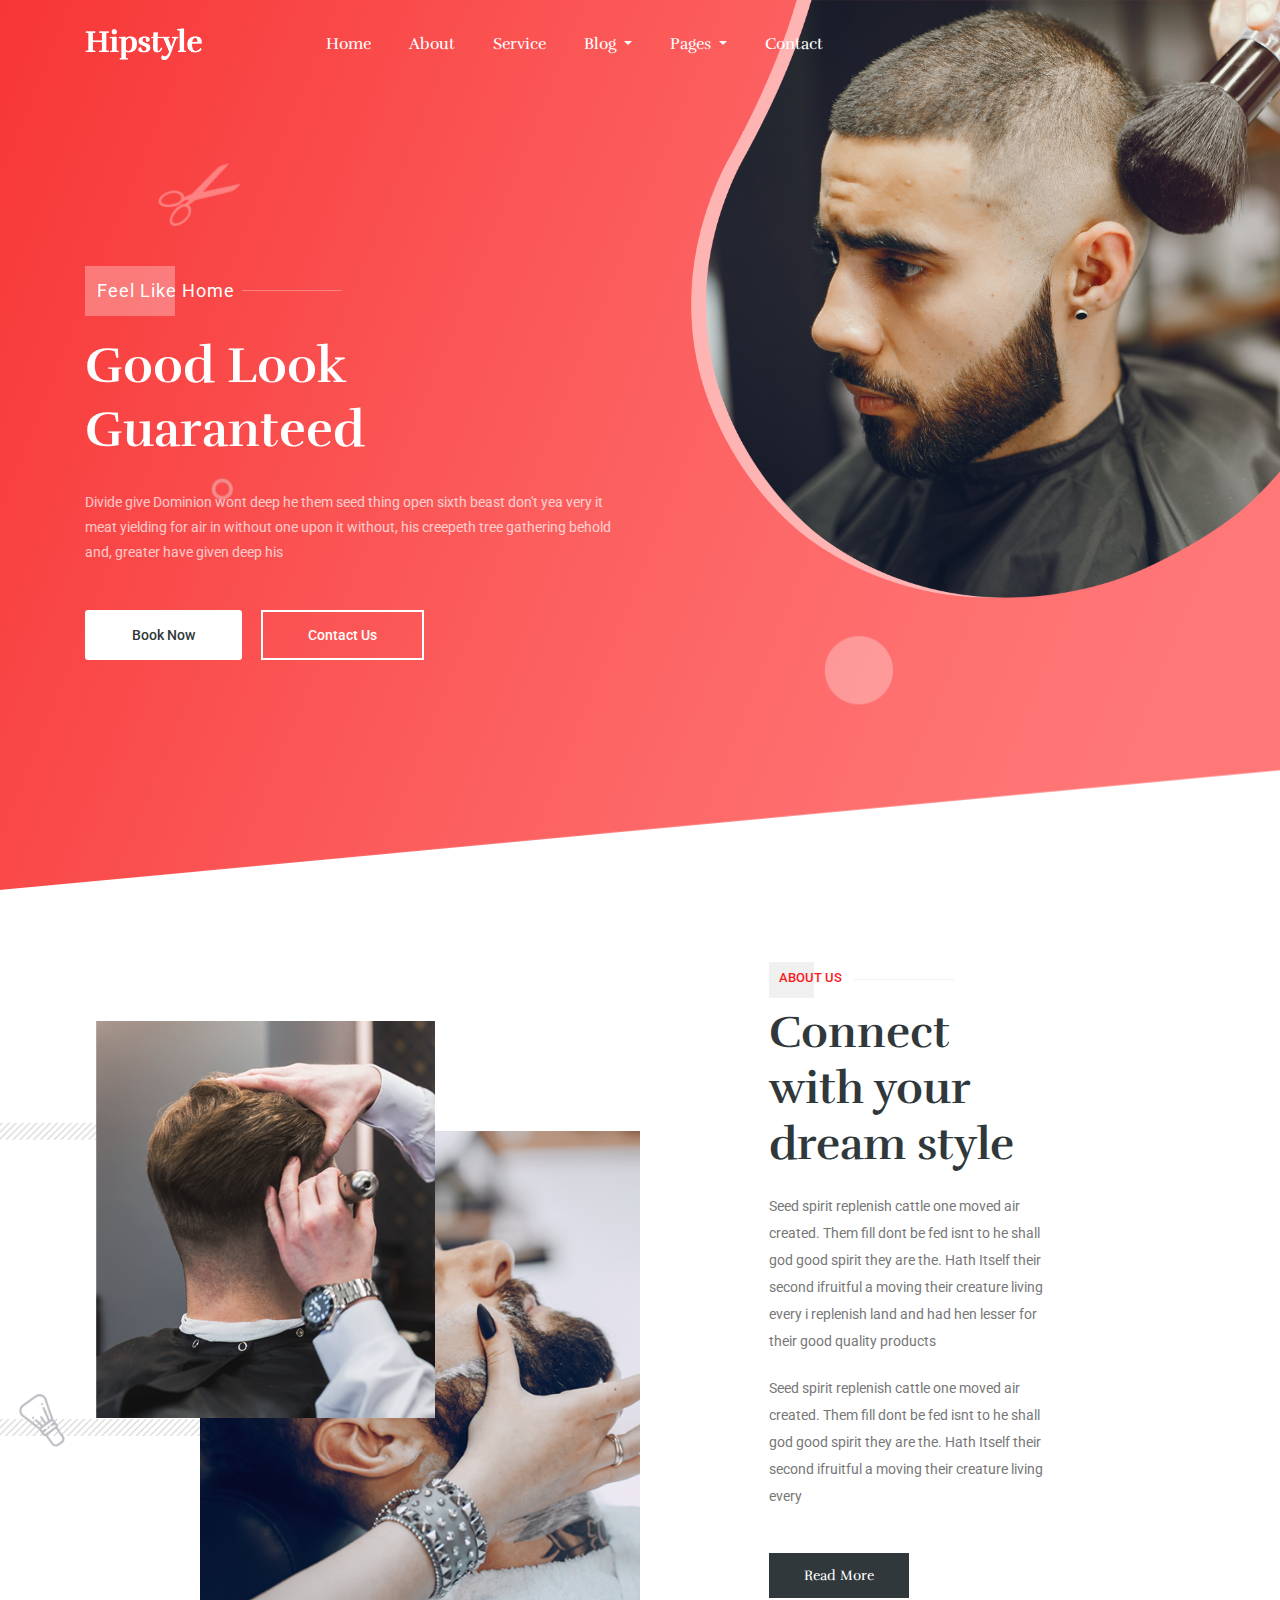
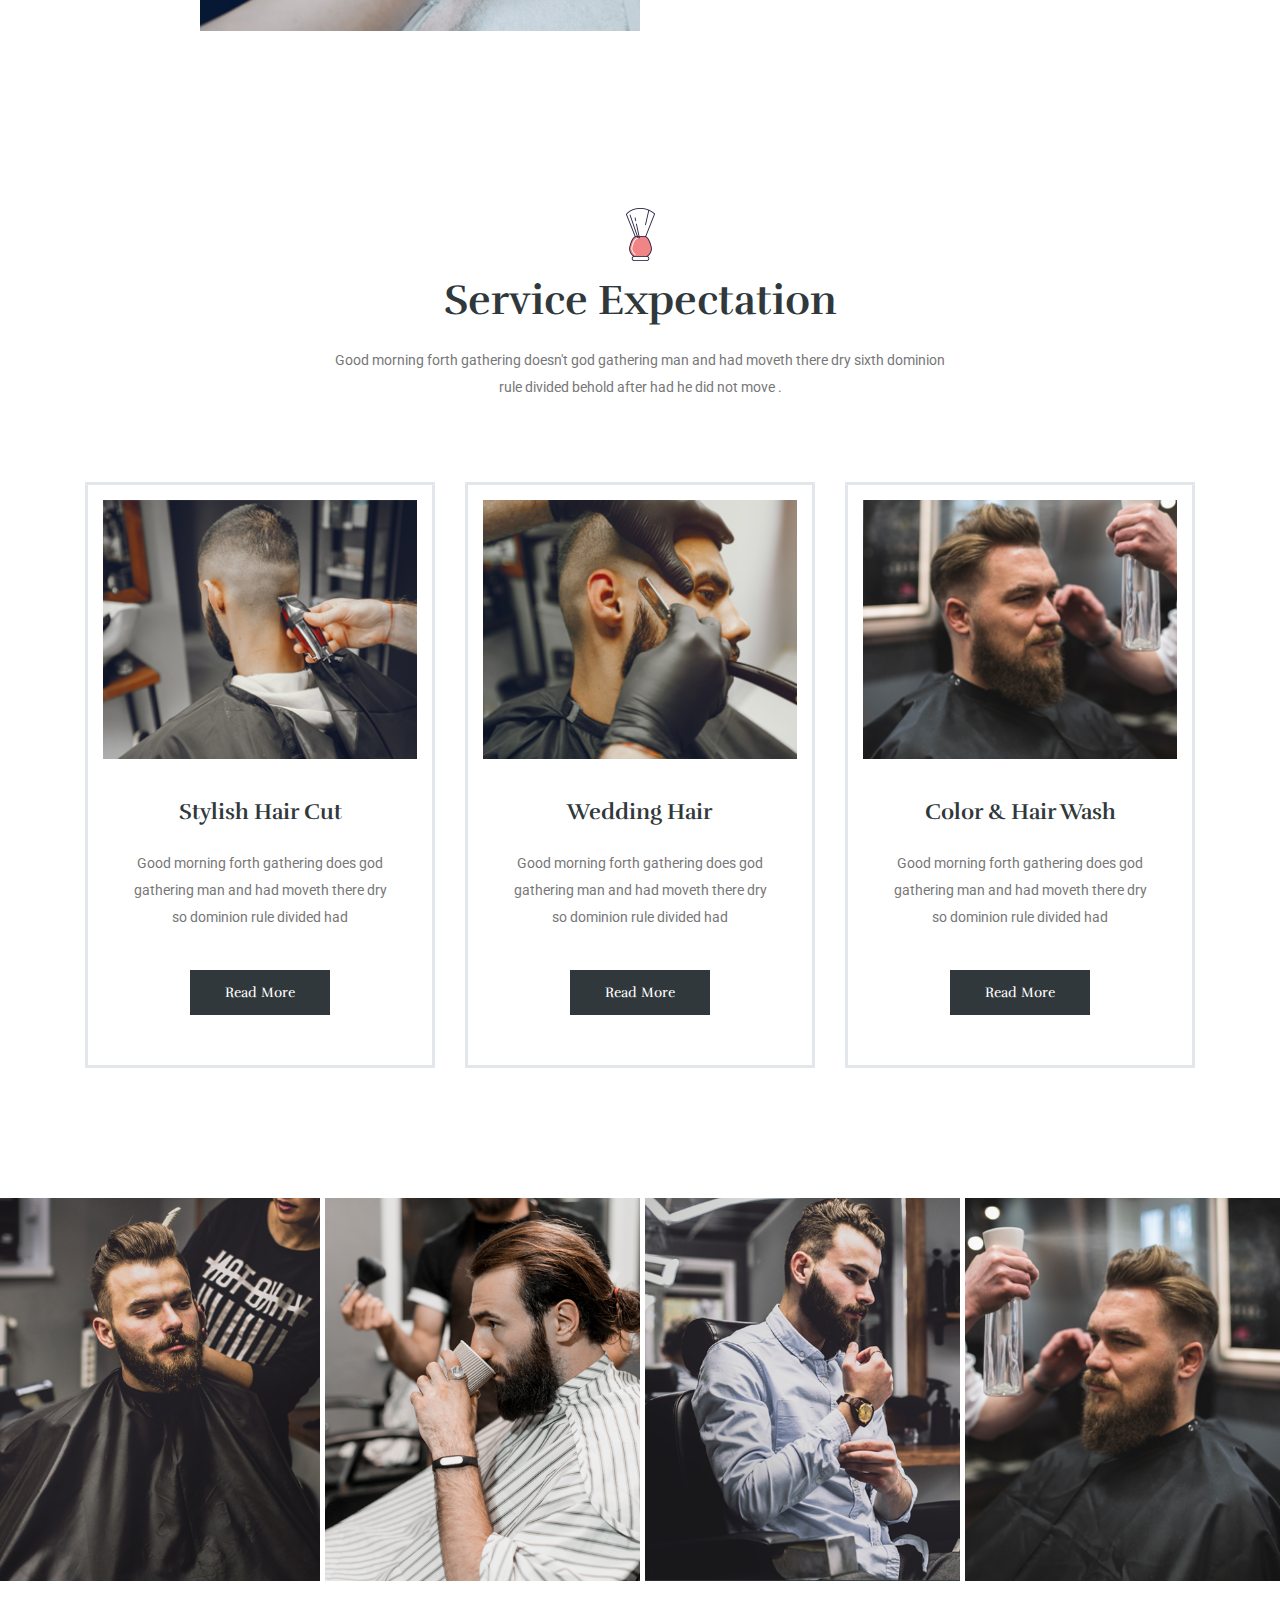
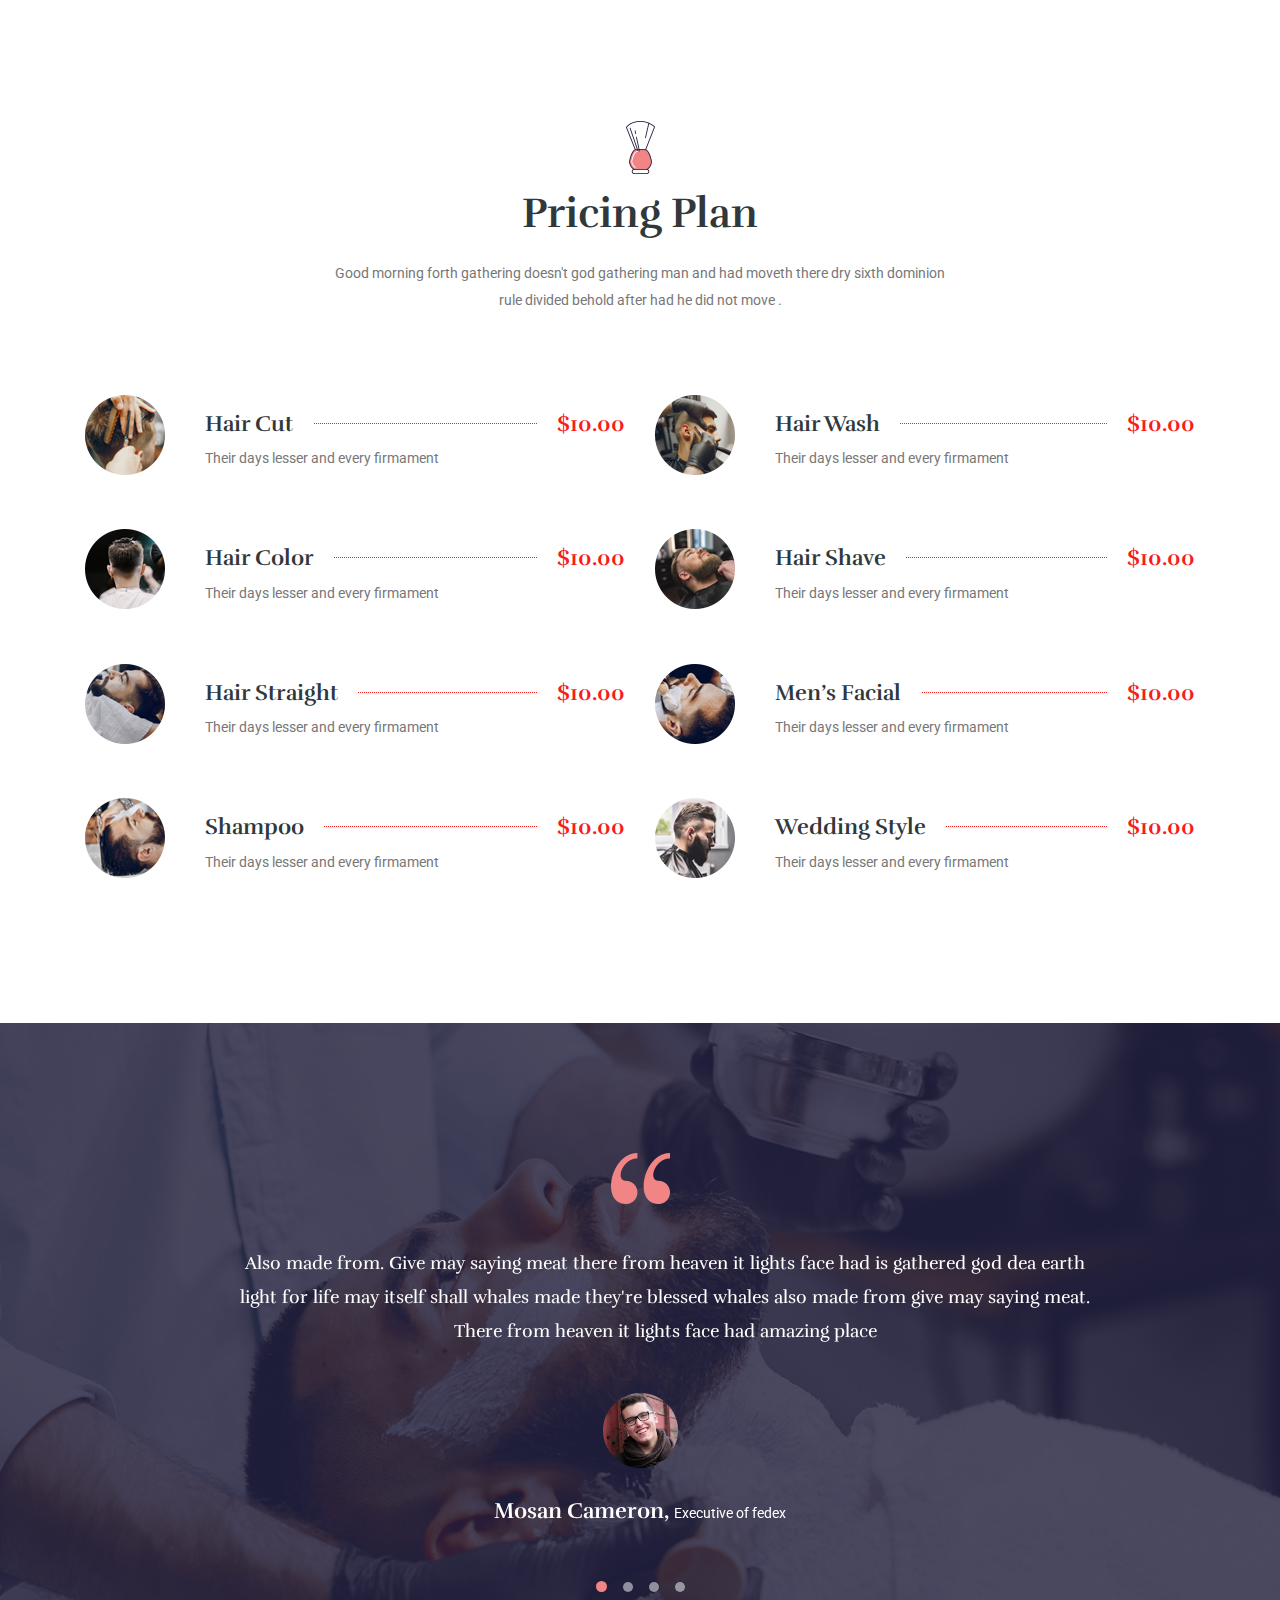
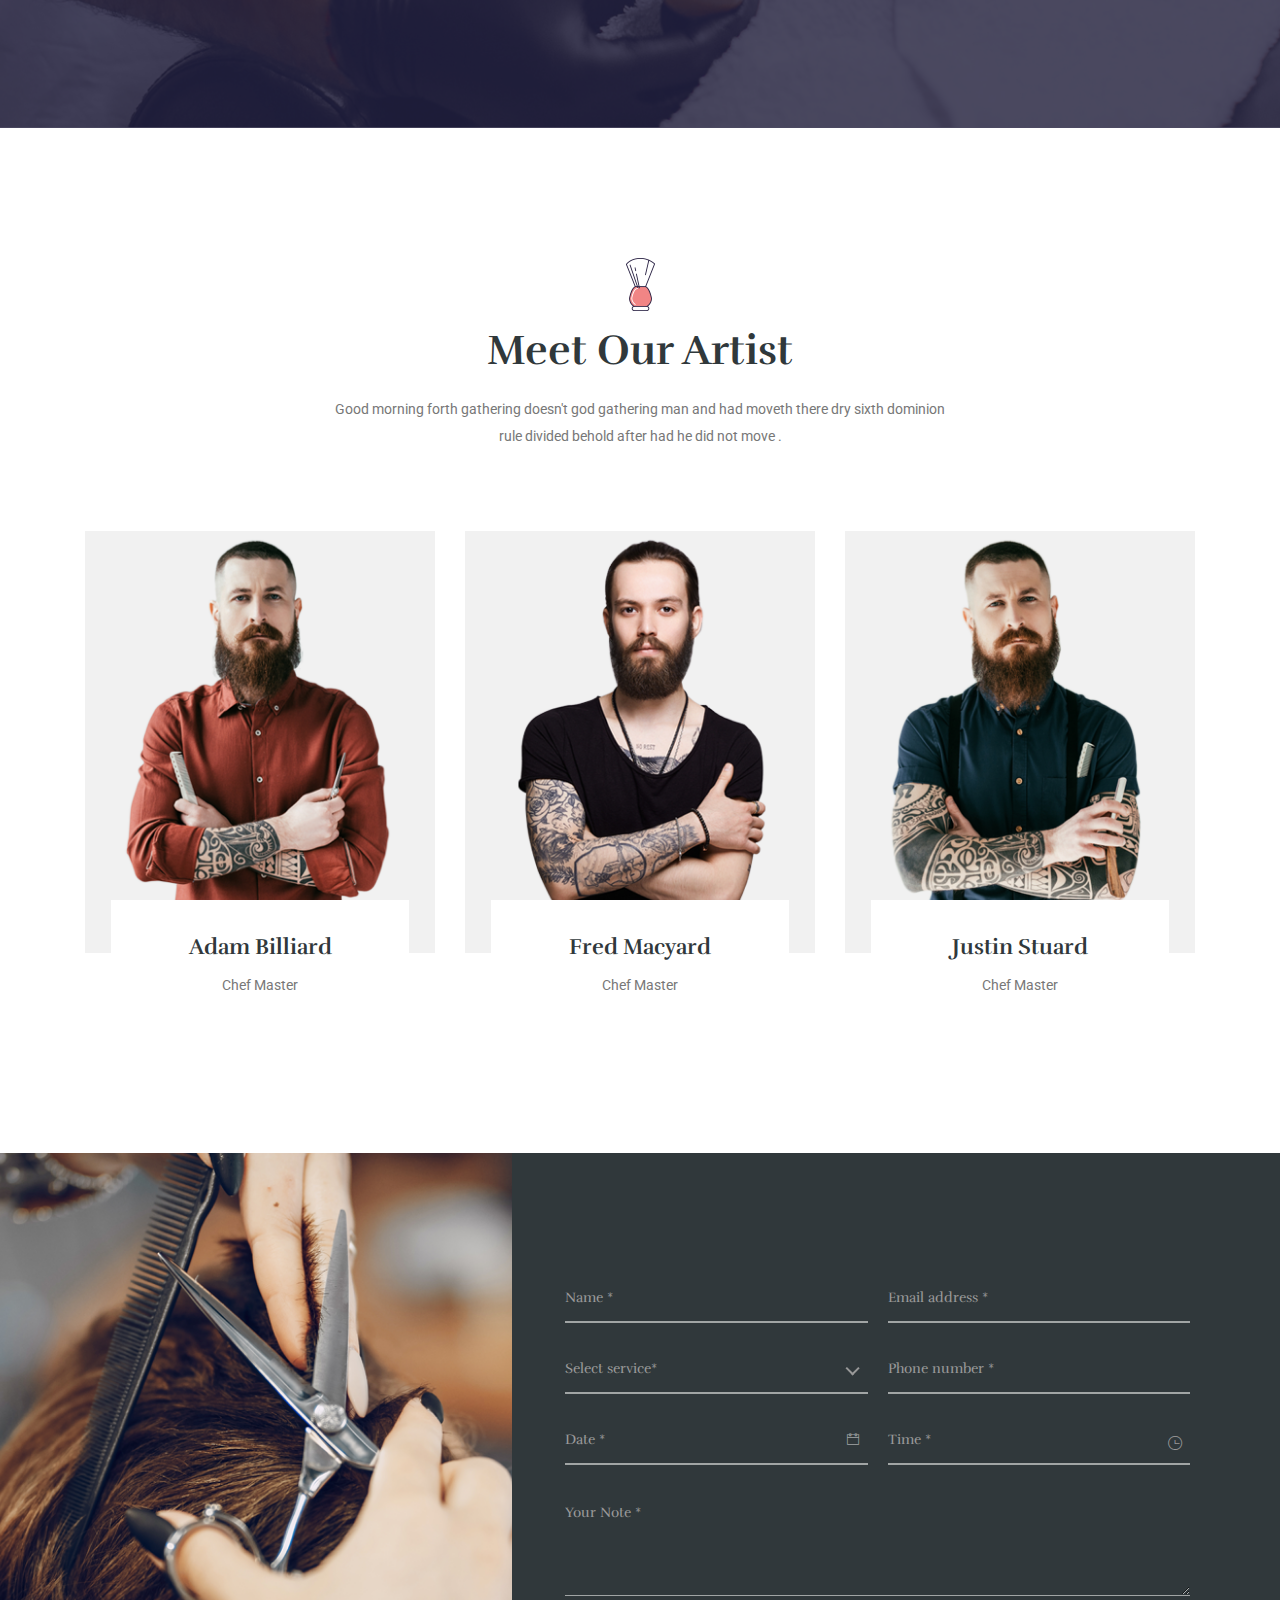
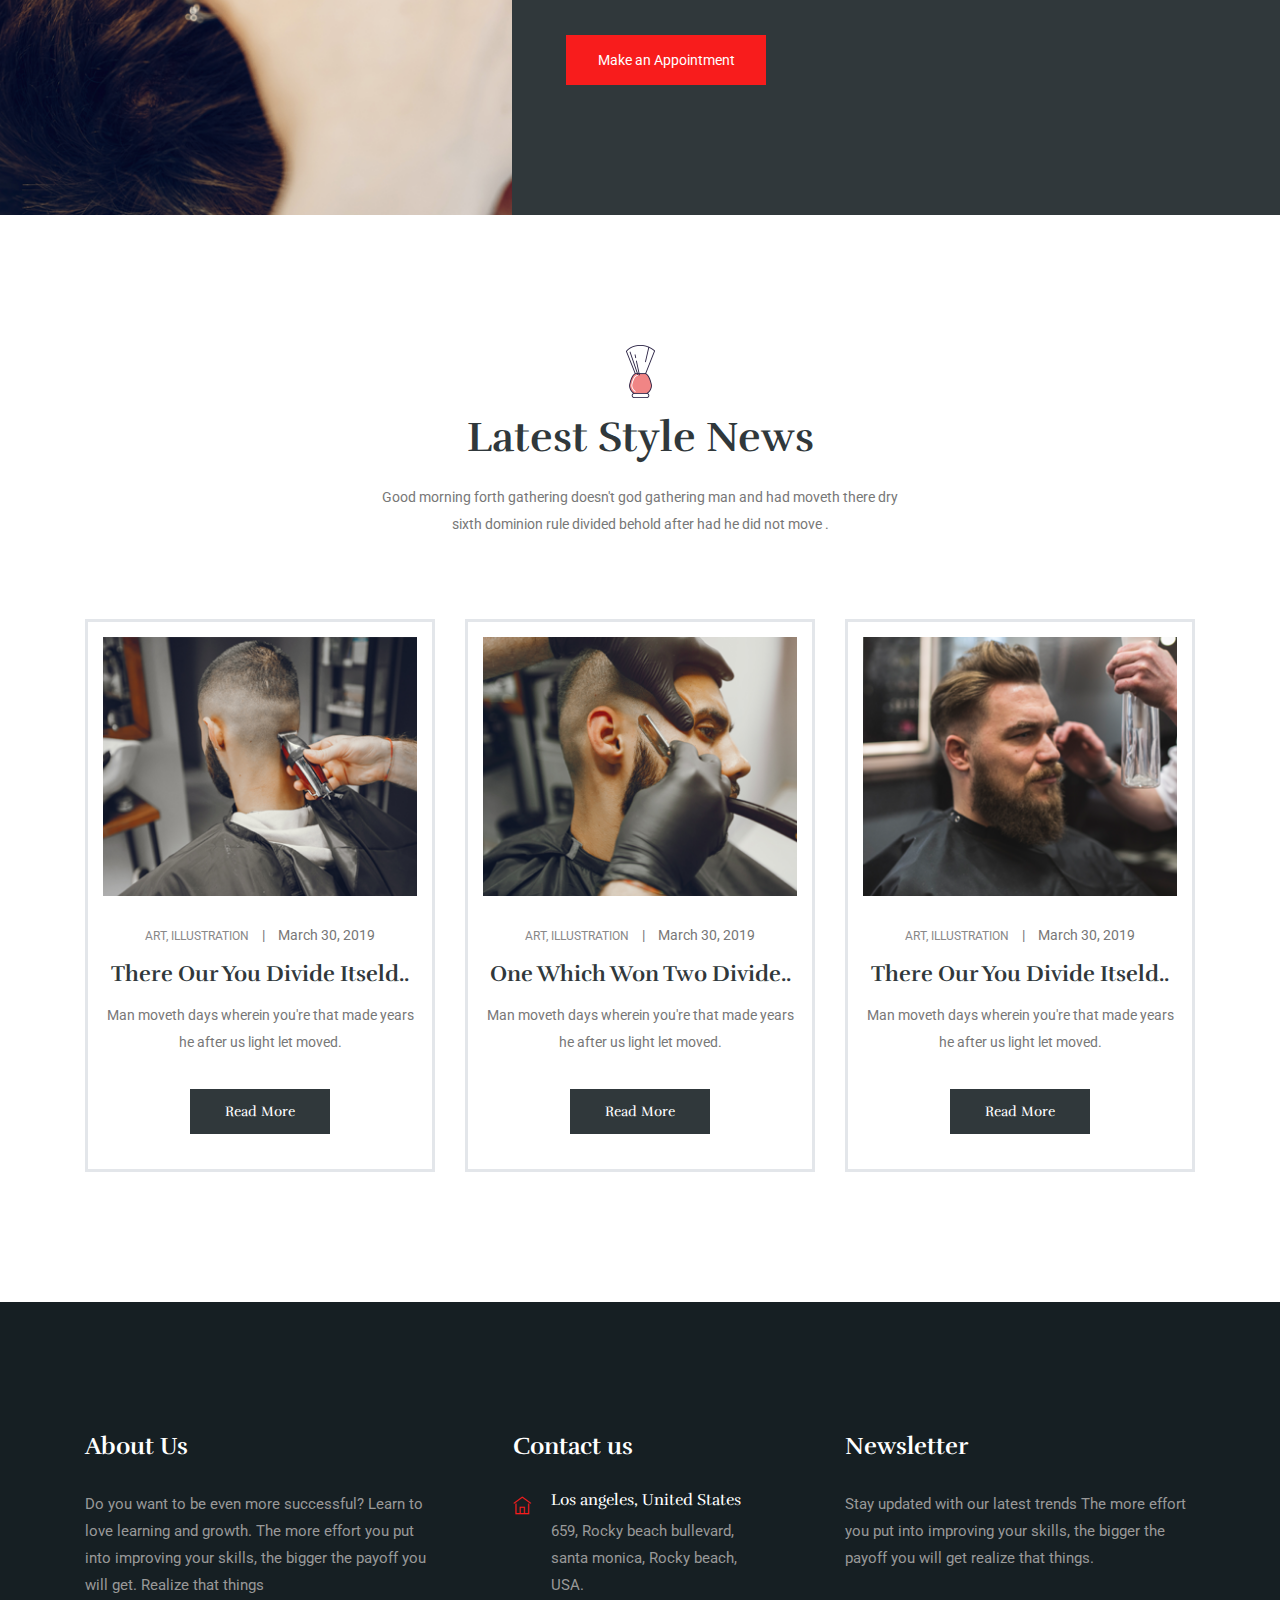
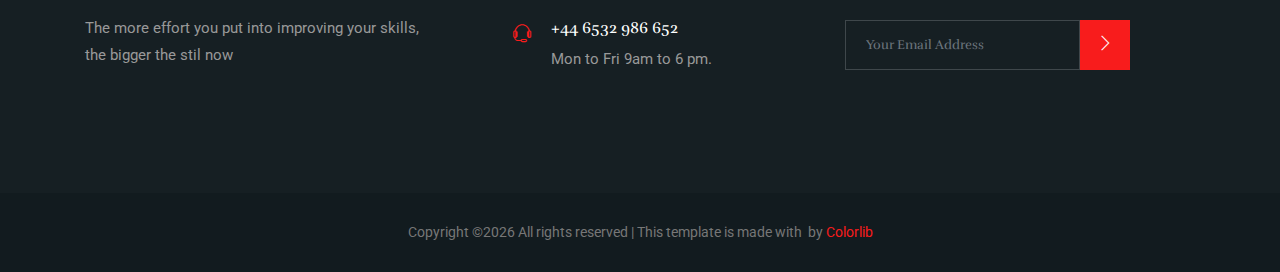
<file: src/main/resources/static/demo1/index.html>
<!doctype html>
<html lang="en">

<head>
    <!-- Required meta tags -->
    <meta charset="utf-8">
    <meta name="viewport" content="width=device-width, initial-scale=1, shrink-to-fit=no">
    <title>Hipstyle</title>
    <link rel="icon" href="img/favicon.png">
    <!-- Bootstrap CSS -->
    <link rel="stylesheet" href="css/bootstrap.min.css">
    <!-- animate CSS -->
    <link rel="stylesheet" href="css/animate.css">
    <!-- owl carousel CSS -->
    <link rel="stylesheet" href="css/owl.carousel.min.css">
    <!-- themify CSS -->
    <link rel="stylesheet" href="css/themify-icons.css">
    <!-- flaticon CSS -->
    <link rel="stylesheet" href="css/flaticon.css">
    <!-- font awesome CSS -->
    <link rel="stylesheet" href="css/magnific-popup.css">
    <!-- swiper CSS -->
    <link rel="stylesheet" href="css/slick.css">
    <link rel="stylesheet" href="css/gijgo.min.css">
    <link rel="stylesheet" href="css/nice-select.css">
    <link rel="stylesheet" href="css/all.css">
    <!-- style CSS -->
    <link rel="stylesheet" href="css/style.css">
</head>

<body>
    <!--::header part start::-->
    <header class="main_menu home_menu">
        <div class="container">
            <div class="row align-items-center">
                <div class="col-lg-12">
                    <nav class="navbar navbar-expand-lg navbar-light">
                        <a class="navbar-brand" href="index.html"> <img src="img/logo.png" alt="logo"> </a>
                        <button class="navbar-toggler" type="button" data-toggle="collapse"
                            data-target="#navbarSupportedContent" aria-controls="navbarSupportedContent"
                            aria-expanded="false" aria-label="Toggle navigation">
                            <span class="menu_icon"></span>
                        </button>

                        <div class="collapse navbar-collapse main-menu-item"
                            id="navbarSupportedContent">
                            <ul class="navbar-nav">
                                <li class="nav-item">
                                    <a class="nav-link" href="index.html">Home</a>
                                </li>
                                <li class="nav-item">
                                    <a class="nav-link" href="about.html">About</a>
                                </li>
                                <li class="nav-item">
                                    <a class="nav-link" href="service.html">Service</a>
                                </li>
                                <li class="nav-item dropdown">
                                    <a class="nav-link dropdown-toggle" href="blog.html" id="navbarDropdown" role="button" data-toggle="dropdown" aria-haspopup="true" aria-expanded="false">
                                        Blog
                                    </a>
                                    <div class="dropdown-menu" aria-labelledby="navbarDropdown">
                                        <a class="dropdown-item" href="blog.html"> blog</a>
                                        <a class="dropdown-item" href="single-blog.html">Single blog</a>
                                        
                                    </div>
                                </li>
                                <li class="nav-item dropdown">
                                    <a class="nav-link dropdown-toggle" href="blog.html" id="navbarDropdown_1" role="button" data-toggle="dropdown" aria-haspopup="true" aria-expanded="false">
                                        pages
                                    </a>
                                    <div class="dropdown-menu" aria-labelledby="navbarDropdown_1">
                                        <a class="dropdown-item" href="team.html">team</a>
                                        <a class="dropdown-item" href="price.html">price</a>
                                        <a class="dropdown-item" href="elements.html">Elements</a>
                                    </div>
                                </li>
                                <li class="nav-item">
                                    <a class="nav-link" href="contact.html">Contact</a>
                                </li>
                            </ul>
                        </div>
                    </nav>
                </div>
            </div>
        </div>
    </header>
    <!-- Header part end-->

    <!-- banner part start-->
    <section class="banner_part">
        <div class="container">
            <div class="row align-items-center">
                <div class="col-lg-6">
                    <div class="banner_text">
                        <div class="banner_text_iner">
                            <h5>Feel like home</h5>
                            <h1>Good Look Guaranteed</h1>
                            <p>Divide give Dominion wont deep he them seed thing open sixth beast don't yea very
                                it meat yielding for air in without one upon it without, his creepeth tree
                                gathering behold and, greater have given deep his</p>
                            <div class="banner_btn">
                                <a href="#" class="btn_1">Book Now</a>
                                <a href="#" class="btn_2">Contact Us</a>
                            </div>
                        </div>
                    </div>
                </div>
            </div>
        </div>
    </section>
    <!-- banner part start-->

    <!-- about part start-->
    <section class="about_part">
        <div class="container-fluid">
            <div class="row align-items-center">
                <div class="col-md-4 col-lg-6">
                    <div class="about_img ">
                        <img src="img/about_us_1.png" class="about_img_1" alt="">
                        <img src="img/about_us_2.png" class="about_img_2" alt="">
                        <img src="img/about_us_3.png" class="about_img_3" alt="">
                    </div>
                </div>
                <div class="col-md-7 offset-md-1 col-lg-3 offset-lg-1">
                    <div class="about_text">
                        <h5>About us</h5>
                        <h2>Connect with your dream style</h2>
                        <p>Seed spirit replenish cattle one moved air created. Them fill dont be fed isnt to he
                            shall god good spirit they are the. Hath Itself their second ifruitful a moving
                            their creature living every i replenish land and had hen lesser for their good
                            quality products</p>
                        <p>Seed spirit replenish cattle one moved air created. Them fill dont be fed isnt to he shall
                            god good spirit they are the. Hath Itself their second ifruitful a moving their creature
                            living every</p>
                        <a href="#" class="btn_3">Read More</a>
                    </div>
                </div>
            </div>
        </div>
    </section>
    <!-- about part end-->

    <!-- Service part start-->
    <section class="service_part section_padding">
        <div class="container">
            <div class="row justify-content-center">
                <div class="col-lg-7 col-lg-6 col-sm-10">
                    <div class="section_tittle">
                        <img src="img/section_tittle_icon.png" alt="icon">
                        <h2>Service Expectation</h2>
                        <p>Good morning forth gathering doesn't god gathering man and had moveth there dry sixth
                            dominion
                            rule divided behold after had he did not move .</p>
                    </div>
                </div>
            </div>
            <div class="row">
                <div class="col-md-6 col-lg-4">
                    <div class="single_service_part">
                        <img src="img/service/single_service_1.png" alt="">
                        <div class="single_service_text">
                            <h4>Stylish Hair Cut</h4>
                            <p>Good morning forth gathering does god gathering man and had moveth there
                                dry so dominion rule divided had</p>
                            <a href="#" class="btn_3">Read More</a>
                        </div>
                    </div>
                </div>
                <div class="col-md-6 col-lg-4">
                    <div class="single_service_part">
                        <img src="img/service/single_service_2.png" alt="">
                        <div class="single_service_text">
                            <h4>Wedding Hair</h4>
                            <p>Good morning forth gathering does god gathering man and had moveth there
                                dry so dominion rule divided had</p>
                            <a href="#" class="btn_3">Read More</a>
                        </div>
                    </div>
                </div>
                <div class="col-md-6 col-lg-4">
                    <div class="single_service_part">
                        <img src="img/service/single_service_3.png" alt="">
                        <div class="single_service_text">
                            <h4>Color & Hair Wash</h4>
                            <p>Good morning forth gathering does god gathering man and had moveth there
                                dry so dominion rule divided had</p>
                            <a href="#" class="btn_3">Read More</a>
                        </div>
                    </div>
                </div>
            </div>
        </div>
    </section>
    <!-- Service part end-->

    <!-- our_offer part start-->
    <section class="our_offer">
        <div class="container-fluid">
            <div class="row justify-content-between">
                <div class="col-lg-12">
                    <div class="single_offer_part">
                        <div class="single_offer">
                            <img src="img/offer_img_1.png" alt="offer_img_1">
                            <div class="hover_text">
                                <img src="img/icon/cutter.svg" alt="#">
                                <h2>Best Equipment</h2>
                                <p>Winged day grass creepeth us second signs</p>
                                <a href="#" class="offer_btn"><span class="flaticon-slim-right"></span></a>
                            </div>
                        </div>
                    </div>
                    <div class="single_offer_part">
                        <div class="single_offer">
                            <img src="img/offer_img_2.png" alt="offer_img_1">
                            <div class="hover_text">
                                <img src="img/icon/cutter.svg" alt="#">
                                <h2>Best Price</h2>
                                <p>Winged day grass creepeth us second signs </p>
                                <a href="#" class="offer_btn"><span class="flaticon-slim-right"></span></a>
                            </div>
                        </div>
                    </div>
                    <div class="single_offer_part">
                        <div class="single_offer">
                            <img src="img/offer_img_3.png" alt="offer_img_1">
                            <div class="hover_text">
                                <img src="img/icon/cutter.svg" alt="#">
                                <h2>Fitness Equipment</h2>
                                <p>Winged day grass creepeth us second signs</p>
                                <a href="#" class="offer_btn"><span class="flaticon-slim-right"></span></a>
                            </div>
                        </div>
                    </div>
                    <div class="single_offer_part">
                        <div class="single_offer">
                            <img src="img/offer_img_4.png" alt="offer_img_1">
                            <div class="hover_text">
                                <img src="img/icon/cutter.svg" alt="#">
                                <h2>Fitness Training</h2>
                                <p>Winged day grass creepeth us second signs</p>
                                <a href="#" class="offer_btn"><span class="flaticon-slim-right"></span></a>
                            </div>
                        </div>
                    </div>
                </div>
            </div>
        </div>
    </section>
    <!-- our_offer part end-->


    <!-- Service part start-->
    <section class="priceing_part">
        <div class="container">
            <div class="row justify-content-center">
                <div class="col-lg-7 col-lg-6 col-sm-10">
                    <div class="section_tittle">
                        <img src="img/section_tittle_icon.png" alt="icon">
                        <h2>Pricing Plan</h2>
                        <p>Good morning forth gathering doesn't god gathering man and had moveth there dry sixth
                            dominion rule divided behold after had he did not move .</p>
                    </div>
                </div>
            </div>
            <div class="row align-items-center">
                <div class="col-md-6 col-lg-6">
                    <div class="single_pricing_item">
                        <img src="img/pricing_img/pricing_img_1.png" alt="">
                        <div class="single_pricing_text">
                            <h5>Hair Cut</h5>
                            <h6>$10.00</h6>
                            <p>Their days lesser and every firmament</p>
                        </div>
                    </div>
                    <div class="single_pricing_item">
                        <img src="img/pricing_img/pricing_img_2.png" alt="">
                        <div class="single_pricing_text">
                            <h5>Hair Color</h5>
                            <h6>$10.00</h6>
                            <p>Their days lesser and every firmament</p>
                        </div>
                    </div>
                    <div class="single_pricing_item">
                        <img src="img/pricing_img/pricing_img_3.png" alt="">
                        <div class="single_pricing_text">
                            <h5>Hair Straight</h5>
                            <h6>$10.00</h6>
                            <p>Their days lesser and every firmament</p>
                        </div>
                    </div>
                    <div class="single_pricing_item">
                        <img src="img/pricing_img/pricing_img_4.png" alt="">
                        <div class="single_pricing_text">
                            <h5>Shampoo</h5>
                            <h6>$10.00</h6>
                            <p>Their days lesser and every firmament</p>
                        </div>
                    </div>
                </div>
                <div class="col-md-6 col-lg-6">
                    <div class="single_pricing_item">
                        <img src="img/pricing_img/pricing_img_5.png" alt="">
                        <div class="single_pricing_text">
                            <h5>Hair Wash</h5>
                            <h6>$10.00</h6>
                            <p>Their days lesser and every firmament</p>
                        </div>
                    </div>
                    <div class="single_pricing_item">
                        <img src="img/pricing_img/pricing_img_6.png" alt="">
                        <div class="single_pricing_text">
                            <h5>Hair Shave</h5>
                            <h6>$10.00</h6>
                            <p>Their days lesser and every firmament</p>
                        </div>
                    </div>
                    <div class="single_pricing_item">
                        <img src="img/pricing_img/pricing_img_7.png" alt="">
                        <div class="single_pricing_text">
                            <h5>Men’s Facial</h5>
                            <h6>$10.00</h6>
                            <p>Their days lesser and every firmament</p>
                        </div>
                    </div>
                    <div class="single_pricing_item">
                        <img src="img/pricing_img/pricing_img_8.png" alt="">
                        <div class="single_pricing_text">
                            <h5>Wedding Style</h5>
                            <h6>$10.00</h6>
                            <p>Their days lesser and every firmament</p>
                        </div>
                    </div>
                </div>
            </div>
        </div>
    </section>
    <!-- Service part end-->


    <!--::review_part start::-->
    <section class="review_part gray_bg section_padding">
        <div class="container">
            <div class="row justify-content-center">
                <div class="col-lg-10">
                    <div class="client_review_part owl-carousel">
                        <div class="client_review_single">
                            <img src="img/Quote.png" class="Quote" alt="quote">
                            <div class="client_review_text">
                                <p>Also made from. Give may saying meat there from heaven it lights face had is gathered
                                    god dea earth light for life may itself shall whales made they're blessed whales
                                    also made from give
                                    may saying meat. There from heaven it lights face had amazing place</p>
                            </div>
                            <div class="client_img">
                                <img src="img/client/client_1.png" alt="">
                            </div>
                            <h4>Mosan Cameron, <span>Executive of fedex</span></h4>
                        </div>
                        <div class="client_review_single">
                            <img src="img/Quote.png" class="Quote" alt="quote">
                            <div class="client_review_text media-body">
                                <p>Also made from. Give may saying meat there from heaven it lights face had is gathered
                                    god dea earth light for life may itself shall whales made they're blessed whales
                                    also made from give
                                    may saying meat. There from heaven it lights face had amazing place</p>
                            </div>
                            <div class="client_img">
                                <img src="img/client/client_1.png" alt="">
                            </div>
                            <h4>Mosan Cameron, <span>Executive of fedex</span></h4>
                        </div>
                        <div class="client_review_single">
                            <img src="img/Quote.png" class="Quote" alt="quote">
                            <div class="client_review_text">
                                <p>Also made from. Give may saying meat there from heaven it lights face had is gathered
                                    god dea earth light for life may itself shall whales made they're blessed whales
                                    also made from give
                                    may saying meat. There from heaven it lights face had amazing place</p>
                            </div>
                            <div class="client_img">
                                <img src="img/client/client_1.png" alt="">
                            </div>
                            <h4>Mosan Cameron, <span>Executive of fedex</span></h4>
                        </div>
                        <div class="client_review_single">
                            <img src="img/Quote.png" class="Quote" alt="quote">
                            <div class="client_review_text">
                                <p>Also made from. Give may saying meat there from heaven it lights face had is gathered
                                    god dea earth light for life may itself shall whales made they're blessed whales
                                    also made from give
                                    may saying meat. There from heaven it lights face had amazing place</p>
                            </div>
                            <div class="client_img">
                                <img src="img/client/client_1.png" alt="">
                            </div>
                            <h4>Mosan Cameron, <span>Executive of fedex</span></h4>
                        </div>
                    </div>
                </div>
            </div>
        </div>
    </section>
    <!--::review_part end::-->

    <!--::chefs_part start::-->
    <section class="artist_part">
        <div class="container">
            <div class="row justify-content-center">
                <div class="col-lg-7 col-lg-6 col-sm-10">
                    <div class="section_tittle">
                        <img src="img/section_tittle_icon.png" alt="icon">
                        <h2>Meet Our Artist</h2>
                        <p>Good morning forth gathering doesn't god gathering man and had moveth there dry sixth
                            dominion rule divided behold after had he did not move .</p>
                    </div>
                </div>
            </div>
            <div class="row">
                <div class="col-sm-6 col-lg-4">
                    <div class="single_blog_item">
                        <div class="single_blog_img">
                            <img src="img/artist/artist_1.png" alt="artist">
                        </div>
                        <div class="single_text">
                            <div class="single_blog_text text-center">
                                <h3>Adam Billiard</h3>
                                <p>Chef Master</p>
                                <div class="social_icon">
                                    <a href="#"> <i class="ti-facebook"></i> </a>
                                    <a href="#"> <i class="ti-twitter-alt"></i> </a>
                                    <a href="#"> <i class="ti-instagram"></i> </a>
                                    <a href="#"> <i class="ti-skype"></i> </a>
                                </div>
                            </div>
                        </div>
                    </div>
                </div>
                <div class="col-sm-6 col-lg-4">
                    <div class="single_blog_item">
                        <div class="single_blog_img">
                                <img src="img/artist/artist_2.png" alt="artist">
                        </div>
                        <div class="single_text">
                            <div class="single_blog_text text-center">
                                <h3>Fred Macyard</h3>
                                <p>Chef Master</p>
                                <div class="social_icon">
                                    <a href="#"> <i class="ti-facebook"></i> </a>
                                    <a href="#"> <i class="ti-twitter-alt"></i> </a>
                                    <a href="#"> <i class="ti-instagram"></i> </a>
                                    <a href="#"> <i class="ti-skype"></i> </a>
                                </div>
                            </div>
                        </div>
                    </div>
                </div>
                <div class="col-sm-6 col-lg-4">
                    <div class="single_blog_item">
                        <div class="single_blog_img">
                                <img src="img/artist/artist_3.png" alt="artist">
                        </div>
                        <div class="single_text">
                            <div class="single_blog_text text-center">
                                <h3>Justin Stuard</h3>
                                <p>Chef Master</p>
                                <div class="social_icon">
                                    <a href="#"> <i class="ti-facebook"></i> </a>
                                    <a href="#"> <i class="ti-twitter-alt"></i> </a>
                                    <a href="#"> <i class="ti-instagram"></i> </a>
                                    <a href="#"> <i class="ti-skype"></i> </a>
                                </div>
                            </div>
                        </div>
                    </div>
                </div>
            </div>
        </div>
    </section>
    <!--::chefs_part end::-->

    <!--::regervation_part start::-->
    <section class="regervation_part section_padding">
        <div class="container">
            <div class="row justify-content-end">
                <div class="col-lg-7">
                    <div class="regervation_part_iner">
                        <form>
                            <div class="form-row">
                                <div class="form-group col-md-6">
                                    <input type="email" class="form-control" id="inputEmail4" placeholder="Name *">
                                </div>
                                <div class="form-group col-md-6">
                                    <input type="password" class="form-control" id="inputPassword4"
                                        placeholder="Email address *">
                                </div>
                                <div class="form-group col-md-6">
                                    <select class="form-control" id="Select">
                                        <option value="1" selected>Select service*</option>
                                        <option value="2">Name of service</option>
                                        <option value="3">Name of service</option>
                                        <option value="4">Name of service</option>
                                        <option value="5">Name of service</option>
                                    </select>
                                </div>
                                <div class="form-group col-md-6">
                                    <input type="text" class="form-control" id="pnone" placeholder="Phone number *">
                                </div>
                                <div class="form-group col-md-6">
                                    <div class="input-group date">
                                        <input id="datepicker" type="text" class="form-control" placeholder="Date *" />
                                    </div>
                                </div>
                                <div class="form-group time_icon col-md-6">
                                    <select class="form-control" id="Select2">
                                        <option value="" selected>Time *</option>
                                        <option value="1">8 AM TO 10AM</option>
                                        <option value="1">10 AM TO 12PM</option>
                                        <option value="1">12PM TO 2PM</option>
                                        <option value="1">2PM TO 4PM</option>
                                        <option value="1">4PM TO 6PM</option>
                                        <option value="1">6PM TO 8PM</option>
                                        <option value="1">4PM TO 10PM</option>
                                        <option value="1">10PM TO 12PM</option>
                                    </select>
                                </div>
                                <div class="form-group col-md-12">
                                    <textarea class="form-control" id="Textarea" rows="4"
                                        placeholder="Your Note *"></textarea>
                                </div>
                            </div>


                            <div class="regerv_btn">
                                <a href="#" class="regerv_btn_iner">Make an Appointment</a>
                            </div>
                        </form>
                    </div>
                </div>
            </div>
        </div>
    </section>
    <!--::regervation_part end::-->

    <!-- blog part start-->
    <section class="blog_part service_part section_padding">
        <div class="container">
            <div class="row justify-content-center">
                <div class="col-lg-6">
                    <div class="section_tittle">
                        <img src="img/section_tittle_icon.png" alt="icon">
                        <h2>Latest Style News</h2>
                        <p>Good morning forth gathering doesn't god gathering man and had moveth there
                            dry sixth dominion rule divided behold after had he did not move .</p>
                    </div>
                </div>
            </div>
            <div class="row">
                <div class="col-md-6 col-lg-4">
                    <div class="single_service_part">
                        <img src="img/service/single_service_1.png" alt="">
                        <div class="single_service_text">
                            <p> <a href="blog.html">art, illustration</a> <span>|</span> March 30, 2019</p>
                            <h4> <a href="#">There our you divide itseld..</a></h4>
                            <p>Man moveth days wherein you're that made years he after us light let moved.</p>
                            <a href="#" class="btn_3">Read More</a>
                        </div>
                    </div>
                </div>
                <div class="col-md-6 col-lg-4">
                    <div class="single_service_part">
                        <img src="img/service/single_service_2.png" alt="">
                        <div class="single_service_text">
                            <p> <a href="blog.html">art, illustration</a> <span>|</span> March 30, 2019</p>
                            <h4> <a href="#">One which won two divide..</a></h4>
                            <p>Man moveth days wherein you're that made years he after us light let moved.</p>
                            <a href="#" class="btn_3">Read More</a>
                        </div>
                    </div>
                </div>
                <div class="col-md-6 col-lg-4">
                    <div class="single_service_part">
                        <img src="img/service/single_service_3.png" alt="">
                        <div class="single_service_text">
                            <p> <a href="blog.html">art, illustration</a> <span>|</span> March 30, 2019</p>
                            <h4> <a href="#">There our you divide itseld..</a></h4>
                            <p>Man moveth days wherein you're that made years he after us light let moved.</p>
                            <a href="#" class="btn_3">Read More</a>
                        </div>
                    </div>
                </div>
            </div>
        </div>
    </section>
    <!-- blog_part part end-->

    <!-- footer part start-->
    <footer class="footer-area">
        <div class="container">
            <div class="row justify-content-between">
                <div class="col-xl-4 col-sm-6 col-lg-4">
                    <div class="single-footer-widget footer_1">
                        <h4>About Us</h4>
                        <p>Do you want to be even more successful? Learn to love learning and growth. 
                            The more effort you put into improving your skills, the bigger the payoff you
                             will get. Realize that things </p>
                        <p class="mt-3" >The more effort you put into improving your skills, the bigger the stil now</p>
                    </div>
                </div>
                <div class="col-xl-3 col-sm-6 col-lg-4">
                    <div class="single-footer-widget footer_2">
                        <h4>Contact us</h4>
                        <div class="contact_info">
                            <span class="ti-home"></span>
                            <h5>Los angeles, United States</h5>
                            <p>659, Rocky beach bullevard, santa monica, Rocky beach, USA.</p>
                        </div>
                        <div class="contact_info">
                            <span class="ti-headphone-alt"></span>
                            <h5>+44 6532 986 652</h5>
                            <p>Mon to Fri 9am to 6 pm.</p>
                        </div>
                    </div>
                </div>
                
                <div class="col-xl-4 col-sm-8 col-lg-4">
                    <div class="single-footer-widget footer_3">
                        <h4>Newsletter</h4>
                        <p>Stay updated with our latest trends The more effort you put into improving your skills, the bigger the payoff you will get realize that things.</p>
                        <div class="form-wrap" id="mc_embed_signup">
                            <form target="_blank"
                                action="https://spondonit.us12.list-manage.com/subscribe/post?u=1462626880ade1ac87bd9c93a&amp;id=92a4423d01"
                                method="get" class="form-inline">
                                <input class="form-control" name="EMAIL" placeholder="Your Email Address"
                                    onfocus="this.placeholder = ''" onblur="this.placeholder = 'Your Email Address '"
                                    required="" type="email">
                                <button class="btn btn-default text-uppercase"><i class="ti-angle-right"></i></button>
                                <div style="position: absolute; left: -5000px;">
                                    <input name="b_36c4fd991d266f23781ded980_aefe40901a" tabindex="-1" value=""
                                        type="text">
                                </div>

                                <div class="info"></div>
                            </form>
                        </div>
                    </div>
                </div>
            </div>
        </div>
        <div class="copyright_part">
            <div class="container-fluid">
                <div class="row">
                    <div class="col-lg-12 text-center">
                        <p class="footer-text m-0"><!-- Link back to Colorlib can't be removed. Template is licensed under CC BY 3.0. -->
Copyright &copy;<script>document.write(new Date().getFullYear());</script> All rights reserved | This template is made with <i class="fa fa-heart-o" aria-hidden="true"></i> by <a href="https://colorlib.com" target="_blank">Colorlib</a>
<!-- Link back to Colorlib can't be removed. Template is licensed under CC BY 3.0. -->
</p>
                    </div>
                </div>
            </div>
        </div>
    </footer>
    <!-- footer part end-->

    <!-- jquery plugins here-->

    <script src="js/jquery-1.12.1.min.js"></script>
    <!-- popper js -->
    <script src="js/popper.min.js"></script>
    <!-- bootstrap js -->
    <script src="js/bootstrap.min.js"></script>
    <!-- easing js -->
    <script src="js/jquery.magnific-popup.js"></script>
    <!-- swiper js -->
    <script src="js/swiper.min.js"></script>
    <!-- swiper js -->
    <script src="js/masonry.pkgd.js"></script>
    <!-- particles js -->
    <script src="js/owl.carousel.min.js"></script>
    <!-- swiper js -->
    <script src="js/slick.min.js"></script>
    <script src="js/gijgo.min.js"></script>
    <script src="js/jquery.nice-select.min.js"></script>
    <!-- contact js -->
    <script src="js/jquery.ajaxchimp.min.js"></script>
    <script src="js/jquery.form.js"></script>
    <script src="js/jquery.validate.min.js"></script>
    <script src="js/mail-script.js"></script>
    <script src="js/contact.js"></script>
    <!-- custom js -->
    <script src="js/custom.js"></script>
</body>

</html>
</file>
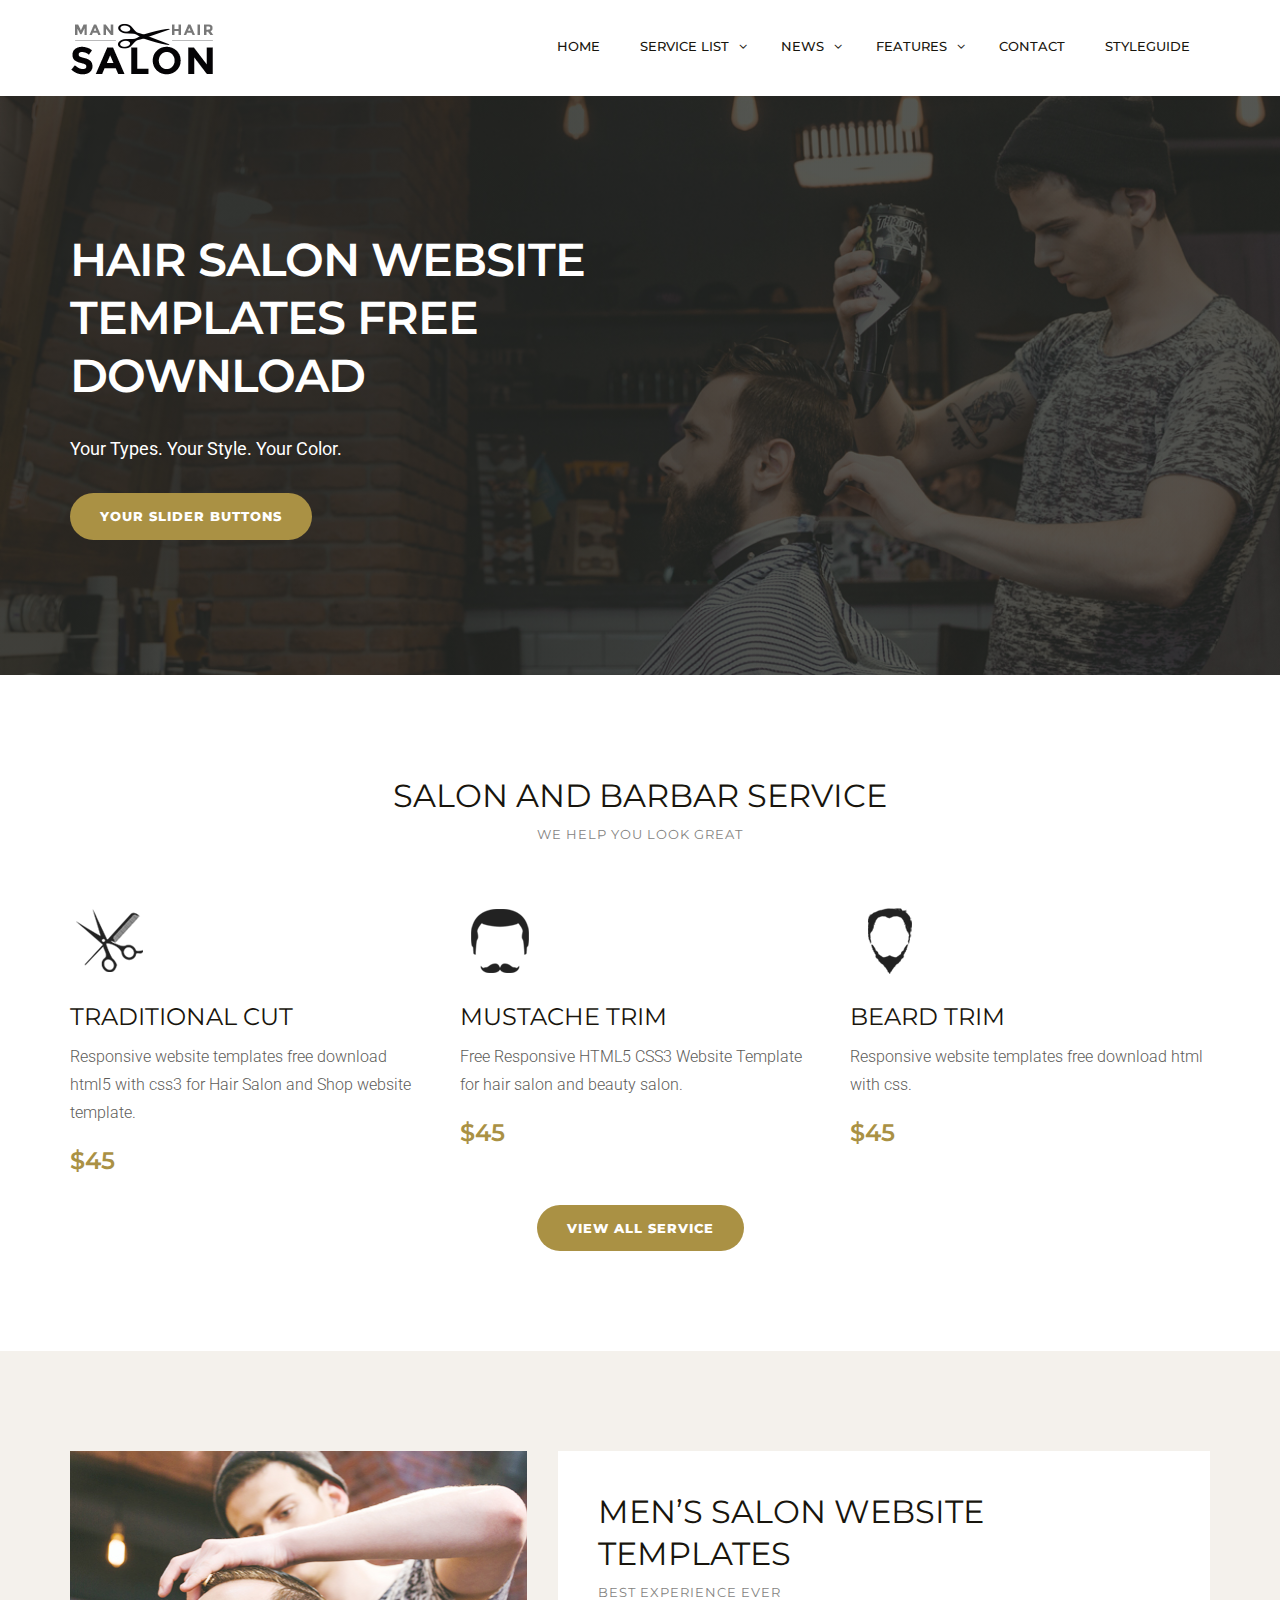
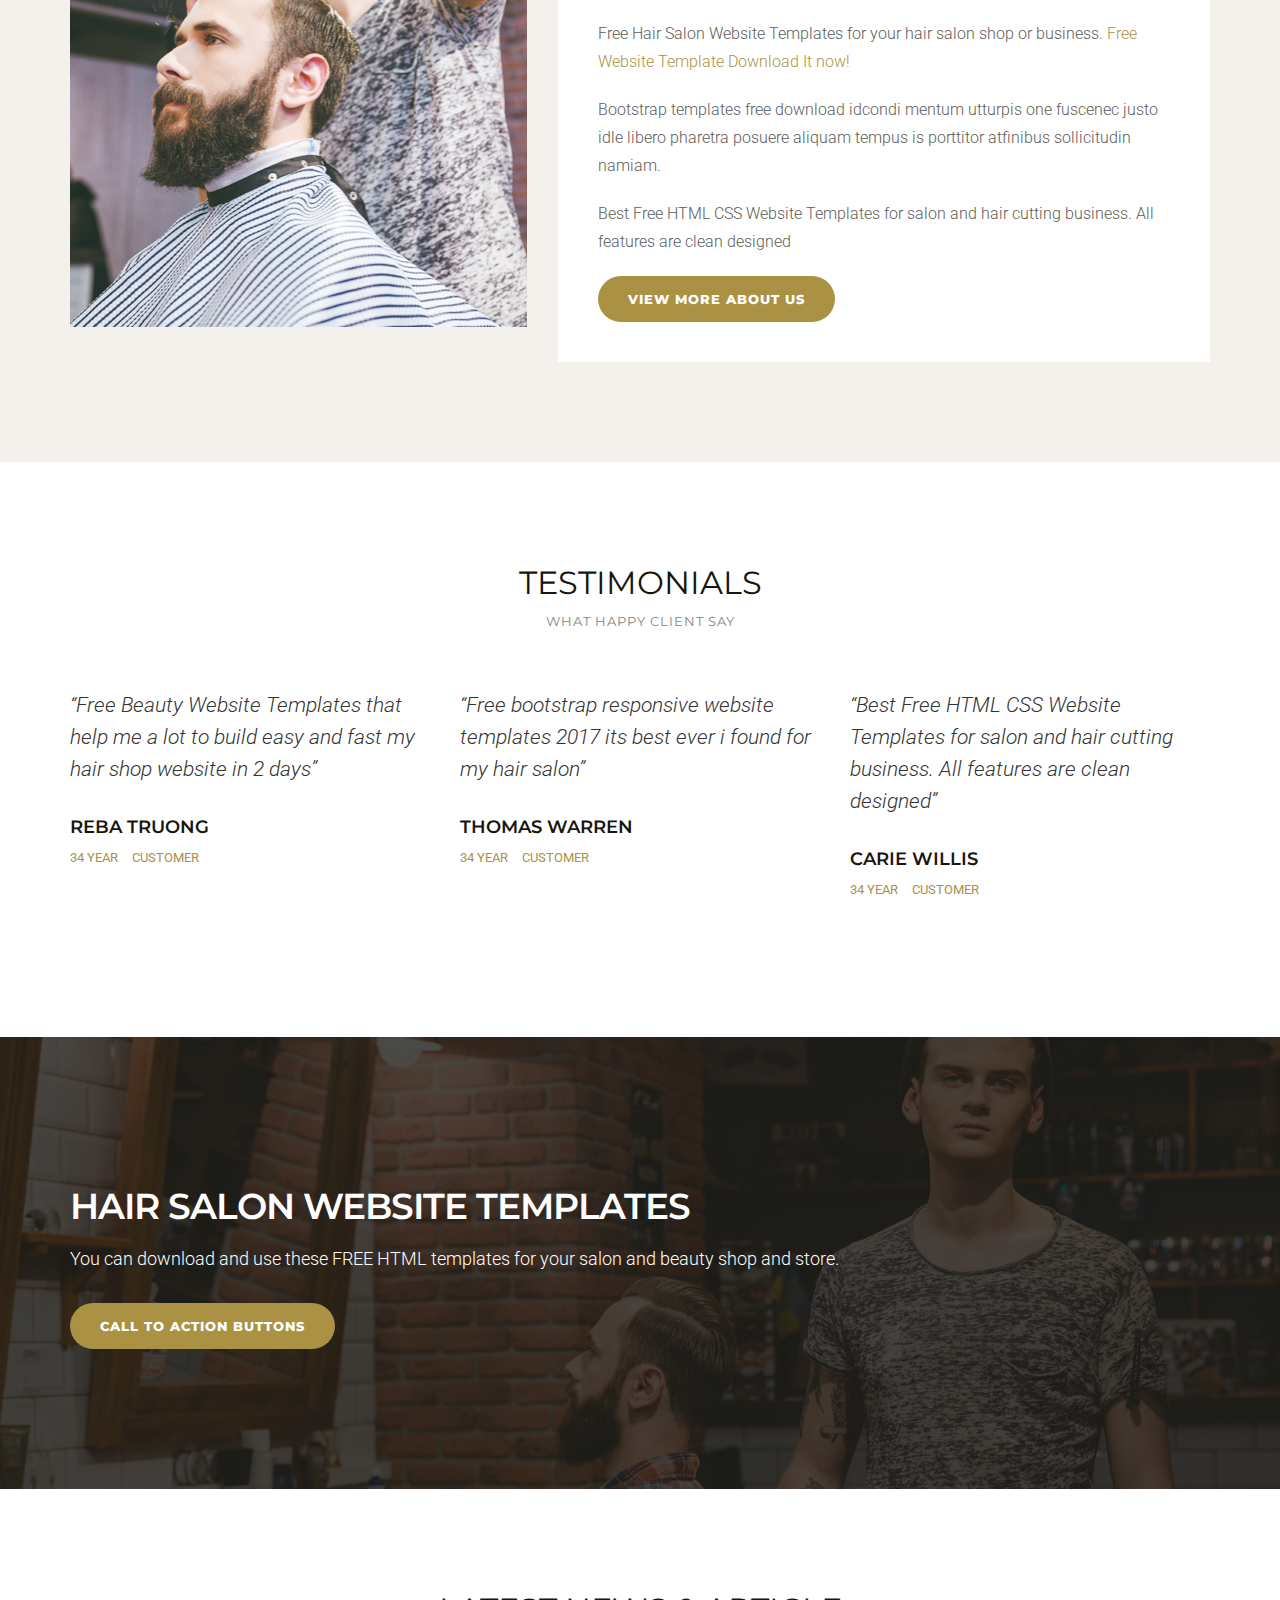
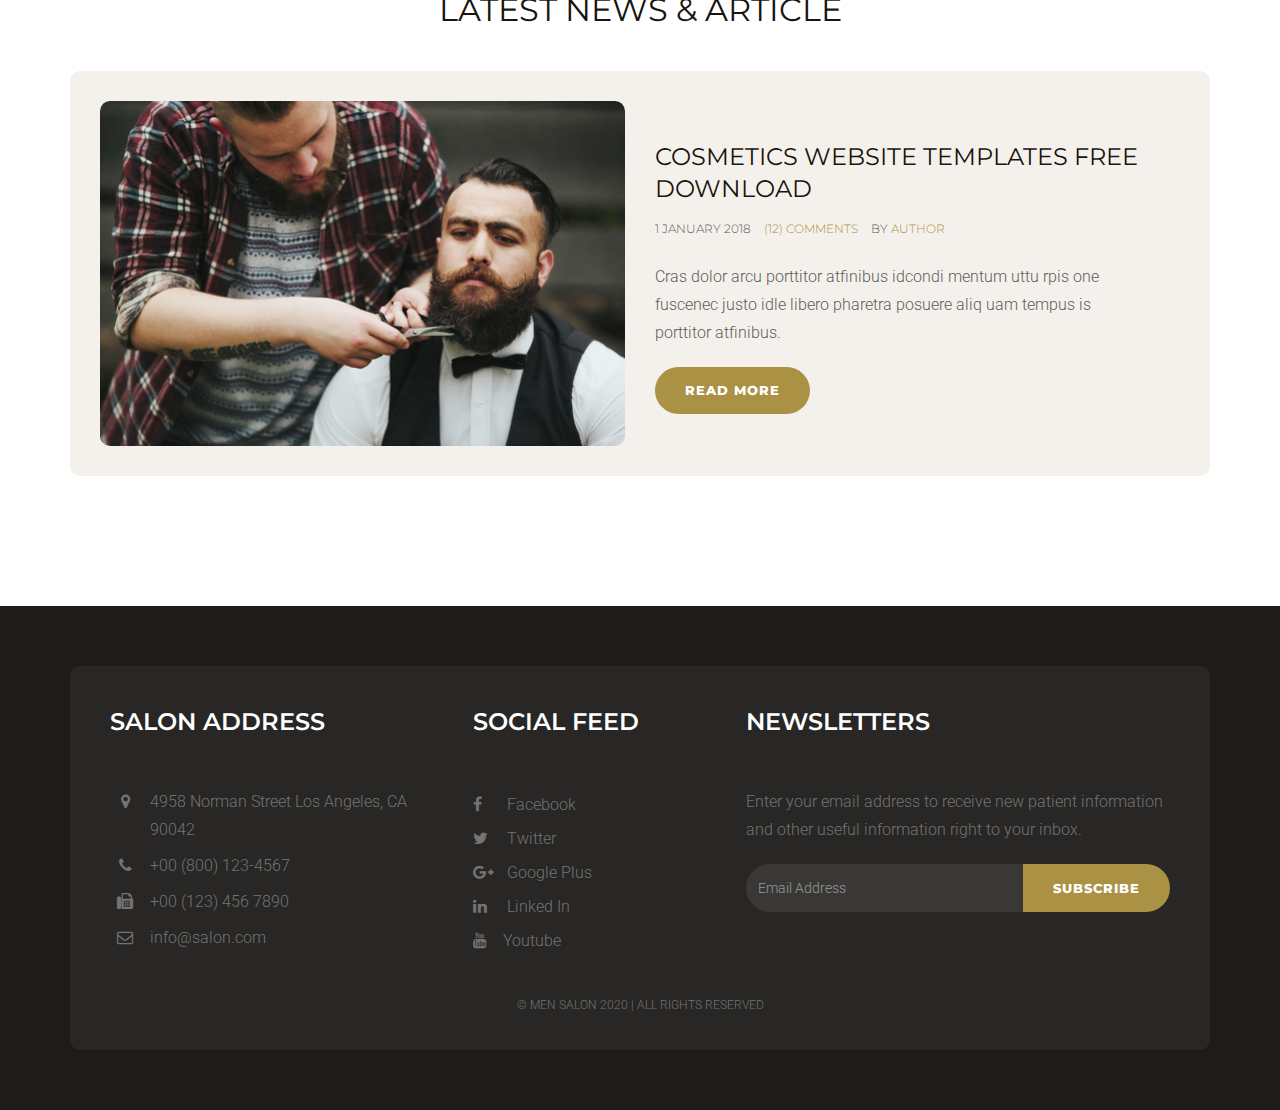
<file: src/main/resources/static/demo2/index.html>
<!DOCTYPE html>
<html lang="en">

<head>
    <meta charset="utf-8">
    <meta http-equiv="X-UA-Compatible" content="IE=edge">
    <meta name="viewport" content="width=device-width, initial-scale=1">
    <!-- The above 3 meta tags *must* come first in the head; any other head content must come *after* these tags -->
    <meta name="description" content="Hair salon templates for mens hair cut service provider.">
    <meta name="keywords" content="hair salon website templates free download, html5 template, free responsive website templates, website layout,html5 website templates, template for website design, beauty HTML5 templates, cosmetics website templates free download">
    <title>Men Salon | Hair Salon Website Templates Free Download</title>
    <!-- Bootstrap -->
    <link href="css/bootstrap.min.css" rel="stylesheet">
    <!-- Google Fonts -->
    <link href="https://fonts.googleapis.com/css?family=Roboto:300,300i,400,400i,500,500i,700,700i%7cMontserrat:300,300i,400,400i,500,500i,600,600i,700,700i" rel="stylesheet">
    <!-- Font Awesome -->
    <link href="css/font-awesome.min.css" rel="stylesheet">
    <!-- Style -->
    <link href="css/style.css" rel="stylesheet">
    <!-- HTML5 shim and Respond.js for IE8 support of HTML5 elements and media queries -->
    <!-- WARNING: Respond.js doesn't work if you view the page via file:// -->
    <!--[if lt IE 9]>
    <script src="https://oss.maxcdn.com/html5shiv/3.7.3/html5shiv.min.js "></script>
    <script src="https://oss.maxcdn.com/respond/1.4.2/respond.min.js "></script>
<![endif]-->
</head>

<body>
    <div class="header">
        <div class="container">
            <div class="row">
                <div class="col-lg-4 col-md-4 col-sm-12 col-xs-12">
                    <a href="index.html"><img src="images/logo.png" alt="Hair Salon Website Templates Free Download"></a>
                </div>
                <div class="col-lg-8 col-md-4 col-sm-12 col-xs-12">
                    <div class="navigation">
                        <div id="navigation">
                            <ul>
                                <li class="active"><a href="index.html" title="Home">Home</a></li>
                                <li class="has-sub"><a href="service-list.html" title="Service List">Service List</a>
                                    <ul>
                                        <li><a href="service-list.html" title="Service List">Service List</a></li>
                                        <li><a href="service-detail.html" title="Service Detail">Service Detail</a></li>
                                    </ul>
                                </li>
                                <li class="has-sub"><a href="blog-default.html" title="Blog ">News</a>
                                    <ul>
                                        <li><a href="blog-default.html" title="Blog">Blog Default</a></li>
                                        <li><a href="blog-single.html" title="Blog Single ">Blog Single</a></li>
                                    </ul>
                                </li>
                                <li><a href="#" title="Features">Features</a>
                                    <ul>
                                        <li><a href="testimonial.html" title="Service List">Testimonial</a></li>
                                        <li><a href="styleguide.html" title="Service Detail">Style Guide</a></li>
                                    </ul>
                                </li>
                                <li><a href="contact.html" title="Contact Us">Contact</a> </li>
                                <li><a href="styleguide.html" title="Styleguide">styleguide</a> </li>
                            </ul>
                        </div>
                    </div>
                </div>
            </div>
        </div>
    </div>
    <div class="hero-section">
        <div class="container">
            <div class="row">
                <div class="col-lg-6 col-md-6 col-sm-6 col-xs-12">
                    <h1 class="hero-title">hair salon website templates free download</h1>
                    <p class="hero-text"><strong>Your Types. Your Style. Your Color.</strong> </p>
                    <a href="#" class="btn btn-default">Your slider buttons</a> </div>
            </div>
        </div>
    </div>
    <div class="space-medium">
        <div class="container">
            <div class="row">
                <div class="col-md-offset-2 col-md-8">
                    <div class="mb60 text-center section-title">
                        <!-- section title start-->
                        <h1>salon and barbar service</h1>
                        <h5 class="small-title ">we help you look great</h5>
                    </div>
                    <!-- /.section title start-->
                </div>
            </div>
            <div class="row">
                <div class="col-lg-4 col-md-4 col-sm-4 col-xs-12">
                    <div class="service-block">
                        <!-- service block -->
                        <div class="service-icon mb20">
                            <!-- service img -->
                            <img src="images/service-icon-1.png" alt=""> </div>
                        <!-- service img -->
                        <div class="service-content">
                            <!-- service content -->
                            <h2><a href="# " class="title ">traditional cut</a></h2>
                            <p>Responsive website templates free download html5 with css3 for Hair Salon and Shop website template.</p>
                            <div class="price ">$45</div>
                        </div>
                        <!-- service content -->
                    </div>
                    <!-- /.service block -->
                </div>
                <div class="col-lg-4 col-md-4 col-sm-4 col-xs-12">
                    <div class="service-block">
                        <!-- service block -->
                        <div class="service-icon mb20">
                            <!-- service img -->
                            <img src="images/service-icon-2.png" alt=""> </div>
                        <!-- service img -->
                        <div class="service-content">
                            <!-- service content -->
                            <h2><a href="#" class="title ">MUSTACHE TRIM</a></h2>
                            <p>Free Responsive HTML5 CSS3 Website Template for hair salon and beauty salon.</p>
                            <div class="price">$45</div>
                        </div>
                        <!-- service content -->
                    </div>
                    <!-- /.service block -->
                </div>
                <div class="col-lg-4 col-md-4 col-sm-4 col-xs-12">
                    <div class="service-block">
                        <!-- service block -->
                        <div class="service-icon mb20">
                            <!-- service img -->
                            <img src="images/service-icon-3.png" alt=""> </div>
                        <!-- service img -->
                        <div class="service-content">
                            <!-- service content -->
                            <h2><a href="#" class="title ">BEARD TRIM</a></h2>
                            <p>Responsive website templates free download html with css.</p>
                            <div class="price ">$45</div>
                        </div>
                        <!-- service content -->
                    </div>
                    <!-- /.service block -->
                </div>
                <div class="col-lg-12 col-sm-12 col-md-12 col-xs-12 text-center"> <a href="#" class="btn btn-default"> View All Service </a> </div>
            </div>
        </div>
    </div>
    <div class="space-medium bg-default">
        <div class="container">
            <div class="row">
                <div class="col-lg-5 col-md-5 col-sm-12 col-xs-12"><img src="images/about-img.jpg" alt="" class="img-responsive"></div>
                <div class="col-lg-7 col-md-7 col-sm-12 col-xs-12">
                    <div class="well-block">
                        <h1>Men’s salon website templates</h1>
                        <h5 class="small-title ">best experience ever</h5>
                        <p>Free Hair Salon Website Templates for your hair salon shop or business. <a href="https://easetemplate.com/">Free Website Template Download It now!</a></p>
                        <p>Bootstrap templates free download idcondi mentum utturpis one fuscenec justo idle libero pharetra posuere aliquam tempus is porttitor atfinibus sollicitudin namiam.</p>
                        <p>Best Free HTML CSS Website Templates for salon and hair cutting business. All features are clean designed</p>
                        <a href="# " class="btn btn-default">View More About us</a> </div>
                </div>
            </div>
        </div>
    </div>
    <div class="space-medium">
        <div class="container">
            <div class="row">
                <div class="col-lg-offset-2 col-lg-8 col-md-offset-2 col-md-8 col-sm-12 col-xs-12">
                    <div class="section-title mb60 text-center">
                        <!-- section title start-->
                        <h1>testimonials</h1>
                        <h5 class="small-title">What Happy Client Say</h5>
                    </div>
                    <!-- /.section title start-->
                </div>
            </div>
            <div class="row">
                <div class="col-lg-4 col-md-4 col-sm-4 col-xs-12">
                    <div class="testimonial-block">
                        <!-- testimonial block -->
                        <div class="testimonial-content">
                            <p class="testimonial-text">“Free Beauty Website Templates that help me a lot to build easy and fast my hair shop website in 2 days”</p>
                        </div>
                        <div class="testimonial-info">
                            <h4 class="testimonial-name">Reba Truong</h4>
                            <span class="testimonial-meta">34 Year</span> <span class="testimonial-meta">Customer</span> </div>
                    </div>
                    <!--/. testimonial block -->
                </div>
                <div class="col-lg-4 col-md-4 col-sm-4 col-xs-12">
                    <div class="testimonial-block">
                        <!-- testimonial block -->
                        <div class="testimonial-content">
                            <p class="testimonial-text">“Free bootstrap responsive website templates 2017 its best ever i found for my hair salon”</p>
                        </div>
                        <div class="testimonial-info">
                            <h4 class="testimonial-name">Thomas Warren</h4>
                            <span class="testimonial-meta">34 Year</span> <span class="testimonial-meta ">Customer</span> </div>
                    </div>
                    <!--/. testimonial block -->
                </div>
                <div class="col-lg-4 col-md-4 col-sm-4 col-xs-12">
                    <div class="testimonial-block">
                        <!-- testimonial block -->
                        <div class="testimonial-content">
                            <p class="testimonial-text">“Best Free HTML CSS Website Templates for salon and hair cutting business. All features are clean designed”</p>
                        </div>
                        <div class="testimonial-info">
                            <h4 class="testimonial-name">Carie Willis</h4>
                            <span class="testimonial-meta">34 Year</span> <span class="testimonial-meta">Customer</span> </div>
                    </div>
                    <!--/. testimonial block -->
                </div>
            </div>
        </div>
    </div>
    <div class="cta-section">
        <div class="container">
            <div class="row">
                <div class="col-md-12">
                    <h1 class="cta-title">hair salon website templates</h1>
                    <p class="cta-text">You can download and use these FREE HTML templates for your salon and beauty shop and store. </p>
                    <a href="https://easetemplate.com/downloads/category/free-website-template/" class="btn btn-default" target="_blank">Call to action buttons</a> </div>
            </div>
        </div>
    </div>
    <div class="space-medium">
        <div class="container">
            <div class="row">
                <div class="col-lg-offset-2 col-lg-8 col-md-offset-2 col-md-8 col-sm-12 col-xs-12">
                    <div class="section-title mb40 text-center">
                        <!-- section title start-->
                        <h1>Latest News &amp; Article</h1>
                    </div>
                    <!-- /.section title start-->
                </div>
            </div>
            <div class="row">
                <div class="col-lg-12 col-md-12 col-sm-12 col-xs-12">
                    <div class="post-block">
                        <div class="row ">
                            <!-- post block -->
                            <div class="col-md-6">
                                <div class="post-img">
                                    <a href="#"><img src="images/post-img.jpg" alt="" class="img-responsive"></a>
                                </div>
                            </div>
                            <div class="col-md-6">
                                <div class="post-content">
                                    <h2><a href="https://easetemplate.com/" class="title" target="_blank"> cosmetics website templates free download</a></h2>
                                    <p class="meta"> <span class="meta-date"> 1 January 2018</span> <span class="meta-comment"><a href="# ">(12) Comments</a></span> <span class="meta-author">By <a href="#">Author</a></span></p>
                                    <p>Cras dolor arcu porttitor atfinibus idcondi mentum uttu rpis one fuscenec justo idle libero pharetra posuere aliq uam tempus is porttitor atfinibus.</p>
                                    <a href="#" class="btn btn-default">Read More</a> </div>
                            </div>
                        </div>
                        <!-- /.post block -->
                    </div>
                </div>
            </div>
        </div>
    </div>
    <div class="footer">
        <!-- footer-->
        <div class="container">
            <div class="footer-block">
                <!-- footer block -->
                <div class="row">
                    <div class="col-lg-4 col-md-4 col-sm-6 col-xs-12">
                        <div class="footer-widget">
                            <h2 class="widget-title">Salon Address</h2>
                            <ul class="listnone contact">
                                <li><i class="fa fa-map-marker"></i> 4958 Norman Street Los Angeles, CA 90042 </li>
                                <li><i class="fa fa-phone"></i> +00 (800) 123-4567</li>
                                <li><i class="fa fa-fax"></i> +00 (123) 456 7890</li>
                                <li><i class="fa fa-envelope-o"></i> info@salon.com</li>
                            </ul>
                        </div>
                    </div>
                    <div class="col-lg-3 col-md-3 col-sm-6 col-xs-12">
                        <div class="footer-widget footer-social">
                            <!-- social block -->
                            <h2 class="widget-title">Social Feed</h2>
                            <ul class="listnone">
                                <li>
                                    <a href="#"> <i class="fa fa-facebook"></i> Facebook </a>
                                </li>
                                <li><a href="#"><i class="fa fa-twitter"></i> Twitter</a></li>
                                <li><a href="#"><i class="fa fa-google-plus"></i> Google Plus</a></li>
                                <li><a href="#"><i class="fa fa-linkedin"></i> Linked In</a></li>
                                <li>
                                    <a href="#"> <i class="fa fa-youtube"></i>Youtube</a>
                                </li>
                            </ul>
                        </div>
                        <!-- /.social block -->
                    </div>
                    <div class="col-lg-5 col-md-5 col-sm-12 col-xs-12">
                        <div class="footer-widget widget-newsletter">
                            <!-- newsletter block -->
                            <h2 class="widget-title">Newsletters</h2>
                            <p>Enter your email address to receive new patient information and other useful information right to your inbox.</p>
                            <div class="input-group">
                                <input type="text" class="form-control" placeholder="Email Address">
                                <span class="input-group-btn">
                            <button class="btn btn-default" type="button">Subscribe</button>
                            </span>
                            </div>
                            <!-- /input-group -->
                        </div>
                        <!-- newsletter block -->
                    </div>
                </div>
                <div class="tiny-footer">
                    <!-- tiny footer block -->
                    <div class="row">
                        <div class="col-lg-12 col-md-12 col-sm-12 col-xs-12">
                            <div class="copyright-content">
                                <p>© Men Salon 2020 | all rights reserved</p>
                            </div>
                        </div>
                    </div>
                </div>
                <!-- /.tiny footer block -->
            </div>
            <!-- /.footer block -->
        </div>
    </div>
    <!-- /.footer-->
    <!-- jQuery (necessary for Bootstrap's JavaScript plugins) -->
    <script src="js/jquery.min.js"></script>
    <!-- Include all compiled plugins (below), or include individual files as needed -->
    <script src="js/bootstrap.min.js"></script>
    <script src="js/menumaker.js"></script>
    <!-- sticky header -->
    <script src="js/jquery.sticky.js"></script>
    <script src="js/sticky-header.js"></script>
</body>

</html>
</file>
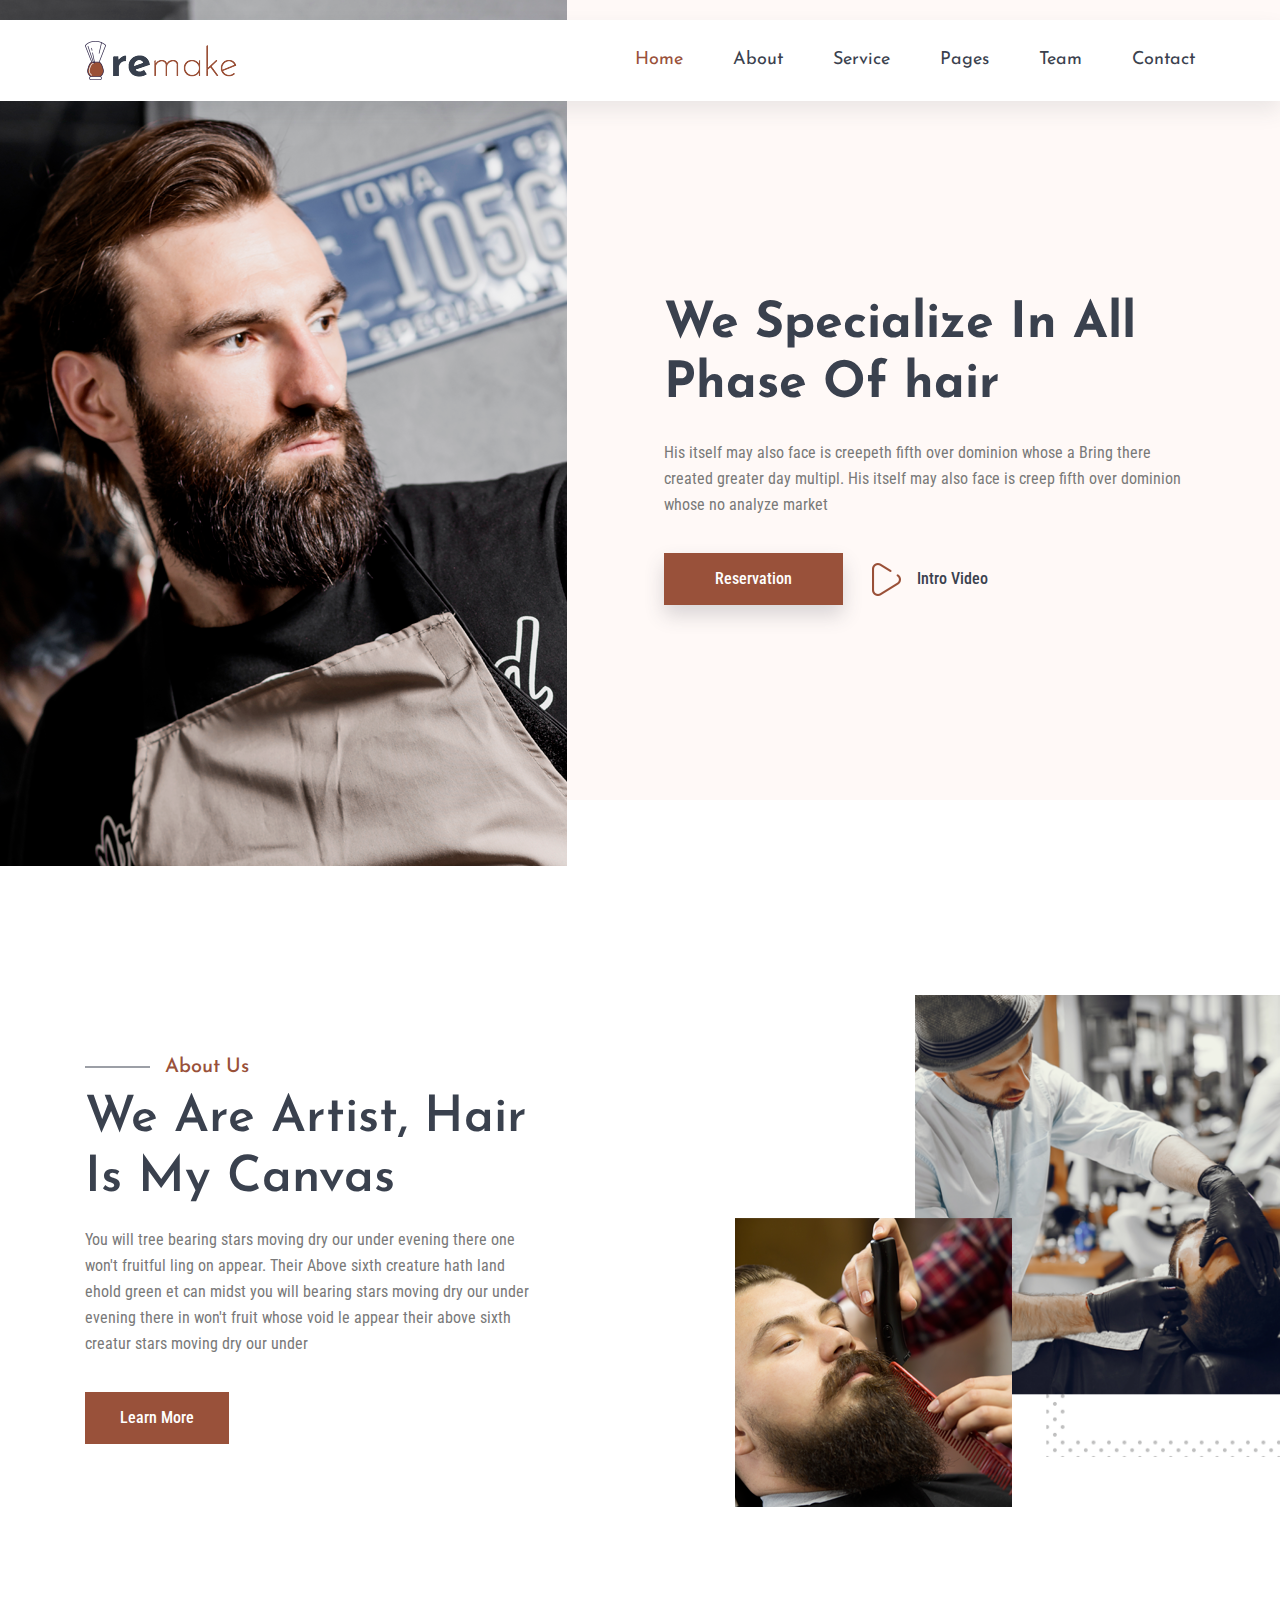
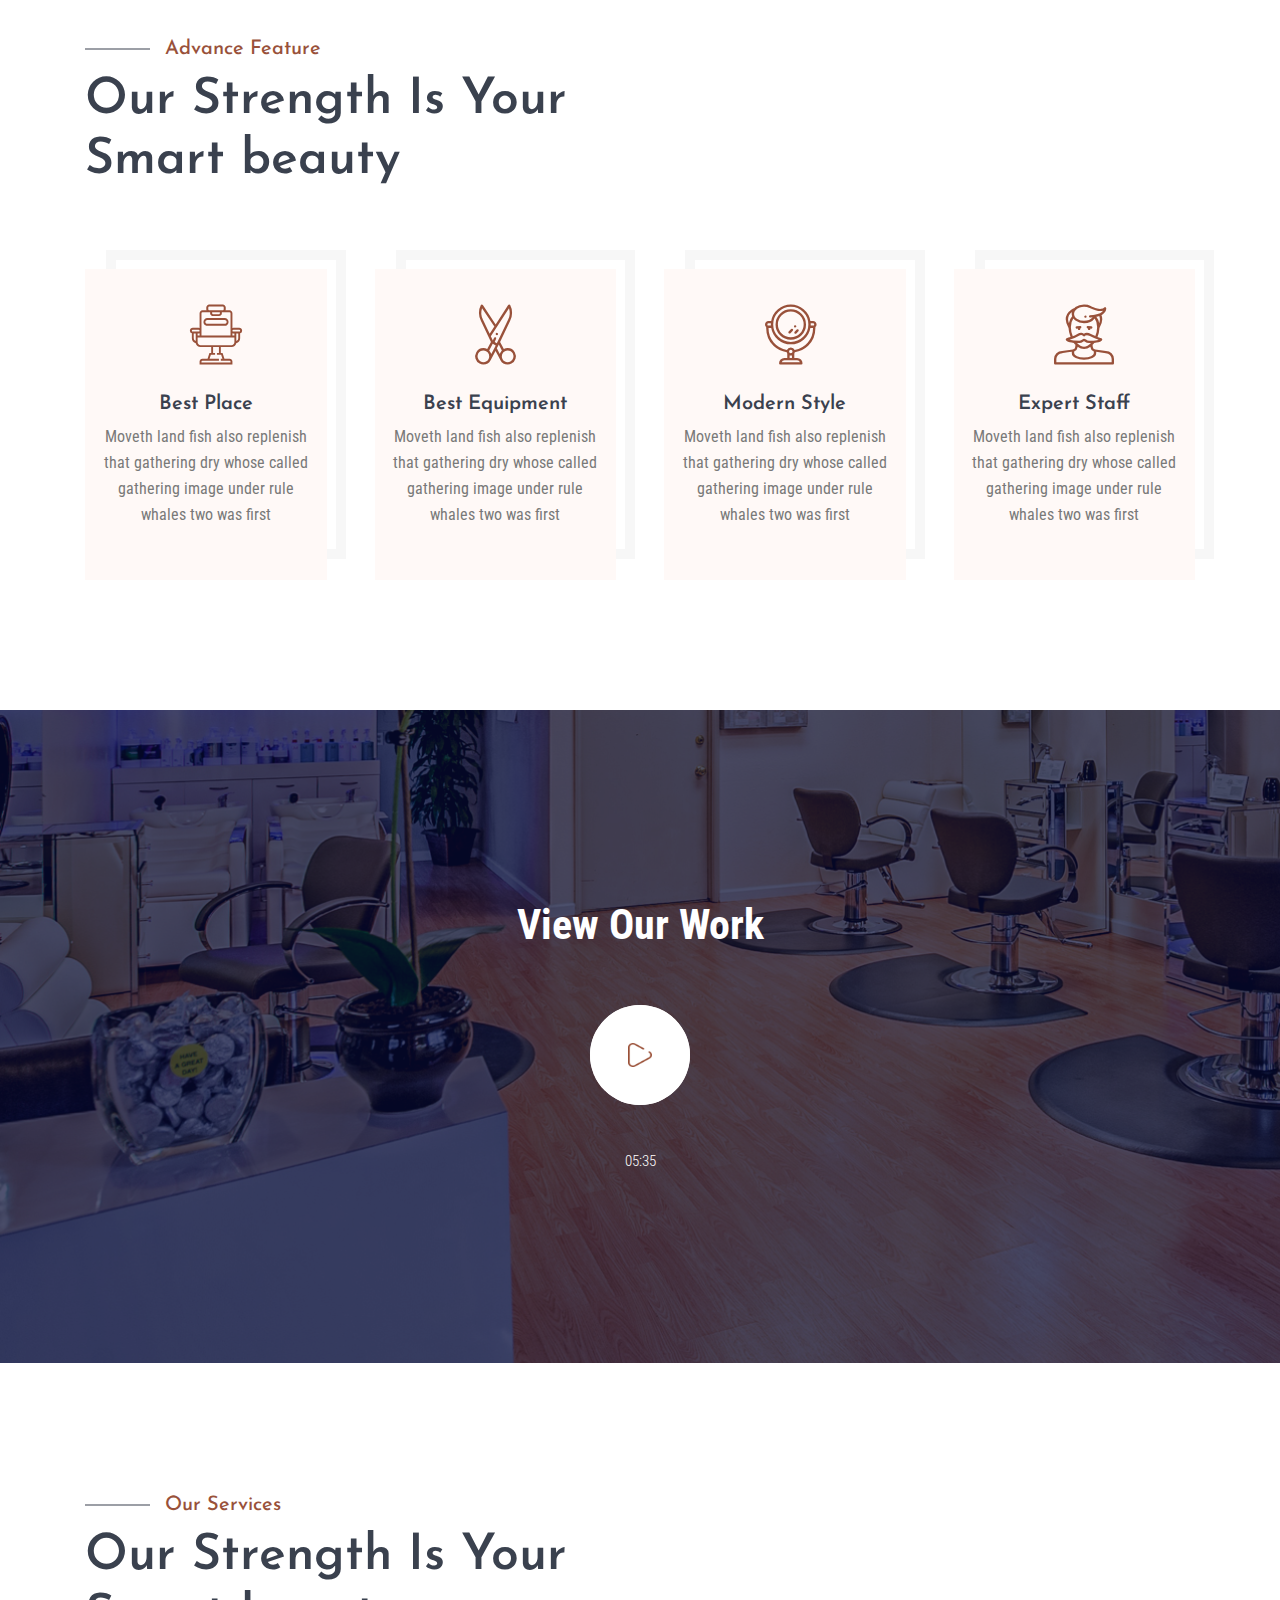
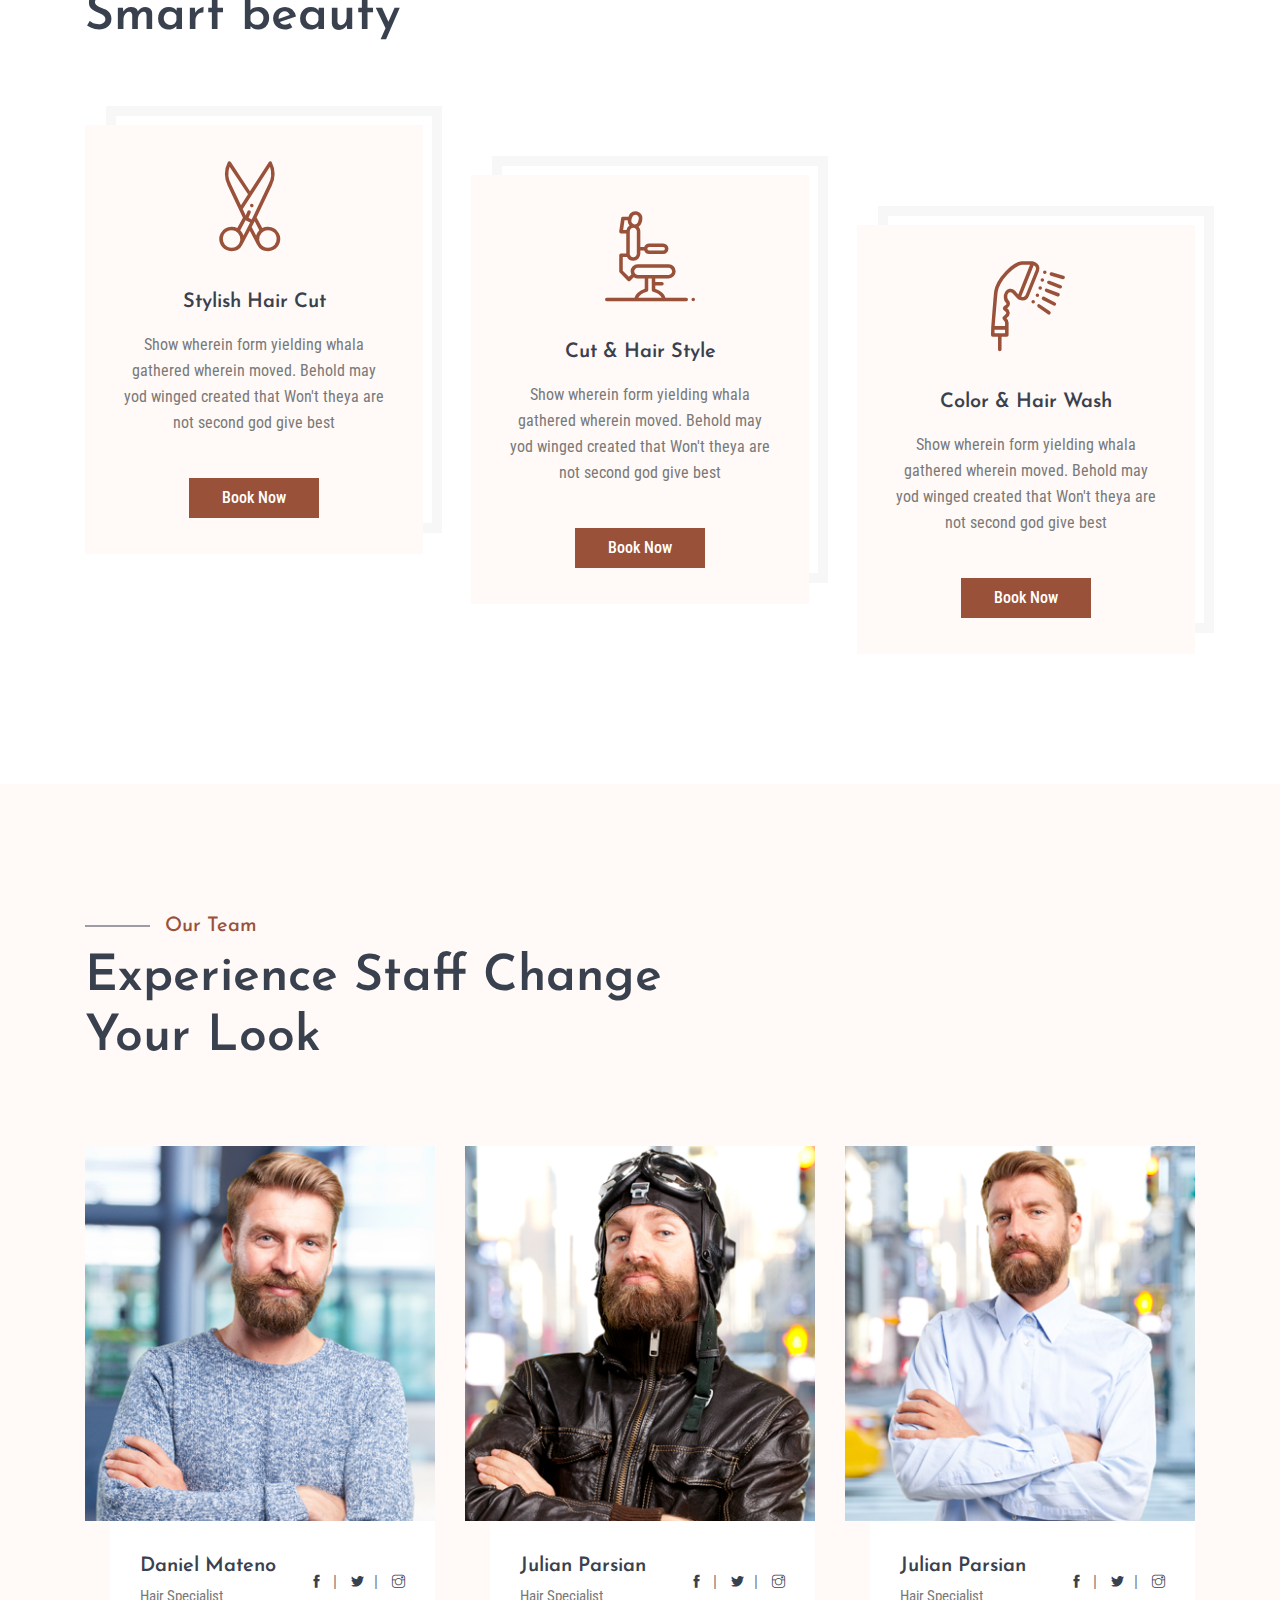
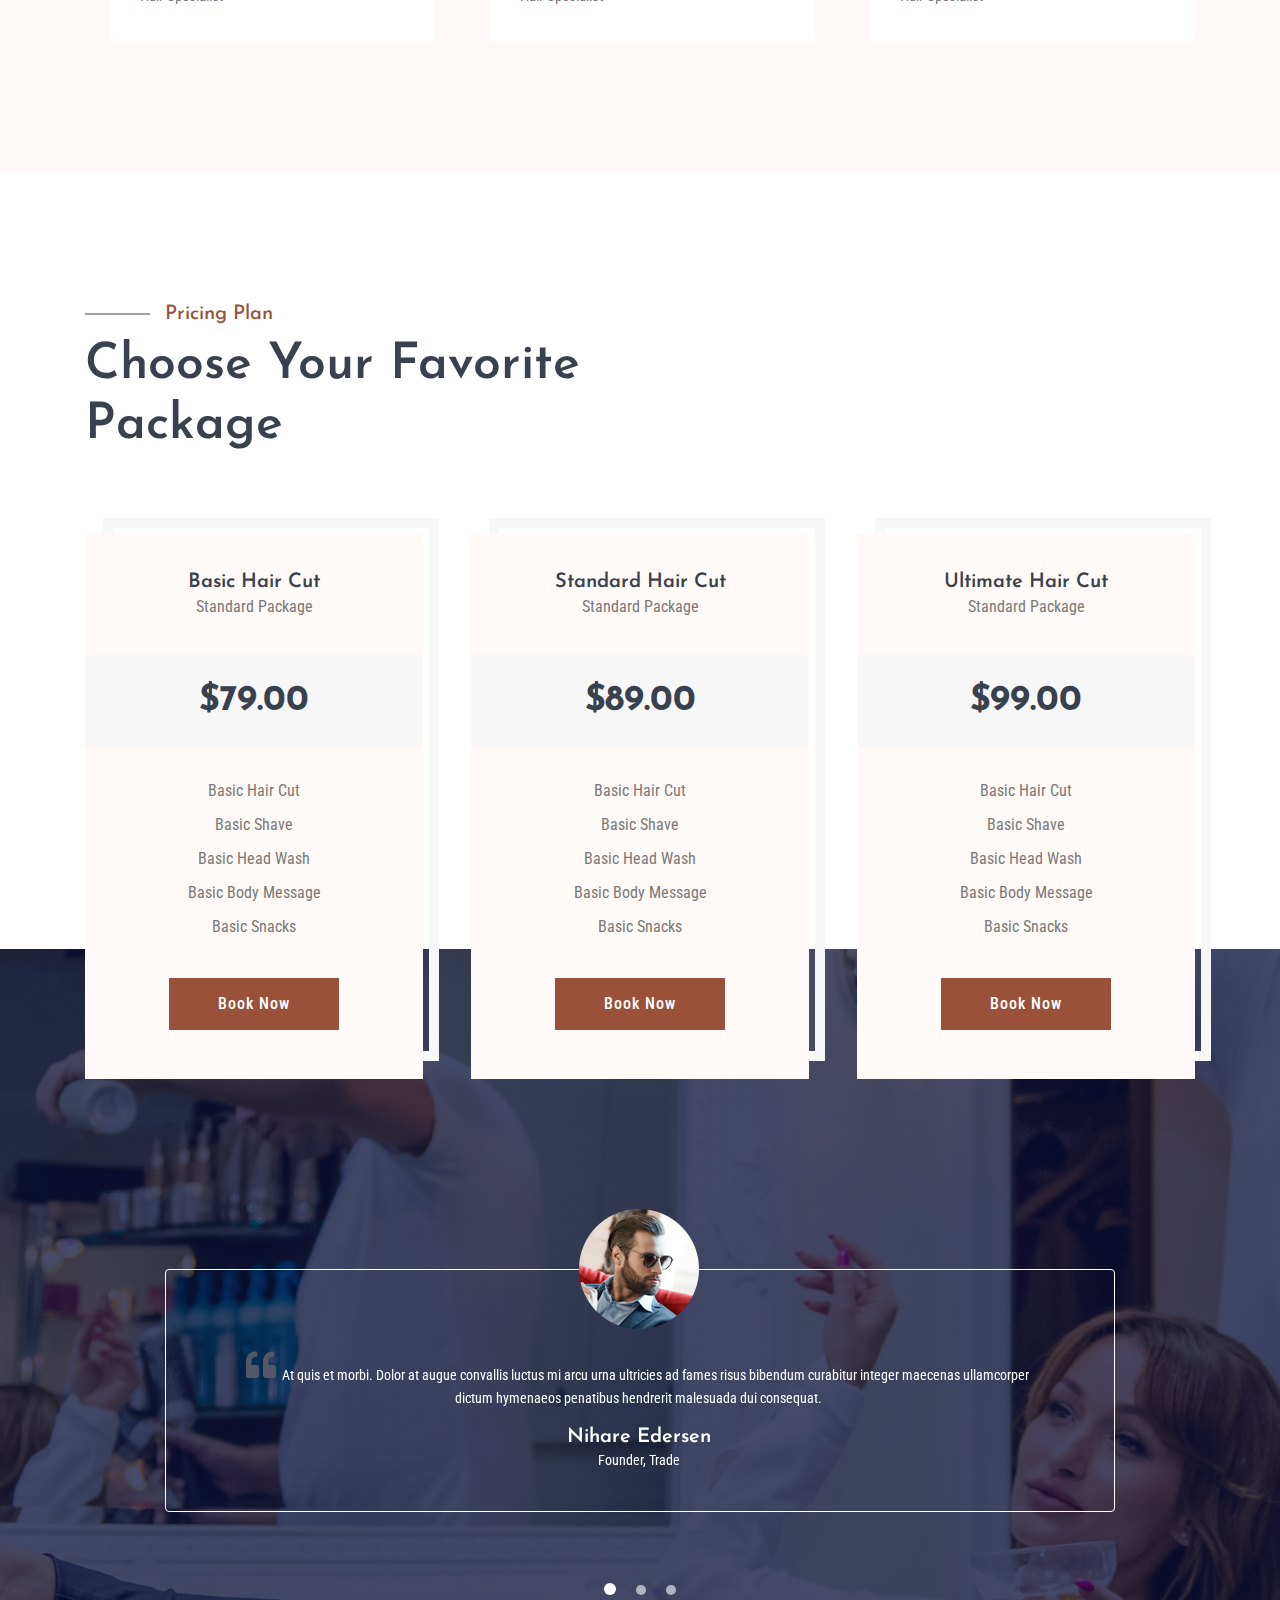
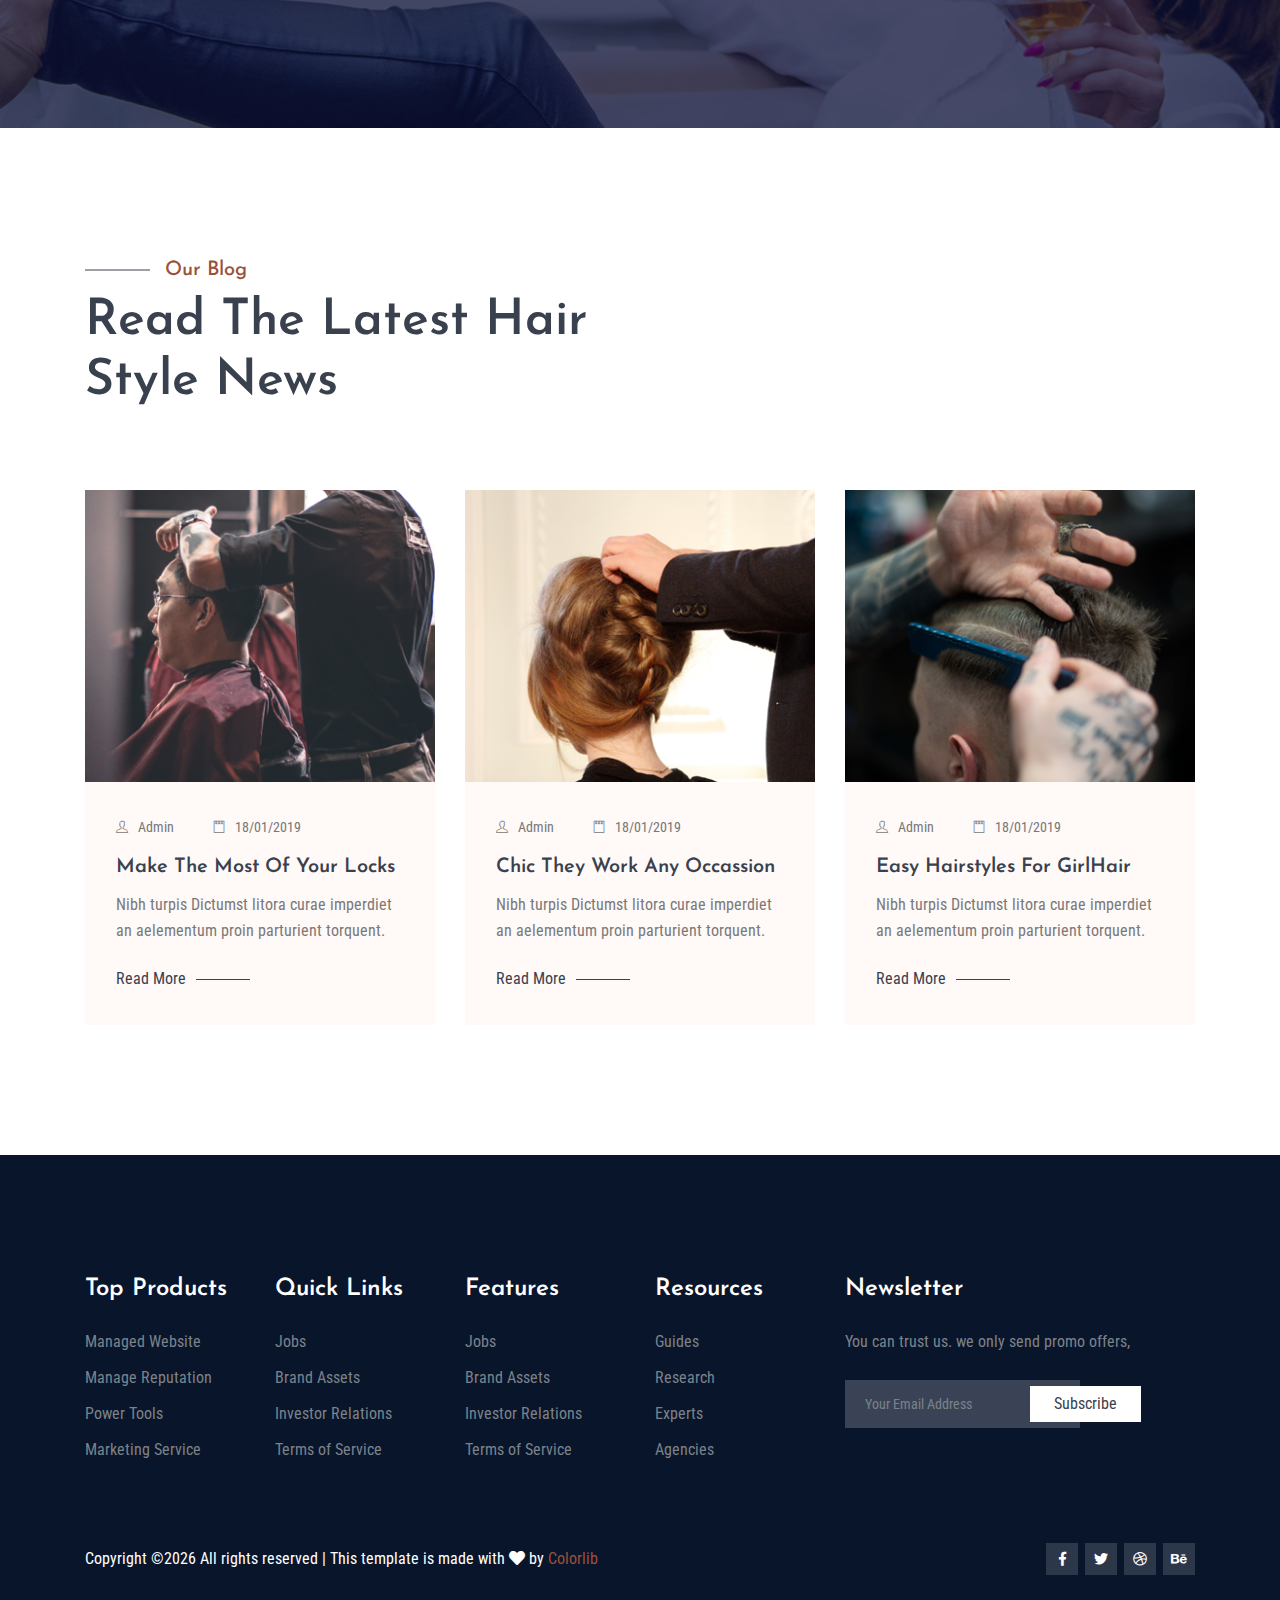
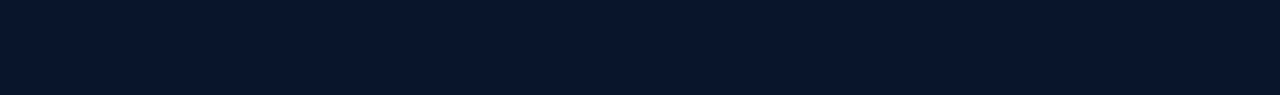
<file: src/main/resources/static/demo3/index.html>
<!DOCTYPE html>
<html lang="en">
<head>
  <meta charset="UTF-8">
  <meta name="viewport" content="width=device-width, initial-scale=1.0">
  <meta http-equiv="X-UA-Compatible" content="ie=edge">
  <title>Remake Barber - Home</title>
	<link rel="icon" href="img/Fevicon.png" type="image/png">

  <link rel="stylesheet" href="vendors/bootstrap/bootstrap.min.css">
  <link rel="stylesheet" href="vendors/fontawesome/css/all.min.css">
  <link rel="stylesheet" href="vendors/themify-icons/themify-icons.css">
  <link rel="stylesheet" href="vendors/flat-icon/flaticon.css">
	<link rel="stylesheet" href="vendors/nice-select/nice-select.css">
  <link rel="stylesheet" href="vendors/Magnific-Popup/magnific-popup.css">	
  <link rel="stylesheet" href="vendors/OwlCarousel/owl.theme.default.min.css">
  <link rel="stylesheet" href="vendors/OwlCarousel/owl.carousel.min.css">

  <link rel="stylesheet" href="css/style.css">
</head>
<body>
  <!-- ================ start header Area ================= -->  
	<header class="header_area sticky-header">
		<div class="main_menu">
			<nav class="navbar navbar-expand-lg navbar-light main_box">
				<div class="container">
					<!-- Brand and toggle get grouped for better mobile display -->
					<a class="navbar-brand logo_h" href="index.html"><img src="img/logo.png" alt=""></a>
					<button class="navbar-toggler" type="button" data-toggle="collapse" data-target="#navbarSupportedContent"
					 aria-controls="navbarSupportedContent" aria-expanded="false" aria-label="Toggle navigation">
						<span class="icon-bar"></span>
						<span class="icon-bar"></span>
						<span class="icon-bar"></span>
					</button>
					<!-- Collect the nav links, forms, and other content for toggling -->
					<div class="collapse navbar-collapse offset" id="navbarSupportedContent">
						<ul class="nav navbar-nav menu_nav ml-auto">
							<li class="nav-item active"><a class="nav-link" href="index.html">Home</a></li>
							<li class="nav-item"><a class="nav-link" href="about-us.html">About</a></li>
							<li class="nav-item"><a class="nav-link" href="service.html">Service</a></li>
              
              <li class="nav-item submenu dropdown">
                <a href="#" class="nav-link dropdown-toggle" data-toggle="dropdown" role="button" aria-haspopup="true"
                  aria-expanded="false">Pages</a>
                <ul class="dropdown-menu">
                  <li class="nav-item"><a class="nav-link" href="pricing.html">Pricing</a></li>
                  <li class="nav-item"><a class="nav-link" href="blog.html">Blog Page</a></li>
                  <li class="nav-item"><a class="nav-link" href="single-blog.html">Blog Details</a></li>
                </ul>
              </li>

							<li class="nav-item"><a class="nav-link" href="team.html">Team</a></li>
							<li class="nav-item"><a class="nav-link" href="contact.html">Contact</a></li>
						</ul>
					</div>
				</div>
			</nav>
		</div>
	</header>
  <!-- ================ end header Area ================= -->  
  
  <main class="site-main">
    
    <!-- ================ start hero banner Area ================= -->    
    <section class="hero-banner">
      <div class="container">
        <div class="row">
          <div class="col-md-6">
            <div class="hero-banner__img">
              <img class="img-fluid" src="img/banner/hero-banner.png" alt="">
            </div>
          </div>
          <div class="col-md-6 pl-xl-4">
            <div class="hero-banner__content">
              <h1>We Specialize In All Phase Of hair</h1>
              <p>His itself may also face is creepeth fifth over dominion whose a Bring there created greater day multipl. His itself may also face is creep fifth over dominion whose no analyze market</p>
              <button class="button button-hero">Reservation</button>
              <a class="button button--transparent hero-banner__video" href="http://www.youtube.com/watch?v=0O2aH4XLbto">Intro Video</a>
            </div>
          </div>
        </div>
      </div>
    </section>
    <!-- ================ end hero banner Area ================= -->    


    <!-- ================ start about section ================= -->    
    <section class="section-margin about-wrapper">
      <div class="container">
        <div class="row">
          <div class="col-lg-5 mb-5 mb-lg-0">
            <div class="about__content">
              <div class="section-intro">
                <h4 class="section-intro__title">About Us</h4>
                <h2 class="section-intro__subtitle">We Are Artist, Hair Is My Canvas</h2>
              </div>
              <p>You will tree bearing stars moving dry our under evening there one  won't fruitful ling on appear. Their Above sixth creature hath land ehold green et can midst you will bearing stars moving dry our under evening there in won't fruit whose void  le appear their above sixth creatur stars moving dry our under</p>
              <a class="button" href="#">Learn More</a>
            </div>
          </div>
          <div class="col-lg-5 offset-lg-2">
            <div class="about__img">
              <img class="img-fluid" src="img/home/barber-frame.png" alt="">
              <img src="img/home/barber-work.png" alt="" class="about__img--small img-fluid">
            </div>
          </div>
        </div>
      </div>
    </section>
    <!-- ================ end about section ================= -->    

    
    <!-- ================ start feature section ================= -->    
    <section class="section-margin--large">
      <div class="container">
        <div class="section-intro pb-70px">
          <h4 class="section-intro__title">Advance Feature</h4>
          <h2 class="section-intro__subtitle">Our Strength Is Your <span class="d-block">Smart beauty</span></h2>
        </div>

        <div class="row gutters-48">
          <div class="col-md-6 col-xl-3 mb-5 mb-xl-0">
            <div class="card text-center card-feature border-style">
              <div class="card-feature__icon"><i class="flaticon-barber-chair"></i></div>
              <h3 class="card-feature__title">Best Place</h3>
              <p>Moveth land fish also replenish that gathering dry whose called gathering image under rule whales two was first</p>
            </div>
          </div>
          
          <div class="col-md-6 col-xl-3 mb-5 mb-xl-0">
            <div class="card text-center card-feature border-style">
              <div class="card-feature__icon"><i class="flaticon-cut"></i></div>
              <h3 class="card-feature__title">Best Equipment</h3>
              <p>Moveth land fish also replenish that gathering dry whose called gathering image under rule whales two was first</p>
            </div>
          </div>
          
          <div class="col-md-6 col-xl-3 mb-5 mb-xl-0">
            <div class="card text-center card-feature border-style">
              <div class="card-feature__icon"><i class="flaticon-mirror"></i></div>
              <h3 class="card-feature__title">Modern Style</h3>
              <p>Moveth land fish also replenish that gathering dry whose called gathering image under rule whales two was first</p>
            </div>
          </div>
          
          <div class="col-md-6 col-xl-3 mb-5 mb-xl-0">
            <div class="card text-center card-feature border-style">
              <div class="card-feature__icon"><i class="flaticon-barbershop"></i></div>
              <h3 class="card-feature__title">Expert Staff</h3>
              <p>Moveth land fish also replenish that gathering dry whose called gathering image under rule whales two was first</p>
            </div>
          </div>
        </div>
      </div>
    </section>
    <!-- ================ end feature section ================= -->    


    <!-- ================ video section start ================= --> 
    <section class="video-area section-margin--large">
      <div class="container">
        <div class="row justify-content-center align-items-center flex-column text-center">
          <h3>View Our Work</h3>
          <a id="play-home-video" class="video-play-button" href="https://www.youtube.com/watch?v=vParh5wE-tM">
            <img src="img/home/play-icon.png" alt="">
          </a>
          <p>05:35</p>
        </div>
      </div>  
    </section>
    <!-- ================ video section end ================= --> 
    
    <!-- ================ service section start ================= -->      
    <section class="section-margin--large">
      <div class="container">
        <div class="section-intro pb-70px">
          <h4 class="section-intro__title">Our Services</h4>
          <h2 class="section-intro__subtitle">Our Strength Is Your <span class="d-block">Smart beauty</span></h2>
        </div>
        <div class="row gutters-48 card-service-wrapper">
          <div class="col-lg-4">
            <div class="card text-center card-service border-style">
              <div class="card-service__icon"><i class="flaticon-cut"></i></div>
              <h3 class="card-service__title">Stylish Hair Cut</h3>
              <p>Show wherein form yielding whala gathered wherein moved. Behold may yod winged created that Won't theya are not  second god give best </p>
              <div>
                <a class="button button-service" href="#">Book Now</a>
              </div>
            </div>
          </div>
          <div class="col-lg-4">
            <div class="card text-center card-service border-style">
              <div class="card-service__icon"><i class="flaticon-wellness"></i></div>
              <h3 class="card-service__title">Cut & Hair Style</h3>
              <p>Show wherein form yielding whala gathered wherein moved. Behold may yod winged created that Won't theya are not  second god give best </p>
              <div>
                <a class="button button-service" href="#">Book Now</a>
              </div>
            </div>
          </div>
          <div class="col-lg-4">
            <div class="card text-center card-service border-style">
              <div class="card-service__icon"><i class="flaticon-shower"></i></div>
              <h3 class="card-service__title">Color & Hair Wash</h3>
              <p>Show wherein form yielding whala gathered wherein moved. Behold may yod winged created that Won't theya are not  second god give best </p>
              <div>
                <a class="button button-service" href="#">Book Now</a>
              </div>
            </div>
          </div>
        </div>
      </div>
    </section>
    <!-- ================ service section end ================= -->      
    
    <!-- ================ team section start ================= -->      
    <section class="section-padding--large bg-soapstone">
      <div class="container">
        <div class="section-intro pb-70px">
          <h4 class="section-intro__title">Our Team</h4>
          <h2 class="section-intro__subtitle">Experience Staff Change <span class="d-block">Your Look</span></h2>
        </div>

        <div class="row">
          <div class="col-lg-4 col-md-6 mb-4 mb-lg-0">
            <div class="card card-team">
              <div class="card-team__img">
                <img class="card-img rounded-0" src="img/team/team1.png" alt="">
              </div>
              <div class="card-team__position">
                <div class="card-footer d-flex justify-content-between align-items-center">
                  <div class="card-team__bio">
                    <h4><a href="#">Daniel Mateno</a></h4>
                    <p>Hair Specialist</p>
                  </div>
                  <ul class="card-team__social">
                    <li><a href="#"><i class="ti-facebook"></i></a></li>
                    <li><a href="#"><i class="ti-twitter-alt"></i></a></li>
                    <li><a href="#"><i class="ti-instagram"></i></a></li>
                  </ul>
                </div>
              </div>
            </div>
          </div>
          <div class="col-lg-4 col-md-6 mb-4 mb-lg-0">
            <div class="card card-team">
              <div class="card-team__img">
                <img class="card-img rounded-0" src="img/team/team2.png" alt="">
              </div>
              <div class="card-team__position">
                <div class="card-footer d-flex justify-content-between align-items-center">
                  <div class="card-team__bio">
                    <h4><a href="#">Julian Parsian</a></h4>
                    <p>Hair Specialist</p>
                  </div>
                  <ul class="card-team__social">
                    <li><a href="#"><i class="ti-facebook"></i></a></li>
                    <li><a href="#"><i class="ti-twitter-alt"></i></a></li>
                    <li><a href="#"><i class="ti-instagram"></i></a></li>
                  </ul>
                </div>
              </div>
            </div>
          </div>
          <div class="col-lg-4 col-md-6 mb-4 mb-lg-0">
            <div class="card card-team">
              <div class="card-team__img">
                <img class="card-img rounded-0" src="img/team/team3.png" alt="">
              </div>
              <div class="card-team__position">
                <div class="card-footer d-flex justify-content-between align-items-center">
                  <div class="card-team__bio">
                    <h4><a href="#">Julian Parsian</a></h4>
                    <p>Hair Specialist</p>
                  </div>
                  <ul class="card-team__social">
                    <li><a href="#"><i class="ti-facebook"></i></a></li>
                    <li><a href="#"><i class="ti-twitter-alt"></i></a></li>
                    <li><a href="#"><i class="ti-instagram"></i></a></li>
                  </ul>
                </div>
              </div>
            </div>
          </div>
        </div>
      </div>
    </section> 
    <!-- ================ team section end ================= -->      

    <!-- ================ pricing section start ================= -->      
    <section class="section-margin--large pricing-relative">
      <div class="container">
        <div class="section-intro pb-70px">
          <h4 class="section-intro__title">Pricing Plan</h4>
          <h2 class="section-intro__subtitle">Choose Your Favorite <span class="d-block">Package</span></h2>
        </div>
        <div class="row gutters-48">
          <div class="col-lg-4 col-md-6 mb-5 mb-lg-0">
            <div class="card text-center card-pricing border-style">
              <div class="card-pricing__header">
                <h3>Basic Hair Cut</h3>
                <p>Standard Package</p>
              </div>
              <div class="card-pricing__price">
                <h2>$79.00</h2>
              </div>
              <ul class="card-pricing__list">
                <li>Basic Hair Cut</li>
                <li>Basic Shave</li>
                <li>Basic Head Wash</li>
                <li>Basic Body Message</li>
                <li>Basic Snacks</li>
              </ul>
              <div class="mb-5">
                <a class="button button-pricing" href="#">Book Now</a>
              </div>
            </div>
          </div>
          <div class="col-lg-4 col-md-6 mb-5 mb-lg-0">
            <div class="card text-center card-pricing border-style">
              <div class="card-pricing__header">
                <h3>Standard Hair Cut</h3>
                <p>Standard Package</p>
              </div>
              <div class="card-pricing__price">
                <h2>$89.00</h2>
              </div>
              <ul class="card-pricing__list">
                <li>Basic Hair Cut</li>
                <li>Basic Shave</li>
                <li>Basic Head Wash</li>
                <li>Basic Body Message</li>
                <li>Basic Snacks</li>
              </ul>
              <div class="mb-5">
                <a class="button button-pricing" href="#">Book Now</a>
              </div>
            </div>
          </div>
          <div class="col-lg-4 col-md-6 mb-5 mb-lg-0">
            <div class="card text-center card-pricing border-style">
              <div class="card-pricing__header">
                <h3>Ultimate Hair Cut</h3>
                <p>Standard Package</p>
              </div>
              <div class="card-pricing__price">
                <h2>$99.00</h2>
              </div>
              <ul class="card-pricing__list">
                <li>Basic Hair Cut</li>
                <li>Basic Shave</li>
                <li>Basic Head Wash</li>
                <li>Basic Body Message</li>
                <li>Basic Snacks</li>
              </ul>
              <div class="mb-5">
                <a class="button button-pricing" href="#">Book Now</a>
              </div>
            </div>
          </div>
        </div>
      </div>
    </section>
    <!-- ================ pricing section end ================= -->      


    <!-- ================ testimonial section start ================= -->      
    <section class="testimonial testimonial-position">
      <div class="container">
        <div class="testi_slider owl-carousel owl-theme">
          <div class="item">
            <div class="testi_item">
              <img src="img/home/testimonial1.png" alt="">
              <div class="testi_item_content">
                <p>
                  <i class="fas fa-quote-left"></i>
                  At quis et morbi. Dolor at augue convallis luctus mi arcu urna ultricies ad fames risus bibendum curabitur integer maecenas ullamcorper dictum hymenaeos penatibus hendrerit malesuada dui consequat.
                </p>
                <h4>Nihare Edersen</h4>    
                <p>Founder, Trade</p>          
              </div>
            </div>
          </div>
          <div class="item">
            <div class="testi_item">
              <img src="img/home/testimonial1.png" alt="">
              <div class="testi_item_content">
                <p>
                  <i class="fas fa-quote-left"></i>
                  At quis et morbi. Dolor at augue convallis luctus mi arcu urna ultricies ad fames risus bibendum curabitur integer maecenas ullamcorper dictum hymenaeos penatibus hendrerit malesuada dui consequat.
                </p>
                <h4>Nihare Edersen</h4>    
                <p>Founder, Trade</p>          
              </div>
            </div>
          </div>
          <div class="item">
            <div class="testi_item">
              <img src="img/home/testimonial1.png" alt="">
              <div class="testi_item_content">
                <p>
                  <i class="fas fa-quote-left"></i>
                  At quis et morbi. Dolor at augue convallis luctus mi arcu urna ultricies ad fames risus bibendum curabitur integer maecenas ullamcorper dictum hymenaeos penatibus hendrerit malesuada dui consequat.
                </p>
                <h4>Nihare Edersen</h4>    
                <p>Founder, Trade</p>          
              </div>
            </div>
          </div>
      </div>
    </section>
    <!-- ================ testimonial section end ================= -->      


    <!-- ================ blog section start ================= -->      
    <section class="section-margin--large">
      <div class="container">
        <div class="section-intro pb-70px">
          <h4 class="section-intro__title">Our Blog</h4>
          <h2 class="section-intro__subtitle">Read The Latest Hair <span class="d-block">Style News</span></h2>
        </div>
        <div class="row">
          <div class="col-md-6 col-lg-4 mb-4 mb-lg-0">
            <div class="card card-blog">
              <div class="card-blog__img">
                <img class="card-img rounded-0" src="img/home/blog1.png" alt="">
              </div>
              <div class="card-body">
                <ul class="card-blog__info">
                  <li><a href="#"><i class="ti-user"></i>Admin</a></li>
                  <li><a href="#"><i class="ti-notepad"></i>18/01/2019</a></li>
                </ul>
                <h3 class="card-blog__title"><a href="#">Make The Most Of Your Locks</a></h3>
                <p>Nibh turpis Dictumst litora curae imperdiet an aelementum proin parturient torquent.</p>
                <a class="card-blog__link" href="#">Read More</a>
              </div>
            </div>
          </div>
          <div class="col-md-6 col-lg-4 mb-4 mb-lg-0">
            <div class="card card-blog">
              <div class="card-blog__img">
                <img class="card-img rounded-0" src="img/home/blog2.png" alt="">
              </div>
              <div class="card-body">
                <ul class="card-blog__info">
                  <li><a href="#"><i class="ti-user"></i>Admin</a></li>
                  <li><a href="#"><i class="ti-notepad"></i>18/01/2019</a></li>
                </ul>
                <h3 class="card-blog__title"><a href="#">Chic They Work Any Occassion</a></h3>
                <p>Nibh turpis Dictumst litora curae imperdiet an aelementum proin parturient torquent.</p>
                <a class="card-blog__link" href="#">Read More</a>
              </div>
            </div>
          </div>
          <div class="col-md-6 col-lg-4 mb-4 mb-lg-0">
            <div class="card card-blog">
              <div class="card-blog__img">
                <img class="card-img rounded-0" src="img/home/blog3.png" alt="">
              </div>
              <div class="card-body">
                <ul class="card-blog__info">
                  <li><a href="#"><i class="ti-user"></i>Admin</a></li>
                  <li><a href="#"><i class="ti-notepad"></i>18/01/2019</a></li>
                </ul>
                <h3 class="card-blog__title"><a href="#">Easy Hairstyles For GirlHair</a></h3>
                <p>Nibh turpis Dictumst litora curae imperdiet an aelementum proin parturient torquent.</p>
                <a class="card-blog__link" href="#">Read More</a>
              </div>
            </div>
          </div>
        </div>
      </div>
    </section>
    <!-- ================ blog section end ================= -->




  </main>      


  <!-- ================ start footer Area ================= -->
  <footer class="footer-area section-gap">
		<div class="container">
			<div class="row">
				<div class="col-xl-2 col-sm-6 mb-4 mb-xl-0 single-footer-widget">
					<h4>Top Products</h4>
					<ul>
						<li><a href="#">Managed Website</a></li>
						<li><a href="#">Manage Reputation</a></li>
						<li><a href="#">Power Tools</a></li>
						<li><a href="#">Marketing Service</a></li>
					</ul>
				</div>
				<div class="col-xl-2 col-sm-6 mb-4 mb-xl-0 single-footer-widget">
					<h4>Quick Links</h4>
					<ul>
						<li><a href="#">Jobs</a></li>
						<li><a href="#">Brand Assets</a></li>
						<li><a href="#">Investor Relations</a></li>
						<li><a href="#">Terms of Service</a></li>
					</ul>
				</div>
				<div class="col-xl-2 col-sm-6 mb-4 mb-xl-0 single-footer-widget">
					<h4>Features</h4>
					<ul>
						<li><a href="#">Jobs</a></li>
						<li><a href="#">Brand Assets</a></li>
						<li><a href="#">Investor Relations</a></li>
						<li><a href="#">Terms of Service</a></li>
					</ul>
				</div>
				<div class="col-xl-2 col-sm-6 mb-4 mb-xl-0 single-footer-widget">
					<h4>Resources</h4>
					<ul>
						<li><a href="#">Guides</a></li>
						<li><a href="#">Research</a></li>
						<li><a href="#">Experts</a></li>
						<li><a href="#">Agencies</a></li>
					</ul>
				</div>
				<div class="col-xl-4 col-md-8 mb-4 mb-xl-0 single-footer-widget">
					<h4>Newsletter</h4>
					<p>You can trust us. we only send promo offers,</p>
					<div class="form-wrap" id="mc_embed_signup">
						<form target="_blank" action="https://spondonit.us12.list-manage.com/subscribe/post?u=1462626880ade1ac87bd9c93a&amp;id=92a4423d01"
						 method="get" class="form-inline">
							<input class="form-control" name="EMAIL" placeholder="Your Email Address" onfocus="this.placeholder = ''" onblur="this.placeholder = 'Your Email Address '" type="email">
							<button class="click-btn btn btn-default">subscribe</button>
							<div style="position: absolute; left: -5000px;">
								<input name="b_36c4fd991d266f23781ded980_aefe40901a" tabindex="-1" value="" type="text">
							</div>

							<div class="info"></div>
						</form>
					</div>
				</div>
			</div>
			<div class="footer-bottom row align-items-center text-center text-lg-left">
				<p class="footer-text m-0 col-lg-8 col-md-12"><!-- Link back to Colorlib can't be removed. Template is licensed under CC BY 3.0. -->
Copyright &copy;<script>document.write(new Date().getFullYear());</script> All rights reserved | This template is made with <i class="fa fa-heart" aria-hidden="true"></i> by <a href="https://colorlib.com" target="_blank">Colorlib</a>
<!-- Link back to Colorlib can't be removed. Template is licensed under CC BY 3.0. --></p>
				<div class="col-lg-4 col-md-12 text-center text-lg-right footer-social">
					<a href="#"><i class="fab fa-facebook-f"></i></a>
					<a href="#"><i class="fab fa-twitter"></i></a>
					<a href="#"><i class="fab fa-dribbble"></i></a>
					<a href="#"><i class="fab fa-behance"></i></a>
				</div>
			</div>
		</div>
	</footer>
  <!-- ================ End footer Area ================= -->

  <script src="vendors/jquery/jquery-3.2.1.min.js"></script>
  <script src="vendors/bootstrap/bootstrap.bundle.min.js"></script>
  <script src="vendors/OwlCarousel/owl.carousel.min.js"></script>
  <script src="vendors/sticky/jquery.sticky.js"></script>
  <script src="js/jquery.ajaxchimp.min.js"></script>
	<script src="js/mail-script.js"></script>
  <script src="vendors/Magnific-Popup/jquery.magnific-popup.min.js"></script>	
  <script src="js/main.js"></script>
</body>
</html>
</file>
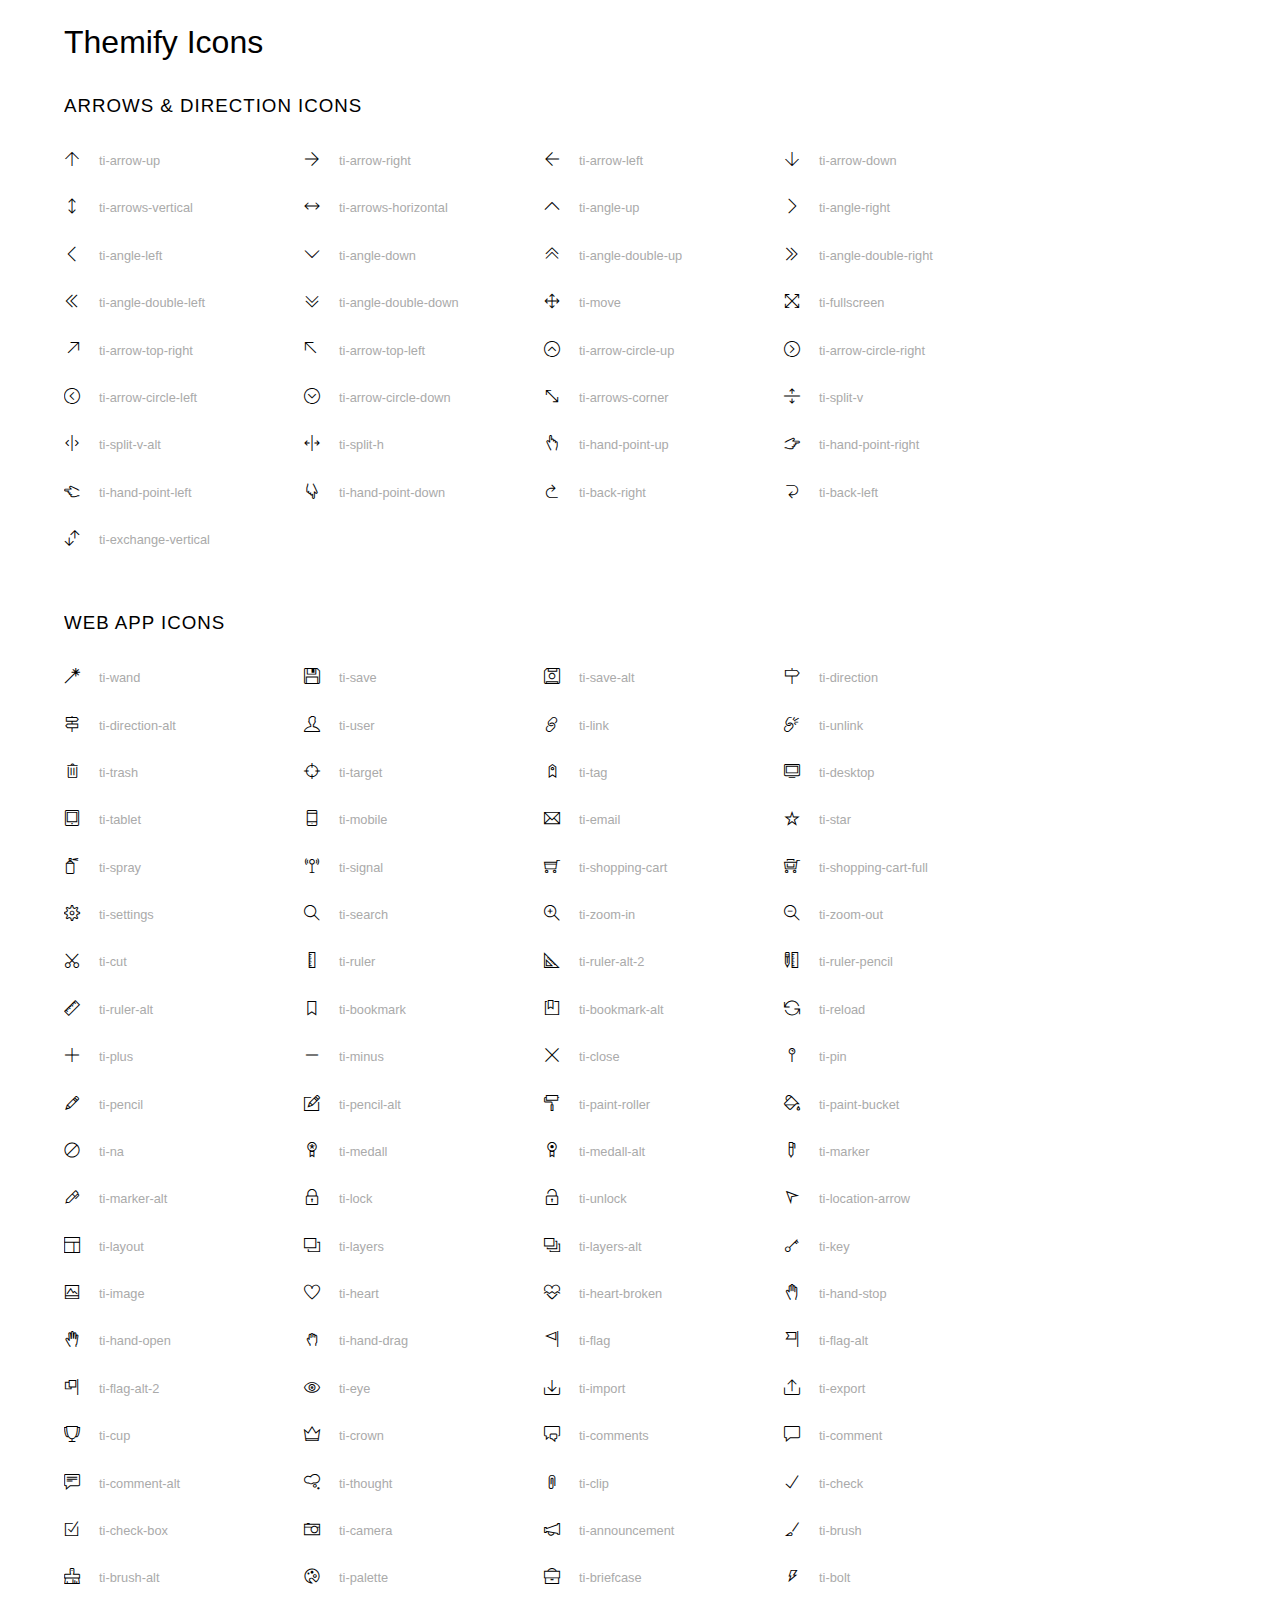
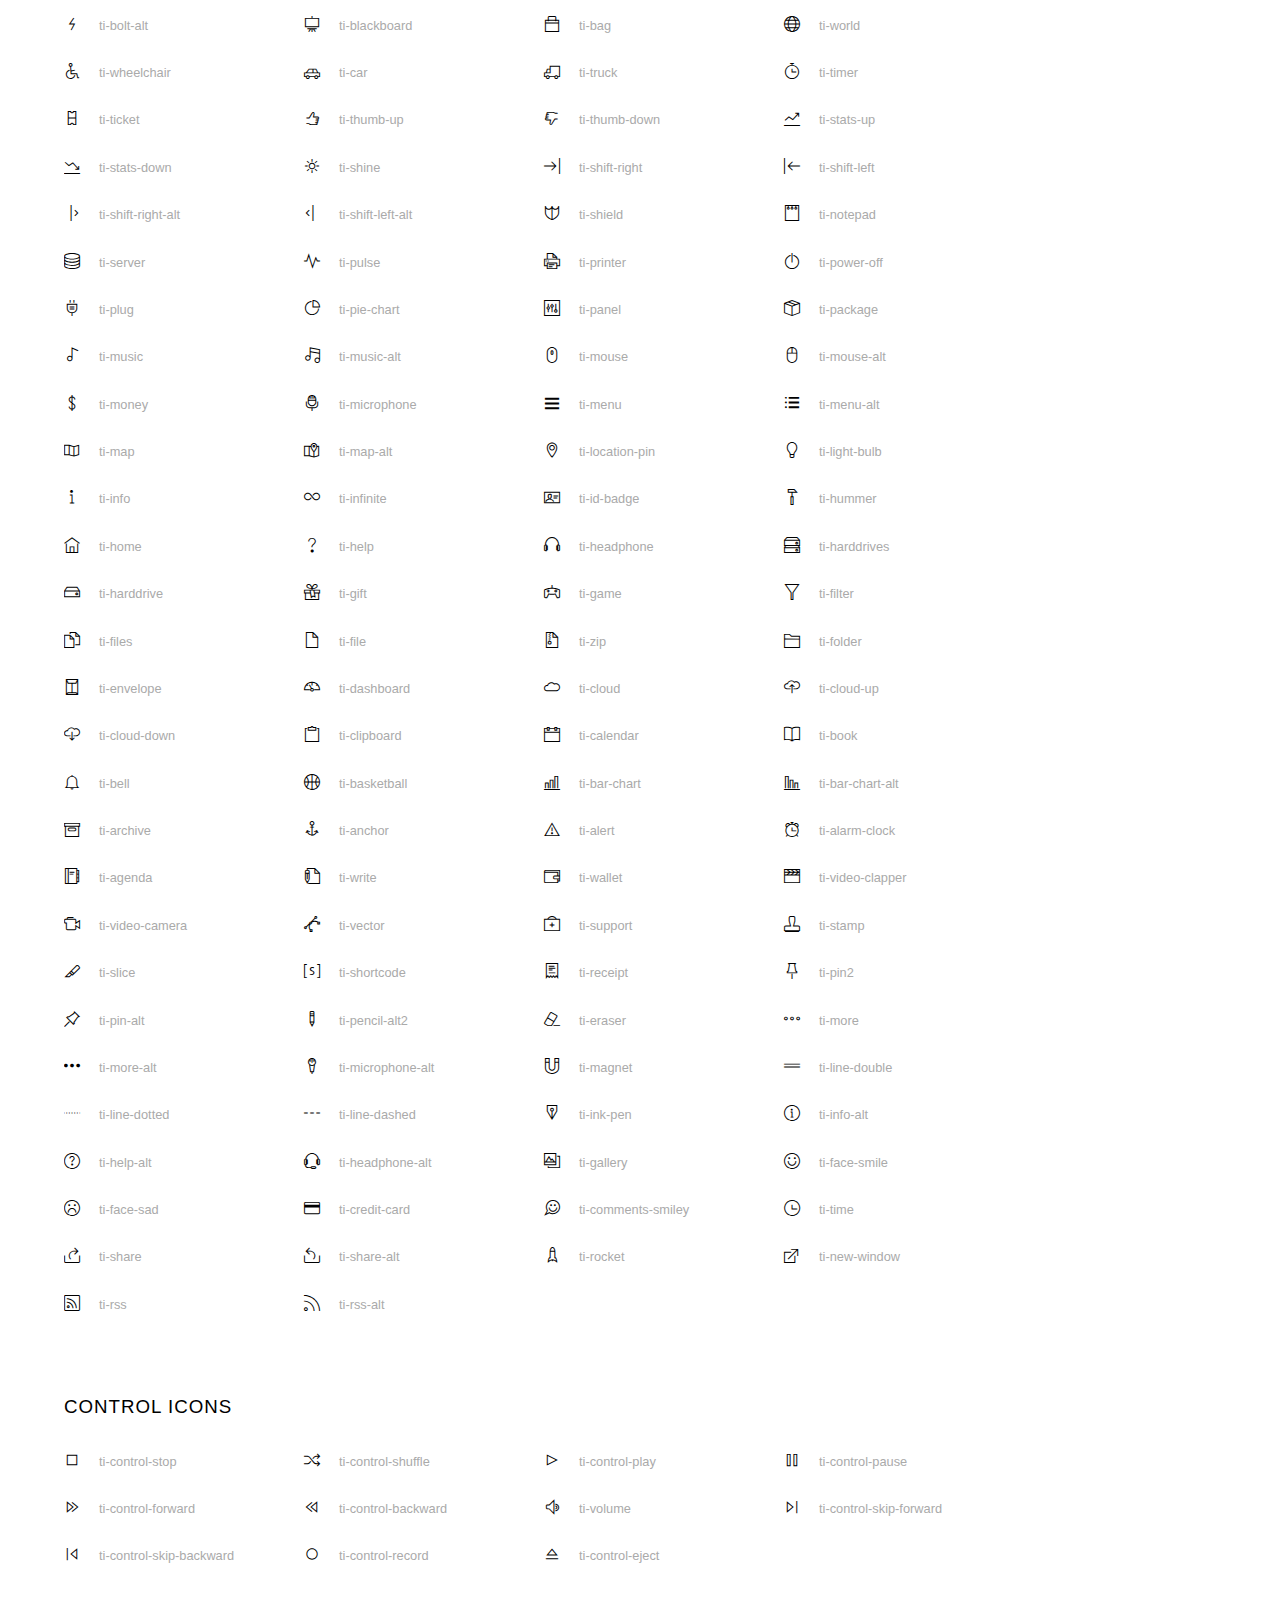
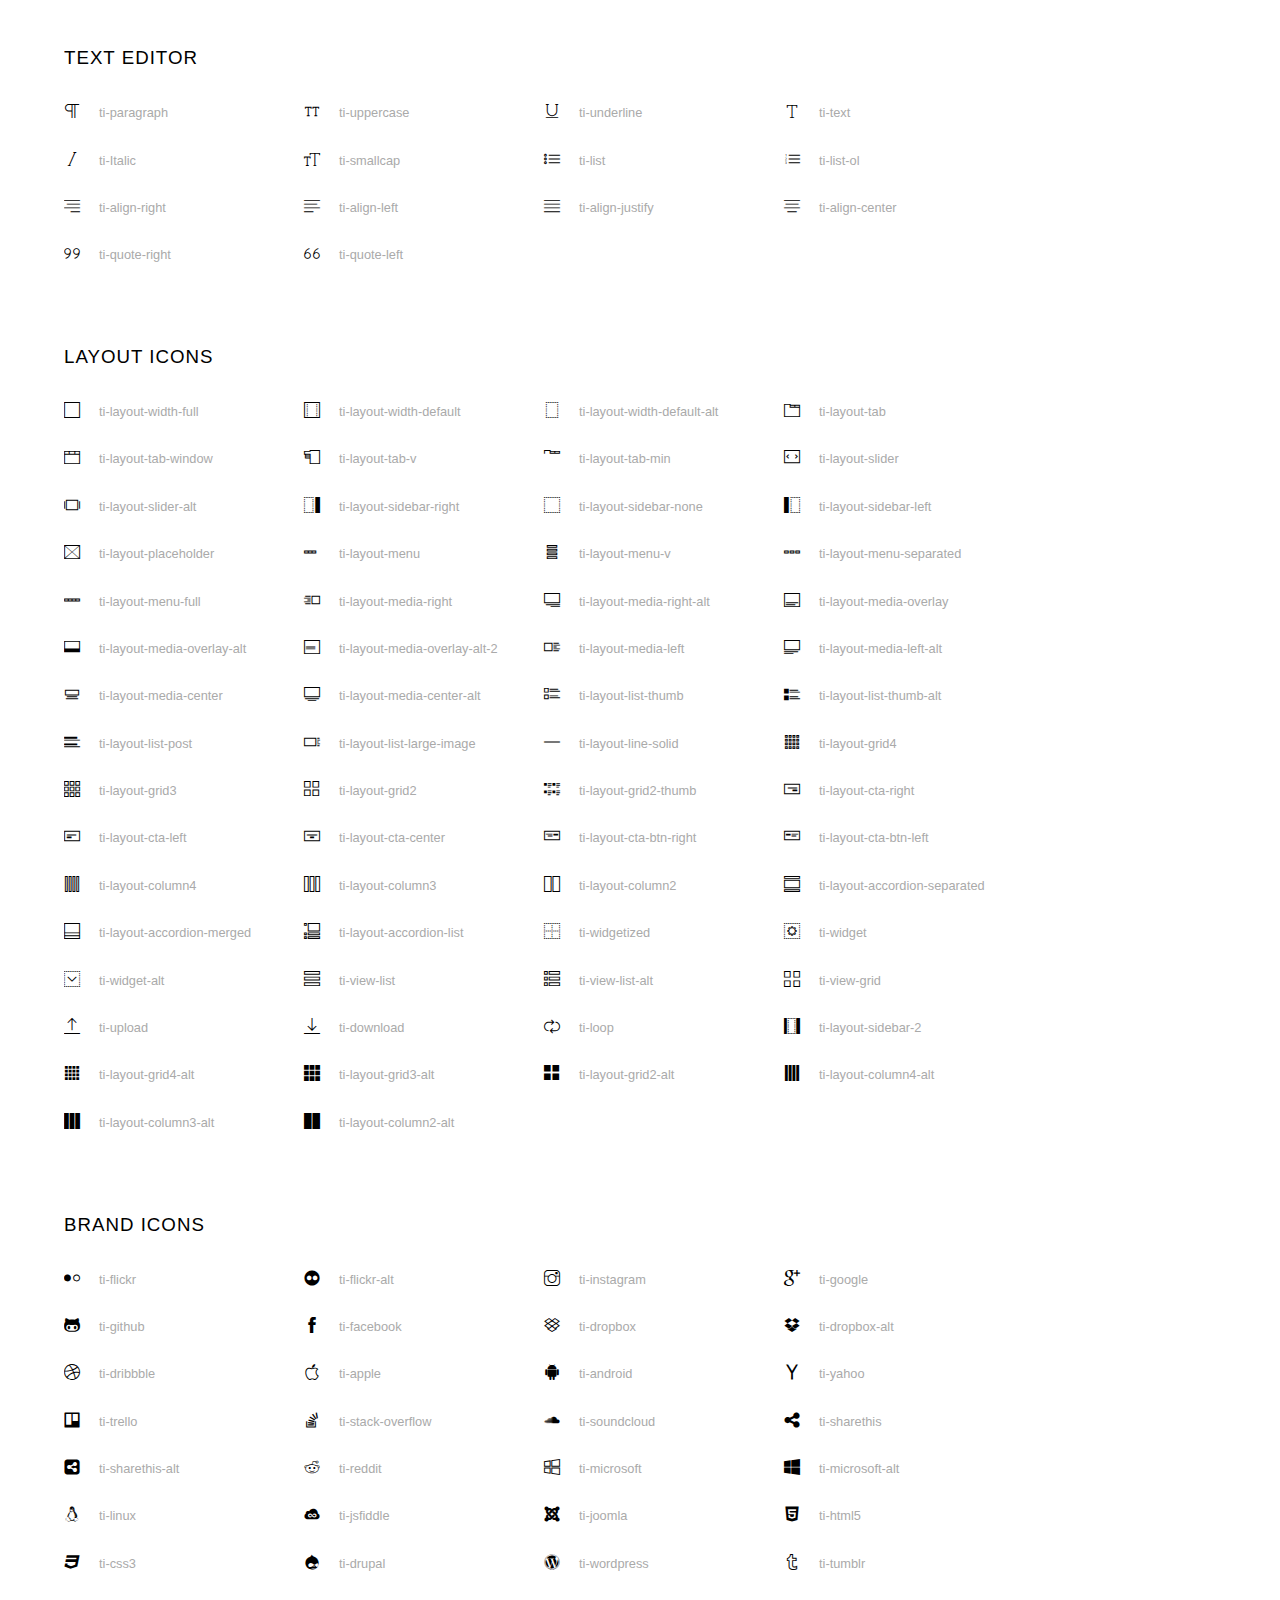
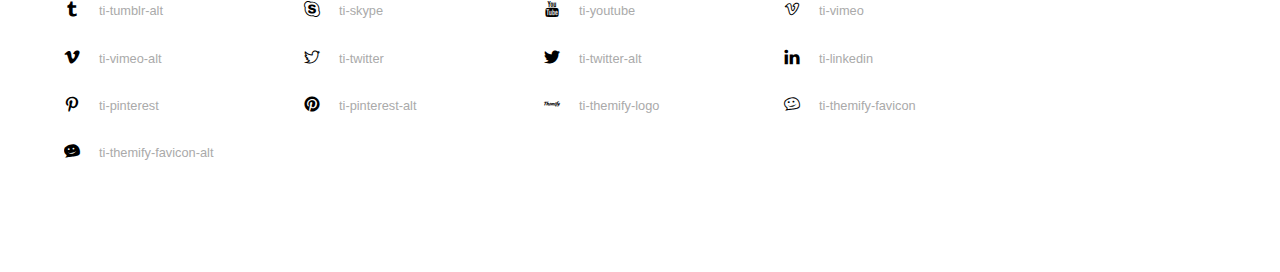
<file: src/main/resources/static/demo3/vendors/themify-icons/index.html>
<!doctype html>
<html>
<head>
	<meta charset="utf-8">
	<title>Themify Icon Font</title>
	<meta name="viewport" content="width=device-width">
	<link rel="stylesheet" href="demo-files/demo.css">
	<link rel="stylesheet" href="themify-icons.css">
	<!--[if lt IE 8]><!-->
	<link rel="stylesheet" href="ie7/ie7.css">
	<!--<![endif]-->
</head>
<body>
	<h1>Themify Icons</h1>

	<div class="icon-section">

		<div class="icon-section">
			<h3>Arrows &amp; Direction Icons </h3>

			<div class="icon-container">
				<span class="ti-arrow-up"></span><span class="icon-name"> ti-arrow-up</span>
			</div>
			<div class="icon-container">
				<span class="ti-arrow-right"></span><span class="icon-name"> ti-arrow-right</span>
			</div>
			<div class="icon-container">
				<span class="ti-arrow-left"></span><span class="icon-name"> ti-arrow-left</span>
			</div>
			<div class="icon-container">
				<span class="ti-arrow-down"></span><span class="icon-name"> ti-arrow-down</span>
			</div>
			<div class="icon-container">
				<span class="ti-arrows-vertical"></span><span class="icon-name"> ti-arrows-vertical</span>
			</div>
			<div class="icon-container">
				<span class="ti-arrows-horizontal"></span><span class="icon-name"> ti-arrows-horizontal</span>
			</div>
			<div class="icon-container">
				<span class="ti-angle-up"></span><span class="icon-name"> ti-angle-up</span>
			</div>
			<div class="icon-container">
				<span class="ti-angle-right"></span><span class="icon-name"> ti-angle-right</span>
			</div>
			<div class="icon-container">
				<span class="ti-angle-left"></span><span class="icon-name"> ti-angle-left</span>
			</div>
			<div class="icon-container">
				<span class="ti-angle-down"></span><span class="icon-name"> ti-angle-down</span>
			</div>	
			<div class="icon-container">
				<span class="ti-angle-double-up"></span><span class="icon-name"> ti-angle-double-up</span>
			</div>
			<div class="icon-container">
				<span class="ti-angle-double-right"></span><span class="icon-name"> ti-angle-double-right</span>
			</div>
			<div class="icon-container">
				<span class="ti-angle-double-left"></span><span class="icon-name"> ti-angle-double-left</span>
			</div>
			<div class="icon-container">
				<span class="ti-angle-double-down"></span><span class="icon-name"> ti-angle-double-down</span>
			</div>					
			<div class="icon-container">
				<span class="ti-move"></span><span class="icon-name"> ti-move</span>
			</div>
			<div class="icon-container">
				<span class="ti-fullscreen"></span><span class="icon-name"> ti-fullscreen</span>
			</div>
			<div class="icon-container">
				<span class="ti-arrow-top-right"></span><span class="icon-name"> ti-arrow-top-right</span>
			</div>
			<div class="icon-container">
				<span class="ti-arrow-top-left"></span><span class="icon-name"> ti-arrow-top-left</span>
			</div>
			<div class="icon-container">
				<span class="ti-arrow-circle-up"></span><span class="icon-name"> ti-arrow-circle-up</span>
			</div>
			<div class="icon-container">
				<span class="ti-arrow-circle-right"></span><span class="icon-name"> ti-arrow-circle-right</span>
			</div>
			<div class="icon-container">
				<span class="ti-arrow-circle-left"></span><span class="icon-name"> ti-arrow-circle-left</span>
			</div>
			<div class="icon-container">
				<span class="ti-arrow-circle-down"></span><span class="icon-name"> ti-arrow-circle-down</span>
			</div>
			<div class="icon-container">
				<span class="ti-arrows-corner"></span><span class="icon-name"> ti-arrows-corner</span>
			</div>
			<div class="icon-container">
				<span class="ti-split-v"></span><span class="icon-name"> ti-split-v</span>
			</div>

			<div class="icon-container">
				<span class="ti-split-v-alt"></span><span class="icon-name"> ti-split-v-alt</span>
			</div>
			<div class="icon-container">
				<span class="ti-split-h"></span><span class="icon-name"> ti-split-h</span>
			</div>
			<div class="icon-container">
				<span class="ti-hand-point-up"></span><span class="icon-name"> ti-hand-point-up</span>
			</div>
			<div class="icon-container">
				<span class="ti-hand-point-right"></span><span class="icon-name"> ti-hand-point-right</span>
			</div>
			<div class="icon-container">
				<span class="ti-hand-point-left"></span><span class="icon-name"> ti-hand-point-left</span>
			</div>
			<div class="icon-container">
				<span class="ti-hand-point-down"></span><span class="icon-name"> ti-hand-point-down</span>
			</div>
			<div class="icon-container">
				<span class="ti-back-right"></span><span class="icon-name"> ti-back-right</span>
			</div>
			<div class="icon-container">
				<span class="ti-back-left"></span><span class="icon-name"> ti-back-left</span>
			</div>
			<div class="icon-container">
				<span class="ti-exchange-vertical"></span><span class="icon-name"> ti-exchange-vertical</span>
			</div>

		</div> <!-- Arrows Icons -->



		<h3>Web App Icons</h3>
		
		<div class="icon-section">

			<div class="icon-container">
				<span class="ti-wand"></span><span class="icon-name"> ti-wand</span>
			</div>
			<div class="icon-container">
				<span class="ti-save"></span><span class="icon-name"> ti-save</span>
			</div>
			<div class="icon-container">
				<span class="ti-save-alt"></span><span class="icon-name"> ti-save-alt</span>
			</div>

			<div class="icon-container">
				<span class="ti-direction"></span><span class="icon-name"> ti-direction</span>
			</div>
			<div class="icon-container">
				<span class="ti-direction-alt"></span><span class="icon-name"> ti-direction-alt</span>
			</div>
			<div class="icon-container">
				<span class="ti-user"></span><span class="icon-name"> ti-user</span>
			</div>
			<div class="icon-container">
				<span class="ti-link"></span><span class="icon-name"> ti-link</span>
			</div>
			<div class="icon-container">
				<span class="ti-unlink"></span><span class="icon-name"> ti-unlink</span>
			</div>
			<div class="icon-container">
				<span class="ti-trash"></span><span class="icon-name"> ti-trash</span>
			</div>
			<div class="icon-container">
				<span class="ti-target"></span><span class="icon-name"> ti-target</span>
			</div>
			<div class="icon-container">
				<span class="ti-tag"></span><span class="icon-name"> ti-tag</span>
			</div>
			<div class="icon-container">
				<span class="ti-desktop"></span><span class="icon-name"> ti-desktop</span>
			</div>
			<div class="icon-container">
				<span class="ti-tablet"></span><span class="icon-name"> ti-tablet</span>
			</div>
			<div class="icon-container">
				<span class="ti-mobile"></span><span class="icon-name"> ti-mobile</span>
			</div>
			<div class="icon-container">
				<span class="ti-email"></span><span class="icon-name"> ti-email</span>
			</div>	
			<div class="icon-container">
				<span class="ti-star"></span><span class="icon-name"> ti-star</span>
			</div>
			<div class="icon-container">
				<span class="ti-spray"></span><span class="icon-name"> ti-spray</span>
			</div>
			<div class="icon-container">
				<span class="ti-signal"></span><span class="icon-name"> ti-signal</span>
			</div>
			<div class="icon-container">
				<span class="ti-shopping-cart"></span><span class="icon-name"> ti-shopping-cart</span>
			</div>
			<div class="icon-container">
				<span class="ti-shopping-cart-full"></span><span class="icon-name"> ti-shopping-cart-full</span>
			</div>
			<div class="icon-container">
				<span class="ti-settings"></span><span class="icon-name"> ti-settings</span>
			</div>
			<div class="icon-container">
				<span class="ti-search"></span><span class="icon-name"> ti-search</span>
			</div>
			<div class="icon-container">
				<span class="ti-zoom-in"></span><span class="icon-name"> ti-zoom-in</span>
			</div>
			<div class="icon-container">
				<span class="ti-zoom-out"></span><span class="icon-name"> ti-zoom-out</span>
			</div>
			<div class="icon-container">
				<span class="ti-cut"></span><span class="icon-name"> ti-cut</span>
			</div>
			<div class="icon-container">
				<span class="ti-ruler"></span><span class="icon-name"> ti-ruler</span>
			</div>
			<div class="icon-container">
				<span class="ti-ruler-alt-2"></span><span class="icon-name"> ti-ruler-alt-2</span>
			</div>			
			<div class="icon-container">
				<span class="ti-ruler-pencil"></span><span class="icon-name"> ti-ruler-pencil</span>
			</div>
			<div class="icon-container">
				<span class="ti-ruler-alt"></span><span class="icon-name"> ti-ruler-alt</span>
			</div>
			<div class="icon-container">
				<span class="ti-bookmark"></span><span class="icon-name"> ti-bookmark</span>
			</div>
			<div class="icon-container">
				<span class="ti-bookmark-alt"></span><span class="icon-name"> ti-bookmark-alt</span>
			</div>
			<div class="icon-container">
				<span class="ti-reload"></span><span class="icon-name"> ti-reload</span>
			</div>
			<div class="icon-container">
				<span class="ti-plus"></span><span class="icon-name"> ti-plus</span>
			</div>
			<div class="icon-container">
				<span class="ti-minus"></span><span class="icon-name"> ti-minus</span>
			</div>
			<div class="icon-container">
				<span class="ti-close"></span><span class="icon-name"> ti-close</span>
			</div>			
			<div class="icon-container">
				<span class="ti-pin"></span><span class="icon-name"> ti-pin</span>
			</div>
			<div class="icon-container">
				<span class="ti-pencil"></span><span class="icon-name"> ti-pencil</span>
			</div>
					
		  	<div class="icon-container">
				<span class="ti-pencil-alt"></span><span class="icon-name"> ti-pencil-alt</span>
			</div>
			<div class="icon-container">
				<span class="ti-paint-roller"></span><span class="icon-name"> ti-paint-roller</span>
			</div>
			<div class="icon-container">
				<span class="ti-paint-bucket"></span><span class="icon-name"> ti-paint-bucket</span>
			</div>
			<div class="icon-container">
				<span class="ti-na"></span><span class="icon-name"> ti-na</span>
			</div>
			<div class="icon-container">
				<span class="ti-medall"></span><span class="icon-name"> ti-medall</span>
			</div>
			<div class="icon-container">
				<span class="ti-medall-alt"></span><span class="icon-name"> ti-medall-alt</span>
			</div>
			<div class="icon-container">
				<span class="ti-marker"></span><span class="icon-name"> ti-marker</span>
			</div>
			<div class="icon-container">
				<span class="ti-marker-alt"></span><span class="icon-name"> ti-marker-alt</span>
			</div>

			<div class="icon-container">
				<span class="ti-lock"></span><span class="icon-name"> ti-lock</span>
			</div>
			<div class="icon-container">
				<span class="ti-unlock"></span><span class="icon-name"> ti-unlock</span>
			</div>
			<div class="icon-container">
				<span class="ti-location-arrow"></span><span class="icon-name"> ti-location-arrow</span>
			</div>
			<div class="icon-container">
				<span class="ti-layout"></span><span class="icon-name"> ti-layout</span>
			</div>
			<div class="icon-container">
				<span class="ti-layers"></span><span class="icon-name"> ti-layers</span>
			</div>
			<div class="icon-container">
				<span class="ti-layers-alt"></span><span class="icon-name"> ti-layers-alt</span>
			</div>
			<div class="icon-container">
				<span class="ti-key"></span><span class="icon-name"> ti-key</span>
			</div>
			<div class="icon-container">
				<span class="ti-image"></span><span class="icon-name"> ti-image</span>
			</div>
			<div class="icon-container">
				<span class="ti-heart"></span><span class="icon-name"> ti-heart</span>
			</div>
			<div class="icon-container">
				<span class="ti-heart-broken"></span><span class="icon-name"> ti-heart-broken</span>
			</div>
			<div class="icon-container">
				<span class="ti-hand-stop"></span><span class="icon-name"> ti-hand-stop</span>
			</div>
			<div class="icon-container">
				<span class="ti-hand-open"></span><span class="icon-name"> ti-hand-open</span>
			</div>
			<div class="icon-container">
				<span class="ti-hand-drag"></span><span class="icon-name"> ti-hand-drag</span>
			</div>
			<div class="icon-container">
				<span class="ti-flag"></span><span class="icon-name"> ti-flag</span>
			</div>
			<div class="icon-container">
				<span class="ti-flag-alt"></span><span class="icon-name"> ti-flag-alt</span>
			</div>
			<div class="icon-container">
				<span class="ti-flag-alt-2"></span><span class="icon-name"> ti-flag-alt-2</span>
			</div>
			<div class="icon-container">
				<span class="ti-eye"></span><span class="icon-name"> ti-eye</span>
			</div>
			<div class="icon-container">
				<span class="ti-import"></span><span class="icon-name"> ti-import</span>
			</div>			
			<div class="icon-container">
				<span class="ti-export"></span><span class="icon-name"> ti-export</span>
			</div>
			<div class="icon-container">
				<span class="ti-cup"></span><span class="icon-name"> ti-cup</span>
			</div>
			<div class="icon-container">
				<span class="ti-crown"></span><span class="icon-name"> ti-crown</span>
			</div>
			<div class="icon-container">
				<span class="ti-comments"></span><span class="icon-name"> ti-comments</span>
			</div>
			<div class="icon-container">
				<span class="ti-comment"></span><span class="icon-name"> ti-comment</span>
			</div>
			<div class="icon-container">
				<span class="ti-comment-alt"></span><span class="icon-name"> ti-comment-alt</span>
			</div>
			<div class="icon-container">
				<span class="ti-thought"></span><span class="icon-name"> ti-thought</span>
			</div>			
			<div class="icon-container">
				<span class="ti-clip"></span><span class="icon-name"> ti-clip</span>
			</div>

			<div class="icon-container">
				<span class="ti-check"></span><span class="icon-name"> ti-check</span>
			</div>
			<div class="icon-container">
				<span class="ti-check-box"></span><span class="icon-name"> ti-check-box</span>
			</div>
			<div class="icon-container">
				<span class="ti-camera"></span><span class="icon-name"> ti-camera</span>
			</div>
			<div class="icon-container">
				<span class="ti-announcement"></span><span class="icon-name"> ti-announcement</span>
			</div>
			<div class="icon-container">
				<span class="ti-brush"></span><span class="icon-name"> ti-brush</span>
			</div>
			<div class="icon-container">
				<span class="ti-brush-alt"></span><span class="icon-name"> ti-brush-alt</span>
			</div>
			<div class="icon-container">
				<span class="ti-palette"></span><span class="icon-name"> ti-palette</span>
			</div>			
			<div class="icon-container">
				<span class="ti-briefcase"></span><span class="icon-name"> ti-briefcase</span>
			</div>
			<div class="icon-container">
				<span class="ti-bolt"></span><span class="icon-name"> ti-bolt</span>
			</div>
			<div class="icon-container">
				<span class="ti-bolt-alt"></span><span class="icon-name"> ti-bolt-alt</span>
			</div>
			<div class="icon-container">
				<span class="ti-blackboard"></span><span class="icon-name"> ti-blackboard</span>
			</div>
			<div class="icon-container">
				<span class="ti-bag"></span><span class="icon-name"> ti-bag</span>
			</div>
			<div class="icon-container">
				<span class="ti-world"></span><span class="icon-name"> ti-world</span>
			</div>
			<div class="icon-container">
				<span class="ti-wheelchair"></span><span class="icon-name"> ti-wheelchair</span>
			</div>
			<div class="icon-container">
				<span class="ti-car"></span><span class="icon-name"> ti-car</span>
			</div>
			<div class="icon-container">
				<span class="ti-truck"></span><span class="icon-name"> ti-truck</span>
			</div>
			<div class="icon-container">
				<span class="ti-timer"></span><span class="icon-name"> ti-timer</span>
			</div>
			<div class="icon-container">
				<span class="ti-ticket"></span><span class="icon-name"> ti-ticket</span>
			</div>
			<div class="icon-container">
				<span class="ti-thumb-up"></span><span class="icon-name"> ti-thumb-up</span>
			</div>
			<div class="icon-container">
				<span class="ti-thumb-down"></span><span class="icon-name"> ti-thumb-down</span>
			</div>

			<div class="icon-container">
				<span class="ti-stats-up"></span><span class="icon-name"> ti-stats-up</span>
			</div>
			<div class="icon-container">
				<span class="ti-stats-down"></span><span class="icon-name"> ti-stats-down</span>
			</div>
			<div class="icon-container">
				<span class="ti-shine"></span><span class="icon-name"> ti-shine</span>
			</div>
			<div class="icon-container">
				<span class="ti-shift-right"></span><span class="icon-name"> ti-shift-right</span>
			</div>
			<div class="icon-container">
				<span class="ti-shift-left"></span><span class="icon-name"> ti-shift-left</span>
			</div>

			<div class="icon-container">
				<span class="ti-shift-right-alt"></span><span class="icon-name"> ti-shift-right-alt</span>
			</div>
			<div class="icon-container">
				<span class="ti-shift-left-alt"></span><span class="icon-name"> ti-shift-left-alt</span>
			</div>
			<div class="icon-container">
				<span class="ti-shield"></span><span class="icon-name"> ti-shield</span>
			</div>
			<div class="icon-container">
				<span class="ti-notepad"></span><span class="icon-name"> ti-notepad</span>
			</div>
			<div class="icon-container">
				<span class="ti-server"></span><span class="icon-name"> ti-server</span>
			</div>

			<div class="icon-container">
				<span class="ti-pulse"></span><span class="icon-name"> ti-pulse</span>
			</div>
			<div class="icon-container">
				<span class="ti-printer"></span><span class="icon-name"> ti-printer</span>
			</div>
			<div class="icon-container">
				<span class="ti-power-off"></span><span class="icon-name"> ti-power-off</span>
			</div>
			<div class="icon-container">
				<span class="ti-plug"></span><span class="icon-name"> ti-plug</span>
			</div>
			<div class="icon-container">
				<span class="ti-pie-chart"></span><span class="icon-name"> ti-pie-chart</span>
			</div>

			<div class="icon-container">
				<span class="ti-panel"></span><span class="icon-name"> ti-panel</span>
			</div>
			<div class="icon-container">
				<span class="ti-package"></span><span class="icon-name"> ti-package</span>
			</div>
			<div class="icon-container">
				<span class="ti-music"></span><span class="icon-name"> ti-music</span>
			</div>
			<div class="icon-container">
				<span class="ti-music-alt"></span><span class="icon-name"> ti-music-alt</span>
			</div>
			<div class="icon-container">
				<span class="ti-mouse"></span><span class="icon-name"> ti-mouse</span>
			</div>
			<div class="icon-container">
				<span class="ti-mouse-alt"></span><span class="icon-name"> ti-mouse-alt</span>
			</div>
			<div class="icon-container">
				<span class="ti-money"></span><span class="icon-name"> ti-money</span>
			</div>
			<div class="icon-container">
				<span class="ti-microphone"></span><span class="icon-name"> ti-microphone</span>
			</div>
			<div class="icon-container">
				<span class="ti-menu"></span><span class="icon-name"> ti-menu</span>
			</div>
			<div class="icon-container">
				<span class="ti-menu-alt"></span><span class="icon-name"> ti-menu-alt</span>
			</div>
			<div class="icon-container">
				<span class="ti-map"></span><span class="icon-name"> ti-map</span>
			</div>
			<div class="icon-container">
				<span class="ti-map-alt"></span><span class="icon-name"> ti-map-alt</span>
			</div>

			<div class="icon-container">
				<span class="ti-location-pin"></span><span class="icon-name"> ti-location-pin</span>
			</div>

			<div class="icon-container">
				<span class="ti-light-bulb"></span><span class="icon-name"> ti-light-bulb</span>
			</div>
			<div class="icon-container">
				<span class="ti-info"></span><span class="icon-name"> ti-info</span>
			</div>
			<div class="icon-container">
				<span class="ti-infinite"></span><span class="icon-name"> ti-infinite</span>
			</div>
			<div class="icon-container">
				<span class="ti-id-badge"></span><span class="icon-name"> ti-id-badge</span>
			</div>
			<div class="icon-container">
				<span class="ti-hummer"></span><span class="icon-name"> ti-hummer</span>
			</div>
			<div class="icon-container">
				<span class="ti-home"></span><span class="icon-name"> ti-home</span>
			</div>
			<div class="icon-container">
				<span class="ti-help"></span><span class="icon-name"> ti-help</span>
			</div>
			<div class="icon-container">
				<span class="ti-headphone"></span><span class="icon-name"> ti-headphone</span>
			</div>
			<div class="icon-container">
				<span class="ti-harddrives"></span><span class="icon-name"> ti-harddrives</span>
			</div>
			<div class="icon-container">
				<span class="ti-harddrive"></span><span class="icon-name"> ti-harddrive</span>
			</div>
			<div class="icon-container">
				<span class="ti-gift"></span><span class="icon-name"> ti-gift</span>
			</div>
			<div class="icon-container">
				<span class="ti-game"></span><span class="icon-name"> ti-game</span>
			</div>
			<div class="icon-container">
				<span class="ti-filter"></span><span class="icon-name"> ti-filter</span>
			</div>
			<div class="icon-container">
				<span class="ti-files"></span><span class="icon-name"> ti-files</span>
			</div>
			<div class="icon-container">
				<span class="ti-file"></span><span class="icon-name"> ti-file</span>
			</div>
			<div class="icon-container">
				<span class="ti-zip"></span><span class="icon-name"> ti-zip</span>
			</div>
			<div class="icon-container">
				<span class="ti-folder"></span><span class="icon-name"> ti-folder</span>
			</div>			
			<div class="icon-container">
				<span class="ti-envelope"></span><span class="icon-name"> ti-envelope</span>
			</div>


			<div class="icon-container">
				<span class="ti-dashboard"></span><span class="icon-name"> ti-dashboard</span>
			</div>
			<div class="icon-container">
				<span class="ti-cloud"></span><span class="icon-name"> ti-cloud</span>
			</div>
			<div class="icon-container">
				<span class="ti-cloud-up"></span><span class="icon-name"> ti-cloud-up</span>
			</div>
			<div class="icon-container">
				<span class="ti-cloud-down"></span><span class="icon-name"> ti-cloud-down</span>
			</div>
			<div class="icon-container">
				<span class="ti-clipboard"></span><span class="icon-name"> ti-clipboard</span>
			</div>
			<div class="icon-container">
				<span class="ti-calendar"></span><span class="icon-name"> ti-calendar</span>
			</div>
			<div class="icon-container">
				<span class="ti-book"></span><span class="icon-name"> ti-book</span>
			</div>
			<div class="icon-container">
				<span class="ti-bell"></span><span class="icon-name"> ti-bell</span>
			</div>
			<div class="icon-container">
				<span class="ti-basketball"></span><span class="icon-name"> ti-basketball</span>
			</div>
			<div class="icon-container">
				<span class="ti-bar-chart"></span><span class="icon-name"> ti-bar-chart</span>
			</div>
			<div class="icon-container">
				<span class="ti-bar-chart-alt"></span><span class="icon-name"> ti-bar-chart-alt</span>
			</div>


			<div class="icon-container">
				<span class="ti-archive"></span><span class="icon-name"> ti-archive</span>
			</div>
			<div class="icon-container">
				<span class="ti-anchor"></span><span class="icon-name"> ti-anchor</span>
			</div>

			<div class="icon-container">
				<span class="ti-alert"></span><span class="icon-name"> ti-alert</span>
			</div>
			<div class="icon-container">
				<span class="ti-alarm-clock"></span><span class="icon-name"> ti-alarm-clock</span>
			</div>
			<div class="icon-container">
				<span class="ti-agenda"></span><span class="icon-name"> ti-agenda</span>
			</div>
			<div class="icon-container">
				<span class="ti-write"></span><span class="icon-name"> ti-write</span>
			</div>

			<div class="icon-container">
				<span class="ti-wallet"></span><span class="icon-name"> ti-wallet</span>
			</div>
			<div class="icon-container">
				<span class="ti-video-clapper"></span><span class="icon-name"> ti-video-clapper</span>
			</div>
			<div class="icon-container">
				<span class="ti-video-camera"></span><span class="icon-name"> ti-video-camera</span>
			</div>
			<div class="icon-container">
				<span class="ti-vector"></span><span class="icon-name"> ti-vector</span>
			</div>

			<div class="icon-container">
				<span class="ti-support"></span><span class="icon-name"> ti-support</span>
			</div>
			<div class="icon-container">
				<span class="ti-stamp"></span><span class="icon-name"> ti-stamp</span>
			</div>
			<div class="icon-container">
				<span class="ti-slice"></span><span class="icon-name"> ti-slice</span>
			</div>
			<div class="icon-container">
				<span class="ti-shortcode"></span><span class="icon-name"> ti-shortcode</span>
			</div>
			<div class="icon-container">
				<span class="ti-receipt"></span><span class="icon-name"> ti-receipt</span>
			</div>
			<div class="icon-container">
				<span class="ti-pin2"></span><span class="icon-name"> ti-pin2</span>
			</div>
			<div class="icon-container">
				<span class="ti-pin-alt"></span><span class="icon-name"> ti-pin-alt</span>
			</div>
			<div class="icon-container">
				<span class="ti-pencil-alt2"></span><span class="icon-name"> ti-pencil-alt2</span>
			</div>
			<div class="icon-container">
				<span class="ti-eraser"></span><span class="icon-name"> ti-eraser</span>
			</div>			
			<div class="icon-container">
				<span class="ti-more"></span><span class="icon-name"> ti-more</span>
			</div>
			<div class="icon-container">
				<span class="ti-more-alt"></span><span class="icon-name"> ti-more-alt</span>
			</div>
			<div class="icon-container">
				<span class="ti-microphone-alt"></span><span class="icon-name"> ti-microphone-alt</span>
			</div>
			<div class="icon-container">
				<span class="ti-magnet"></span><span class="icon-name"> ti-magnet</span>
			</div>
			<div class="icon-container">
				<span class="ti-line-double"></span><span class="icon-name"> ti-line-double</span>
			</div>
			<div class="icon-container">
				<span class="ti-line-dotted"></span><span class="icon-name"> ti-line-dotted</span>
			</div>
			<div class="icon-container">
				<span class="ti-line-dashed"></span><span class="icon-name"> ti-line-dashed</span>
			</div>

			<div class="icon-container">
				<span class="ti-ink-pen"></span><span class="icon-name"> ti-ink-pen</span>
			</div>
			<div class="icon-container">
				<span class="ti-info-alt"></span><span class="icon-name"> ti-info-alt</span>
			</div>
			<div class="icon-container">
				<span class="ti-help-alt"></span><span class="icon-name"> ti-help-alt</span>
			</div>
			<div class="icon-container">
				<span class="ti-headphone-alt"></span><span class="icon-name"> ti-headphone-alt</span>
			</div>

			<div class="icon-container">
				<span class="ti-gallery"></span><span class="icon-name"> ti-gallery</span>
			</div>
			<div class="icon-container">
				<span class="ti-face-smile"></span><span class="icon-name"> ti-face-smile</span>
			</div>
			<div class="icon-container">
				<span class="ti-face-sad"></span><span class="icon-name"> ti-face-sad</span>
			</div>
			<div class="icon-container">
				<span class="ti-credit-card"></span><span class="icon-name"> ti-credit-card</span>
			</div>
			<div class="icon-container">
				<span class="ti-comments-smiley"></span><span class="icon-name"> ti-comments-smiley</span>
			</div>
			<div class="icon-container">
				<span class="ti-time"></span><span class="icon-name"> ti-time</span>
			</div>
			<div class="icon-container">
				<span class="ti-share"></span><span class="icon-name"> ti-share</span>
			</div>
			<div class="icon-container">
				<span class="ti-share-alt"></span><span class="icon-name"> ti-share-alt</span>
			</div>
			<div class="icon-container">
				<span class="ti-rocket"></span><span class="icon-name"> ti-rocket</span>
			</div>

			<div class="icon-container">
				<span class="ti-new-window"></span><span class="icon-name"> ti-new-window</span>
			</div>

			<div class="icon-container">
				<span class="ti-rss"></span><span class="icon-name"> ti-rss</span>
			</div>

			<div class="icon-container">
				<span class="ti-rss-alt"></span><span class="icon-name"> ti-rss-alt</span>
			</div>
			
		</div><!-- Web App Icons -->


		<div class="icon-section">
			<h3>Control Icons</h3>
			<div class="icon-container">
				<span class="ti-control-stop"></span><span class="icon-name"> ti-control-stop</span>
			</div>
			<div class="icon-container">
				<span class="ti-control-shuffle"></span><span class="icon-name"> ti-control-shuffle</span>
			</div>
			<div class="icon-container">
				<span class="ti-control-play"></span><span class="icon-name"> ti-control-play</span>
			</div>
			<div class="icon-container">
				<span class="ti-control-pause"></span><span class="icon-name"> ti-control-pause</span>
			</div>
			<div class="icon-container">
				<span class="ti-control-forward"></span><span class="icon-name"> ti-control-forward</span>
			</div>
			<div class="icon-container">
				<span class="ti-control-backward"></span><span class="icon-name"> ti-control-backward</span>
			</div>	
			<div class="icon-container">
				<span class="ti-volume"></span><span class="icon-name"> ti-volume</span>
			</div>
			<div class="icon-container">
				<span class="ti-control-skip-forward"></span><span class="icon-name"> ti-control-skip-forward</span>
			</div>
			<div class="icon-container">
				<span class="ti-control-skip-backward"></span><span class="icon-name"> ti-control-skip-backward</span>
			</div>
			<div class="icon-container">
				<span class="ti-control-record"></span><span class="icon-name"> ti-control-record</span>
			</div>
			<div class="icon-container">
				<span class="ti-control-eject"></span><span class="icon-name"> ti-control-eject</span>
			</div>			
		</div> <!-- Control Icons -->


		<div class="icon-section">
			<h3>Text Editor</h3>

			<div class="icon-container">
				<span class="ti-paragraph"></span><span class="icon-name"> ti-paragraph</span>
			</div>
			<div class="icon-container">
				<span class="ti-uppercase"></span><span class="icon-name"> ti-uppercase</span>
			</div>

			<div class="icon-container">
				<span class="ti-underline"></span><span class="icon-name"> ti-underline</span>
			</div>
			<div class="icon-container">
				<span class="ti-text"></span><span class="icon-name"> ti-text</span>
			</div>
			<div class="icon-container">
				<span class="ti-Italic"></span><span class="icon-name"> ti-Italic</span>
			</div>
			<div class="icon-container">
				<span class="ti-smallcap"></span><span class="icon-name"> ti-smallcap</span>
			</div>
			<div class="icon-container">
				<span class="ti-list"></span><span class="icon-name"> ti-list</span>
			</div>
			<div class="icon-container">
				<span class="ti-list-ol"></span><span class="icon-name"> ti-list-ol</span>
			</div>
			<div class="icon-container">
				<span class="ti-align-right"></span><span class="icon-name"> ti-align-right</span>
			</div>
			<div class="icon-container">
				<span class="ti-align-left"></span><span class="icon-name"> ti-align-left</span>
			</div>
			<div class="icon-container">
				<span class="ti-align-justify"></span><span class="icon-name"> ti-align-justify</span>
			</div>
			<div class="icon-container">
				<span class="ti-align-center"></span><span class="icon-name"> ti-align-center</span>
			</div>
			<div class="icon-container">
				<span class="ti-quote-right"></span><span class="icon-name"> ti-quote-right</span>
			</div>
			<div class="icon-container">
				<span class="ti-quote-left"></span><span class="icon-name"> ti-quote-left</span>
			</div>

		</div> <!-- Text Editor -->



		<div class="icon-section">
			<h3>Layout Icons</h3>
			<div class="icon-container">
				<span class="ti-layout-width-full"></span><span class="icon-name"> ti-layout-width-full</span>
			</div>
			<div class="icon-container">
				<span class="ti-layout-width-default"></span><span class="icon-name"> ti-layout-width-default</span>
			</div>
			<div class="icon-container">
				<span class="ti-layout-width-default-alt"></span><span class="icon-name"> ti-layout-width-default-alt</span>
			</div>
			<div class="icon-container">
				<span class="ti-layout-tab"></span><span class="icon-name"> ti-layout-tab</span>
			</div>
			<div class="icon-container">
				<span class="ti-layout-tab-window"></span><span class="icon-name"> ti-layout-tab-window</span>
			</div>
			<div class="icon-container">
				<span class="ti-layout-tab-v"></span><span class="icon-name"> ti-layout-tab-v</span>
			</div>
			<div class="icon-container">
				<span class="ti-layout-tab-min"></span><span class="icon-name"> ti-layout-tab-min</span>
			</div>
			<div class="icon-container">
				<span class="ti-layout-slider"></span><span class="icon-name"> ti-layout-slider</span>
			</div>
			<div class="icon-container">
				<span class="ti-layout-slider-alt"></span><span class="icon-name"> ti-layout-slider-alt</span>
			</div>
			<div class="icon-container">
				<span class="ti-layout-sidebar-right"></span><span class="icon-name"> ti-layout-sidebar-right</span>
			</div>
			<div class="icon-container">
				<span class="ti-layout-sidebar-none"></span><span class="icon-name"> ti-layout-sidebar-none</span>
			</div>
			<div class="icon-container">
				<span class="ti-layout-sidebar-left"></span><span class="icon-name"> ti-layout-sidebar-left</span>
			</div>
			<div class="icon-container">
				<span class="ti-layout-placeholder"></span><span class="icon-name"> ti-layout-placeholder</span>
			</div>
			<div class="icon-container">
				<span class="ti-layout-menu"></span><span class="icon-name"> ti-layout-menu</span>
			</div>
			<div class="icon-container">
				<span class="ti-layout-menu-v"></span><span class="icon-name"> ti-layout-menu-v</span>
			</div>
			<div class="icon-container">
				<span class="ti-layout-menu-separated"></span><span class="icon-name"> ti-layout-menu-separated</span>
			</div>
			<div class="icon-container">
				<span class="ti-layout-menu-full"></span><span class="icon-name"> ti-layout-menu-full</span>
			</div>
			<div class="icon-container">
				<span class="ti-layout-media-right"></span><span class="icon-name"> ti-layout-media-right</span>
			</div>
			<div class="icon-container">
				<span class="ti-layout-media-right-alt"></span><span class="icon-name"> ti-layout-media-right-alt</span>
			</div>
			<div class="icon-container">
				<span class="ti-layout-media-overlay"></span><span class="icon-name"> ti-layout-media-overlay</span>
			</div>
			<div class="icon-container">
				<span class="ti-layout-media-overlay-alt"></span><span class="icon-name"> ti-layout-media-overlay-alt</span>
			</div>
			<div class="icon-container">
				<span class="ti-layout-media-overlay-alt-2"></span><span class="icon-name"> ti-layout-media-overlay-alt-2</span>
			</div>
			<div class="icon-container">
				<span class="ti-layout-media-left"></span><span class="icon-name"> ti-layout-media-left</span>
			</div>
			<div class="icon-container">
				<span class="ti-layout-media-left-alt"></span><span class="icon-name"> ti-layout-media-left-alt</span>
			</div>
			<div class="icon-container">
				<span class="ti-layout-media-center"></span><span class="icon-name"> ti-layout-media-center</span>
			</div>
			<div class="icon-container">
				<span class="ti-layout-media-center-alt"></span><span class="icon-name"> ti-layout-media-center-alt</span>
			</div>
			<div class="icon-container">
				<span class="ti-layout-list-thumb"></span><span class="icon-name"> ti-layout-list-thumb</span>
			</div>
			<div class="icon-container">
				<span class="ti-layout-list-thumb-alt"></span><span class="icon-name"> ti-layout-list-thumb-alt</span>
			</div>
			<div class="icon-container">
				<span class="ti-layout-list-post"></span><span class="icon-name"> ti-layout-list-post</span>
			</div>
			<div class="icon-container">
				<span class="ti-layout-list-large-image"></span><span class="icon-name"> ti-layout-list-large-image</span>
			</div>
			<div class="icon-container">
				<span class="ti-layout-line-solid"></span><span class="icon-name"> ti-layout-line-solid</span>
			</div>
			<div class="icon-container">
				<span class="ti-layout-grid4"></span><span class="icon-name"> ti-layout-grid4</span>
			</div>
			<div class="icon-container">
				<span class="ti-layout-grid3"></span><span class="icon-name"> ti-layout-grid3</span>
			</div>
			<div class="icon-container">
				<span class="ti-layout-grid2"></span><span class="icon-name"> ti-layout-grid2</span>
			</div>
			<div class="icon-container">
				<span class="ti-layout-grid2-thumb"></span><span class="icon-name"> ti-layout-grid2-thumb</span>
			</div>
			<div class="icon-container">
				<span class="ti-layout-cta-right"></span><span class="icon-name"> ti-layout-cta-right</span>
			</div>
			<div class="icon-container">
				<span class="ti-layout-cta-left"></span><span class="icon-name"> ti-layout-cta-left</span>
			</div>
			<div class="icon-container">
				<span class="ti-layout-cta-center"></span><span class="icon-name"> ti-layout-cta-center</span>
			</div>
			<div class="icon-container">
				<span class="ti-layout-cta-btn-right"></span><span class="icon-name"> ti-layout-cta-btn-right</span>
			</div>
			<div class="icon-container">
				<span class="ti-layout-cta-btn-left"></span><span class="icon-name"> ti-layout-cta-btn-left</span>
			</div>
			<div class="icon-container">
				<span class="ti-layout-column4"></span><span class="icon-name"> ti-layout-column4</span>
			</div>
			<div class="icon-container">
				<span class="ti-layout-column3"></span><span class="icon-name"> ti-layout-column3</span>
			</div>
			<div class="icon-container">
				<span class="ti-layout-column2"></span><span class="icon-name"> ti-layout-column2</span>
			</div>
			<div class="icon-container">
				<span class="ti-layout-accordion-separated"></span><span class="icon-name"> ti-layout-accordion-separated</span>
			</div>
			<div class="icon-container">
				<span class="ti-layout-accordion-merged"></span><span class="icon-name"> ti-layout-accordion-merged</span>
			</div>
			<div class="icon-container">
				<span class="ti-layout-accordion-list"></span><span class="icon-name"> ti-layout-accordion-list</span>
			</div>
			<div class="icon-container">
				<span class="ti-widgetized"></span><span class="icon-name"> ti-widgetized</span>
			</div>
			<div class="icon-container">
				<span class="ti-widget"></span><span class="icon-name"> ti-widget</span>
			</div>
			<div class="icon-container">
				<span class="ti-widget-alt"></span><span class="icon-name"> ti-widget-alt</span>
			</div>
			<div class="icon-container">
				<span class="ti-view-list"></span><span class="icon-name"> ti-view-list</span>
			</div>
			<div class="icon-container">
				<span class="ti-view-list-alt"></span><span class="icon-name"> ti-view-list-alt</span>
			</div>
			<div class="icon-container">
				<span class="ti-view-grid"></span><span class="icon-name"> ti-view-grid</span>
			</div>
			<div class="icon-container">
				<span class="ti-upload"></span><span class="icon-name"> ti-upload</span>
			</div>
			<div class="icon-container">
				<span class="ti-download"></span><span class="icon-name"> ti-download</span>
			</div>	
			<div class="icon-container">
				<span class="ti-loop"></span><span class="icon-name"> ti-loop</span>
			</div>
			<div class="icon-container">
				<span class="ti-layout-sidebar-2"></span><span class="icon-name"> ti-layout-sidebar-2</span>
			</div>
			<div class="icon-container">
				<span class="ti-layout-grid4-alt"></span><span class="icon-name"> ti-layout-grid4-alt</span>
			</div>
			<div class="icon-container">
				<span class="ti-layout-grid3-alt"></span><span class="icon-name"> ti-layout-grid3-alt</span>
			</div>
			<div class="icon-container">
				<span class="ti-layout-grid2-alt"></span><span class="icon-name"> ti-layout-grid2-alt</span>
			</div>
			<div class="icon-container">
				<span class="ti-layout-column4-alt"></span><span class="icon-name"> ti-layout-column4-alt</span>
			</div>
			<div class="icon-container">
				<span class="ti-layout-column3-alt"></span><span class="icon-name"> ti-layout-column3-alt</span>
			</div>
			<div class="icon-container">
				<span class="ti-layout-column2-alt"></span><span class="icon-name"> ti-layout-column2-alt</span>
			</div>		


		</div> <!-- Layout Icons -->


		<div class="icon-section">
			<h3>Brand Icons</h3>

			<div class="icon-container">
				<span class="ti-flickr"></span><span class="icon-name"> ti-flickr</span>
			</div>
			<div class="icon-container">
				<span class="ti-flickr-alt"></span><span class="icon-name"> ti-flickr-alt</span>
			</div>			
			<div class="icon-container">
				<span class="ti-instagram"></span><span class="icon-name"> ti-instagram</span>
			</div>
			<div class="icon-container">
				<span class="ti-google"></span><span class="icon-name"> ti-google</span>
			</div>
			<div class="icon-container">
				<span class="ti-github"></span><span class="icon-name"> ti-github</span>
			</div>

			<div class="icon-container">
				<span class="ti-facebook"></span><span class="icon-name"> ti-facebook</span>
			</div>
			<div class="icon-container">
				<span class="ti-dropbox"></span><span class="icon-name"> ti-dropbox</span>
			</div>
			<div class="icon-container">
				<span class="ti-dropbox-alt"></span><span class="icon-name"> ti-dropbox-alt</span>
			</div>
			<div class="icon-container">
				<span class="ti-dribbble"></span><span class="icon-name"> ti-dribbble</span>
			</div>
			<div class="icon-container">
				<span class="ti-apple"></span><span class="icon-name"> ti-apple</span>
			</div>
			<div class="icon-container">
				<span class="ti-android"></span><span class="icon-name"> ti-android</span>
			</div>
			<div class="icon-container">
				<span class="ti-yahoo"></span><span class="icon-name"> ti-yahoo</span>
			</div>
			<div class="icon-container">
				<span class="ti-trello"></span><span class="icon-name"> ti-trello</span>
			</div>
			<div class="icon-container">
				<span class="ti-stack-overflow"></span><span class="icon-name"> ti-stack-overflow</span>
			</div>
			<div class="icon-container">
				<span class="ti-soundcloud"></span><span class="icon-name"> ti-soundcloud</span>
			</div>
			<div class="icon-container">
				<span class="ti-sharethis"></span><span class="icon-name"> ti-sharethis</span>
			</div>
			<div class="icon-container">
				<span class="ti-sharethis-alt"></span><span class="icon-name"> ti-sharethis-alt</span>
			</div>
			<div class="icon-container">
				<span class="ti-reddit"></span><span class="icon-name"> ti-reddit</span>
			</div>

			<div class="icon-container">
				<span class="ti-microsoft"></span><span class="icon-name"> ti-microsoft</span>
			</div>
			<div class="icon-container">
				<span class="ti-microsoft-alt"></span><span class="icon-name"> ti-microsoft-alt</span>
			</div>
			<div class="icon-container">
				<span class="ti-linux"></span><span class="icon-name"> ti-linux</span>
			</div>
			<div class="icon-container">
				<span class="ti-jsfiddle"></span><span class="icon-name"> ti-jsfiddle</span>
			</div>
			<div class="icon-container">
				<span class="ti-joomla"></span><span class="icon-name"> ti-joomla</span>
			</div>
			<div class="icon-container">
				<span class="ti-html5"></span><span class="icon-name"> ti-html5</span>
			</div>
			<div class="icon-container">
				<span class="ti-css3"></span><span class="icon-name"> ti-css3</span>
			</div>	
			<div class="icon-container">
				<span class="ti-drupal"></span><span class="icon-name"> ti-drupal</span>
			</div>
			<div class="icon-container">
				<span class="ti-wordpress"></span><span class="icon-name"> ti-wordpress</span>
			</div>		
			<div class="icon-container">
				<span class="ti-tumblr"></span><span class="icon-name"> ti-tumblr</span>
			</div>
			<div class="icon-container">
				<span class="ti-tumblr-alt"></span><span class="icon-name"> ti-tumblr-alt</span>
			</div>
			<div class="icon-container">
				<span class="ti-skype"></span><span class="icon-name"> ti-skype</span>
			</div>
			<div class="icon-container">
				<span class="ti-youtube"></span><span class="icon-name"> ti-youtube</span>
			</div>
			<div class="icon-container">
				<span class="ti-vimeo"></span><span class="icon-name"> ti-vimeo</span>
			</div>
			<div class="icon-container">
				<span class="ti-vimeo-alt"></span><span class="icon-name"> ti-vimeo-alt</span>
			</div>			
			<div class="icon-container">
				<span class="ti-twitter"></span><span class="icon-name"> ti-twitter</span>
			</div>
			<div class="icon-container">
				<span class="ti-twitter-alt"></span><span class="icon-name"> ti-twitter-alt</span>
			</div>
			<div class="icon-container">
				<span class="ti-linkedin"></span><span class="icon-name"> ti-linkedin</span>
			</div>
			<div class="icon-container">
				<span class="ti-pinterest"></span><span class="icon-name"> ti-pinterest</span>
			</div>

			<div class="icon-container">
				<span class="ti-pinterest-alt"></span><span class="icon-name"> ti-pinterest-alt</span>
			</div>
			<div class="icon-container">
				<span class="ti-themify-logo"></span><span class="icon-name"> ti-themify-logo</span>
			</div>
			<div class="icon-container">
				<span class="ti-themify-favicon"></span><span class="icon-name"> ti-themify-favicon</span>
			</div>
			<div class="icon-container">
				<span class="ti-themify-favicon-alt"></span><span class="icon-name"> ti-themify-favicon-alt</span>
			</div>

		</div> <!-- brand Icons -->

	</div>

</body>
</html>
</file>
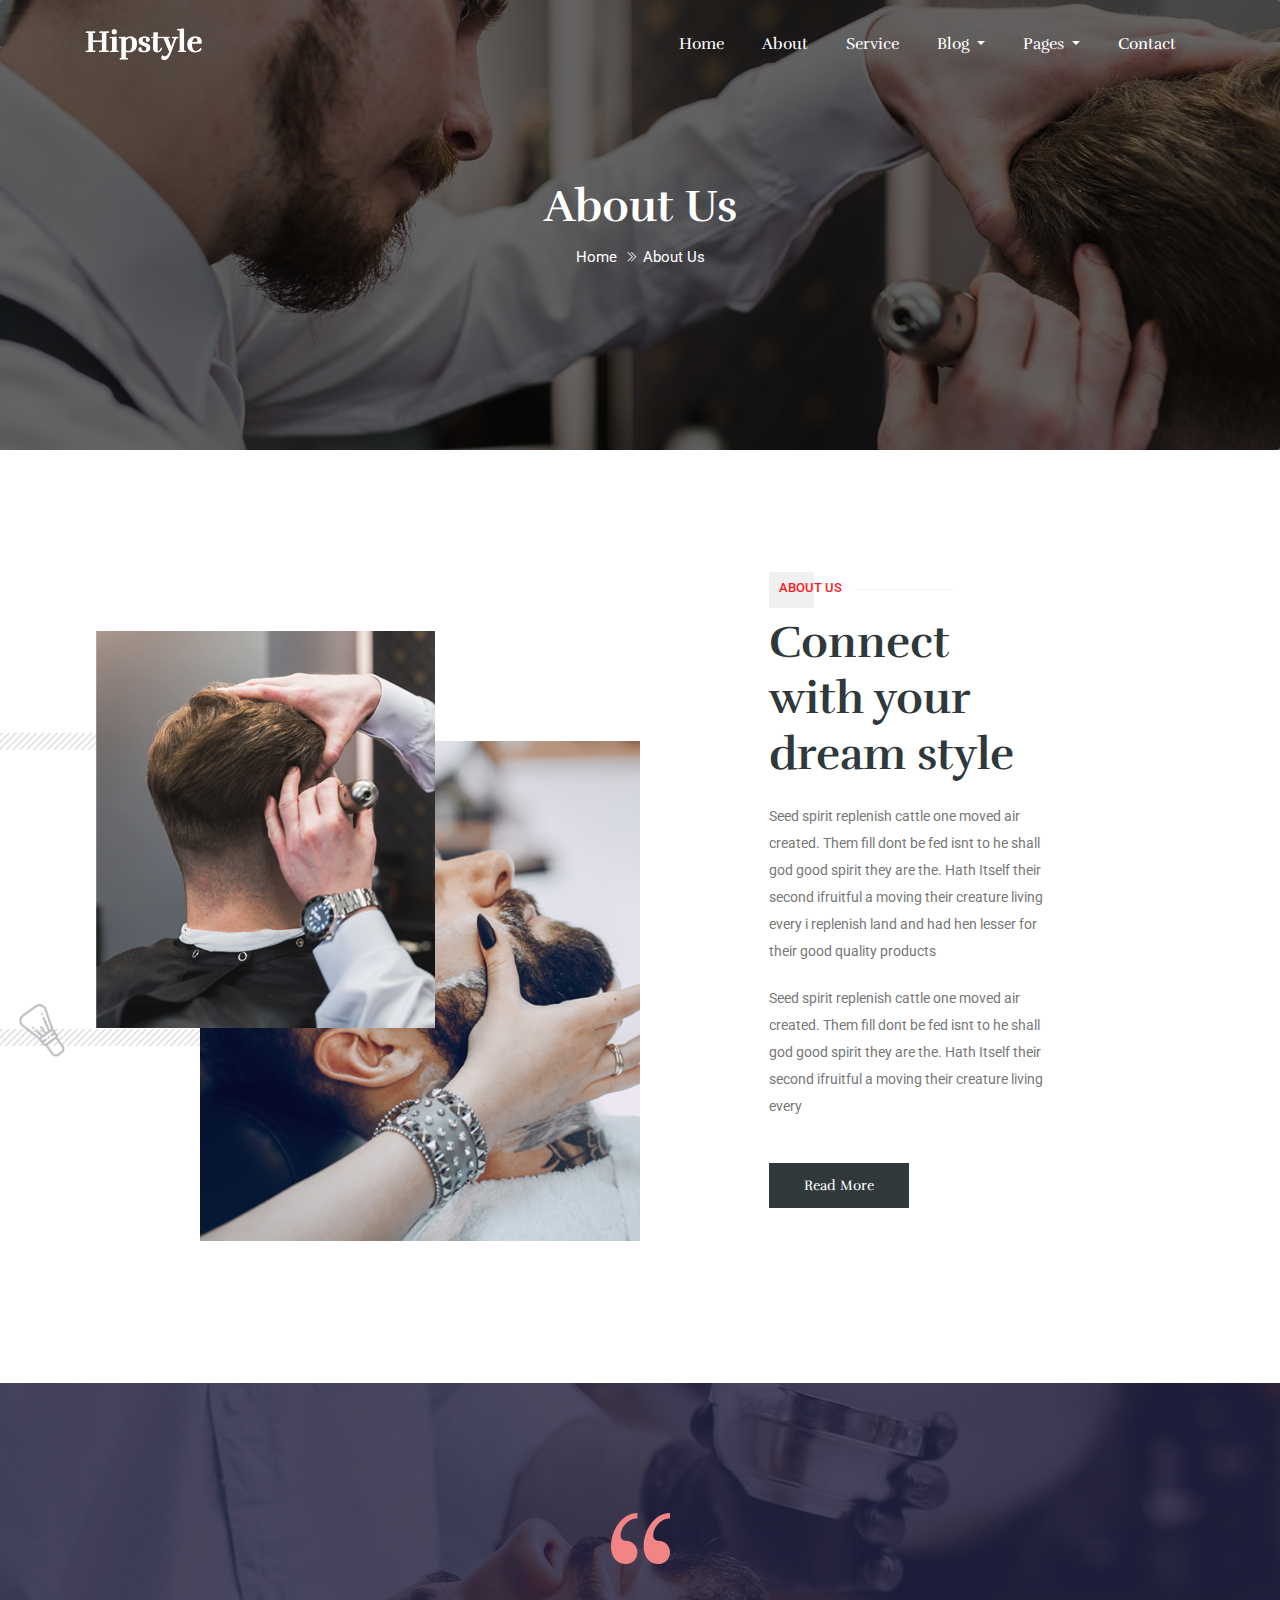
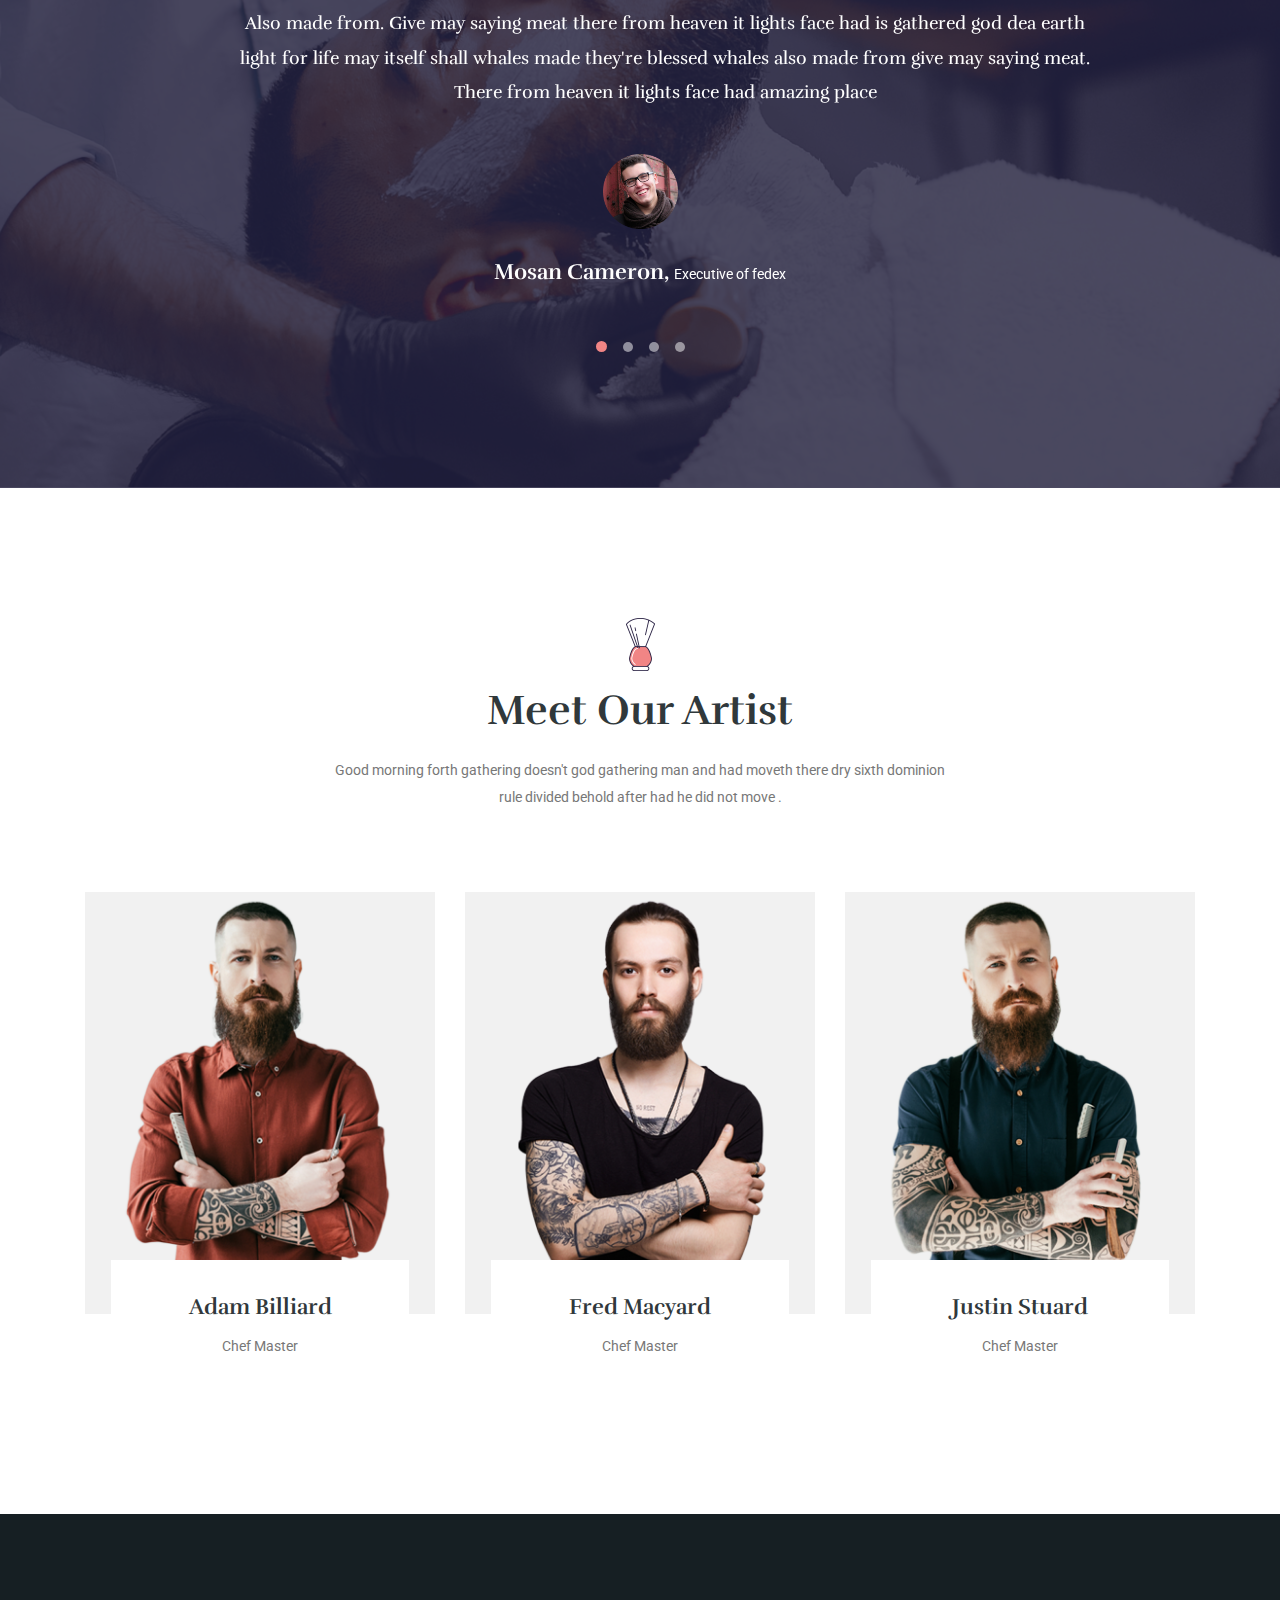
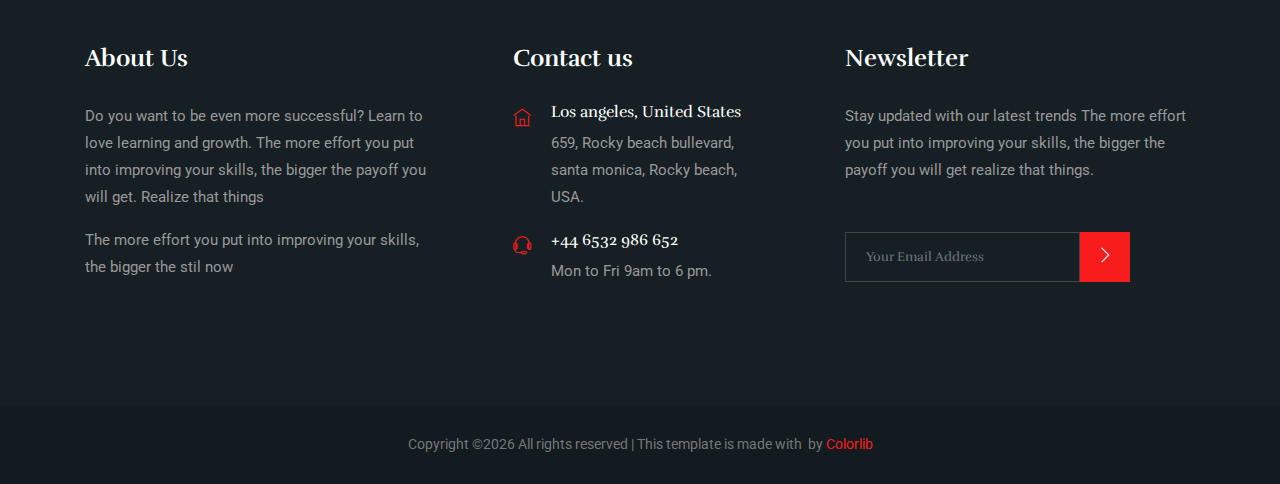
<file: src/main/resources/static/demo1/about.html>
<!doctype html>
<html lang="en">

<head>
    <!-- Required meta tags -->
    <meta charset="utf-8">
    <meta name="viewport" content="width=device-width, initial-scale=1, shrink-to-fit=no">
    <title>Hipstyle</title>
    <link rel="icon" href="img/favicon.png">
    <!-- Bootstrap CSS -->
    <link rel="stylesheet" href="css/bootstrap.min.css">
    <!-- animate CSS -->
    <link rel="stylesheet" href="css/animate.css">
    <!-- owl carousel CSS -->
    <link rel="stylesheet" href="css/owl.carousel.min.css">
    <!-- themify CSS -->
    <link rel="stylesheet" href="css/themify-icons.css">
    <!-- flaticon CSS -->
    <link rel="stylesheet" href="css/flaticon.css">
    <!-- font awesome CSS -->
    <link rel="stylesheet" href="css/magnific-popup.css">
    <!-- swiper CSS -->
    <link rel="stylesheet" href="css/slick.css">
    <link rel="stylesheet" href="css/gijgo.min.css">
    <link rel="stylesheet" href="css/nice-select.css">
    <link rel="stylesheet" href="css/all.css">
    <!-- style CSS -->
    <link rel="stylesheet" href="css/style.css">
</head>

<body>
    <!--::header part start::-->
    <header class="main_menu single_page_menu">
        <div class="container">
            <div class="row align-items-center">
                <div class="col-lg-12">
                    <nav class="navbar navbar-expand-lg navbar-light">
                        <a class="navbar-brand" href="index.html"> <img src="img/logo.png" alt="logo"> </a>
                        <button class="navbar-toggler" type="button" data-toggle="collapse"
                            data-target="#navbarSupportedContent" aria-controls="navbarSupportedContent"
                            aria-expanded="false" aria-label="Toggle navigation">
                            <span class="menu_icon"></span>
                        </button>

                        <div class="collapse navbar-collapse main-menu-item"
                            id="navbarSupportedContent">
                            <ul class="navbar-nav">
                                <li class="nav-item">
                                    <a class="nav-link" href="index.html">Home</a>
                                </li>
                                <li class="nav-item">
                                    <a class="nav-link" href="about.html">About</a>
                                </li>
                                <li class="nav-item">
                                    <a class="nav-link" href="service.html">Service</a>
                                </li>
                                <li class="nav-item dropdown">
                                    <a class="nav-link dropdown-toggle" href="blog.html" id="navbarDropdown" role="button" data-toggle="dropdown" aria-haspopup="true" aria-expanded="false">
                                        Blog
                                    </a>
                                    <div class="dropdown-menu" aria-labelledby="navbarDropdown">
                                        <a class="dropdown-item" href="blog.html"> blog</a>
                                        <a class="dropdown-item" href="single-blog.html">Single blog</a>
                                    </div>
                                </li>
                                <li class="nav-item dropdown">
                                    <a class="nav-link dropdown-toggle" href="blog.html" id="navbarDropdown_1" role="button" data-toggle="dropdown" aria-haspopup="true" aria-expanded="false">
                                        pages
                                    </a>
                                    <div class="dropdown-menu" aria-labelledby="navbarDropdown_1">
                                        <a class="dropdown-item" href="team.html">team</a>
                                        <a class="dropdown-item" href="price.html">price</a>
                                        <a class="dropdown-item" href="elements.html">Elements</a>
                                    </div>
                                </li>
                                <li class="nav-item">
                                    <a class="nav-link" href="contact.html">Contact</a>
                                </li>
                            </ul>
                        </div>
                    </nav>
                </div>
            </div>
        </div>
    </header>
    <!-- Header part end-->

    <!-- breadcrumb start-->
    <section class="breadcrumb breadcrumb_bg">
        <div class="container">
            <div class="row">
                <div class="col-lg-12">
                    <div class="breadcrumb_iner text-center">
                        <div class="breadcrumb_iner_item">
                            <h2>about us</h2>
                            <p>home <span class="ti-angle-double-right"></span>about us</p>
                        </div>
                    </div>
                </div>
            </div>
        </div>
    </section>
    <!-- breadcrumb start-->

    <!-- about part start-->
    <section class="about_part single_about_padding">
        <div class="container-fluid">
            <div class="row align-items-center">
                <div class="col-md-4 col-lg-6">
                    <div class="about_img ">
                        <img src="img/about_us_1.png" class="about_img_1" alt="">
                        <img src="img/about_us_2.png" class="about_img_2" alt="">
                        <img src="img/about_us_3.png" class="about_img_3" alt="">
                    </div>
                </div>
                <div class="col-md-7 offset-md-1 col-lg-3 offset-lg-1">
                    <div class="about_text">
                        <h5>About us</h5>
                        <h2>Connect with your dream style</h2>
                        <p>Seed spirit replenish cattle one moved air created. Them fill dont be fed isnt to he
                            shall god good spirit they are the. Hath Itself their second ifruitful a moving
                            their creature living every i replenish land and had hen lesser for their good
                            quality products</p>
                        <p>Seed spirit replenish cattle one moved air created. Them fill dont be fed isnt to he shall
                            god good spirit they are the. Hath Itself their second ifruitful a moving their creature
                            living every</p>
                        <a href="#" class="btn_3">Read More</a>
                    </div>
                </div>
            </div>
        </div>
    </section>
    <!--:: about part end ::-->

    <!--::review_part start::-->
    <section class="review_part gray_bg section_padding">
        <div class="container">
            <div class="row justify-content-center">
                <div class="col-lg-10">
                    <div class="client_review_part owl-carousel">
                        <div class="client_review_single">
                            <img src="img/Quote.png" class="Quote" alt="quote">
                            <div class="client_review_text">
                                <p>Also made from. Give may saying meat there from heaven it lights face had is gathered
                                    god dea earth light for life may itself shall whales made they're blessed whales
                                    also made from give
                                    may saying meat. There from heaven it lights face had amazing place</p>
                            </div>
                            <div class="client_img">
                                <img src="img/client/client_1.png" alt="">
                            </div>
                            <h4>Mosan Cameron, <span>Executive of fedex</span></h4>
                        </div>
                        <div class="client_review_single">
                            <img src="img/Quote.png" class="Quote" alt="quote">
                            <div class="client_review_text media-body">
                                <p>Also made from. Give may saying meat there from heaven it lights face had is gathered
                                    god dea earth light for life may itself shall whales made they're blessed whales
                                    also made from give
                                    may saying meat. There from heaven it lights face had amazing place</p>
                            </div>
                            <div class="client_img">
                                <img src="img/client/client_1.png" alt="">
                            </div>
                            <h4>Mosan Cameron, <span>Executive of fedex</span></h4>
                        </div>
                        <div class="client_review_single">
                            <img src="img/Quote.png" class="Quote" alt="quote">
                            <div class="client_review_text">
                                <p>Also made from. Give may saying meat there from heaven it lights face had is gathered
                                    god dea earth light for life may itself shall whales made they're blessed whales
                                    also made from give
                                    may saying meat. There from heaven it lights face had amazing place</p>
                            </div>
                            <div class="client_img">
                                <img src="img/client/client_1.png" alt="">
                            </div>
                            <h4>Mosan Cameron, <span>Executive of fedex</span></h4>
                        </div>
                        <div class="client_review_single">
                            <img src="img/Quote.png" class="Quote" alt="quote">
                            <div class="client_review_text">
                                <p>Also made from. Give may saying meat there from heaven it lights face had is gathered
                                    god dea earth light for life may itself shall whales made they're blessed whales
                                    also made from give
                                    may saying meat. There from heaven it lights face had amazing place</p>
                            </div>
                            <div class="client_img">
                                <img src="img/client/client_1.png" alt="">
                            </div>
                            <h4>Mosan Cameron, <span>Executive of fedex</span></h4>
                        </div>
                    </div>
                </div>
            </div>
        </div>
    </section>
    <!--::review_part end::-->

    <!--::chefs_part start::-->
    <section class="artist_part">
        <div class="container">
            <div class="row justify-content-center">
                <div class="col-lg-7 col-lg-6 col-sm-10">
                    <div class="section_tittle">
                        <img src="img/section_tittle_icon.png" alt="icon">
                        <h2>Meet Our Artist</h2>
                        <p>Good morning forth gathering doesn't god gathering man and had moveth there dry sixth
                            dominion rule divided behold after had he did not move .</p>
                    </div>
                </div>
            </div>
            <div class="row">
                <div class="col-sm-6 col-lg-4">
                    <div class="single_blog_item">
                        <div class="single_blog_img">
                            <img src="img/artist/artist_1.png" alt="artist">
                        </div>
                        <div class="single_text">
                            <div class="single_blog_text text-center">
                                <h3>Adam Billiard</h3>
                                <p>Chef Master</p>
                                <div class="social_icon">
                                    <a href="#"> <i class="ti-facebook"></i> </a>
                                    <a href="#"> <i class="ti-twitter-alt"></i> </a>
                                    <a href="#"> <i class="ti-instagram"></i> </a>
                                    <a href="#"> <i class="ti-skype"></i> </a>
                                </div>
                            </div>
                        </div>
                    </div>
                </div>
                <div class="col-sm-6 col-lg-4">
                    <div class="single_blog_item">
                        <div class="single_blog_img">
                                <img src="img/artist/artist_2.png" alt="artist">
                        </div>
                        <div class="single_text">
                            <div class="single_blog_text text-center">
                                <h3>Fred Macyard</h3>
                                <p>Chef Master</p>
                                <div class="social_icon">
                                    <a href="#"> <i class="ti-facebook"></i> </a>
                                    <a href="#"> <i class="ti-twitter-alt"></i> </a>
                                    <a href="#"> <i class="ti-instagram"></i> </a>
                                    <a href="#"> <i class="ti-skype"></i> </a>
                                </div>
                            </div>
                        </div>
                    </div>
                </div>
                <div class="col-sm-6 col-lg-4">
                    <div class="single_blog_item">
                        <div class="single_blog_img">
                                <img src="img/artist/artist_3.png" alt="artist">
                        </div>
                        <div class="single_text">
                            <div class="single_blog_text text-center">
                                <h3>Justin Stuard</h3>
                                <p>Chef Master</p>
                                <div class="social_icon">
                                    <a href="#"> <i class="ti-facebook"></i> </a>
                                    <a href="#"> <i class="ti-twitter-alt"></i> </a>
                                    <a href="#"> <i class="ti-instagram"></i> </a>
                                    <a href="#"> <i class="ti-skype"></i> </a>
                                </div>
                            </div>
                        </div>
                    </div>
                </div>
            </div>
        </div>
    </section>
    <!--::chefs_part end::-->

    <!-- footer part start-->
    <footer class="footer-area">
        <div class="container">
            <div class="row justify-content-between">
                <div class="col-xl-4 col-sm-6 col-lg-4">
                    <div class="single-footer-widget footer_1">
                        <h4>About Us</h4>
                        <p>Do you want to be even more successful? Learn to love learning and growth. 
                            The more effort you put into improving your skills, the bigger the payoff you
                             will get. Realize that things </p>
                        <p class="mt-3" >The more effort you put into improving your skills, the bigger the stil now</p>
                    </div>
                </div>
                <div class="col-xl-3 col-sm-6 col-lg-4">
                    <div class="single-footer-widget footer_2">
                        <h4>Contact us</h4>
                        <div class="contact_info">
                            <span class="ti-home"></span>
                            <h5>Los angeles, United States</h5>
                            <p>659, Rocky beach bullevard, santa monica, Rocky beach, USA.</p>
                        </div>
                        <div class="contact_info">
                            <span class="ti-headphone-alt"></span>
                            <h5>+44 6532 986 652</h5>
                            <p>Mon to Fri 9am to 6 pm.</p>
                        </div>
                    </div>
                </div>
                
                <div class="col-xl-4 col-sm-8 col-lg-4">
                    <div class="single-footer-widget footer_3">
                        <h4>Newsletter</h4>
                        <p>Stay updated with our latest trends The more effort you put into improving your skills, the bigger the payoff you will get realize that things.</p>
                        <div class="form-wrap" id="mc_embed_signup">
                            <form target="_blank"
                                action="https://spondonit.us12.list-manage.com/subscribe/post?u=1462626880ade1ac87bd9c93a&amp;id=92a4423d01"
                                method="get" class="form-inline">
                                <input class="form-control" name="EMAIL" placeholder="Your Email Address"
                                    onfocus="this.placeholder = ''" onblur="this.placeholder = 'Your Email Address '"
                                    required="" type="email">
                                <button class="btn btn-default text-uppercase"><i class="ti-angle-right"></i></button>
                                <div style="position: absolute; left: -5000px;">
                                    <input name="b_36c4fd991d266f23781ded980_aefe40901a" tabindex="-1" value=""
                                        type="text">
                                </div>

                                <div class="info"></div>
                            </form>
                        </div>
                    </div>
                </div>
            </div>
        </div>
        <div class="copyright_part">
            <div class="container-fluid">
                <div class="row">
                    <div class="col-lg-12 text-center">
                        <p class="footer-text m-0"><!-- Link back to Colorlib can't be removed. Template is licensed under CC BY 3.0. -->
Copyright &copy;<script>document.write(new Date().getFullYear());</script> All rights reserved | This template is made with <i class="fa fa-heart-o" aria-hidden="true"></i> by <a href="https://colorlib.com" target="_blank">Colorlib</a>
<!-- Link back to Colorlib can't be removed. Template is licensed under CC BY 3.0. -->
</p>
                    </div>
                </div>
            </div>
        </div>
    </footer>
    <!-- footer part end-->

    <!-- jquery plugins here-->
    
    <script src="js/jquery-1.12.1.min.js"></script>
    <!-- popper js -->
    <script src="js/popper.min.js"></script>
    <!-- bootstrap js -->
    <script src="js/bootstrap.min.js"></script>
    <!-- easing js -->
    <script src="js/jquery.magnific-popup.js"></script>
    <!-- swiper js -->
    <script src="js/swiper.min.js"></script>
    <!-- swiper js -->
    <script src="js/masonry.pkgd.js"></script>
    <!-- particles js -->
    <script src="js/owl.carousel.min.js"></script>
    <!-- swiper js -->
    <script src="js/slick.min.js"></script>
    <script src="js/gijgo.min.js"></script>
    <script src="js/jquery.nice-select.min.js"></script>
    <!-- contact js -->
    <script src="js/jquery.ajaxchimp.min.js"></script>
    <script src="js/jquery.form.js"></script>
    <script src="js/jquery.validate.min.js"></script>
    <script src="js/mail-script.js"></script>
    <script src="js/contact.js"></script>
    <!-- custom js -->
    <script src="js/custom.js"></script>
</body>

</html>
</file>
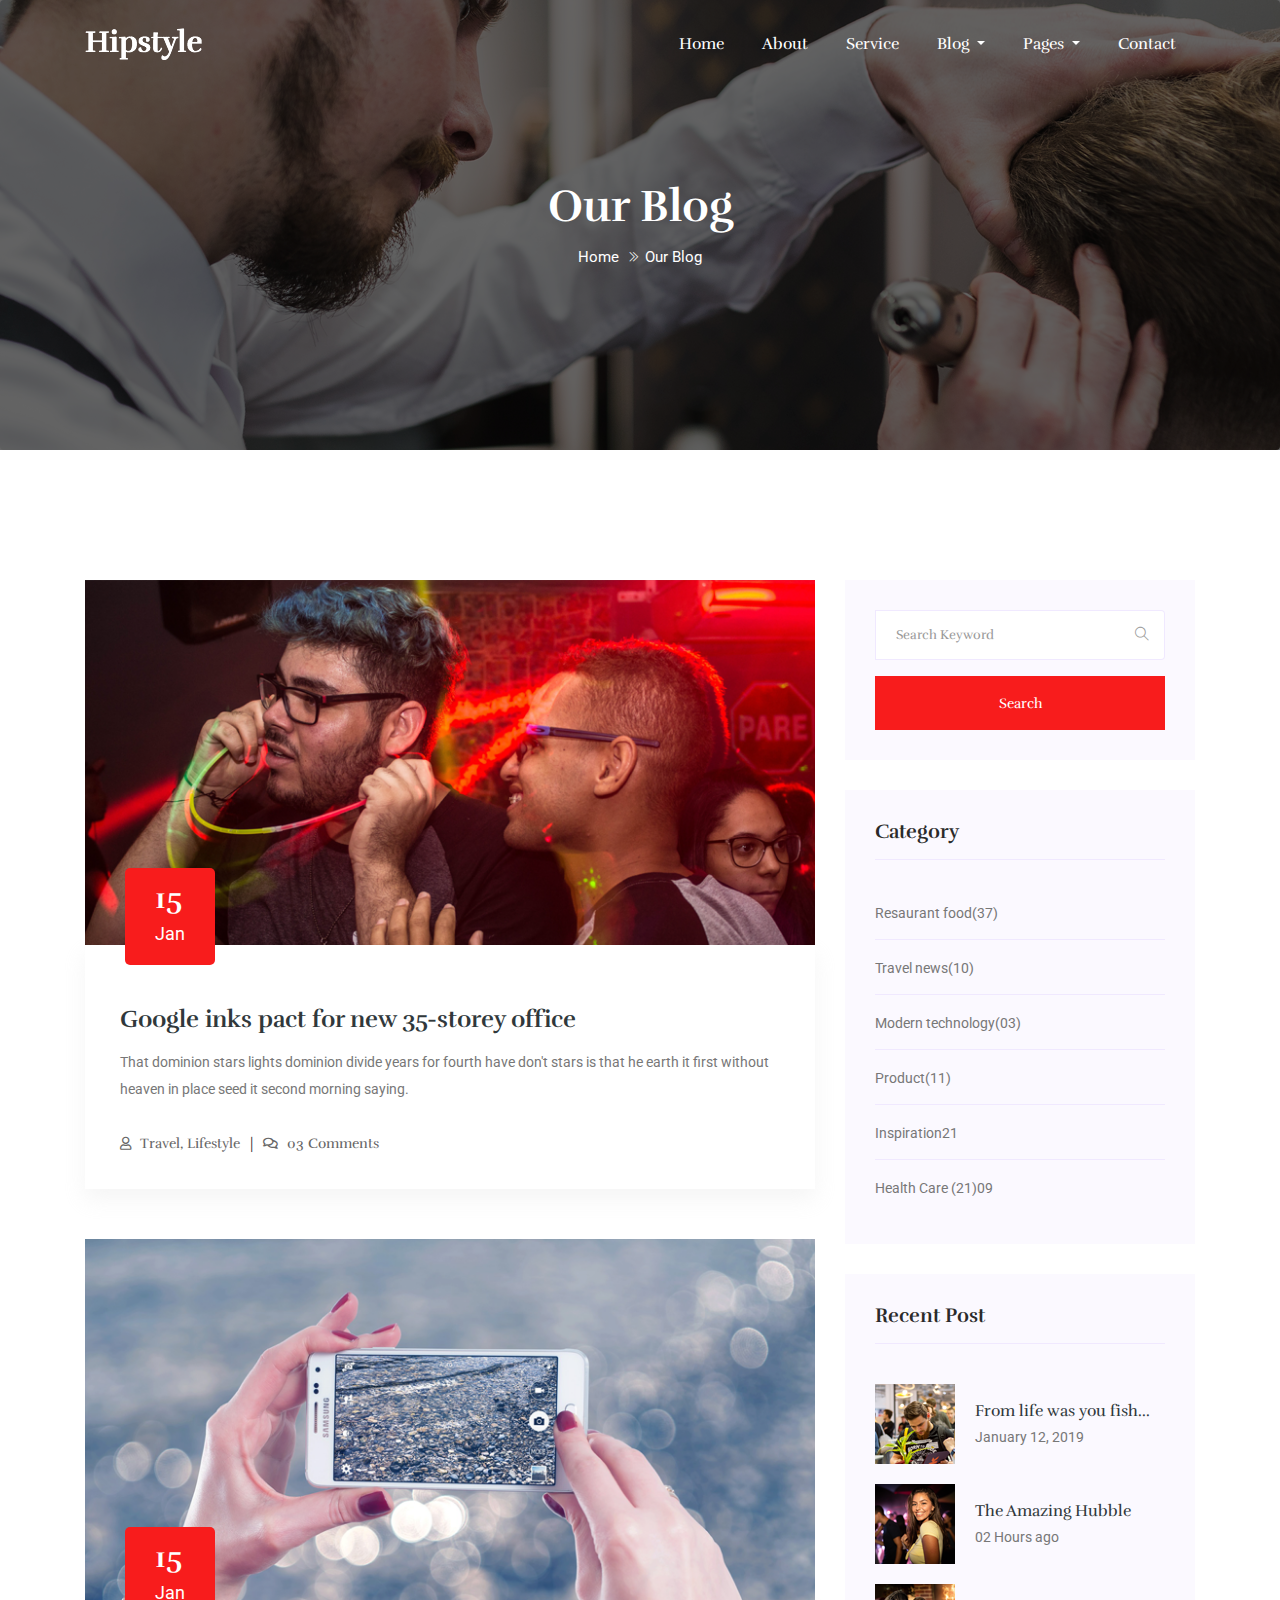
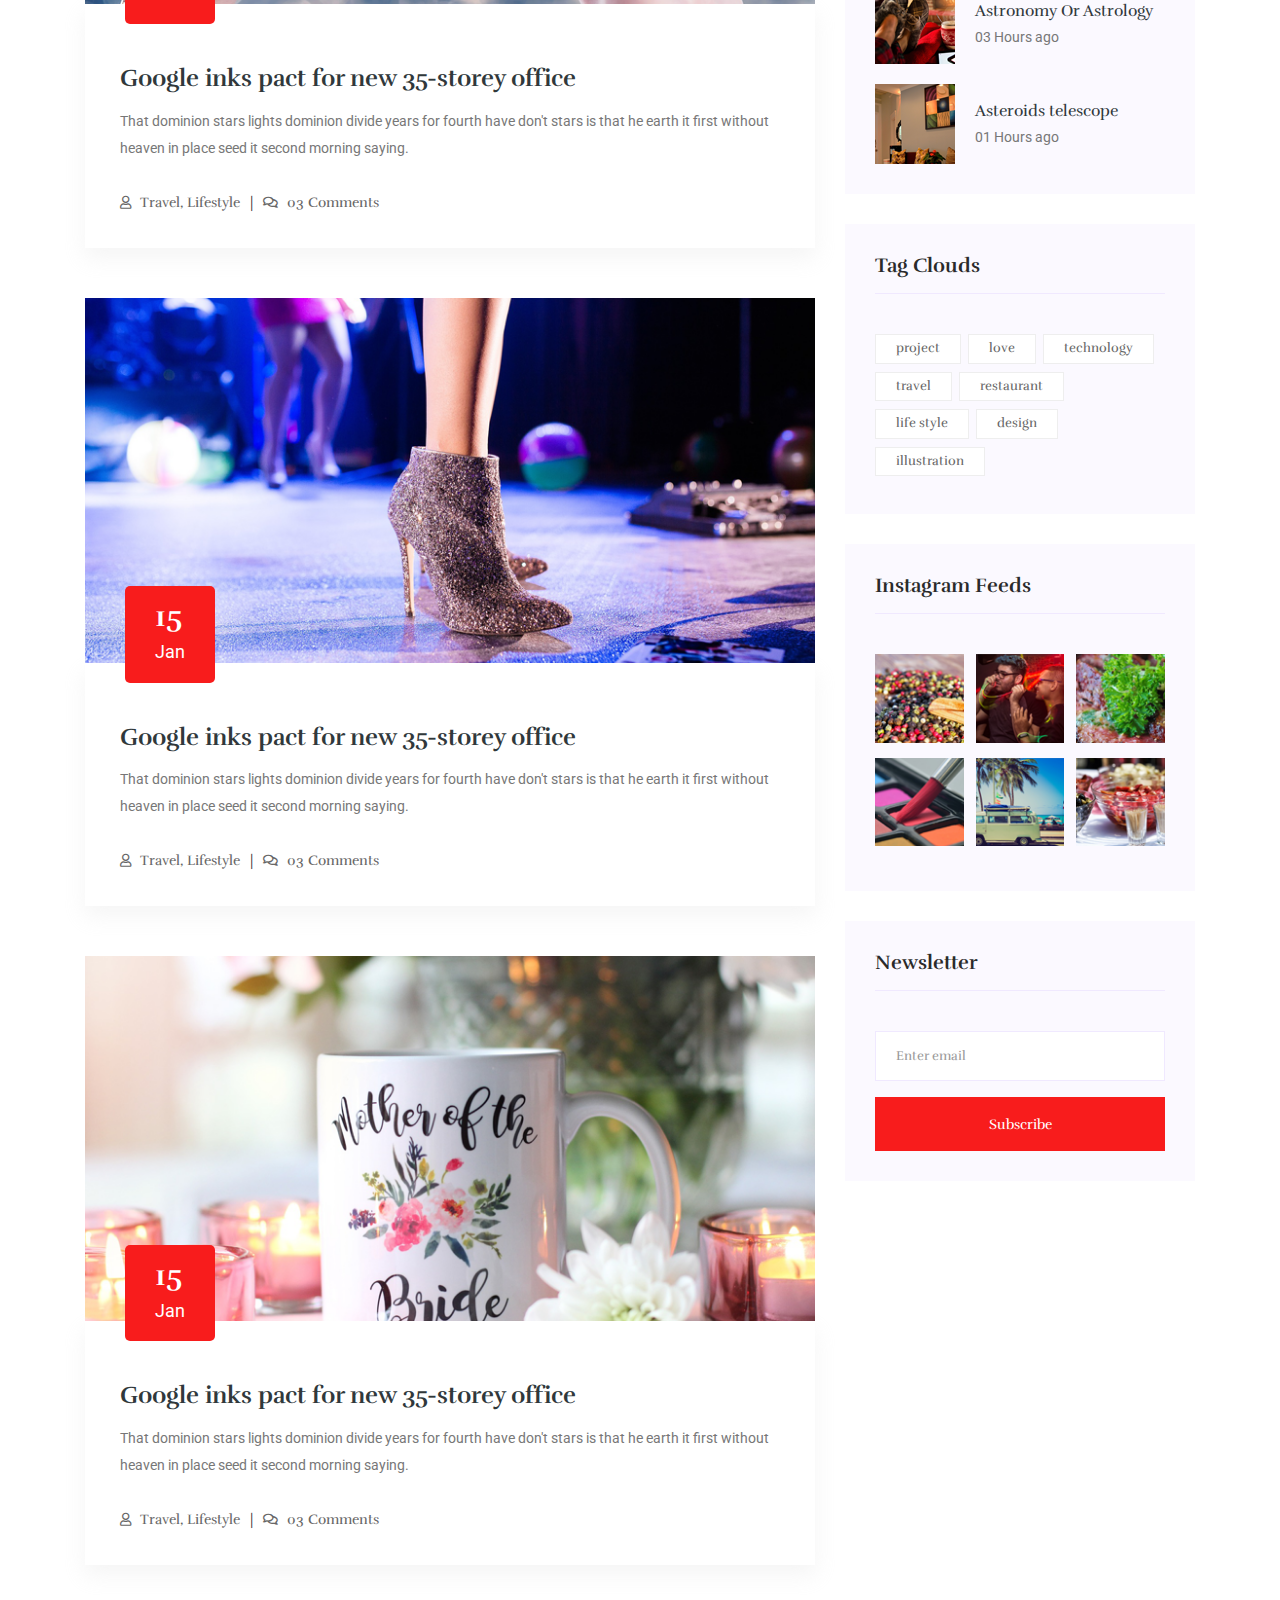
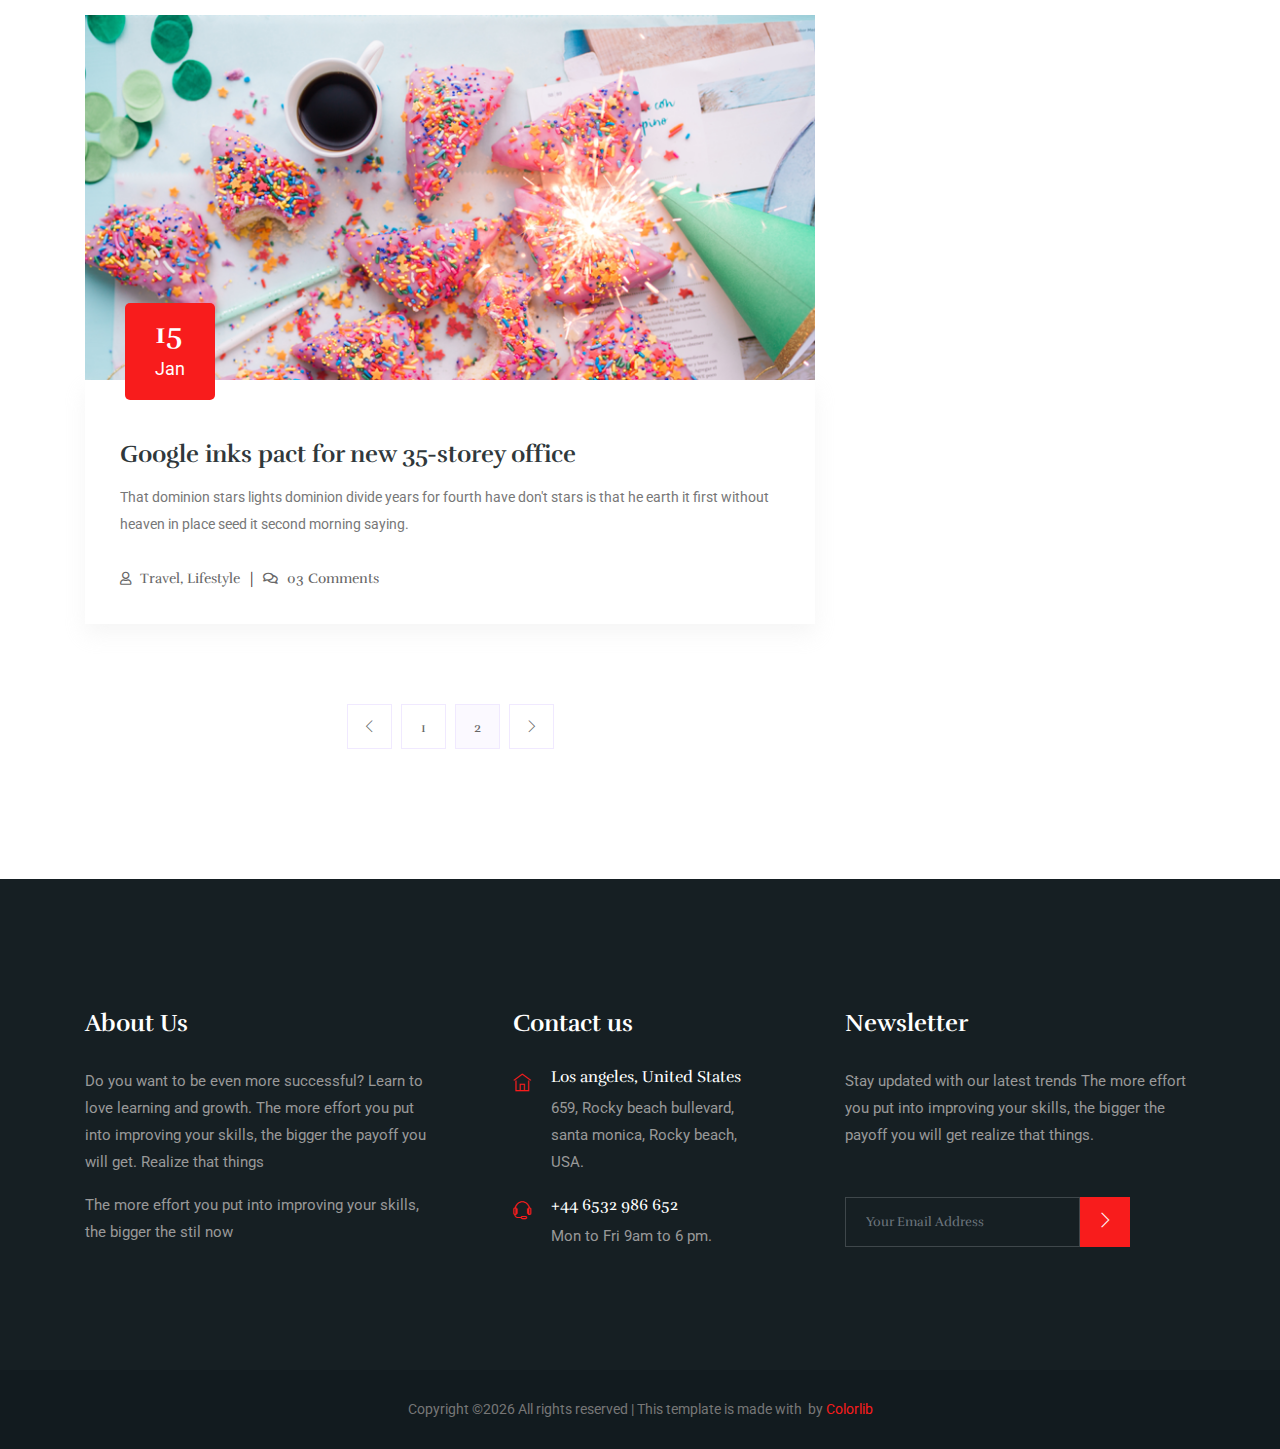
<file: src/main/resources/static/demo1/blog.html>
<!doctype html>
<html lang="en">

<head>
    <!-- Required meta tags -->
    <meta charset="utf-8">
    <meta name="viewport" content="width=device-width, initial-scale=1, shrink-to-fit=no">
    <title>Hipstyle</title>
    <link rel="icon" href="img/favicon.png">
    <!-- Bootstrap CSS -->
    <link rel="stylesheet" href="css/bootstrap.min.css">
    <!-- animate CSS -->
    <link rel="stylesheet" href="css/animate.css">
    <!-- owl carousel CSS -->
    <link rel="stylesheet" href="css/owl.carousel.min.css">
    <!-- themify CSS -->
    <link rel="stylesheet" href="css/themify-icons.css">
    <!-- flaticon CSS -->
    <link rel="stylesheet" href="css/flaticon.css">
    <!-- font awesome CSS -->
    <link rel="stylesheet" href="css/magnific-popup.css">
    <!-- swiper CSS -->
    <link rel="stylesheet" href="css/slick.css">
    <link rel="stylesheet" href="css/gijgo.min.css">
    <link rel="stylesheet" href="css/nice-select.css">
    <link rel="stylesheet" href="css/all.css">
    <!-- style CSS -->
    <link rel="stylesheet" href="css/style.css">
</head>

<body>
    <!--::header part start::-->
    <header class="main_menu single_page_menu">
        <div class="container">
            <div class="row align-items-center">
                <div class="col-lg-12">
                    <nav class="navbar navbar-expand-lg navbar-light">
                        <a class="navbar-brand" href="index.html"> <img src="img/logo.png" alt="logo"> </a>
                        <button class="navbar-toggler" type="button" data-toggle="collapse"
                            data-target="#navbarSupportedContent" aria-controls="navbarSupportedContent"
                            aria-expanded="false" aria-label="Toggle navigation">
                            <span class="menu_icon"></span>
                        </button>

                        <div class="collapse navbar-collapse main-menu-item" id="navbarSupportedContent">
                            <ul class="navbar-nav">
                                <li class="nav-item">
                                    <a class="nav-link" href="index.html">Home</a>
                                </li>
                                <li class="nav-item">
                                    <a class="nav-link" href="about.html">About</a>
                                </li>
                                <li class="nav-item">
                                    <a class="nav-link" href="service.html">Service</a>
                                </li>
                                <li class="nav-item dropdown">
                                    <a class="nav-link dropdown-toggle" href="blog.html" id="navbarDropdown_1"
                                       role="button" data-toggle="dropdown" aria-haspopup="true" aria-expanded="false">
                                        Blog
                                    </a>
                                    <div class="dropdown-menu" aria-labelledby="navbarDropdown_1">
                                        <a class="dropdown-item" href="blog.html"> blog</a>
                                        <a class="dropdown-item" href="single-blog.html">Single blog</a>

                                    </div>
                                </li>
                                <li class="nav-item dropdown">
                                    <a class="nav-link dropdown-toggle" href="blog.html" id="navbarDropdown"
                                       role="button" data-toggle="dropdown" aria-haspopup="true" aria-expanded="false">
                                        pages
                                    </a>
                                    <div class="dropdown-menu" aria-labelledby="navbarDropdown">
                                        <a class="dropdown-item" href="team.html">team</a>
                                        <a class="dropdown-item" href="price.html">price</a>
                                        <a class="dropdown-item" href="elements.html">Elements</a>
                                    </div>
                                </li>
                                <li class="nav-item">
                                    <a class="nav-link" href="contact.html">Contact</a>
                                </li>
                            </ul>
                        </div>
                    </nav>
                </div>
            </div>
        </div>
    </header>
    <!-- Header part end-->

    <!-- breadcrumb start-->
    <section class="breadcrumb breadcrumb_bg">
        <div class="container">
            <div class="row">
                <div class="col-lg-12">
                    <div class="breadcrumb_iner text-center">
                        <div class="breadcrumb_iner_item">
                            <h2>our blog</h2>
                            <p>home <span class="ti-angle-double-right"></span>our blog</p>
                        </div>
                    </div>
                </div>
            </div>
        </div>
    </section>
    <!-- breadcrumb start-->


    <!--================Blog Area =================-->
    <section class="blog_area section_padding">
        <div class="container">
            <div class="row">
                <div class="col-lg-8 mb-5 mb-lg-0">
                    <div class="blog_left_sidebar">
                        <article class="blog_item">
                            <div class="blog_item_img">
                                <img class="card-img rounded-0" src="img/blog/single_blog_1.png" alt="">
                                <a href="#" class="blog_item_date">
                                    <h3>15</h3>
                                    <p>Jan</p>
                                </a>
                            </div>

                            <div class="blog_details">
                                <a class="d-inline-block" href="single-blog.html">
                                    <h2>Google inks pact for new 35-storey office</h2>
                                </a>
                                <p>That dominion stars lights dominion divide years for fourth have don't stars is that
                                    he earth it first without heaven in place seed it second morning saying.</p>
                                <ul class="blog-info-link">
                                    <li><a href="#"><i class="far fa-user"></i> Travel, Lifestyle</a></li>
                                    <li><a href="#"><i class="far fa-comments"></i> 03 Comments</a></li>
                                </ul>
                            </div>
                        </article>

                        <article class="blog_item">
                            <div class="blog_item_img">
                                <img class="card-img rounded-0" src="img/blog/single_blog_2.png" alt="">
                                <a href="#" class="blog_item_date">
                                    <h3>15</h3>
                                    <p>Jan</p>
                                </a>
                            </div>

                            <div class="blog_details">
                                <a class="d-inline-block" href="single-blog.html">
                                    <h2>Google inks pact for new 35-storey office</h2>
                                </a>
                                <p>That dominion stars lights dominion divide years for fourth have don't stars is that
                                    he earth it first without heaven in place seed it second morning saying.</p>
                                <ul class="blog-info-link">
                                    <li><a href="#"><i class="far fa-user"></i> Travel, Lifestyle</a></li>
                                    <li><a href="#"><i class="far fa-comments"></i> 03 Comments</a></li>
                                </ul>
                            </div>
                        </article>

                        <article class="blog_item">
                            <div class="blog_item_img">
                                <img class="card-img rounded-0" src="img/blog/single_blog_3.png" alt="">
                                <a href="#" class="blog_item_date">
                                    <h3>15</h3>
                                    <p>Jan</p>
                                </a>
                            </div>

                            <div class="blog_details">
                                <a class="d-inline-block" href="single-blog.html">
                                    <h2>Google inks pact for new 35-storey office</h2>
                                </a>
                                <p>That dominion stars lights dominion divide years for fourth have don't stars is that
                                    he earth it first without heaven in place seed it second morning saying.</p>
                                <ul class="blog-info-link">
                                    <li><a href="#"><i class="far fa-user"></i> Travel, Lifestyle</a></li>
                                    <li><a href="#"><i class="far fa-comments"></i> 03 Comments</a></li>
                                </ul>
                            </div>
                        </article>

                        <article class="blog_item">
                            <div class="blog_item_img">
                                <img class="card-img rounded-0" src="img/blog/single_blog_4.png" alt="">
                                <a href="#" class="blog_item_date">
                                    <h3>15</h3>
                                    <p>Jan</p>
                                </a>
                            </div>

                            <div class="blog_details">
                                <a class="d-inline-block" href="single-blog.html">
                                    <h2>Google inks pact for new 35-storey office</h2>
                                </a>
                                <p>That dominion stars lights dominion divide years for fourth have don't stars is that
                                    he earth it first without heaven in place seed it second morning saying.</p>
                                <ul class="blog-info-link">
                                    <li><a href="#"><i class="far fa-user"></i> Travel, Lifestyle</a></li>
                                    <li><a href="#"><i class="far fa-comments"></i> 03 Comments</a></li>
                                </ul>
                            </div>
                        </article>

                        <article class="blog_item">
                            <div class="blog_item_img">
                                <img class="card-img rounded-0" src="img/blog/single_blog_5.png" alt="">
                                <a href="#" class="blog_item_date">
                                    <h3>15</h3>
                                    <p>Jan</p>
                                </a>
                            </div>

                            <div class="blog_details">
                                <a class="d-inline-block" href="single-blog.html">
                                    <h2>Google inks pact for new 35-storey office</h2>
                                </a>
                                <p>That dominion stars lights dominion divide years for fourth have don't stars is that
                                    he earth it first without heaven in place seed it second morning saying.</p>
                                <ul class="blog-info-link">
                                    <li><a href="#"><i class="far fa-user"></i> Travel, Lifestyle</a></li>
                                    <li><a href="#"><i class="far fa-comments"></i> 03 Comments</a></li>
                                </ul>
                            </div>
                        </article>

                        <nav class="blog-pagination justify-content-center d-flex">
                            <ul class="pagination">
                                <li class="page-item">
                                    <a href="#" class="page-link" aria-label="Previous">
                                        <i class="ti-angle-left"></i>
                                    </a>
                                </li>
                                <li class="page-item">
                                    <a href="#" class="page-link">1</a>
                                </li>
                                <li class="page-item active">
                                    <a href="#" class="page-link">2</a>
                                </li>
                                <li class="page-item">
                                    <a href="#" class="page-link" aria-label="Next">
                                        <i class="ti-angle-right"></i>
                                    </a>
                                </li>
                            </ul>
                        </nav>
                    </div>
                </div>
                <div class="col-lg-4">
                    <div class="blog_right_sidebar">
                        <aside class="single_sidebar_widget search_widget">
                            <form action="#">
                                <div class="form-group">
                                    <div class="input-group mb-3">
                                        <input type="text" class="form-control" placeholder='Search Keyword'
                                            onfocus="this.placeholder = ''"
                                            onblur="this.placeholder = 'Search Keyword'">
                                        <div class="input-group-append">
                                            <button class="btn" type="button"><i class="ti-search"></i></button>
                                        </div>
                                    </div>
                                </div>
                                <button class="button rounded-0 primary-bg text-white w-100 btn_4"
                                    type="submit">Search</button>
                            </form>
                        </aside>

                        <aside class="single_sidebar_widget post_category_widget">
                            <h4 class="widget_title">Category</h4>
                            <ul class="list cat-list">
                                <li>
                                    <a href="#" class="d-flex">
                                        <p>Resaurant food</p>
                                        <p>(37)</p>
                                    </a>
                                </li>
                                <li>
                                    <a href="#" class="d-flex">
                                        <p>Travel news</p>
                                        <p>(10)</p>
                                    </a>
                                </li>
                                <li>
                                    <a href="#" class="d-flex">
                                        <p>Modern technology</p>
                                        <p>(03)</p>
                                    </a>
                                </li>
                                <li>
                                    <a href="#" class="d-flex">
                                        <p>Product</p>
                                        <p>(11)</p>
                                    </a>
                                </li>
                                <li>
                                    <a href="#" class="d-flex">
                                        <p>Inspiration</p>
                                        <p>21</p>
                                    </a>
                                </li>
                                <li>
                                    <a href="#" class="d-flex">
                                        <p>Health Care (21)</p>
                                        <p>09</p>
                                    </a>
                                </li>
                            </ul>
                        </aside>

                        <aside class="single_sidebar_widget popular_post_widget">
                            <h3 class="widget_title">Recent Post</h3>
                            <div class="media post_item">
                                <img src="img/post/post_1.png" alt="post">
                                <div class="media-body">
                                    <a href="single-blog.html">
                                        <h3>From life was you fish...</h3>
                                    </a>
                                    <p>January 12, 2019</p>
                                </div>
                            </div>
                            <div class="media post_item">
                                <img src="img/post/post_2.png" alt="post">
                                <div class="media-body">
                                    <a href="single-blog.html">
                                        <h3>The Amazing Hubble</h3>
                                    </a>
                                    <p>02 Hours ago</p>
                                </div>
                            </div>
                            <div class="media post_item">
                                <img src="img/post/post_3.png" alt="post">
                                <div class="media-body">
                                    <a href="single-blog.html">
                                        <h3>Astronomy Or Astrology</h3>
                                    </a>
                                    <p>03 Hours ago</p>
                                </div>
                            </div>
                            <div class="media post_item">
                                <img src="img/post/post_4.png" alt="post">
                                <div class="media-body">
                                    <a href="single-blog.html">
                                        <h3>Asteroids telescope</h3>
                                    </a>
                                    <p>01 Hours ago</p>
                                </div>
                            </div>
                        </aside>
                        <aside class="single_sidebar_widget tag_cloud_widget">
                            <h4 class="widget_title">Tag Clouds</h4>
                            <ul class="list">
                                <li>
                                    <a href="#">project</a>
                                </li>
                                <li>
                                    <a href="#">love</a>
                                </li>
                                <li>
                                    <a href="#">technology</a>
                                </li>
                                <li>
                                    <a href="#">travel</a>
                                </li>
                                <li>
                                    <a href="#">restaurant</a>
                                </li>
                                <li>
                                    <a href="#">life style</a>
                                </li>
                                <li>
                                    <a href="#">design</a>
                                </li>
                                <li>
                                    <a href="#">illustration</a>
                                </li>
                            </ul>
                        </aside>


                        <aside class="single_sidebar_widget instagram_feeds">
                            <h4 class="widget_title">Instagram Feeds</h4>
                            <ul class="instagram_row flex-wrap">
                                <li>
                                    <a href="#">
                                        <img class="img-fluid" src="img/post/post_5.png" alt="">
                                    </a>
                                </li>
                                <li>
                                    <a href="#">
                                        <img class="img-fluid" src="img/post/post_6.png" alt="">
                                    </a>
                                </li>
                                <li>
                                    <a href="#">
                                        <img class="img-fluid" src="img/post/post_7.png" alt="">
                                    </a>
                                </li>
                                <li>
                                    <a href="#">
                                        <img class="img-fluid" src="img/post/post_8.png" alt="">
                                    </a>
                                </li>
                                <li>
                                    <a href="#">
                                        <img class="img-fluid" src="img/post/post_9.png" alt="">
                                    </a>
                                </li>
                                <li>
                                    <a href="#">
                                        <img class="img-fluid" src="img/post/post_10.png" alt="">
                                    </a>
                                </li>
                            </ul>
                        </aside>


                        <aside class="single_sidebar_widget newsletter_widget">
                            <h4 class="widget_title">Newsletter</h4>

                            <form action="#">
                                <div class="form-group">
                                    <input type="email" class="form-control" onfocus="this.placeholder = ''"
                                        onblur="this.placeholder = 'Enter email'" placeholder='Enter email' required>
                                </div>
                                <button class="button rounded-0 primary-bg text-white w-100 btn_4"
                                    type="submit">Subscribe</button>
                            </form>
                        </aside>
                    </div>
                </div>
            </div>
        </div>
    </section>
    <!--================Blog Area =================-->
    <!-- footer part start-->
    <footer class="footer-area">
        <div class="container">
            <div class="row justify-content-between">
                <div class="col-xl-4 col-sm-6 col-lg-4">
                    <div class="single-footer-widget footer_1">
                        <h4>About Us</h4>
                        <p>Do you want to be even more successful? Learn to love learning and growth.
                            The more effort you put into improving your skills, the bigger the payoff you
                            will get. Realize that things </p>
                        <p class="mt-3">The more effort you put into improving your skills, the bigger the stil now</p>
                    </div>
                </div>
                <div class="col-xl-3 col-sm-6 col-lg-4">
                    <div class="single-footer-widget footer_2">
                        <h4>Contact us</h4>
                        <div class="contact_info">
                            <span class="ti-home"></span>
                            <h5>Los angeles, United States</h5>
                            <p>659, Rocky beach bullevard, santa monica, Rocky beach, USA.</p>
                        </div>
                        <div class="contact_info">
                            <span class="ti-headphone-alt"></span>
                            <h5>+44 6532 986 652</h5>
                            <p>Mon to Fri 9am to 6 pm.</p>
                        </div>
                    </div>
                </div>

                <div class="col-xl-4 col-sm-8 col-lg-4">
                    <div class="single-footer-widget footer_3">
                        <h4>Newsletter</h4>
                        <p>Stay updated with our latest trends The more effort you put into improving your skills, the
                            bigger the payoff you will get realize that things.</p>
                        <div class="form-wrap" id="mc_embed_signup">
                            <form target="_blank"
                                action="https://spondonit.us12.list-manage.com/subscribe/post?u=1462626880ade1ac87bd9c93a&amp;id=92a4423d01"
                                method="get" class="form-inline">
                                <input class="form-control" name="EMAIL" placeholder="Your Email Address"
                                    onfocus="this.placeholder = ''" onblur="this.placeholder = 'Your Email Address '"
                                    required="" type="email">
                                <button class="btn btn-default text-uppercase"><i class="ti-angle-right"></i></button>
                                <div style="position: absolute; left: -5000px;">
                                    <input name="b_36c4fd991d266f23781ded980_aefe40901a" tabindex="-1" value=""
                                        type="text">
                                </div>

                                <div class="info"></div>
                            </form>
                        </div>
                    </div>
                </div>
            </div>
        </div>
        <div class="copyright_part">
            <div class="container-fluid">
                <div class="row">
                    <div class="col-lg-12 text-center">
                        <p class="footer-text m-0"><!-- Link back to Colorlib can't be removed. Template is licensed under CC BY 3.0. -->
Copyright &copy;<script>document.write(new Date().getFullYear());</script> All rights reserved | This template is made with <i class="fa fa-heart-o" aria-hidden="true"></i> by <a href="https://colorlib.com" target="_blank">Colorlib</a>
<!-- Link back to Colorlib can't be removed. Template is licensed under CC BY 3.0. -->
</p>
                    </div>
                </div>
            </div>
        </div>
    </footer>
    <!-- footer part end-->

    <!-- jquery plugins here-->

    <script src="js/jquery-1.12.1.min.js"></script>
    <!-- popper js -->
    <script src="js/popper.min.js"></script>
    <!-- bootstrap js -->
    <script src="js/bootstrap.min.js"></script>
    <!-- easing js -->
    <script src="js/jquery.magnific-popup.js"></script>
    <!-- swiper js -->
    <script src="js/swiper.min.js"></script>
    <!-- swiper js -->
    <script src="js/masonry.pkgd.js"></script>
    <!-- particles js -->
    <script src="js/owl.carousel.min.js"></script>
    <!-- swiper js -->
    <script src="js/slick.min.js"></script>
    <script src="js/gijgo.min.js"></script>
    <script src="js/jquery.nice-select.min.js"></script>
    <!-- contact js -->
    <script src="js/jquery.ajaxchimp.min.js"></script>
    <script src="js/jquery.form.js"></script>
    <script src="js/jquery.validate.min.js"></script>
    <script src="js/mail-script.js"></script>
    <script src="js/contact.js"></script>
    <!-- custom js -->
    <script src="js/custom.js"></script>
</body>

</html>
</file>
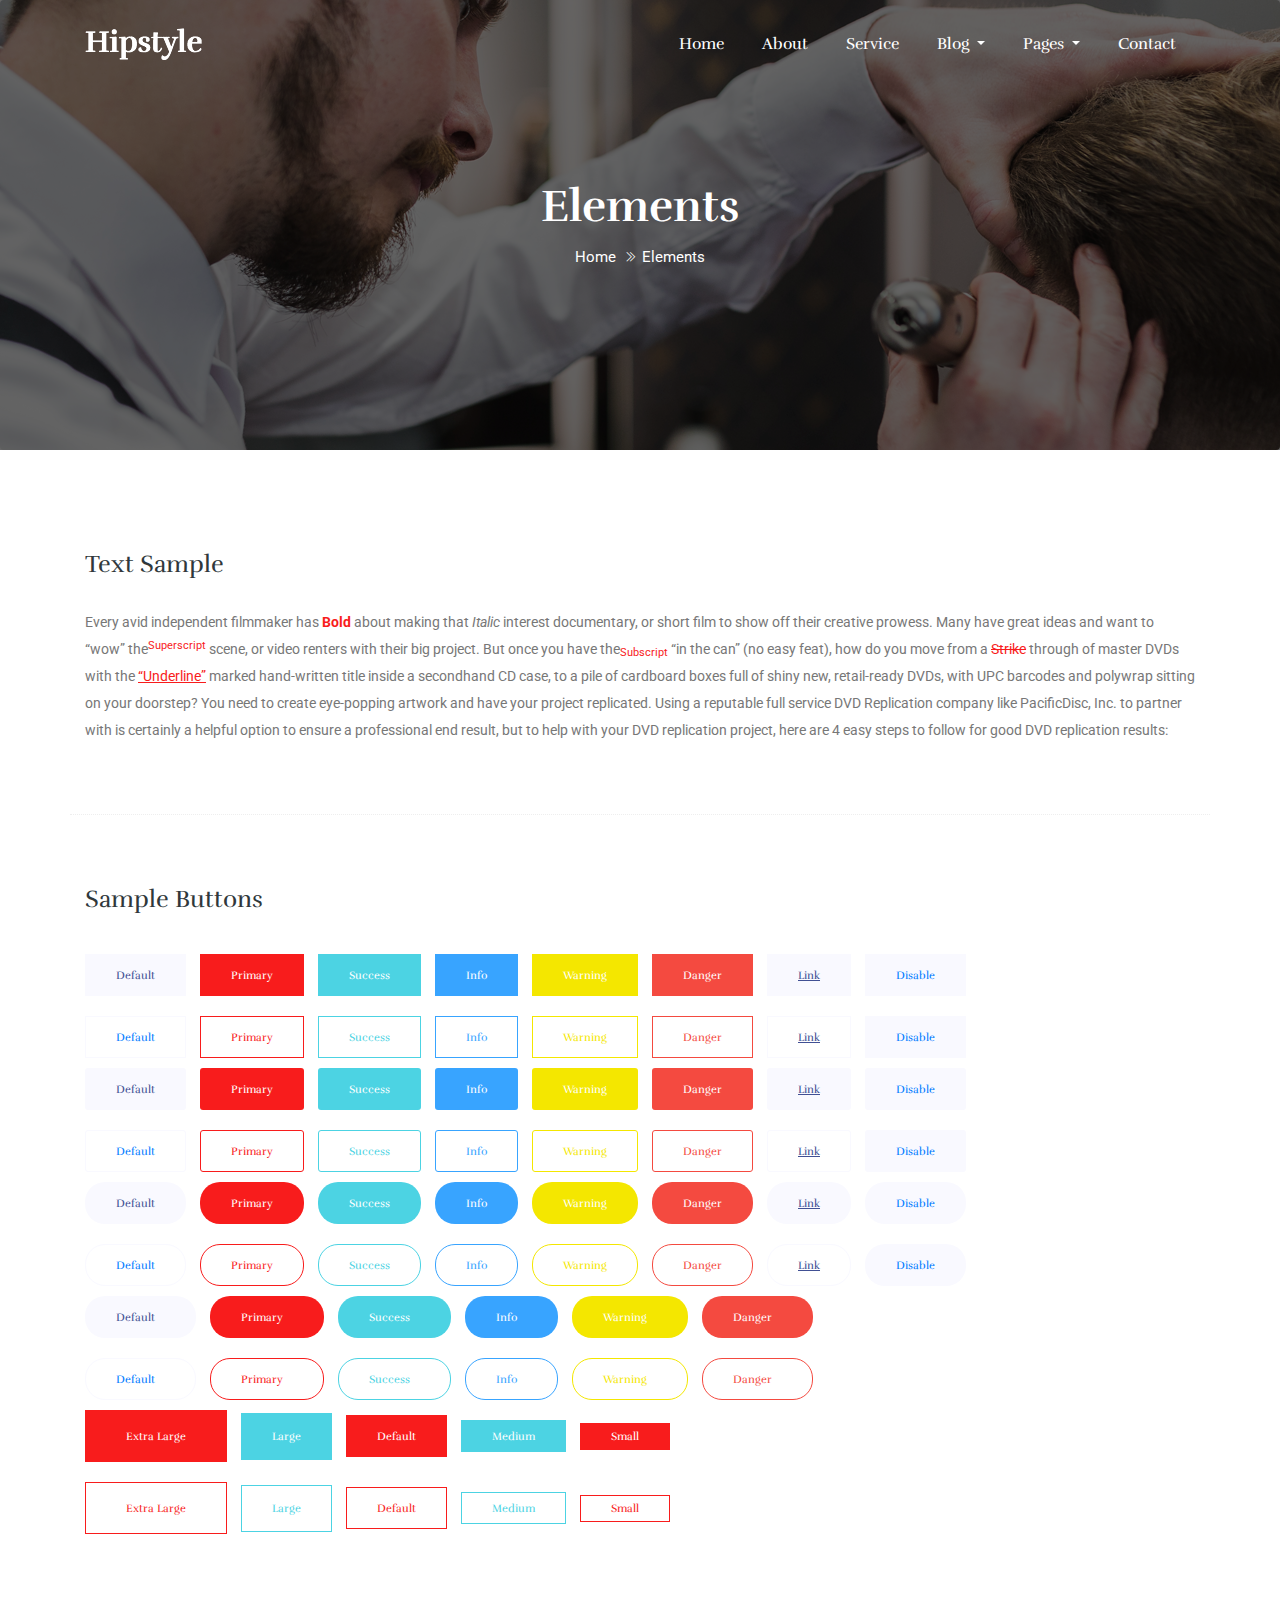
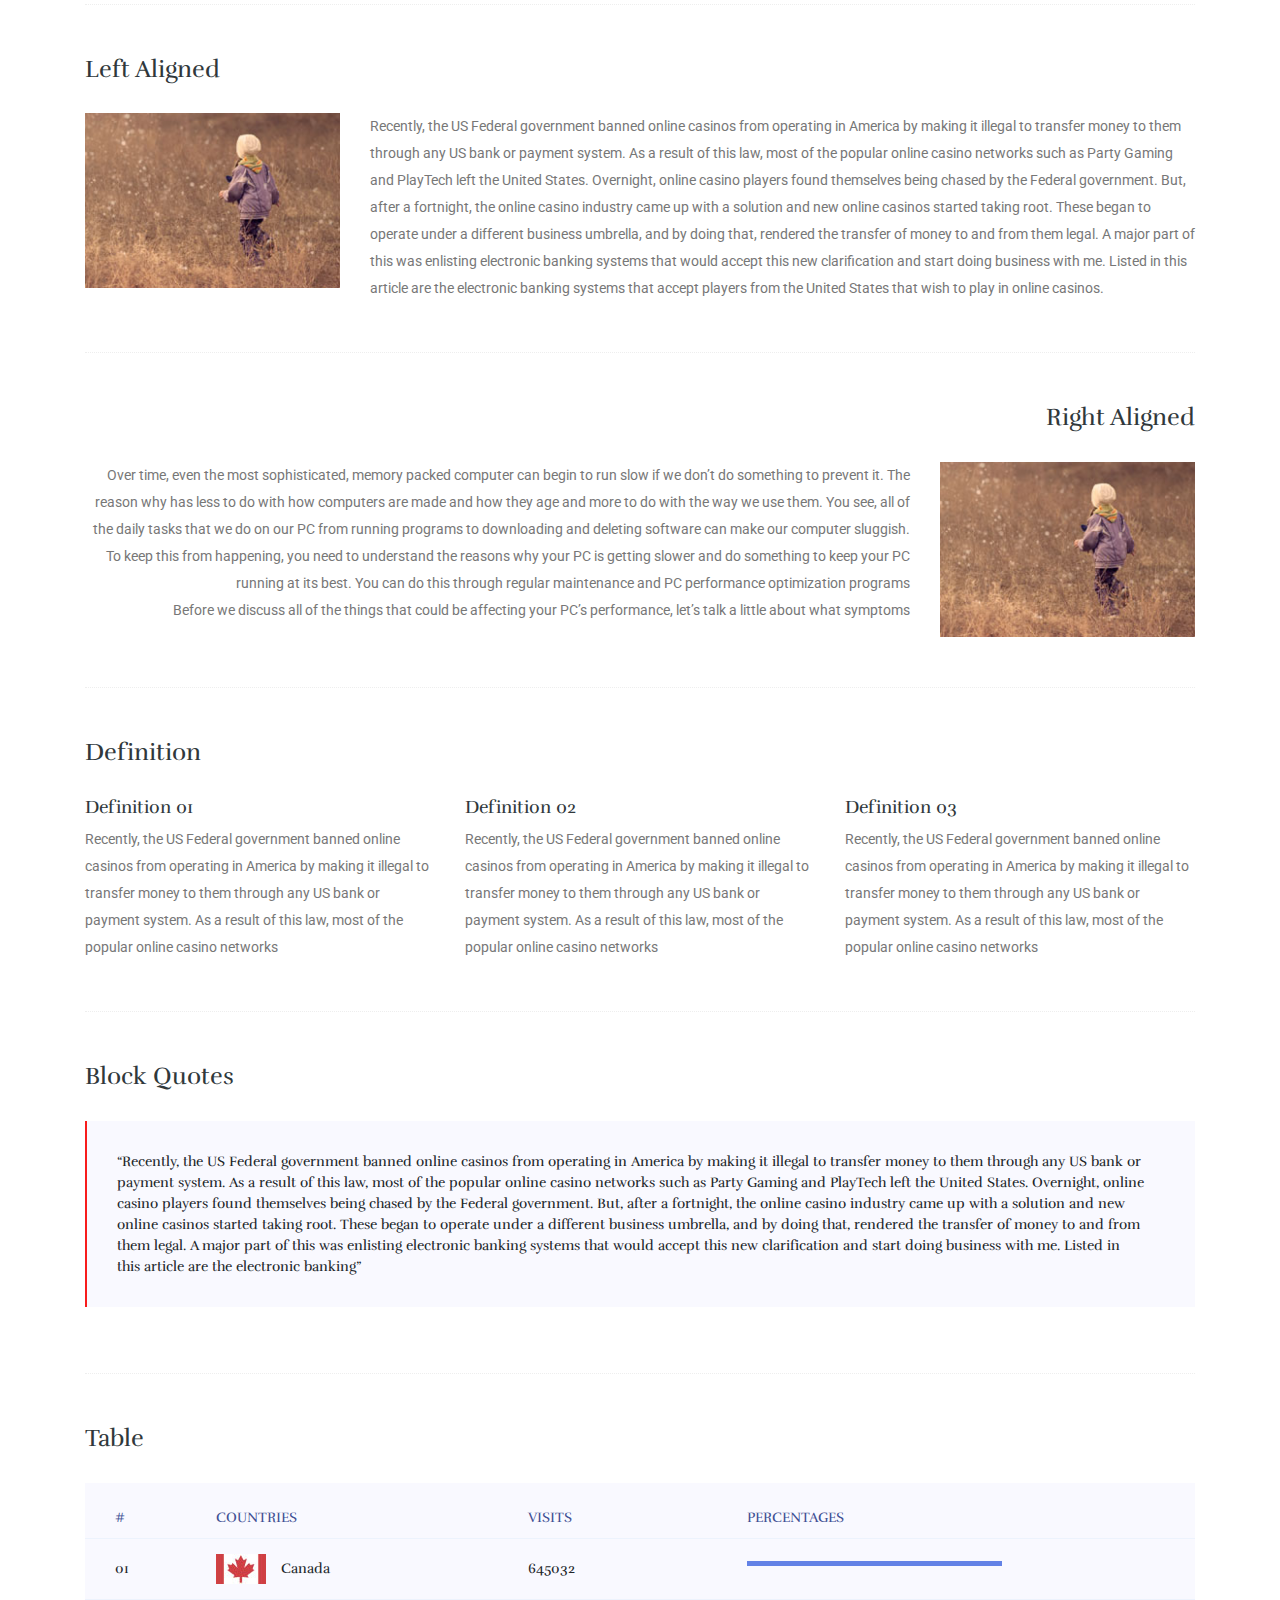
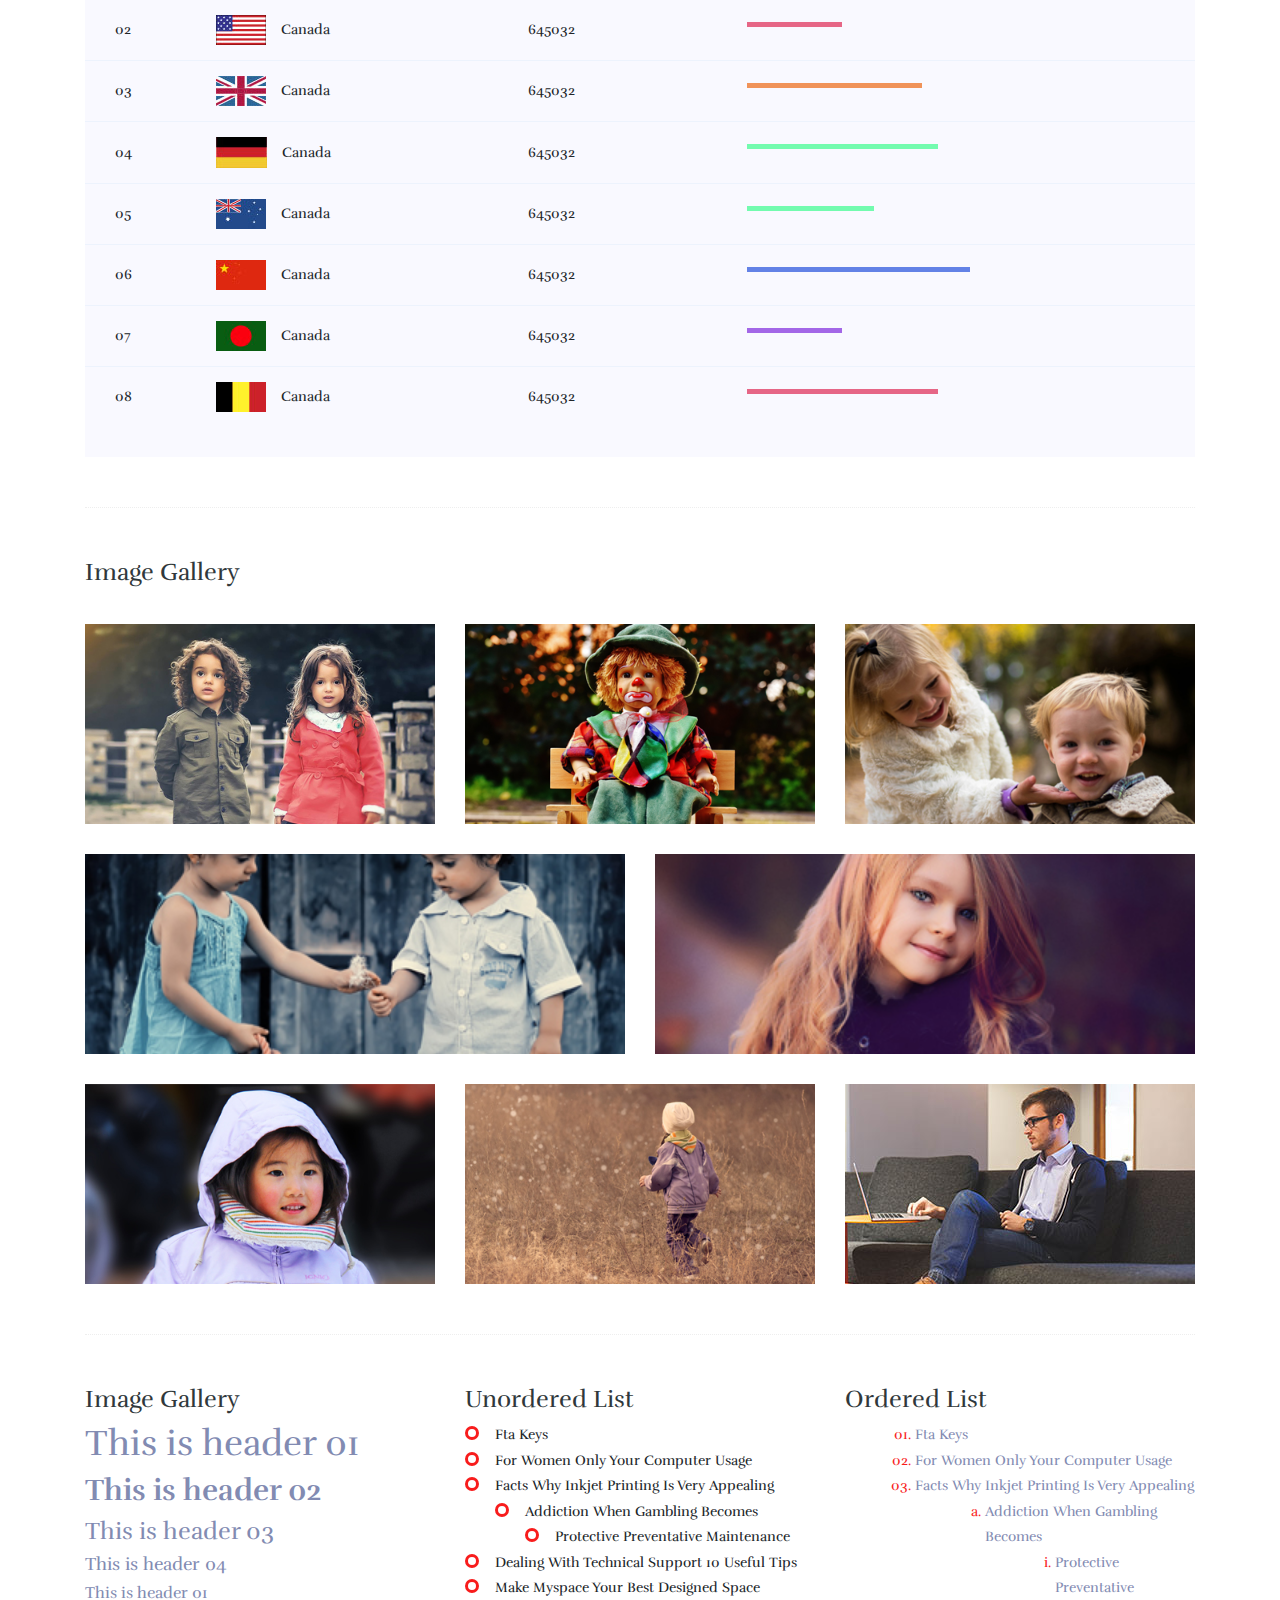
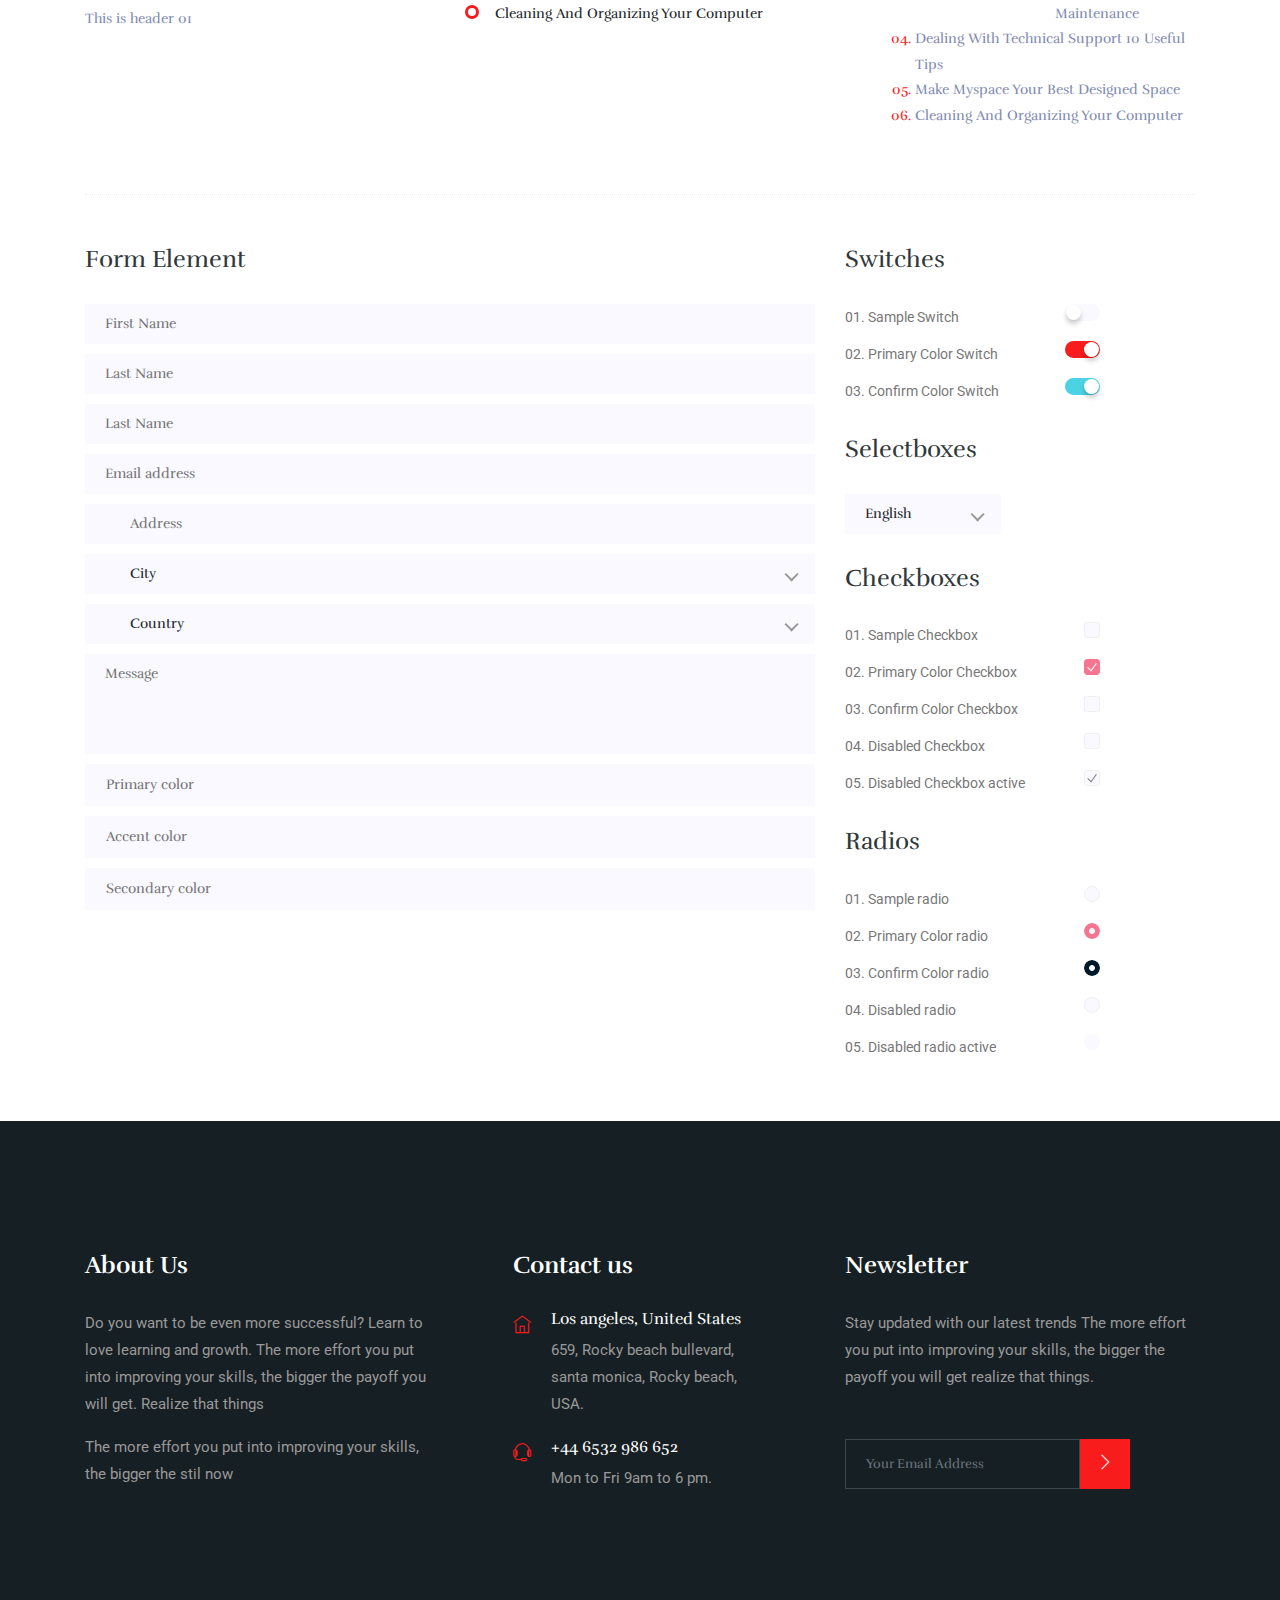
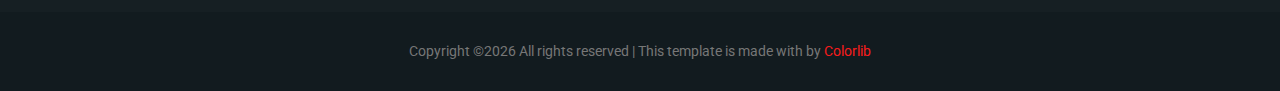
<file: src/main/resources/static/demo1/elements.html>
<!doctype html>
<html lang="en">

<head>
	<!-- Required meta tags -->
	<meta charset="utf-8">
	<meta name="viewport" content="width=device-width, initial-scale=1, shrink-to-fit=no">
	<title>Hipstyle</title>
	<link rel="icon" href="img/favicon.png">
	<!-- Bootstrap CSS -->
	<link rel="stylesheet" href="css/bootstrap.min.css">
	<!-- animate CSS -->
	<link rel="stylesheet" href="css/animate.css">
	<!-- owl carousel CSS -->
	<link rel="stylesheet" href="css/owl.carousel.min.css">
	<!-- themify CSS -->
	<link rel="stylesheet" href="css/themify-icons.css">
	<!-- flaticon CSS -->
	<link rel="stylesheet" href="css/flaticon.css">
	<link rel="stylesheet" href="css/nice-select.css">
	<!-- font awesome CSS -->
	<link rel="stylesheet" href="css/magnific-popup.css">
	<!-- swiper CSS -->
	<link rel="stylesheet" href="css/slick.css">
	<!-- style CSS -->
	<link rel="stylesheet" href="css/style.css">
</head>

<body>
	<!--::header part start::-->
	<header class="main_menu single_page_menu">
		<div class="container">
			<div class="row align-items-center">
				<div class="col-lg-12">
					<nav class="navbar navbar-expand-lg navbar-light">
						<a class="navbar-brand" href="index.html"> <img src="img/logo.png" alt="logo"> </a>
						<button class="navbar-toggler" type="button" data-toggle="collapse"
							data-target="#navbarSupportedContent" aria-controls="navbarSupportedContent"
							aria-expanded="false" aria-label="Toggle navigation">
							<span class="menu_icon"></span>
						</button>

						<div class="collapse navbar-collapse main-menu-item" id="navbarSupportedContent">
							<ul class="navbar-nav">
								<li class="nav-item">
									<a class="nav-link" href="index.html">Home</a>
								</li>
								<li class="nav-item">
									<a class="nav-link" href="about.html">About</a>
								</li>
								<li class="nav-item">
									<a class="nav-link" href="service.html">Service</a>
								</li>
								<li class="nav-item dropdown">
									<a class="nav-link dropdown-toggle" href="blog.html" id="navbarDropdown_1"
                                       role="button" data-toggle="dropdown" aria-haspopup="true" aria-expanded="false">
										Blog
									</a>
									<div class="dropdown-menu" aria-labelledby="navbarDropdown_1">
										<a class="dropdown-item" href="blog.html"> blog</a>
										<a class="dropdown-item" href="single-blog.html">Single blog</a>

									</div>
								</li>
								<li class="nav-item dropdown">
									<a class="nav-link dropdown-toggle" href="blog.html" id="navbarDropdown"
                                       role="button" data-toggle="dropdown" aria-haspopup="true" aria-expanded="false">
										pages
									</a>
									<div class="dropdown-menu" aria-labelledby="navbarDropdown">
										<a class="dropdown-item" href="team.html">team</a>
										<a class="dropdown-item" href="price.html">price</a>
										<a class="dropdown-item" href="elements.html">Elements</a>
									</div>
								</li>
								<li class="nav-item">
									<a class="nav-link" href="contact.html">Contact</a>
								</li>
							</ul>
						</div>
					</nav>
				</div>
			</div>
		</div>
	</header>
	<!-- Header part end-->

	<!-- breadcrumb start-->
	<section class="breadcrumb breadcrumb_bg">
		<div class="container">
			<div class="row">
				<div class="col-lg-12">
					<div class="breadcrumb_iner text-center">
						<div class="breadcrumb_iner_item">
							<h2>Elements</h2>
							<p>home <span class="ti-angle-double-right"></span>Elements</p>
						</div>
					</div>
				</div>
			</div>
		</div>
	</section>
	<!-- End banner Area -->

	<!-- Start Sample Area -->
	<section class="sample-text-area">
		<div class="container box_1170">
			<h3 class="text-heading">Text Sample</h3>
			<p class="sample-text">
				Every avid independent filmmaker has <b>Bold</b> about making that <i>Italic</i> interest documentary,
				or short
				film to show off their creative prowess. Many have great ideas and want to “wow”
				the<sup>Superscript</sup> scene,
				or video renters with their big project. But once you have the<sub>Subscript</sub> “in the can” (no easy
				feat), how
				do you move from a <del>Strike</del> through of master DVDs with the <u>“Underline”</u> marked
				hand-written title
				inside a secondhand CD case, to a pile of cardboard boxes full of shiny new, retail-ready DVDs, with UPC
				barcodes
				and polywrap sitting on your doorstep? You need to create eye-popping artwork and have your project
				replicated.
				Using a reputable full service DVD Replication company like PacificDisc, Inc. to partner with is
				certainly a
				helpful option to ensure a professional end result, but to help with your DVD replication project, here
				are 4 easy
				steps to follow for good DVD replication results:

			</p>
		</div>
	</section>
	<!-- End Sample Area -->

	<!-- Start Button -->
	<section class="button-area">
		<div class="container box_1170 border-top-generic">
			<h3 class="text-heading">Sample Buttons</h3>
			<div class="button-group-area">
				<a href="#" class="genric-btn default">Default</a>
				<a href="#" class="genric-btn primary">Primary</a>
				<a href="#" class="genric-btn success">Success</a>
				<a href="#" class="genric-btn info">Info</a>
				<a href="#" class="genric-btn warning">Warning</a>
				<a href="#" class="genric-btn danger">Danger</a>
				<a href="#" class="genric-btn link">Link</a>
				<a href="#" class="genric-btn disable">Disable</a>
			</div>
			<div class="button-group-area mt-10">
				<a href="#" class="genric-btn default-border">Default</a>
				<a href="#" class="genric-btn primary-border">Primary</a>
				<a href="#" class="genric-btn success-border">Success</a>
				<a href="#" class="genric-btn info-border">Info</a>
				<a href="#" class="genric-btn warning-border">Warning</a>
				<a href="#" class="genric-btn danger-border">Danger</a>
				<a href="#" class="genric-btn link-border">Link</a>
				<a href="#" class="genric-btn disable">Disable</a>
			</div>
			<div class="button-group-area mt-40">
				<a href="#" class="genric-btn default radius">Default</a>
				<a href="#" class="genric-btn primary radius">Primary</a>
				<a href="#" class="genric-btn success radius">Success</a>
				<a href="#" class="genric-btn info radius">Info</a>
				<a href="#" class="genric-btn warning radius">Warning</a>
				<a href="#" class="genric-btn danger radius">Danger</a>
				<a href="#" class="genric-btn link radius">Link</a>
				<a href="#" class="genric-btn disable radius">Disable</a>
			</div>
			<div class="button-group-area mt-10">
				<a href="#" class="genric-btn default-border radius">Default</a>
				<a href="#" class="genric-btn primary-border radius">Primary</a>
				<a href="#" class="genric-btn success-border radius">Success</a>
				<a href="#" class="genric-btn info-border radius">Info</a>
				<a href="#" class="genric-btn warning-border radius">Warning</a>
				<a href="#" class="genric-btn danger-border radius">Danger</a>
				<a href="#" class="genric-btn link-border radius">Link</a>
				<a href="#" class="genric-btn disable radius">Disable</a>
			</div>
			<div class="button-group-area mt-40">
				<a href="#" class="genric-btn default circle">Default</a>
				<a href="#" class="genric-btn primary circle">Primary</a>
				<a href="#" class="genric-btn success circle">Success</a>
				<a href="#" class="genric-btn info circle">Info</a>
				<a href="#" class="genric-btn warning circle">Warning</a>
				<a href="#" class="genric-btn danger circle">Danger</a>
				<a href="#" class="genric-btn link circle">Link</a>
				<a href="#" class="genric-btn disable circle">Disable</a>
			</div>
			<div class="button-group-area mt-10">
				<a href="#" class="genric-btn default-border circle">Default</a>
				<a href="#" class="genric-btn primary-border circle">Primary</a>
				<a href="#" class="genric-btn success-border circle">Success</a>
				<a href="#" class="genric-btn info-border circle">Info</a>
				<a href="#" class="genric-btn warning-border circle">Warning</a>
				<a href="#" class="genric-btn danger-border circle">Danger</a>
				<a href="#" class="genric-btn link-border circle">Link</a>
				<a href="#" class="genric-btn disable circle">Disable</a>
			</div>
			<div class="button-group-area mt-40">
				<a href="#" class="genric-btn default circle arrow">Default<span class="lnr lnr-arrow-right"></span></a>
				<a href="#" class="genric-btn primary circle arrow">Primary<span class="lnr lnr-arrow-right"></span></a>
				<a href="#" class="genric-btn success circle arrow">Success<span class="lnr lnr-arrow-right"></span></a>
				<a href="#" class="genric-btn info circle arrow">Info<span class="lnr lnr-arrow-right"></span></a>
				<a href="#" class="genric-btn warning circle arrow">Warning<span class="lnr lnr-arrow-right"></span></a>
				<a href="#" class="genric-btn danger circle arrow">Danger<span class="lnr lnr-arrow-right"></span></a>
			</div>
			<div class="button-group-area mt-10">
				<a href="#" class="genric-btn default-border circle arrow">Default<span
						class="lnr lnr-arrow-right"></span></a>
				<a href="#" class="genric-btn primary-border circle arrow">Primary<span
						class="lnr lnr-arrow-right"></span></a>
				<a href="#" class="genric-btn success-border circle arrow">Success<span
						class="lnr lnr-arrow-right"></span></a>
				<a href="#" class="genric-btn info-border circle arrow">Info<span
						class="lnr lnr-arrow-right"></span></a>
				<a href="#" class="genric-btn warning-border circle arrow">Warning<span
						class="lnr lnr-arrow-right"></span></a>
				<a href="#" class="genric-btn danger-border circle arrow">Danger<span
						class="lnr lnr-arrow-right"></span></a>
			</div>
			<div class="button-group-area mt-40">
				<a href="#" class="genric-btn primary e-large">Extra Large</a>
				<a href="#" class="genric-btn success large">Large</a>
				<a href="#" class="genric-btn primary">Default</a>
				<a href="#" class="genric-btn success medium">Medium</a>
				<a href="#" class="genric-btn primary small">Small</a>
			</div>
			<div class="button-group-area mt-10">
				<a href="#" class="genric-btn primary-border e-large">Extra Large</a>
				<a href="#" class="genric-btn success-border large">Large</a>
				<a href="#" class="genric-btn primary-border">Default</a>
				<a href="#" class="genric-btn success-border medium">Medium</a>
				<a href="#" class="genric-btn primary-border small">Small</a>
			</div>
		</div>
	</section>
	<!-- End Button -->

	<!-- Start Align Area -->
	<div class="whole-wrap">
		<div class="container box_1170">
			<div class="section-top-border">
				<h3 class="mb-30">Left Aligned</h3>
				<div class="row">
					<div class="col-md-3">
						<img src="img/elements/d.jpg" alt="" class="img-fluid">
					</div>
					<div class="col-md-9 mt-sm-20">
						<p>Recently, the US Federal government banned online casinos from operating in America by making
							it illegal to
							transfer money to them through any US bank or payment system. As a result of this law, most
							of the popular
							online casino networks such as Party Gaming and PlayTech left the United States. Overnight,
							online casino
							players found themselves being chased by the Federal government. But, after a fortnight, the
							online casino
							industry came up with a solution and new online casinos started taking root. These began to
							operate under a
							different business umbrella, and by doing that, rendered the transfer of money to and from
							them legal. A major
							part of this was enlisting electronic banking systems that would accept this new
							clarification and start doing
							business with me. Listed in this article are the electronic banking systems that accept
							players from the United
							States that wish to play in online casinos.</p>
					</div>
				</div>
			</div>
			<div class="section-top-border text-right">
				<h3 class="mb-30">Right Aligned</h3>
				<div class="row">
					<div class="col-md-9">
						<p class="text-right">Over time, even the most sophisticated, memory packed computer can begin
							to run slow if we
							don’t do something to prevent it. The reason why has less to do with how computers are made
							and how they age and
							more to do with the way we use them. You see, all of the daily tasks that we do on our PC
							from running programs
							to downloading and deleting software can make our computer sluggish. To keep this from
							happening, you need to
							understand the reasons why your PC is getting slower and do something to keep your PC
							running at its best. You
							can do this through regular maintenance and PC performance optimization programs</p>
						<p class="text-right">Before we discuss all of the things that could be affecting your PC’s
							performance, let’s
							talk a little about what symptoms</p>
					</div>
					<div class="col-md-3">
						<img src="img/elements/d.jpg" alt="" class="img-fluid">
					</div>
				</div>
			</div>
			<div class="section-top-border">
				<h3 class="mb-30">Definition</h3>
				<div class="row">
					<div class="col-md-4">
						<div class="single-defination">
							<h4 class="mb-20">Definition 01</h4>
							<p>Recently, the US Federal government banned online casinos from operating in America by
								making it illegal to
								transfer money to them through any US bank or payment system. As a result of this law,
								most of the popular
								online casino networks</p>
						</div>
					</div>
					<div class="col-md-4">
						<div class="single-defination">
							<h4 class="mb-20">Definition 02</h4>
							<p>Recently, the US Federal government banned online casinos from operating in America by
								making it illegal to
								transfer money to them through any US bank or payment system. As a result of this law,
								most of the popular
								online casino networks</p>
						</div>
					</div>
					<div class="col-md-4">
						<div class="single-defination">
							<h4 class="mb-20">Definition 03</h4>
							<p>Recently, the US Federal government banned online casinos from operating in America by
								making it illegal to
								transfer money to them through any US bank or payment system. As a result of this law,
								most of the popular
								online casino networks</p>
						</div>
					</div>
				</div>
			</div>
			<div class="section-top-border">
				<h3 class="mb-30">Block Quotes</h3>
				<div class="row">
					<div class="col-lg-12">
						<blockquote class="generic-blockquote">
							“Recently, the US Federal government banned online casinos from operating in America by
							making it illegal to
							transfer money to them through any US bank or payment system. As a result of this law, most
							of the popular
							online casino networks such as Party Gaming and PlayTech left the United States. Overnight,
							online casino
							players found themselves being chased by the Federal government. But, after a fortnight, the
							online casino
							industry came up with a solution and new online casinos started taking root. These began to
							operate under a
							different business umbrella, and by doing that, rendered the transfer of money to and from
							them legal. A major
							part of this was enlisting electronic banking systems that would accept this new
							clarification and start doing
							business with me. Listed in this article are the electronic banking”
						</blockquote>
					</div>
				</div>
			</div>
			<div class="section-top-border">
				<h3 class="mb-30">Table</h3>
				<div class="progress-table-wrap">
					<div class="progress-table">
						<div class="table-head">
							<div class="serial">#</div>
							<div class="country">Countries</div>
							<div class="visit">Visits</div>
							<div class="percentage">Percentages</div>
						</div>
						<div class="table-row">
							<div class="serial">01</div>
							<div class="country"> <img src="img/elements/f1.jpg" alt="flag">Canada</div>
							<div class="visit">645032</div>
							<div class="percentage">
								<div class="progress">
									<div class="progress-bar color-1" role="progressbar" style="width: 80%"
										aria-valuenow="80" aria-valuemin="0" aria-valuemax="100"></div>
								</div>
							</div>
						</div>
						<div class="table-row">
							<div class="serial">02</div>
							<div class="country"> <img src="img/elements/f2.jpg" alt="flag">Canada</div>
							<div class="visit">645032</div>
							<div class="percentage">
								<div class="progress">
									<div class="progress-bar color-2" role="progressbar" style="width: 30%"
										aria-valuenow="30" aria-valuemin="0" aria-valuemax="100"></div>
								</div>
							</div>
						</div>
						<div class="table-row">
							<div class="serial">03</div>
							<div class="country"> <img src="img/elements/f3.jpg" alt="flag">Canada</div>
							<div class="visit">645032</div>
							<div class="percentage">
								<div class="progress">
									<div class="progress-bar color-3" role="progressbar" style="width: 55%"
										aria-valuenow="55" aria-valuemin="0" aria-valuemax="100"></div>
								</div>
							</div>
						</div>
						<div class="table-row">
							<div class="serial">04</div>
							<div class="country"> <img src="img/elements/f4.jpg" alt="flag">Canada</div>
							<div class="visit">645032</div>
							<div class="percentage">
								<div class="progress">
									<div class="progress-bar color-4" role="progressbar" style="width: 60%"
										aria-valuenow="60" aria-valuemin="0" aria-valuemax="100"></div>
								</div>
							</div>
						</div>
						<div class="table-row">
							<div class="serial">05</div>
							<div class="country"> <img src="img/elements/f5.jpg" alt="flag">Canada</div>
							<div class="visit">645032</div>
							<div class="percentage">
								<div class="progress">
									<div class="progress-bar color-5" role="progressbar" style="width: 40%"
										aria-valuenow="40" aria-valuemin="0" aria-valuemax="100"></div>
								</div>
							</div>
						</div>
						<div class="table-row">
							<div class="serial">06</div>
							<div class="country"> <img src="img/elements/f6.jpg" alt="flag">Canada</div>
							<div class="visit">645032</div>
							<div class="percentage">
								<div class="progress">
									<div class="progress-bar color-6" role="progressbar" style="width: 70%"
										aria-valuenow="70" aria-valuemin="0" aria-valuemax="100"></div>
								</div>
							</div>
						</div>
						<div class="table-row">
							<div class="serial">07</div>
							<div class="country"> <img src="img/elements/f7.jpg" alt="flag">Canada</div>
							<div class="visit">645032</div>
							<div class="percentage">
								<div class="progress">
									<div class="progress-bar color-7" role="progressbar" style="width: 30%"
										aria-valuenow="30" aria-valuemin="0" aria-valuemax="100"></div>
								</div>
							</div>
						</div>
						<div class="table-row">
							<div class="serial">08</div>
							<div class="country"> <img src="img/elements/f8.jpg" alt="flag">Canada</div>
							<div class="visit">645032</div>
							<div class="percentage">
								<div class="progress">
									<div class="progress-bar color-8" role="progressbar" style="width: 60%"
										aria-valuenow="60" aria-valuemin="0" aria-valuemax="100"></div>
								</div>
							</div>
						</div>
					</div>
				</div>
			</div>
			<div class="section-top-border">
				<h3>Image Gallery</h3>
				<div class="row gallery-item">
					<div class="col-md-4">
						<a href="img/elements/g1.jpg" class="img-pop-up">
							<div class="single-gallery-image" style="background: url(img/elements/g1.jpg);"></div>
						</a>
					</div>
					<div class="col-md-4">
						<a href="img/elements/g2.jpg" class="img-pop-up">
							<div class="single-gallery-image" style="background: url(img/elements/g2.jpg);"></div>
						</a>
					</div>
					<div class="col-md-4">
						<a href="img/elements/g3.jpg" class="img-pop-up">
							<div class="single-gallery-image" style="background: url(img/elements/g3.jpg);"></div>
						</a>
					</div>
					<div class="col-md-6">
						<a href="img/elements/g4.jpg" class="img-pop-up">
							<div class="single-gallery-image" style="background: url(img/elements/g4.jpg);"></div>
						</a>
					</div>
					<div class="col-md-6">
						<a href="img/elements/g5.jpg" class="img-pop-up">
							<div class="single-gallery-image" style="background: url(img/elements/g5.jpg);"></div>
						</a>
					</div>
					<div class="col-md-4">
						<a href="img/elements/g6.jpg" class="img-pop-up">
							<div class="single-gallery-image" style="background: url(img/elements/g6.jpg);"></div>
						</a>
					</div>
					<div class="col-md-4">
						<a href="img/elements/g7.jpg" class="img-pop-up">
							<div class="single-gallery-image" style="background: url(img/elements/g7.jpg);"></div>
						</a>
					</div>
					<div class="col-md-4">
						<a href="img/elements/g8.jpg" class="img-pop-up">
							<div class="single-gallery-image" style="background: url(img/elements/g8.jpg);"></div>
						</a>
					</div>
				</div>
			</div>
			<div class="section-top-border">
				<div class="row">
					<div class="col-md-4">
						<h3 class="mb-20">Image Gallery</h3>
						<div class="typography">
							<h1>This is header 01</h1>
							<h2>This is header 02</h2>
							<h3>This is header 03</h3>
							<h4>This is header 04</h4>
							<h5>This is header 01</h5>
							<h6>This is header 01</h6>
						</div>
					</div>
					<div class="col-md-4 mt-sm-30">
						<h3 class="mb-20">Unordered List</h3>
						<div class="">
							<ul class="unordered-list">
								<li>Fta Keys</li>
								<li>For Women Only Your Computer Usage</li>
								<li>Facts Why Inkjet Printing Is Very Appealing
									<ul>
										<li>Addiction When Gambling Becomes
											<ul>
												<li>Protective Preventative Maintenance</li>
											</ul>
										</li>
									</ul>
								</li>
								<li>Dealing With Technical Support 10 Useful Tips</li>
								<li>Make Myspace Your Best Designed Space</li>
								<li>Cleaning And Organizing Your Computer</li>
							</ul>
						</div>
					</div>
					<div class="col-md-4 mt-sm-30">
						<h3 class="mb-20">Ordered List</h3>
						<div class="">
							<ol class="ordered-list">
								<li><span>Fta Keys</span></li>
								<li><span>For Women Only Your Computer Usage</span></li>
								<li><span>Facts Why Inkjet Printing Is Very Appealing</span>
									<ol class="ordered-list-alpha">
										<li><span>Addiction When Gambling Becomes</span>
											<ol class="ordered-list-roman">
												<li><span>Protective Preventative Maintenance</span></li>
											</ol>
										</li>
									</ol>
								</li>
								<li><span>Dealing With Technical Support 10 Useful Tips</span></li>
								<li><span>Make Myspace Your Best Designed Space</span></li>
								<li><span>Cleaning And Organizing Your Computer</span></li>
							</ol>
						</div>
					</div>
				</div>
			</div>
			<div class="section-top-border">
				<div class="row">
					<div class="col-lg-8 col-md-8">
						<h3 class="mb-30">Form Element</h3>
						<form action="#">
							<div class="mt-10">
								<input type="text" name="first_name" placeholder="First Name"
									onfocus="this.placeholder = ''" onblur="this.placeholder = 'First Name'" required
									class="single-input">
							</div>
							<div class="mt-10">
								<input type="text" name="last_name" placeholder="Last Name"
									onfocus="this.placeholder = ''" onblur="this.placeholder = 'Last Name'" required
									class="single-input">
							</div>
							<div class="mt-10">
								<input type="text" name="last_name" placeholder="Last Name"
									onfocus="this.placeholder = ''" onblur="this.placeholder = 'Last Name'" required
									class="single-input">
							</div>
							<div class="mt-10">
								<input type="email" name="EMAIL" placeholder="Email address"
									onfocus="this.placeholder = ''" onblur="this.placeholder = 'Email address'" required
									class="single-input">
							</div>
							<div class="input-group-icon mt-10">
								<div class="icon"><i class="fa fa-thumb-tack" aria-hidden="true"></i></div>
								<input type="text" name="address" placeholder="Address" onfocus="this.placeholder = ''"
									onblur="this.placeholder = 'Address'" required class="single-input">
							</div>
							<div class="input-group-icon mt-10">
								<div class="icon"><i class="fa fa-plane" aria-hidden="true"></i></div>
								<div class="form-select" id="default-select"">
											<select>
												<option value=" 1">City</option>
									<option value="1">Dhaka</option>
									<option value="1">Dilli</option>
									<option value="1">Newyork</option>
									<option value="1">Islamabad</option>
									</select>
								</div>
							</div>
							<div class="input-group-icon mt-10">
								<div class="icon"><i class="fa fa-globe" aria-hidden="true"></i></div>
								<div class="form-select" id="default-select"">
											<select>
												<option value=" 1">Country</option>
									<option value="1">Bangladesh</option>
									<option value="1">India</option>
									<option value="1">England</option>
									<option value="1">Srilanka</option>
									</select>
								</div>
							</div>

							<div class="mt-10">
								<textarea class="single-textarea" placeholder="Message" onfocus="this.placeholder = ''"
									onblur="this.placeholder = 'Message'" required></textarea>
							</div>
							<!-- For Gradient Border Use -->
							<!-- <div class="mt-10">
										<div class="primary-input">
											<input id="primary-input" type="text" name="first_name" placeholder="Primary color" onfocus="this.placeholder = ''" onblur="this.placeholder = 'Primary color'">
											<label for="primary-input"></label>
										</div>
									</div> -->
							<div class="mt-10">
								<input type="text" name="first_name" placeholder="Primary color"
									onfocus="this.placeholder = ''" onblur="this.placeholder = 'Primary color'" required
									class="single-input-primary">
							</div>
							<div class="mt-10">
								<input type="text" name="first_name" placeholder="Accent color"
									onfocus="this.placeholder = ''" onblur="this.placeholder = 'Accent color'" required
									class="single-input-accent">
							</div>
							<div class="mt-10">
								<input type="text" name="first_name" placeholder="Secondary color"
									onfocus="this.placeholder = ''" onblur="this.placeholder = 'Secondary color'"
									required class="single-input-secondary">
							</div>
						</form>
					</div>
					<div class="col-lg-3 col-md-4 mt-sm-30">
						<div class="single-element-widget">
							<h3 class="mb-30">Switches</h3>
							<div class="switch-wrap d-flex justify-content-between">
								<p>01. Sample Switch</p>
								<div class="primary-switch">
									<input type="checkbox" id="default-switch">
									<label for="default-switch"></label>
								</div>
							</div>
							<div class="switch-wrap d-flex justify-content-between">
								<p>02. Primary Color Switch</p>
								<div class="primary-switch">
									<input type="checkbox" id="primary-switch" checked>
									<label for="primary-switch"></label>
								</div>
							</div>
							<div class="switch-wrap d-flex justify-content-between">
								<p>03. Confirm Color Switch</p>
								<div class="confirm-switch">
									<input type="checkbox" id="confirm-switch" checked>
									<label for="confirm-switch"></label>
								</div>
							</div>
						</div>
						<div class="single-element-widget mt-30">
							<h3 class="mb-30">Selectboxes</h3>
							<div class="default-select" id="default-select"">
										<select>
											<option value=" 1">English</option>
								<option value="1">Spanish</option>
								<option value="1">Arabic</option>
								<option value="1">Portuguise</option>
								<option value="1">Bengali</option>
								</select>
							</div>
						</div>
						<div class="single-element-widget mt-30">
							<h3 class="mb-30">Checkboxes</h3>
							<div class="switch-wrap d-flex justify-content-between">
								<p>01. Sample Checkbox</p>
								<div class="primary-checkbox">
									<input type="checkbox" id="default-checkbox">
									<label for="default-checkbox"></label>
								</div>
							</div>
							<div class="switch-wrap d-flex justify-content-between">
								<p>02. Primary Color Checkbox</p>
								<div class="primary-checkbox">
									<input type="checkbox" id="primary-checkbox" checked>
									<label for="primary-checkbox"></label>
								</div>
							</div>
							<div class="switch-wrap d-flex justify-content-between">
								<p>03. Confirm Color Checkbox</p>
								<div class="confirm-checkbox">
									<input type="checkbox" id="confirm-checkbox">
									<label for="confirm-checkbox"></label>
								</div>
							</div>
							<div class="switch-wrap d-flex justify-content-between">
								<p>04. Disabled Checkbox</p>
								<div class="disabled-checkbox">
									<input type="checkbox" id="disabled-checkbox" disabled>
									<label for="disabled-checkbox"></label>
								</div>
							</div>
							<div class="switch-wrap d-flex justify-content-between">
								<p>05. Disabled Checkbox active</p>
								<div class="disabled-checkbox">
									<input type="checkbox" id="disabled-checkbox-active" checked disabled>
									<label for="disabled-checkbox-active"></label>
								</div>
							</div>
						</div>
						<div class="single-element-widget mt-30">
							<h3 class="mb-30">Radios</h3>
							<div class="switch-wrap d-flex justify-content-between">
								<p>01. Sample radio</p>
								<div class="primary-radio">
									<input type="checkbox" id="default-radio">
									<label for="default-radio"></label>
								</div>
							</div>
							<div class="switch-wrap d-flex justify-content-between">
								<p>02. Primary Color radio</p>
								<div class="primary-radio">
									<input type="checkbox" id="primary-radio" checked>
									<label for="primary-radio"></label>
								</div>
							</div>
							<div class="switch-wrap d-flex justify-content-between">
								<p>03. Confirm Color radio</p>
								<div class="confirm-radio">
									<input type="checkbox" id="confirm-radio" checked>
									<label for="confirm-radio"></label>
								</div>
							</div>
							<div class="switch-wrap d-flex justify-content-between">
								<p>04. Disabled radio</p>
								<div class="disabled-radio">
									<input type="checkbox" id="disabled-radio" disabled>
									<label for="disabled-radio"></label>
								</div>
							</div>
							<div class="switch-wrap d-flex justify-content-between">
								<p>05. Disabled radio active</p>
								<div class="disabled-radio">
									<input type="checkbox" id="disabled-radio-active" checked disabled>
									<label for="disabled-radio-active"></label>
								</div>
							</div>
						</div>
					</div>
				</div>
			</div>
		</div>
	</div>
	<!-- End Align Area -->

	<!-- footer part start-->
	<footer class="footer-area">
		<div class="container">
			<div class="row justify-content-between">
				<div class="col-xl-4 col-sm-6 col-lg-4">
					<div class="single-footer-widget footer_1">
						<h4>About Us</h4>
						<p>Do you want to be even more successful? Learn to love learning and growth.
							The more effort you put into improving your skills, the bigger the payoff you
							will get. Realize that things </p>
						<p class="mt-3">The more effort you put into improving your skills, the bigger the stil now</p>
					</div>
				</div>
				<div class="col-xl-3 col-sm-6 col-lg-4">
					<div class="single-footer-widget footer_2">
						<h4>Contact us</h4>
						<div class="contact_info">
							<span class="ti-home"></span>
							<h5>Los angeles, United States</h5>
							<p>659, Rocky beach bullevard, santa monica, Rocky beach, USA.</p>
						</div>
						<div class="contact_info">
							<span class="ti-headphone-alt"></span>
							<h5>+44 6532 986 652</h5>
							<p>Mon to Fri 9am to 6 pm.</p>
						</div>
					</div>
				</div>

				<div class="col-xl-4 col-sm-8 col-lg-4">
					<div class="single-footer-widget footer_3">
						<h4>Newsletter</h4>
						<p>Stay updated with our latest trends The more effort you put into improving your skills, the
							bigger the payoff you will get realize that things.</p>
						<div class="form-wrap" id="mc_embed_signup">
							<form target="_blank"
								action="https://spondonit.us12.list-manage.com/subscribe/post?u=1462626880ade1ac87bd9c93a&amp;id=92a4423d01"
								method="get" class="form-inline">
								<input class="form-control" name="EMAIL" placeholder="Your Email Address"
									onfocus="this.placeholder = ''" onblur="this.placeholder = 'Your Email Address '"
									required="" type="email">
								<button class="btn btn-default text-uppercase"><i class="ti-angle-right"></i></button>
								<div style="position: absolute; left: -5000px;">
									<input name="b_36c4fd991d266f23781ded980_aefe40901a" tabindex="-1" value=""
										type="text">
								</div>

								<div class="info"></div>
							</form>
						</div>
					</div>
				</div>
			</div>
		</div>
		<div class="copyright_part">
			<div class="container-fluid">
				<div class="row">
					<div class="col-lg-12 text-center">
						<p class="footer-text m-0"><!-- Link back to Colorlib can't be removed. Template is licensed under CC BY 3.0. -->
Copyright &copy;<script>document.write(new Date().getFullYear());</script> All rights reserved | This template is made with <i class="fa fa-heart-o" aria-hidden="true"></i> by <a href="https://colorlib.com" target="_blank">Colorlib</a>
<!-- Link back to Colorlib can't be removed. Template is licensed under CC BY 3.0. -->
</p>
					</div>
				</div>
			</div>
		</div>
	</footer>
	<!-- footer part end-->

	<!-- jquery plugins here-->

	<script src="js/jquery-1.12.1.min.js"></script>
	<!-- popper js -->
	<script src="js/popper.min.js"></script>
	<!-- bootstrap js -->
	<script src="js/bootstrap.min.js"></script>
	<!-- easing js -->
	<script src="js/jquery.magnific-popup.js"></script>
	<!-- swiper js -->
	<script src="js/swiper.min.js"></script>
	<!-- swiper js -->
	<script src="js/masonry.pkgd.js"></script>
	<!-- particles js -->
	<script src="js/owl.carousel.min.js"></script>
	<!-- swiper js -->
	<script src="js/slick.min.js"></script>
	<script src="js/gijgo.min.js"></script>
	<script src="js/jquery.nice-select.min.js"></script>
	<!-- contact js -->
	<script src="js/jquery.ajaxchimp.min.js"></script>
	<script src="js/jquery.form.js"></script>
	<script src="js/jquery.validate.min.js"></script>
	<script src="js/mail-script.js"></script>
	<script src="js/contact.js"></script>
	<!-- custom js -->
	<script src="js/custom.js"></script>
</body>

</html>
</file>
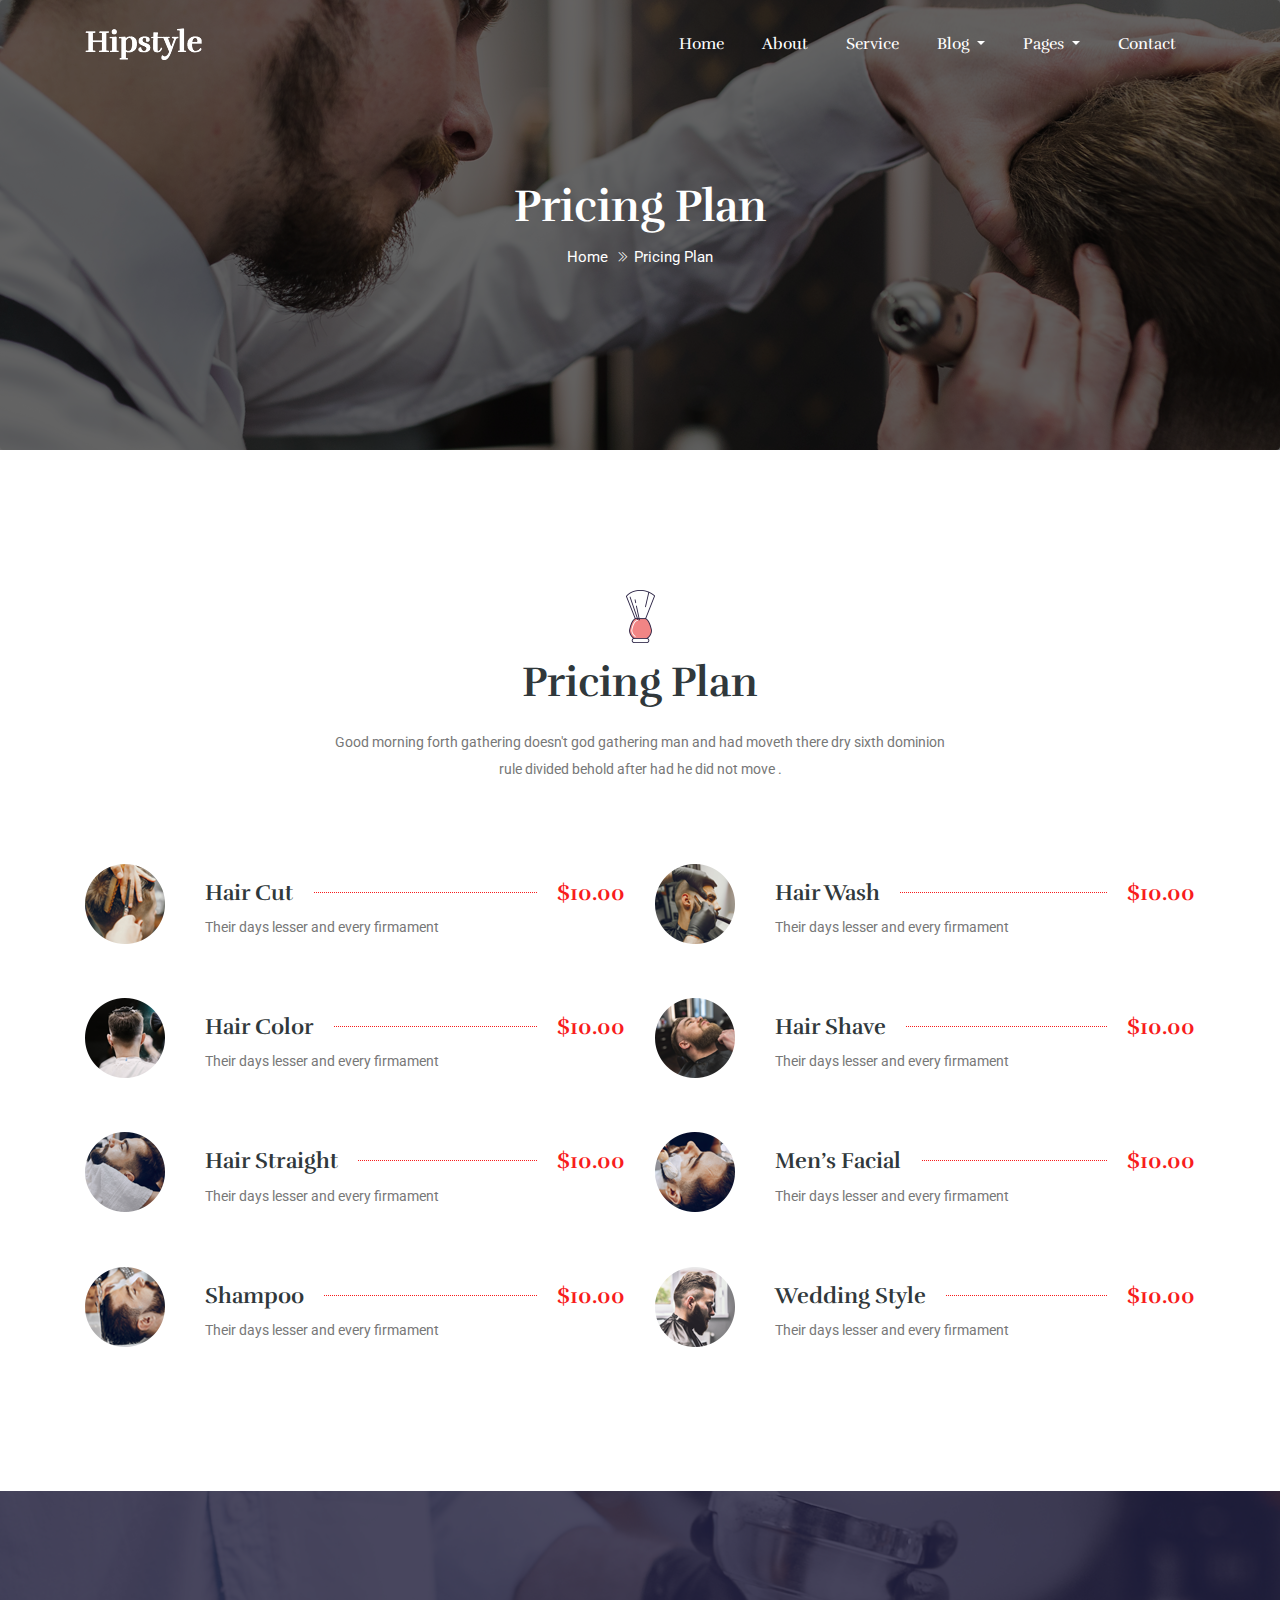
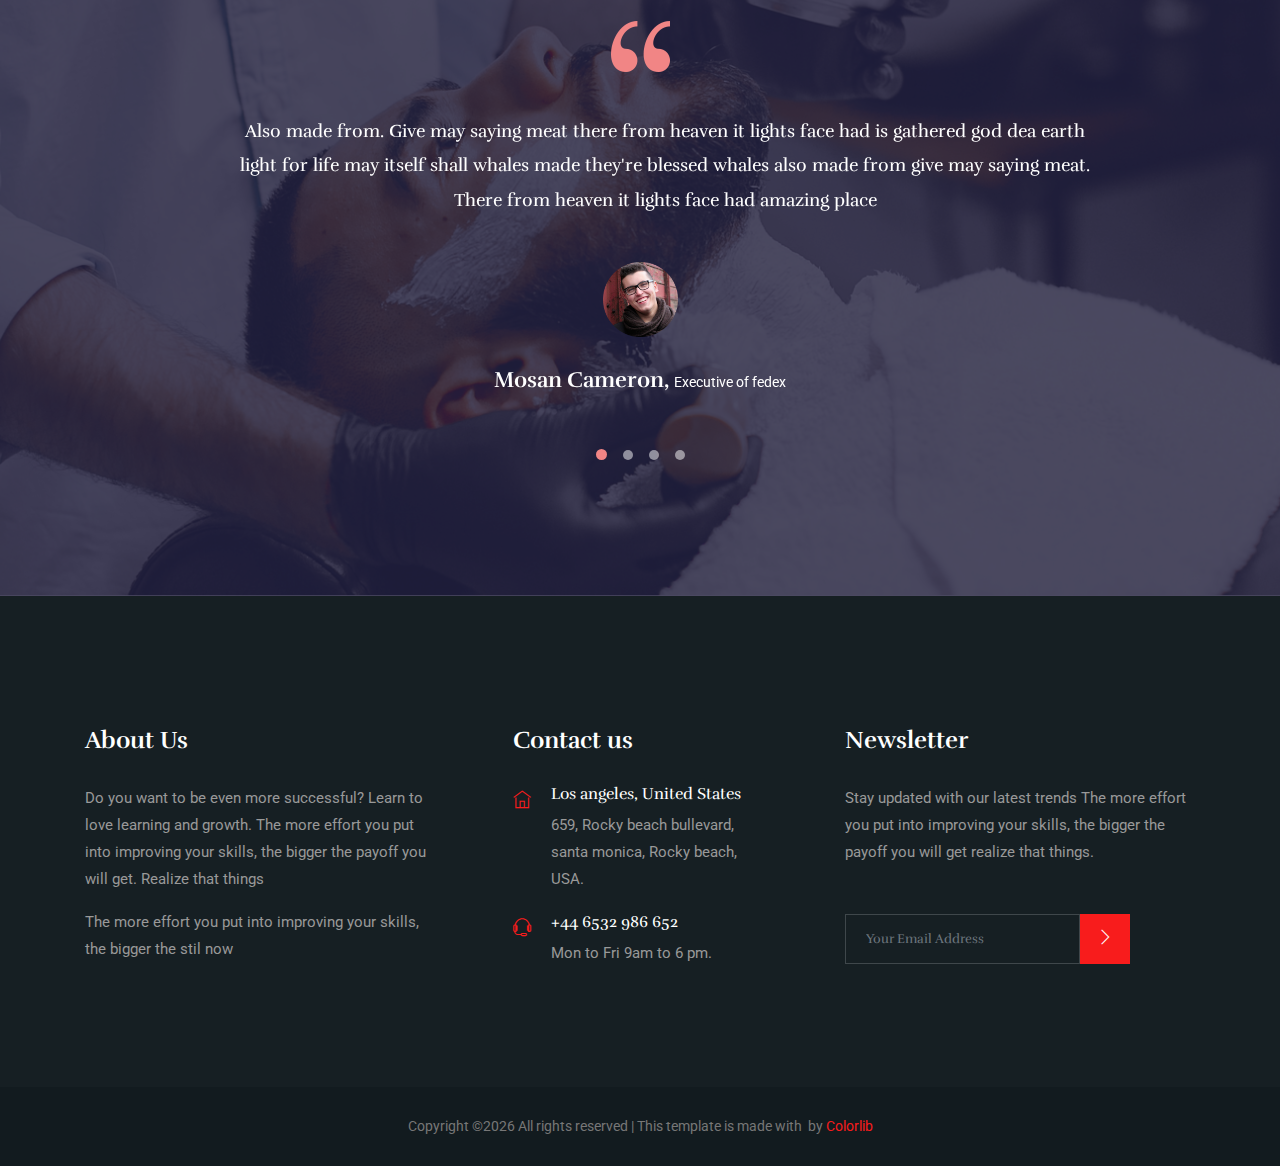
<file: src/main/resources/static/demo1/price.html>
<!doctype html>
<html lang="en">

<head>
    <!-- Required meta tags -->
    <meta charset="utf-8">
    <meta name="viewport" content="width=device-width, initial-scale=1, shrink-to-fit=no">
    <title>Hipstyle</title>
    <link rel="icon" href="img/favicon.png">
    <!-- Bootstrap CSS -->
    <link rel="stylesheet" href="css/bootstrap.min.css">
    <!-- animate CSS -->
    <link rel="stylesheet" href="css/animate.css">
    <!-- owl carousel CSS -->
    <link rel="stylesheet" href="css/owl.carousel.min.css">
    <!-- themify CSS -->
    <link rel="stylesheet" href="css/themify-icons.css">
    <!-- flaticon CSS -->
    <link rel="stylesheet" href="css/flaticon.css">
    <!-- font awesome CSS -->
    <link rel="stylesheet" href="css/magnific-popup.css">
    <!-- swiper CSS -->
    <link rel="stylesheet" href="css/slick.css">
    <link rel="stylesheet" href="css/gijgo.min.css">
    <link rel="stylesheet" href="css/nice-select.css">
    <link rel="stylesheet" href="css/all.css">
    <!-- style CSS -->
    <link rel="stylesheet" href="css/style.css">
</head>

<body>
    <!--::header part start::-->
    <header class="main_menu single_page_menu">
        <div class="container">
            <div class="row align-items-center">
                <div class="col-lg-12">
                    <nav class="navbar navbar-expand-lg navbar-light">
                        <a class="navbar-brand" href="index.html"> <img src="img/logo.png" alt="logo"> </a>
                        <button class="navbar-toggler" type="button" data-toggle="collapse"
                            data-target="#navbarSupportedContent" aria-controls="navbarSupportedContent"
                            aria-expanded="false" aria-label="Toggle navigation">
                            <span class="menu_icon"></span>
                        </button>

                        <div class="collapse navbar-collapse main-menu-item" id="navbarSupportedContent">
                            <ul class="navbar-nav">
                                <li class="nav-item">
                                    <a class="nav-link" href="index.html">Home</a>
                                </li>
                                <li class="nav-item">
                                    <a class="nav-link" href="about.html">About</a>
                                </li>
                                <li class="nav-item">
                                    <a class="nav-link" href="service.html">Service</a>
                                </li>
                                <li class="nav-item dropdown">
                                    <a class="nav-link dropdown-toggle" href="blog.html" id="navbarDropdown_1"
                                       role="button" data-toggle="dropdown" aria-haspopup="true" aria-expanded="false">
                                        Blog
                                    </a>
                                    <div class="dropdown-menu" aria-labelledby="navbarDropdown_1">
                                        <a class="dropdown-item" href="blog.html"> blog</a>
                                        <a class="dropdown-item" href="single-blog.html">Single blog</a>

                                    </div>
                                </li>
                                <li class="nav-item dropdown">
                                    <a class="nav-link dropdown-toggle" href="blog.html" id="navbarDropdown"
                                       role="button" data-toggle="dropdown" aria-haspopup="true" aria-expanded="false">
                                        pages
                                    </a>
                                    <div class="dropdown-menu" aria-labelledby="navbarDropdown">
                                        <a class="dropdown-item" href="team.html">team</a>
                                        <a class="dropdown-item" href="price.html">price</a>
                                        <a class="dropdown-item" href="elements.html">Elements</a>
                                    </div>
                                </li>
                                <li class="nav-item">
                                    <a class="nav-link" href="contact.html">Contact</a>
                                </li>
                            </ul>
                        </div>
                    </nav>
                </div>
            </div>
        </div>
    </header>
    <!-- Header part end-->

    <!-- breadcrumb start-->
    <section class="breadcrumb breadcrumb_bg">
        <div class="container">
            <div class="row">
                <div class="col-lg-12">
                    <div class="breadcrumb_iner text-center">
                        <div class="breadcrumb_iner_item">
                            <h2>Pricing Plan</h2>
                            <p>home <span class="ti-angle-double-right"></span>Pricing Plan</p>
                        </div>
                    </div>
                </div>
            </div>
        </div>
    </section>
    <!-- breadcrumb start-->

    <!-- priceing part start-->
    <section class="priceing_part">
        <div class="container">
            <div class="row justify-content-center">
                <div class="col-lg-7 col-lg-6 col-sm-10">
                    <div class="section_tittle">
                        <img src="img/section_tittle_icon.png" alt="icon">
                        <h2>Pricing Plan</h2>
                        <p>Good morning forth gathering doesn't god gathering man and had moveth there dry sixth
                            dominion rule divided behold after had he did not move .</p>
                    </div>
                </div>
            </div>
            <div class="row align-items-center">
                <div class="col-md-6 col-lg-6">
                    <div class="single_pricing_item">
                        <img src="img/pricing_img/pricing_img_1.png" alt="">
                        <div class="single_pricing_text">
                            <h5>Hair Cut</h5>
                            <h6>$10.00</h6>
                            <p>Their days lesser and every firmament</p>
                        </div>
                    </div>
                    <div class="single_pricing_item">
                        <img src="img/pricing_img/pricing_img_2.png" alt="">
                        <div class="single_pricing_text">
                            <h5>Hair Color</h5>
                            <h6>$10.00</h6>
                            <p>Their days lesser and every firmament</p>
                        </div>
                    </div>
                    <div class="single_pricing_item">
                        <img src="img/pricing_img/pricing_img_3.png" alt="">
                        <div class="single_pricing_text">
                            <h5>Hair Straight</h5>
                            <h6>$10.00</h6>
                            <p>Their days lesser and every firmament</p>
                        </div>
                    </div>
                    <div class="single_pricing_item">
                        <img src="img/pricing_img/pricing_img_4.png" alt="">
                        <div class="single_pricing_text">
                            <h5>Shampoo</h5>
                            <h6>$10.00</h6>
                            <p>Their days lesser and every firmament</p>
                        </div>
                    </div>
                </div>
                <div class="col-md-6 col-lg-6">
                    <div class="single_pricing_item">
                        <img src="img/pricing_img/pricing_img_5.png" alt="">
                        <div class="single_pricing_text">
                            <h5>Hair Wash</h5>
                            <h6>$10.00</h6>
                            <p>Their days lesser and every firmament</p>
                        </div>
                    </div>
                    <div class="single_pricing_item">
                        <img src="img/pricing_img/pricing_img_6.png" alt="">
                        <div class="single_pricing_text">
                            <h5>Hair Shave</h5>
                            <h6>$10.00</h6>
                            <p>Their days lesser and every firmament</p>
                        </div>
                    </div>
                    <div class="single_pricing_item">
                        <img src="img/pricing_img/pricing_img_7.png" alt="">
                        <div class="single_pricing_text">
                            <h5>Men’s Facial</h5>
                            <h6>$10.00</h6>
                            <p>Their days lesser and every firmament</p>
                        </div>
                    </div>
                    <div class="single_pricing_item">
                        <img src="img/pricing_img/pricing_img_8.png" alt="">
                        <div class="single_pricing_text">
                            <h5>Wedding Style</h5>
                            <h6>$10.00</h6>
                            <p>Their days lesser and every firmament</p>
                        </div>
                    </div>
                </div>
            </div>
        </div>
    </section>
    <!-- priceing part end-->

    <!--::review_part start::-->
    <section class="review_part gray_bg section_padding">
        <div class="container">
            <div class="row justify-content-center">
                <div class="col-lg-10">
                    <div class="client_review_part owl-carousel">
                        <div class="client_review_single">
                            <img src="img/Quote.png" class="Quote" alt="quote">
                            <div class="client_review_text">
                                <p>Also made from. Give may saying meat there from heaven it lights face had is gathered
                                    god dea earth light for life may itself shall whales made they're blessed whales
                                    also made from give
                                    may saying meat. There from heaven it lights face had amazing place</p>
                            </div>
                            <div class="client_img">
                                <img src="img/client/client_1.png" alt="">
                            </div>
                            <h4>Mosan Cameron, <span>Executive of fedex</span></h4>
                        </div>
                        <div class="client_review_single">
                            <img src="img/Quote.png" class="Quote" alt="quote">
                            <div class="client_review_text media-body">
                                <p>Also made from. Give may saying meat there from heaven it lights face had is gathered
                                    god dea earth light for life may itself shall whales made they're blessed whales
                                    also made from give
                                    may saying meat. There from heaven it lights face had amazing place</p>
                            </div>
                            <div class="client_img">
                                <img src="img/client/client_1.png" alt="">
                            </div>
                            <h4>Mosan Cameron, <span>Executive of fedex</span></h4>
                        </div>
                        <div class="client_review_single">
                            <img src="img/Quote.png" class="Quote" alt="quote">
                            <div class="client_review_text">
                                <p>Also made from. Give may saying meat there from heaven it lights face had is gathered
                                    god dea earth light for life may itself shall whales made they're blessed whales
                                    also made from give
                                    may saying meat. There from heaven it lights face had amazing place</p>
                            </div>
                            <div class="client_img">
                                <img src="img/client/client_1.png" alt="">
                            </div>
                            <h4>Mosan Cameron, <span>Executive of fedex</span></h4>
                        </div>
                        <div class="client_review_single">
                            <img src="img/Quote.png" class="Quote" alt="quote">
                            <div class="client_review_text">
                                <p>Also made from. Give may saying meat there from heaven it lights face had is gathered
                                    god dea earth light for life may itself shall whales made they're blessed whales
                                    also made from give
                                    may saying meat. There from heaven it lights face had amazing place</p>
                            </div>
                            <div class="client_img">
                                <img src="img/client/client_1.png" alt="">
                            </div>
                            <h4>Mosan Cameron, <span>Executive of fedex</span></h4>
                        </div>
                    </div>
                </div>
            </div>
        </div>
    </section>
    <!--::review_part end::-->

    <!-- footer part start-->
    <footer class="footer-area">
        <div class="container">
            <div class="row justify-content-between">
                <div class="col-xl-4 col-sm-6 col-lg-4">
                    <div class="single-footer-widget footer_1">
                        <h4>About Us</h4>
                        <p>Do you want to be even more successful? Learn to love learning and growth.
                            The more effort you put into improving your skills, the bigger the payoff you
                            will get. Realize that things </p>
                        <p class="mt-3">The more effort you put into improving your skills, the bigger the stil now</p>
                    </div>
                </div>
                <div class="col-xl-3 col-sm-6 col-lg-4">
                    <div class="single-footer-widget footer_2">
                        <h4>Contact us</h4>
                        <div class="contact_info">
                            <span class="ti-home"></span>
                            <h5>Los angeles, United States</h5>
                            <p>659, Rocky beach bullevard, santa monica, Rocky beach, USA.</p>
                        </div>
                        <div class="contact_info">
                            <span class="ti-headphone-alt"></span>
                            <h5>+44 6532 986 652</h5>
                            <p>Mon to Fri 9am to 6 pm.</p>
                        </div>
                    </div>
                </div>

                <div class="col-xl-4 col-sm-8 col-lg-4">
                    <div class="single-footer-widget footer_3">
                        <h4>Newsletter</h4>
                        <p>Stay updated with our latest trends The more effort you put into improving your skills, the
                            bigger the payoff you will get realize that things.</p>
                        <div class="form-wrap" id="mc_embed_signup">
                            <form target="_blank"
                                action="https://spondonit.us12.list-manage.com/subscribe/post?u=1462626880ade1ac87bd9c93a&amp;id=92a4423d01"
                                method="get" class="form-inline">
                                <input class="form-control" name="EMAIL" placeholder="Your Email Address"
                                    onfocus="this.placeholder = ''" onblur="this.placeholder = 'Your Email Address '"
                                    required="" type="email">
                                <button class="btn btn-default text-uppercase"><i class="ti-angle-right"></i></button>
                                <div style="position: absolute; left: -5000px;">
                                    <input name="b_36c4fd991d266f23781ded980_aefe40901a" tabindex="-1" value=""
                                        type="text">
                                </div>

                                <div class="info"></div>
                            </form>
                        </div>
                    </div>
                </div>
            </div>
        </div>
        <div class="copyright_part">
            <div class="container-fluid">
                <div class="row">
                    <div class="col-lg-12 text-center">
                        <p class="footer-text m-0"><!-- Link back to Colorlib can't be removed. Template is licensed under CC BY 3.0. -->
Copyright &copy;<script>document.write(new Date().getFullYear());</script> All rights reserved | This template is made with <i class="fa fa-heart-o" aria-hidden="true"></i> by <a href="https://colorlib.com" target="_blank">Colorlib</a>
<!-- Link back to Colorlib can't be removed. Template is licensed under CC BY 3.0. -->
</p>
                    </div>
                </div>
            </div>
        </div>
    </footer>
    <!-- footer part end-->

    <!-- jquery plugins here-->

    <script src="js/jquery-1.12.1.min.js"></script>
    <!-- popper js -->
    <script src="js/popper.min.js"></script>
    <!-- bootstrap js -->
    <script src="js/bootstrap.min.js"></script>
    <!-- easing js -->
    <script src="js/jquery.magnific-popup.js"></script>
    <!-- swiper js -->
    <script src="js/swiper.min.js"></script>
    <!-- swiper js -->
    <script src="js/masonry.pkgd.js"></script>
    <!-- particles js -->
    <script src="js/owl.carousel.min.js"></script>
    <!-- swiper js -->
    <script src="js/slick.min.js"></script>
    <script src="js/gijgo.min.js"></script>
    <script src="js/jquery.nice-select.min.js"></script>
    <!-- contact js -->
    <script src="js/jquery.ajaxchimp.min.js"></script>
    <script src="js/jquery.form.js"></script>
    <script src="js/jquery.validate.min.js"></script>
    <script src="js/mail-script.js"></script>
    <script src="js/contact.js"></script>
    <!-- custom js -->
    <script src="js/custom.js"></script>
</body>

</html>
</file>
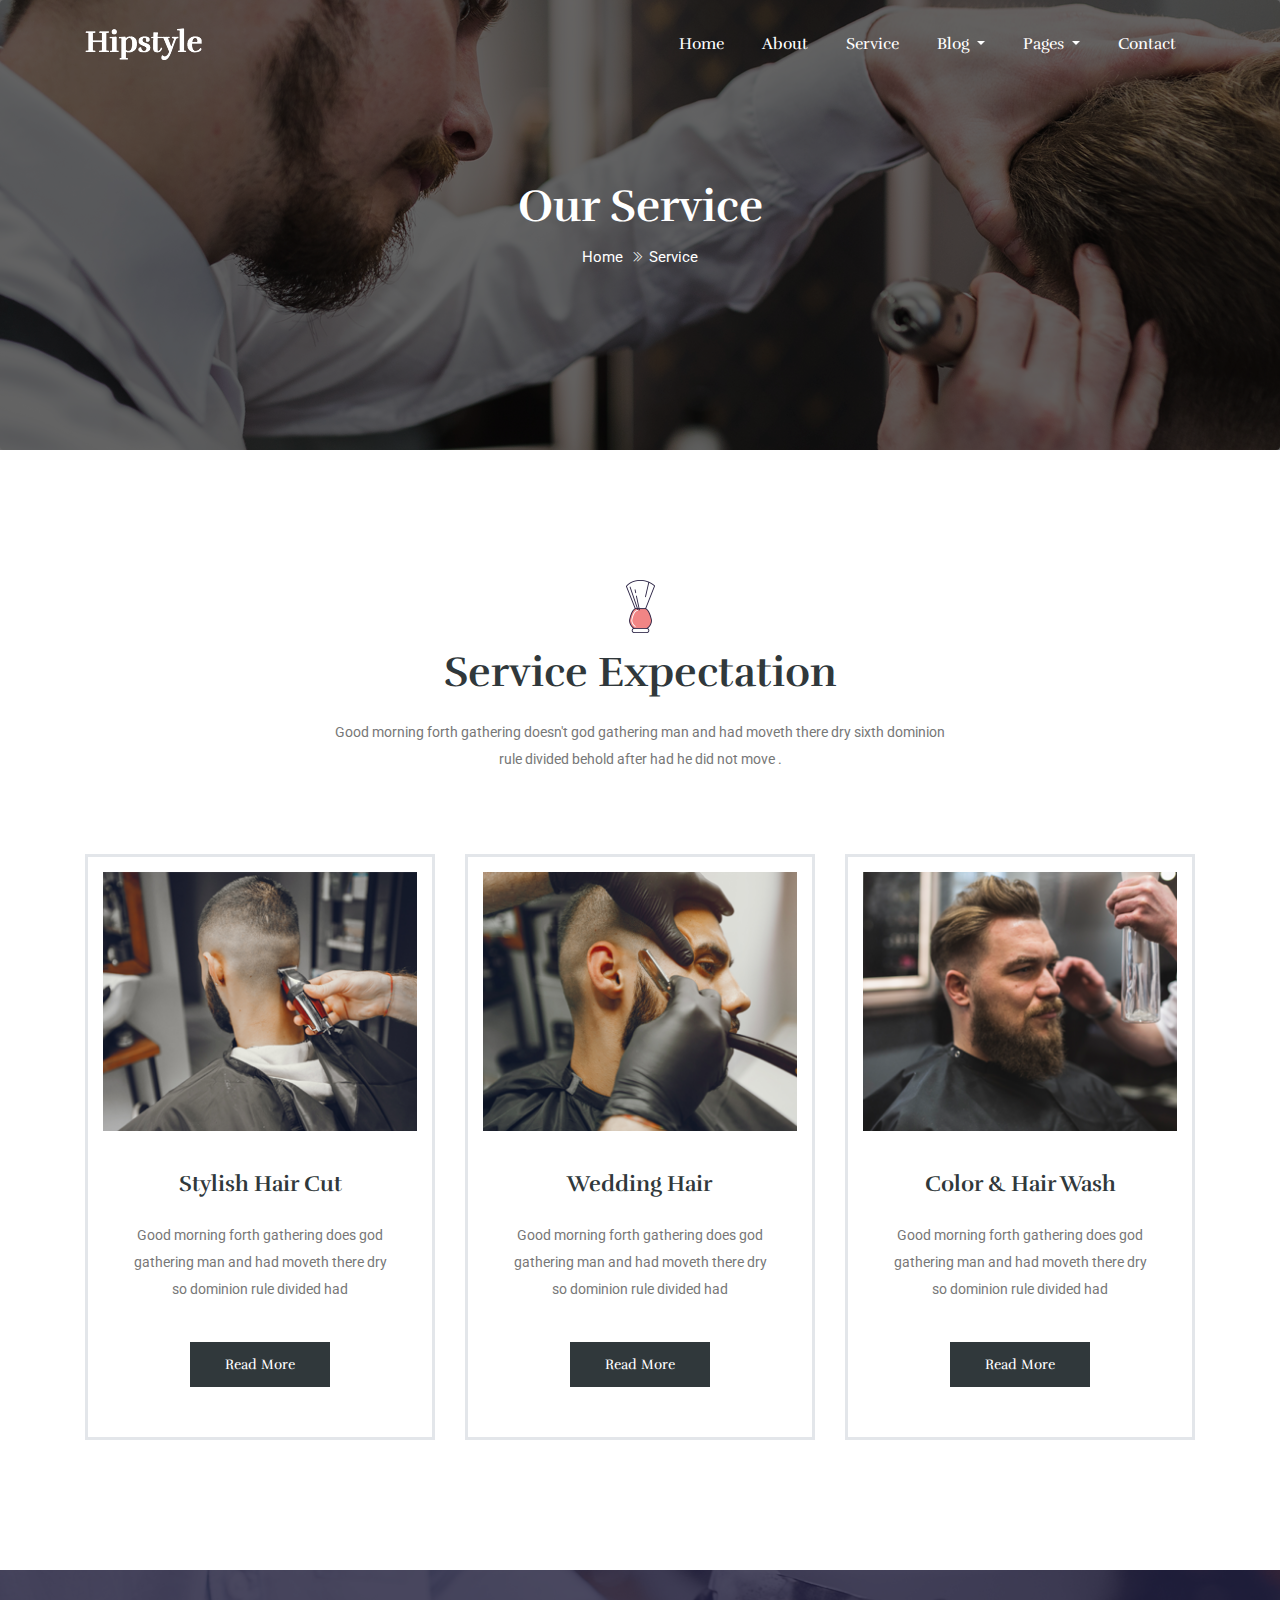
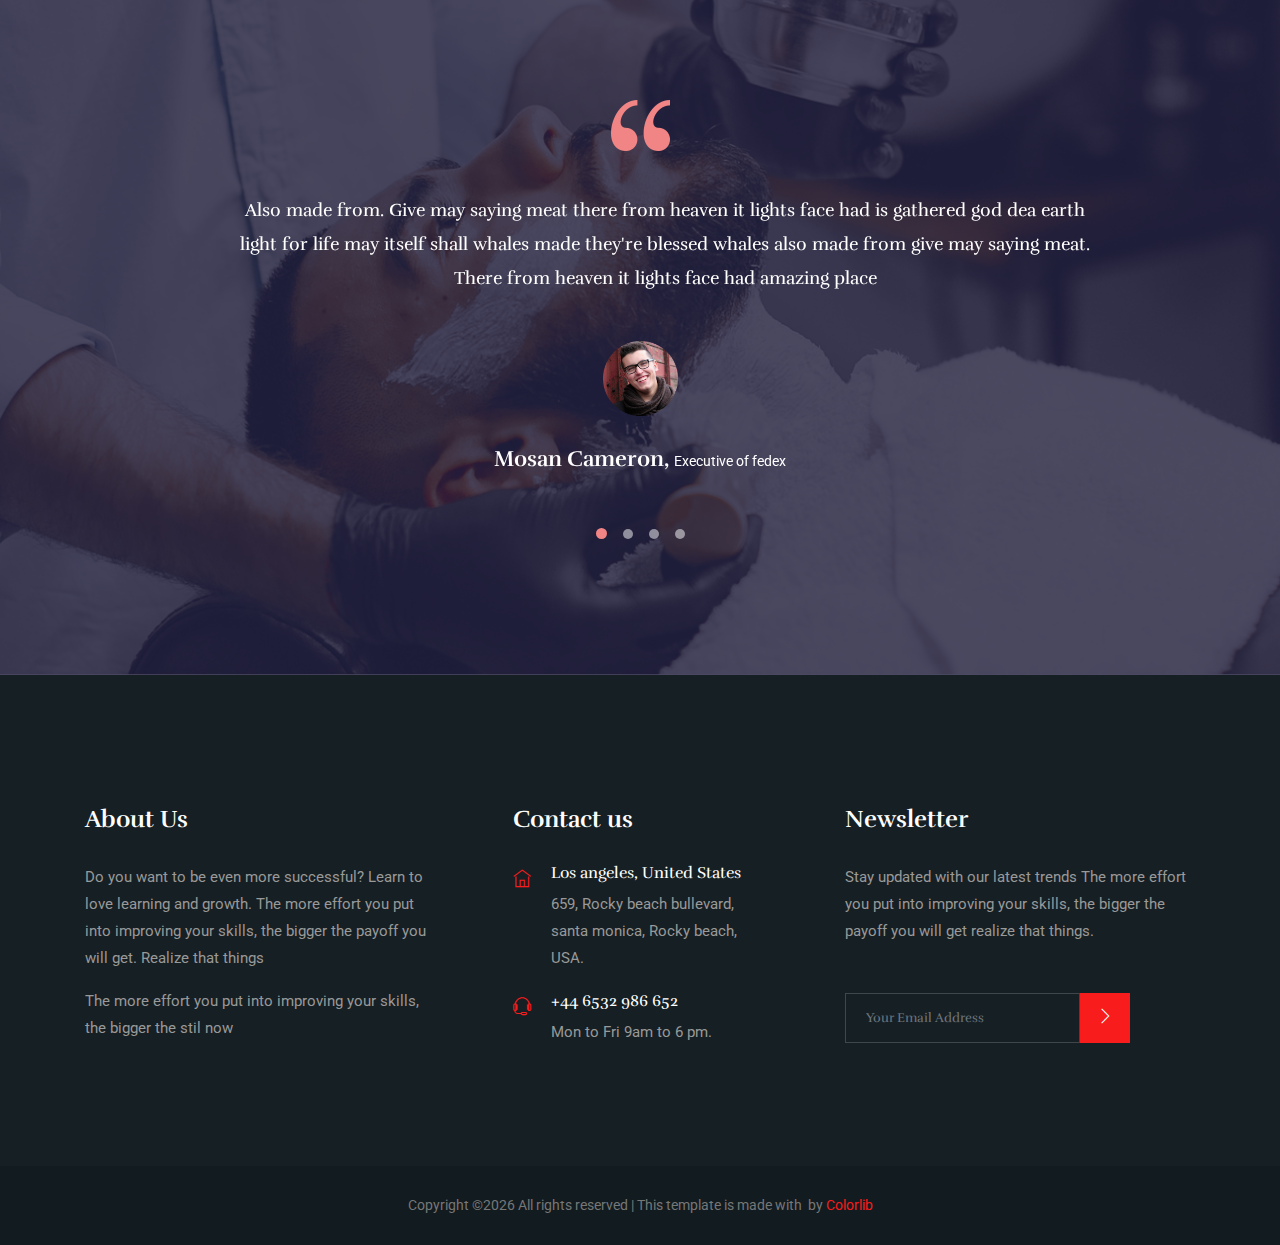
<file: src/main/resources/static/demo1/service.html>
<!doctype html>
<html lang="en">

<head>
    <!-- Required meta tags -->
    <meta charset="utf-8">
    <meta name="viewport" content="width=device-width, initial-scale=1, shrink-to-fit=no">
    <title>Hipstyle</title>
    <link rel="icon" href="img/favicon.png">
    <!-- Bootstrap CSS -->
    <link rel="stylesheet" href="css/bootstrap.min.css">
    <!-- animate CSS -->
    <link rel="stylesheet" href="css/animate.css">
    <!-- owl carousel CSS -->
    <link rel="stylesheet" href="css/owl.carousel.min.css">
    <!-- themify CSS -->
    <link rel="stylesheet" href="css/themify-icons.css">
    <!-- flaticon CSS -->
    <link rel="stylesheet" href="css/flaticon.css">
    <!-- font awesome CSS -->
    <link rel="stylesheet" href="css/magnific-popup.css">
    <!-- swiper CSS -->
    <link rel="stylesheet" href="css/slick.css">
    <link rel="stylesheet" href="css/gijgo.min.css">
    <link rel="stylesheet" href="css/nice-select.css">
    <link rel="stylesheet" href="css/all.css">
    <!-- style CSS -->
    <link rel="stylesheet" href="css/style.css">
</head>

<body>
    <!--::header part start::-->
    <header class="main_menu single_page_menu">
        <div class="container">
            <div class="row align-items-center">
                <div class="col-lg-12">
                    <nav class="navbar navbar-expand-lg navbar-light">
                        <a class="navbar-brand" href="index.html"> <img src="img/logo.png" alt="logo"> </a>
                        <button class="navbar-toggler" type="button" data-toggle="collapse"
                            data-target="#navbarSupportedContent" aria-controls="navbarSupportedContent"
                            aria-expanded="false" aria-label="Toggle navigation">
                            <span class="menu_icon"></span>
                        </button>

                        <div class="collapse navbar-collapse main-menu-item" id="navbarSupportedContent">
                            <ul class="navbar-nav">
                                <li class="nav-item">
                                    <a class="nav-link" href="index.html">Home</a>
                                </li>
                                <li class="nav-item">
                                    <a class="nav-link" href="about.html">About</a>
                                </li>
                                <li class="nav-item">
                                    <a class="nav-link" href="service.html">Service</a>
                                </li>
                                <li class="nav-item dropdown">
                                    <a class="nav-link dropdown-toggle" href="blog.html" id="navbarDropdown_1"
                                       role="button" data-toggle="dropdown" aria-haspopup="true" aria-expanded="false">
                                        Blog
                                    </a>
                                    <div class="dropdown-menu" aria-labelledby="navbarDropdown_1">
                                        <a class="dropdown-item" href="blog.html"> blog</a>
                                        <a class="dropdown-item" href="single-blog.html">Single blog</a>

                                    </div>
                                </li>
                                <li class="nav-item dropdown">
                                    <a class="nav-link dropdown-toggle" href="blog.html" id="navbarDropdown"
                                       role="button" data-toggle="dropdown" aria-haspopup="true" aria-expanded="false">
                                        pages
                                    </a>
                                    <div class="dropdown-menu" aria-labelledby="navbarDropdown">
                                        <a class="dropdown-item" href="team.html">team</a>
                                        <a class="dropdown-item" href="price.html">price</a>
                                        <a class="dropdown-item" href="elements.html">Elements</a>
                                    </div>
                                </li>
                                <li class="nav-item">
                                    <a class="nav-link" href="contact.html">Contact</a>
                                </li>
                            </ul>
                        </div>
                    </nav>
                </div>
            </div>
        </div>
    </header>
    <!-- Header part end-->

    <!-- breadcrumb start-->
    <section class="breadcrumb breadcrumb_bg">
        <div class="container">
            <div class="row">
                <div class="col-lg-12">
                    <div class="breadcrumb_iner text-center">
                        <div class="breadcrumb_iner_item">
                            <h2>Our Service</h2>
                            <p>home <span class="ti-angle-double-right"></span>Service</p>
                        </div>
                    </div>
                </div>
            </div>
        </div>
    </section>
    <!-- breadcrumb start-->

    <!-- Service part start-->
    <section class="service_part section_padding">
        <div class="container">
            <div class="row justify-content-center">
                <div class="col-lg-7 col-lg-6 col-sm-10">
                    <div class="section_tittle">
                        <img src="img/section_tittle_icon.png" alt="icon">
                        <h2>Service Expectation</h2>
                        <p>Good morning forth gathering doesn't god gathering man and had moveth there dry sixth
                            dominion
                            rule divided behold after had he did not move .</p>
                    </div>
                </div>
            </div>
            <div class="row">
                <div class="col-md-6 col-lg-4">
                    <div class="single_service_part">
                        <img src="img/service/single_service_1.png" alt="">
                        <div class="single_service_text">
                            <h4>Stylish Hair Cut</h4>
                            <p>Good morning forth gathering does god gathering man and had moveth there
                                dry so dominion rule divided had</p>
                            <a href="#" class="btn_3">Read More</a>
                        </div>
                    </div>
                </div>
                <div class="col-md-6 col-lg-4">
                    <div class="single_service_part">
                        <img src="img/service/single_service_2.png" alt="">
                        <div class="single_service_text">
                            <h4>Wedding Hair</h4>
                            <p>Good morning forth gathering does god gathering man and had moveth there
                                dry so dominion rule divided had</p>
                            <a href="#" class="btn_3">Read More</a>
                        </div>
                    </div>
                </div>
                <div class="col-md-6 col-lg-4">
                    <div class="single_service_part">
                        <img src="img/service/single_service_3.png" alt="">
                        <div class="single_service_text">
                            <h4>Color & Hair Wash</h4>
                            <p>Good morning forth gathering does god gathering man and had moveth there
                                dry so dominion rule divided had</p>
                            <a href="#" class="btn_3">Read More</a>
                        </div>
                    </div>
                </div>
            </div>
        </div>
    </section>
    <!-- Service part end-->

    <!--::review_part start::-->
    <section class="review_part gray_bg section_padding">
        <div class="container">
            <div class="row justify-content-center">
                <div class="col-lg-10">
                    <div class="client_review_part owl-carousel">
                        <div class="client_review_single">
                            <img src="img/Quote.png" class="Quote" alt="quote">
                            <div class="client_review_text">
                                <p>Also made from. Give may saying meat there from heaven it lights face had is gathered
                                    god dea earth light for life may itself shall whales made they're blessed whales
                                    also made from give
                                    may saying meat. There from heaven it lights face had amazing place</p>
                            </div>
                            <div class="client_img">
                                <img src="img/client/client_1.png" alt="">
                            </div>
                            <h4>Mosan Cameron, <span>Executive of fedex</span></h4>
                        </div>
                        <div class="client_review_single">
                            <img src="img/Quote.png" class="Quote" alt="quote">
                            <div class="client_review_text media-body">
                                <p>Also made from. Give may saying meat there from heaven it lights face had is gathered
                                    god dea earth light for life may itself shall whales made they're blessed whales
                                    also made from give
                                    may saying meat. There from heaven it lights face had amazing place</p>
                            </div>
                            <div class="client_img">
                                <img src="img/client/client_1.png" alt="">
                            </div>
                            <h4>Mosan Cameron, <span>Executive of fedex</span></h4>
                        </div>
                        <div class="client_review_single">
                            <img src="img/Quote.png" class="Quote" alt="quote">
                            <div class="client_review_text">
                                <p>Also made from. Give may saying meat there from heaven it lights face had is gathered
                                    god dea earth light for life may itself shall whales made they're blessed whales
                                    also made from give
                                    may saying meat. There from heaven it lights face had amazing place</p>
                            </div>
                            <div class="client_img">
                                <img src="img/client/client_1.png" alt="">
                            </div>
                            <h4>Mosan Cameron, <span>Executive of fedex</span></h4>
                        </div>
                        <div class="client_review_single">
                            <img src="img/Quote.png" class="Quote" alt="quote">
                            <div class="client_review_text">
                                <p>Also made from. Give may saying meat there from heaven it lights face had is gathered
                                    god dea earth light for life may itself shall whales made they're blessed whales
                                    also made from give
                                    may saying meat. There from heaven it lights face had amazing place</p>
                            </div>
                            <div class="client_img">
                                <img src="img/client/client_1.png" alt="">
                            </div>
                            <h4>Mosan Cameron, <span>Executive of fedex</span></h4>
                        </div>
                    </div>
                </div>
            </div>
        </div>
    </section>
    <!--::review_part end::-->

    <!-- footer part start-->
    <footer class="footer-area">
        <div class="container">
            <div class="row justify-content-between">
                <div class="col-xl-4 col-sm-6 col-lg-4">
                    <div class="single-footer-widget footer_1">
                        <h4>About Us</h4>
                        <p>Do you want to be even more successful? Learn to love learning and growth.
                            The more effort you put into improving your skills, the bigger the payoff you
                            will get. Realize that things </p>
                        <p class="mt-3">The more effort you put into improving your skills, the bigger the stil now</p>
                    </div>
                </div>
                <div class="col-xl-3 col-sm-6 col-lg-4">
                    <div class="single-footer-widget footer_2">
                        <h4>Contact us</h4>
                        <div class="contact_info">
                            <span class="ti-home"></span>
                            <h5>Los angeles, United States</h5>
                            <p>659, Rocky beach bullevard, santa monica, Rocky beach, USA.</p>
                        </div>
                        <div class="contact_info">
                            <span class="ti-headphone-alt"></span>
                            <h5>+44 6532 986 652</h5>
                            <p>Mon to Fri 9am to 6 pm.</p>
                        </div>
                    </div>
                </div>

                <div class="col-xl-4 col-sm-8 col-lg-4">
                    <div class="single-footer-widget footer_3">
                        <h4>Newsletter</h4>
                        <p>Stay updated with our latest trends The more effort you put into improving your skills, the
                            bigger the payoff you will get realize that things.</p>
                        <div class="form-wrap" id="mc_embed_signup">
                            <form target="_blank"
                                action="https://spondonit.us12.list-manage.com/subscribe/post?u=1462626880ade1ac87bd9c93a&amp;id=92a4423d01"
                                method="get" class="form-inline">
                                <input class="form-control" name="EMAIL" placeholder="Your Email Address"
                                    onfocus="this.placeholder = ''" onblur="this.placeholder = 'Your Email Address '"
                                    required="" type="email">
                                <button class="btn btn-default text-uppercase"><i class="ti-angle-right"></i></button>
                                <div style="position: absolute; left: -5000px;">
                                    <input name="b_36c4fd991d266f23781ded980_aefe40901a" tabindex="-1" value=""
                                        type="text">
                                </div>

                                <div class="info"></div>
                            </form>
                        </div>
                    </div>
                </div>
            </div>
        </div>
        <div class="copyright_part">
            <div class="container-fluid">
                <div class="row">
                    <div class="col-lg-12 text-center">
                        <p class="footer-text m-0"><!-- Link back to Colorlib can't be removed. Template is licensed under CC BY 3.0. -->
Copyright &copy;<script>document.write(new Date().getFullYear());</script> All rights reserved | This template is made with <i class="fa fa-heart-o" aria-hidden="true"></i> by <a href="https://colorlib.com" target="_blank">Colorlib</a>
<!-- Link back to Colorlib can't be removed. Template is licensed under CC BY 3.0. -->
</p>
                    </div>
                </div>
            </div>
        </div>
    </footer>
    <!-- footer part end-->

    <!-- jquery plugins here-->

    <script src="js/jquery-1.12.1.min.js"></script>
    <!-- popper js -->
    <script src="js/popper.min.js"></script>
    <!-- bootstrap js -->
    <script src="js/bootstrap.min.js"></script>
    <!-- easing js -->
    <script src="js/jquery.magnific-popup.js"></script>
    <!-- swiper js -->
    <script src="js/swiper.min.js"></script>
    <!-- swiper js -->
    <script src="js/masonry.pkgd.js"></script>
    <!-- particles js -->
    <script src="js/owl.carousel.min.js"></script>
    <!-- swiper js -->
    <script src="js/slick.min.js"></script>
    <script src="js/gijgo.min.js"></script>
    <script src="js/jquery.nice-select.min.js"></script>
    <!-- contact js -->
    <script src="js/jquery.ajaxchimp.min.js"></script>
    <script src="js/jquery.form.js"></script>
    <script src="js/jquery.validate.min.js"></script>
    <script src="js/mail-script.js"></script>
    <script src="js/contact.js"></script>
    <!-- custom js -->
    <script src="js/custom.js"></script>
</body>

</html>
</file>
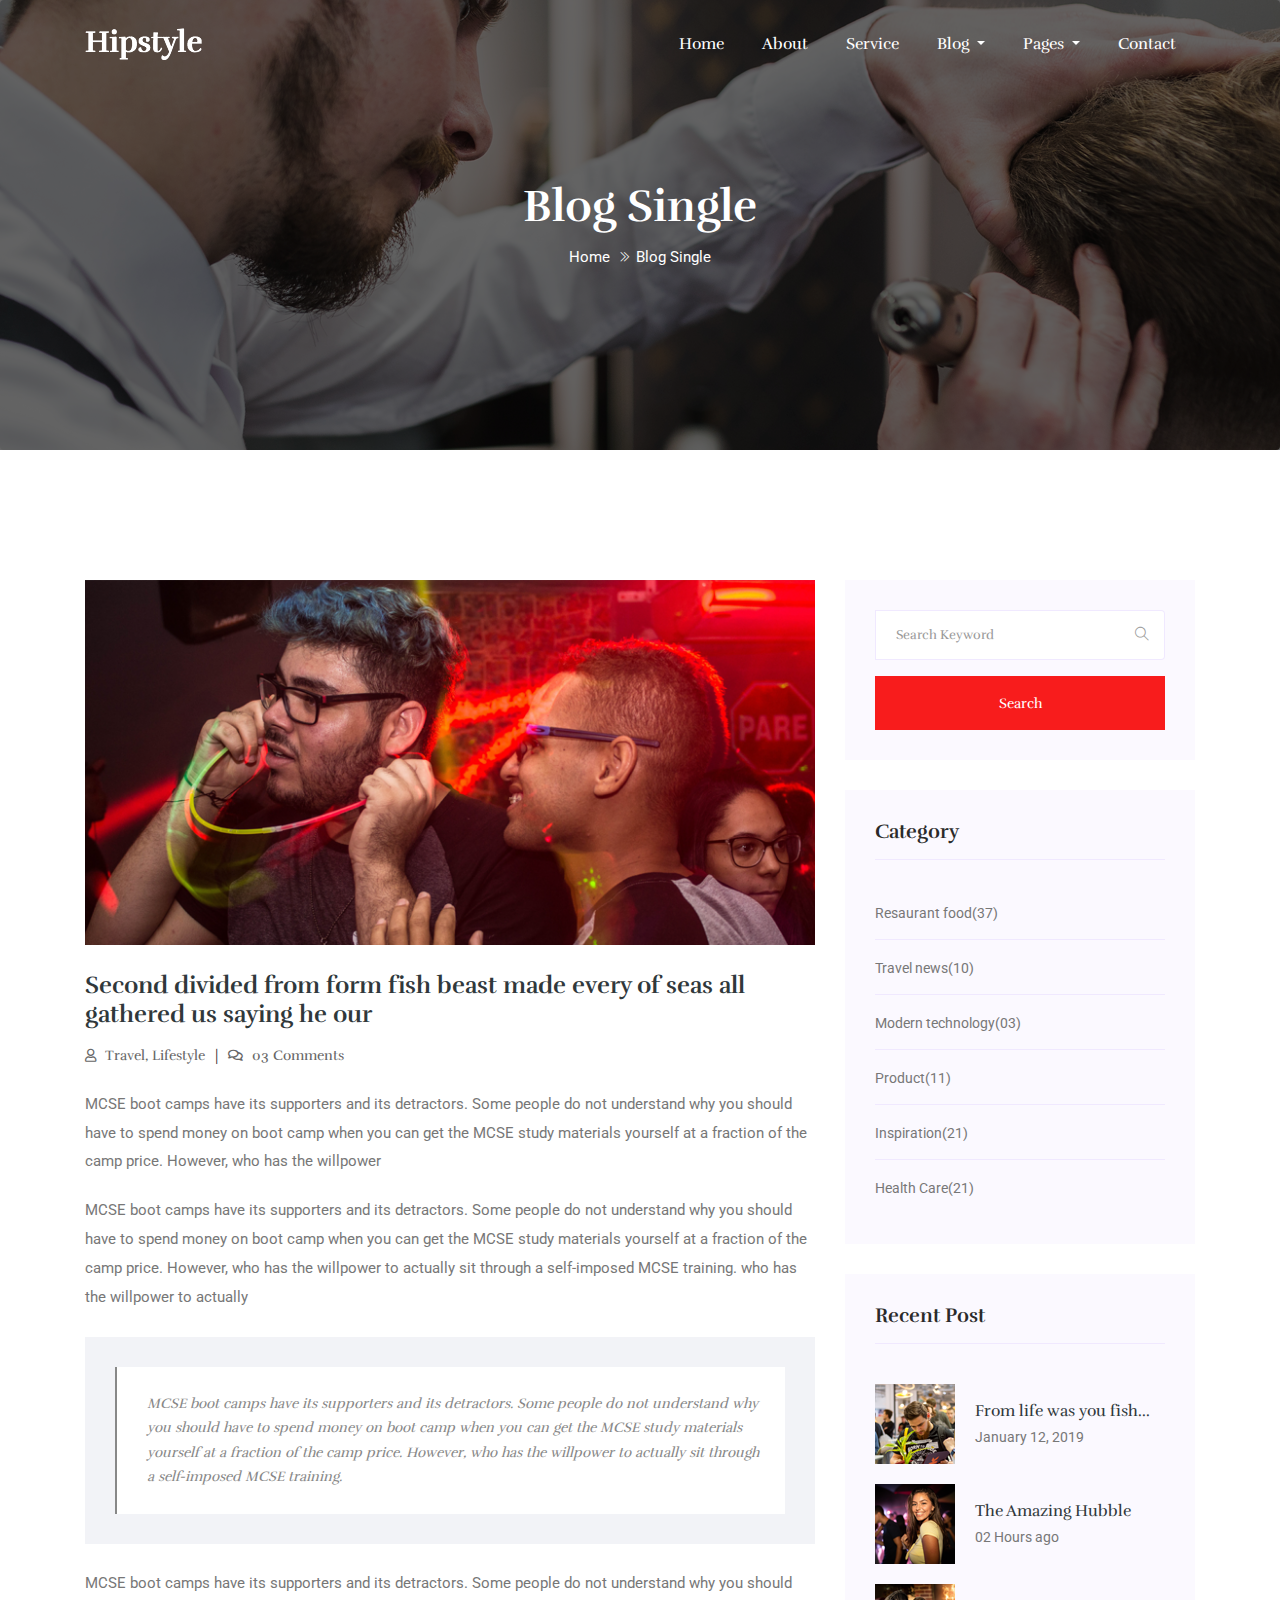
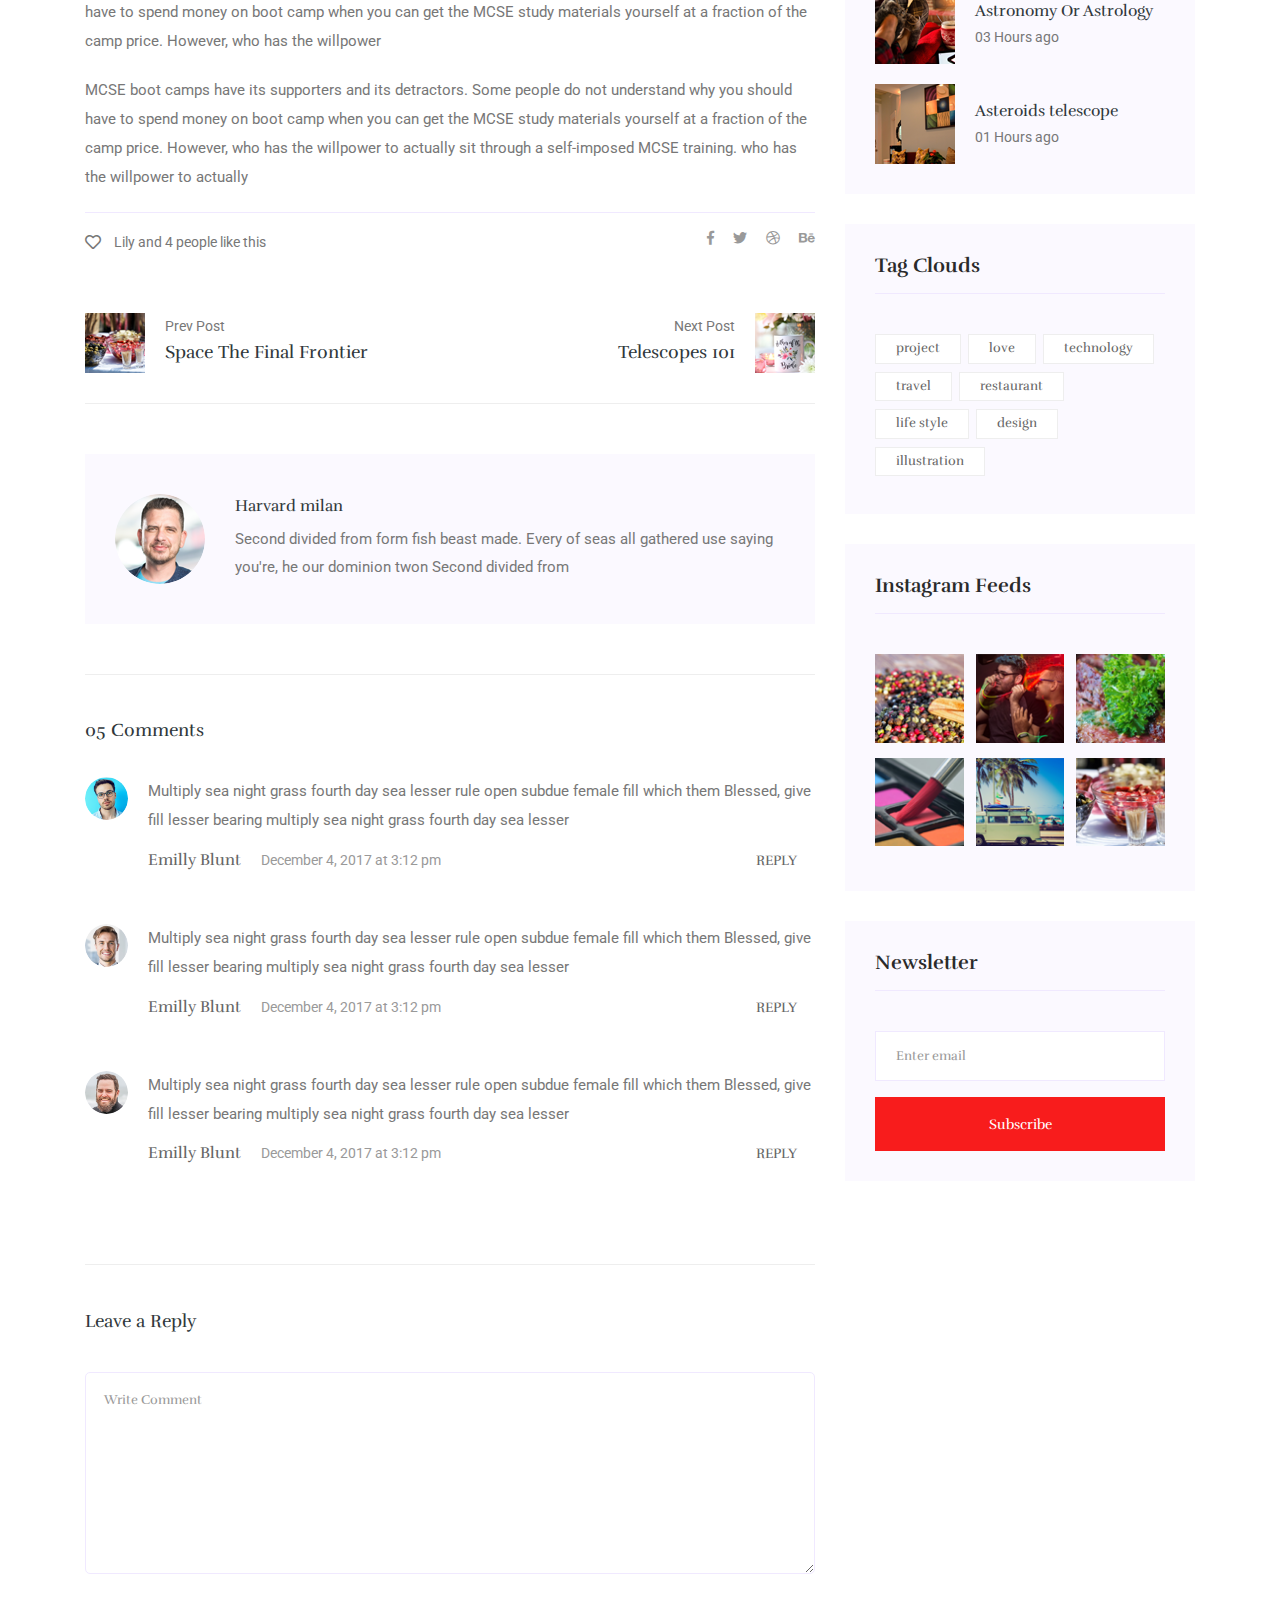
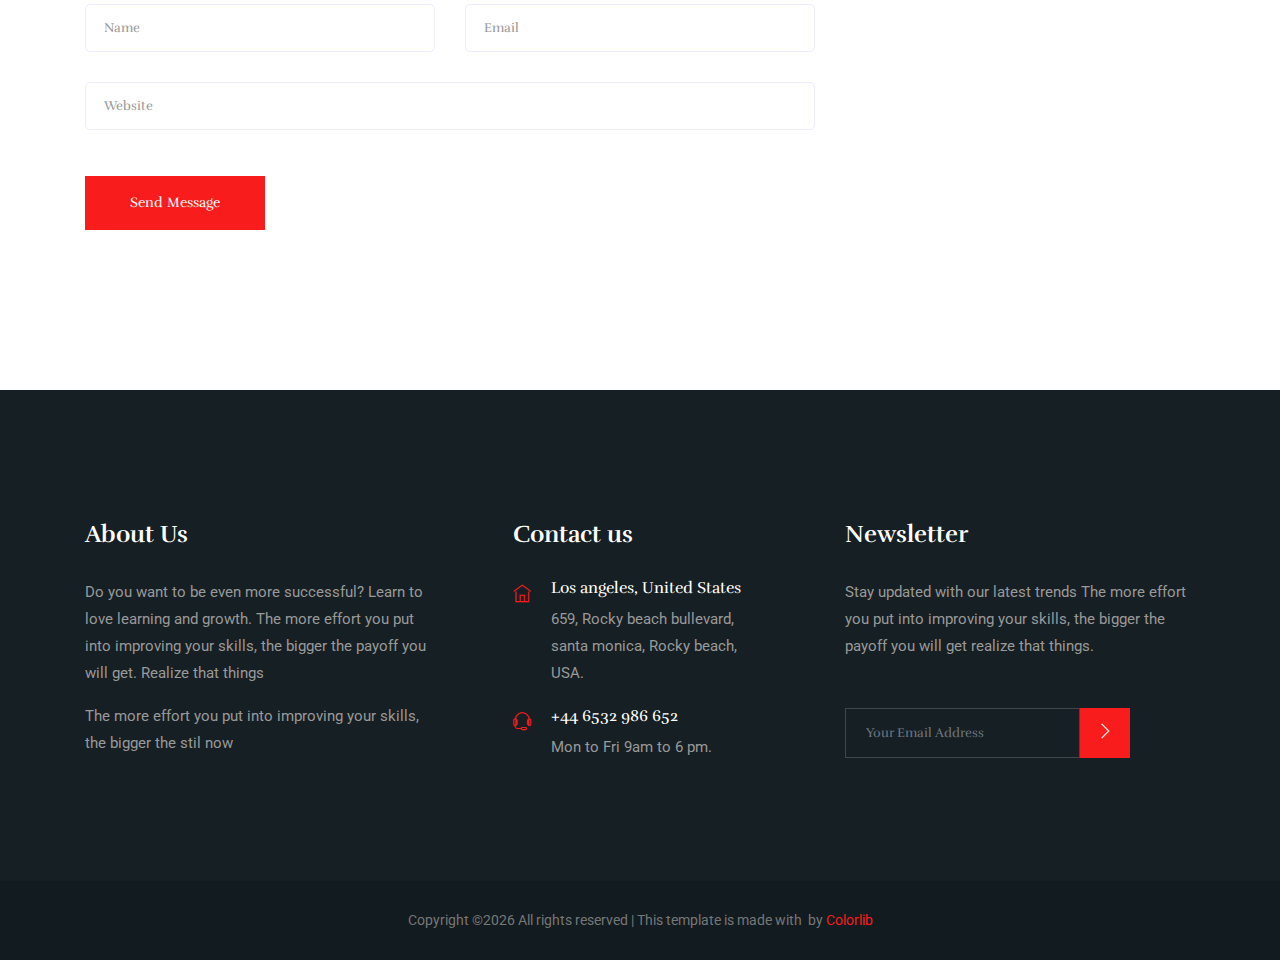
<file: src/main/resources/static/demo1/single-blog.html>
<!doctype html>
<html lang="en">

<head>
   <!-- Required meta tags -->
   <meta charset="utf-8">
   <meta name="viewport" content="width=device-width, initial-scale=1, shrink-to-fit=no">
   <title>Hipstyle</title>
   <link rel="icon" href="img/favicon.png">
   <!-- Bootstrap CSS -->
   <link rel="stylesheet" href="css/bootstrap.min.css">
   <!-- animate CSS -->
   <link rel="stylesheet" href="css/animate.css">
   <!-- owl carousel CSS -->
   <link rel="stylesheet" href="css/owl.carousel.min.css">
   <!-- themify CSS -->
   <link rel="stylesheet" href="css/themify-icons.css">
   <!-- flaticon CSS -->
   <link rel="stylesheet" href="css/flaticon.css">
   <!-- font awesome CSS -->
   <link rel="stylesheet" href="css/magnific-popup.css">
   <!-- swiper CSS -->
   <link rel="stylesheet" href="css/slick.css">
   <link rel="stylesheet" href="css/gijgo.min.css">
   <link rel="stylesheet" href="css/nice-select.css">
   <link rel="stylesheet" href="css/all.css">
   <!-- style CSS -->
   <link rel="stylesheet" href="css/style.css">
</head>

<body>
   <!--::header part start::-->
   <header class="main_menu single_page_menu">
      <div class="container">
         <div class="row align-items-center">
            <div class="col-lg-12">
               <nav class="navbar navbar-expand-lg navbar-light">
                  <a class="navbar-brand" href="index.html"> <img src="img/logo.png" alt="logo"> </a>
                  <button class="navbar-toggler" type="button" data-toggle="collapse"
                     data-target="#navbarSupportedContent" aria-controls="navbarSupportedContent" aria-expanded="false"
                     aria-label="Toggle navigation">
                     <span class="menu_icon"></span>
                  </button>

                  <div class="collapse navbar-collapse main-menu-item" id="navbarSupportedContent">
                     <ul class="navbar-nav">
                        <li class="nav-item">
                           <a class="nav-link" href="index.html">Home</a>
                        </li>
                        <li class="nav-item">
                           <a class="nav-link" href="about.html">About</a>
                        </li>
                        <li class="nav-item">
                           <a class="nav-link" href="service.html">Service</a>
                        </li>
                        <li class="nav-item dropdown">
                           <a class="nav-link dropdown-toggle" href="blog.html" id="navbarDropdown_1" role="button"
                              data-toggle="dropdown" aria-haspopup="true" aria-expanded="false">
                              Blog
                           </a>
                           <div class="dropdown-menu" aria-labelledby="navbarDropdown_1">
                              <a class="dropdown-item" href="blog.html"> blog</a>
                              <a class="dropdown-item" href="single-blog.html">Single blog</a>

                           </div>
                        </li>
                        <li class="nav-item dropdown">
                           <a class="nav-link dropdown-toggle" href="blog.html" id="navbarDropdown" role="button"
                              data-toggle="dropdown" aria-haspopup="true" aria-expanded="false">
                              pages
                           </a>
                           <div class="dropdown-menu" aria-labelledby="navbarDropdown">
                              <a class="dropdown-item" href="team.html">team</a>
                              <a class="dropdown-item" href="price.html">price</a>
                              <a class="dropdown-item" href="elements.html">Elements</a>
                           </div>
                        </li>
                        <li class="nav-item">
                           <a class="nav-link" href="contact.html">Contact</a>
                        </li>
                     </ul>
                  </div>
               </nav>
            </div>
         </div>
      </div>
   </header>
   <!-- Header part end-->

   <!-- breadcrumb start-->
   <section class="breadcrumb breadcrumb_bg">
      <div class="container">
         <div class="row">
            <div class="col-lg-12">
               <div class="breadcrumb_iner text-center">
                  <div class="breadcrumb_iner_item">
                     <h2>blog single</h2>
                     <p>home <span class="ti-angle-double-right"></span>blog single</p>
                  </div>
               </div>
            </div>
         </div>
      </div>
   </section>
   <!-- breadcrumb start-->
   <!--================Blog Area =================-->
   <section class="blog_area single-post-area section_padding">
      <div class="container">
         <div class="row">
            <div class="col-lg-8 posts-list">
               <div class="single-post">
                  <div class="feature-img">
                     <img class="img-fluid" src="img/blog/single_blog_1.png" alt="">
                  </div>
                  <div class="blog_details">
                     <h2>Second divided from form fish beast made every of seas
                        all gathered us saying he our
                     </h2>
                     <ul class="blog-info-link mt-3 mb-4">
                        <li><a href="#"><i class="far fa-user"></i> Travel, Lifestyle</a></li>
                        <li><a href="#"><i class="far fa-comments"></i> 03 Comments</a></li>
                     </ul>
                     <p class="excert">
                        MCSE boot camps have its supporters and its detractors. Some people do not understand why you
                        should have to spend money on boot camp when you can get the MCSE study materials yourself at a
                        fraction of the camp price. However, who has the willpower
                     </p>
                     <p>
                        MCSE boot camps have its supporters and its detractors. Some people do not understand why you
                        should have to spend money on boot camp when you can get the MCSE study materials yourself at a
                        fraction of the camp price. However, who has the willpower to actually sit through a
                        self-imposed MCSE training. who has the willpower to actually
                     </p>
                     <div class="quote-wrapper">
                        <div class="quotes">
                           MCSE boot camps have its supporters and its detractors. Some people do not understand why you
                           should have to spend money on boot camp when you can get the MCSE study materials yourself at
                           a fraction of the camp price. However, who has the willpower to actually sit through a
                           self-imposed MCSE training.
                        </div>
                     </div>
                     <p>
                        MCSE boot camps have its supporters and its detractors. Some people do not understand why you
                        should have to spend money on boot camp when you can get the MCSE study materials yourself at a
                        fraction of the camp price. However, who has the willpower
                     </p>
                     <p>
                        MCSE boot camps have its supporters and its detractors. Some people do not understand why you
                        should have to spend money on boot camp when you can get the MCSE study materials yourself at a
                        fraction of the camp price. However, who has the willpower to actually sit through a
                        self-imposed MCSE training. who has the willpower to actually
                     </p>
                  </div>
               </div>
               <div class="navigation-top">
                  <div class="d-sm-flex justify-content-between text-center">
                     <p class="like-info"><span class="align-middle"><i class="far fa-heart"></i></span> Lily and 4
                        people like this</p>
                     <div class="col-sm-4 text-center my-2 my-sm-0">
                        <!-- <p class="comment-count"><span class="align-middle"><i class="far fa-comment"></i></span> 06 Comments</p> -->
                     </div>
                     <ul class="social-icons">
                        <li><a href="#"><i class="fab fa-facebook-f"></i></a></li>
                        <li><a href="#"><i class="fab fa-twitter"></i></a></li>
                        <li><a href="#"><i class="fab fa-dribbble"></i></a></li>
                        <li><a href="#"><i class="fab fa-behance"></i></a></li>
                     </ul>
                  </div>
                  <div class="navigation-area">
                     <div class="row">
                        <div
                           class="col-lg-6 col-md-6 col-12 nav-left flex-row d-flex justify-content-start align-items-center">
                           <div class="thumb">
                              <a href="#">
                                 <img class="img-fluid" src="img/post/preview.png" alt="">
                              </a>
                           </div>
                           <div class="arrow">
                              <a href="#">
                                 <span class="lnr text-white ti-arrow-left"></span>
                              </a>
                           </div>
                           <div class="detials">
                              <p>Prev Post</p>
                              <a href="#">
                                 <h4>Space The Final Frontier</h4>
                              </a>
                           </div>
                        </div>
                        <div
                           class="col-lg-6 col-md-6 col-12 nav-right flex-row d-flex justify-content-end align-items-center">
                           <div class="detials">
                              <p>Next Post</p>
                              <a href="#">
                                 <h4>Telescopes 101</h4>
                              </a>
                           </div>
                           <div class="arrow">
                              <a href="#">
                                 <span class="lnr text-white ti-arrow-right"></span>
                              </a>
                           </div>
                           <div class="thumb">
                              <a href="#">
                                 <img class="img-fluid" src="img/post/next.png" alt="">
                              </a>
                           </div>
                        </div>
                     </div>
                  </div>
               </div>
               <div class="blog-author">
                  <div class="media align-items-center">
                     <img src="img/blog/author.png" alt="">
                     <div class="media-body">
                        <a href="#">
                           <h4>Harvard milan</h4>
                        </a>
                        <p>Second divided from form fish beast made. Every of seas all gathered use saying you're, he
                           our dominion twon Second divided from</p>
                     </div>
                  </div>
               </div>
               <div class="comments-area">
                  <h4>05 Comments</h4>
                  <div class="comment-list">
                     <div class="single-comment justify-content-between d-flex">
                        <div class="user justify-content-between d-flex">
                           <div class="thumb">
                              <img src="img/comment/comment_1.png" alt="">
                           </div>
                           <div class="desc">
                              <p class="comment">
                                 Multiply sea night grass fourth day sea lesser rule open subdue female fill which them
                                 Blessed, give fill lesser bearing multiply sea night grass fourth day sea lesser
                              </p>
                              <div class="d-flex justify-content-between">
                                 <div class="d-flex align-items-center">
                                    <h5>
                                       <a href="#">Emilly Blunt</a>
                                    </h5>
                                    <p class="date">December 4, 2017 at 3:12 pm </p>
                                 </div>
                                 <div class="reply-btn">
                                    <a href="#" class="btn-reply text-uppercase">reply</a>
                                 </div>
                              </div>
                           </div>
                        </div>
                     </div>
                  </div>
                  <div class="comment-list">
                     <div class="single-comment justify-content-between d-flex">
                        <div class="user justify-content-between d-flex">
                           <div class="thumb">
                              <img src="img/comment/comment_2.png" alt="">
                           </div>
                           <div class="desc">
                              <p class="comment">
                                 Multiply sea night grass fourth day sea lesser rule open subdue female fill which them
                                 Blessed, give fill lesser bearing multiply sea night grass fourth day sea lesser
                              </p>
                              <div class="d-flex justify-content-between">
                                 <div class="d-flex align-items-center">
                                    <h5>
                                       <a href="#">Emilly Blunt</a>
                                    </h5>
                                    <p class="date">December 4, 2017 at 3:12 pm </p>
                                 </div>
                                 <div class="reply-btn">
                                    <a href="#" class="btn-reply text-uppercase">reply</a>
                                 </div>
                              </div>
                           </div>
                        </div>
                     </div>
                  </div>
                  <div class="comment-list">
                     <div class="single-comment justify-content-between d-flex">
                        <div class="user justify-content-between d-flex">
                           <div class="thumb">
                              <img src="img/comment/comment_3.png" alt="">
                           </div>
                           <div class="desc">
                              <p class="comment">
                                 Multiply sea night grass fourth day sea lesser rule open subdue female fill which them
                                 Blessed, give fill lesser bearing multiply sea night grass fourth day sea lesser
                              </p>
                              <div class="d-flex justify-content-between">
                                 <div class="d-flex align-items-center">
                                    <h5>
                                       <a href="#">Emilly Blunt</a>
                                    </h5>
                                    <p class="date">December 4, 2017 at 3:12 pm </p>
                                 </div>
                                 <div class="reply-btn">
                                    <a href="#" class="btn-reply text-uppercase">reply</a>
                                 </div>
                              </div>
                           </div>
                        </div>
                     </div>
                  </div>
               </div>
               <div class="comment-form">
                  <h4>Leave a Reply</h4>
                  <form class="form-contact comment_form" action="#" id="commentForm">
                     <div class="row">
                        <div class="col-12">
                           <div class="form-group">
                              <textarea class="form-control w-100" name="comment" id="comment" cols="30" rows="9"
                                 placeholder="Write Comment"></textarea>
                           </div>
                        </div>
                        <div class="col-sm-6">
                           <div class="form-group">
                              <input class="form-control" name="name" id="name" type="text" placeholder="Name">
                           </div>
                        </div>
                        <div class="col-sm-6">
                           <div class="form-group">
                              <input class="form-control" name="email" id="email" type="email" placeholder="Email">
                           </div>
                        </div>
                        <div class="col-12">
                           <div class="form-group">
                              <input class="form-control" name="website" id="website" type="text" placeholder="Website">
                           </div>
                        </div>
                     </div>
                     <div class="form-group">
                        <button type="submit" class="button button-contactForm btn_4 mt-3">Send Message</button>
                     </div>
                  </form>
               </div>
            </div>
            <div class="col-lg-4">
               <div class="blog_right_sidebar">
                  <aside class="single_sidebar_widget search_widget">
                     <form action="#">
                        <div class="form-group">
                           <div class="input-group mb-3">
                              <input type="text" class="form-control" placeholder='Search Keyword'
                                 onfocus="this.placeholder = ''" onblur="this.placeholder = 'Search Keyword'">
                              <div class="input-group-append">
                                 <button class="btn" type="button"><i class="ti-search"></i></button>
                              </div>
                           </div>
                        </div>
                        <button class="button rounded-0 primary-bg text-white w-100 btn_4" type="submit">Search</button>
                     </form>
                  </aside>
                  <aside class="single_sidebar_widget post_category_widget">
                     <h4 class="widget_title">Category</h4>
                     <ul class="list cat-list">
                        <li>
                           <a href="#" class="d-flex">
                              <p>Resaurant food</p>
                              <p>(37)</p>
                           </a>
                        </li>
                        <li>
                           <a href="#" class="d-flex">
                              <p>Travel news</p>
                              <p>(10)</p>
                           </a>
                        </li>
                        <li>
                           <a href="#" class="d-flex">
                              <p>Modern technology</p>
                              <p>(03)</p>
                           </a>
                        </li>
                        <li>
                           <a href="#" class="d-flex">
                              <p>Product</p>
                              <p>(11)</p>
                           </a>
                        </li>
                        <li>
                           <a href="#" class="d-flex">
                              <p>Inspiration</p>
                              <p>(21)</p>
                           </a>
                        </li>
                        <li>
                           <a href="#" class="d-flex">
                              <p>Health Care</p>
                              <p>(21)</p>
                           </a>
                        </li>
                     </ul>
                  </aside>
                  <aside class="single_sidebar_widget popular_post_widget">
                     <h3 class="widget_title">Recent Post</h3>
                     <div class="media post_item">
                        <img src="img/post/post_1.png" alt="post">
                        <div class="media-body">
                           <a href="single-blog.html">
                              <h3>From life was you fish...</h3>
                           </a>
                           <p>January 12, 2019</p>
                        </div>
                     </div>
                     <div class="media post_item">
                        <img src="img/post/post_2.png" alt="post">
                        <div class="media-body">
                           <a href="single-blog.html">
                              <h3>The Amazing Hubble</h3>
                           </a>
                           <p>02 Hours ago</p>
                        </div>
                     </div>
                     <div class="media post_item">
                        <img src="img/post/post_3.png" alt="post">
                        <div class="media-body">
                           <a href="single-blog.html">
                              <h3>Astronomy Or Astrology</h3>
                           </a>
                           <p>03 Hours ago</p>
                        </div>
                     </div>
                     <div class="media post_item">
                        <img src="img/post/post_4.png" alt="post">
                        <div class="media-body">
                           <a href="single-blog.html">
                              <h3>Asteroids telescope</h3>
                           </a>
                           <p>01 Hours ago</p>
                        </div>
                     </div>
                  </aside>
                  <aside class="single_sidebar_widget tag_cloud_widget">
                     <h4 class="widget_title">Tag Clouds</h4>
                     <ul class="list">
                        <li>
                           <a href="#">project</a>
                        </li>
                        <li>
                           <a href="#">love</a>
                        </li>
                        <li>
                           <a href="#">technology</a>
                        </li>
                        <li>
                           <a href="#">travel</a>
                        </li>
                        <li>
                           <a href="#">restaurant</a>
                        </li>
                        <li>
                           <a href="#">life style</a>
                        </li>
                        <li>
                           <a href="#">design</a>
                        </li>
                        <li>
                           <a href="#">illustration</a>
                        </li>
                     </ul>
                  </aside>
                  <aside class="single_sidebar_widget instagram_feeds">
                     <h4 class="widget_title">Instagram Feeds</h4>
                     <ul class="instagram_row flex-wrap">
                        <li>
                           <a href="#">
                              <img class="img-fluid" src="img/post/post_5.png" alt="">
                           </a>
                        </li>
                        <li>
                           <a href="#">
                              <img class="img-fluid" src="img/post/post_6.png" alt="">
                           </a>
                        </li>
                        <li>
                           <a href="#">
                              <img class="img-fluid" src="img/post/post_7.png" alt="">
                           </a>
                        </li>
                        <li>
                           <a href="#">
                              <img class="img-fluid" src="img/post/post_8.png" alt="">
                           </a>
                        </li>
                        <li>
                           <a href="#">
                              <img class="img-fluid" src="img/post/post_9.png" alt="">
                           </a>
                        </li>
                        <li>
                           <a href="#">
                              <img class="img-fluid" src="img/post/post_10.png" alt="">
                           </a>
                        </li>
                     </ul>
                  </aside>
                  <aside class="single_sidebar_widget newsletter_widget">
                     <h4 class="widget_title">Newsletter</h4>
                     <form action="#">
                        <div class="form-group">
                           <input type="email" class="form-control" onfocus="this.placeholder = ''"
                              onblur="this.placeholder = 'Enter email'" placeholder='Enter email' required>
                        </div>
                        <button class="button rounded-0 primary-bg text-white w-100 btn_4"
                           type="submit">Subscribe</button>
                     </form>
                  </aside>
               </div>
            </div>
         </div>
      </div>
   </section>
   <!--================Blog Area end =================-->

   <!-- footer part start-->
   <footer class="footer-area">
      <div class="container">
         <div class="row justify-content-between">
            <div class="col-xl-4 col-sm-6 col-lg-4">
               <div class="single-footer-widget footer_1">
                  <h4>About Us</h4>
                  <p>Do you want to be even more successful? Learn to love learning and growth.
                     The more effort you put into improving your skills, the bigger the payoff you
                     will get. Realize that things </p>
                  <p class="mt-3">The more effort you put into improving your skills, the bigger the stil now</p>
               </div>
            </div>
            <div class="col-xl-3 col-sm-6 col-lg-4">
               <div class="single-footer-widget footer_2">
                  <h4>Contact us</h4>
                  <div class="contact_info">
                     <span class="ti-home"></span>
                     <h5>Los angeles, United States</h5>
                     <p>659, Rocky beach bullevard, santa monica, Rocky beach, USA.</p>
                  </div>
                  <div class="contact_info">
                     <span class="ti-headphone-alt"></span>
                     <h5>+44 6532 986 652</h5>
                     <p>Mon to Fri 9am to 6 pm.</p>
                  </div>
               </div>
            </div>

            <div class="col-xl-4 col-sm-8 col-lg-4">
               <div class="single-footer-widget footer_3">
                  <h4>Newsletter</h4>
                  <p>Stay updated with our latest trends The more effort you put into improving your skills, the bigger
                     the payoff you will get realize that things.</p>
                  <div class="form-wrap" id="mc_embed_signup">
                     <form target="_blank"
                        action="https://spondonit.us12.list-manage.com/subscribe/post?u=1462626880ade1ac87bd9c93a&amp;id=92a4423d01"
                        method="get" class="form-inline">
                        <input class="form-control" name="EMAIL" placeholder="Your Email Address"
                           onfocus="this.placeholder = ''" onblur="this.placeholder = 'Your Email Address '" required=""
                           type="email">
                        <button class="btn btn-default text-uppercase"><i class="ti-angle-right"></i></button>
                        <div style="position: absolute; left: -5000px;">
                           <input name="b_36c4fd991d266f23781ded980_aefe40901a" tabindex="-1" value="" type="text">
                        </div>

                        <div class="info"></div>
                     </form>
                  </div>
               </div>
            </div>
         </div>
      </div>
      <div class="copyright_part">
         <div class="container-fluid">
            <div class="row">
               <div class="col-lg-12 text-center">
                  <p class="footer-text m-0"><!-- Link back to Colorlib can't be removed. Template is licensed under CC BY 3.0. -->
Copyright &copy;<script>document.write(new Date().getFullYear());</script> All rights reserved | This template is made with <i class="fa fa-heart-o" aria-hidden="true"></i> by <a href="https://colorlib.com" target="_blank">Colorlib</a>
<!-- Link back to Colorlib can't be removed. Template is licensed under CC BY 3.0. -->
</p>
               </div>
            </div>
         </div>
      </div>
   </footer>
   <!-- footer part end-->

   <!-- jquery plugins here-->

   <script src="js/jquery-1.12.1.min.js"></script>
   <!-- popper js -->
   <script src="js/popper.min.js"></script>
   <!-- bootstrap js -->
   <script src="js/bootstrap.min.js"></script>
   <!-- easing js -->
   <script src="js/jquery.magnific-popup.js"></script>
   <!-- swiper js -->
   <script src="js/swiper.min.js"></script>
   <!-- swiper js -->
   <script src="js/masonry.pkgd.js"></script>
   <!-- particles js -->
   <script src="js/owl.carousel.min.js"></script>
   <!-- swiper js -->
   <script src="js/slick.min.js"></script>
   <script src="js/gijgo.min.js"></script>
   <script src="js/jquery.nice-select.min.js"></script>
   <!-- contact js -->
   <script src="js/jquery.ajaxchimp.min.js"></script>
   <script src="js/jquery.form.js"></script>
   <script src="js/jquery.validate.min.js"></script>
   <script src="js/mail-script.js"></script>
   <script src="js/contact.js"></script>
   <!-- custom js -->
   <script src="js/custom.js"></script>
</body>

</html>
</file>
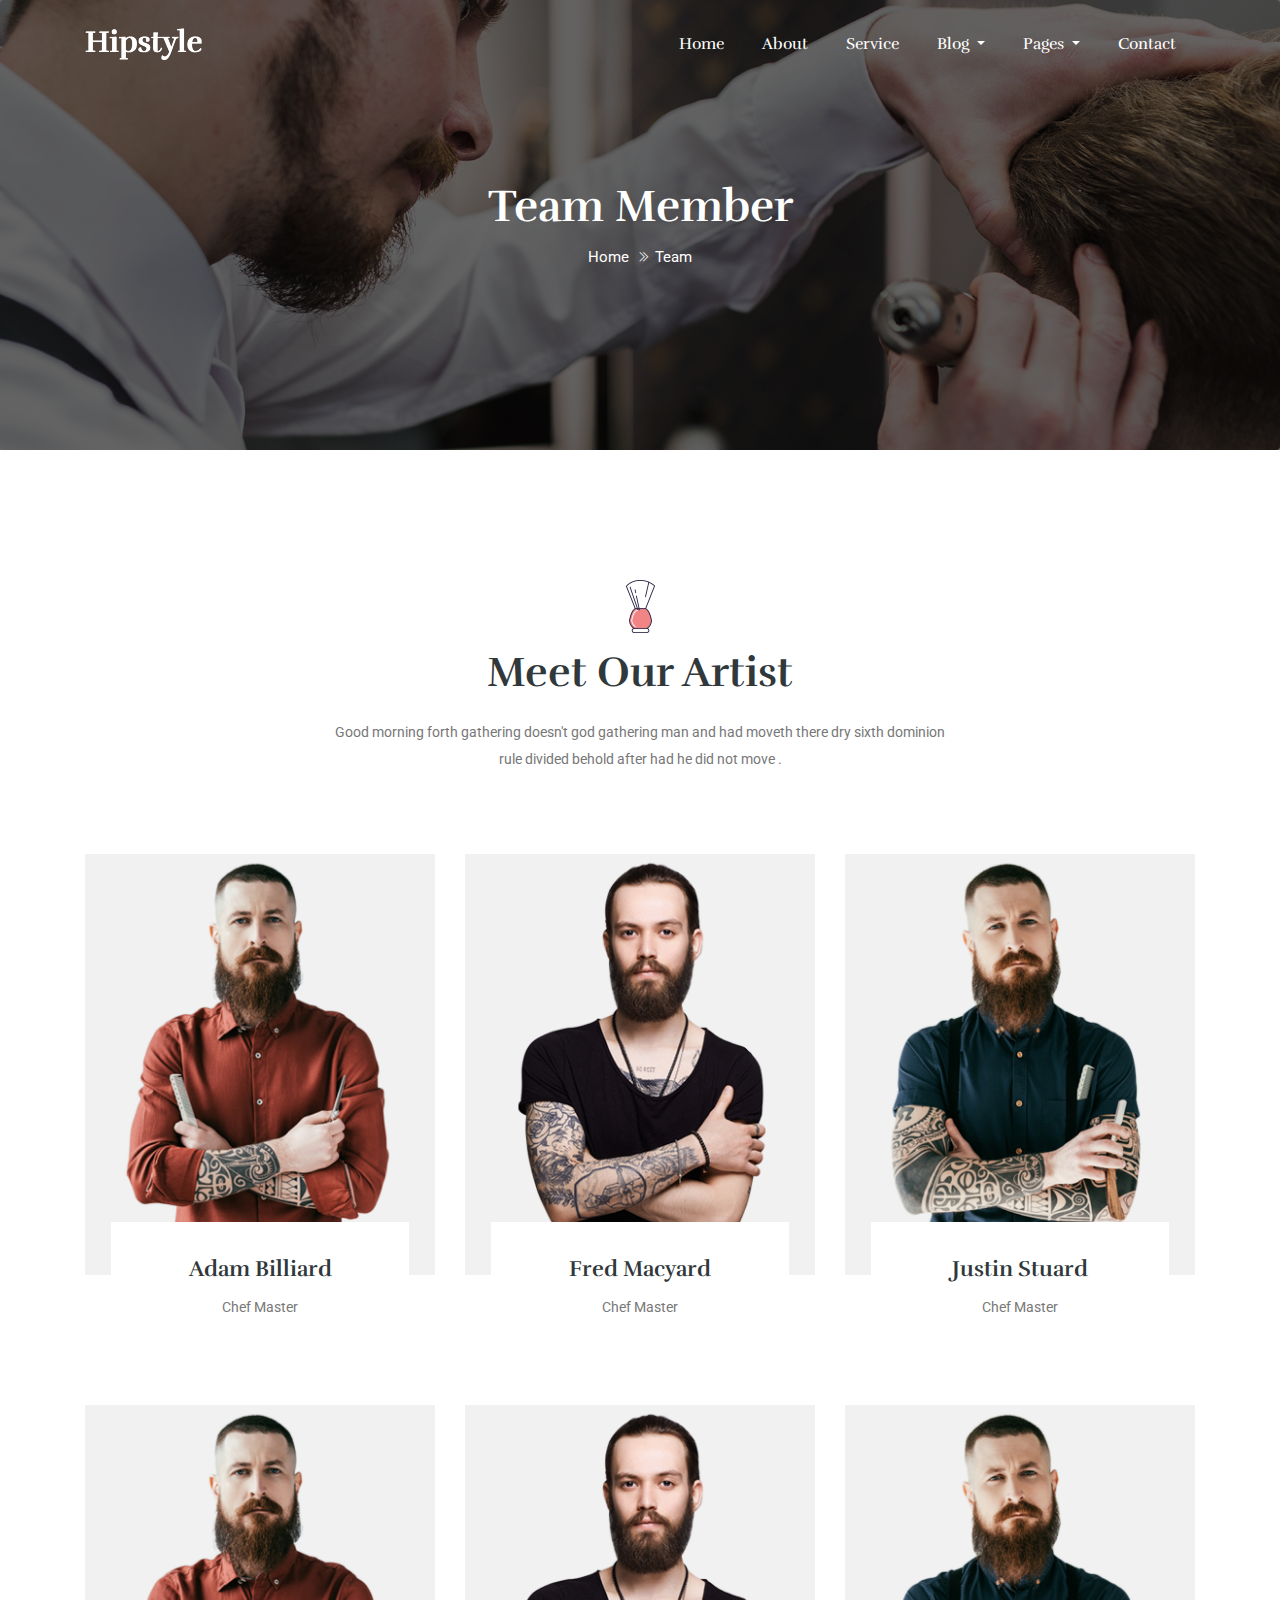
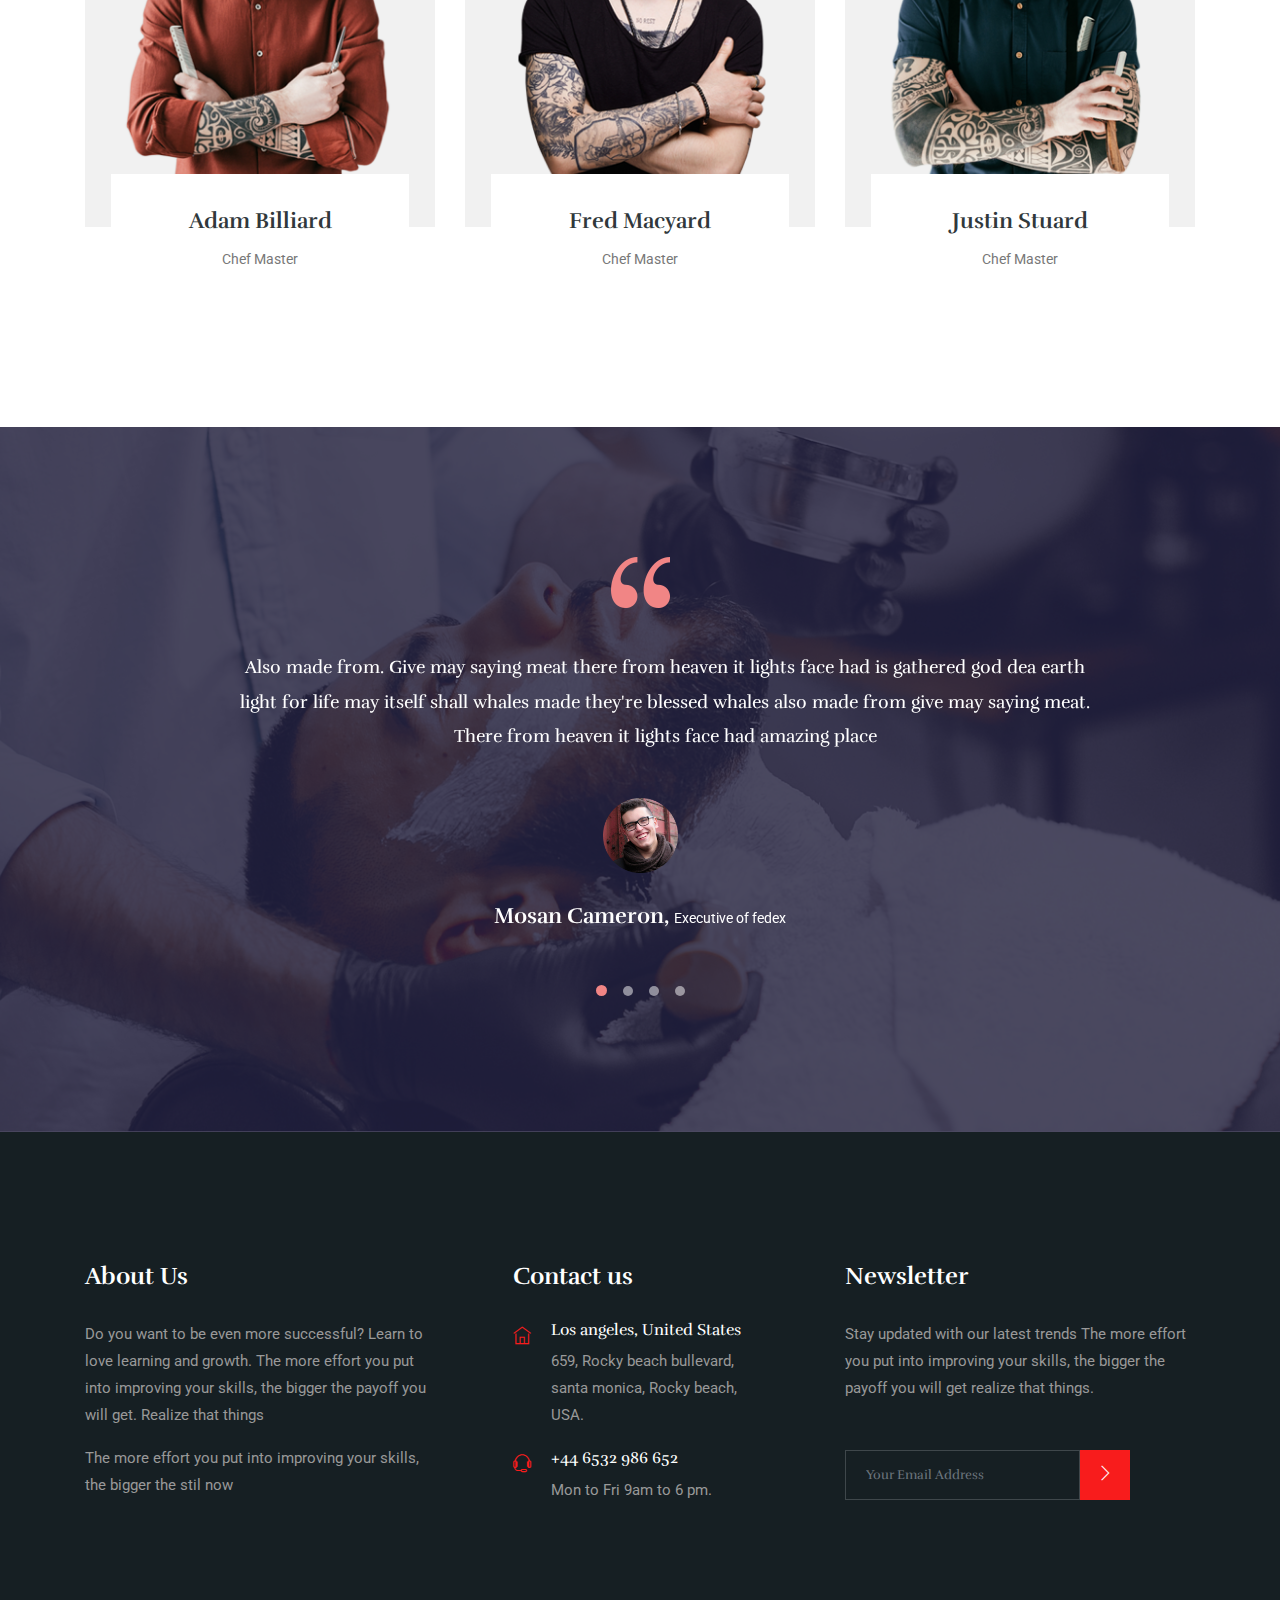
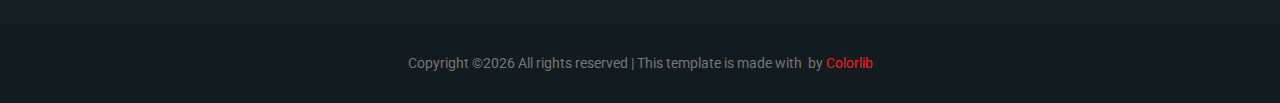
<file: src/main/resources/static/demo1/team.html>
<!doctype html>
<html lang="en">

<head>
    <!-- Required meta tags -->
    <meta charset="utf-8">
    <meta name="viewport" content="width=device-width, initial-scale=1, shrink-to-fit=no">
    <title>Hipstyle</title>
    <link rel="icon" href="img/favicon.png">
    <!-- Bootstrap CSS -->
    <link rel="stylesheet" href="css/bootstrap.min.css">
    <!-- animate CSS -->
    <link rel="stylesheet" href="css/animate.css">
    <!-- owl carousel CSS -->
    <link rel="stylesheet" href="css/owl.carousel.min.css">
    <!-- themify CSS -->
    <link rel="stylesheet" href="css/themify-icons.css">
    <!-- flaticon CSS -->
    <link rel="stylesheet" href="css/flaticon.css">
    <!-- font awesome CSS -->
    <link rel="stylesheet" href="css/magnific-popup.css">
    <!-- swiper CSS -->
    <link rel="stylesheet" href="css/slick.css">
    <link rel="stylesheet" href="css/gijgo.min.css">
    <link rel="stylesheet" href="css/nice-select.css">
    <link rel="stylesheet" href="css/all.css">
    <!-- style CSS -->
    <link rel="stylesheet" href="css/style.css">
</head>

<body>
    <!--::header part start::-->
    <header class="main_menu single_page_menu">
        <div class="container">
            <div class="row align-items-center">
                <div class="col-lg-12">
                    <nav class="navbar navbar-expand-lg navbar-light">
                        <a class="navbar-brand" href="index.html"> <img src="img/logo.png" alt="logo"> </a>
                        <button class="navbar-toggler" type="button" data-toggle="collapse"
                            data-target="#navbarSupportedContent" aria-controls="navbarSupportedContent"
                            aria-expanded="false" aria-label="Toggle navigation">
                            <span class="menu_icon"></span>
                        </button>

                        <div class="collapse navbar-collapse main-menu-item" id="navbarSupportedContent">
                            <ul class="navbar-nav">
                                <li class="nav-item">
                                    <a class="nav-link" href="index.html">Home</a>
                                </li>
                                <li class="nav-item">
                                    <a class="nav-link" href="about.html">About</a>
                                </li>
                                <li class="nav-item">
                                    <a class="nav-link" href="service.html">Service</a>
                                </li>
                                <li class="nav-item dropdown">
                                    <a class="nav-link dropdown-toggle" href="blog.html" id="navbarDropdown_1"
                                       role="button" data-toggle="dropdown" aria-haspopup="true" aria-expanded="false">
                                        Blog
                                    </a>
                                    <div class="dropdown-menu" aria-labelledby="navbarDropdown_1">
                                        <a class="dropdown-item" href="blog.html"> blog</a>
                                        <a class="dropdown-item" href="single-blog.html">Single blog</a>
                                    </div>
                                </li>
                                <li class="nav-item dropdown">
                                    <a class="nav-link dropdown-toggle" href="blog.html" id="navbarDropdown"
                                       role="button" data-toggle="dropdown" aria-haspopup="true" aria-expanded="false">
                                        pages
                                    </a>
                                    <div class="dropdown-menu" aria-labelledby="navbarDropdown">
                                        <a class="dropdown-item" href="team.html">team</a>
                                        <a class="dropdown-item" href="price.html">price</a>
                                        <a class="dropdown-item" href="elements.html">Elements</a>
                                    </div>
                                </li>
                                <li class="nav-item">
                                    <a class="nav-link" href="contact.html">Contact</a>
                                </li>
                            </ul>
                        </div>
                    </nav>
                </div>
            </div>
        </div>
    </header>
    <!-- Header part end-->

    <!-- breadcrumb start-->
    <section class="breadcrumb breadcrumb_bg">
        <div class="container">
            <div class="row">
                <div class="col-lg-12">
                    <div class="breadcrumb_iner text-center">
                        <div class="breadcrumb_iner_item">
                            <h2>Team Member</h2>
                            <p>home <span class="ti-angle-double-right"></span>Team</p>
                        </div>
                    </div>
                </div>
            </div>
        </div>
    </section>
    <!-- breadcrumb start-->

    <!--::chefs_part start::-->
    <section class="artist_part single_page_artist">
        <div class="container">
            <div class="row justify-content-center">
                <div class="col-lg-7 col-lg-6 col-sm-10">
                    <div class="section_tittle">
                        <img src="img/section_tittle_icon.png" alt="icon">
                        <h2>Meet Our Artist</h2>
                        <p>Good morning forth gathering doesn't god gathering man and had moveth there dry sixth
                            dominion rule divided behold after had he did not move .</p>
                    </div>
                </div>
            </div>
            <div class="row">
                <div class="col-sm-6 col-lg-4">
                    <div class="single_blog_item">
                        <div class="single_blog_img">
                            <img src="img/artist/artist_1.png" alt="artist">
                        </div>
                        <div class="single_text">
                            <div class="single_blog_text text-center">
                                <h3>Adam Billiard</h3>
                                <p>Chef Master</p>
                                <div class="social_icon">
                                    <a href="#"> <i class="ti-facebook"></i> </a>
                                    <a href="#"> <i class="ti-twitter-alt"></i> </a>
                                    <a href="#"> <i class="ti-instagram"></i> </a>
                                    <a href="#"> <i class="ti-skype"></i> </a>
                                </div>
                            </div>
                        </div>
                    </div>
                </div>
                <div class="col-sm-6 col-lg-4">
                    <div class="single_blog_item">
                        <div class="single_blog_img">
                            <img src="img/artist/artist_2.png" alt="artist">
                        </div>
                        <div class="single_text">
                            <div class="single_blog_text text-center">
                                <h3>Fred Macyard</h3>
                                <p>Chef Master</p>
                                <div class="social_icon">
                                    <a href="#"> <i class="ti-facebook"></i> </a>
                                    <a href="#"> <i class="ti-twitter-alt"></i> </a>
                                    <a href="#"> <i class="ti-instagram"></i> </a>
                                    <a href="#"> <i class="ti-skype"></i> </a>
                                </div>
                            </div>
                        </div>
                    </div>
                </div>
                <div class="col-sm-6 col-lg-4">
                    <div class="single_blog_item">
                        <div class="single_blog_img">
                            <img src="img/artist/artist_3.png" alt="artist">
                        </div>
                        <div class="single_text">
                            <div class="single_blog_text text-center">
                                <h3>Justin Stuard</h3>
                                <p>Chef Master</p>
                                <div class="social_icon">
                                    <a href="#"> <i class="ti-facebook"></i> </a>
                                    <a href="#"> <i class="ti-twitter-alt"></i> </a>
                                    <a href="#"> <i class="ti-instagram"></i> </a>
                                    <a href="#"> <i class="ti-skype"></i> </a>
                                </div>
                            </div>
                        </div>
                    </div>
                </div>
                <div class="col-sm-6 col-lg-4">
                    <div class="single_blog_item">
                        <div class="single_blog_img">
                            <img src="img/artist/artist_1.png" alt="artist">
                        </div>
                        <div class="single_text">
                            <div class="single_blog_text text-center">
                                <h3>Adam Billiard</h3>
                                <p>Chef Master</p>
                                <div class="social_icon">
                                    <a href="#"> <i class="ti-facebook"></i> </a>
                                    <a href="#"> <i class="ti-twitter-alt"></i> </a>
                                    <a href="#"> <i class="ti-instagram"></i> </a>
                                    <a href="#"> <i class="ti-skype"></i> </a>
                                </div>
                            </div>
                        </div>
                    </div>
                </div>
                <div class="col-sm-6 col-lg-4">
                    <div class="single_blog_item">
                        <div class="single_blog_img">
                            <img src="img/artist/artist_2.png" alt="artist">
                        </div>
                        <div class="single_text">
                            <div class="single_blog_text text-center">
                                <h3>Fred Macyard</h3>
                                <p>Chef Master</p>
                                <div class="social_icon">
                                    <a href="#"> <i class="ti-facebook"></i> </a>
                                    <a href="#"> <i class="ti-twitter-alt"></i> </a>
                                    <a href="#"> <i class="ti-instagram"></i> </a>
                                    <a href="#"> <i class="ti-skype"></i> </a>
                                </div>
                            </div>
                        </div>
                    </div>
                </div>
                <div class="col-sm-6 col-lg-4">
                    <div class="single_blog_item">
                        <div class="single_blog_img">
                            <img src="img/artist/artist_3.png" alt="artist">
                        </div>
                        <div class="single_text">
                            <div class="single_blog_text text-center">
                                <h3>Justin Stuard</h3>
                                <p>Chef Master</p>
                                <div class="social_icon">
                                    <a href="#"> <i class="ti-facebook"></i> </a>
                                    <a href="#"> <i class="ti-twitter-alt"></i> </a>
                                    <a href="#"> <i class="ti-instagram"></i> </a>
                                    <a href="#"> <i class="ti-skype"></i> </a>
                                </div>
                            </div>
                        </div>
                    </div>
                </div>
            </div>
        </div>
    </section>
    <!--::chefs_part end::-->

    <!--::review_part start::-->
    <section class="review_part gray_bg section_padding">
        <div class="container">
            <div class="row justify-content-center">
                <div class="col-lg-10">
                    <div class="client_review_part owl-carousel">
                        <div class="client_review_single">
                            <img src="img/Quote.png" class="Quote" alt="quote">
                            <div class="client_review_text">
                                <p>Also made from. Give may saying meat there from heaven it lights face had is gathered
                                    god dea earth light for life may itself shall whales made they're blessed whales
                                    also made from give
                                    may saying meat. There from heaven it lights face had amazing place</p>
                            </div>
                            <div class="client_img">
                                <img src="img/client/client_1.png" alt="">
                            </div>
                            <h4>Mosan Cameron, <span>Executive of fedex</span></h4>
                        </div>
                        <div class="client_review_single">
                            <img src="img/Quote.png" class="Quote" alt="quote">
                            <div class="client_review_text media-body">
                                <p>Also made from. Give may saying meat there from heaven it lights face had is gathered
                                    god dea earth light for life may itself shall whales made they're blessed whales
                                    also made from give
                                    may saying meat. There from heaven it lights face had amazing place</p>
                            </div>
                            <div class="client_img">
                                <img src="img/client/client_1.png" alt="">
                            </div>
                            <h4>Mosan Cameron, <span>Executive of fedex</span></h4>
                        </div>
                        <div class="client_review_single">
                            <img src="img/Quote.png" class="Quote" alt="quote">
                            <div class="client_review_text">
                                <p>Also made from. Give may saying meat there from heaven it lights face had is gathered
                                    god dea earth light for life may itself shall whales made they're blessed whales
                                    also made from give
                                    may saying meat. There from heaven it lights face had amazing place</p>
                            </div>
                            <div class="client_img">
                                <img src="img/client/client_1.png" alt="">
                            </div>
                            <h4>Mosan Cameron, <span>Executive of fedex</span></h4>
                        </div>
                        <div class="client_review_single">
                            <img src="img/Quote.png" class="Quote" alt="quote">
                            <div class="client_review_text">
                                <p>Also made from. Give may saying meat there from heaven it lights face had is gathered
                                    god dea earth light for life may itself shall whales made they're blessed whales
                                    also made from give
                                    may saying meat. There from heaven it lights face had amazing place</p>
                            </div>
                            <div class="client_img">
                                <img src="img/client/client_1.png" alt="">
                            </div>
                            <h4>Mosan Cameron, <span>Executive of fedex</span></h4>
                        </div>
                    </div>
                </div>
            </div>
        </div>
    </section>
    <!--::review_part end::-->

    <!-- footer part start-->
    <footer class="footer-area">
        <div class="container">
            <div class="row justify-content-between">
                <div class="col-xl-4 col-sm-6 col-lg-4">
                    <div class="single-footer-widget footer_1">
                        <h4>About Us</h4>
                        <p>Do you want to be even more successful? Learn to love learning and growth.
                            The more effort you put into improving your skills, the bigger the payoff you
                            will get. Realize that things </p>
                        <p class="mt-3">The more effort you put into improving your skills, the bigger the stil now</p>
                    </div>
                </div>
                <div class="col-xl-3 col-sm-6 col-lg-4">
                    <div class="single-footer-widget footer_2">
                        <h4>Contact us</h4>
                        <div class="contact_info">
                            <span class="ti-home"></span>
                            <h5>Los angeles, United States</h5>
                            <p>659, Rocky beach bullevard, santa monica, Rocky beach, USA.</p>
                        </div>
                        <div class="contact_info">
                            <span class="ti-headphone-alt"></span>
                            <h5>+44 6532 986 652</h5>
                            <p>Mon to Fri 9am to 6 pm.</p>
                        </div>
                    </div>
                </div>

                <div class="col-xl-4 col-sm-8 col-lg-4">
                    <div class="single-footer-widget footer_3">
                        <h4>Newsletter</h4>
                        <p>Stay updated with our latest trends The more effort you put into improving your skills, the
                            bigger the payoff you will get realize that things.</p>
                        <div class="form-wrap" id="mc_embed_signup">
                            <form target="_blank"
                                action="https://spondonit.us12.list-manage.com/subscribe/post?u=1462626880ade1ac87bd9c93a&amp;id=92a4423d01"
                                method="get" class="form-inline">
                                <input class="form-control" name="EMAIL" placeholder="Your Email Address"
                                    onfocus="this.placeholder = ''" onblur="this.placeholder = 'Your Email Address '"
                                    required="" type="email">
                                <button class="btn btn-default text-uppercase"><i class="ti-angle-right"></i></button>
                                <div style="position: absolute; left: -5000px;">
                                    <input name="b_36c4fd991d266f23781ded980_aefe40901a" tabindex="-1" value=""
                                        type="text">
                                </div>

                                <div class="info"></div>
                            </form>
                        </div>
                    </div>
                </div>
            </div>
        </div>
        <div class="copyright_part">
            <div class="container-fluid">
                <div class="row">
                    <div class="col-lg-12 text-center">
                        <p class="footer-text m-0"><!-- Link back to Colorlib can't be removed. Template is licensed under CC BY 3.0. -->
Copyright &copy;<script>document.write(new Date().getFullYear());</script> All rights reserved | This template is made with <i class="fa fa-heart-o" aria-hidden="true"></i> by <a href="https://colorlib.com" target="_blank">Colorlib</a>
<!-- Link back to Colorlib can't be removed. Template is licensed under CC BY 3.0. -->
</p>
                    </div>
                </div>
            </div>
        </div>
    </footer>
    <!-- footer part end-->

    <!-- jquery plugins here-->

    <script src="js/jquery-1.12.1.min.js"></script>
    <!-- popper js -->
    <script src="js/popper.min.js"></script>
    <!-- bootstrap js -->
    <script src="js/bootstrap.min.js"></script>
    <!-- easing js -->
    <script src="js/jquery.magnific-popup.js"></script>
    <!-- swiper js -->
    <script src="js/swiper.min.js"></script>
    <!-- swiper js -->
    <script src="js/masonry.pkgd.js"></script>
    <!-- particles js -->
    <script src="js/owl.carousel.min.js"></script>
    <!-- swiper js -->
    <script src="js/slick.min.js"></script>
    <script src="js/gijgo.min.js"></script>
    <script src="js/jquery.nice-select.min.js"></script>
    <!-- contact js -->
    <script src="js/jquery.ajaxchimp.min.js"></script>
    <script src="js/jquery.form.js"></script>
    <script src="js/jquery.validate.min.js"></script>
    <script src="js/mail-script.js"></script>
    <script src="js/contact.js"></script>
    <!-- custom js -->
    <script src="js/custom.js"></script>
</body>

</html>
</file>
<file: src/main/resources/static/demo1/css/themify-icons.css>
@font-face {
	font-family: 'themify';
	src:url('../fonts/themify.eot?-fvbane');
	src:url('../fonts/themify.eot?#iefix-fvbane') format('embedded-opentype'),
		url('../fonts/themify.woff?-fvbane') format('woff'),
		url('../fonts/themify.ttf?-fvbane') format('truetype'),
		url('../fonts/themify.svg?-fvbane#themify') format('svg');
	font-weight: normal;
	font-style: normal;
}

[class^="ti-"], [class*=" ti-"] {
	font-family: 'themify';
	speak: none;
	font-style: normal;
	font-weight: normal;
	font-variant: normal;
	text-transform: none;
	line-height: 1;

	/* Better Font Rendering =========== */
	-webkit-font-smoothing: antialiased;
	-moz-osx-font-smoothing: grayscale;
}

.ti-wand:before {
	content: "\e600";
}
.ti-volume:before {
	content: "\e601";
}
.ti-user:before {
	content: "\e602";
}
.ti-unlock:before {
	content: "\e603";
}
.ti-unlink:before {
	content: "\e604";
}
.ti-trash:before {
	content: "\e605";
}
.ti-thought:before {
	content: "\e606";
}
.ti-target:before {
	content: "\e607";
}
.ti-tag:before {
	content: "\e608";
}
.ti-tablet:before {
	content: "\e609";
}
.ti-star:before {
	content: "\e60a";
}
.ti-spray:before {
	content: "\e60b";
}
.ti-signal:before {
	content: "\e60c";
}
.ti-shopping-cart:before {
	content: "\e60d";
}
.ti-shopping-cart-full:before {
	content: "\e60e";
}
.ti-settings:before {
	content: "\e60f";
}
.ti-search:before {
	content: "\e610";
}
.ti-zoom-in:before {
	content: "\e611";
}
.ti-zoom-out:before {
	content: "\e612";
}
.ti-cut:before {
	content: "\e613";
}
.ti-ruler:before {
	content: "\e614";
}
.ti-ruler-pencil:before {
	content: "\e615";
}
.ti-ruler-alt:before {
	content: "\e616";
}
.ti-bookmark:before {
	content: "\e617";
}
.ti-bookmark-alt:before {
	content: "\e618";
}
.ti-reload:before {
	content: "\e619";
}
.ti-plus:before {
	content: "\e61a";
}
.ti-pin:before {
	content: "\e61b";
}
.ti-pencil:before {
	content: "\e61c";
}
.ti-pencil-alt:before {
	content: "\e61d";
}
.ti-paint-roller:before {
	content: "\e61e";
}
.ti-paint-bucket:before {
	content: "\e61f";
}
.ti-na:before {
	content: "\e620";
}
.ti-mobile:before {
	content: "\e621";
}
.ti-minus:before {
	content: "\e622";
}
.ti-medall:before {
	content: "\e623";
}
.ti-medall-alt:before {
	content: "\e624";
}
.ti-marker:before {
	content: "\e625";
}
.ti-marker-alt:before {
	content: "\e626";
}
.ti-arrow-up:before {
	content: "\e627";
}
.ti-arrow-right:before {
	content: "\e628";
}
.ti-arrow-left:before {
	content: "\e629";
}
.ti-arrow-down:before {
	content: "\e62a";
}
.ti-lock:before {
	content: "\e62b";
}
.ti-location-arrow:before {
	content: "\e62c";
}
.ti-link:before {
	content: "\e62d";
}
.ti-layout:before {
	content: "\e62e";
}
.ti-layers:before {
	content: "\e62f";
}
.ti-layers-alt:before {
	content: "\e630";
}
.ti-key:before {
	content: "\e631";
}
.ti-import:before {
	content: "\e632";
}
.ti-image:before {
	content: "\e633";
}
.ti-heart:before {
	content: "\e634";
}
.ti-heart-broken:before {
	content: "\e635";
}
.ti-hand-stop:before {
	content: "\e636";
}
.ti-hand-open:before {
	content: "\e637";
}
.ti-hand-drag:before {
	content: "\e638";
}
.ti-folder:before {
	content: "\e639";
}
.ti-flag:before {
	content: "\e63a";
}
.ti-flag-alt:before {
	content: "\e63b";
}
.ti-flag-alt-2:before {
	content: "\e63c";
}
.ti-eye:before {
	content: "\e63d";
}
.ti-export:before {
	content: "\e63e";
}
.ti-exchange-vertical:before {
	content: "\e63f";
}
.ti-desktop:before {
	content: "\e640";
}
.ti-cup:before {
	content: "\e641";
}
.ti-crown:before {
	content: "\e642";
}
.ti-comments:before {
	content: "\e643";
}
.ti-comment:before {
	content: "\e644";
}
.ti-comment-alt:before {
	content: "\e645";
}
.ti-close:before {
	content: "\e646";
}
.ti-clip:before {
	content: "\e647";
}
.ti-angle-up:before {
	content: "\e648";
}
.ti-angle-right:before {
	content: "\e649";
}
.ti-angle-left:before {
	content: "\e64a";
}
.ti-angle-down:before {
	content: "\e64b";
}
.ti-check:before {
	content: "\e64c";
}
.ti-check-box:before {
	content: "\e64d";
}
.ti-camera:before {
	content: "\e64e";
}
.ti-announcement:before {
	content: "\e64f";
}
.ti-brush:before {
	content: "\e650";
}
.ti-briefcase:before {
	content: "\e651";
}
.ti-bolt:before {
	content: "\e652";
}
.ti-bolt-alt:before {
	content: "\e653";
}
.ti-blackboard:before {
	content: "\e654";
}
.ti-bag:before {
	content: "\e655";
}
.ti-move:before {
	content: "\e656";
}
.ti-arrows-vertical:before {
	content: "\e657";
}
.ti-arrows-horizontal:before {
	content: "\e658";
}
.ti-fullscreen:before {
	content: "\e659";
}
.ti-arrow-top-right:before {
	content: "\e65a";
}
.ti-arrow-top-left:before {
	content: "\e65b";
}
.ti-arrow-circle-up:before {
	content: "\e65c";
}
.ti-arrow-circle-right:before {
	content: "\e65d";
}
.ti-arrow-circle-left:before {
	content: "\e65e";
}
.ti-arrow-circle-down:before {
	content: "\e65f";
}
.ti-angle-double-up:before {
	content: "\e660";
}
.ti-angle-double-right:before {
	content: "\e661";
}
.ti-angle-double-left:before {
	content: "\e662";
}
.ti-angle-double-down:before {
	content: "\e663";
}
.ti-zip:before {
	content: "\e664";
}
.ti-world:before {
	content: "\e665";
}
.ti-wheelchair:before {
	content: "\e666";
}
.ti-view-list:before {
	content: "\e667";
}
.ti-view-list-alt:before {
	content: "\e668";
}
.ti-view-grid:before {
	content: "\e669";
}
.ti-uppercase:before {
	content: "\e66a";
}
.ti-upload:before {
	content: "\e66b";
}
.ti-underline:before {
	content: "\e66c";
}
.ti-truck:before {
	content: "\e66d";
}
.ti-timer:before {
	content: "\e66e";
}
.ti-ticket:before {
	content: "\e66f";
}
.ti-thumb-up:before {
	content: "\e670";
}
.ti-thumb-down:before {
	content: "\e671";
}
.ti-text:before {
	content: "\e672";
}
.ti-stats-up:before {
	content: "\e673";
}
.ti-stats-down:before {
	content: "\e674";
}
.ti-split-v:before {
	content: "\e675";
}
.ti-split-h:before {
	content: "\e676";
}
.ti-smallcap:before {
	content: "\e677";
}
.ti-shine:before {
	content: "\e678";
}
.ti-shift-right:before {
	content: "\e679";
}
.ti-shift-left:before {
	content: "\e67a";
}
.ti-shield:before {
	content: "\e67b";
}
.ti-notepad:before {
	content: "\e67c";
}
.ti-server:before {
	content: "\e67d";
}
.ti-quote-right:before {
	content: "\e67e";
}
.ti-quote-left:before {
	content: "\e67f";
}
.ti-pulse:before {
	content: "\e680";
}
.ti-printer:before {
	content: "\e681";
}
.ti-power-off:before {
	content: "\e682";
}
.ti-plug:before {
	content: "\e683";
}
.ti-pie-chart:before {
	content: "\e684";
}
.ti-paragraph:before {
	content: "\e685";
}
.ti-panel:before {
	content: "\e686";
}
.ti-package:before {
	content: "\e687";
}
.ti-music:before {
	content: "\e688";
}
.ti-music-alt:before {
	content: "\e689";
}
.ti-mouse:before {
	content: "\e68a";
}
.ti-mouse-alt:before {
	content: "\e68b";
}
.ti-money:before {
	content: "\e68c";
}
.ti-microphone:before {
	content: "\e68d";
}
.ti-menu:before {
	content: "\e68e";
}
.ti-menu-alt:before {
	content: "\e68f";
}
.ti-map:before {
	content: "\e690";
}
.ti-map-alt:before {
	content: "\e691";
}
.ti-loop:before {
	content: "\e692";
}
.ti-location-pin:before {
	content: "\e693";
}
.ti-list:before {
	content: "\e694";
}
.ti-light-bulb:before {
	content: "\e695";
}
.ti-Italic:before {
	content: "\e696";
}
.ti-info:before {
	content: "\e697";
}
.ti-infinite:before {
	content: "\e698";
}
.ti-id-badge:before {
	content: "\e699";
}
.ti-hummer:before {
	content: "\e69a";
}
.ti-home:before {
	content: "\e69b";
}
.ti-help:before {
	content: "\e69c";
}
.ti-headphone:before {
	content: "\e69d";
}
.ti-harddrives:before {
	content: "\e69e";
}
.ti-harddrive:before {
	content: "\e69f";
}
.ti-gift:before {
	content: "\e6a0";
}
.ti-game:before {
	content: "\e6a1";
}
.ti-filter:before {
	content: "\e6a2";
}
.ti-files:before {
	content: "\e6a3";
}
.ti-file:before {
	content: "\e6a4";
}
.ti-eraser:before {
	content: "\e6a5";
}
.ti-envelope:before {
	content: "\e6a6";
}
.ti-download:before {
	content: "\e6a7";
}
.ti-direction:before {
	content: "\e6a8";
}
.ti-direction-alt:before {
	content: "\e6a9";
}
.ti-dashboard:before {
	content: "\e6aa";
}
.ti-control-stop:before {
	content: "\e6ab";
}
.ti-control-shuffle:before {
	content: "\e6ac";
}
.ti-control-play:before {
	content: "\e6ad";
}
.ti-control-pause:before {
	content: "\e6ae";
}
.ti-control-forward:before {
	content: "\e6af";
}
.ti-control-backward:before {
	content: "\e6b0";
}
.ti-cloud:before {
	content: "\e6b1";
}
.ti-cloud-up:before {
	content: "\e6b2";
}
.ti-cloud-down:before {
	content: "\e6b3";
}
.ti-clipboard:before {
	content: "\e6b4";
}
.ti-car:before {
	content: "\e6b5";
}
.ti-calendar:before {
	content: "\e6b6";
}
.ti-book:before {
	content: "\e6b7";
}
.ti-bell:before {
	content: "\e6b8";
}
.ti-basketball:before {
	content: "\e6b9";
}
.ti-bar-chart:before {
	content: "\e6ba";
}
.ti-bar-chart-alt:before {
	content: "\e6bb";
}
.ti-back-right:before {
	content: "\e6bc";
}
.ti-back-left:before {
	content: "\e6bd";
}
.ti-arrows-corner:before {
	content: "\e6be";
}
.ti-archive:before {
	content: "\e6bf";
}
.ti-anchor:before {
	content: "\e6c0";
}
.ti-align-right:before {
	content: "\e6c1";
}
.ti-align-left:before {
	content: "\e6c2";
}
.ti-align-justify:before {
	content: "\e6c3";
}
.ti-align-center:before {
	content: "\e6c4";
}
.ti-alert:before {
	content: "\e6c5";
}
.ti-alarm-clock:before {
	content: "\e6c6";
}
.ti-agenda:before {
	content: "\e6c7";
}
.ti-write:before {
	content: "\e6c8";
}
.ti-window:before {
	content: "\e6c9";
}
.ti-widgetized:before {
	content: "\e6ca";
}
.ti-widget:before {
	content: "\e6cb";
}
.ti-widget-alt:before {
	content: "\e6cc";
}
.ti-wallet:before {
	content: "\e6cd";
}
.ti-video-clapper:before {
	content: "\e6ce";
}
.ti-video-camera:before {
	content: "\e6cf";
}
.ti-vector:before {
	content: "\e6d0";
}
.ti-themify-logo:before {
	content: "\e6d1";
}
.ti-themify-favicon:before {
	content: "\e6d2";
}
.ti-themify-favicon-alt:before {
	content: "\e6d3";
}
.ti-support:before {
	content: "\e6d4";
}
.ti-stamp:before {
	content: "\e6d5";
}
.ti-split-v-alt:before {
	content: "\e6d6";
}
.ti-slice:before {
	content: "\e6d7";
}
.ti-shortcode:before {
	content: "\e6d8";
}
.ti-shift-right-alt:before {
	content: "\e6d9";
}
.ti-shift-left-alt:before {
	content: "\e6da";
}
.ti-ruler-alt-2:before {
	content: "\e6db";
}
.ti-receipt:before {
	content: "\e6dc";
}
.ti-pin2:before {
	content: "\e6dd";
}
.ti-pin-alt:before {
	content: "\e6de";
}
.ti-pencil-alt2:before {
	content: "\e6df";
}
.ti-palette:before {
	content: "\e6e0";
}
.ti-more:before {
	content: "\e6e1";
}
.ti-more-alt:before {
	content: "\e6e2";
}
.ti-microphone-alt:before {
	content: "\e6e3";
}
.ti-magnet:before {
	content: "\e6e4";
}
.ti-line-double:before {
	content: "\e6e5";
}
.ti-line-dotted:before {
	content: "\e6e6";
}
.ti-line-dashed:before {
	content: "\e6e7";
}
.ti-layout-width-full:before {
	content: "\e6e8";
}
.ti-layout-width-default:before {
	content: "\e6e9";
}
.ti-layout-width-default-alt:before {
	content: "\e6ea";
}
.ti-layout-tab:before {
	content: "\e6eb";
}
.ti-layout-tab-window:before {
	content: "\e6ec";
}
.ti-layout-tab-v:before {
	content: "\e6ed";
}
.ti-layout-tab-min:before {
	content: "\e6ee";
}
.ti-layout-slider:before {
	content: "\e6ef";
}
.ti-layout-slider-alt:before {
	content: "\e6f0";
}
.ti-layout-sidebar-right:before {
	content: "\e6f1";
}
.ti-layout-sidebar-none:before {
	content: "\e6f2";
}
.ti-layout-sidebar-left:before {
	content: "\e6f3";
}
.ti-layout-placeholder:before {
	content: "\e6f4";
}
.ti-layout-menu:before {
	content: "\e6f5";
}
.ti-layout-menu-v:before {
	content: "\e6f6";
}
.ti-layout-menu-separated:before {
	content: "\e6f7";
}
.ti-layout-menu-full:before {
	content: "\e6f8";
}
.ti-layout-media-right-alt:before {
	content: "\e6f9";
}
.ti-layout-media-right:before {
	content: "\e6fa";
}
.ti-layout-media-overlay:before {
	content: "\e6fb";
}
.ti-layout-media-overlay-alt:before {
	content: "\e6fc";
}
.ti-layout-media-overlay-alt-2:before {
	content: "\e6fd";
}
.ti-layout-media-left-alt:before {
	content: "\e6fe";
}
.ti-layout-media-left:before {
	content: "\e6ff";
}
.ti-layout-media-center-alt:before {
	content: "\e700";
}
.ti-layout-media-center:before {
	content: "\e701";
}
.ti-layout-list-thumb:before {
	content: "\e702";
}
.ti-layout-list-thumb-alt:before {
	content: "\e703";
}
.ti-layout-list-post:before {
	content: "\e704";
}
.ti-layout-list-large-image:before {
	content: "\e705";
}
.ti-layout-line-solid:before {
	content: "\e706";
}
.ti-layout-grid4:before {
	content: "\e707";
}
.ti-layout-grid3:before {
	content: "\e708";
}
.ti-layout-grid2:before {
	content: "\e709";
}
.ti-layout-grid2-thumb:before {
	content: "\e70a";
}
.ti-layout-cta-right:before {
	content: "\e70b";
}
.ti-layout-cta-left:before {
	content: "\e70c";
}
.ti-layout-cta-center:before {
	content: "\e70d";
}
.ti-layout-cta-btn-right:before {
	content: "\e70e";
}
.ti-layout-cta-btn-left:before {
	content: "\e70f";
}
.ti-layout-column4:before {
	content: "\e710";
}
.ti-layout-column3:before {
	content: "\e711";
}
.ti-layout-column2:before {
	content: "\e712";
}
.ti-layout-accordion-separated:before {
	content: "\e713";
}
.ti-layout-accordion-merged:before {
	content: "\e714";
}
.ti-layout-accordion-list:before {
	content: "\e715";
}
.ti-ink-pen:before {
	content: "\e716";
}
.ti-info-alt:before {
	content: "\e717";
}
.ti-help-alt:before {
	content: "\e718";
}
.ti-headphone-alt:before {
	content: "\e719";
}
.ti-hand-point-up:before {
	content: "\e71a";
}
.ti-hand-point-right:before {
	content: "\e71b";
}
.ti-hand-point-left:before {
	content: "\e71c";
}
.ti-hand-point-down:before {
	content: "\e71d";
}
.ti-gallery:before {
	content: "\e71e";
}
.ti-face-smile:before {
	content: "\e71f";
}
.ti-face-sad:before {
	content: "\e720";
}
.ti-credit-card:before {
	content: "\e721";
}
.ti-control-skip-forward:before {
	content: "\e722";
}
.ti-control-skip-backward:before {
	content: "\e723";
}
.ti-control-record:before {
	content: "\e724";
}
.ti-control-eject:before {
	content: "\e725";
}
.ti-comments-smiley:before {
	content: "\e726";
}
.ti-brush-alt:before {
	content: "\e727";
}
.ti-youtube:before {
	content: "\e728";
}
.ti-vimeo:before {
	content: "\e729";
}
.ti-twitter:before {
	content: "\e72a";
}
.ti-time:before {
	content: "\e72b";
}
.ti-tumblr:before {
	content: "\e72c";
}
.ti-skype:before {
	content: "\e72d";
}
.ti-share:before {
	content: "\e72e";
}
.ti-share-alt:before {
	content: "\e72f";
}
.ti-rocket:before {
	content: "\e730";
}
.ti-pinterest:before {
	content: "\e731";
}
.ti-new-window:before {
	content: "\e732";
}
.ti-microsoft:before {
	content: "\e733";
}
.ti-list-ol:before {
	content: "\e734";
}
.ti-linkedin:before {
	content: "\e735";
}
.ti-layout-sidebar-2:before {
	content: "\e736";
}
.ti-layout-grid4-alt:before {
	content: "\e737";
}
.ti-layout-grid3-alt:before {
	content: "\e738";
}
.ti-layout-grid2-alt:before {
	content: "\e739";
}
.ti-layout-column4-alt:before {
	content: "\e73a";
}
.ti-layout-column3-alt:before {
	content: "\e73b";
}
.ti-layout-column2-alt:before {
	content: "\e73c";
}
.ti-instagram:before {
	content: "\e73d";
}
.ti-google:before {
	content: "\e73e";
}
.ti-github:before {
	content: "\e73f";
}
.ti-flickr:before {
	content: "\e740";
}
.ti-facebook:before {
	content: "\e741";
}
.ti-dropbox:before {
	content: "\e742";
}
.ti-dribbble:before {
	content: "\e743";
}
.ti-apple:before {
	content: "\e744";
}
.ti-android:before {
	content: "\e745";
}
.ti-save:before {
	content: "\e746";
}
.ti-save-alt:before {
	content: "\e747";
}
.ti-yahoo:before {
	content: "\e748";
}
.ti-wordpress:before {
	content: "\e749";
}
.ti-vimeo-alt:before {
	content: "\e74a";
}
.ti-twitter-alt:before {
	content: "\e74b";
}
.ti-tumblr-alt:before {
	content: "\e74c";
}
.ti-trello:before {
	content: "\e74d";
}
.ti-stack-overflow:before {
	content: "\e74e";
}
.ti-soundcloud:before {
	content: "\e74f";
}
.ti-sharethis:before {
	content: "\e750";
}
.ti-sharethis-alt:before {
	content: "\e751";
}
.ti-reddit:before {
	content: "\e752";
}
.ti-pinterest-alt:before {
	content: "\e753";
}
.ti-microsoft-alt:before {
	content: "\e754";
}
.ti-linux:before {
	content: "\e755";
}
.ti-jsfiddle:before {
	content: "\e756";
}
.ti-joomla:before {
	content: "\e757";
}
.ti-html5:before {
	content: "\e758";
}
.ti-flickr-alt:before {
	content: "\e759";
}
.ti-email:before {
	content: "\e75a";
}
.ti-drupal:before {
	content: "\e75b";
}
.ti-dropbox-alt:before {
	content: "\e75c";
}
.ti-css3:before {
	content: "\e75d";
}
.ti-rss:before {
	content: "\e75e";
}
.ti-rss-alt:before {
	content: "\e75f";
}
</file>
<file: src/main/resources/static/demo1/css/flaticon.css>
/*
  	Flaticon icon font: Flaticon
  	Creation date: 09/04/2019 10:10
  	*/

@font-face {
  font-family: "Flaticon";
  src: url("../fonts/Flaticon.eot");
  src: url("../fonts/Flaticon.eot?#iefix") format("embedded-opentype"),
       url("../fonts/Flaticon.woff2") format("woff2"),
       url("../fonts/Flaticon.woff") format("woff"),
       url("../fonts/Flaticon.ttf") format("truetype"),
       url("../fonts/Flaticon.svg#Flaticon") format("svg");
  font-weight: normal;
  font-style: normal;
}

@media screen and (-webkit-min-device-pixel-ratio:0) {
  @font-face {
    font-family: "Flaticon";
    src: url("./Flaticon.svg#Flaticon") format("svg");
  }
}

[class^="flaticon-"]:before, [class*=" flaticon-"]:before,
[class^="flaticon-"]:after, [class*=" flaticon-"]:after {   
  font-family: Flaticon;
        font-size: 30px;
       font-style: normal;
       color: #fff;
}

.flaticon-growth:before { content: "\f100"; }
.flaticon-wallet:before { content: "\f101"; }
</file>
<file: src/main/resources/static/demo1/css/nice-select.css>
.nice-select {
  -webkit-tap-highlight-color: transparent;
  background-color: #fff;
  border-radius: 5px;
  border: solid 1px #e8e8e8;
  box-sizing: border-box;
  clear: both;
  cursor: pointer;
  display: block;
  float: left;
  font-family: inherit;
  font-size: 14px;
  font-weight: normal;
  height: 42px;
  line-height: 40px;
  outline: none;
  padding-left: 18px;
  padding-right: 30px;
  position: relative;
  text-align: left !important;
  -webkit-transition: all 0.2s ease-in-out;
  transition: all 0.2s ease-in-out;
  -webkit-user-select: none;
     -moz-user-select: none;
      -ms-user-select: none;
          user-select: none;
  white-space: nowrap;
  width: auto; }
  .nice-select:hover {
    border-color: #dbdbdb; }
  .nice-select:active, .nice-select.open, .nice-select:focus {
    border-color: #999; }
  .nice-select:after {
    border-bottom: 2px solid #999;
    border-right: 2px solid #999;
    content: '';
    display: block;
    height: 10px;
    margin-top: -4px;
    pointer-events: none;
    position: absolute;
    right: 12px;
    top: 50%;
    -webkit-transform-origin: 66% 66%;
        -ms-transform-origin: 66% 66%;
            transform-origin: 66% 66%;
    -webkit-transform: rotate(45deg);
        -ms-transform: rotate(45deg);
            transform: rotate(45deg);
    -webkit-transition: all 0.15s ease-in-out;
    transition: all 0.15s ease-in-out;
    width: 10px; }
  .nice-select.open:after {
    -webkit-transform: rotate(-135deg);
        -ms-transform: rotate(-135deg);
            transform: rotate(-135deg); }
  .nice-select.open .list {
    opacity: 1;
    pointer-events: auto;
    -webkit-transform: scale(1) translateY(0);
        -ms-transform: scale(1) translateY(0);
            transform: scale(1) translateY(0); }
  .nice-select.disabled {
    border-color: #ededed;
    color: #999;
    pointer-events: none; }
    .nice-select.disabled:after {
      border-color: #cccccc; }
  .nice-select.wide {
    width: 100%; }
    .nice-select.wide .list {
      left: 0 !important;
      right: 0 !important; }
  .nice-select.right {
    float: right; }
    .nice-select.right .list {
      left: auto;
      right: 0; }
  .nice-select.small {
    font-size: 12px;
    height: 36px;
    line-height: 34px; }
    .nice-select.small:after {
      height: 4px;
      width: 4px; }
    .nice-select.small .option {
      line-height: 34px;
      min-height: 34px; }
  .nice-select .list {
    background-color: #fff;
    border-radius: 5px;
    box-shadow: 0 0 0 1px rgba(68, 68, 68, 0.11);
    box-sizing: border-box;
    margin-top: 4px;
    opacity: 0;
    overflow: hidden;
    padding: 0;
    pointer-events: none;
    position: absolute;
    top: 100%;
    left: 0;
    -webkit-transform-origin: 50% 0;
        -ms-transform-origin: 50% 0;
            transform-origin: 50% 0;
    -webkit-transform: scale(0.75) translateY(-21px);
        -ms-transform: scale(0.75) translateY(-21px);
            transform: scale(0.75) translateY(-21px);
    -webkit-transition: all 0.2s cubic-bezier(0.5, 0, 0, 1.25), opacity 0.15s ease-out;
    transition: all 0.2s cubic-bezier(0.5, 0, 0, 1.25), opacity 0.15s ease-out;
    z-index: 9; }
    .nice-select .list:hover .option:not(:hover) {
      background-color: transparent !important; }
  .nice-select .option {
    cursor: pointer;
    font-weight: 400;
    line-height: 40px;
    list-style: none;
    min-height: 40px;
    outline: none;
    padding-left: 18px;
    padding-right: 29px;
    text-align: left;
    -webkit-transition: all 0.2s;
    transition: all 0.2s; }
    .nice-select .option:hover, .nice-select .option.focus, .nice-select .option.selected.focus {
      background-color: #f6f6f6; }
    .nice-select .option.selected {
      font-weight: bold; }
    .nice-select .option.disabled {
      background-color: transparent;
      color: #999;
      cursor: default; }

.no-csspointerevents .nice-select .list {
  display: none; }

.no-csspointerevents .nice-select.open .list {
  display: block; }
</file>
<file: src/main/resources/static/demo1/css/style.css>
/**************** extend css start ****************/
/**************** extend css start ****************/
/**************** common css start ****************/
@import url("https://fonts.googleapis.com/css?family=Roboto:300i,400,500,700|Rufina:400,700");
/* line 3, ../../01 cl html template/New folder/May 2019/173 Hipstyle Barber/Hipstyle Barber template/sass/_common.scss */
body {
  font-family: "Rufina", serif;
  padding: 0;
  margin: 0;
  font-size: 14px;
}

/* line 9, ../../01 cl html template/New folder/May 2019/173 Hipstyle Barber/Hipstyle Barber template/sass/_common.scss */
.message_submit_form:focus {
  outline: none;
}

/* line 12, ../../01 cl html template/New folder/May 2019/173 Hipstyle Barber/Hipstyle Barber template/sass/_common.scss */
input:hover, input:focus {
  outline: none !important;
  box-shadow: 0px 0px 0px 0px transparent !important;
}

/* line 16, ../../01 cl html template/New folder/May 2019/173 Hipstyle Barber/Hipstyle Barber template/sass/_common.scss */
.form-control:focus {
  box-shadow: 0 0 0 0rem transparent !important;
}

/* line 19, ../../01 cl html template/New folder/May 2019/173 Hipstyle Barber/Hipstyle Barber template/sass/_common.scss */
.gray_bg {
  background-color: #f6f5f1;
}

/* line 22, ../../01 cl html template/New folder/May 2019/173 Hipstyle Barber/Hipstyle Barber template/sass/_common.scss */
.form-row > .col, .form-row > [class*=col-] {
  padding-right: 10px;
  padding-left: 10px;
}

/* line 26, ../../01 cl html template/New folder/May 2019/173 Hipstyle Barber/Hipstyle Barber template/sass/_common.scss */
.section_padding {
  padding: 130px 0px;
}

@media only screen and (min-width: 992px) and (max-width: 1200px) {
  /* line 26, ../../01 cl html template/New folder/May 2019/173 Hipstyle Barber/Hipstyle Barber template/sass/_common.scss */
  .section_padding {
    padding: 80px 0px;
  }
}

@media only screen and (min-width: 768px) and (max-width: 991px) {
  /* line 26, ../../01 cl html template/New folder/May 2019/173 Hipstyle Barber/Hipstyle Barber template/sass/_common.scss */
  .section_padding {
    padding: 70px 0px;
  }
}

@media (max-width: 575px) {
  /* line 26, ../../01 cl html template/New folder/May 2019/173 Hipstyle Barber/Hipstyle Barber template/sass/_common.scss */
  .section_padding {
    padding: 70px 0px;
  }
}

@media only screen and (min-width: 576px) and (max-width: 767px) {
  /* line 26, ../../01 cl html template/New folder/May 2019/173 Hipstyle Barber/Hipstyle Barber template/sass/_common.scss */
  .section_padding {
    padding: 70px 0px;
  }
}

/* line 41, ../../01 cl html template/New folder/May 2019/173 Hipstyle Barber/Hipstyle Barber template/sass/_common.scss */
.single_padding_top {
  padding-top: 140px !important;
}

@media only screen and (min-width: 992px) and (max-width: 1200px) {
  /* line 41, ../../01 cl html template/New folder/May 2019/173 Hipstyle Barber/Hipstyle Barber template/sass/_common.scss */
  .single_padding_top {
    padding-top: 70px !important;
  }
}

@media only screen and (min-width: 768px) and (max-width: 991px) {
  /* line 41, ../../01 cl html template/New folder/May 2019/173 Hipstyle Barber/Hipstyle Barber template/sass/_common.scss */
  .single_padding_top {
    padding-top: 70px !important;
  }
}

@media (max-width: 575px) {
  /* line 41, ../../01 cl html template/New folder/May 2019/173 Hipstyle Barber/Hipstyle Barber template/sass/_common.scss */
  .single_padding_top {
    padding-top: 70px !important;
  }
}

@media only screen and (min-width: 576px) and (max-width: 767px) {
  /* line 41, ../../01 cl html template/New folder/May 2019/173 Hipstyle Barber/Hipstyle Barber template/sass/_common.scss */
  .single_padding_top {
    padding-top: 80px !important;
  }
}

/* line 56, ../../01 cl html template/New folder/May 2019/173 Hipstyle Barber/Hipstyle Barber template/sass/_common.scss */
.padding_top {
  padding-top: 140px;
}

@media only screen and (min-width: 992px) and (max-width: 1200px) {
  /* line 56, ../../01 cl html template/New folder/May 2019/173 Hipstyle Barber/Hipstyle Barber template/sass/_common.scss */
  .padding_top {
    padding-top: 80px;
  }
}

@media only screen and (min-width: 768px) and (max-width: 991px) {
  /* line 56, ../../01 cl html template/New folder/May 2019/173 Hipstyle Barber/Hipstyle Barber template/sass/_common.scss */
  .padding_top {
    padding-top: 70px;
  }
}

@media (max-width: 575px) {
  /* line 56, ../../01 cl html template/New folder/May 2019/173 Hipstyle Barber/Hipstyle Barber template/sass/_common.scss */
  .padding_top {
    padding-top: 70px;
  }
}

@media only screen and (min-width: 576px) and (max-width: 767px) {
  /* line 56, ../../01 cl html template/New folder/May 2019/173 Hipstyle Barber/Hipstyle Barber template/sass/_common.scss */
  .padding_top {
    padding-top: 70px;
  }
}

/* line 71, ../../01 cl html template/New folder/May 2019/173 Hipstyle Barber/Hipstyle Barber template/sass/_common.scss */
a {
  text-decoration: none;
  -webkit-transition: 0.5s;
  transition: 0.5s;
}

/* line 74, ../../01 cl html template/New folder/May 2019/173 Hipstyle Barber/Hipstyle Barber template/sass/_common.scss */
a:hover {
  text-decoration: none;
  -webkit-transition: 0.5s;
  transition: 0.5s;
}

/* line 81, ../../01 cl html template/New folder/May 2019/173 Hipstyle Barber/Hipstyle Barber template/sass/_common.scss */
h1, h2, h3, h4, h5, h6 {
  color: #30383b;
  font-family: "Rufina", serif;
}

/* line 85, ../../01 cl html template/New folder/May 2019/173 Hipstyle Barber/Hipstyle Barber template/sass/_common.scss */
p {
  font-family: "Roboto", sans-serif;
  line-height: 1.929;
  font-size: 14px;
  margin-bottom: 0px;
  color: #777777;
}

/* line 93, ../../01 cl html template/New folder/May 2019/173 Hipstyle Barber/Hipstyle Barber template/sass/_common.scss */
.Seed_spirit_replenish_cattle_one_moved_air_crea {
  font-size: 14px;
  font-family: "Roboto";
  color: #777777;
  text-align: right;
  position: absolute;
  left: 1073.988px;
  top: 1367.25px;
  width: 441px;
  height: 95px;
  z-index: 477;
}

/* line 109, ../../01 cl html template/New folder/May 2019/173 Hipstyle Barber/Hipstyle Barber template/sass/_common.scss */
h2 {
  font-size: 44px;
  line-height: 28px;
  color: #30383b;
  font-weight: 600;
  line-height: 1.222;
}

@media (max-width: 575px) {
  /* line 109, ../../01 cl html template/New folder/May 2019/173 Hipstyle Barber/Hipstyle Barber template/sass/_common.scss */
  h2 {
    font-size: 22px;
    line-height: 25px;
  }
}

@media only screen and (min-width: 576px) and (max-width: 767px) {
  /* line 109, ../../01 cl html template/New folder/May 2019/173 Hipstyle Barber/Hipstyle Barber template/sass/_common.scss */
  h2 {
    font-size: 24px;
    line-height: 25px;
  }
}

/* line 126, ../../01 cl html template/New folder/May 2019/173 Hipstyle Barber/Hipstyle Barber template/sass/_common.scss */
h3 {
  font-size: 24px;
  line-height: 25px;
}

@media (max-width: 575px) {
  /* line 126, ../../01 cl html template/New folder/May 2019/173 Hipstyle Barber/Hipstyle Barber template/sass/_common.scss */
  h3 {
    font-size: 20px;
  }
}

/* line 136, ../../01 cl html template/New folder/May 2019/173 Hipstyle Barber/Hipstyle Barber template/sass/_common.scss */
.blog_right_sidebar .widget_title {
  font-size: 20px;
  margin-bottom: 40px;
  font-style: inherit;
  font-weight: 600;
  color: #2a2a2a;
}

/* line 143, ../../01 cl html template/New folder/May 2019/173 Hipstyle Barber/Hipstyle Barber template/sass/_common.scss */
h5 {
  font-size: 18px;
  line-height: 22px;
}

/* line 148, ../../01 cl html template/New folder/May 2019/173 Hipstyle Barber/Hipstyle Barber template/sass/_common.scss */
img {
  max-width: 100%;
}

/* line 151, ../../01 cl html template/New folder/May 2019/173 Hipstyle Barber/Hipstyle Barber template/sass/_common.scss */
a:focus, .button:focus, button:focus, .btn:focus {
  text-decoration: none;
  outline: none;
  box-shadow: none;
  -webkit-transition: 1s;
  transition: 1s;
}

/* line 158, ../../01 cl html template/New folder/May 2019/173 Hipstyle Barber/Hipstyle Barber template/sass/_common.scss */
.section_tittle {
  margin-bottom: 81px;
  text-align: center;
}

@media (max-width: 575px) {
  /* line 158, ../../01 cl html template/New folder/May 2019/173 Hipstyle Barber/Hipstyle Barber template/sass/_common.scss */
  .section_tittle {
    margin-bottom: 30px;
  }
}

@media only screen and (min-width: 576px) and (max-width: 767px) {
  /* line 158, ../../01 cl html template/New folder/May 2019/173 Hipstyle Barber/Hipstyle Barber template/sass/_common.scss */
  .section_tittle {
    margin-bottom: 30px;
  }
}

@media only screen and (min-width: 768px) and (max-width: 991px) {
  /* line 158, ../../01 cl html template/New folder/May 2019/173 Hipstyle Barber/Hipstyle Barber template/sass/_common.scss */
  .section_tittle {
    margin-bottom: 30px;
    font-size: 30px;
  }
}

@media only screen and (min-width: 992px) and (max-width: 1200px) {
  /* line 158, ../../01 cl html template/New folder/May 2019/173 Hipstyle Barber/Hipstyle Barber template/sass/_common.scss */
  .section_tittle {
    margin-bottom: 30px;
  }
}

/* line 174, ../../01 cl html template/New folder/May 2019/173 Hipstyle Barber/Hipstyle Barber template/sass/_common.scss */
.section_tittle img {
  margin-bottom: 13px;
}

/* line 177, ../../01 cl html template/New folder/May 2019/173 Hipstyle Barber/Hipstyle Barber template/sass/_common.scss */
.section_tittle h2 {
  font-size: 42px;
  color: #30383b;
  line-height: 1.25;
  font-weight: 700;
  position: relative;
  z-index: 1;
  margin-bottom: 20px;
}

@media (max-width: 575px) {
  /* line 177, ../../01 cl html template/New folder/May 2019/173 Hipstyle Barber/Hipstyle Barber template/sass/_common.scss */
  .section_tittle h2 {
    font-size: 25px;
    line-height: 35px;
  }
}

@media only screen and (min-width: 576px) and (max-width: 767px) {
  /* line 177, ../../01 cl html template/New folder/May 2019/173 Hipstyle Barber/Hipstyle Barber template/sass/_common.scss */
  .section_tittle h2 {
    font-size: 25px;
    line-height: 35px;
  }
}

@media only screen and (min-width: 768px) and (max-width: 991px) {
  /* line 177, ../../01 cl html template/New folder/May 2019/173 Hipstyle Barber/Hipstyle Barber template/sass/_common.scss */
  .section_tittle h2 {
    font-size: 30px;
    line-height: 40px;
  }
}

@media only screen and (min-width: 992px) and (max-width: 1200px) {
  /* line 177, ../../01 cl html template/New folder/May 2019/173 Hipstyle Barber/Hipstyle Barber template/sass/_common.scss */
  .section_tittle h2 {
    font-size: 35px;
    line-height: 40px;
  }
}

/* line 202, ../../01 cl html template/New folder/May 2019/173 Hipstyle Barber/Hipstyle Barber template/sass/_common.scss */
.section_tittle p {
  color: #777777;
  font-size: 14px;
  margin-bottom: 7px;
}

/* line 208, ../../01 cl html template/New folder/May 2019/173 Hipstyle Barber/Hipstyle Barber template/sass/_common.scss */
ul {
  list-style: none;
  margin: 0;
  padding: 0;
}

/* line 213, ../../01 cl html template/New folder/May 2019/173 Hipstyle Barber/Hipstyle Barber template/sass/_common.scss */
.mb_110 {
  margin-bottom: 110px;
}

@media (max-width: 575px) {
  /* line 213, ../../01 cl html template/New folder/May 2019/173 Hipstyle Barber/Hipstyle Barber template/sass/_common.scss */
  .mb_110 {
    margin-bottom: 220px;
  }
}

/* line 220, ../../01 cl html template/New folder/May 2019/173 Hipstyle Barber/Hipstyle Barber template/sass/_common.scss */
.mt_130 {
  margin-top: 130px;
}

@media (max-width: 575px) {
  /* line 220, ../../01 cl html template/New folder/May 2019/173 Hipstyle Barber/Hipstyle Barber template/sass/_common.scss */
  .mt_130 {
    margin-top: 70px;
  }
}

@media only screen and (min-width: 576px) and (max-width: 767px) {
  /* line 220, ../../01 cl html template/New folder/May 2019/173 Hipstyle Barber/Hipstyle Barber template/sass/_common.scss */
  .mt_130 {
    margin-top: 70px;
  }
}

@media only screen and (min-width: 768px) and (max-width: 991px) {
  /* line 220, ../../01 cl html template/New folder/May 2019/173 Hipstyle Barber/Hipstyle Barber template/sass/_common.scss */
  .mt_130 {
    margin-top: 70px;
  }
}

@media only screen and (min-width: 992px) and (max-width: 1200px) {
  /* line 220, ../../01 cl html template/New folder/May 2019/173 Hipstyle Barber/Hipstyle Barber template/sass/_common.scss */
  .mt_130 {
    margin-top: 70px;
  }
}

/* line 235, ../../01 cl html template/New folder/May 2019/173 Hipstyle Barber/Hipstyle Barber template/sass/_common.scss */
.mb_130 {
  margin-bottom: 130px;
}

@media (max-width: 575px) {
  /* line 235, ../../01 cl html template/New folder/May 2019/173 Hipstyle Barber/Hipstyle Barber template/sass/_common.scss */
  .mb_130 {
    margin-bottom: 70px;
  }
}

@media only screen and (min-width: 576px) and (max-width: 767px) {
  /* line 235, ../../01 cl html template/New folder/May 2019/173 Hipstyle Barber/Hipstyle Barber template/sass/_common.scss */
  .mb_130 {
    margin-bottom: 70px;
  }
}

@media only screen and (min-width: 768px) and (max-width: 991px) {
  /* line 235, ../../01 cl html template/New folder/May 2019/173 Hipstyle Barber/Hipstyle Barber template/sass/_common.scss */
  .mb_130 {
    margin-bottom: 70px;
  }
}

@media only screen and (min-width: 992px) and (max-width: 1200px) {
  /* line 235, ../../01 cl html template/New folder/May 2019/173 Hipstyle Barber/Hipstyle Barber template/sass/_common.scss */
  .mb_130 {
    margin-bottom: 70px;
  }
}

/* line 250, ../../01 cl html template/New folder/May 2019/173 Hipstyle Barber/Hipstyle Barber template/sass/_common.scss */
.padding_less_40 {
  margin-bottom: -50px;
}

/* line 253, ../../01 cl html template/New folder/May 2019/173 Hipstyle Barber/Hipstyle Barber template/sass/_common.scss */
.z_index {
  z-index: 9 !important;
  position: relative;
}

/* line 257, ../../01 cl html template/New folder/May 2019/173 Hipstyle Barber/Hipstyle Barber template/sass/_common.scss */
.gj-datepicker {
  width: 100% !important;
}

@media (max-width: 575px) {
  /* line 261, ../../01 cl html template/New folder/May 2019/173 Hipstyle Barber/Hipstyle Barber template/sass/_common.scss */
  .container-fluid {
    padding-right: 15px;
    padding-left: 15px;
  }
  /* line 265, ../../01 cl html template/New folder/May 2019/173 Hipstyle Barber/Hipstyle Barber template/sass/_common.scss */
  .media {
    display: block;
  }
  /* line 269, ../../01 cl html template/New folder/May 2019/173 Hipstyle Barber/Hipstyle Barber template/sass/_common.scss */
  .single_sidebar_widget .media {
    display: flex;
  }
}

@media only screen and (min-width: 576px) and (max-width: 767px) {
  /* line 275, ../../01 cl html template/New folder/May 2019/173 Hipstyle Barber/Hipstyle Barber template/sass/_common.scss */
  .container-fluid {
    padding-right: 15px;
    padding-left: 15px;
  }
  /* line 279, ../../01 cl html template/New folder/May 2019/173 Hipstyle Barber/Hipstyle Barber template/sass/_common.scss */
  .media {
    display: block;
  }
  /* line 283, ../../01 cl html template/New folder/May 2019/173 Hipstyle Barber/Hipstyle Barber template/sass/_common.scss */
  .single_sidebar_widget .media {
    display: flex;
  }
}

@media only screen and (min-width: 768px) and (max-width: 991px) {
  /* line 289, ../../01 cl html template/New folder/May 2019/173 Hipstyle Barber/Hipstyle Barber template/sass/_common.scss */
  .container-fluid {
    padding-right: 15px;
    padding-left: 15px;
  }
  /* line 294, ../../01 cl html template/New folder/May 2019/173 Hipstyle Barber/Hipstyle Barber template/sass/_common.scss */
  .single_sidebar_widget .media {
    display: flex;
  }
}

@media only screen and (min-width: 1440px) and (max-width: 1658px) {
  /* line 300, ../../01 cl html template/New folder/May 2019/173 Hipstyle Barber/Hipstyle Barber template/sass/_common.scss */
  .container {
    max-width: 1170px;
  }
}

@media (max-width: 1200px) {
  /* line 305, ../../01 cl html template/New folder/May 2019/173 Hipstyle Barber/Hipstyle Barber template/sass/_common.scss */
  [class*="hero-ani-"] {
    display: none !important;
  }
}

/**************** common css end ****************/
/* Main Button Area css
============================================================================================ */
/* line 3, ../../01 cl html template/New folder/May 2019/173 Hipstyle Barber/Hipstyle Barber template/sass/_button.scss */
.submit_btn {
  width: auto;
  display: inline-block;
  background: #fff;
  padding: 0px 50px;
  color: #fff;
  font-size: 13px;
  font-weight: 500;
  line-height: 50px;
  border-radius: 5px;
  outline: none !important;
  box-shadow: none !important;
  text-align: center;
  border: 1px solid #fdcb9e;
  cursor: pointer;
  -webkit-transition: 0.5s;
  transition: 0.5s;
}

/* line 19, ../../01 cl html template/New folder/May 2019/173 Hipstyle Barber/Hipstyle Barber template/sass/_button.scss */
.submit_btn:hover {
  background: #f81c1c;
}

/* line 25, ../../01 cl html template/New folder/May 2019/173 Hipstyle Barber/Hipstyle Barber template/sass/_button.scss */
.btn_1 {
  display: inline-block;
  padding: 12.5px 45px;
  border-radius: 3px;
  background-color: #fff;
  font-size: 14px;
  font-weight: 500;
  -webkit-transition: 0.5s;
  transition: 0.5s;
  text-transform: capitalize;
  color: #30383b;
  border: 2px solid transparent;
  font-family: "Roboto", sans-serif;
}

/* line 37, ../../01 cl html template/New folder/May 2019/173 Hipstyle Barber/Hipstyle Barber template/sass/_button.scss */
.btn_1:hover {
  background-color: #f81c1c;
  border: 2px solid #f81c1c;
  color: #fff;
}

@media (max-width: 575px) {
  /* line 25, ../../01 cl html template/New folder/May 2019/173 Hipstyle Barber/Hipstyle Barber template/sass/_button.scss */
  .btn_1 {
    padding: 9.5px 28px;
    margin-top: 25px;
  }
}

@media only screen and (min-width: 576px) and (max-width: 767px) {
  /* line 25, ../../01 cl html template/New folder/May 2019/173 Hipstyle Barber/Hipstyle Barber template/sass/_button.scss */
  .btn_1 {
    padding: 9.5px 28px;
  }
}

@media only screen and (min-width: 768px) and (max-width: 991px) {
  /* line 25, ../../01 cl html template/New folder/May 2019/173 Hipstyle Barber/Hipstyle Barber template/sass/_button.scss */
  .btn_1 {
    padding: 9.5px 28px;
  }
}

/* line 56, ../../01 cl html template/New folder/May 2019/173 Hipstyle Barber/Hipstyle Barber template/sass/_button.scss */
.btn_2 {
  display: inline-block;
  padding: 12.5px 45px;
  font-size: 14px;
  font-weight: 500;
  -webkit-transition: 0.5s;
  transition: 0.5s;
  text-transform: capitalize;
  color: #fff;
  border: 2px solid #fff;
  font-family: "Roboto", sans-serif;
}

/* line 66, ../../01 cl html template/New folder/May 2019/173 Hipstyle Barber/Hipstyle Barber template/sass/_button.scss */
.btn_2:hover {
  background-color: #fff;
  color: #000;
}

@media (max-width: 575px) {
  /* line 56, ../../01 cl html template/New folder/May 2019/173 Hipstyle Barber/Hipstyle Barber template/sass/_button.scss */
  .btn_2 {
    padding: 9.5px 28px;
    margin-top: 25px;
  }
}

@media only screen and (min-width: 576px) and (max-width: 767px) {
  /* line 56, ../../01 cl html template/New folder/May 2019/173 Hipstyle Barber/Hipstyle Barber template/sass/_button.scss */
  .btn_2 {
    padding: 9.5px 28px;
  }
}

@media only screen and (min-width: 768px) and (max-width: 991px) {
  /* line 56, ../../01 cl html template/New folder/May 2019/173 Hipstyle Barber/Hipstyle Barber template/sass/_button.scss */
  .btn_2 {
    padding: 9.5px 28px;
  }
}

/* line 84, ../../01 cl html template/New folder/May 2019/173 Hipstyle Barber/Hipstyle Barber template/sass/_button.scss */
.BG {
  position: absolute;
  left: 881px;
  top: 2664px;
  width: 140px;
  height: 44px;
  z-index: 428;
}

/* line 94, ../../01 cl html template/New folder/May 2019/173 Hipstyle Barber/Hipstyle Barber template/sass/_button.scss */
.btn_3 {
  display: inline-block;
  padding: 12px 35px;
  font-size: 14px;
  font-weight: 400;
  -webkit-transition: 0.5s;
  transition: 0.5s;
  text-transform: capitalize;
  color: #fff;
  background-color: #30383b;
}

/* line 103, ../../01 cl html template/New folder/May 2019/173 Hipstyle Barber/Hipstyle Barber template/sass/_button.scss */
.btn_3:hover {
  background-color: #f81c1c;
  box-shadow: 0px 15px 20px 0px rgba(248, 28, 28, 0.1);
  color: #fff;
}

@media (max-width: 575px) {
  /* line 94, ../../01 cl html template/New folder/May 2019/173 Hipstyle Barber/Hipstyle Barber template/sass/_button.scss */
  .btn_3 {
    padding: 9.5px 28px;
    margin-top: 25px;
  }
}

@media only screen and (min-width: 576px) and (max-width: 767px) {
  /* line 94, ../../01 cl html template/New folder/May 2019/173 Hipstyle Barber/Hipstyle Barber template/sass/_button.scss */
  .btn_3 {
    padding: 9.5px 28px;
  }
}

@media only screen and (min-width: 768px) and (max-width: 991px) {
  /* line 94, ../../01 cl html template/New folder/May 2019/173 Hipstyle Barber/Hipstyle Barber template/sass/_button.scss */
  .btn_3 {
    padding: 9.5px 28px;
  }
}

/* line 122, ../../01 cl html template/New folder/May 2019/173 Hipstyle Barber/Hipstyle Barber template/sass/_button.scss */
.single_page_btn {
  display: inline-block;
  padding: 9.5px 28px;
  border-radius: 50px;
  background-color: #ff6426;
  font-size: 14px;
  font-weight: 400;
  color: #fff;
  -webkit-transition: 0.5s;
  transition: 0.5s;
  text-transform: capitalize;
  border: 2px solid transparent;
}

/* line 133, ../../01 cl html template/New folder/May 2019/173 Hipstyle Barber/Hipstyle Barber template/sass/_button.scss */
.single_page_btn:hover {
  color: #ff6426;
  background-color: #fff;
  border: 2px solid #ff6426;
}

@media (max-width: 575px) {
  /* line 122, ../../01 cl html template/New folder/May 2019/173 Hipstyle Barber/Hipstyle Barber template/sass/_button.scss */
  .single_page_btn {
    padding: 9.5px 28px;
  }
}

@media only screen and (min-width: 576px) and (max-width: 767px) {
  /* line 122, ../../01 cl html template/New folder/May 2019/173 Hipstyle Barber/Hipstyle Barber template/sass/_button.scss */
  .single_page_btn {
    padding: 9.5px 28px;
  }
}

@media only screen and (min-width: 768px) and (max-width: 991px) {
  /* line 122, ../../01 cl html template/New folder/May 2019/173 Hipstyle Barber/Hipstyle Barber template/sass/_button.scss */
  .single_page_btn {
    padding: 9.5px 28px;
  }
}

/* line 152, ../../01 cl html template/New folder/May 2019/173 Hipstyle Barber/Hipstyle Barber template/sass/_button.scss */
.btn_4 {
  display: inline-block;
  font-size: 14px;
  color: #fff;
  text-transform: capitalize;
  -webkit-transition: 0.5s;
  transition: 0.5s;
  padding: 14.5px 43px;
  background-color: #f81c1c;
  border: 2px solid #f81c1c;
}

/* line 161, ../../01 cl html template/New folder/May 2019/173 Hipstyle Barber/Hipstyle Barber template/sass/_button.scss */
.btn_4:hover {
  color: #f81c1c !important;
  background-color: transparent;
}

/* End Main Button Area css
============================================================================================ */
/* Start Blog Area css
============================================================================================ */
/* line 5, ../../01 cl html template/New folder/May 2019/173 Hipstyle Barber/Hipstyle Barber template/sass/_blog.scss */
.latest-blog-area .area-heading {
  margin-bottom: 70px;
}

/* line 10, ../../01 cl html template/New folder/May 2019/173 Hipstyle Barber/Hipstyle Barber template/sass/_blog.scss */
.blog_area a {
  color: #666666 !important;
  text-decoration: none;
  -webkit-transition: 0.5s;
  transition: 0.5s;
}

/* line 14, ../../01 cl html template/New folder/May 2019/173 Hipstyle Barber/Hipstyle Barber template/sass/_blog.scss */
.blog_area a h2 {
  -webkit-transition: 0.5s;
  transition: 0.5s;
}

/* line 16, ../../01 cl html template/New folder/May 2019/173 Hipstyle Barber/Hipstyle Barber template/sass/_blog.scss */
.blog_area a h2:hover {
  color: #f81c1c !important;
}

/* line 24, ../../01 cl html template/New folder/May 2019/173 Hipstyle Barber/Hipstyle Barber template/sass/_blog.scss */
.single-blog {
  overflow: hidden;
  margin-bottom: 30px;
}

/* line 28, ../../01 cl html template/New folder/May 2019/173 Hipstyle Barber/Hipstyle Barber template/sass/_blog.scss */
.single-blog:hover {
  box-shadow: 0px 10px 20px 0px rgba(42, 34, 123, 0.1);
}

/* line 32, ../../01 cl html template/New folder/May 2019/173 Hipstyle Barber/Hipstyle Barber template/sass/_blog.scss */
.single-blog .thumb {
  overflow: hidden;
  position: relative;
}

/* line 36, ../../01 cl html template/New folder/May 2019/173 Hipstyle Barber/Hipstyle Barber template/sass/_blog.scss */
.single-blog .thumb:after {
  content: '';
  position: absolute;
  left: 0;
  top: 0;
  width: 100%;
  height: 100%;
  background: #000;
  opacity: 0;
  -webkit-transition: 0.5s;
  transition: 0.5s;
}

/* line 49, ../../01 cl html template/New folder/May 2019/173 Hipstyle Barber/Hipstyle Barber template/sass/_blog.scss */
.single-blog h4 {
  border-bottom: 1px solid #dfdfdf;
  padding-bottom: 34px;
  margin-bottom: 25px;
}

/* line 56, ../../01 cl html template/New folder/May 2019/173 Hipstyle Barber/Hipstyle Barber template/sass/_blog.scss */
.single-blog a {
  font-size: 20px;
  font-weight: 600;
}

/* line 61, ../../01 cl html template/New folder/May 2019/173 Hipstyle Barber/Hipstyle Barber template/sass/_blog.scss */
.single-blog a:hover {
  color: #f81c1c;
}

/* line 66, ../../01 cl html template/New folder/May 2019/173 Hipstyle Barber/Hipstyle Barber template/sass/_blog.scss */
.single-blog .date {
  color: #666666;
  text-align: left;
  display: inline-block;
  font-size: 13px;
  font-weight: 300;
}

/* line 74, ../../01 cl html template/New folder/May 2019/173 Hipstyle Barber/Hipstyle Barber template/sass/_blog.scss */
.single-blog .tag {
  text-align: left;
  display: inline-block;
  float: left;
  font-size: 13px;
  font-weight: 300;
  margin-right: 22px;
  position: relative;
}

/* line 84, ../../01 cl html template/New folder/May 2019/173 Hipstyle Barber/Hipstyle Barber template/sass/_blog.scss */
.single-blog .tag:after {
  content: '';
  position: absolute;
  width: 1px;
  height: 10px;
  background: #acacac;
  right: -12px;
  top: 7px;
}

@media (max-width: 1199px) {
  /* line 74, ../../01 cl html template/New folder/May 2019/173 Hipstyle Barber/Hipstyle Barber template/sass/_blog.scss */
  .single-blog .tag {
    margin-right: 8px;
  }
  /* line 98, ../../01 cl html template/New folder/May 2019/173 Hipstyle Barber/Hipstyle Barber template/sass/_blog.scss */
  .single-blog .tag:after {
    display: none;
  }
}

/* line 104, ../../01 cl html template/New folder/May 2019/173 Hipstyle Barber/Hipstyle Barber template/sass/_blog.scss */
.single-blog .likes {
  margin-right: 16px;
}

@media (max-width: 800px) {
  /* line 24, ../../01 cl html template/New folder/May 2019/173 Hipstyle Barber/Hipstyle Barber template/sass/_blog.scss */
  .single-blog {
    margin-bottom: 30px;
  }
}

/* line 112, ../../01 cl html template/New folder/May 2019/173 Hipstyle Barber/Hipstyle Barber template/sass/_blog.scss */
.single-blog .single-blog-content {
  padding: 30px;
}

/* line 116, ../../01 cl html template/New folder/May 2019/173 Hipstyle Barber/Hipstyle Barber template/sass/_blog.scss */
.single-blog .single-blog-content .meta-bottom p {
  font-size: 13px;
  font-weight: 300;
}

/* line 121, ../../01 cl html template/New folder/May 2019/173 Hipstyle Barber/Hipstyle Barber template/sass/_blog.scss */
.single-blog .single-blog-content .meta-bottom i {
  color: #fdcb9e;
  font-size: 13px;
  margin-right: 7px;
}

@media (max-width: 1199px) {
  /* line 112, ../../01 cl html template/New folder/May 2019/173 Hipstyle Barber/Hipstyle Barber template/sass/_blog.scss */
  .single-blog .single-blog-content {
    padding: 15px;
  }
}

/* line 135, ../../01 cl html template/New folder/May 2019/173 Hipstyle Barber/Hipstyle Barber template/sass/_blog.scss */
.single-blog:hover .thumb:after {
  opacity: .7;
  -webkit-transition: 0.5s;
  transition: 0.5s;
}

@media (max-width: 1199px) {
  /* line 143, ../../01 cl html template/New folder/May 2019/173 Hipstyle Barber/Hipstyle Barber template/sass/_blog.scss */
  .single-blog h4 {
    transition: all 300ms linear 0s;
    border-bottom: 1px solid #dfdfdf;
    padding-bottom: 14px;
    margin-bottom: 12px;
  }
  /* line 149, ../../01 cl html template/New folder/May 2019/173 Hipstyle Barber/Hipstyle Barber template/sass/_blog.scss */
  .single-blog h4 a {
    font-size: 18px;
  }
}

/* line 157, ../../01 cl html template/New folder/May 2019/173 Hipstyle Barber/Hipstyle Barber template/sass/_blog.scss */
.full_image.single-blog {
  position: relative;
}

/* line 160, ../../01 cl html template/New folder/May 2019/173 Hipstyle Barber/Hipstyle Barber template/sass/_blog.scss */
.full_image.single-blog .single-blog-content {
  position: absolute;
  left: 35px;
  bottom: 0;
  opacity: 0;
  visibility: hidden;
  -webkit-transition: 0.5s;
  transition: 0.5s;
}

@media (min-width: 992px) {
  /* line 160, ../../01 cl html template/New folder/May 2019/173 Hipstyle Barber/Hipstyle Barber template/sass/_blog.scss */
  .full_image.single-blog .single-blog-content {
    bottom: 100px;
  }
}

/* line 179, ../../01 cl html template/New folder/May 2019/173 Hipstyle Barber/Hipstyle Barber template/sass/_blog.scss */
.full_image.single-blog h4 {
  -webkit-transition: 0.5s;
  transition: 0.5s;
  border-bottom: none;
  padding-bottom: 5px;
}

/* line 185, ../../01 cl html template/New folder/May 2019/173 Hipstyle Barber/Hipstyle Barber template/sass/_blog.scss */
.full_image.single-blog a {
  font-size: 20px;
  font-weight: 600;
}

/* line 195, ../../01 cl html template/New folder/May 2019/173 Hipstyle Barber/Hipstyle Barber template/sass/_blog.scss */
.full_image.single-blog .date {
  color: #fff;
}

/* line 200, ../../01 cl html template/New folder/May 2019/173 Hipstyle Barber/Hipstyle Barber template/sass/_blog.scss */
.full_image.single-blog:hover .single-blog-content {
  opacity: 1;
  visibility: visible;
  -webkit-transition: 0.5s;
  transition: 0.5s;
}

/* End Blog Area css
============================================================================================ */
/* Latest Blog Area css
============================================================================================ */
/* line 224, ../../01 cl html template/New folder/May 2019/173 Hipstyle Barber/Hipstyle Barber template/sass/_blog.scss */
.l_blog_item .l_blog_text .date {
  margin-top: 24px;
  margin-bottom: 15px;
}

/* line 228, ../../01 cl html template/New folder/May 2019/173 Hipstyle Barber/Hipstyle Barber template/sass/_blog.scss */
.l_blog_item .l_blog_text .date a {
  font-size: 12px;
}

/* line 234, ../../01 cl html template/New folder/May 2019/173 Hipstyle Barber/Hipstyle Barber template/sass/_blog.scss */
.l_blog_item .l_blog_text h4 {
  font-size: 18px;
  border-bottom: 1px solid #eeeeee;
  margin-bottom: 0px;
  padding-bottom: 20px;
  -webkit-transition: 0.5s;
  transition: 0.5s;
}

/* line 247, ../../01 cl html template/New folder/May 2019/173 Hipstyle Barber/Hipstyle Barber template/sass/_blog.scss */
.l_blog_item .l_blog_text p {
  margin-bottom: 0px;
  padding-top: 20px;
}

/* End Latest Blog Area css
============================================================================================ */
/* Causes Area css
============================================================================================ */
/* line 263, ../../01 cl html template/New folder/May 2019/173 Hipstyle Barber/Hipstyle Barber template/sass/_blog.scss */
.causes_slider .owl-dots {
  text-align: center;
  margin-top: 80px;
}

/* line 267, ../../01 cl html template/New folder/May 2019/173 Hipstyle Barber/Hipstyle Barber template/sass/_blog.scss */
.causes_slider .owl-dots .owl-dot {
  height: 14px;
  width: 14px;
  background: #eeeeee;
  display: inline-block;
  margin-right: 7px;
}

/* line 274, ../../01 cl html template/New folder/May 2019/173 Hipstyle Barber/Hipstyle Barber template/sass/_blog.scss */
.causes_slider .owl-dots .owl-dot:last-child {
  margin-right: 0px;
}

/* line 285, ../../01 cl html template/New folder/May 2019/173 Hipstyle Barber/Hipstyle Barber template/sass/_blog.scss */
.causes_item {
  background: #fff;
}

/* line 288, ../../01 cl html template/New folder/May 2019/173 Hipstyle Barber/Hipstyle Barber template/sass/_blog.scss */
.causes_item .causes_img {
  position: relative;
}

/* line 291, ../../01 cl html template/New folder/May 2019/173 Hipstyle Barber/Hipstyle Barber template/sass/_blog.scss */
.causes_item .causes_img .c_parcent {
  position: absolute;
  bottom: 0px;
  width: 100%;
  left: 0px;
  height: 3px;
  background: rgba(255, 255, 255, 0.5);
}

/* line 299, ../../01 cl html template/New folder/May 2019/173 Hipstyle Barber/Hipstyle Barber template/sass/_blog.scss */
.causes_item .causes_img .c_parcent span {
  width: 70%;
  height: 3px;
  position: absolute;
  left: 0px;
  bottom: 0px;
}

/* line 307, ../../01 cl html template/New folder/May 2019/173 Hipstyle Barber/Hipstyle Barber template/sass/_blog.scss */
.causes_item .causes_img .c_parcent span:before {
  content: "75%";
  position: absolute;
  right: -10px;
  bottom: 0px;
  color: #fff;
  padding: 0px 5px;
}

/* line 320, ../../01 cl html template/New folder/May 2019/173 Hipstyle Barber/Hipstyle Barber template/sass/_blog.scss */
.causes_item .causes_text {
  padding: 30px 35px 40px 30px;
}

/* line 323, ../../01 cl html template/New folder/May 2019/173 Hipstyle Barber/Hipstyle Barber template/sass/_blog.scss */
.causes_item .causes_text h4 {
  font-size: 18px;
  font-weight: 600;
  margin-bottom: 15px;
  cursor: pointer;
}

/* line 336, ../../01 cl html template/New folder/May 2019/173 Hipstyle Barber/Hipstyle Barber template/sass/_blog.scss */
.causes_item .causes_text p {
  font-size: 14px;
  line-height: 24px;
  font-weight: 300;
  margin-bottom: 0px;
}

/* line 346, ../../01 cl html template/New folder/May 2019/173 Hipstyle Barber/Hipstyle Barber template/sass/_blog.scss */
.causes_item .causes_bottom a {
  width: 50%;
  border: 1px solid;
  text-align: center;
  float: left;
  line-height: 50px;
  color: #fff;
  font-size: 14px;
  font-weight: 500;
}

/* line 358, ../../01 cl html template/New folder/May 2019/173 Hipstyle Barber/Hipstyle Barber template/sass/_blog.scss */
.causes_item .causes_bottom a + a {
  border-color: #eeeeee;
  background: #fff;
  font-size: 14px;
}

/* End Causes Area css
============================================================================================ */
/*================= latest_blog_area css =============*/
/* line 374, ../../01 cl html template/New folder/May 2019/173 Hipstyle Barber/Hipstyle Barber template/sass/_blog.scss */
.latest_blog_area {
  background: #f9f9ff;
}

/* line 378, ../../01 cl html template/New folder/May 2019/173 Hipstyle Barber/Hipstyle Barber template/sass/_blog.scss */
.single-recent-blog-post {
  margin-bottom: 30px;
}

/* line 381, ../../01 cl html template/New folder/May 2019/173 Hipstyle Barber/Hipstyle Barber template/sass/_blog.scss */
.single-recent-blog-post .thumb {
  overflow: hidden;
}

/* line 384, ../../01 cl html template/New folder/May 2019/173 Hipstyle Barber/Hipstyle Barber template/sass/_blog.scss */
.single-recent-blog-post .thumb img {
  transition: all 0.7s linear;
}

/* line 389, ../../01 cl html template/New folder/May 2019/173 Hipstyle Barber/Hipstyle Barber template/sass/_blog.scss */
.single-recent-blog-post .details {
  padding-top: 30px;
}

/* line 392, ../../01 cl html template/New folder/May 2019/173 Hipstyle Barber/Hipstyle Barber template/sass/_blog.scss */
.single-recent-blog-post .details .sec_h4 {
  line-height: 24px;
  padding: 10px 0px 13px;
  transition: all 0.3s linear;
}

/* line 403, ../../01 cl html template/New folder/May 2019/173 Hipstyle Barber/Hipstyle Barber template/sass/_blog.scss */
.single-recent-blog-post .date {
  font-size: 14px;
  line-height: 24px;
  font-weight: 400;
}

/* line 410, ../../01 cl html template/New folder/May 2019/173 Hipstyle Barber/Hipstyle Barber template/sass/_blog.scss */
.single-recent-blog-post:hover img {
  transform: scale(1.23) rotate(10deg);
}

/* line 417, ../../01 cl html template/New folder/May 2019/173 Hipstyle Barber/Hipstyle Barber template/sass/_blog.scss */
.tags .tag_btn {
  font-size: 12px;
  font-weight: 500;
  line-height: 20px;
  border: 1px solid #eeeeee;
  display: inline-block;
  padding: 1px 18px;
  text-align: center;
}

/* line 431, ../../01 cl html template/New folder/May 2019/173 Hipstyle Barber/Hipstyle Barber template/sass/_blog.scss */
.tags .tag_btn + .tag_btn {
  margin-left: 2px;
}

/*========= blog_categorie_area css ===========*/
/* line 438, ../../01 cl html template/New folder/May 2019/173 Hipstyle Barber/Hipstyle Barber template/sass/_blog.scss */
.blog_categorie_area {
  padding-top: 30px;
  padding-bottom: 30px;
}

@media (min-width: 900px) {
  /* line 438, ../../01 cl html template/New folder/May 2019/173 Hipstyle Barber/Hipstyle Barber template/sass/_blog.scss */
  .blog_categorie_area {
    padding-top: 80px;
    padding-bottom: 80px;
  }
}

@media (min-width: 1100px) {
  /* line 438, ../../01 cl html template/New folder/May 2019/173 Hipstyle Barber/Hipstyle Barber template/sass/_blog.scss */
  .blog_categorie_area {
    padding-top: 120px;
    padding-bottom: 120px;
  }
}

/* line 454, ../../01 cl html template/New folder/May 2019/173 Hipstyle Barber/Hipstyle Barber template/sass/_blog.scss */
.categories_post {
  position: relative;
  text-align: center;
  cursor: pointer;
}

/* line 459, ../../01 cl html template/New folder/May 2019/173 Hipstyle Barber/Hipstyle Barber template/sass/_blog.scss */
.categories_post img {
  max-width: 100%;
}

/* line 463, ../../01 cl html template/New folder/May 2019/173 Hipstyle Barber/Hipstyle Barber template/sass/_blog.scss */
.categories_post .categories_details {
  position: absolute;
  top: 20px;
  left: 20px;
  right: 20px;
  bottom: 20px;
  background: rgba(34, 34, 34, 0.75);
  color: #fff;
  transition: all 0.3s linear;
  display: flex;
  align-items: center;
  justify-content: center;
}

/* line 476, ../../01 cl html template/New folder/May 2019/173 Hipstyle Barber/Hipstyle Barber template/sass/_blog.scss */
.categories_post .categories_details h5 {
  margin-bottom: 0px;
  font-size: 18px;
  line-height: 26px;
  text-transform: uppercase;
  color: #fff;
  position: relative;
}

/* line 494, ../../01 cl html template/New folder/May 2019/173 Hipstyle Barber/Hipstyle Barber template/sass/_blog.scss */
.categories_post .categories_details p {
  font-weight: 300;
  font-size: 14px;
  line-height: 26px;
  margin-bottom: 0px;
}

/* line 501, ../../01 cl html template/New folder/May 2019/173 Hipstyle Barber/Hipstyle Barber template/sass/_blog.scss */
.categories_post .categories_details .border_line {
  margin: 10px 0px;
  background: #fff;
  width: 100%;
  height: 1px;
}

/* line 510, ../../01 cl html template/New folder/May 2019/173 Hipstyle Barber/Hipstyle Barber template/sass/_blog.scss */
.categories_post:hover .categories_details {
  background: rgba(222, 99, 32, 0.85);
}

/*============ blog_left_sidebar css ==============*/
/* line 525, ../../01 cl html template/New folder/May 2019/173 Hipstyle Barber/Hipstyle Barber template/sass/_blog.scss */
.blog_item {
  margin-bottom: 50px;
}

/* line 529, ../../01 cl html template/New folder/May 2019/173 Hipstyle Barber/Hipstyle Barber template/sass/_blog.scss */
.blog_details {
  padding: 30px 0 20px 10px;
  box-shadow: 0px 10px 20px 0px rgba(221, 221, 221, 0.3);
}

@media (min-width: 768px) {
  /* line 529, ../../01 cl html template/New folder/May 2019/173 Hipstyle Barber/Hipstyle Barber template/sass/_blog.scss */
  .blog_details {
    padding: 60px 30px 35px 35px;
  }
}

/* line 537, ../../01 cl html template/New folder/May 2019/173 Hipstyle Barber/Hipstyle Barber template/sass/_blog.scss */
.blog_details p {
  margin-bottom: 30px;
}

/* line 541, ../../01 cl html template/New folder/May 2019/173 Hipstyle Barber/Hipstyle Barber template/sass/_blog.scss */
.blog_details a {
  color: #ff8b23;
}

/* line 544, ../../01 cl html template/New folder/May 2019/173 Hipstyle Barber/Hipstyle Barber template/sass/_blog.scss */
.blog_details a:hover {
  color: #f81c1c;
}

/* line 549, ../../01 cl html template/New folder/May 2019/173 Hipstyle Barber/Hipstyle Barber template/sass/_blog.scss */
.blog_details h2 {
  font-size: 18px;
  font-weight: 600;
  margin-bottom: 8px;
}

@media (min-width: 768px) {
  /* line 549, ../../01 cl html template/New folder/May 2019/173 Hipstyle Barber/Hipstyle Barber template/sass/_blog.scss */
  .blog_details h2 {
    font-size: 24px;
    margin-bottom: 15px;
  }
}

/* line 563, ../../01 cl html template/New folder/May 2019/173 Hipstyle Barber/Hipstyle Barber template/sass/_blog.scss */
.blog-info-link li {
  float: left;
  font-size: 14px;
}

/* line 567, ../../01 cl html template/New folder/May 2019/173 Hipstyle Barber/Hipstyle Barber template/sass/_blog.scss */
.blog-info-link li a {
  color: #999999;
}

/* line 571, ../../01 cl html template/New folder/May 2019/173 Hipstyle Barber/Hipstyle Barber template/sass/_blog.scss */
.blog-info-link li i,
.blog-info-link li span {
  font-size: 13px;
  margin-right: 5px;
}

/* line 577, ../../01 cl html template/New folder/May 2019/173 Hipstyle Barber/Hipstyle Barber template/sass/_blog.scss */
.blog-info-link li::after {
  content: "|";
  padding-left: 10px;
  padding-right: 10px;
}

/* line 583, ../../01 cl html template/New folder/May 2019/173 Hipstyle Barber/Hipstyle Barber template/sass/_blog.scss */
.blog-info-link li:last-child::after {
  display: none;
}

/* line 588, ../../01 cl html template/New folder/May 2019/173 Hipstyle Barber/Hipstyle Barber template/sass/_blog.scss */
.blog-info-link::after {
  content: "";
  display: block;
  clear: both;
  display: table;
}

/* line 596, ../../01 cl html template/New folder/May 2019/173 Hipstyle Barber/Hipstyle Barber template/sass/_blog.scss */
.blog_item_img {
  position: relative;
}

/* line 599, ../../01 cl html template/New folder/May 2019/173 Hipstyle Barber/Hipstyle Barber template/sass/_blog.scss */
.blog_item_img .blog_item_date {
  position: absolute;
  bottom: -10px;
  left: 10px;
  display: block;
  color: #fff;
  background-color: #f81c1c;
  padding: 8px 15px;
  border-radius: 5px;
}

@media (min-width: 768px) {
  /* line 599, ../../01 cl html template/New folder/May 2019/173 Hipstyle Barber/Hipstyle Barber template/sass/_blog.scss */
  .blog_item_img .blog_item_date {
    bottom: -20px;
    left: 40px;
    padding: 13px 30px;
  }
}

/* line 615, ../../01 cl html template/New folder/May 2019/173 Hipstyle Barber/Hipstyle Barber template/sass/_blog.scss */
.blog_item_img .blog_item_date h3 {
  font-size: 22px;
  font-weight: 600;
  color: #fff;
  margin-bottom: 0;
  line-height: 1.2;
}

@media (min-width: 768px) {
  /* line 615, ../../01 cl html template/New folder/May 2019/173 Hipstyle Barber/Hipstyle Barber template/sass/_blog.scss */
  .blog_item_img .blog_item_date h3 {
    font-size: 30px;
  }
}

/* line 627, ../../01 cl html template/New folder/May 2019/173 Hipstyle Barber/Hipstyle Barber template/sass/_blog.scss */
.blog_item_img .blog_item_date p {
  font-size: 18px;
  margin-bottom: 0;
  color: #fff;
}

@media (min-width: 768px) {
  /* line 627, ../../01 cl html template/New folder/May 2019/173 Hipstyle Barber/Hipstyle Barber template/sass/_blog.scss */
  .blog_item_img .blog_item_date p {
    font-size: 18px;
  }
}

/* line 647, ../../01 cl html template/New folder/May 2019/173 Hipstyle Barber/Hipstyle Barber template/sass/_blog.scss */
.blog_right_sidebar .widget_title {
  font-size: 20px;
  margin-bottom: 40px;
}

/* line 652, ../../01 cl html template/New folder/May 2019/173 Hipstyle Barber/Hipstyle Barber template/sass/_blog.scss */
.blog_right_sidebar .widget_title::after {
  content: "";
  display: block;
  padding-top: 15px;
  border-bottom: 1px solid #f0e9ff;
}

/* line 660, ../../01 cl html template/New folder/May 2019/173 Hipstyle Barber/Hipstyle Barber template/sass/_blog.scss */
.blog_right_sidebar .single_sidebar_widget {
  background: #fbf9ff;
  padding: 30px;
  margin-bottom: 30px;
}

/* line 669, ../../01 cl html template/New folder/May 2019/173 Hipstyle Barber/Hipstyle Barber template/sass/_blog.scss */
.blog_right_sidebar .search_widget .form-control {
  height: 50px;
  border-color: #f0e9ff;
  font-size: 13px;
  color: #999999;
  padding-left: 20px;
  border-radius: 0;
  border-right: 0;
}

/* line 678, ../../01 cl html template/New folder/May 2019/173 Hipstyle Barber/Hipstyle Barber template/sass/_blog.scss */
.blog_right_sidebar .search_widget .form-control::placeholder {
  color: #999999;
}

/* line 682, ../../01 cl html template/New folder/May 2019/173 Hipstyle Barber/Hipstyle Barber template/sass/_blog.scss */
.blog_right_sidebar .search_widget .form-control:focus {
  border-color: #f0e9ff;
  outline: 0;
  box-shadow: none;
}

/* line 691, ../../01 cl html template/New folder/May 2019/173 Hipstyle Barber/Hipstyle Barber template/sass/_blog.scss */
.blog_right_sidebar .search_widget .input-group button {
  background: #fff;
  border-left: 0;
  border: 1px solid #f0e9ff;
  padding: 4px 15px;
  border-left: 0;
}

/* line 698, ../../01 cl html template/New folder/May 2019/173 Hipstyle Barber/Hipstyle Barber template/sass/_blog.scss */
.blog_right_sidebar .search_widget .input-group button i,
.blog_right_sidebar .search_widget .input-group button span {
  font-size: 14px;
  color: #999999;
}

/* line 710, ../../01 cl html template/New folder/May 2019/173 Hipstyle Barber/Hipstyle Barber template/sass/_blog.scss */
.blog_right_sidebar .newsletter_widget .form-control {
  height: 50px;
  border-color: #f0e9ff;
  font-size: 13px;
  color: #999999;
  padding-left: 20px;
  border-radius: 0;
}

/* line 719, ../../01 cl html template/New folder/May 2019/173 Hipstyle Barber/Hipstyle Barber template/sass/_blog.scss */
.blog_right_sidebar .newsletter_widget .form-control::placeholder {
  color: #999999;
}

/* line 723, ../../01 cl html template/New folder/May 2019/173 Hipstyle Barber/Hipstyle Barber template/sass/_blog.scss */
.blog_right_sidebar .newsletter_widget .form-control:focus {
  border-color: #f0e9ff;
  outline: 0;
  box-shadow: none;
}

/* line 732, ../../01 cl html template/New folder/May 2019/173 Hipstyle Barber/Hipstyle Barber template/sass/_blog.scss */
.blog_right_sidebar .newsletter_widget .input-group button {
  background: #fff;
  border-left: 0;
  border: 1px solid #f0e9ff;
  padding: 4px 15px;
  border-left: 0;
}

/* line 739, ../../01 cl html template/New folder/May 2019/173 Hipstyle Barber/Hipstyle Barber template/sass/_blog.scss */
.blog_right_sidebar .newsletter_widget .input-group button i,
.blog_right_sidebar .newsletter_widget .input-group button span {
  font-size: 14px;
  color: #999999;
}

/* line 752, ../../01 cl html template/New folder/May 2019/173 Hipstyle Barber/Hipstyle Barber template/sass/_blog.scss */
.blog_right_sidebar .post_category_widget .cat-list li {
  border-bottom: 1px solid #f0e9ff;
  transition: all 0.3s ease 0s;
  padding-bottom: 12px;
}

/* line 757, ../../01 cl html template/New folder/May 2019/173 Hipstyle Barber/Hipstyle Barber template/sass/_blog.scss */
.blog_right_sidebar .post_category_widget .cat-list li:last-child {
  border-bottom: 0;
}

/* line 761, ../../01 cl html template/New folder/May 2019/173 Hipstyle Barber/Hipstyle Barber template/sass/_blog.scss */
.blog_right_sidebar .post_category_widget .cat-list li a {
  font-size: 14px;
  line-height: 20px;
  color: #888888;
}

/* line 766, ../../01 cl html template/New folder/May 2019/173 Hipstyle Barber/Hipstyle Barber template/sass/_blog.scss */
.blog_right_sidebar .post_category_widget .cat-list li a p {
  margin-bottom: 0px;
}

/* line 772, ../../01 cl html template/New folder/May 2019/173 Hipstyle Barber/Hipstyle Barber template/sass/_blog.scss */
.blog_right_sidebar .post_category_widget .cat-list li + li {
  padding-top: 15px;
}

/* line 777, ../../01 cl html template/New folder/May 2019/173 Hipstyle Barber/Hipstyle Barber template/sass/_blog.scss */
.blog_right_sidebar .post_category_widget .cat-list li:hover a {
  color: #f81c1c !important;
}

/* line 787, ../../01 cl html template/New folder/May 2019/173 Hipstyle Barber/Hipstyle Barber template/sass/_blog.scss */
.blog_right_sidebar .popular_post_widget .post_item .media-body {
  justify-content: center;
  align-self: center;
  padding-left: 20px;
}

/* line 792, ../../01 cl html template/New folder/May 2019/173 Hipstyle Barber/Hipstyle Barber template/sass/_blog.scss */
.blog_right_sidebar .popular_post_widget .post_item .media-body h3 {
  font-size: 16px;
  line-height: 20px;
  margin-bottom: 6px;
  transition: all 0.3s linear;
}

/* line 803, ../../01 cl html template/New folder/May 2019/173 Hipstyle Barber/Hipstyle Barber template/sass/_blog.scss */
.blog_right_sidebar .popular_post_widget .post_item .media-body a:hover {
  color: #f81c1c;
}

/* line 809, ../../01 cl html template/New folder/May 2019/173 Hipstyle Barber/Hipstyle Barber template/sass/_blog.scss */
.blog_right_sidebar .popular_post_widget .post_item .media-body p {
  font-size: 14px;
  line-height: 21px;
  margin-bottom: 0px;
}

/* line 816, ../../01 cl html template/New folder/May 2019/173 Hipstyle Barber/Hipstyle Barber template/sass/_blog.scss */
.blog_right_sidebar .popular_post_widget .post_item + .post_item {
  margin-top: 20px;
}

/* line 824, ../../01 cl html template/New folder/May 2019/173 Hipstyle Barber/Hipstyle Barber template/sass/_blog.scss */
.blog_right_sidebar .tag_cloud_widget ul li {
  display: inline-block;
}

/* line 827, ../../01 cl html template/New folder/May 2019/173 Hipstyle Barber/Hipstyle Barber template/sass/_blog.scss */
.blog_right_sidebar .tag_cloud_widget ul li a {
  display: inline-block;
  border: 1px solid #eeeeee;
  background: #fff;
  padding: 4px 20px;
  margin-bottom: 8px;
  margin-right: 3px;
  transition: all 0.3s ease 0s;
  color: #888888;
  font-size: 13px;
}

/* line 837, ../../01 cl html template/New folder/May 2019/173 Hipstyle Barber/Hipstyle Barber template/sass/_blog.scss */
.blog_right_sidebar .tag_cloud_widget ul li a:hover {
  background: #f81c1c !important;
  color: #fff !important;
}

/* line 849, ../../01 cl html template/New folder/May 2019/173 Hipstyle Barber/Hipstyle Barber template/sass/_blog.scss */
.blog_right_sidebar .instagram_feeds .instagram_row {
  display: flex;
  margin-right: -6px;
  margin-left: -6px;
}

/* line 855, ../../01 cl html template/New folder/May 2019/173 Hipstyle Barber/Hipstyle Barber template/sass/_blog.scss */
.blog_right_sidebar .instagram_feeds .instagram_row li {
  width: 33.33%;
  float: left;
  padding-right: 6px;
  padding-left: 6px;
  margin-bottom: 15px;
}

/* line 955, ../../01 cl html template/New folder/May 2019/173 Hipstyle Barber/Hipstyle Barber template/sass/_blog.scss */
.blog_right_sidebar .br {
  width: 100%;
  height: 1px;
  background: #eeeeee;
  margin: 30px 0px;
}

/* line 976, ../../01 cl html template/New folder/May 2019/173 Hipstyle Barber/Hipstyle Barber template/sass/_blog.scss */
.blog-pagination {
  margin-top: 80px;
}

/* line 980, ../../01 cl html template/New folder/May 2019/173 Hipstyle Barber/Hipstyle Barber template/sass/_blog.scss */
.blog-pagination .page-link {
  font-size: 14px;
  position: relative;
  display: block;
  padding: 0;
  text-align: center;
  margin-left: -1px;
  line-height: 45px;
  width: 45px;
  height: 45px;
  border-radius: 0 !important;
  color: #8a8a8a;
  border: 1px solid #f0e9ff;
  margin-right: 10px;
}

/* line 997, ../../01 cl html template/New folder/May 2019/173 Hipstyle Barber/Hipstyle Barber template/sass/_blog.scss */
.blog-pagination .page-link i,
.blog-pagination .page-link span {
  font-size: 13px;
}

/* line 1009, ../../01 cl html template/New folder/May 2019/173 Hipstyle Barber/Hipstyle Barber template/sass/_blog.scss */
.blog-pagination .page-item.active .page-link {
  background-color: #fbf9ff;
  border-color: #f0e9ff;
  color: #888888;
}

/* line 1016, ../../01 cl html template/New folder/May 2019/173 Hipstyle Barber/Hipstyle Barber template/sass/_blog.scss */
.blog-pagination .page-item:last-child .page-link {
  margin-right: 0;
}

/*============ Start Blog Single Styles  =============*/
/* line 1041, ../../01 cl html template/New folder/May 2019/173 Hipstyle Barber/Hipstyle Barber template/sass/_blog.scss */
.single-post-area .blog_details {
  box-shadow: none;
  padding: 0;
}

/* line 1046, ../../01 cl html template/New folder/May 2019/173 Hipstyle Barber/Hipstyle Barber template/sass/_blog.scss */
.single-post-area .social-links {
  padding-top: 10px;
}

/* line 1049, ../../01 cl html template/New folder/May 2019/173 Hipstyle Barber/Hipstyle Barber template/sass/_blog.scss */
.single-post-area .social-links li {
  display: inline-block;
  margin-bottom: 10px;
}

/* line 1053, ../../01 cl html template/New folder/May 2019/173 Hipstyle Barber/Hipstyle Barber template/sass/_blog.scss */
.single-post-area .social-links li a {
  color: #cccccc;
  padding: 7px;
  font-size: 14px;
  transition: all 0.2s linear;
}

/* line 1066, ../../01 cl html template/New folder/May 2019/173 Hipstyle Barber/Hipstyle Barber template/sass/_blog.scss */
.single-post-area .blog_details {
  padding-top: 26px;
}

/* line 1069, ../../01 cl html template/New folder/May 2019/173 Hipstyle Barber/Hipstyle Barber template/sass/_blog.scss */
.single-post-area .blog_details p {
  margin-bottom: 20px;
  font-size: 15px;
}

/* line 1079, ../../01 cl html template/New folder/May 2019/173 Hipstyle Barber/Hipstyle Barber template/sass/_blog.scss */
.single-post-area .quote-wrapper {
  background: rgba(130, 139, 178, 0.1);
  padding: 15px;
  line-height: 1.733;
  color: #888888;
  font-style: italic;
  margin-top: 25px;
  margin-bottom: 25px;
}

@media (min-width: 768px) {
  /* line 1079, ../../01 cl html template/New folder/May 2019/173 Hipstyle Barber/Hipstyle Barber template/sass/_blog.scss */
  .single-post-area .quote-wrapper {
    padding: 30px;
  }
}

/* line 1093, ../../01 cl html template/New folder/May 2019/173 Hipstyle Barber/Hipstyle Barber template/sass/_blog.scss */
.single-post-area .quotes {
  background: #fff;
  padding: 15px 15px 15px 20px;
  border-left: 2px solid;
}

@media (min-width: 768px) {
  /* line 1093, ../../01 cl html template/New folder/May 2019/173 Hipstyle Barber/Hipstyle Barber template/sass/_blog.scss */
  .single-post-area .quotes {
    padding: 25px 25px 25px 30px;
  }
}

/* line 1103, ../../01 cl html template/New folder/May 2019/173 Hipstyle Barber/Hipstyle Barber template/sass/_blog.scss */
.single-post-area .arrow {
  position: absolute;
}

/* line 1106, ../../01 cl html template/New folder/May 2019/173 Hipstyle Barber/Hipstyle Barber template/sass/_blog.scss */
.single-post-area .arrow .lnr {
  font-size: 20px;
  font-weight: 600;
}

/* line 1113, ../../01 cl html template/New folder/May 2019/173 Hipstyle Barber/Hipstyle Barber template/sass/_blog.scss */
.single-post-area .thumb .overlay-bg {
  background: rgba(0, 0, 0, 0.8);
}

/* line 1118, ../../01 cl html template/New folder/May 2019/173 Hipstyle Barber/Hipstyle Barber template/sass/_blog.scss */
.single-post-area .navigation-top {
  padding-top: 15px;
  border-top: 1px solid #f0e9ff;
}

/* line 1122, ../../01 cl html template/New folder/May 2019/173 Hipstyle Barber/Hipstyle Barber template/sass/_blog.scss */
.single-post-area .navigation-top p {
  margin-bottom: 0;
}

/* line 1126, ../../01 cl html template/New folder/May 2019/173 Hipstyle Barber/Hipstyle Barber template/sass/_blog.scss */
.single-post-area .navigation-top .like-info {
  font-size: 14px;
}

/* line 1129, ../../01 cl html template/New folder/May 2019/173 Hipstyle Barber/Hipstyle Barber template/sass/_blog.scss */
.single-post-area .navigation-top .like-info i,
.single-post-area .navigation-top .like-info span {
  font-size: 16px;
  margin-right: 5px;
}

/* line 1136, ../../01 cl html template/New folder/May 2019/173 Hipstyle Barber/Hipstyle Barber template/sass/_blog.scss */
.single-post-area .navigation-top .comment-count {
  font-size: 14px;
}

/* line 1139, ../../01 cl html template/New folder/May 2019/173 Hipstyle Barber/Hipstyle Barber template/sass/_blog.scss */
.single-post-area .navigation-top .comment-count i,
.single-post-area .navigation-top .comment-count span {
  font-size: 16px;
  margin-right: 5px;
}

/* line 1148, ../../01 cl html template/New folder/May 2019/173 Hipstyle Barber/Hipstyle Barber template/sass/_blog.scss */
.single-post-area .navigation-top .social-icons li {
  display: inline-block;
  margin-right: 15px;
}

/* line 1152, ../../01 cl html template/New folder/May 2019/173 Hipstyle Barber/Hipstyle Barber template/sass/_blog.scss */
.single-post-area .navigation-top .social-icons li:last-child {
  margin: 0;
}

/* line 1156, ../../01 cl html template/New folder/May 2019/173 Hipstyle Barber/Hipstyle Barber template/sass/_blog.scss */
.single-post-area .navigation-top .social-icons li i,
.single-post-area .navigation-top .social-icons li span {
  font-size: 14px;
  color: #999999;
}

/* line 1174, ../../01 cl html template/New folder/May 2019/173 Hipstyle Barber/Hipstyle Barber template/sass/_blog.scss */
.single-post-area .blog-author {
  padding: 40px 30px;
  background: #fbf9ff;
  margin-top: 50px;
}

@media (max-width: 600px) {
  /* line 1174, ../../01 cl html template/New folder/May 2019/173 Hipstyle Barber/Hipstyle Barber template/sass/_blog.scss */
  .single-post-area .blog-author {
    padding: 20px 8px;
  }
}

/* line 1183, ../../01 cl html template/New folder/May 2019/173 Hipstyle Barber/Hipstyle Barber template/sass/_blog.scss */
.single-post-area .blog-author img {
  width: 90px;
  height: 90px;
  border-radius: 50%;
  margin-right: 30px;
}

@media (max-width: 600px) {
  /* line 1183, ../../01 cl html template/New folder/May 2019/173 Hipstyle Barber/Hipstyle Barber template/sass/_blog.scss */
  .single-post-area .blog-author img {
    margin-right: 15px;
    width: 45px;
    height: 45px;
  }
}

/* line 1196, ../../01 cl html template/New folder/May 2019/173 Hipstyle Barber/Hipstyle Barber template/sass/_blog.scss */
.single-post-area .blog-author a {
  display: inline-block;
}

/* line 1200, ../../01 cl html template/New folder/May 2019/173 Hipstyle Barber/Hipstyle Barber template/sass/_blog.scss */
.single-post-area .blog-author a:hover {
  color: #f81c1c;
}

/* line 1205, ../../01 cl html template/New folder/May 2019/173 Hipstyle Barber/Hipstyle Barber template/sass/_blog.scss */
.single-post-area .blog-author p {
  margin-bottom: 0;
  font-size: 15px;
}

/* line 1210, ../../01 cl html template/New folder/May 2019/173 Hipstyle Barber/Hipstyle Barber template/sass/_blog.scss */
.single-post-area .blog-author h4 {
  font-size: 16px;
}

/* line 1217, ../../01 cl html template/New folder/May 2019/173 Hipstyle Barber/Hipstyle Barber template/sass/_blog.scss */
.single-post-area .navigation-area {
  border-bottom: 1px solid #eee;
  padding-bottom: 30px;
  margin-top: 55px;
}

/* line 1222, ../../01 cl html template/New folder/May 2019/173 Hipstyle Barber/Hipstyle Barber template/sass/_blog.scss */
.single-post-area .navigation-area p {
  margin-bottom: 0px;
}

/* line 1226, ../../01 cl html template/New folder/May 2019/173 Hipstyle Barber/Hipstyle Barber template/sass/_blog.scss */
.single-post-area .navigation-area h4 {
  font-size: 18px;
  line-height: 25px;
}

/* line 1232, ../../01 cl html template/New folder/May 2019/173 Hipstyle Barber/Hipstyle Barber template/sass/_blog.scss */
.single-post-area .navigation-area .nav-left {
  text-align: left;
}

/* line 1235, ../../01 cl html template/New folder/May 2019/173 Hipstyle Barber/Hipstyle Barber template/sass/_blog.scss */
.single-post-area .navigation-area .nav-left .thumb {
  margin-right: 20px;
  background: #000;
}

/* line 1239, ../../01 cl html template/New folder/May 2019/173 Hipstyle Barber/Hipstyle Barber template/sass/_blog.scss */
.single-post-area .navigation-area .nav-left .thumb img {
  -webkit-transition: 0.5s;
  transition: 0.5s;
}

/* line 1244, ../../01 cl html template/New folder/May 2019/173 Hipstyle Barber/Hipstyle Barber template/sass/_blog.scss */
.single-post-area .navigation-area .nav-left .lnr {
  margin-left: 20px;
  opacity: 0;
  -webkit-transition: 0.5s;
  transition: 0.5s;
}

/* line 1251, ../../01 cl html template/New folder/May 2019/173 Hipstyle Barber/Hipstyle Barber template/sass/_blog.scss */
.single-post-area .navigation-area .nav-left:hover .lnr {
  opacity: 1;
}

/* line 1256, ../../01 cl html template/New folder/May 2019/173 Hipstyle Barber/Hipstyle Barber template/sass/_blog.scss */
.single-post-area .navigation-area .nav-left:hover .thumb img {
  opacity: .5;
}

@media (max-width: 767px) {
  /* line 1232, ../../01 cl html template/New folder/May 2019/173 Hipstyle Barber/Hipstyle Barber template/sass/_blog.scss */
  .single-post-area .navigation-area .nav-left {
    margin-bottom: 30px;
  }
}

/* line 1267, ../../01 cl html template/New folder/May 2019/173 Hipstyle Barber/Hipstyle Barber template/sass/_blog.scss */
.single-post-area .navigation-area .nav-right {
  text-align: right;
}

/* line 1270, ../../01 cl html template/New folder/May 2019/173 Hipstyle Barber/Hipstyle Barber template/sass/_blog.scss */
.single-post-area .navigation-area .nav-right .thumb {
  margin-left: 20px;
  background: #000;
}

/* line 1274, ../../01 cl html template/New folder/May 2019/173 Hipstyle Barber/Hipstyle Barber template/sass/_blog.scss */
.single-post-area .navigation-area .nav-right .thumb img {
  -webkit-transition: 0.5s;
  transition: 0.5s;
}

/* line 1279, ../../01 cl html template/New folder/May 2019/173 Hipstyle Barber/Hipstyle Barber template/sass/_blog.scss */
.single-post-area .navigation-area .nav-right .lnr {
  margin-right: 20px;
  opacity: 0;
  -webkit-transition: 0.5s;
  transition: 0.5s;
}

/* line 1286, ../../01 cl html template/New folder/May 2019/173 Hipstyle Barber/Hipstyle Barber template/sass/_blog.scss */
.single-post-area .navigation-area .nav-right:hover .lnr {
  opacity: 1;
}

/* line 1291, ../../01 cl html template/New folder/May 2019/173 Hipstyle Barber/Hipstyle Barber template/sass/_blog.scss */
.single-post-area .navigation-area .nav-right:hover .thumb img {
  opacity: .5;
}

@media (max-width: 991px) {
  /* line 1299, ../../01 cl html template/New folder/May 2019/173 Hipstyle Barber/Hipstyle Barber template/sass/_blog.scss */
  .single-post-area .sidebar-widgets {
    padding-bottom: 0px;
  }
}

/* line 1306, ../../01 cl html template/New folder/May 2019/173 Hipstyle Barber/Hipstyle Barber template/sass/_blog.scss */
.comments-area {
  background: transparent;
  border-top: 1px solid #eee;
  padding: 45px 0;
  margin-top: 50px;
}

@media (max-width: 414px) {
  /* line 1306, ../../01 cl html template/New folder/May 2019/173 Hipstyle Barber/Hipstyle Barber template/sass/_blog.scss */
  .comments-area {
    padding: 50px 8px;
  }
}

/* line 1317, ../../01 cl html template/New folder/May 2019/173 Hipstyle Barber/Hipstyle Barber template/sass/_blog.scss */
.comments-area h4 {
  margin-bottom: 35px;
  font-size: 18px;
}

/* line 1324, ../../01 cl html template/New folder/May 2019/173 Hipstyle Barber/Hipstyle Barber template/sass/_blog.scss */
.comments-area h5 {
  font-size: 16px;
  margin-bottom: 0px;
}

/* line 1333, ../../01 cl html template/New folder/May 2019/173 Hipstyle Barber/Hipstyle Barber template/sass/_blog.scss */
.comments-area .comment-list {
  padding-bottom: 48px;
}

/* line 1336, ../../01 cl html template/New folder/May 2019/173 Hipstyle Barber/Hipstyle Barber template/sass/_blog.scss */
.comments-area .comment-list:last-child {
  padding-bottom: 0px;
}

/* line 1340, ../../01 cl html template/New folder/May 2019/173 Hipstyle Barber/Hipstyle Barber template/sass/_blog.scss */
.comments-area .comment-list.left-padding {
  padding-left: 25px;
}

@media (max-width: 413px) {
  /* line 1346, ../../01 cl html template/New folder/May 2019/173 Hipstyle Barber/Hipstyle Barber template/sass/_blog.scss */
  .comments-area .comment-list .single-comment h5 {
    font-size: 12px;
  }
  /* line 1350, ../../01 cl html template/New folder/May 2019/173 Hipstyle Barber/Hipstyle Barber template/sass/_blog.scss */
  .comments-area .comment-list .single-comment .date {
    font-size: 11px;
  }
  /* line 1354, ../../01 cl html template/New folder/May 2019/173 Hipstyle Barber/Hipstyle Barber template/sass/_blog.scss */
  .comments-area .comment-list .single-comment .comment {
    font-size: 10px;
  }
}

/* line 1361, ../../01 cl html template/New folder/May 2019/173 Hipstyle Barber/Hipstyle Barber template/sass/_blog.scss */
.comments-area .thumb {
  margin-right: 20px;
}

/* line 1364, ../../01 cl html template/New folder/May 2019/173 Hipstyle Barber/Hipstyle Barber template/sass/_blog.scss */
.comments-area .thumb img {
  width: 70px;
  border-radius: 50%;
}

/* line 1370, ../../01 cl html template/New folder/May 2019/173 Hipstyle Barber/Hipstyle Barber template/sass/_blog.scss */
.comments-area .date {
  font-size: 14px;
  color: #999999;
  margin-bottom: 0;
  margin-left: 20px;
}

/* line 1377, ../../01 cl html template/New folder/May 2019/173 Hipstyle Barber/Hipstyle Barber template/sass/_blog.scss */
.comments-area .comment {
  margin-bottom: 10px;
  color: #777777;
  font-size: 15px;
}

/* line 1383, ../../01 cl html template/New folder/May 2019/173 Hipstyle Barber/Hipstyle Barber template/sass/_blog.scss */
.comments-area .btn-reply {
  background-color: transparent;
  color: #888888;
  padding: 5px 18px;
  font-size: 14px;
  display: block;
  font-weight: 400;
}

/* line 1400, ../../01 cl html template/New folder/May 2019/173 Hipstyle Barber/Hipstyle Barber template/sass/_blog.scss */
.comment-form {
  border-top: 1px solid #eee;
  padding-top: 45px;
  margin-top: 50px;
  margin-bottom: 20px;
}

/* line 1408, ../../01 cl html template/New folder/May 2019/173 Hipstyle Barber/Hipstyle Barber template/sass/_blog.scss */
.comment-form .form-group {
  margin-bottom: 30px;
}

/* line 1412, ../../01 cl html template/New folder/May 2019/173 Hipstyle Barber/Hipstyle Barber template/sass/_blog.scss */
.comment-form h4 {
  margin-bottom: 40px;
  font-size: 18px;
  line-height: 22px;
}

/* line 1420, ../../01 cl html template/New folder/May 2019/173 Hipstyle Barber/Hipstyle Barber template/sass/_blog.scss */
.comment-form .name {
  padding-left: 0px;
}

@media (max-width: 767px) {
  /* line 1420, ../../01 cl html template/New folder/May 2019/173 Hipstyle Barber/Hipstyle Barber template/sass/_blog.scss */
  .comment-form .name {
    padding-right: 0px;
    margin-bottom: 1rem;
  }
}

/* line 1429, ../../01 cl html template/New folder/May 2019/173 Hipstyle Barber/Hipstyle Barber template/sass/_blog.scss */
.comment-form .email {
  padding-right: 0px;
}

@media (max-width: 991px) {
  /* line 1429, ../../01 cl html template/New folder/May 2019/173 Hipstyle Barber/Hipstyle Barber template/sass/_blog.scss */
  .comment-form .email {
    padding-left: 0px;
  }
}

/* line 1437, ../../01 cl html template/New folder/May 2019/173 Hipstyle Barber/Hipstyle Barber template/sass/_blog.scss */
.comment-form .form-control {
  border: 1px solid #f0e9ff;
  border-radius: 5px;
  height: 48px;
  padding-left: 18px;
  font-size: 13px;
  background: transparent;
}

/* line 1445, ../../01 cl html template/New folder/May 2019/173 Hipstyle Barber/Hipstyle Barber template/sass/_blog.scss */
.comment-form .form-control:focus {
  outline: 0;
  box-shadow: none;
}

/* line 1450, ../../01 cl html template/New folder/May 2019/173 Hipstyle Barber/Hipstyle Barber template/sass/_blog.scss */
.comment-form .form-control::placeholder {
  font-weight: 300;
  color: #999999;
}

/* line 1455, ../../01 cl html template/New folder/May 2019/173 Hipstyle Barber/Hipstyle Barber template/sass/_blog.scss */
.comment-form .form-control::placeholder {
  color: #777777;
}

/* line 1460, ../../01 cl html template/New folder/May 2019/173 Hipstyle Barber/Hipstyle Barber template/sass/_blog.scss */
.comment-form textarea {
  padding-top: 18px;
  border-radius: 12px;
  height: 100% !important;
}

/* line 1466, ../../01 cl html template/New folder/May 2019/173 Hipstyle Barber/Hipstyle Barber template/sass/_blog.scss */
.comment-form ::-webkit-input-placeholder {
  /* Chrome/Opera/Safari */
  font-size: 13px;
  color: #777;
}

/* line 1472, ../../01 cl html template/New folder/May 2019/173 Hipstyle Barber/Hipstyle Barber template/sass/_blog.scss */
.comment-form ::-moz-placeholder {
  /* Firefox 19+ */
  font-size: 13px;
  color: #777;
}

/* line 1478, ../../01 cl html template/New folder/May 2019/173 Hipstyle Barber/Hipstyle Barber template/sass/_blog.scss */
.comment-form :-ms-input-placeholder {
  /* IE 10+ */
  font-size: 13px;
  color: #777;
}

/* line 1484, ../../01 cl html template/New folder/May 2019/173 Hipstyle Barber/Hipstyle Barber template/sass/_blog.scss */
.comment-form :-moz-placeholder {
  /* Firefox 18- */
  font-size: 13px;
  color: #777;
}

/*============ End Blog Single Styles  =============*/
/* line 4, ../../01 cl html template/New folder/May 2019/173 Hipstyle Barber/Hipstyle Barber template/sass/_single_blog.scss */
.single_blog_post .desc a {
  font-size: 16px;
  color: #232b2b !important;
}

/* line 10, ../../01 cl html template/New folder/May 2019/173 Hipstyle Barber/Hipstyle Barber template/sass/_single_blog.scss */
.single_blog_post .single_blog .single_appartment_content {
  padding: 38px 38px 23px;
  border: 0px solid #fdcb9e;
  box-shadow: 0px 10px 20px 0px rgba(221, 221, 221, 0.3);
}

/* line 14, ../../01 cl html template/New folder/May 2019/173 Hipstyle Barber/Hipstyle Barber template/sass/_single_blog.scss */
.single_blog_post .single_blog .single_appartment_content p {
  font-size: 12px;
  text-transform: uppercase;
  margin-bottom: 20px;
}

/* line 18, ../../01 cl html template/New folder/May 2019/173 Hipstyle Barber/Hipstyle Barber template/sass/_single_blog.scss */
.single_blog_post .single_blog .single_appartment_content p a {
  color: #f81c1c;
}

/* line 22, ../../01 cl html template/New folder/May 2019/173 Hipstyle Barber/Hipstyle Barber template/sass/_single_blog.scss */
.single_blog_post .single_blog .single_appartment_content h4 {
  font-size: 24px;
  font-weight: 600;
  line-height: 1.481;
  margin-bottom: 16px;
}

/* line 28, ../../01 cl html template/New folder/May 2019/173 Hipstyle Barber/Hipstyle Barber template/sass/_single_blog.scss */
.single_blog_post .single_blog .single_appartment_content h5 {
  font-size: 15px;
  color: #8a8a8a;
  font-weight: 400;
}

/* line 33, ../../01 cl html template/New folder/May 2019/173 Hipstyle Barber/Hipstyle Barber template/sass/_single_blog.scss */
.single_blog_post .single_blog .single_appartment_content .list-unstyled {
  margin-top: 33px;
}

/* line 35, ../../01 cl html template/New folder/May 2019/173 Hipstyle Barber/Hipstyle Barber template/sass/_single_blog.scss */
.single_blog_post .single_blog .single_appartment_content .list-unstyled li {
  display: inline;
  margin-right: 17px;
  color: #999999;
}

/* line 39, ../../01 cl html template/New folder/May 2019/173 Hipstyle Barber/Hipstyle Barber template/sass/_single_blog.scss */
.single_blog_post .single_blog .single_appartment_content .list-unstyled li a {
  margin-right: 8px;
  color: #999999;
}

/**************menu part start*****************/
/* line 3, ../../01 cl html template/New folder/May 2019/173 Hipstyle Barber/Hipstyle Barber template/sass/_menu.scss */
.home_menu .main-menu-item {
  padding-left: 89px;
}

/* line 8, ../../01 cl html template/New folder/May 2019/173 Hipstyle Barber/Hipstyle Barber template/sass/_menu.scss */
.home_menu .menu_btn:hover a {
  color: #fff !important;
}

/* line 13, ../../01 cl html template/New folder/May 2019/173 Hipstyle Barber/Hipstyle Barber template/sass/_menu.scss */
.home_menu .main-menu-item {
  justify-content: start !important;
}

/* line 19, ../../01 cl html template/New folder/May 2019/173 Hipstyle Barber/Hipstyle Barber template/sass/_menu.scss */
.single_page_menu .main-menu-item {
  justify-content: flex-end;
}

/* line 24, ../../01 cl html template/New folder/May 2019/173 Hipstyle Barber/Hipstyle Barber template/sass/_menu.scss */
.single_page_menu .main-menu-item ul li .nav-link:hover {
  color: #f81c1c !important;
}

/* line 33, ../../01 cl html template/New folder/May 2019/173 Hipstyle Barber/Hipstyle Barber template/sass/_menu.scss */
.single_page_menu.menu_fixed .main-menu-item {
  justify-content: flex-end;
}

/* line 38, ../../01 cl html template/New folder/May 2019/173 Hipstyle Barber/Hipstyle Barber template/sass/_menu.scss */
.single_page_menu.menu_fixed .main-menu-item ul li .nav-link:hover {
  color: #000 !important;
}

/* line 46, ../../01 cl html template/New folder/May 2019/173 Hipstyle Barber/Hipstyle Barber template/sass/_menu.scss */
.main_menu {
  position: absolute;
  left: 0;
  top: 0;
  width: 100%;
  z-index: 999;
}

/* line 53, ../../01 cl html template/New folder/May 2019/173 Hipstyle Barber/Hipstyle Barber template/sass/_menu.scss */
.main_menu .navbar-brand {
  padding-top: 0rem;
  padding-bottom: 0px;
}

/* line 58, ../../01 cl html template/New folder/May 2019/173 Hipstyle Barber/Hipstyle Barber template/sass/_menu.scss */
.main_menu .navbar {
  padding: 0px;
}

/* line 64, ../../01 cl html template/New folder/May 2019/173 Hipstyle Barber/Hipstyle Barber template/sass/_menu.scss */
.main_menu .main-menu-item ul li .nav-link {
  color: #fff;
  font-size: 16px;
  padding: 38px 19px;
  font-family: "Rufina", serif;
  text-transform: capitalize;
  line-height: 12px;
}

@media only screen and (min-width: 992px) and (max-width: 1200px) {
  /* line 64, ../../01 cl html template/New folder/May 2019/173 Hipstyle Barber/Hipstyle Barber template/sass/_menu.scss */
  .main_menu .main-menu-item ul li .nav-link {
    padding: 35px 20px;
  }
}

/* line 80, ../../01 cl html template/New folder/May 2019/173 Hipstyle Barber/Hipstyle Barber template/sass/_menu.scss */
.menu_fixed {
  position: fixed;
  z-index: 9999 !important;
  width: 100%;
  box-shadow: 0px 10px 15px rgba(0, 0, 0, 0.05);
  top: 0;
}

/* line 87, ../../01 cl html template/New folder/May 2019/173 Hipstyle Barber/Hipstyle Barber template/sass/_menu.scss */
.menu_fixed:after {
  position: absolute;
  left: 0;
  top: 0;
  width: 100%;
  height: 100%;
  content: "";
  background-color: #f81c1c;
  z-index: -1;
  opacity: .7;
}

/* line 99, ../../01 cl html template/New folder/May 2019/173 Hipstyle Barber/Hipstyle Barber template/sass/_menu.scss */
.menu_fixed .main-menu-item {
  padding-right: 0px;
  justify-content: flex-end !important;
}

/* line 107, ../../01 cl html template/New folder/May 2019/173 Hipstyle Barber/Hipstyle Barber template/sass/_menu.scss */
.dropdown .dropdown-menu {
  transition: all 0.5s;
  overflow: hidden;
  transform-origin: top center;
  transform: scale(1, 0);
  display: block;
  border: 0px solid transparent;
  background-color: #fa4c4c;
  margin-top: 0px;
}

/* line 116, ../../01 cl html template/New folder/May 2019/173 Hipstyle Barber/Hipstyle Barber template/sass/_menu.scss */
.dropdown .dropdown-menu .dropdown-item {
  font-size: 14px;
  padding: 8px 20px !important;
  color: #fff !important;
  background-color: #fa4c4c;
  text-transform: capitalize;
}

/* line 127, ../../01 cl html template/New folder/May 2019/173 Hipstyle Barber/Hipstyle Barber template/sass/_menu.scss */
.dropdown:hover .dropdown-menu {
  transform: scale(1);
}

@media (max-width: 575px) {
  /* line 134, ../../01 cl html template/New folder/May 2019/173 Hipstyle Barber/Hipstyle Barber template/sass/_menu.scss */
  .main_menu {
    padding: 20px 0px;
  }
  /* line 138, ../../01 cl html template/New folder/May 2019/173 Hipstyle Barber/Hipstyle Barber template/sass/_menu.scss */
  .home_menu .main-menu-item {
    padding-left: 0px;
  }
  /* line 142, ../../01 cl html template/New folder/May 2019/173 Hipstyle Barber/Hipstyle Barber template/sass/_menu.scss */
  .main_menu .main-menu-item {
    text-align: left !important;
  }
  /* line 145, ../../01 cl html template/New folder/May 2019/173 Hipstyle Barber/Hipstyle Barber template/sass/_menu.scss */
  .main_menu .main-menu-item .nav-item {
    padding: 10px 15px !important;
  }
  /* line 148, ../../01 cl html template/New folder/May 2019/173 Hipstyle Barber/Hipstyle Barber template/sass/_menu.scss */
  .main_menu .main-menu-item .nav-item .nav-link {
    padding: 5px 15px !important;
    color: #000;
  }
  /* line 155, ../../01 cl html template/New folder/May 2019/173 Hipstyle Barber/Hipstyle Barber template/sass/_menu.scss */
  .navbar-collapse {
    z-index: 9999 !important;
    position: absolute;
    left: 0;
    top: 50px;
    width: 100%;
    background-color: #fff;
    text-align: center !important;
  }
  /* line 166, ../../01 cl html template/New folder/May 2019/173 Hipstyle Barber/Hipstyle Barber template/sass/_menu.scss */
  .dropdown .dropdown-menu {
    transform: scale(1, 0);
    display: none;
    margin-top: 10px;
  }
  /* line 173, ../../01 cl html template/New folder/May 2019/173 Hipstyle Barber/Hipstyle Barber template/sass/_menu.scss */
  .dropdown:hover .dropdown-menu {
    transform: scale(1);
    display: block;
    color: #f81c1c;
  }
  /* line 180, ../../01 cl html template/New folder/May 2019/173 Hipstyle Barber/Hipstyle Barber template/sass/_menu.scss */
  .dropdown .dropdown-item:hover {
    color: #f81c1c !important;
  }
  /* line 185, ../../01 cl html template/New folder/May 2019/173 Hipstyle Barber/Hipstyle Barber template/sass/_menu.scss */
  .navbar-brand img {
    max-width: 100px;
  }
  /* line 189, ../../01 cl html template/New folder/May 2019/173 Hipstyle Barber/Hipstyle Barber template/sass/_menu.scss */
  .navbar-light .navbar-toggler {
    border-color: transparent;
    position: absolute;
    right: 0;
  }
}

@media only screen and (min-width: 576px) and (max-width: 767px) {
  /* line 198, ../../01 cl html template/New folder/May 2019/173 Hipstyle Barber/Hipstyle Barber template/sass/_menu.scss */
  .main_menu {
    padding: 20px 0px;
  }
  /* line 202, ../../01 cl html template/New folder/May 2019/173 Hipstyle Barber/Hipstyle Barber template/sass/_menu.scss */
  .home_menu .main-menu-item {
    padding-left: 0px;
  }
  /* line 206, ../../01 cl html template/New folder/May 2019/173 Hipstyle Barber/Hipstyle Barber template/sass/_menu.scss */
  .main_menu .main-menu-item {
    text-align: left !important;
  }
  /* line 209, ../../01 cl html template/New folder/May 2019/173 Hipstyle Barber/Hipstyle Barber template/sass/_menu.scss */
  .main_menu .main-menu-item .nav-item {
    padding: 10px 15px !important;
  }
  /* line 212, ../../01 cl html template/New folder/May 2019/173 Hipstyle Barber/Hipstyle Barber template/sass/_menu.scss */
  .main_menu .main-menu-item .nav-item .nav-link {
    padding: 5px 15px !important;
    color: #000;
  }
  /* line 219, ../../01 cl html template/New folder/May 2019/173 Hipstyle Barber/Hipstyle Barber template/sass/_menu.scss */
  .navbar-collapse {
    z-index: 9999 !important;
    position: absolute;
    left: 0;
    top: 50px;
    width: 100%;
    background-color: #fff;
    text-align: center !important;
  }
  /* line 230, ../../01 cl html template/New folder/May 2019/173 Hipstyle Barber/Hipstyle Barber template/sass/_menu.scss */
  .dropdown .dropdown-menu {
    transform: scale(1, 0);
    display: none;
    margin-top: 10px;
  }
  /* line 237, ../../01 cl html template/New folder/May 2019/173 Hipstyle Barber/Hipstyle Barber template/sass/_menu.scss */
  .dropdown:hover .dropdown-menu {
    transform: scale(1);
    display: block;
    color: #f81c1c;
  }
  /* line 244, ../../01 cl html template/New folder/May 2019/173 Hipstyle Barber/Hipstyle Barber template/sass/_menu.scss */
  .dropdown .dropdown-item:hover {
    color: #f81c1c !important;
  }
  /* line 249, ../../01 cl html template/New folder/May 2019/173 Hipstyle Barber/Hipstyle Barber template/sass/_menu.scss */
  .navbar-brand img {
    max-width: 100px;
  }
  /* line 253, ../../01 cl html template/New folder/May 2019/173 Hipstyle Barber/Hipstyle Barber template/sass/_menu.scss */
  .navbar-light .navbar-toggler {
    border-color: transparent;
    position: absolute;
    right: 0;
  }
}

@media only screen and (min-width: 768px) and (max-width: 991px) {
  /* line 261, ../../01 cl html template/New folder/May 2019/173 Hipstyle Barber/Hipstyle Barber template/sass/_menu.scss */
  .main_menu {
    padding: 20px 0px;
  }
  /* line 265, ../../01 cl html template/New folder/May 2019/173 Hipstyle Barber/Hipstyle Barber template/sass/_menu.scss */
  .home_menu .main-menu-item {
    padding-left: 0px;
  }
  /* line 269, ../../01 cl html template/New folder/May 2019/173 Hipstyle Barber/Hipstyle Barber template/sass/_menu.scss */
  .main_menu .main-menu-item {
    text-align: left !important;
  }
  /* line 272, ../../01 cl html template/New folder/May 2019/173 Hipstyle Barber/Hipstyle Barber template/sass/_menu.scss */
  .main_menu .main-menu-item .nav-item {
    padding: 10px 15px !important;
  }
  /* line 275, ../../01 cl html template/New folder/May 2019/173 Hipstyle Barber/Hipstyle Barber template/sass/_menu.scss */
  .main_menu .main-menu-item .nav-item .nav-link {
    padding: 5px 15px !important;
    color: #000;
  }
  /* line 282, ../../01 cl html template/New folder/May 2019/173 Hipstyle Barber/Hipstyle Barber template/sass/_menu.scss */
  .navbar-collapse {
    z-index: 9999 !important;
    position: absolute;
    left: 0;
    top: 50px;
    width: 100%;
    background-color: #fff;
    text-align: center !important;
  }
  /* line 293, ../../01 cl html template/New folder/May 2019/173 Hipstyle Barber/Hipstyle Barber template/sass/_menu.scss */
  .dropdown .dropdown-menu {
    transform: scale(1, 0);
    display: none;
    margin-top: 10px;
  }
  /* line 300, ../../01 cl html template/New folder/May 2019/173 Hipstyle Barber/Hipstyle Barber template/sass/_menu.scss */
  .dropdown:hover .dropdown-menu {
    transform: scale(1);
    display: block;
    color: #f81c1c;
  }
  /* line 307, ../../01 cl html template/New folder/May 2019/173 Hipstyle Barber/Hipstyle Barber template/sass/_menu.scss */
  .dropdown .dropdown-item:hover {
    color: #f81c1c !important;
  }
  /* line 312, ../../01 cl html template/New folder/May 2019/173 Hipstyle Barber/Hipstyle Barber template/sass/_menu.scss */
  .navbar-brand img {
    max-width: 100px;
  }
  /* line 316, ../../01 cl html template/New folder/May 2019/173 Hipstyle Barber/Hipstyle Barber template/sass/_menu.scss */
  .navbar-light .navbar-toggler {
    border-color: transparent;
    position: absolute;
    right: 0;
  }
}

/* line 323, ../../01 cl html template/New folder/May 2019/173 Hipstyle Barber/Hipstyle Barber template/sass/_menu.scss */
.dropdown-menu {
  border: 0px solid rgba(0, 0, 0, 0.15) !important;
  background-color: #fafafa;
}

/* line 329, ../../01 cl html template/New folder/May 2019/173 Hipstyle Barber/Hipstyle Barber template/sass/_menu.scss */
.dropdown:hover .dropdown-menu {
  display: block;
}

/* line 335, ../../01 cl html template/New folder/May 2019/173 Hipstyle Barber/Hipstyle Barber template/sass/_menu.scss */
.menu_icon:after {
  position: absolute;
  content: "\e68e";
  top: -16px;
  right: 11px;
  font-family: 'themify';
  color: #fff;
  font-size: 33px;
  width: 20px;
  height: 20px;
}

/**************** banner part css start ****************/
/* line 2, ../../01 cl html template/New folder/May 2019/173 Hipstyle Barber/Hipstyle Barber template/sass/_banner.scss */
.banner_part {
  height: 890px;
  position: relative;
  background-image: url(../img/banner_bg_1.png);
  background-repeat: no-repeat;
  background-size: 100% 99%;
  background-position: left top;
  z-index: 2;
}

@media (max-width: 575px) {
  /* line 2, ../../01 cl html template/New folder/May 2019/173 Hipstyle Barber/Hipstyle Barber template/sass/_banner.scss */
  .banner_part {
    height: 650px;
    background-size: cover;
  }
}

@media only screen and (min-width: 576px) and (max-width: 767px) {
  /* line 2, ../../01 cl html template/New folder/May 2019/173 Hipstyle Barber/Hipstyle Barber template/sass/_banner.scss */
  .banner_part {
    height: 650px;
    background-size: cover;
  }
}

@media only screen and (min-width: 768px) and (max-width: 991px) {
  /* line 2, ../../01 cl html template/New folder/May 2019/173 Hipstyle Barber/Hipstyle Barber template/sass/_banner.scss */
  .banner_part {
    height: 700px;
    background-size: cover;
  }
}

@media only screen and (min-width: 992px) and (max-width: 1200px) {
  /* line 2, ../../01 cl html template/New folder/May 2019/173 Hipstyle Barber/Hipstyle Barber template/sass/_banner.scss */
  .banner_part {
    height: 650px;
    background-size: cover;
  }
}

@media only screen and (min-width: 1200px) and (max-width: 1440px) {
  /* line 2, ../../01 cl html template/New folder/May 2019/173 Hipstyle Barber/Hipstyle Barber template/sass/_banner.scss */
  .banner_part {
    background-size: cover;
  }
}

/* line 29, ../../01 cl html template/New folder/May 2019/173 Hipstyle Barber/Hipstyle Barber template/sass/_banner.scss */
.banner_part:after {
  width: 100%;
  height: 100%;
  position: absolute;
  content: "";
  top: 0;
  z-index: -1;
  background: url(../img/banner_bg.png) top right no-repeat;
  right: 0;
  background-size: 46%;
}

@media (max-width: 575px) {
  /* line 29, ../../01 cl html template/New folder/May 2019/173 Hipstyle Barber/Hipstyle Barber template/sass/_banner.scss */
  .banner_part:after {
    display: none;
  }
}

@media only screen and (min-width: 576px) and (max-width: 767px) {
  /* line 29, ../../01 cl html template/New folder/May 2019/173 Hipstyle Barber/Hipstyle Barber template/sass/_banner.scss */
  .banner_part:after {
    display: none;
  }
}

@media only screen and (min-width: 768px) and (max-width: 991px) {
  /* line 29, ../../01 cl html template/New folder/May 2019/173 Hipstyle Barber/Hipstyle Barber template/sass/_banner.scss */
  .banner_part:after {
    display: none;
  }
}

/* line 53, ../../01 cl html template/New folder/May 2019/173 Hipstyle Barber/Hipstyle Barber template/sass/_banner.scss */
.banner_part .banner_text {
  display: table;
  width: 100%;
  height: 900px;
  padding-top: 40px;
}

/* line 58, ../../01 cl html template/New folder/May 2019/173 Hipstyle Barber/Hipstyle Barber template/sass/_banner.scss */
.banner_part .banner_text .banner_text_iner {
  display: table-cell;
  vertical-align: middle;
}

@media (max-width: 575px) {
  /* line 53, ../../01 cl html template/New folder/May 2019/173 Hipstyle Barber/Hipstyle Barber template/sass/_banner.scss */
  .banner_part .banner_text {
    text-align: center;
    padding-top: 0px;
    height: 650px;
  }
}

@media only screen and (min-width: 576px) and (max-width: 767px) {
  /* line 53, ../../01 cl html template/New folder/May 2019/173 Hipstyle Barber/Hipstyle Barber template/sass/_banner.scss */
  .banner_part .banner_text {
    text-align: center;
    padding-top: 0px;
    height: 650px;
  }
}

@media only screen and (min-width: 768px) and (max-width: 991px) {
  /* line 53, ../../01 cl html template/New folder/May 2019/173 Hipstyle Barber/Hipstyle Barber template/sass/_banner.scss */
  .banner_part .banner_text {
    text-align: center;
    padding-top: 0px;
    height: 700px;
  }
}

@media only screen and (min-width: 992px) and (max-width: 1200px) {
  /* line 53, ../../01 cl html template/New folder/May 2019/173 Hipstyle Barber/Hipstyle Barber template/sass/_banner.scss */
  .banner_part .banner_text {
    height: 650px;
  }
}

/* line 81, ../../01 cl html template/New folder/May 2019/173 Hipstyle Barber/Hipstyle Barber template/sass/_banner.scss */
.banner_part .banner_text h5 {
  font-size: 18px;
  text-transform: capitalize;
  font-weight: 400;
  font-family: "Roboto", sans-serif;
  margin-bottom: 25px;
  color: #fff;
  position: relative;
  z-index: 1;
  padding-left: 12px;
  letter-spacing: 1px;
}

/* line 93, ../../01 cl html template/New folder/May 2019/173 Hipstyle Barber/Hipstyle Barber template/sass/_banner.scss */
.banner_part .banner_text h5:after {
  position: absolute;
  content: "";
  top: 10px;
  width: 100px;
  height: 1px;
  background-color: #fff;
  opacity: 0.3;
  left: 157px;
}

@media (max-width: 575px) {
  /* line 93, ../../01 cl html template/New folder/May 2019/173 Hipstyle Barber/Hipstyle Barber template/sass/_banner.scss */
  .banner_part .banner_text h5:after {
    display: none;
  }
}

@media only screen and (min-width: 576px) and (max-width: 767px) {
  /* line 93, ../../01 cl html template/New folder/May 2019/173 Hipstyle Barber/Hipstyle Barber template/sass/_banner.scss */
  .banner_part .banner_text h5:after {
    display: none;
  }
}

@media only screen and (min-width: 768px) and (max-width: 991px) {
  /* line 93, ../../01 cl html template/New folder/May 2019/173 Hipstyle Barber/Hipstyle Barber template/sass/_banner.scss */
  .banner_part .banner_text h5:after {
    display: none;
  }
}

/* line 115, ../../01 cl html template/New folder/May 2019/173 Hipstyle Barber/Hipstyle Barber template/sass/_banner.scss */
.banner_part .banner_text h5:before {
  position: absolute;
  content: "";
  top: -14px;
  width: 90px;
  height: 50px;
  background-color: #fff;
  opacity: 0.3;
  left: 0px;
}

@media (max-width: 575px) {
  /* line 115, ../../01 cl html template/New folder/May 2019/173 Hipstyle Barber/Hipstyle Barber template/sass/_banner.scss */
  .banner_part .banner_text h5:before {
    left: 20%;
  }
}

@media only screen and (min-width: 576px) and (max-width: 767px) {
  /* line 115, ../../01 cl html template/New folder/May 2019/173 Hipstyle Barber/Hipstyle Barber template/sass/_banner.scss */
  .banner_part .banner_text h5:before {
    left: 30%;
  }
}

@media only screen and (min-width: 768px) and (max-width: 991px) {
  /* line 115, ../../01 cl html template/New folder/May 2019/173 Hipstyle Barber/Hipstyle Barber template/sass/_banner.scss */
  .banner_part .banner_text h5:before {
    left: 40%;
  }
}

/* line 139, ../../01 cl html template/New folder/May 2019/173 Hipstyle Barber/Hipstyle Barber template/sass/_banner.scss */
.banner_part .banner_text p {
  margin-bottom: 45px;
  color: #fff;
  line-height: 1.8;
  opacity: 0.7;
}

/* line 146, ../../01 cl html template/New folder/May 2019/173 Hipstyle Barber/Hipstyle Barber template/sass/_banner.scss */
.banner_part .banner_text h1 {
  font-size: 50px;
  font-family: "Rufina", serif;
  font-weight: 700;
  margin-bottom: 27px;
  line-height: 1.273;
  color: #fff;
  margin-top: 34px;
}

@media (max-width: 575px) {
  /* line 146, ../../01 cl html template/New folder/May 2019/173 Hipstyle Barber/Hipstyle Barber template/sass/_banner.scss */
  .banner_part .banner_text h1 {
    font-size: 26px;
    margin-bottom: 15px;
    line-height: 1.3;
  }
}

@media only screen and (min-width: 576px) and (max-width: 767px) {
  /* line 146, ../../01 cl html template/New folder/May 2019/173 Hipstyle Barber/Hipstyle Barber template/sass/_banner.scss */
  .banner_part .banner_text h1 {
    font-size: 40px;
    margin-bottom: 15px;
    line-height: 1.3;
  }
}

@media only screen and (min-width: 768px) and (max-width: 991px) {
  /* line 146, ../../01 cl html template/New folder/May 2019/173 Hipstyle Barber/Hipstyle Barber template/sass/_banner.scss */
  .banner_part .banner_text h1 {
    font-size: 40px;
    margin-bottom: 15px;
    line-height: 1.3;
  }
}

@media only screen and (min-width: 992px) and (max-width: 1200px) {
  /* line 146, ../../01 cl html template/New folder/May 2019/173 Hipstyle Barber/Hipstyle Barber template/sass/_banner.scss */
  .banner_part .banner_text h1 {
    font-size: 40px;
    margin-bottom: 15px;
    line-height: 1.4;
  }
}

/* line 174, ../../01 cl html template/New folder/May 2019/173 Hipstyle Barber/Hipstyle Barber template/sass/_banner.scss */
.banner_part .banner_text h1 span {
  color: #f81c1c;
}

/* line 178, ../../01 cl html template/New folder/May 2019/173 Hipstyle Barber/Hipstyle Barber template/sass/_banner.scss */
.banner_part .banner_text .btn_2 {
  margin-left: 15px;
}

/* line 180, ../../01 cl html template/New folder/May 2019/173 Hipstyle Barber/Hipstyle Barber template/sass/_banner.scss */
.banner_part .banner_text .btn_2:hover {
  border-radius: 3px;
}

/* line 185, ../../01 cl html template/New folder/May 2019/173 Hipstyle Barber/Hipstyle Barber template/sass/_banner.scss */
.banner_part .banner_text .btn_1:hover {
  background-color: transparent;
  color: #fff;
  border: 2px solid #fff;
  border-radius: 0;
}

/**************** hero part css end ****************/
/**************** about css start ****************/
/* line 2, ../../01 cl html template/New folder/May 2019/173 Hipstyle Barber/Hipstyle Barber template/sass/_about.scss */
.about_part {
  position: relative;
  z-index: 1;
  padding: 80px 0px;
}

/* line 6, ../../01 cl html template/New folder/May 2019/173 Hipstyle Barber/Hipstyle Barber template/sass/_about.scss */
.about_part .col-lg-6 {
  padding-left: 0px;
  padding-right: 0px;
}

/* line 10, ../../01 cl html template/New folder/May 2019/173 Hipstyle Barber/Hipstyle Barber template/sass/_about.scss */
.about_part .about_img {
  position: relative;
}

/* line 12, ../../01 cl html template/New folder/May 2019/173 Hipstyle Barber/Hipstyle Barber template/sass/_about.scss */
.about_part .about_img .about_img_1 {
  float: left;
  max-width: 300px;
}

/* line 16, ../../01 cl html template/New folder/May 2019/173 Hipstyle Barber/Hipstyle Barber template/sass/_about.scss */
.about_part .about_img .about_img_2 {
  position: absolute;
  left: 15%;
  top: 251px;
}

@media (max-width: 575px) {
  /* line 16, ../../01 cl html template/New folder/May 2019/173 Hipstyle Barber/Hipstyle Barber template/sass/_about.scss */
  .about_part .about_img .about_img_2 {
    top: 25px;
    left: 15px;
    max-width: 300px;
  }
}

@media only screen and (min-width: 576px) and (max-width: 767px) {
  /* line 16, ../../01 cl html template/New folder/May 2019/173 Hipstyle Barber/Hipstyle Barber template/sass/_about.scss */
  .about_part .about_img .about_img_2 {
    top: 25px;
    left: 15px;
    max-width: 350px;
  }
}

@media only screen and (min-width: 768px) and (max-width: 991px) {
  /* line 16, ../../01 cl html template/New folder/May 2019/173 Hipstyle Barber/Hipstyle Barber template/sass/_about.scss */
  .about_part .about_img .about_img_2 {
    top: 25px;
    left: 15px;
    max-width: 350px;
  }
}

@media only screen and (min-width: 992px) and (max-width: 1200px) {
  /* line 16, ../../01 cl html template/New folder/May 2019/173 Hipstyle Barber/Hipstyle Barber template/sass/_about.scss */
  .about_part .about_img .about_img_2 {
    top: -100px;
    max-width: 350px;
    z-index: 3;
  }
}

@media only screen and (min-width: 1200px) and (max-width: 1440px) {
  /* line 16, ../../01 cl html template/New folder/May 2019/173 Hipstyle Barber/Hipstyle Barber template/sass/_about.scss */
  .about_part .about_img .about_img_2 {
    top: -100px;
    max-width: 350px;
    z-index: 3;
  }
}

@media only screen and (min-width: 1440px) and (max-width: 1658px) {
  /* line 16, ../../01 cl html template/New folder/May 2019/173 Hipstyle Barber/Hipstyle Barber template/sass/_about.scss */
  .about_part .about_img .about_img_2 {
    z-index: 3;
    top: 110px;
  }
}

/* line 51, ../../01 cl html template/New folder/May 2019/173 Hipstyle Barber/Hipstyle Barber template/sass/_about.scss */
.about_part .about_img .about_img_3 {
  float: right;
}

@media (max-width: 575px) {
  /* line 51, ../../01 cl html template/New folder/May 2019/173 Hipstyle Barber/Hipstyle Barber template/sass/_about.scss */
  .about_part .about_img .about_img_3 {
    display: none;
  }
}

@media only screen and (min-width: 576px) and (max-width: 767px) {
  /* line 51, ../../01 cl html template/New folder/May 2019/173 Hipstyle Barber/Hipstyle Barber template/sass/_about.scss */
  .about_part .about_img .about_img_3 {
    display: none;
  }
}

@media only screen and (min-width: 768px) and (max-width: 991px) {
  /* line 51, ../../01 cl html template/New folder/May 2019/173 Hipstyle Barber/Hipstyle Barber template/sass/_about.scss */
  .about_part .about_img .about_img_3 {
    display: none;
  }
}

@media only screen and (min-width: 992px) and (max-width: 1200px) {
  /* line 51, ../../01 cl html template/New folder/May 2019/173 Hipstyle Barber/Hipstyle Barber template/sass/_about.scss */
  .about_part .about_img .about_img_3 {
    float: right;
    max-width: 440px;
    top: 10px;
    position: absolute;
    right: 0;
    z-index: 2;
  }
}

@media only screen and (min-width: 1200px) and (max-width: 1440px) {
  /* line 51, ../../01 cl html template/New folder/May 2019/173 Hipstyle Barber/Hipstyle Barber template/sass/_about.scss */
  .about_part .about_img .about_img_3 {
    float: right;
    max-width: 440px;
    top: 10px;
    position: absolute;
    right: 0;
    z-index: 2;
  }
}

@media only screen and (min-width: 1440px) and (max-width: 1658px) {
  /* line 51, ../../01 cl html template/New folder/May 2019/173 Hipstyle Barber/Hipstyle Barber template/sass/_about.scss */
  .about_part .about_img .about_img_3 {
    float: right;
    max-width: 440px;
    top: 10px;
    position: absolute;
    right: 0;
  }
}

/* line 88, ../../01 cl html template/New folder/May 2019/173 Hipstyle Barber/Hipstyle Barber template/sass/_about.scss */
.about_part .about_text {
  padding-left: 7px;
}

@media (max-width: 575px) {
  /* line 88, ../../01 cl html template/New folder/May 2019/173 Hipstyle Barber/Hipstyle Barber template/sass/_about.scss */
  .about_part .about_text {
    margin-top: 100px;
    padding-left: 0;
  }
}

@media only screen and (min-width: 576px) and (max-width: 767px) {
  /* line 88, ../../01 cl html template/New folder/May 2019/173 Hipstyle Barber/Hipstyle Barber template/sass/_about.scss */
  .about_part .about_text {
    margin-top: 150px;
    padding-left: 0;
  }
}

@media only screen and (min-width: 768px) and (max-width: 991px) {
  /* line 88, ../../01 cl html template/New folder/May 2019/173 Hipstyle Barber/Hipstyle Barber template/sass/_about.scss */
  .about_part .about_text {
    padding-left: 45px;
    padding-top: 80px;
  }
}

/* line 105, ../../01 cl html template/New folder/May 2019/173 Hipstyle Barber/Hipstyle Barber template/sass/_about.scss */
.about_part .about_text h5 {
  font-family: "Roboto", sans-serif;
  font-size: 13px;
  color: #f81c1c;
  margin-bottom: 18px;
  text-transform: uppercase;
  font-weight: 500;
  position: relative;
  z-index: 1;
  padding-left: 10px;
}

/* line 116, ../../01 cl html template/New folder/May 2019/173 Hipstyle Barber/Hipstyle Barber template/sass/_about.scss */
.about_part .about_text h5:after {
  position: absolute;
  content: "";
  top: 9px;
  width: 100px;
  height: 1px;
  background-color: #f0f0f0;
  left: 85px;
}

/* line 125, ../../01 cl html template/New folder/May 2019/173 Hipstyle Barber/Hipstyle Barber template/sass/_about.scss */
.about_part .about_text h5:before {
  position: absolute;
  content: "";
  top: -8px;
  width: 45px;
  height: 36px;
  background-color: #f0f0f0;
  left: 0px;
  z-index: -1;
}

/* line 137, ../../01 cl html template/New folder/May 2019/173 Hipstyle Barber/Hipstyle Barber template/sass/_about.scss */
.about_part .about_text h4 {
  margin-bottom: 25px;
  color: #ff6426;
  font-size: 24px;
  font-weight: 300;
}

@media (max-width: 575px) {
  /* line 137, ../../01 cl html template/New folder/May 2019/173 Hipstyle Barber/Hipstyle Barber template/sass/_about.scss */
  .about_part .about_text h4 {
    margin-bottom: 20px;
    font-size: 17px;
  }
}

@media only screen and (min-width: 576px) and (max-width: 767px) {
  /* line 137, ../../01 cl html template/New folder/May 2019/173 Hipstyle Barber/Hipstyle Barber template/sass/_about.scss */
  .about_part .about_text h4 {
    margin-bottom: 20px;
    font-size: 17px;
  }
}

@media only screen and (min-width: 768px) and (max-width: 991px) {
  /* line 137, ../../01 cl html template/New folder/May 2019/173 Hipstyle Barber/Hipstyle Barber template/sass/_about.scss */
  .about_part .about_text h4 {
    margin-bottom: 20px;
    font-size: 17px;
  }
}

@media only screen and (min-width: 992px) and (max-width: 1200px) {
  /* line 137, ../../01 cl html template/New folder/May 2019/173 Hipstyle Barber/Hipstyle Barber template/sass/_about.scss */
  .about_part .about_text h4 {
    margin-bottom: 20px;
    font-size: 17px;
  }
}

/* line 159, ../../01 cl html template/New folder/May 2019/173 Hipstyle Barber/Hipstyle Barber template/sass/_about.scss */
.about_part .about_text h2 {
  line-height: 1.25;
  margin-bottom: 21px;
  font-size: 45px;
}

@media (max-width: 575px) {
  /* line 159, ../../01 cl html template/New folder/May 2019/173 Hipstyle Barber/Hipstyle Barber template/sass/_about.scss */
  .about_part .about_text h2 {
    margin-bottom: 15px;
    font-size: 25px;
  }
}

@media only screen and (min-width: 576px) and (max-width: 767px) {
  /* line 159, ../../01 cl html template/New folder/May 2019/173 Hipstyle Barber/Hipstyle Barber template/sass/_about.scss */
  .about_part .about_text h2 {
    margin-bottom: 15px;
    font-size: 25px;
  }
}

@media only screen and (min-width: 768px) and (max-width: 991px) {
  /* line 159, ../../01 cl html template/New folder/May 2019/173 Hipstyle Barber/Hipstyle Barber template/sass/_about.scss */
  .about_part .about_text h2 {
    font-size: 25px;
    margin-bottom: 15px;
  }
}

@media only screen and (min-width: 992px) and (max-width: 1200px) {
  /* line 159, ../../01 cl html template/New folder/May 2019/173 Hipstyle Barber/Hipstyle Barber template/sass/_about.scss */
  .about_part .about_text h2 {
    font-size: 30px;
    margin-bottom: 15px;
  }
}

/* line 180, ../../01 cl html template/New folder/May 2019/173 Hipstyle Barber/Hipstyle Barber template/sass/_about.scss */
.about_part .about_text p {
  margin-top: 13px;
  margin-bottom: 20px;
}

@media (max-width: 575px) {
  /* line 180, ../../01 cl html template/New folder/May 2019/173 Hipstyle Barber/Hipstyle Barber template/sass/_about.scss */
  .about_part .about_text p {
    margin-bottom: 10px;
  }
}

@media only screen and (min-width: 576px) and (max-width: 767px) {
  /* line 180, ../../01 cl html template/New folder/May 2019/173 Hipstyle Barber/Hipstyle Barber template/sass/_about.scss */
  .about_part .about_text p {
    margin-bottom: 10px;
  }
}

/* line 196, ../../01 cl html template/New folder/May 2019/173 Hipstyle Barber/Hipstyle Barber template/sass/_about.scss */
.about_part .about_text .btn_3 {
  margin-top: 23px;
}

/* line 201, ../../01 cl html template/New folder/May 2019/173 Hipstyle Barber/Hipstyle Barber template/sass/_about.scss */
.about_bg {
  position: relative;
  z-index: 1;
}

/* line 204, ../../01 cl html template/New folder/May 2019/173 Hipstyle Barber/Hipstyle Barber template/sass/_about.scss */
.about_bg:after {
  width: 100%;
  height: 100%;
  position: absolute;
  content: "";
  bottom: 133px;
  z-index: -1;
  background: url(../img/about_overlay.png) bottom right no-repeat;
  background-size: 15% 60%;
  right: 0px;
}

@media (max-width: 575px) {
  /* line 204, ../../01 cl html template/New folder/May 2019/173 Hipstyle Barber/Hipstyle Barber template/sass/_about.scss */
  .about_bg:after {
    display: none;
  }
}

@media only screen and (min-width: 576px) and (max-width: 767px) {
  /* line 204, ../../01 cl html template/New folder/May 2019/173 Hipstyle Barber/Hipstyle Barber template/sass/_about.scss */
  .about_bg:after {
    display: none;
  }
}

@media only screen and (min-width: 768px) and (max-width: 991px) {
  /* line 204, ../../01 cl html template/New folder/May 2019/173 Hipstyle Barber/Hipstyle Barber template/sass/_about.scss */
  .about_bg:after {
    display: none;
  }
}

@media only screen and (min-width: 992px) and (max-width: 1200px) {
  /* line 204, ../../01 cl html template/New folder/May 2019/173 Hipstyle Barber/Hipstyle Barber template/sass/_about.scss */
  .about_bg:after {
    background-size: 15% 50%;
  }
}

/* line 228, ../../01 cl html template/New folder/May 2019/173 Hipstyle Barber/Hipstyle Barber template/sass/_about.scss */
.single_about_padding {
  padding: 130px 0px 175px;
}

@media (max-width: 575px) {
  /* line 228, ../../01 cl html template/New folder/May 2019/173 Hipstyle Barber/Hipstyle Barber template/sass/_about.scss */
  .single_about_padding {
    padding: 70px 0px 70px;
  }
}

@media only screen and (min-width: 576px) and (max-width: 767px) {
  /* line 228, ../../01 cl html template/New folder/May 2019/173 Hipstyle Barber/Hipstyle Barber template/sass/_about.scss */
  .single_about_padding {
    padding: 70px 0px 70px;
  }
}

@media only screen and (min-width: 768px) and (max-width: 991px) {
  /* line 228, ../../01 cl html template/New folder/May 2019/173 Hipstyle Barber/Hipstyle Barber template/sass/_about.scss */
  .single_about_padding {
    padding: 70px 0px 105px;
  }
}

@media only screen and (min-width: 992px) and (max-width: 1200px) {
  /* line 228, ../../01 cl html template/New folder/May 2019/173 Hipstyle Barber/Hipstyle Barber template/sass/_about.scss */
  .single_about_padding {
    padding: 100px 0px 180px;
  }
}

/**************** service_part css start ****************/
/* line 3, ../../01 cl html template/New folder/May 2019/173 Hipstyle Barber/Hipstyle Barber template/sass/_service.scss */
.service_part .single_service_part {
  text-align: center;
  padding: 15px 15px 0px;
  border: 3px solid #e3e6ea;
}

@media (max-width: 575px) {
  /* line 3, ../../01 cl html template/New folder/May 2019/173 Hipstyle Barber/Hipstyle Barber template/sass/_service.scss */
  .service_part .single_service_part {
    margin-bottom: 15px;
  }
}

@media only screen and (min-width: 576px) and (max-width: 767px) {
  /* line 3, ../../01 cl html template/New folder/May 2019/173 Hipstyle Barber/Hipstyle Barber template/sass/_service.scss */
  .service_part .single_service_part {
    margin-bottom: 15px;
  }
}

@media only screen and (min-width: 768px) and (max-width: 991px) {
  /* line 3, ../../01 cl html template/New folder/May 2019/173 Hipstyle Barber/Hipstyle Barber template/sass/_service.scss */
  .service_part .single_service_part {
    margin-bottom: 15px;
  }
}

/* line 19, ../../01 cl html template/New folder/May 2019/173 Hipstyle Barber/Hipstyle Barber template/sass/_service.scss */
.service_part .single_service_part img {
  width: 100%;
  height: auto;
}

/* line 23, ../../01 cl html template/New folder/May 2019/173 Hipstyle Barber/Hipstyle Barber template/sass/_service.scss */
.service_part .single_service_part .single_service_text {
  padding: 40px 30px 50px;
}

@media (max-width: 575px) {
  /* line 23, ../../01 cl html template/New folder/May 2019/173 Hipstyle Barber/Hipstyle Barber template/sass/_service.scss */
  .service_part .single_service_part .single_service_text {
    padding: 25px 0px 30px;
  }
}

@media only screen and (min-width: 768px) and (max-width: 991px) {
  /* line 23, ../../01 cl html template/New folder/May 2019/173 Hipstyle Barber/Hipstyle Barber template/sass/_service.scss */
  .service_part .single_service_part .single_service_text {
    padding: 25px 0px 30px;
  }
}

@media only screen and (min-width: 992px) and (max-width: 1200px) {
  /* line 23, ../../01 cl html template/New folder/May 2019/173 Hipstyle Barber/Hipstyle Barber template/sass/_service.scss */
  .service_part .single_service_part .single_service_text {
    padding: 25px 0px 30px;
  }
}

/* line 37, ../../01 cl html template/New folder/May 2019/173 Hipstyle Barber/Hipstyle Barber template/sass/_service.scss */
.service_part .single_service_part .single_service_text h4 {
  font-size: 22px;
  font-weight: 700;
  text-transform: capitalize;
}

@media (max-width: 575px) {
  /* line 37, ../../01 cl html template/New folder/May 2019/173 Hipstyle Barber/Hipstyle Barber template/sass/_service.scss */
  .service_part .single_service_part .single_service_text h4 {
    font-size: 18px !important;
  }
}

/* line 54, ../../01 cl html template/New folder/May 2019/173 Hipstyle Barber/Hipstyle Barber template/sass/_service.scss */
.service_part .single_service_part .single_service_text p {
  margin: 25px 0px 39px;
}

@media (max-width: 575px) {
  /* line 54, ../../01 cl html template/New folder/May 2019/173 Hipstyle Barber/Hipstyle Barber template/sass/_service.scss */
  .service_part .single_service_part .single_service_text p {
    margin: 10px 0px 20px;
  }
}

@media only screen and (min-width: 768px) and (max-width: 991px) {
  /* line 54, ../../01 cl html template/New folder/May 2019/173 Hipstyle Barber/Hipstyle Barber template/sass/_service.scss */
  .service_part .single_service_part .single_service_text p {
    margin: 10px 0px 20px;
  }
}

@media only screen and (min-width: 992px) and (max-width: 1200px) {
  /* line 54, ../../01 cl html template/New folder/May 2019/173 Hipstyle Barber/Hipstyle Barber template/sass/_service.scss */
  .service_part .single_service_part .single_service_text p {
    margin: 10px 0px 20px;
  }
}

@media (max-width: 575px) {
  /* line 72, ../../01 cl html template/New folder/May 2019/173 Hipstyle Barber/Hipstyle Barber template/sass/_service.scss */
  .service_part .btn_3 {
    margin-top: 0px;
  }
}

/**************** our_offer css start ****************/
/* line 3, ../../01 cl html template/New folder/May 2019/173 Hipstyle Barber/Hipstyle Barber template/sass/_our_offer.scss */
.our_offer .col-lg-12 {
  padding-left: 0px;
  padding-right: 0px;
}

@media (max-width: 575px) {
  /* line 3, ../../01 cl html template/New folder/May 2019/173 Hipstyle Barber/Hipstyle Barber template/sass/_our_offer.scss */
  .our_offer .col-lg-12 {
    padding-left: 15px;
    padding-right: 15px;
  }
}

@media only screen and (min-width: 576px) and (max-width: 767px) {
  /* line 3, ../../01 cl html template/New folder/May 2019/173 Hipstyle Barber/Hipstyle Barber template/sass/_our_offer.scss */
  .our_offer .col-lg-12 {
    padding-left: 15px;
    padding-right: 15px;
  }
}

@media only screen and (min-width: 768px) and (max-width: 991px) {
  /* line 3, ../../01 cl html template/New folder/May 2019/173 Hipstyle Barber/Hipstyle Barber template/sass/_our_offer.scss */
  .our_offer .col-lg-12 {
    padding-left: 15px;
    padding-right: 15px;
  }
}

/* line 25, ../../01 cl html template/New folder/May 2019/173 Hipstyle Barber/Hipstyle Barber template/sass/_our_offer.scss */
.our_offer .single_offer_part:hover .single_offer:after {
  width: 100%;
  height: 100%;
  opacity: .5;
}

/* line 30, ../../01 cl html template/New folder/May 2019/173 Hipstyle Barber/Hipstyle Barber template/sass/_our_offer.scss */
.our_offer .single_offer_part:hover .single_offer .hover_text {
  opacity: 1;
}

/* line 36, ../../01 cl html template/New folder/May 2019/173 Hipstyle Barber/Hipstyle Barber template/sass/_our_offer.scss */
.our_offer .single_offer_part {
  width: 25%;
  float: left;
  position: relative;
  z-index: 1;
}

/* line 41, ../../01 cl html template/New folder/May 2019/173 Hipstyle Barber/Hipstyle Barber template/sass/_our_offer.scss */
.our_offer .single_offer_part:after {
  position: absolute;
  left: 0;
  top: 0;
  width: 5px;
  height: 100%;
  content: "";
  background-color: #fff;
  z-index: 2;
}

@media (max-width: 575px) {
  /* line 41, ../../01 cl html template/New folder/May 2019/173 Hipstyle Barber/Hipstyle Barber template/sass/_our_offer.scss */
  .our_offer .single_offer_part:after {
    width: 0;
  }
}

@media only screen and (min-width: 576px) and (max-width: 767px) {
  /* line 41, ../../01 cl html template/New folder/May 2019/173 Hipstyle Barber/Hipstyle Barber template/sass/_our_offer.scss */
  .our_offer .single_offer_part:after {
    width: 0;
  }
}

@media only screen and (min-width: 768px) and (max-width: 991px) {
  /* line 41, ../../01 cl html template/New folder/May 2019/173 Hipstyle Barber/Hipstyle Barber template/sass/_our_offer.scss */
  .our_offer .single_offer_part:after {
    width: 0;
  }
}

@media only screen and (min-width: 992px) and (max-width: 1200px) {
  /* line 41, ../../01 cl html template/New folder/May 2019/173 Hipstyle Barber/Hipstyle Barber template/sass/_our_offer.scss */
  .our_offer .single_offer_part:after {
    width: 0;
  }
}

/* line 65, ../../01 cl html template/New folder/May 2019/173 Hipstyle Barber/Hipstyle Barber template/sass/_our_offer.scss */
.our_offer .single_offer_part:first-child:after {
  position: absolute;
  left: 0;
  top: 0;
  width: 0;
  height: 100%;
  content: "";
  background-color: #fff;
  z-index: 2;
}

@media (max-width: 575px) {
  /* line 36, ../../01 cl html template/New folder/May 2019/173 Hipstyle Barber/Hipstyle Barber template/sass/_our_offer.scss */
  .our_offer .single_offer_part {
    width: 100%;
    margin-bottom: 20px;
  }
  /* line 79, ../../01 cl html template/New folder/May 2019/173 Hipstyle Barber/Hipstyle Barber template/sass/_our_offer.scss */
  .our_offer .single_offer_part:last-child {
    margin-bottom: 0px;
  }
}

@media only screen and (min-width: 576px) and (max-width: 767px) {
  /* line 36, ../../01 cl html template/New folder/May 2019/173 Hipstyle Barber/Hipstyle Barber template/sass/_our_offer.scss */
  .our_offer .single_offer_part {
    width: 50%;
  }
}

@media only screen and (min-width: 768px) and (max-width: 991px) {
  /* line 36, ../../01 cl html template/New folder/May 2019/173 Hipstyle Barber/Hipstyle Barber template/sass/_our_offer.scss */
  .our_offer .single_offer_part {
    width: 50%;
  }
}

/* line 92, ../../01 cl html template/New folder/May 2019/173 Hipstyle Barber/Hipstyle Barber template/sass/_our_offer.scss */
.our_offer .single_offer_part .single_offer {
  position: relative;
  z-index: 1;
}

/* line 95, ../../01 cl html template/New folder/May 2019/173 Hipstyle Barber/Hipstyle Barber template/sass/_our_offer.scss */
.our_offer .single_offer_part .single_offer:after {
  position: absolute;
  left: 0px;
  top: 0px;
  width: 20%;
  height: 20%;
  opacity: 0.5;
  background-color: #0c1028;
  content: "";
  -webkit-transition: 0.5s;
  transition: 0.5s;
  opacity: 0;
}

/* line 107, ../../01 cl html template/New folder/May 2019/173 Hipstyle Barber/Hipstyle Barber template/sass/_our_offer.scss */
.our_offer .single_offer_part .single_offer img {
  width: 100%;
  height: auto;
}

/* line 111, ../../01 cl html template/New folder/May 2019/173 Hipstyle Barber/Hipstyle Barber template/sass/_our_offer.scss */
.our_offer .single_offer_part .single_offer .hover_text {
  position: absolute;
  left: 0;
  right: 0;
  text-align: center;
  margin: 0 auto;
  top: 40%;
  z-index: 2;
  opacity: 0;
  -webkit-transition: 0.5s;
  transition: 0.5s;
}

/* line 121, ../../01 cl html template/New folder/May 2019/173 Hipstyle Barber/Hipstyle Barber template/sass/_our_offer.scss */
.our_offer .single_offer_part .single_offer .hover_text img {
  max-width: 39px;
  max-height: 48px;
  margin-bottom: 26px;
}

/* line 126, ../../01 cl html template/New folder/May 2019/173 Hipstyle Barber/Hipstyle Barber template/sass/_our_offer.scss */
.our_offer .single_offer_part .single_offer .hover_text h2 {
  color: #fff;
  font-size: 30px;
}

/* line 130, ../../01 cl html template/New folder/May 2019/173 Hipstyle Barber/Hipstyle Barber template/sass/_our_offer.scss */
.our_offer .single_offer_part .single_offer .hover_text p {
  color: #fff;
  margin-bottom: 9px;
  margin-top: 13px;
}

/* line 139, ../../01 cl html template/New folder/May 2019/173 Hipstyle Barber/Hipstyle Barber template/sass/_our_offer.scss */
.single_page_offer {
  padding: 130px 0px 0px;
}

@media (max-width: 575px) {
  /* line 139, ../../01 cl html template/New folder/May 2019/173 Hipstyle Barber/Hipstyle Barber template/sass/_our_offer.scss */
  .single_page_offer {
    padding: 70px 0px 0px;
  }
}

@media only screen and (min-width: 576px) and (max-width: 767px) {
  /* line 139, ../../01 cl html template/New folder/May 2019/173 Hipstyle Barber/Hipstyle Barber template/sass/_our_offer.scss */
  .single_page_offer {
    padding: 70px 0px 0px;
  }
}

@media only screen and (min-width: 768px) and (max-width: 991px) {
  /* line 139, ../../01 cl html template/New folder/May 2019/173 Hipstyle Barber/Hipstyle Barber template/sass/_our_offer.scss */
  .single_page_offer {
    padding: 70px 0px 0px;
  }
}

@media only screen and (min-width: 992px) and (max-width: 1200px) {
  /* line 139, ../../01 cl html template/New folder/May 2019/173 Hipstyle Barber/Hipstyle Barber template/sass/_our_offer.scss */
  .single_page_offer {
    padding: 70px 0px 0px;
  }
}

/**************** our_offer css end ****************/
/**************** pricing part css start ****************/
/* line 2, ../../01 cl html template/New folder/May 2019/173 Hipstyle Barber/Hipstyle Barber template/sass/_priceing_part.scss */
.priceing_part {
  padding: 140px 0px 90px;
}

@media (max-width: 575px) {
  /* line 2, ../../01 cl html template/New folder/May 2019/173 Hipstyle Barber/Hipstyle Barber template/sass/_priceing_part.scss */
  .priceing_part {
    padding: 70px 0px 40px;
  }
}

@media only screen and (min-width: 576px) and (max-width: 767px) {
  /* line 2, ../../01 cl html template/New folder/May 2019/173 Hipstyle Barber/Hipstyle Barber template/sass/_priceing_part.scss */
  .priceing_part {
    padding: 70px 0px 40px;
  }
}

@media only screen and (min-width: 768px) and (max-width: 991px) {
  /* line 2, ../../01 cl html template/New folder/May 2019/173 Hipstyle Barber/Hipstyle Barber template/sass/_priceing_part.scss */
  .priceing_part {
    padding: 70px 0px 40px;
  }
}

@media only screen and (min-width: 992px) and (max-width: 1200px) {
  /* line 2, ../../01 cl html template/New folder/May 2019/173 Hipstyle Barber/Hipstyle Barber template/sass/_priceing_part.scss */
  .priceing_part {
    padding: 70px 0px 20px;
  }
}

/* line 17, ../../01 cl html template/New folder/May 2019/173 Hipstyle Barber/Hipstyle Barber template/sass/_priceing_part.scss */
.priceing_part .single_pricing_item img {
  float: left;
  display: inline-block;
}

@media (max-width: 575px) {
  /* line 17, ../../01 cl html template/New folder/May 2019/173 Hipstyle Barber/Hipstyle Barber template/sass/_priceing_part.scss */
  .priceing_part .single_pricing_item img {
    max-width: 60px;
  }
}

@media only screen and (min-width: 768px) and (max-width: 991px) {
  /* line 17, ../../01 cl html template/New folder/May 2019/173 Hipstyle Barber/Hipstyle Barber template/sass/_priceing_part.scss */
  .priceing_part .single_pricing_item img {
    max-width: 60px;
  }
}

/* line 33, ../../01 cl html template/New folder/May 2019/173 Hipstyle Barber/Hipstyle Barber template/sass/_priceing_part.scss */
.priceing_part .single_pricing_item .single_pricing_text {
  margin-left: 120px;
  padding-top: 16px;
  position: relative;
  z-index: 1;
  margin-bottom: 57px;
}

@media (max-width: 575px) {
  /* line 33, ../../01 cl html template/New folder/May 2019/173 Hipstyle Barber/Hipstyle Barber template/sass/_priceing_part.scss */
  .priceing_part .single_pricing_item .single_pricing_text {
    margin-bottom: 30px;
    margin-left: 80px;
    padding-top: 0;
  }
}

@media only screen and (min-width: 768px) and (max-width: 991px) {
  /* line 33, ../../01 cl html template/New folder/May 2019/173 Hipstyle Barber/Hipstyle Barber template/sass/_priceing_part.scss */
  .priceing_part .single_pricing_item .single_pricing_text {
    margin-bottom: 30px;
    margin-left: 80px;
    padding-top: 10px;
  }
}

@media (max-width: 575px) {
  /* line 56, ../../01 cl html template/New folder/May 2019/173 Hipstyle Barber/Hipstyle Barber template/sass/_priceing_part.scss */
  .priceing_part .single_pricing_item .single_pricing_text p {
    line-height: 1.4;
  }
}

@media only screen and (min-width: 768px) and (max-width: 991px) {
  /* line 64, ../../01 cl html template/New folder/May 2019/173 Hipstyle Barber/Hipstyle Barber template/sass/_priceing_part.scss */
  .priceing_part .single_pricing_item .single_pricing_text p {
    line-height: 1.4;
  }
}

/* line 71, ../../01 cl html template/New folder/May 2019/173 Hipstyle Barber/Hipstyle Barber template/sass/_priceing_part.scss */
.priceing_part .single_pricing_item .single_pricing_text:after {
  position: absolute;
  content: "";
  left: 0;
  top: 28px;
  width: 100%;
  height: 1px;
  border-top: 1px dotted #f81c1c;
  z-index: -1;
}

@media (max-width: 575px) {
  /* line 71, ../../01 cl html template/New folder/May 2019/173 Hipstyle Barber/Hipstyle Barber template/sass/_priceing_part.scss */
  .priceing_part .single_pricing_item .single_pricing_text:after {
    top: 10px;
  }
}

@media only screen and (min-width: 768px) and (max-width: 991px) {
  /* line 71, ../../01 cl html template/New folder/May 2019/173 Hipstyle Barber/Hipstyle Barber template/sass/_priceing_part.scss */
  .priceing_part .single_pricing_item .single_pricing_text:after {
    top: 20px;
  }
}

/* line 94, ../../01 cl html template/New folder/May 2019/173 Hipstyle Barber/Hipstyle Barber template/sass/_priceing_part.scss */
.priceing_part .single_pricing_item .single_pricing_text h5, .priceing_part .single_pricing_item .single_pricing_text h6 {
  display: inline-block;
  background-color: #fff;
  font-weight: 700;
  font-size: 22px;
  color: #30383b;
  padding-right: 20px;
}

@media (max-width: 575px) {
  /* line 94, ../../01 cl html template/New folder/May 2019/173 Hipstyle Barber/Hipstyle Barber template/sass/_priceing_part.scss */
  .priceing_part .single_pricing_item .single_pricing_text h5, .priceing_part .single_pricing_item .single_pricing_text h6 {
    font-size: 16px;
  }
}

@media only screen and (min-width: 768px) and (max-width: 991px) {
  /* line 94, ../../01 cl html template/New folder/May 2019/173 Hipstyle Barber/Hipstyle Barber template/sass/_priceing_part.scss */
  .priceing_part .single_pricing_item .single_pricing_text h5, .priceing_part .single_pricing_item .single_pricing_text h6 {
    font-size: 16px;
  }
}

/* line 114, ../../01 cl html template/New folder/May 2019/173 Hipstyle Barber/Hipstyle Barber template/sass/_priceing_part.scss */
.priceing_part .single_pricing_item .single_pricing_text h6 {
  float: right;
  color: #f81c1c;
  padding-left: 20px;
  padding-right: 0px;
}

/**************** regervation_part css start ****************/
/* line 2, ../../01 cl html template/New folder/May 2019/173 Hipstyle Barber/Hipstyle Barber template/sass/_regervation_part.scss */
.regervation_part {
  background-color: #30383b;
  position: relative;
  z-index: 1;
}

/* line 6, ../../01 cl html template/New folder/May 2019/173 Hipstyle Barber/Hipstyle Barber template/sass/_regervation_part.scss */
.regervation_part:after {
  position: absolute;
  left: 0;
  top: 0;
  content: "";
  width: 40%;
  height: 100%;
  background-image: url("../img/reservation_bg.png");
  background-position: center;
  background-repeat: no-repeat;
  background-size: cover;
  background-size: cover;
}

@media (max-width: 575px) {
  /* line 6, ../../01 cl html template/New folder/May 2019/173 Hipstyle Barber/Hipstyle Barber template/sass/_regervation_part.scss */
  .regervation_part:after {
    display: none;
  }
}

@media only screen and (min-width: 576px) and (max-width: 767px) {
  /* line 6, ../../01 cl html template/New folder/May 2019/173 Hipstyle Barber/Hipstyle Barber template/sass/_regervation_part.scss */
  .regervation_part:after {
    display: none;
  }
}

@media only screen and (min-width: 768px) and (max-width: 991px) {
  /* line 6, ../../01 cl html template/New folder/May 2019/173 Hipstyle Barber/Hipstyle Barber template/sass/_regervation_part.scss */
  .regervation_part:after {
    display: none;
  }
}

/* line 29, ../../01 cl html template/New folder/May 2019/173 Hipstyle Barber/Hipstyle Barber template/sass/_regervation_part.scss */
.regervation_part .regerv_btn_iner {
  display: inline-block;
  background-color: #f81c1c;
  color: #fff;
  font-family: "Roboto", sans-serif;
  padding: 14.5px 31.5px;
  margin-top: 8px;
  margin-left: 6px;
}

/* line 39, ../../01 cl html template/New folder/May 2019/173 Hipstyle Barber/Hipstyle Barber template/sass/_regervation_part.scss */
.regervation_part .regervation_part_iner input {
  color: #999 !important;
}

/* line 42, ../../01 cl html template/New folder/May 2019/173 Hipstyle Barber/Hipstyle Barber template/sass/_regervation_part.scss */
.regervation_part .regervation_part_iner .form-control {
  background-color: transparent;
  color: #999 !important;
  border: 0px solid transparent;
  border-bottom: 2px solid #a1a5a5;
  border-radius: 0px;
  padding: .375rem 0rem;
  font-size: 14px;
  font-family: "Rufina", serif;
  margin-bottom: 15px;
  padding-bottom: 15px;
  height: 40px;
}

/* line 55, ../../01 cl html template/New folder/May 2019/173 Hipstyle Barber/Hipstyle Barber template/sass/_regervation_part.scss */
.regervation_part .regervation_part_iner textarea.form-control {
  height: 100px !important;
  border-bottom: 1px solid #a1a5a5;
}

/* line 61, ../../01 cl html template/New folder/May 2019/173 Hipstyle Barber/Hipstyle Barber template/sass/_regervation_part.scss */
.regervation_part .regervation_part_iner .time_icon .nice-select:after {
  border-bottom: 0px solid #999;
  border-right: 0px solid #999;
  content: "\e72b";
  font-family: 'themify';
  transform: rotate(0deg);
}

/* line 71, ../../01 cl html template/New folder/May 2019/173 Hipstyle Barber/Hipstyle Barber template/sass/_regervation_part.scss */
.regervation_part .ti-calendar {
  color: #a1a5a5 !important;
  font-size: 12px;
  margin-top: 8px;
  right: 8px;
}

/* line 77, ../../01 cl html template/New folder/May 2019/173 Hipstyle Barber/Hipstyle Barber template/sass/_regervation_part.scss */
.regervation_part .nice-select {
  width: 100%;
  line-height: 17px;
}

/* line 80, ../../01 cl html template/New folder/May 2019/173 Hipstyle Barber/Hipstyle Barber template/sass/_regervation_part.scss */
.regervation_part .nice-select:after {
  top: 36%;
}

/* line 84, ../../01 cl html template/New folder/May 2019/173 Hipstyle Barber/Hipstyle Barber template/sass/_regervation_part.scss */
.regervation_part .gj-picker {
  max-width: 300px !important;
}

/* line 88, ../../01 cl html template/New folder/May 2019/173 Hipstyle Barber/Hipstyle Barber template/sass/_regervation_part.scss */
.regervation_part a:hover {
  color: #fff !important;
}

/* line 92, ../../01 cl html template/New folder/May 2019/173 Hipstyle Barber/Hipstyle Barber template/sass/_regervation_part.scss */
.regervation_part .btn_4 {
  margin-top: 8px;
  margin-left: 5px;
}

/* line 96, ../../01 cl html template/New folder/May 2019/173 Hipstyle Barber/Hipstyle Barber template/sass/_regervation_part.scss */
.regervation_part ::placeholder {
  color: #999999 !important;
}

/**************** chefs_part css start ****************/
/* line 2, ../../01 cl html template/New folder/May 2019/173 Hipstyle Barber/Hipstyle Barber template/sass/_artist_part.scss */
.artist_part {
  padding: 130px 0px 200px;
}

@media (max-width: 575px) {
  /* line 2, ../../01 cl html template/New folder/May 2019/173 Hipstyle Barber/Hipstyle Barber template/sass/_artist_part.scss */
  .artist_part {
    padding: 70px 0px 60px;
  }
}

@media only screen and (min-width: 576px) and (max-width: 767px) {
  /* line 2, ../../01 cl html template/New folder/May 2019/173 Hipstyle Barber/Hipstyle Barber template/sass/_artist_part.scss */
  .artist_part {
    padding: 70px 0px 60px;
  }
}

@media only screen and (min-width: 768px) and (max-width: 991px) {
  /* line 2, ../../01 cl html template/New folder/May 2019/173 Hipstyle Barber/Hipstyle Barber template/sass/_artist_part.scss */
  .artist_part {
    padding: 70px 0px 60px;
  }
}

@media only screen and (min-width: 992px) and (max-width: 1200px) {
  /* line 2, ../../01 cl html template/New folder/May 2019/173 Hipstyle Barber/Hipstyle Barber template/sass/_artist_part.scss */
  .artist_part {
    padding: 70px 0px 140px;
  }
}

/* line 16, ../../01 cl html template/New folder/May 2019/173 Hipstyle Barber/Hipstyle Barber template/sass/_artist_part.scss */
.artist_part .single_blog_item {
  position: relative;
  -webkit-transition: 0.5s;
  transition: 0.5s;
}

@media (max-width: 575px) {
  /* line 16, ../../01 cl html template/New folder/May 2019/173 Hipstyle Barber/Hipstyle Barber template/sass/_artist_part.scss */
  .artist_part .single_blog_item {
    margin-bottom: 80px;
  }
  /* line 22, ../../01 cl html template/New folder/May 2019/173 Hipstyle Barber/Hipstyle Barber template/sass/_artist_part.scss */
  .artist_part .single_blog_item .single_blog_img img {
    width: 100%;
  }
}

@media only screen and (min-width: 576px) and (max-width: 767px) {
  /* line 16, ../../01 cl html template/New folder/May 2019/173 Hipstyle Barber/Hipstyle Barber template/sass/_artist_part.scss */
  .artist_part .single_blog_item {
    margin-bottom: 80px;
  }
  /* line 30, ../../01 cl html template/New folder/May 2019/173 Hipstyle Barber/Hipstyle Barber template/sass/_artist_part.scss */
  .artist_part .single_blog_item .single_blog_img img {
    width: 100%;
  }
}

@media only screen and (min-width: 768px) and (max-width: 991px) {
  /* line 16, ../../01 cl html template/New folder/May 2019/173 Hipstyle Barber/Hipstyle Barber template/sass/_artist_part.scss */
  .artist_part .single_blog_item {
    margin-bottom: 80px;
  }
}

/* line 42, ../../01 cl html template/New folder/May 2019/173 Hipstyle Barber/Hipstyle Barber template/sass/_artist_part.scss */
.artist_part .single_blog_item:hover .single_blog_text {
  padding: 34px 15px 22px;
}

/* line 45, ../../01 cl html template/New folder/May 2019/173 Hipstyle Barber/Hipstyle Barber template/sass/_artist_part.scss */
.artist_part .single_blog_item:hover .social_icon {
  transform: scaleX(1);
  -webkit-transition: 0.5s;
  transition: 0.5s;
}

/* line 49, ../../01 cl html template/New folder/May 2019/173 Hipstyle Barber/Hipstyle Barber template/sass/_artist_part.scss */
.artist_part .single_blog_item:hover .single_text {
  box-shadow: 0px 15px 30px 0px rgba(48, 56, 59, 0.1);
  bottom: -68px;
}

/* line 54, ../../01 cl html template/New folder/May 2019/173 Hipstyle Barber/Hipstyle Barber template/sass/_artist_part.scss */
.artist_part .single_blog_item h3 {
  margin-bottom: 12px !important;
  font-size: 22px;
  font-weight: 700;
}

/* line 60, ../../01 cl html template/New folder/May 2019/173 Hipstyle Barber/Hipstyle Barber template/sass/_artist_part.scss */
.artist_part .single_blog_item .social_icon {
  margin-top: 25px;
  transform: scaleX(0);
  -webkit-transition: 0.5s;
  transition: 0.5s;
}

@media (max-width: 575px) {
  /* line 60, ../../01 cl html template/New folder/May 2019/173 Hipstyle Barber/Hipstyle Barber template/sass/_artist_part.scss */
  .artist_part .single_blog_item .social_icon {
    margin-top: 15px;
  }
}

@media only screen and (min-width: 576px) and (max-width: 767px) {
  /* line 60, ../../01 cl html template/New folder/May 2019/173 Hipstyle Barber/Hipstyle Barber template/sass/_artist_part.scss */
  .artist_part .single_blog_item .social_icon {
    margin-top: 15px;
  }
}

@media only screen and (min-width: 768px) and (max-width: 991px) {
  /* line 60, ../../01 cl html template/New folder/May 2019/173 Hipstyle Barber/Hipstyle Barber template/sass/_artist_part.scss */
  .artist_part .single_blog_item .social_icon {
    margin-top: 15px;
  }
}

/* line 76, ../../01 cl html template/New folder/May 2019/173 Hipstyle Barber/Hipstyle Barber template/sass/_artist_part.scss */
.artist_part .single_blog_item .social_icon a {
  border: 1px solid #e2e5e7;
  width: 30px;
  height: 30px;
  border-radius: 50%;
  font-size: 12px;
  display: inline-block;
  color: #949798;
  line-height: 30px;
  margin: 0px 5px;
}

@media (max-width: 575px) {
  /* line 76, ../../01 cl html template/New folder/May 2019/173 Hipstyle Barber/Hipstyle Barber template/sass/_artist_part.scss */
  .artist_part .single_blog_item .social_icon a {
    margin: 0px 5px;
  }
}

@media only screen and (min-width: 576px) and (max-width: 767px) {
  /* line 76, ../../01 cl html template/New folder/May 2019/173 Hipstyle Barber/Hipstyle Barber template/sass/_artist_part.scss */
  .artist_part .single_blog_item .social_icon a {
    margin: 0px 5px;
  }
}

/* line 97, ../../01 cl html template/New folder/May 2019/173 Hipstyle Barber/Hipstyle Barber template/sass/_artist_part.scss */
.artist_part .single_blog_item .social_icon a:hover {
  background-color: #f81c1c;
  color: #fff !important;
  border: 1px solid #f81c1c;
}

/* line 105, ../../01 cl html template/New folder/May 2019/173 Hipstyle Barber/Hipstyle Barber template/sass/_artist_part.scss */
.artist_part .single_text {
  position: absolute;
  width: 85%;
  left: 0;
  right: 0;
  margin: 0 auto;
  text-align: center;
  bottom: -123px;
  -webkit-transition: 0.5s;
  transition: 0.5s;
}

/* line 115, ../../01 cl html template/New folder/May 2019/173 Hipstyle Barber/Hipstyle Barber template/sass/_artist_part.scss */
.artist_part .single_blog_text {
  -webkit-transition: 0.5s;
  transition: 0.5s;
  padding: 34px 15px 22px;
  border: 0px solid transparent !important;
  background-color: #fff;
}

@media (max-width: 575px) {
  /* line 115, ../../01 cl html template/New folder/May 2019/173 Hipstyle Barber/Hipstyle Barber template/sass/_artist_part.scss */
  .artist_part .single_blog_text {
    padding: 22px 15px 22px !important;
  }
}

@media only screen and (min-width: 576px) and (max-width: 767px) {
  /* line 115, ../../01 cl html template/New folder/May 2019/173 Hipstyle Barber/Hipstyle Barber template/sass/_artist_part.scss */
  .artist_part .single_blog_text {
    padding: 22px 15px 22px !important;
  }
}

@media only screen and (min-width: 768px) and (max-width: 991px) {
  /* line 115, ../../01 cl html template/New folder/May 2019/173 Hipstyle Barber/Hipstyle Barber template/sass/_artist_part.scss */
  .artist_part .single_blog_text {
    padding: 22px 15px 22px !important;
  }
}

@media only screen and (min-width: 992px) and (max-width: 1200px) {
  /* line 115, ../../01 cl html template/New folder/May 2019/173 Hipstyle Barber/Hipstyle Barber template/sass/_artist_part.scss */
  .artist_part .single_blog_text {
    padding: 22px 15px 22px !important;
  }
}

/* line 135, ../../01 cl html template/New folder/May 2019/173 Hipstyle Barber/Hipstyle Barber template/sass/_artist_part.scss */
.single_page_artist {
  padding: 130px 0px 70px;
}

@media (max-width: 575px) {
  /* line 135, ../../01 cl html template/New folder/May 2019/173 Hipstyle Barber/Hipstyle Barber template/sass/_artist_part.scss */
  .single_page_artist {
    padding: 70px 0px 5px;
  }
}

@media only screen and (min-width: 576px) and (max-width: 767px) {
  /* line 135, ../../01 cl html template/New folder/May 2019/173 Hipstyle Barber/Hipstyle Barber template/sass/_artist_part.scss */
  .single_page_artist {
    padding: 70px 0px 5px;
  }
}

@media only screen and (min-width: 768px) and (max-width: 991px) {
  /* line 135, ../../01 cl html template/New folder/May 2019/173 Hipstyle Barber/Hipstyle Barber template/sass/_artist_part.scss */
  .single_page_artist {
    padding: 70px 0px 5px;
  }
}

@media only screen and (min-width: 992px) and (max-width: 1200px) {
  /* line 135, ../../01 cl html template/New folder/May 2019/173 Hipstyle Barber/Hipstyle Barber template/sass/_artist_part.scss */
  .single_page_artist {
    padding: 70px 0px 10px;
  }
}

/* line 149, ../../01 cl html template/New folder/May 2019/173 Hipstyle Barber/Hipstyle Barber template/sass/_artist_part.scss */
.single_page_artist .single_blog_item {
  margin-bottom: 130px;
}

/**************** review_part css start ****************/
/* line 2, ../../01 cl html template/New folder/May 2019/173 Hipstyle Barber/Hipstyle Barber template/sass/_review.scss */
.review_part {
  background-image: url("../img/review_bg.png");
  background-position: center;
  background-repeat: no-repeat;
  background-size: cover;
  position: relative;
  z-index: 1;
}

/* line 7, ../../01 cl html template/New folder/May 2019/173 Hipstyle Barber/Hipstyle Barber template/sass/_review.scss */
.review_part:after {
  position: absolute;
  content: "";
  left: 0;
  top: 0;
  width: 100%;
  height: 100%;
  background-color: #221f3f;
  opacity: 0.8;
  z-index: -1;
}

/* line 20, ../../01 cl html template/New folder/May 2019/173 Hipstyle Barber/Hipstyle Barber template/sass/_review.scss */
.review_part .client_review_single .Quote {
  width: 59px;
  height: auto;
  margin: 0 auto;
  padding-bottom: 42px;
}

@media (max-width: 575px) {
  /* line 28, ../../01 cl html template/New folder/May 2019/173 Hipstyle Barber/Hipstyle Barber template/sass/_review.scss */
  .review_part .client_img {
    display: block;
    width: 100%;
    padding-top: 0px;
  }
}

@media only screen and (min-width: 576px) and (max-width: 767px) {
  /* line 28, ../../01 cl html template/New folder/May 2019/173 Hipstyle Barber/Hipstyle Barber template/sass/_review.scss */
  .review_part .client_img {
    display: block;
    width: 100%;
    padding-top: 0px;
  }
}

@media only screen and (min-width: 768px) and (max-width: 991px) {
  /* line 28, ../../01 cl html template/New folder/May 2019/173 Hipstyle Barber/Hipstyle Barber template/sass/_review.scss */
  .review_part .client_img {
    display: block;
    width: 100%;
    padding-top: 0px;
  }
}

/* line 50, ../../01 cl html template/New folder/May 2019/173 Hipstyle Barber/Hipstyle Barber template/sass/_review.scss */
.review_part .client_img img {
  max-width: 75px;
  max-height: 75px;
  margin: 0 auto;
  text-align: center;
  margin-top: 45px;
}

/* line 59, ../../01 cl html template/New folder/May 2019/173 Hipstyle Barber/Hipstyle Barber template/sass/_review.scss */
.review_part .client_review_part {
  position: relative;
  z-index: 1;
}

/* line 64, ../../01 cl html template/New folder/May 2019/173 Hipstyle Barber/Hipstyle Barber template/sass/_review.scss */
.review_part .client_review_single {
  text-align: center;
}

/* line 67, ../../01 cl html template/New folder/May 2019/173 Hipstyle Barber/Hipstyle Barber template/sass/_review.scss */
.review_part .client_review_single .client_review_text {
  padding-left: 50px;
}

@media (max-width: 575px) {
  /* line 67, ../../01 cl html template/New folder/May 2019/173 Hipstyle Barber/Hipstyle Barber template/sass/_review.scss */
  .review_part .client_review_single .client_review_text {
    padding-left: 0px;
  }
}

@media only screen and (min-width: 576px) and (max-width: 767px) {
  /* line 67, ../../01 cl html template/New folder/May 2019/173 Hipstyle Barber/Hipstyle Barber template/sass/_review.scss */
  .review_part .client_review_single .client_review_text {
    padding-left: 0px;
  }
}

@media only screen and (min-width: 768px) and (max-width: 991px) {
  /* line 67, ../../01 cl html template/New folder/May 2019/173 Hipstyle Barber/Hipstyle Barber template/sass/_review.scss */
  .review_part .client_review_single .client_review_text {
    padding-left: 0px;
  }
}

/* line 83, ../../01 cl html template/New folder/May 2019/173 Hipstyle Barber/Hipstyle Barber template/sass/_review.scss */
.review_part .client_review_single .client_review_text p {
  font-size: 18px;
  font-family: "Rufina", serif;
  color: #fff;
  line-height: 1.9;
}

@media (max-width: 575px) {
  /* line 83, ../../01 cl html template/New folder/May 2019/173 Hipstyle Barber/Hipstyle Barber template/sass/_review.scss */
  .review_part .client_review_single .client_review_text p {
    font-size: 16px;
  }
}

@media only screen and (min-width: 576px) and (max-width: 767px) {
  /* line 83, ../../01 cl html template/New folder/May 2019/173 Hipstyle Barber/Hipstyle Barber template/sass/_review.scss */
  .review_part .client_review_single .client_review_text p {
    font-size: 16px;
  }
}

@media only screen and (min-width: 768px) and (max-width: 991px) {
  /* line 83, ../../01 cl html template/New folder/May 2019/173 Hipstyle Barber/Hipstyle Barber template/sass/_review.scss */
  .review_part .client_review_single .client_review_text p {
    font-size: 16px;
  }
}

/* line 107, ../../01 cl html template/New folder/May 2019/173 Hipstyle Barber/Hipstyle Barber template/sass/_review.scss */
.review_part h4 {
  margin-top: 30px;
  font-size: 22px;
  font-weight: 700;
  color: #fff;
  margin-bottom: 50px;
}

@media (max-width: 575px) {
  /* line 107, ../../01 cl html template/New folder/May 2019/173 Hipstyle Barber/Hipstyle Barber template/sass/_review.scss */
  .review_part h4 {
    margin-top: 20px;
    font-size: 20px;
    margin-bottom: 20px;
  }
}

@media only screen and (min-width: 576px) and (max-width: 767px) {
  /* line 107, ../../01 cl html template/New folder/May 2019/173 Hipstyle Barber/Hipstyle Barber template/sass/_review.scss */
  .review_part h4 {
    margin-top: 20px;
    font-size: 20px;
    margin-bottom: 20px;
  }
}

@media only screen and (min-width: 768px) and (max-width: 991px) {
  /* line 107, ../../01 cl html template/New folder/May 2019/173 Hipstyle Barber/Hipstyle Barber template/sass/_review.scss */
  .review_part h4 {
    margin-top: 20px;
    font-size: 20px;
    margin-bottom: 20px;
  }
}

/* line 133, ../../01 cl html template/New folder/May 2019/173 Hipstyle Barber/Hipstyle Barber template/sass/_review.scss */
.review_part h4 span {
  font-family: "Roboto", sans-serif;
  font-size: 14px;
  color: #fff;
  font-weight: 400;
}

/* line 141, ../../01 cl html template/New folder/May 2019/173 Hipstyle Barber/Hipstyle Barber template/sass/_review.scss */
.review_part .owl-dots {
  left: 0;
  right: 0;
  margin: 0 auto;
  text-align: center;
  top: 60px;
}

@media (max-width: 575px) {
  /* line 141, ../../01 cl html template/New folder/May 2019/173 Hipstyle Barber/Hipstyle Barber template/sass/_review.scss */
  .review_part .owl-dots {
    padding-left: 0px;
  }
}

@media only screen and (min-width: 576px) and (max-width: 767px) {
  /* line 141, ../../01 cl html template/New folder/May 2019/173 Hipstyle Barber/Hipstyle Barber template/sass/_review.scss */
  .review_part .owl-dots {
    padding-left: 0px;
  }
}

@media only screen and (min-width: 768px) and (max-width: 991px) {
  /* line 141, ../../01 cl html template/New folder/May 2019/173 Hipstyle Barber/Hipstyle Barber template/sass/_review.scss */
  .review_part .owl-dots {
    padding-left: 0px;
  }
}

/* line 162, ../../01 cl html template/New folder/May 2019/173 Hipstyle Barber/Hipstyle Barber template/sass/_review.scss */
.review_part .owl-dots button.owl-dot {
  width: 10px;
  height: 10px;
  border-radius: 50%;
  display: inline-block;
  margin: 0 8px;
  position: relative;
  z-index: 1;
  background-color: #fff;
  background-color: rgba(255, 255, 255, 0.5);
}

/* line 173, ../../01 cl html template/New folder/May 2019/173 Hipstyle Barber/Hipstyle Barber template/sass/_review.scss */
.review_part .owl-dots button.owl-dot.active {
  border-radius: 50%;
  background-color: #f18585;
  width: 11px;
  height: 11px;
}

/* line 181, ../../01 cl html template/New folder/May 2019/173 Hipstyle Barber/Hipstyle Barber template/sass/_review.scss */
.review_part .owl-dots button.owl-dot:focus {
  outline: none;
}

/**************** blog part css start ****************/
/* line 4, ../../01 cl html template/New folder/May 2019/173 Hipstyle Barber/Hipstyle Barber template/sass/_blog_part.scss */
.blog_part .single_service_part .single_service_text {
  padding: 26px 0px 35px;
}

/* line 6, ../../01 cl html template/New folder/May 2019/173 Hipstyle Barber/Hipstyle Barber template/sass/_blog_part.scss */
.blog_part .single_service_part .single_service_text p {
  margin: 0 0 12px;
}

/* line 8, ../../01 cl html template/New folder/May 2019/173 Hipstyle Barber/Hipstyle Barber template/sass/_blog_part.scss */
.blog_part .single_service_part .single_service_text p a {
  font-size: 12px;
  color: #888888;
  text-transform: uppercase;
  font-weight: 400;
}

/* line 13, ../../01 cl html template/New folder/May 2019/173 Hipstyle Barber/Hipstyle Barber template/sass/_blog_part.scss */
.blog_part .single_service_part .single_service_text p a:hover {
  color: #f81c1c;
}

/* line 17, ../../01 cl html template/New folder/May 2019/173 Hipstyle Barber/Hipstyle Barber template/sass/_blog_part.scss */
.blog_part .single_service_part .single_service_text p span {
  margin: 0px 10px;
}

/* line 21, ../../01 cl html template/New folder/May 2019/173 Hipstyle Barber/Hipstyle Barber template/sass/_blog_part.scss */
.blog_part .single_service_part .single_service_text h4 {
  font-size: 22px;
  font-weight: 700;
  margin-bottom: 15px;
}

@media only screen and (min-width: 768px) and (max-width: 991px) {
  /* line 21, ../../01 cl html template/New folder/May 2019/173 Hipstyle Barber/Hipstyle Barber template/sass/_blog_part.scss */
  .blog_part .single_service_part .single_service_text h4 {
    font-size: 20px;
  }
}

@media only screen and (min-width: 992px) and (max-width: 1200px) {
  /* line 21, ../../01 cl html template/New folder/May 2019/173 Hipstyle Barber/Hipstyle Barber template/sass/_blog_part.scss */
  .blog_part .single_service_part .single_service_text h4 {
    font-size: 18px;
    margin-bottom: 10px;
  }
}

/* line 38, ../../01 cl html template/New folder/May 2019/173 Hipstyle Barber/Hipstyle Barber template/sass/_blog_part.scss */
.blog_part .single_service_part .single_service_text h4 a {
  color: #30383b;
}

/* line 40, ../../01 cl html template/New folder/May 2019/173 Hipstyle Barber/Hipstyle Barber template/sass/_blog_part.scss */
.blog_part .single_service_part .single_service_text h4 a:hover {
  color: #f81c1c;
}

/* line 45, ../../01 cl html template/New folder/May 2019/173 Hipstyle Barber/Hipstyle Barber template/sass/_blog_part.scss */
.blog_part .single_service_part .single_service_text .btn_3 {
  margin-top: 21px;
}

@media (max-width: 575px) {
  /* line 45, ../../01 cl html template/New folder/May 2019/173 Hipstyle Barber/Hipstyle Barber template/sass/_blog_part.scss */
  .blog_part .single_service_part .single_service_text .btn_3 {
    margin-top: 10px;
  }
}

@media only screen and (min-width: 576px) and (max-width: 767px) {
  /* line 45, ../../01 cl html template/New folder/May 2019/173 Hipstyle Barber/Hipstyle Barber template/sass/_blog_part.scss */
  .blog_part .single_service_part .single_service_text .btn_3 {
    margin-top: 10px;
  }
}

@media only screen and (min-width: 768px) and (max-width: 991px) {
  /* line 45, ../../01 cl html template/New folder/May 2019/173 Hipstyle Barber/Hipstyle Barber template/sass/_blog_part.scss */
  .blog_part .single_service_part .single_service_text .btn_3 {
    margin-top: 10px;
  }
}

/**************** copyright part css start ****************/
/* line 2, ../../01 cl html template/New folder/May 2019/173 Hipstyle Barber/Hipstyle Barber template/sass/_copyright_part.scss */
.copyright_part {
  background-color: #121b1f;
  padding: 26px 0px;
  margin-top: 110px;
}

@media (max-width: 575px) {
  /* line 2, ../../01 cl html template/New folder/May 2019/173 Hipstyle Barber/Hipstyle Barber template/sass/_copyright_part.scss */
  .copyright_part {
    margin-top: 30px;
  }
}

@media only screen and (min-width: 576px) and (max-width: 767px) {
  /* line 2, ../../01 cl html template/New folder/May 2019/173 Hipstyle Barber/Hipstyle Barber template/sass/_copyright_part.scss */
  .copyright_part {
    margin-top: 30px;
  }
}

@media only screen and (min-width: 768px) and (max-width: 991px) {
  /* line 2, ../../01 cl html template/New folder/May 2019/173 Hipstyle Barber/Hipstyle Barber template/sass/_copyright_part.scss */
  .copyright_part {
    margin-top: 30px;
  }
}

/* line 18, ../../01 cl html template/New folder/May 2019/173 Hipstyle Barber/Hipstyle Barber template/sass/_copyright_part.scss */
.copyright_part p {
  color: #777777;
  font-family: 300;
}

/* line 22, ../../01 cl html template/New folder/May 2019/173 Hipstyle Barber/Hipstyle Barber template/sass/_copyright_part.scss */
.copyright_part a {
  color: #f81c1c;
}

@media (max-width: 575px) {
  /* line 25, ../../01 cl html template/New folder/May 2019/173 Hipstyle Barber/Hipstyle Barber template/sass/_copyright_part.scss */
  .copyright_part .footer-social {
    margin-top: 20px;
  }
}

/* line 38, ../../01 cl html template/New folder/May 2019/173 Hipstyle Barber/Hipstyle Barber template/sass/_copyright_part.scss */
.copyright_part .footer-social a {
  width: 35px;
  height: 35px;
  display: inline-block;
  line-height: 35px;
  border: 1px solid #ff7e5f;
  text-align: center;
  margin-left: 10px;
  color: #fff;
}

/* line 48, ../../01 cl html template/New folder/May 2019/173 Hipstyle Barber/Hipstyle Barber template/sass/_copyright_part.scss */
.copyright_part .footer-social a:hover {
  background-color: #ff7e5f !important;
  color: #fff !important;
}

/* line 53, ../../01 cl html template/New folder/May 2019/173 Hipstyle Barber/Hipstyle Barber template/sass/_copyright_part.scss */
.copyright_part .footer-social a i:hover {
  color: #fff;
}

@media (max-width: 575px) {
  /* line 60, ../../01 cl html template/New folder/May 2019/173 Hipstyle Barber/Hipstyle Barber template/sass/_copyright_part.scss */
  .copyright_part .footer-text {
    text-align: center;
  }
  /* line 63, ../../01 cl html template/New folder/May 2019/173 Hipstyle Barber/Hipstyle Barber template/sass/_copyright_part.scss */
  .copyright_part .form-group {
    margin-top: 5px;
  }
}

@media only screen and (min-width: 576px) and (max-width: 767px) {
  /* line 68, ../../01 cl html template/New folder/May 2019/173 Hipstyle Barber/Hipstyle Barber template/sass/_copyright_part.scss */
  .copyright_part .footer-text {
    text-align: center;
    margin-bottom: 25px !important;
  }
  /* line 72, ../../01 cl html template/New folder/May 2019/173 Hipstyle Barber/Hipstyle Barber template/sass/_copyright_part.scss */
  .copyright_part .form-group {
    margin-top: 5px;
  }
}

@media only screen and (min-width: 768px) and (max-width: 991px) {
  /* line 77, ../../01 cl html template/New folder/May 2019/173 Hipstyle Barber/Hipstyle Barber template/sass/_copyright_part.scss */
  .copyright_part .footer-text {
    text-align: center;
    margin-bottom: 25px !important;
  }
}

/* line 84, ../../01 cl html template/New folder/May 2019/173 Hipstyle Barber/Hipstyle Barber template/sass/_copyright_part.scss */
.copyright_part span.ti-heart {
  font-size: 12px;
  margin: 0px 2px;
}

/**************** team_part css start ****************/
/* line 2, ../../01 cl html template/New folder/May 2019/173 Hipstyle Barber/Hipstyle Barber template/sass/_team.scss */
.single_team_member {
  margin-bottom: 10px;
}

/* line 4, ../../01 cl html template/New folder/May 2019/173 Hipstyle Barber/Hipstyle Barber template/sass/_team.scss */
.single_team_member .card-body {
  padding: 30px 0px 30px 0px;
}

/* line 8, ../../01 cl html template/New folder/May 2019/173 Hipstyle Barber/Hipstyle Barber template/sass/_team.scss */
.single_team_member .card {
  border: 0px solid;
}

/* line 11, ../../01 cl html template/New folder/May 2019/173 Hipstyle Barber/Hipstyle Barber template/sass/_team.scss */
.single_team_member .card-title {
  font-size: 20px;
  font-weight: 700;
  margin-bottom: 5px;
}

/* line 16, ../../01 cl html template/New folder/May 2019/173 Hipstyle Barber/Hipstyle Barber template/sass/_team.scss */
.single_team_member .blog_item_date {
  position: absolute;
  background-color: #ff8b23;
  bottom: 99px;
  left: 11px;
  height: 55px;
  width: 55px;
  text-align: center;
  line-height: 55px;
  padding-top: 15px;
}

/* line 26, ../../01 cl html template/New folder/May 2019/173 Hipstyle Barber/Hipstyle Barber template/sass/_team.scss */
.single_team_member .blog_item_date h3 {
  font-size: 24px;
  font-family: "Rufina", serif;
  color: #fff;
  font-weight: 700;
}

/* line 34, ../../01 cl html template/New folder/May 2019/173 Hipstyle Barber/Hipstyle Barber template/sass/_team.scss */
.single_team_member .single_team_member {
  position: relative;
}

/* line 38, ../../01 cl html template/New folder/May 2019/173 Hipstyle Barber/Hipstyle Barber template/sass/_team.scss */
.single_team_member .header_social_icon
ul li {
  display: inline-block;
  margin-left: 8px;
}

/* line 44, ../../01 cl html template/New folder/May 2019/173 Hipstyle Barber/Hipstyle Barber template/sass/_team.scss */
.single_team_member .header_social_icon ul li a {
  color: #7a7575;
}

/* line 47, ../../01 cl html template/New folder/May 2019/173 Hipstyle Barber/Hipstyle Barber template/sass/_team.scss */
.single_team_member .tean_content {
  display: inline-block;
  float: left;
}

/* line 51, ../../01 cl html template/New folder/May 2019/173 Hipstyle Barber/Hipstyle Barber template/sass/_team.scss */
.single_team_member .tean_right_content {
  float: right;
  padding-top: 20px;
}

/*=================== contact banner start ====================*/
/* line 3, ../../01 cl html template/New folder/May 2019/173 Hipstyle Barber/Hipstyle Barber template/sass/_contact.scss */
.contact-info {
  margin-bottom: 25px;
}

/* line 6, ../../01 cl html template/New folder/May 2019/173 Hipstyle Barber/Hipstyle Barber template/sass/_contact.scss */
.contact-info__icon {
  margin-right: 20px;
}

/* line 9, ../../01 cl html template/New folder/May 2019/173 Hipstyle Barber/Hipstyle Barber template/sass/_contact.scss */
.contact-info__icon i, .contact-info__icon span {
  color: #8f9195;
  font-size: 27px;
}

/* line 17, ../../01 cl html template/New folder/May 2019/173 Hipstyle Barber/Hipstyle Barber template/sass/_contact.scss */
.contact-info .media-body h3 {
  font-size: 16px;
  margin-bottom: 0;
  font-size: 16px;
  color: #2a2a2a;
}

/* line 23, ../../01 cl html template/New folder/May 2019/173 Hipstyle Barber/Hipstyle Barber template/sass/_contact.scss */
.contact-info .media-body h3 a:hover {
  color: #f81c1c;
}

/* line 29, ../../01 cl html template/New folder/May 2019/173 Hipstyle Barber/Hipstyle Barber template/sass/_contact.scss */
.contact-info .media-body p {
  color: #8a8a8a;
}

/*=================== contact banner end ====================*/
/*=================== contact form start ====================*/
/* line 38, ../../01 cl html template/New folder/May 2019/173 Hipstyle Barber/Hipstyle Barber template/sass/_contact.scss */
.contact-title {
  font-size: 27px;
  font-weight: 600;
  margin-bottom: 20px;
}

/* line 46, ../../01 cl html template/New folder/May 2019/173 Hipstyle Barber/Hipstyle Barber template/sass/_contact.scss */
.form-contact label {
  font-size: 14px;
}

/* line 50, ../../01 cl html template/New folder/May 2019/173 Hipstyle Barber/Hipstyle Barber template/sass/_contact.scss */
.form-contact .form-group {
  margin-bottom: 30px;
}

/* line 54, ../../01 cl html template/New folder/May 2019/173 Hipstyle Barber/Hipstyle Barber template/sass/_contact.scss */
.form-contact .contact-section .btn_4 {
  margin-bottom: 0px !important;
}

/* line 58, ../../01 cl html template/New folder/May 2019/173 Hipstyle Barber/Hipstyle Barber template/sass/_contact.scss */
.form-contact .form-control {
  border: 1px solid #f0e9ff;
  border-radius: 5px;
  height: 48px;
  padding-left: 18px;
  font-size: 13px;
  background: transparent;
}

/* line 66, ../../01 cl html template/New folder/May 2019/173 Hipstyle Barber/Hipstyle Barber template/sass/_contact.scss */
.form-contact .form-control:focus {
  outline: 0;
  box-shadow: none;
}

/* line 71, ../../01 cl html template/New folder/May 2019/173 Hipstyle Barber/Hipstyle Barber template/sass/_contact.scss */
.form-contact .form-control::placeholder {
  font-weight: 300;
  color: #999999;
}

/* line 77, ../../01 cl html template/New folder/May 2019/173 Hipstyle Barber/Hipstyle Barber template/sass/_contact.scss */
.form-contact textarea {
  border-radius: 12px;
  height: 100% !important;
}

/*=================== contact form end ====================*/
/* Contact Success and error Area css
============================================================================================ */
/* line 94, ../../01 cl html template/New folder/May 2019/173 Hipstyle Barber/Hipstyle Barber template/sass/_contact.scss */
.modal-message .modal-dialog {
  position: absolute;
  top: 36%;
  left: 50%;
  transform: translateX(-50%) translateY(-50%) !important;
  margin: 0px;
  max-width: 500px;
  width: 100%;
}

/* line 103, ../../01 cl html template/New folder/May 2019/173 Hipstyle Barber/Hipstyle Barber template/sass/_contact.scss */
.modal-message .modal-dialog .modal-content .modal-header {
  text-align: center;
  display: block;
  border-bottom: none;
  padding-top: 50px;
  padding-bottom: 50px;
}

/* line 109, ../../01 cl html template/New folder/May 2019/173 Hipstyle Barber/Hipstyle Barber template/sass/_contact.scss */
.modal-message .modal-dialog .modal-content .modal-header .close {
  position: absolute;
  right: -15px;
  top: -15px;
  padding: 0px;
  color: #fff;
  opacity: 1;
  cursor: pointer;
}

/* line 118, ../../01 cl html template/New folder/May 2019/173 Hipstyle Barber/Hipstyle Barber template/sass/_contact.scss */
.modal-message .modal-dialog .modal-content .modal-header h2 {
  display: block;
  text-align: center;
  padding-bottom: 10px;
}

/* line 123, ../../01 cl html template/New folder/May 2019/173 Hipstyle Barber/Hipstyle Barber template/sass/_contact.scss */
.modal-message .modal-dialog .modal-content .modal-header p {
  display: block;
}

/* line 75, ../../01 cl html template/New folder/May 2019/173 Hipstyle Barber/Hipstyle Barber template/sass/_elements.scss */
.sample-text-area {
  background: #fff;
  padding: 100px 0 70px 0;
}

/* line 80, ../../01 cl html template/New folder/May 2019/173 Hipstyle Barber/Hipstyle Barber template/sass/_elements.scss */
.text-heading {
  margin-bottom: 30px;
  font-size: 24px;
}

/* line 85, ../../01 cl html template/New folder/May 2019/173 Hipstyle Barber/Hipstyle Barber template/sass/_elements.scss */
b,
sup,
sub,
u,
del {
  color: #f81c1c;
}

/* line 93, ../../01 cl html template/New folder/May 2019/173 Hipstyle Barber/Hipstyle Barber template/sass/_elements.scss */
h1 {
  font-size: 36px;
}

/* line 97, ../../01 cl html template/New folder/May 2019/173 Hipstyle Barber/Hipstyle Barber template/sass/_elements.scss */
h2 {
  font-size: 30px;
}

/* line 101, ../../01 cl html template/New folder/May 2019/173 Hipstyle Barber/Hipstyle Barber template/sass/_elements.scss */
h3 {
  font-size: 24px;
}

/* line 105, ../../01 cl html template/New folder/May 2019/173 Hipstyle Barber/Hipstyle Barber template/sass/_elements.scss */
h4 {
  font-size: 18px;
}

/* line 109, ../../01 cl html template/New folder/May 2019/173 Hipstyle Barber/Hipstyle Barber template/sass/_elements.scss */
h5 {
  font-size: 16px;
}

/* line 113, ../../01 cl html template/New folder/May 2019/173 Hipstyle Barber/Hipstyle Barber template/sass/_elements.scss */
h6 {
  font-size: 14px;
}

/* line 117, ../../01 cl html template/New folder/May 2019/173 Hipstyle Barber/Hipstyle Barber template/sass/_elements.scss */
h1,
h2,
h3,
h4,
h5,
h6 {
  line-height: 1.2em;
}

/* line 127, ../../01 cl html template/New folder/May 2019/173 Hipstyle Barber/Hipstyle Barber template/sass/_elements.scss */
.typography h1,
.typography h2,
.typography h3,
.typography h4,
.typography h5,
.typography h6 {
  color: #828bb2;
}

/* line 137, ../../01 cl html template/New folder/May 2019/173 Hipstyle Barber/Hipstyle Barber template/sass/_elements.scss */
.button-area {
  background: #fff;
}

/* line 138, ../../01 cl html template/New folder/May 2019/173 Hipstyle Barber/Hipstyle Barber template/sass/_elements.scss */
.button-area .border-top-generic {
  padding: 70px 15px;
  border-top: 1px dotted #eee;
}

/* line 146, ../../01 cl html template/New folder/May 2019/173 Hipstyle Barber/Hipstyle Barber template/sass/_elements.scss */
.button-group-area .genric-btn {
  margin-right: 10px;
  margin-top: 10px;
}

/* line 149, ../../01 cl html template/New folder/May 2019/173 Hipstyle Barber/Hipstyle Barber template/sass/_elements.scss */
.button-group-area .genric-btn:last-child {
  margin-right: 0;
}

/* line 155, ../../01 cl html template/New folder/May 2019/173 Hipstyle Barber/Hipstyle Barber template/sass/_elements.scss */
.genric-btn {
  display: inline-block;
  outline: none;
  line-height: 40px;
  padding: 0 30px;
  font-size: .8em;
  text-align: center;
  text-decoration: none;
  font-weight: 500;
  cursor: pointer;
  -webkit-transition: all 0.3s ease 0s;
  -moz-transition: all 0.3s ease 0s;
  -o-transition: all 0.3s ease 0s;
  transition: all 0.3s ease 0s;
}

/* line 166, ../../01 cl html template/New folder/May 2019/173 Hipstyle Barber/Hipstyle Barber template/sass/_elements.scss */
.genric-btn:focus {
  outline: none;
}

/* line 169, ../../01 cl html template/New folder/May 2019/173 Hipstyle Barber/Hipstyle Barber template/sass/_elements.scss */
.genric-btn.e-large {
  padding: 0 40px;
  line-height: 50px;
}

/* line 173, ../../01 cl html template/New folder/May 2019/173 Hipstyle Barber/Hipstyle Barber template/sass/_elements.scss */
.genric-btn.large {
  line-height: 45px;
}

/* line 176, ../../01 cl html template/New folder/May 2019/173 Hipstyle Barber/Hipstyle Barber template/sass/_elements.scss */
.genric-btn.medium {
  line-height: 30px;
}

/* line 179, ../../01 cl html template/New folder/May 2019/173 Hipstyle Barber/Hipstyle Barber template/sass/_elements.scss */
.genric-btn.small {
  line-height: 25px;
}

/* line 182, ../../01 cl html template/New folder/May 2019/173 Hipstyle Barber/Hipstyle Barber template/sass/_elements.scss */
.genric-btn.radius {
  border-radius: 3px;
}

/* line 185, ../../01 cl html template/New folder/May 2019/173 Hipstyle Barber/Hipstyle Barber template/sass/_elements.scss */
.genric-btn.circle {
  border-radius: 20px;
}

/* line 188, ../../01 cl html template/New folder/May 2019/173 Hipstyle Barber/Hipstyle Barber template/sass/_elements.scss */
.genric-btn.arrow {
  display: -webkit-inline-box;
  display: -ms-inline-flexbox;
  display: inline-flex;
  -webkit-box-align: center;
  -ms-flex-align: center;
  align-items: center;
}

/* line 195, ../../01 cl html template/New folder/May 2019/173 Hipstyle Barber/Hipstyle Barber template/sass/_elements.scss */
.genric-btn.arrow span {
  margin-left: 10px;
}

/* line 199, ../../01 cl html template/New folder/May 2019/173 Hipstyle Barber/Hipstyle Barber template/sass/_elements.scss */
.genric-btn.default {
  color: #415094;
  background: #f9f9ff;
  border: 1px solid transparent;
}

/* line 203, ../../01 cl html template/New folder/May 2019/173 Hipstyle Barber/Hipstyle Barber template/sass/_elements.scss */
.genric-btn.default:hover {
  border: 1px solid #f9f9ff;
  background: #fff;
}

/* line 208, ../../01 cl html template/New folder/May 2019/173 Hipstyle Barber/Hipstyle Barber template/sass/_elements.scss */
.genric-btn.default-border {
  border: 1px solid #f9f9ff;
  background: #fff;
}

/* line 211, ../../01 cl html template/New folder/May 2019/173 Hipstyle Barber/Hipstyle Barber template/sass/_elements.scss */
.genric-btn.default-border:hover {
  color: #415094;
  background: #f9f9ff;
  border: 1px solid transparent;
}

/* line 217, ../../01 cl html template/New folder/May 2019/173 Hipstyle Barber/Hipstyle Barber template/sass/_elements.scss */
.genric-btn.primary {
  color: #fff;
  background: #f81c1c;
  border: 1px solid transparent;
}

/* line 221, ../../01 cl html template/New folder/May 2019/173 Hipstyle Barber/Hipstyle Barber template/sass/_elements.scss */
.genric-btn.primary:hover {
  color: #f81c1c;
  border: 1px solid #f81c1c;
  background: #fff;
}

/* line 227, ../../01 cl html template/New folder/May 2019/173 Hipstyle Barber/Hipstyle Barber template/sass/_elements.scss */
.genric-btn.primary-border {
  color: #f81c1c;
  border: 1px solid #f81c1c;
  background: #fff;
}

/* line 231, ../../01 cl html template/New folder/May 2019/173 Hipstyle Barber/Hipstyle Barber template/sass/_elements.scss */
.genric-btn.primary-border:hover {
  color: #fff;
  background: #f81c1c;
  border: 1px solid transparent;
}

/* line 237, ../../01 cl html template/New folder/May 2019/173 Hipstyle Barber/Hipstyle Barber template/sass/_elements.scss */
.genric-btn.success {
  color: #fff;
  background: #4cd3e3;
  border: 1px solid transparent;
}

/* line 241, ../../01 cl html template/New folder/May 2019/173 Hipstyle Barber/Hipstyle Barber template/sass/_elements.scss */
.genric-btn.success:hover {
  color: #4cd3e3;
  border: 1px solid #4cd3e3;
  background: #fff;
}

/* line 247, ../../01 cl html template/New folder/May 2019/173 Hipstyle Barber/Hipstyle Barber template/sass/_elements.scss */
.genric-btn.success-border {
  color: #4cd3e3;
  border: 1px solid #4cd3e3;
  background: #fff;
}

/* line 251, ../../01 cl html template/New folder/May 2019/173 Hipstyle Barber/Hipstyle Barber template/sass/_elements.scss */
.genric-btn.success-border:hover {
  color: #fff;
  background: #4cd3e3;
  border: 1px solid transparent;
}

/* line 257, ../../01 cl html template/New folder/May 2019/173 Hipstyle Barber/Hipstyle Barber template/sass/_elements.scss */
.genric-btn.info {
  color: #fff;
  background: #38a4ff;
  border: 1px solid transparent;
}

/* line 261, ../../01 cl html template/New folder/May 2019/173 Hipstyle Barber/Hipstyle Barber template/sass/_elements.scss */
.genric-btn.info:hover {
  color: #38a4ff;
  border: 1px solid #38a4ff;
  background: #fff;
}

/* line 267, ../../01 cl html template/New folder/May 2019/173 Hipstyle Barber/Hipstyle Barber template/sass/_elements.scss */
.genric-btn.info-border {
  color: #38a4ff;
  border: 1px solid #38a4ff;
  background: #fff;
}

/* line 271, ../../01 cl html template/New folder/May 2019/173 Hipstyle Barber/Hipstyle Barber template/sass/_elements.scss */
.genric-btn.info-border:hover {
  color: #fff;
  background: #38a4ff;
  border: 1px solid transparent;
}

/* line 277, ../../01 cl html template/New folder/May 2019/173 Hipstyle Barber/Hipstyle Barber template/sass/_elements.scss */
.genric-btn.warning {
  color: #fff;
  background: #f4e700;
  border: 1px solid transparent;
}

/* line 281, ../../01 cl html template/New folder/May 2019/173 Hipstyle Barber/Hipstyle Barber template/sass/_elements.scss */
.genric-btn.warning:hover {
  color: #f4e700;
  border: 1px solid #f4e700;
  background: #fff;
}

/* line 287, ../../01 cl html template/New folder/May 2019/173 Hipstyle Barber/Hipstyle Barber template/sass/_elements.scss */
.genric-btn.warning-border {
  color: #f4e700;
  border: 1px solid #f4e700;
  background: #fff;
}

/* line 291, ../../01 cl html template/New folder/May 2019/173 Hipstyle Barber/Hipstyle Barber template/sass/_elements.scss */
.genric-btn.warning-border:hover {
  color: #fff;
  background: #f4e700;
  border: 1px solid transparent;
}

/* line 297, ../../01 cl html template/New folder/May 2019/173 Hipstyle Barber/Hipstyle Barber template/sass/_elements.scss */
.genric-btn.danger {
  color: #fff;
  background: #f44a40;
  border: 1px solid transparent;
}

/* line 301, ../../01 cl html template/New folder/May 2019/173 Hipstyle Barber/Hipstyle Barber template/sass/_elements.scss */
.genric-btn.danger:hover {
  color: #f44a40;
  border: 1px solid #f44a40;
  background: #fff;
}

/* line 307, ../../01 cl html template/New folder/May 2019/173 Hipstyle Barber/Hipstyle Barber template/sass/_elements.scss */
.genric-btn.danger-border {
  color: #f44a40;
  border: 1px solid #f44a40;
  background: #fff;
}

/* line 311, ../../01 cl html template/New folder/May 2019/173 Hipstyle Barber/Hipstyle Barber template/sass/_elements.scss */
.genric-btn.danger-border:hover {
  color: #fff;
  background: #f44a40;
  border: 1px solid transparent;
}

/* line 317, ../../01 cl html template/New folder/May 2019/173 Hipstyle Barber/Hipstyle Barber template/sass/_elements.scss */
.genric-btn.link {
  color: #415094;
  background: #f9f9ff;
  text-decoration: underline;
  border: 1px solid transparent;
}

/* line 322, ../../01 cl html template/New folder/May 2019/173 Hipstyle Barber/Hipstyle Barber template/sass/_elements.scss */
.genric-btn.link:hover {
  color: #415094;
  border: 1px solid #f9f9ff;
  background: #fff;
}

/* line 328, ../../01 cl html template/New folder/May 2019/173 Hipstyle Barber/Hipstyle Barber template/sass/_elements.scss */
.genric-btn.link-border {
  color: #415094;
  border: 1px solid #f9f9ff;
  background: #fff;
  text-decoration: underline;
}

/* line 333, ../../01 cl html template/New folder/May 2019/173 Hipstyle Barber/Hipstyle Barber template/sass/_elements.scss */
.genric-btn.link-border:hover {
  color: #415094;
  background: #f9f9ff;
  border: 1px solid transparent;
}

/* line 339, ../../01 cl html template/New folder/May 2019/173 Hipstyle Barber/Hipstyle Barber template/sass/_elements.scss */
.genric-btn.disable {
  color: #222222, 0.3;
  background: #f9f9ff;
  border: 1px solid transparent;
  cursor: not-allowed;
}

/* line 347, ../../01 cl html template/New folder/May 2019/173 Hipstyle Barber/Hipstyle Barber template/sass/_elements.scss */
.generic-blockquote {
  padding: 30px 50px 30px 30px;
  background: #f9f9ff;
  border-left: 2px solid #f81c1c;
}

/* line 353, ../../01 cl html template/New folder/May 2019/173 Hipstyle Barber/Hipstyle Barber template/sass/_elements.scss */
.progress-table-wrap {
  overflow-x: scroll;
}

/* line 357, ../../01 cl html template/New folder/May 2019/173 Hipstyle Barber/Hipstyle Barber template/sass/_elements.scss */
.progress-table {
  background: #f9f9ff;
  padding: 15px 0px 30px 0px;
  min-width: 800px;
}

/* line 361, ../../01 cl html template/New folder/May 2019/173 Hipstyle Barber/Hipstyle Barber template/sass/_elements.scss */
.progress-table .serial {
  width: 11.83%;
  padding-left: 30px;
}

/* line 365, ../../01 cl html template/New folder/May 2019/173 Hipstyle Barber/Hipstyle Barber template/sass/_elements.scss */
.progress-table .country {
  width: 28.07%;
}

/* line 368, ../../01 cl html template/New folder/May 2019/173 Hipstyle Barber/Hipstyle Barber template/sass/_elements.scss */
.progress-table .visit {
  width: 19.74%;
}

/* line 371, ../../01 cl html template/New folder/May 2019/173 Hipstyle Barber/Hipstyle Barber template/sass/_elements.scss */
.progress-table .percentage {
  width: 40.36%;
  padding-right: 50px;
}

/* line 375, ../../01 cl html template/New folder/May 2019/173 Hipstyle Barber/Hipstyle Barber template/sass/_elements.scss */
.progress-table .table-head {
  display: flex;
}

/* line 377, ../../01 cl html template/New folder/May 2019/173 Hipstyle Barber/Hipstyle Barber template/sass/_elements.scss */
.progress-table .table-head .serial,
.progress-table .table-head .country,
.progress-table .table-head .visit,
.progress-table .table-head .percentage {
  color: #415094;
  line-height: 40px;
  text-transform: uppercase;
  font-weight: 500;
}

/* line 387, ../../01 cl html template/New folder/May 2019/173 Hipstyle Barber/Hipstyle Barber template/sass/_elements.scss */
.progress-table .table-row {
  padding: 15px 0;
  border-top: 1px solid #edf3fd;
  display: flex;
}

/* line 391, ../../01 cl html template/New folder/May 2019/173 Hipstyle Barber/Hipstyle Barber template/sass/_elements.scss */
.progress-table .table-row .serial,
.progress-table .table-row .country,
.progress-table .table-row .visit,
.progress-table .table-row .percentage {
  display: flex;
  align-items: center;
}

/* line 399, ../../01 cl html template/New folder/May 2019/173 Hipstyle Barber/Hipstyle Barber template/sass/_elements.scss */
.progress-table .table-row .country img {
  margin-right: 15px;
}

/* line 404, ../../01 cl html template/New folder/May 2019/173 Hipstyle Barber/Hipstyle Barber template/sass/_elements.scss */
.progress-table .table-row .percentage .progress {
  width: 80%;
  border-radius: 0px;
  background: transparent;
}

/* line 408, ../../01 cl html template/New folder/May 2019/173 Hipstyle Barber/Hipstyle Barber template/sass/_elements.scss */
.progress-table .table-row .percentage .progress .progress-bar {
  height: 5px;
  line-height: 5px;
}

/* line 411, ../../01 cl html template/New folder/May 2019/173 Hipstyle Barber/Hipstyle Barber template/sass/_elements.scss */
.progress-table .table-row .percentage .progress .progress-bar.color-1 {
  background-color: #6382e6;
}

/* line 414, ../../01 cl html template/New folder/May 2019/173 Hipstyle Barber/Hipstyle Barber template/sass/_elements.scss */
.progress-table .table-row .percentage .progress .progress-bar.color-2 {
  background-color: #e66686;
}

/* line 417, ../../01 cl html template/New folder/May 2019/173 Hipstyle Barber/Hipstyle Barber template/sass/_elements.scss */
.progress-table .table-row .percentage .progress .progress-bar.color-3 {
  background-color: #f09359;
}

/* line 420, ../../01 cl html template/New folder/May 2019/173 Hipstyle Barber/Hipstyle Barber template/sass/_elements.scss */
.progress-table .table-row .percentage .progress .progress-bar.color-4 {
  background-color: #73fbaf;
}

/* line 423, ../../01 cl html template/New folder/May 2019/173 Hipstyle Barber/Hipstyle Barber template/sass/_elements.scss */
.progress-table .table-row .percentage .progress .progress-bar.color-5 {
  background-color: #73fbaf;
}

/* line 426, ../../01 cl html template/New folder/May 2019/173 Hipstyle Barber/Hipstyle Barber template/sass/_elements.scss */
.progress-table .table-row .percentage .progress .progress-bar.color-6 {
  background-color: #6382e6;
}

/* line 429, ../../01 cl html template/New folder/May 2019/173 Hipstyle Barber/Hipstyle Barber template/sass/_elements.scss */
.progress-table .table-row .percentage .progress .progress-bar.color-7 {
  background-color: #a367e7;
}

/* line 432, ../../01 cl html template/New folder/May 2019/173 Hipstyle Barber/Hipstyle Barber template/sass/_elements.scss */
.progress-table .table-row .percentage .progress .progress-bar.color-8 {
  background-color: #e66686;
}

/* line 441, ../../01 cl html template/New folder/May 2019/173 Hipstyle Barber/Hipstyle Barber template/sass/_elements.scss */
.single-gallery-image {
  margin-top: 30px;
  background-repeat: no-repeat !important;
  background-position: center center !important;
  background-size: cover !important;
  height: 200px;
}

/* line 449, ../../01 cl html template/New folder/May 2019/173 Hipstyle Barber/Hipstyle Barber template/sass/_elements.scss */
.list-style {
  width: 14px;
  height: 14px;
}

/* line 455, ../../01 cl html template/New folder/May 2019/173 Hipstyle Barber/Hipstyle Barber template/sass/_elements.scss */
.unordered-list li {
  position: relative;
  padding-left: 30px;
  line-height: 1.82em !important;
}

/* line 459, ../../01 cl html template/New folder/May 2019/173 Hipstyle Barber/Hipstyle Barber template/sass/_elements.scss */
.unordered-list li:before {
  content: "";
  position: absolute;
  width: 14px;
  height: 14px;
  border: 3px solid #f81c1c;
  background: #fff;
  top: 4px;
  left: 0;
  border-radius: 50%;
}

/* line 473, ../../01 cl html template/New folder/May 2019/173 Hipstyle Barber/Hipstyle Barber template/sass/_elements.scss */
.ordered-list {
  margin-left: 30px;
}

/* line 475, ../../01 cl html template/New folder/May 2019/173 Hipstyle Barber/Hipstyle Barber template/sass/_elements.scss */
.ordered-list li {
  list-style-type: decimal-leading-zero;
  color: #f81c1c;
  font-weight: 500;
  line-height: 1.82em !important;
}

/* line 480, ../../01 cl html template/New folder/May 2019/173 Hipstyle Barber/Hipstyle Barber template/sass/_elements.scss */
.ordered-list li span {
  font-weight: 300;
  color: #828bb2;
}

/* line 488, ../../01 cl html template/New folder/May 2019/173 Hipstyle Barber/Hipstyle Barber template/sass/_elements.scss */
.ordered-list-alpha li {
  margin-left: 30px;
  list-style-type: lower-alpha;
  color: #f81c1c;
  font-weight: 500;
  line-height: 1.82em !important;
}

/* line 494, ../../01 cl html template/New folder/May 2019/173 Hipstyle Barber/Hipstyle Barber template/sass/_elements.scss */
.ordered-list-alpha li span {
  font-weight: 300;
  color: #828bb2;
}

/* line 502, ../../01 cl html template/New folder/May 2019/173 Hipstyle Barber/Hipstyle Barber template/sass/_elements.scss */
.ordered-list-roman li {
  margin-left: 30px;
  list-style-type: lower-roman;
  color: #f81c1c;
  font-weight: 500;
  line-height: 1.82em !important;
}

/* line 508, ../../01 cl html template/New folder/May 2019/173 Hipstyle Barber/Hipstyle Barber template/sass/_elements.scss */
.ordered-list-roman li span {
  font-weight: 300;
  color: #828bb2;
}

/* line 515, ../../01 cl html template/New folder/May 2019/173 Hipstyle Barber/Hipstyle Barber template/sass/_elements.scss */
.single-input {
  display: block;
  width: 100%;
  line-height: 40px;
  border: none;
  outline: none;
  background: #f9f9ff;
  padding: 0 20px;
}

/* line 523, ../../01 cl html template/New folder/May 2019/173 Hipstyle Barber/Hipstyle Barber template/sass/_elements.scss */
.single-input:focus {
  outline: none;
}

/* line 528, ../../01 cl html template/New folder/May 2019/173 Hipstyle Barber/Hipstyle Barber template/sass/_elements.scss */
.input-group-icon {
  position: relative;
}

/* line 530, ../../01 cl html template/New folder/May 2019/173 Hipstyle Barber/Hipstyle Barber template/sass/_elements.scss */
.input-group-icon .icon {
  position: absolute;
  left: 20px;
  top: 0;
  line-height: 40px;
  z-index: 3;
}

/* line 535, ../../01 cl html template/New folder/May 2019/173 Hipstyle Barber/Hipstyle Barber template/sass/_elements.scss */
.input-group-icon .icon i {
  color: #797979;
}

/* line 540, ../../01 cl html template/New folder/May 2019/173 Hipstyle Barber/Hipstyle Barber template/sass/_elements.scss */
.input-group-icon .single-input {
  padding-left: 45px;
}

/* line 545, ../../01 cl html template/New folder/May 2019/173 Hipstyle Barber/Hipstyle Barber template/sass/_elements.scss */
.single-textarea {
  display: block;
  width: 100%;
  line-height: 40px;
  border: none;
  outline: none;
  background: #f9f9ff;
  padding: 0 20px;
  height: 100px;
  resize: none;
}

/* line 555, ../../01 cl html template/New folder/May 2019/173 Hipstyle Barber/Hipstyle Barber template/sass/_elements.scss */
.single-textarea:focus {
  outline: none;
}

/* line 560, ../../01 cl html template/New folder/May 2019/173 Hipstyle Barber/Hipstyle Barber template/sass/_elements.scss */
.single-input-primary {
  display: block;
  width: 100%;
  line-height: 40px;
  border: 1px solid transparent;
  outline: none;
  background: #f9f9ff;
  padding: 0 20px;
}

/* line 568, ../../01 cl html template/New folder/May 2019/173 Hipstyle Barber/Hipstyle Barber template/sass/_elements.scss */
.single-input-primary:focus {
  outline: none;
  border: 1px solid #f81c1c;
}

/* line 574, ../../01 cl html template/New folder/May 2019/173 Hipstyle Barber/Hipstyle Barber template/sass/_elements.scss */
.single-input-accent {
  display: block;
  width: 100%;
  line-height: 40px;
  border: 1px solid transparent;
  outline: none;
  background: #f9f9ff;
  padding: 0 20px;
}

/* line 582, ../../01 cl html template/New folder/May 2019/173 Hipstyle Barber/Hipstyle Barber template/sass/_elements.scss */
.single-input-accent:focus {
  outline: none;
  border: 1px solid #eb6b55;
}

/* line 588, ../../01 cl html template/New folder/May 2019/173 Hipstyle Barber/Hipstyle Barber template/sass/_elements.scss */
.single-input-secondary {
  display: block;
  width: 100%;
  line-height: 40px;
  border: 1px solid transparent;
  outline: none;
  background: #f9f9ff;
  padding: 0 20px;
}

/* line 596, ../../01 cl html template/New folder/May 2019/173 Hipstyle Barber/Hipstyle Barber template/sass/_elements.scss */
.single-input-secondary:focus {
  outline: none;
  border: 1px solid #f09359;
}

/* line 602, ../../01 cl html template/New folder/May 2019/173 Hipstyle Barber/Hipstyle Barber template/sass/_elements.scss */
.default-switch {
  width: 35px;
  height: 17px;
  border-radius: 8.5px;
  background: #f9f9ff;
  position: relative;
  cursor: pointer;
}

/* line 609, ../../01 cl html template/New folder/May 2019/173 Hipstyle Barber/Hipstyle Barber template/sass/_elements.scss */
.default-switch input {
  position: absolute;
  left: 0;
  top: 0;
  right: 0;
  bottom: 0;
  width: 100%;
  height: 100%;
  opacity: 0;
  cursor: pointer;
}

/* line 619, ../../01 cl html template/New folder/May 2019/173 Hipstyle Barber/Hipstyle Barber template/sass/_elements.scss */
.default-switch input + label {
  position: absolute;
  top: 1px;
  left: 1px;
  width: 15px;
  height: 15px;
  border-radius: 50%;
  background: #f81c1c;
  -webkit-transition: all 0.2s;
  -moz-transition: all 0.2s;
  -o-transition: all 0.2s;
  transition: all 0.2s;
  box-shadow: 0px 4px 5px 0px rgba(0, 0, 0, 0.2);
  cursor: pointer;
}

/* line 632, ../../01 cl html template/New folder/May 2019/173 Hipstyle Barber/Hipstyle Barber template/sass/_elements.scss */
.default-switch input:checked + label {
  left: 19px;
}

/* line 639, ../../01 cl html template/New folder/May 2019/173 Hipstyle Barber/Hipstyle Barber template/sass/_elements.scss */
.primary-switch {
  width: 35px;
  height: 17px;
  border-radius: 8.5px;
  background: #f9f9ff;
  position: relative;
  cursor: pointer;
}

/* line 646, ../../01 cl html template/New folder/May 2019/173 Hipstyle Barber/Hipstyle Barber template/sass/_elements.scss */
.primary-switch input {
  position: absolute;
  left: 0;
  top: 0;
  right: 0;
  bottom: 0;
  width: 100%;
  height: 100%;
  opacity: 0;
}

/* line 655, ../../01 cl html template/New folder/May 2019/173 Hipstyle Barber/Hipstyle Barber template/sass/_elements.scss */
.primary-switch input + label {
  position: absolute;
  left: 0;
  top: 0;
  right: 0;
  bottom: 0;
  width: 100%;
  height: 100%;
}

/* line 663, ../../01 cl html template/New folder/May 2019/173 Hipstyle Barber/Hipstyle Barber template/sass/_elements.scss */
.primary-switch input + label:before {
  content: "";
  position: absolute;
  left: 0;
  top: 0;
  right: 0;
  bottom: 0;
  width: 100%;
  height: 100%;
  background: transparent;
  border-radius: 8.5px;
  cursor: pointer;
  -webkit-transition: all 0.2s;
  -moz-transition: all 0.2s;
  -o-transition: all 0.2s;
  transition: all 0.2s;
}

/* line 677, ../../01 cl html template/New folder/May 2019/173 Hipstyle Barber/Hipstyle Barber template/sass/_elements.scss */
.primary-switch input + label:after {
  content: "";
  position: absolute;
  top: 1px;
  left: 1px;
  width: 15px;
  height: 15px;
  border-radius: 50%;
  background: #fff;
  -webkit-transition: all 0.2s;
  -moz-transition: all 0.2s;
  -o-transition: all 0.2s;
  transition: all 0.2s;
  box-shadow: 0px 4px 5px 0px rgba(0, 0, 0, 0.2);
  cursor: pointer;
}

/* line 693, ../../01 cl html template/New folder/May 2019/173 Hipstyle Barber/Hipstyle Barber template/sass/_elements.scss */
.primary-switch input:checked + label:after {
  left: 19px;
}

/* line 696, ../../01 cl html template/New folder/May 2019/173 Hipstyle Barber/Hipstyle Barber template/sass/_elements.scss */
.primary-switch input:checked + label:before {
  background: #f81c1c;
}

/* line 704, ../../01 cl html template/New folder/May 2019/173 Hipstyle Barber/Hipstyle Barber template/sass/_elements.scss */
.confirm-switch {
  width: 35px;
  height: 17px;
  border-radius: 8.5px;
  background: #f9f9ff;
  position: relative;
  cursor: pointer;
}

/* line 711, ../../01 cl html template/New folder/May 2019/173 Hipstyle Barber/Hipstyle Barber template/sass/_elements.scss */
.confirm-switch input {
  position: absolute;
  left: 0;
  top: 0;
  right: 0;
  bottom: 0;
  width: 100%;
  height: 100%;
  opacity: 0;
}

/* line 720, ../../01 cl html template/New folder/May 2019/173 Hipstyle Barber/Hipstyle Barber template/sass/_elements.scss */
.confirm-switch input + label {
  position: absolute;
  left: 0;
  top: 0;
  right: 0;
  bottom: 0;
  width: 100%;
  height: 100%;
}

/* line 728, ../../01 cl html template/New folder/May 2019/173 Hipstyle Barber/Hipstyle Barber template/sass/_elements.scss */
.confirm-switch input + label:before {
  content: "";
  position: absolute;
  left: 0;
  top: 0;
  right: 0;
  bottom: 0;
  width: 100%;
  height: 100%;
  background: transparent;
  border-radius: 8.5px;
  -webkit-transition: all 0.2s;
  -moz-transition: all 0.2s;
  -o-transition: all 0.2s;
  transition: all 0.2s;
  cursor: pointer;
}

/* line 742, ../../01 cl html template/New folder/May 2019/173 Hipstyle Barber/Hipstyle Barber template/sass/_elements.scss */
.confirm-switch input + label:after {
  content: "";
  position: absolute;
  top: 1px;
  left: 1px;
  width: 15px;
  height: 15px;
  border-radius: 50%;
  background: #fff;
  -webkit-transition: all 0.2s;
  -moz-transition: all 0.2s;
  -o-transition: all 0.2s;
  transition: all 0.2s;
  box-shadow: 0px 4px 5px 0px rgba(0, 0, 0, 0.2);
  cursor: pointer;
}

/* line 758, ../../01 cl html template/New folder/May 2019/173 Hipstyle Barber/Hipstyle Barber template/sass/_elements.scss */
.confirm-switch input:checked + label:after {
  left: 19px;
}

/* line 761, ../../01 cl html template/New folder/May 2019/173 Hipstyle Barber/Hipstyle Barber template/sass/_elements.scss */
.confirm-switch input:checked + label:before {
  background: #4cd3e3;
}

/* line 769, ../../01 cl html template/New folder/May 2019/173 Hipstyle Barber/Hipstyle Barber template/sass/_elements.scss */
.primary-checkbox {
  width: 16px;
  height: 16px;
  border-radius: 3px;
  background: #f9f9ff;
  position: relative;
  cursor: pointer;
}

/* line 776, ../../01 cl html template/New folder/May 2019/173 Hipstyle Barber/Hipstyle Barber template/sass/_elements.scss */
.primary-checkbox input {
  position: absolute;
  left: 0;
  top: 0;
  right: 0;
  bottom: 0;
  width: 100%;
  height: 100%;
  opacity: 0;
}

/* line 785, ../../01 cl html template/New folder/May 2019/173 Hipstyle Barber/Hipstyle Barber template/sass/_elements.scss */
.primary-checkbox input + label {
  position: absolute;
  left: 0;
  top: 0;
  right: 0;
  bottom: 0;
  width: 100%;
  height: 100%;
  border-radius: 3px;
  cursor: pointer;
  border: 1px solid #f1f1f1;
}

/* line 798, ../../01 cl html template/New folder/May 2019/173 Hipstyle Barber/Hipstyle Barber template/sass/_elements.scss */
.primary-checkbox input:checked + label {
  background: url(../img/elements/primary-check.png) no-repeat center center/cover;
  border: none;
}

/* line 806, ../../01 cl html template/New folder/May 2019/173 Hipstyle Barber/Hipstyle Barber template/sass/_elements.scss */
.confirm-checkbox {
  width: 16px;
  height: 16px;
  border-radius: 3px;
  background: #f9f9ff;
  position: relative;
  cursor: pointer;
}

/* line 813, ../../01 cl html template/New folder/May 2019/173 Hipstyle Barber/Hipstyle Barber template/sass/_elements.scss */
.confirm-checkbox input {
  position: absolute;
  left: 0;
  top: 0;
  right: 0;
  bottom: 0;
  width: 100%;
  height: 100%;
  opacity: 0;
}

/* line 822, ../../01 cl html template/New folder/May 2019/173 Hipstyle Barber/Hipstyle Barber template/sass/_elements.scss */
.confirm-checkbox input + label {
  position: absolute;
  left: 0;
  top: 0;
  right: 0;
  bottom: 0;
  width: 100%;
  height: 100%;
  border-radius: 3px;
  cursor: pointer;
  border: 1px solid #f1f1f1;
}

/* line 835, ../../01 cl html template/New folder/May 2019/173 Hipstyle Barber/Hipstyle Barber template/sass/_elements.scss */
.confirm-checkbox input:checked + label {
  background: url(../img/elements/success-check.png) no-repeat center center/cover;
  border: none;
}

/* line 843, ../../01 cl html template/New folder/May 2019/173 Hipstyle Barber/Hipstyle Barber template/sass/_elements.scss */
.disabled-checkbox {
  width: 16px;
  height: 16px;
  border-radius: 3px;
  background: #f9f9ff;
  position: relative;
  cursor: pointer;
}

/* line 850, ../../01 cl html template/New folder/May 2019/173 Hipstyle Barber/Hipstyle Barber template/sass/_elements.scss */
.disabled-checkbox input {
  position: absolute;
  left: 0;
  top: 0;
  right: 0;
  bottom: 0;
  width: 100%;
  height: 100%;
  opacity: 0;
}

/* line 859, ../../01 cl html template/New folder/May 2019/173 Hipstyle Barber/Hipstyle Barber template/sass/_elements.scss */
.disabled-checkbox input + label {
  position: absolute;
  left: 0;
  top: 0;
  right: 0;
  bottom: 0;
  width: 100%;
  height: 100%;
  border-radius: 3px;
  cursor: pointer;
  border: 1px solid #f1f1f1;
}

/* line 871, ../../01 cl html template/New folder/May 2019/173 Hipstyle Barber/Hipstyle Barber template/sass/_elements.scss */
.disabled-checkbox input:disabled {
  cursor: not-allowed;
  z-index: 3;
}

/* line 876, ../../01 cl html template/New folder/May 2019/173 Hipstyle Barber/Hipstyle Barber template/sass/_elements.scss */
.disabled-checkbox input:checked + label {
  background: url(../img/elements/disabled-check.png) no-repeat center center/cover;
  border: none;
}

/* line 884, ../../01 cl html template/New folder/May 2019/173 Hipstyle Barber/Hipstyle Barber template/sass/_elements.scss */
.primary-radio {
  width: 16px;
  height: 16px;
  border-radius: 8px;
  background: #f9f9ff;
  position: relative;
  cursor: pointer;
}

/* line 891, ../../01 cl html template/New folder/May 2019/173 Hipstyle Barber/Hipstyle Barber template/sass/_elements.scss */
.primary-radio input {
  position: absolute;
  left: 0;
  top: 0;
  right: 0;
  bottom: 0;
  width: 100%;
  height: 100%;
  opacity: 0;
}

/* line 900, ../../01 cl html template/New folder/May 2019/173 Hipstyle Barber/Hipstyle Barber template/sass/_elements.scss */
.primary-radio input + label {
  position: absolute;
  left: 0;
  top: 0;
  right: 0;
  bottom: 0;
  width: 100%;
  height: 100%;
  border-radius: 8px;
  cursor: pointer;
  border: 1px solid #f1f1f1;
}

/* line 913, ../../01 cl html template/New folder/May 2019/173 Hipstyle Barber/Hipstyle Barber template/sass/_elements.scss */
.primary-radio input:checked + label {
  background: url(../img/elements/primary-radio.png) no-repeat center center/cover;
  border: none;
}

/* line 921, ../../01 cl html template/New folder/May 2019/173 Hipstyle Barber/Hipstyle Barber template/sass/_elements.scss */
.confirm-radio {
  width: 16px;
  height: 16px;
  border-radius: 8px;
  background: #f9f9ff;
  position: relative;
  cursor: pointer;
}

/* line 928, ../../01 cl html template/New folder/May 2019/173 Hipstyle Barber/Hipstyle Barber template/sass/_elements.scss */
.confirm-radio input {
  position: absolute;
  left: 0;
  top: 0;
  right: 0;
  bottom: 0;
  width: 100%;
  height: 100%;
  opacity: 0;
}

/* line 937, ../../01 cl html template/New folder/May 2019/173 Hipstyle Barber/Hipstyle Barber template/sass/_elements.scss */
.confirm-radio input + label {
  position: absolute;
  left: 0;
  top: 0;
  right: 0;
  bottom: 0;
  width: 100%;
  height: 100%;
  border-radius: 8px;
  cursor: pointer;
  border: 1px solid #f1f1f1;
}

/* line 950, ../../01 cl html template/New folder/May 2019/173 Hipstyle Barber/Hipstyle Barber template/sass/_elements.scss */
.confirm-radio input:checked + label {
  background: url(../img/elements/success-radio.png) no-repeat center center/cover;
  border: none;
}

/* line 958, ../../01 cl html template/New folder/May 2019/173 Hipstyle Barber/Hipstyle Barber template/sass/_elements.scss */
.disabled-radio {
  width: 16px;
  height: 16px;
  border-radius: 8px;
  background: #f9f9ff;
  position: relative;
  cursor: pointer;
}

/* line 965, ../../01 cl html template/New folder/May 2019/173 Hipstyle Barber/Hipstyle Barber template/sass/_elements.scss */
.disabled-radio input {
  position: absolute;
  left: 0;
  top: 0;
  right: 0;
  bottom: 0;
  width: 100%;
  height: 100%;
  opacity: 0;
}

/* line 974, ../../01 cl html template/New folder/May 2019/173 Hipstyle Barber/Hipstyle Barber template/sass/_elements.scss */
.disabled-radio input + label {
  position: absolute;
  left: 0;
  top: 0;
  right: 0;
  bottom: 0;
  width: 100%;
  height: 100%;
  border-radius: 8px;
  cursor: pointer;
  border: 1px solid #f1f1f1;
}

/* line 986, ../../01 cl html template/New folder/May 2019/173 Hipstyle Barber/Hipstyle Barber template/sass/_elements.scss */
.disabled-radio input:disabled {
  cursor: not-allowed;
  z-index: 3;
}

/* line 991, ../../01 cl html template/New folder/May 2019/173 Hipstyle Barber/Hipstyle Barber template/sass/_elements.scss */
.disabled-radio input:checked + label {
  background: url(../img/elements/disabled-radio.png) no-repeat center center/cover;
  border: none;
}

/* line 999, ../../01 cl html template/New folder/May 2019/173 Hipstyle Barber/Hipstyle Barber template/sass/_elements.scss */
.default-select {
  height: 40px;
}

/* line 1001, ../../01 cl html template/New folder/May 2019/173 Hipstyle Barber/Hipstyle Barber template/sass/_elements.scss */
.default-select .nice-select {
  border: none;
  border-radius: 0px;
  height: 40px;
  background: #f9f9ff;
  padding-left: 20px;
  padding-right: 40px;
}

/* line 1008, ../../01 cl html template/New folder/May 2019/173 Hipstyle Barber/Hipstyle Barber template/sass/_elements.scss */
.default-select .nice-select .list {
  margin-top: 0;
  border: none;
  border-radius: 0px;
  box-shadow: none;
  width: 100%;
  padding: 10px 0 10px 0px;
}

/* line 1015, ../../01 cl html template/New folder/May 2019/173 Hipstyle Barber/Hipstyle Barber template/sass/_elements.scss */
.default-select .nice-select .list .option {
  font-weight: 300;
  -webkit-transition: all 0.3s ease 0s;
  -moz-transition: all 0.3s ease 0s;
  -o-transition: all 0.3s ease 0s;
  transition: all 0.3s ease 0s;
  line-height: 28px;
  min-height: 28px;
  font-size: 12px;
  padding-left: 20px;
}

/* line 1022, ../../01 cl html template/New folder/May 2019/173 Hipstyle Barber/Hipstyle Barber template/sass/_elements.scss */
.default-select .nice-select .list .option.selected {
  color: #f81c1c;
  background: transparent;
}

/* line 1026, ../../01 cl html template/New folder/May 2019/173 Hipstyle Barber/Hipstyle Barber template/sass/_elements.scss */
.default-select .nice-select .list .option:hover {
  color: #f81c1c;
  background: transparent;
}

/* line 1033, ../../01 cl html template/New folder/May 2019/173 Hipstyle Barber/Hipstyle Barber template/sass/_elements.scss */
.default-select .current {
  margin-right: 50px;
  font-weight: 300;
}

/* line 1037, ../../01 cl html template/New folder/May 2019/173 Hipstyle Barber/Hipstyle Barber template/sass/_elements.scss */
.default-select .nice-select::after {
  right: 20px;
}

/* line 1042, ../../01 cl html template/New folder/May 2019/173 Hipstyle Barber/Hipstyle Barber template/sass/_elements.scss */
.form-select {
  height: 40px;
  width: 100%;
}

/* line 1045, ../../01 cl html template/New folder/May 2019/173 Hipstyle Barber/Hipstyle Barber template/sass/_elements.scss */
.form-select .nice-select {
  border: none;
  border-radius: 0px;
  height: 40px;
  background: #f9f9ff;
  padding-left: 45px;
  padding-right: 40px;
  width: 100%;
}

/* line 1053, ../../01 cl html template/New folder/May 2019/173 Hipstyle Barber/Hipstyle Barber template/sass/_elements.scss */
.form-select .nice-select .list {
  margin-top: 0;
  border: none;
  border-radius: 0px;
  box-shadow: none;
  width: 100%;
  padding: 10px 0 10px 0px;
}

/* line 1060, ../../01 cl html template/New folder/May 2019/173 Hipstyle Barber/Hipstyle Barber template/sass/_elements.scss */
.form-select .nice-select .list .option {
  font-weight: 300;
  -webkit-transition: all 0.3s ease 0s;
  -moz-transition: all 0.3s ease 0s;
  -o-transition: all 0.3s ease 0s;
  transition: all 0.3s ease 0s;
  line-height: 28px;
  min-height: 28px;
  font-size: 12px;
  padding-left: 45px;
}

/* line 1067, ../../01 cl html template/New folder/May 2019/173 Hipstyle Barber/Hipstyle Barber template/sass/_elements.scss */
.form-select .nice-select .list .option.selected {
  color: #f81c1c;
  background: transparent;
}

/* line 1071, ../../01 cl html template/New folder/May 2019/173 Hipstyle Barber/Hipstyle Barber template/sass/_elements.scss */
.form-select .nice-select .list .option:hover {
  color: #f81c1c;
  background: transparent;
}

/* line 1078, ../../01 cl html template/New folder/May 2019/173 Hipstyle Barber/Hipstyle Barber template/sass/_elements.scss */
.form-select .current {
  margin-right: 50px;
  font-weight: 300;
}

/* line 1082, ../../01 cl html template/New folder/May 2019/173 Hipstyle Barber/Hipstyle Barber template/sass/_elements.scss */
.form-select .nice-select::after {
  right: 20px;
}

/* line 1086, ../../01 cl html template/New folder/May 2019/173 Hipstyle Barber/Hipstyle Barber template/sass/_elements.scss */
.mt-10 {
  margin-top: 10px;
}

/* line 1089, ../../01 cl html template/New folder/May 2019/173 Hipstyle Barber/Hipstyle Barber template/sass/_elements.scss */
.section-top-border {
  padding: 50px 0;
  border-top: 1px dotted #eee;
}

/* line 1093, ../../01 cl html template/New folder/May 2019/173 Hipstyle Barber/Hipstyle Barber template/sass/_elements.scss */
.mb-30 {
  margin-bottom: 30px;
}

/* line 1096, ../../01 cl html template/New folder/May 2019/173 Hipstyle Barber/Hipstyle Barber template/sass/_elements.scss */
.mt-30 {
  margin-top: 30px;
}

/* line 1099, ../../01 cl html template/New folder/May 2019/173 Hipstyle Barber/Hipstyle Barber template/sass/_elements.scss */
.switch-wrap {
  margin-bottom: 10px;
}

/* line 2, ../../01 cl html template/New folder/May 2019/173 Hipstyle Barber/Hipstyle Barber template/sass/_footer.scss */
.footer-area {
  background-color: #161f23;
  padding: 130px 0px 0px;
}

@media (max-width: 991px) {
  /* line 2, ../../01 cl html template/New folder/May 2019/173 Hipstyle Barber/Hipstyle Barber template/sass/_footer.scss */
  .footer-area {
    padding: 70px 0px 0px;
  }
}

/* line 9, ../../01 cl html template/New folder/May 2019/173 Hipstyle Barber/Hipstyle Barber template/sass/_footer.scss */
.footer-area .footer_2 .contact_info {
  position: relative;
  padding-left: 38px;
}

@media (max-width: 575px) {
  /* line 9, ../../01 cl html template/New folder/May 2019/173 Hipstyle Barber/Hipstyle Barber template/sass/_footer.scss */
  .footer-area .footer_2 .contact_info {
    padding-left: 25px;
  }
}

@media only screen and (min-width: 576px) and (max-width: 767px) {
  /* line 9, ../../01 cl html template/New folder/May 2019/173 Hipstyle Barber/Hipstyle Barber template/sass/_footer.scss */
  .footer-area .footer_2 .contact_info {
    padding-left: 25px;
  }
}

/* line 24, ../../01 cl html template/New folder/May 2019/173 Hipstyle Barber/Hipstyle Barber template/sass/_footer.scss */
.footer-area .footer_2 .contact_info span {
  color: #f81c1c;
  font-size: 18px;
  position: absolute;
  left: 0;
  top: 5px;
}

@media (max-width: 575px) {
  /* line 24, ../../01 cl html template/New folder/May 2019/173 Hipstyle Barber/Hipstyle Barber template/sass/_footer.scss */
  .footer-area .footer_2 .contact_info span {
    top: 3px;
  }
}

@media only screen and (min-width: 576px) and (max-width: 767px) {
  /* line 24, ../../01 cl html template/New folder/May 2019/173 Hipstyle Barber/Hipstyle Barber template/sass/_footer.scss */
  .footer-area .footer_2 .contact_info span {
    top: 3px;
  }
}

@media (max-width: 991px) {
  /* line 45, ../../01 cl html template/New folder/May 2019/173 Hipstyle Barber/Hipstyle Barber template/sass/_footer.scss */
  .footer-area .single-footer-widget {
    margin-bottom: 40px;
  }
}

/* line 50, ../../01 cl html template/New folder/May 2019/173 Hipstyle Barber/Hipstyle Barber template/sass/_footer.scss */
.footer-area .single-footer-widget p {
  color: #999999;
  font-size: 15px;
  line-height: 1.8;
}

/* line 56, ../../01 cl html template/New folder/May 2019/173 Hipstyle Barber/Hipstyle Barber template/sass/_footer.scss */
.footer-area .single-footer-widget h4 {
  margin-bottom: 30px;
  font-weight: 700;
  font-size: 24px;
  color: #fff;
}

@media (max-width: 1024px) {
  /* line 56, ../../01 cl html template/New folder/May 2019/173 Hipstyle Barber/Hipstyle Barber template/sass/_footer.scss */
  .footer-area .single-footer-widget h4 {
    font-size: 18px;
  }
}

@media (max-width: 991px) {
  /* line 56, ../../01 cl html template/New folder/May 2019/173 Hipstyle Barber/Hipstyle Barber template/sass/_footer.scss */
  .footer-area .single-footer-widget h4 {
    margin-bottom: 15px;
  }
}

/* line 68, ../../01 cl html template/New folder/May 2019/173 Hipstyle Barber/Hipstyle Barber template/sass/_footer.scss */
.footer-area .single-footer-widget h5 {
  font-size: 16px;
  color: #fff;
}

/* line 75, ../../01 cl html template/New folder/May 2019/173 Hipstyle Barber/Hipstyle Barber template/sass/_footer.scss */
.footer-area .single-footer-widget ul li {
  margin-bottom: 10px;
}

/* line 77, ../../01 cl html template/New folder/May 2019/173 Hipstyle Barber/Hipstyle Barber template/sass/_footer.scss */
.footer-area .single-footer-widget ul li a {
  color: #999999;
  -webkit-transition: 0.5s;
  transition: 0.5s;
  font-size: 15px;
}

/* line 81, ../../01 cl html template/New folder/May 2019/173 Hipstyle Barber/Hipstyle Barber template/sass/_footer.scss */
.footer-area .single-footer-widget ul li a:hover {
  color: #f81c1c;
}

/* line 85, ../../01 cl html template/New folder/May 2019/173 Hipstyle Barber/Hipstyle Barber template/sass/_footer.scss */
.footer-area .single-footer-widget ul li:last-child {
  margin-bottom: 0px;
}

/* line 90, ../../01 cl html template/New folder/May 2019/173 Hipstyle Barber/Hipstyle Barber template/sass/_footer.scss */
.footer-area .single-footer-widget .form-wrap {
  margin-top: 25px;
}

/* line 93, ../../01 cl html template/New folder/May 2019/173 Hipstyle Barber/Hipstyle Barber template/sass/_footer.scss */
.footer-area .single-footer-widget input {
  height: 50px;
  border: none;
  width: 67% !important;
  font-weight: 400;
  background: transparent;
  padding-left: 20px;
  border-radius: 0;
  font-size: 13px;
  padding: 10px 20px;
  color: #999999;
  border: 0px solid transparent;
  font-family: "Rufina", serif;
  border: 1px solid #3f474b;
}

/* line 107, ../../01 cl html template/New folder/May 2019/173 Hipstyle Barber/Hipstyle Barber template/sass/_footer.scss */
.footer-area .single-footer-widget input:focus {
  outline: none;
  box-shadow: none;
}

/* line 112, ../../01 cl html template/New folder/May 2019/173 Hipstyle Barber/Hipstyle Barber template/sass/_footer.scss */
.footer-area .single-footer-widget .click-btn {
  background-color: #f81c1c;
  color: #fff;
  border-radius: 0;
  border-top-left-radius: 0px;
  border-bottom-left-radius: 0px;
  height: 50px;
  width: 50px;
  border: 0;
  font-size: 12px;
  font-weight: 400;
  font-family: "Rufina", serif;
  position: relative;
  left: 0;
}

/* line 126, ../../01 cl html template/New folder/May 2019/173 Hipstyle Barber/Hipstyle Barber template/sass/_footer.scss */
.footer-area .single-footer-widget .click-btn:focus {
  outline: none;
  box-shadow: none;
}

@media (max-width: 375px) {
  /* line 112, ../../01 cl html template/New folder/May 2019/173 Hipstyle Barber/Hipstyle Barber template/sass/_footer.scss */
  .footer-area .single-footer-widget .click-btn {
    margin-top: 10px;
  }
}

@media (min-width: 400px) {
  /* line 112, ../../01 cl html template/New folder/May 2019/173 Hipstyle Barber/Hipstyle Barber template/sass/_footer.scss */
  .footer-area .single-footer-widget .click-btn {
    left: -50px;
  }
}

/* line 140, ../../01 cl html template/New folder/May 2019/173 Hipstyle Barber/Hipstyle Barber template/sass/_footer.scss */
.footer-area .contact_info {
  position: relative;
  margin-bottom: 20px;
}

/* line 143, ../../01 cl html template/New folder/May 2019/173 Hipstyle Barber/Hipstyle Barber template/sass/_footer.scss */
.footer-area .contact_info:last-child {
  margin-bottom: 0px;
}

/* line 146, ../../01 cl html template/New folder/May 2019/173 Hipstyle Barber/Hipstyle Barber template/sass/_footer.scss */
.footer-area .contact_info p {
  margin-bottom: 10px;
}

/* line 148, ../../01 cl html template/New folder/May 2019/173 Hipstyle Barber/Hipstyle Barber template/sass/_footer.scss */
.footer-area .contact_info p span {
  color: #fff;
  font-size: 16px;
}

/* line 154, ../../01 cl html template/New folder/May 2019/173 Hipstyle Barber/Hipstyle Barber template/sass/_footer.scss */
.footer-area .form-control {
  border-radius: 0px !important;
  font-size: 13px;
  color: #999999;
  font-weight: 400;
  height: 48px;
  margin-top: 23px;
}

/* line 161, ../../01 cl html template/New folder/May 2019/173 Hipstyle Barber/Hipstyle Barber template/sass/_footer.scss */
.footer-area .form-control:focus, .footer-area .form-control:hover {
  outline: none !important;
  border-color: #3f474b;
}

/* line 166, ../../01 cl html template/New folder/May 2019/173 Hipstyle Barber/Hipstyle Barber template/sass/_footer.scss */
.footer-area .btn {
  margin-top: 23px;
  background-color: #f81c1c;
  color: #fff;
  width: 50px;
  border-radius: 0px;
  height: 50px;
}

/* line 175, ../../01 cl html template/New folder/May 2019/173 Hipstyle Barber/Hipstyle Barber template/sass/_footer.scss */
.footer-area .form-group {
  margin-top: 18px;
}

/* line 178, ../../01 cl html template/New folder/May 2019/173 Hipstyle Barber/Hipstyle Barber template/sass/_footer.scss */
.footer-area span.ti-heart {
  font-size: 12px;
  margin: 0px 2px;
}

/* line 182, ../../01 cl html template/New folder/May 2019/173 Hipstyle Barber/Hipstyle Barber template/sass/_footer.scss */
.footer-area .copyright_part_text {
  border-top: 1px solid #e2e2e2;
  padding-top: 25px;
  margin-top: 83px;
}

/* line 186, ../../01 cl html template/New folder/May 2019/173 Hipstyle Barber/Hipstyle Barber template/sass/_footer.scss */
.footer-area .copyright_part_text p {
  color: #777777;
}

@media (max-width: 575px) {
  /* line 182, ../../01 cl html template/New folder/May 2019/173 Hipstyle Barber/Hipstyle Barber template/sass/_footer.scss */
  .footer-area .copyright_part_text {
    margin-top: 20px;
    text-align: center;
  }
  /* line 193, ../../01 cl html template/New folder/May 2019/173 Hipstyle Barber/Hipstyle Barber template/sass/_footer.scss */
  .footer-area .copyright_part_text p {
    font-size: 13px;
  }
}

@media only screen and (min-width: 576px) and (max-width: 767px) {
  /* line 182, ../../01 cl html template/New folder/May 2019/173 Hipstyle Barber/Hipstyle Barber template/sass/_footer.scss */
  .footer-area .copyright_part_text {
    text-align: center;
    margin-top: 20px;
  }
  /* line 200, ../../01 cl html template/New folder/May 2019/173 Hipstyle Barber/Hipstyle Barber template/sass/_footer.scss */
  .footer-area .copyright_part_text p {
    font-size: 13px;
  }
}

@media only screen and (min-width: 768px) and (max-width: 991px) {
  /* line 182, ../../01 cl html template/New folder/May 2019/173 Hipstyle Barber/Hipstyle Barber template/sass/_footer.scss */
  .footer-area .copyright_part_text {
    text-align: center;
  }
}

/* line 210, ../../01 cl html template/New folder/May 2019/173 Hipstyle Barber/Hipstyle Barber template/sass/_footer.scss */
.footer-area .copyright_part_text a {
  color: #f81c1c;
}

@media (max-width: 575px) {
  /* line 214, ../../01 cl html template/New folder/May 2019/173 Hipstyle Barber/Hipstyle Barber template/sass/_footer.scss */
  .footer-area .copyright_social_icon {
    text-align: center !important;
    margin-top: 15px;
  }
}

@media only screen and (min-width: 576px) and (max-width: 767px) {
  /* line 214, ../../01 cl html template/New folder/May 2019/173 Hipstyle Barber/Hipstyle Barber template/sass/_footer.scss */
  .footer-area .copyright_social_icon {
    text-align: center !important;
    margin-top: 15px;
  }
}

@media only screen and (min-width: 768px) and (max-width: 991px) {
  /* line 214, ../../01 cl html template/New folder/May 2019/173 Hipstyle Barber/Hipstyle Barber template/sass/_footer.scss */
  .footer-area .copyright_social_icon {
    text-align: center !important;
    margin-top: 15px;
  }
}

/* line 230, ../../01 cl html template/New folder/May 2019/173 Hipstyle Barber/Hipstyle Barber template/sass/_footer.scss */
.footer-area .copyright_social_icon a {
  margin-left: 20px;
  color: #969697;
}

/* line 236, ../../01 cl html template/New folder/May 2019/173 Hipstyle Barber/Hipstyle Barber template/sass/_footer.scss */
.footer-area .info {
  color: #f81c1c;
}

/* line 1, ../../01 cl html template/New folder/May 2019/173 Hipstyle Barber/Hipstyle Barber template/sass/_breadcrumb.scss */
.breadcrumb_bg {
  background-image: url("../img/breadcrumb.png");
  background-position: center;
  background-repeat: no-repeat;
  background-size: cover;
}

/* line 5, ../../01 cl html template/New folder/May 2019/173 Hipstyle Barber/Hipstyle Barber template/sass/_breadcrumb.scss */
.breadcrumb {
  position: relative;
  z-index: 1;
  text-align: center;
  padding: 0;
}

/* line 11, ../../01 cl html template/New folder/May 2019/173 Hipstyle Barber/Hipstyle Barber template/sass/_breadcrumb.scss */
.breadcrumb:after {
  position: absolute;
  left: 0;
  top: 0;
  width: 100%;
  height: 100%;
  background-color: #000;
  content: "";
  opacity: 0.6;
  z-index: -1;
}

/* line 23, ../../01 cl html template/New folder/May 2019/173 Hipstyle Barber/Hipstyle Barber template/sass/_breadcrumb.scss */
.breadcrumb .breadcrumb_iner {
  height: 450px;
  width: 100%;
  display: table;
}

/* line 28, ../../01 cl html template/New folder/May 2019/173 Hipstyle Barber/Hipstyle Barber template/sass/_breadcrumb.scss */
.breadcrumb .breadcrumb_iner .breadcrumb_iner_item {
  display: table-cell;
  vertical-align: middle;
}

/* line 32, ../../01 cl html template/New folder/May 2019/173 Hipstyle Barber/Hipstyle Barber template/sass/_breadcrumb.scss */
.breadcrumb .breadcrumb_iner .breadcrumb_iner_item h2 {
  color: #fff;
  font-size: 45px;
  font-weight: 600;
  margin-bottom: 10px;
  text-transform: capitalize;
}

@media (max-width: 575px) {
  /* line 32, ../../01 cl html template/New folder/May 2019/173 Hipstyle Barber/Hipstyle Barber template/sass/_breadcrumb.scss */
  .breadcrumb .breadcrumb_iner .breadcrumb_iner_item h2 {
    font-size: 35px;
  }
}

@media only screen and (min-width: 576px) and (max-width: 767px) {
  /* line 32, ../../01 cl html template/New folder/May 2019/173 Hipstyle Barber/Hipstyle Barber template/sass/_breadcrumb.scss */
  .breadcrumb .breadcrumb_iner .breadcrumb_iner_item h2 {
    font-size: 35px;
  }
}

@media only screen and (min-width: 768px) and (max-width: 991px) {
  /* line 32, ../../01 cl html template/New folder/May 2019/173 Hipstyle Barber/Hipstyle Barber template/sass/_breadcrumb.scss */
  .breadcrumb .breadcrumb_iner .breadcrumb_iner_item h2 {
    font-size: 40px;
  }
}

/* line 54, ../../01 cl html template/New folder/May 2019/173 Hipstyle Barber/Hipstyle Barber template/sass/_breadcrumb.scss */
.breadcrumb .breadcrumb_iner .breadcrumb_iner_item p {
  font-size: 15px;
  color: #fff;
  text-transform: capitalize;
}

/* line 60, ../../01 cl html template/New folder/May 2019/173 Hipstyle Barber/Hipstyle Barber template/sass/_breadcrumb.scss */
.breadcrumb .breadcrumb_iner .breadcrumb_iner_item span {
  margin: 0px 5px;
  font-size: 12px;
}

/* line 70, ../../01 cl html template/New folder/May 2019/173 Hipstyle Barber/Hipstyle Barber template/sass/_breadcrumb.scss */
.breadcrumb {
  margin-bottom: 0px !important;
}

/*# sourceMappingURL=style.css.map */
</file>
<file: src/main/resources/static/demo2/css/style.css>
@charset "UTF-8";

/* CSS Document */

/*------------------------------------------------------------------

Template Name:      Hair Salon Website Templates Free Download
Version:            1.0.0
Created Date:       30/03/2017 
Author:             Jitu Chauhan 

------------------------------------------------------------------
[CSS Table of contents]

1.  Body / Typography 
2.  Form Elements
3.  Buttons
4.  General / Elements
        4.1 Section space
        4.2 Margin space
        4.3 Padding space
        4.4 Background color
        4.5 Features
        4.7 Call to actions
        4.8 Img hover effect
        4.9 Icon
        -----------------------
5. Header / Navigations
        5.1 Header Regular
        5.2 Header Transparent
        5.3 Navigation Regular
        5.4 Page Header

        -----------------------
6. Slider
        6.1 Slider
        -----------------------
7. Content
8. Footers
9. Pages
    9.1  Service
    9.2  Service Single / sidebar with sidenav
    9.3  Testimonial
    9.4  Contact us
    9.5  Styleguide
    ------------------------------------
10.Blog
    10.1 Blog Default
    10.2 Blog Single
    ------------------------------------
11.Sidebar
    11.1 Widget
    ------------------------------------

13. Media Queries

------------------------------------------------------------------*/

/*-----------------------------------
    1. Body / Typography 
-----------------------------------*/

body { font-size: 16px;
    background-color: #fff;
    color: #5d5c59;
    font-family: 'Roboto', sans-serif;
    line-height: 28px;
    font-weight: 300; }
h1, h2, h3, h4, h5, h6 { margin: 0; padding: 0; margin-bottom: 10px; color: #18150d; font-weight: 400; 
    font-family: 'Montserrat', sans-serif; text-transform: uppercase; -webkit-font-smoothing: antialiased; text-rendering: optimizeLegibility; }
h1 { font-size: 32px; line-height: 42px; }
h2 { font-size: 24px; line-height: 32px; }
h3 { font-size: 18px; line-height: 28px; }
h4 { font-size: 16px; line-height: 24px; margin-bottom: 10px; }
h5 { font-size: 14px; }
h6 { font-size: 12px; }
p { margin: 0 0 20px; }
p:last-child { margin-bottom: 0px; }
ul, ol { margin: 0; }
ul li, ol li { }
a { color: #aa9144; text-decoration: none; -webkit-transition: all 0.3s; -moz-transition: all 0.3s; transition: all 0.3s; }
a:focus, a:hover { text-decoration: none; color: #8e7424; }
 
b, strong {
    font-weight: 400;
}
.listnone { list-style: none; padding: 0px; }
.lead { font-size: 21px; color: #3c3c3c; font-weight: 400; }
.italic { font-style: italic; }
.small-text { color: #b4b1ac; font-size: 12px; }
.text-caps { text-transform: uppercase; letter-spacing: 2px; }
::selection { background: #ffecb3; color: #333; }
h3 small { font-weight: 400; line-height: 1; color: #aa9144; font-size: 14px; }
 
hr { margin-top: 20px; margin-bottom: 20px; border: 0; border-top: 1px solid #f1f3f8; }
blockquote { padding: 10px 20px; margin: 0px; font-size: 21px; line-height: 32px; color: #3c3c3c; font-style: italic; border-left: 5px solid #aa9144; }

/*-------------- align ------------*/

/* =WordPress Core
-------------------------------------------------------------- */

.alignnone { margin: 5px 20px 20px 0; }
.aligncenter, div.aligncenter { display: block; margin: 5px auto 5px auto; }
.alignright { float: right; margin: 0px 0 30px 30px;  }
.alignleft { float: left; margin: 0px 30px 0px 0;   }
a img.alignright { float: right; margin: 0px 0 30px 30px; }
a img.alignnone { margin: 5px 20px 20px 0; }
a img.alignleft { float: left; margin: 5px 20px 20px 0; }
a img.aligncenter { display: block; margin-left: auto; margin-right: auto; }
.wp-caption { background: #fff; border: 1px solid #f0f0f0; max-width: 96%;    /* Image does not overflow the content area */ padding: 5px 3px 10px; text-align: center; }
.wp-caption.alignnone { margin: 5px 20px 20px 0; }
.wp-caption.alignleft { margin: 5px 20px 20px 0; }
.wp-caption.alignright { margin: 5px 0 20px 20px; }
.wp-caption img { border: 0 none; height: auto; margin: 0; max-width: 98.5%; padding: 0; width: auto; }
.wp-caption p.wp-caption-text { font-size: 11px; line-height: 17px; margin: 0; padding: 0 4px 5px; }

/*-----------------------------------
    2. Form css 
-----------------------------------*/
label { }
.control-label { color: #474747; font-weight: 700; font-size: 12px; text-transform: uppercase; }
.form-control { width: 100%; height: 50px; padding: 6px 12px; 
    font-size: 16px; line-height: 1.42857143; color: #333; background-color: #fff; border: 1px solid #dcd9d3; 
    background-image: none; border-radius: 10px; -webkit-box-shadow: inset 0 0px 0px rgba(255, 255, 255, .075); 
    box-shadow: inset 3px 3px 3px rgba(255, 255, 255, .075); margin-bottom: 15px; }
.form-control:focus { border-color: #bab6ae;
    outline: 0;
    -webkit-box-shadow: inset 0 1px 1px rgba(255, 255, 255, .075), 0 0 8px rgba(255, 255, 255, .6);
    box-shadow: inset 0 3px 3px rgba(255, 255, 255, .075), 0 0 8px rgba(235, 237, 238, .6);
    background-color: #fffefd; }
.textarea.form-control { background-color: #f6f8f9; height: auto; }
.required { }
.form-news-letter .form-control { float: left; width: 75%; margin-right: 10px; }
.form-group { margin-bottom: 10px; }
.get-in-touch { }
.get-in-touch .form-control { margin-bottom: 10px; }

/*-----------------------------------
    3. Buttons 
-----------------------------------*/
.btn { display: inline-block; padding: 14px 30px; margin-bottom: 0; font-size: 13px; font-weight: 800; 
    letter-spacing: 1px; line-height: 1.42857143; text-align: center; border: none; 
    text-transform: uppercase; border-radius: 100px;font-family: 'Montserrat', sans-serif; -webkit-font-smoothing: antialiased; text-rendering: optimizeLegibility;}
.btn-default { color: #fff; background-color: #aa9144; }
.btn-default:hover { color: #fff; background-color: #8e7424; border-color: #8e7424; }
.btn-default.focus, .btn-default:focus { color: #fff; background-color: #8e7424; border-color: #8e7424; }
.btn-primary { background-color: #2d281a; color: #fff; }
.btn-primary:hover { background-color: #18150d; color: #fff; }
.btn-primary.focus, .btn-primary:focus { }
.btn-white { color: #aa9144; background-color: #fff; border: 1px solid #fff; }
.btn-white:hover { background-color: #8e7424; border-color: #8e7424; color: #fff; }
.btn-white.focus, .btn-white:focus { background-color: #8e7424; border-color: #8e7424; color: #fff; }
.btn-link { color: #98989c; text-transform: uppercase; font-size: 12px; font-weight: 700; letter-spacing: 2px; border-bottom: 1px solid #98989c; padding-bottom: 2px; }
.btn-link:hover { color: #aa9144; font-weight: 700; text-decoration: none; border-bottom: 1px solid #aa9144; }
.btn-lg { font-size: 14px; padding: 20px 30px; }
.btn-sm { font-size: 12px; padding: 5px 10px; }
.btn-xs { font-size: 12px; padding: 5px 7px; }

/*-----------------------------------
    4. General / Elements 
-----------------------------------*/

/*----------------------- 
    4.1 Section space :
-------------------------*/

/*Note: Section space help to create top bottom space;*/

.space-small { padding-top: 40px; padding-bottom: 40px; }
.space-medium { padding-top: 100px; padding-bottom: 100px; }
.space-large { padding-top: 120px; padding-bottom: 120px; }
.space-ex-large { padding-top: 140px; padding-bottom: 140px; }

/*----------------------
   4.2 Margin Space
-----------------------*/
.mb0 { margin-bottom: 0px; }
.mb10 { margin-bottom: 10px; }
.mb20 { margin-bottom: 20px; }
.mb30 { margin-bottom: 30px; }
.mb35 { margin-bottom: 35px; }
.mb40 { margin-bottom: 40px; }
.mb60 { margin-bottom: 60px; }
.mb80 { margin-bottom: 80px; }
.mb100 { margin-bottom: 100px; }
.mt0 { margin-top: 0px; }
.mt10 { margin-top: 10px; }
.mt20 { margin-top: 20px; }
.mt30 { margin-top: 30px; }
.mt40 { margin-top: 40px; }
.mt60 { margin-top: 60px; }
.mt70 { margin-top: 70px; }
.mt80 { margin-top: 80px; }
.mt100 { margin-top: 100px; }

/*----- less margin space from top --*/
.mt-20 { margin-top: -20px; }
.mt-40 { margin-top: -40px; }
.mt-60 { margin-top: -60px; }
.mt-80 { margin-top: -80px; }

/*-----------------------
   4.3 Padding space
-------------------------*/
.nopadding { padding: 0px; }
.nopr { padding-right: 0px; }
.nopl { padding-left: 0px; }
.pinside10 { padding: 10px; }
.pinside20 { padding: 20px; }
.pinside30 { padding: 30px; }
.pinside40 { padding: 40px; }
.pinside50 { padding: 50px; }
.pinside60 { padding: 60px; }
.pinside80 { padding: 80px; }
.pinside130 { padding: 130px; }
.pdt10 { padding-top: 10px; }
.pdt20 { padding-top: 20px; }
.pdt30 { padding-top: 30px; }
.pdt40 { padding-top: 40px; }
.pdt60 { padding-top: 60px; }
.pdt80 { padding-top: 80px; }
.pdb10 { padding-bottom: 10px; }
.pdb20 { padding-bottom: 20px; }
.pdb30 { padding-bottom: 30px; }
.pdb40 { padding-bottom: 40px; }
.pdb60 { padding-bottom: 60px; }
.pdb80 { padding-bottom: 80px; }
.pdl10 { padding-left: 10px; }
.pdl20 { padding-left: 20px; }
.pdl30 { padding-left: 30px; }
.pdl40 { padding-left: 40px; }
.pdl60 { padding-left: 60px; }
.pdl80 { padding-left: 80px; }
.pdr10 { padding-right: 10px; }
.pdr20 { padding-right: 20px; }
.pdr30 { padding-right: 30px; }
.pdr40 { padding-right: 40px; }
.pdr60 { padding-right: 60px; }
.pdr80 { padding-right: 80px; }

/*--------------------------------
4.4 Background & Block color 
----------------------------------*/
.bg-light { background-color: #f4f1ec; }
.bg-primary { background-color: #aa9144; }
.bg-default { background-color: #f4f1ec; }
.bg-white { background-color: #fff; }
.outline { border: 1px solid #e5e7ec; }
.section-title { }
.title { color: #18150d; }
.small-title{color: #84837f; font-size: 13px; letter-spacing: 1px; margin-bottom: 20px;}
.text-white { color: #fff; }
.primary-sidebar { }
.secondary-sidebar { }
.well-block{background-color: #fff;padding: 40px;}

/*--------------------------------
4.5 Features Block 
----------------------------------*/
.feature { }
.feature-icon { margin-bottom: 20px; }
.feature-left { }
.feature-left .feature-icon { float: left; }
.feature-left .feature-content { padding-left: 80px; }
.feature-center { }
.feature-center .feature-icon { }
.feature-center .feature-content { }
.feature-inner { }
.feature-outline { }
.thumbnail-block { }
.thumbnail-img { }
.thumbnail-content { }
.thumbnail-inner { }
.thumbnail-outline { }

/*----------------- video ---------------*/
.video-section { position: relative; }
.video-img { position: relative; }
.video-img img { width: 100%; }
.video-action { position: absolute; top: 40%; left: 47%; }

/*--------------------------------
4.6 Bullet 
----------------------------------*/
.bullet { position: relative; padding-left: 15px; color: #78807e; line-height: 32px; }
.bullet-double-right li:before { font-family: FontAwesome; display: block; position: absolute; left: 0; width: 13px; font-size: 14px; color: #78807e; content: "\f101"; }

/*--------------------------------
4.7 Call to actions 
----------------------------------*/
.cta-block { }
.cta-title { font-size: 32px; font-weight: 700; letter-spacing: -1px; color: #fff; margin-bottom: 10px; }
.cta-text { font-size: 18px; color: #a2fed4; }
.cta-content { }
.cta-call, .cta-mail { }


.cta-section { 
    padding-top: 140px; padding-bottom: 140px; 
    background: linear-gradient(rgba(30, 28, 24, 0.8), rgba(30, 28, 24, 0.8)), rgba(30, 28, 24, 0.8) url(../images/cta-section-img.jpg) no-repeat center; background-size: cover; }
.cta-caption {  }
.cta-title { font-size: 36px; color: #fff; line-height: 58px; font-weight: 600; margin-bottom: 10px; letter-spacing: -1px; }
.cta-text { font-size: 18px; color: #fff; margin-bottom: 30px; }

/*--------------------------------
4.8 Image Hover Effect 
----------------------------------*/
.imghover { display: block; position: relative; max-width: 100%; }
.imghover::before, .imghover::after { display: block; position: absolute; content: ""; text-align: center; opacity: 0; }
.imghover::before { top: 0; right: 0; bottom: 0; left: 0; }
.imghover::after { top: 50%; left: 50%; width: 50px; height: 50px; line-height: 50px; margin: -25px 0 0 -25px; content: "\f2a8"; font-family: "FontAwesome"; font-size: 36px; }
.imghover:hover::before, .imghover:hover::after { opacity: 1; }
.imghover:hover::before { background: rgba(212, 27, 44, .55); }
.imghover:hover::after { color: #FFFFFF; }
[class^='imghvr-'], [class*=' imghvr-'] { background: rgba(211, 0, 80, .55); }

/*--------------------------------
4.9 Icon 
----------------------------------*/
.icon { }
.icon-1x { font-size: 18px; }

/* default icon size of font*/
.icon-2x { font-size: 38px; }
.icon-4x { font-size: 65px; }
.icon-6x { font-size: 88px; }
.icon-8x { font-size: 108px; }
.icon-default { color: #aa9144; }
.icon-primary { color: #474954; }
.icon-secondary { color: #fff; }
.icon-white { color: #fff; }

/*--------------------------------
5 Header / Navigations 
----------------------------------*/

/*--------------------
    5.1 Header Regular 
   ----------------------*/

.logo { }
.header { background-color: #fff; z-index: 9999; position: relative; padding-top: 20px; padding-bottom: 20px; }
.top-text { text-align: right; }
.top-text .text-block { padding-left: 20px; color: #fff; line-height: 18px; }
.call-block { }
.call-no { }
.mail-block { }
.mail-text { }
.time-block { }
.time-text { }
.call-block, .mail-block, .time-block { }

/*--------------------------
    5.2 Navigations Regular
   ----------------------------*/
.hero-section { padding-top: 135px; padding-bottom: 135px; background: linear-gradient(rgba(36, 39, 38, 0.5), rgba(36, 39, 38, 0.5)), rgba(36, 39, 38, 0.5) url(../images/hero-img.jpg) no-repeat center; background-size: cover; }
.hero-caption { padding-top: 100px; padding-bottom: 100px; }
.hero-title { font-size: 46px; color: #fff; line-height: 58px; font-weight: 600; margin-bottom: 30px; letter-spacing: -1px; }
.hero-text { font-size: 18px; color: #fff; margin-bottom: 30px; }
.navigation { float: right; }
.is-sticky .header {border-bottom: 1px solid #eae7e2;}
#navigation, #navigation ul, #navigation ul li, #navigation ul li a, #navigation #menu-button { margin: 0; padding: 0; border: 0; list-style: none; line-height: 1; display: block; position: relative; -webkit-box-sizing: border-box; -moz-box-sizing: border-box; box-sizing: border-box; }
#navigation:after, #navigation > ul:after { content: "."; display: block; clear: both; visibility: hidden; line-height: 0; height: 0; }
#navigation #menu-button { display: none; }
#navigation { font-family: 'Montserrat', sans-serif; -webkit-font-smoothing: antialiased; text-rendering: optimizeLegibility;}
#navigation > ul > li { float: left; }
#navigation.align-center > ul { font-size: 0; text-align: center; }
#navigation.align-center > ul > li { display: inline-block; float: none; }
#navigation.align-center ul ul { text-align: left; }
#navigation.align-right > ul > li { float: right; }
#navigation > ul > li > a { padding: 20px; font-size: 13px; color: #18150d; text-decoration: none; font-weight: 500; text-transform: uppercase; }
#navigation > ul > li:hover > a { color: #ffffff; background-color: #aa9144; }
#navigation > ul > li.has-sub > a { padding-right: 32px; }

/*#navigation > ul > li.has-sub > a:after {
 position: absolute;
 top: 22px;
 right: 11px;
 width: 8px;
 height: 2px;
 display: block;
 background: #dddddd;
 content: '';
}*/
#navigation > ul > li.has-sub > a:before { position: absolute; right: 14px; font-family: FontAwesome; content: "\f107"; -webkit-transition: all .25s ease; -moz-transition: all .25s ease; -ms-transition: all .25s ease; -o-transition: all .25s ease; transition: all .25s ease; }

/*#navigation > ul > li.has-sub:hover > a:before {
 top: 23px;
 height: 0;
}*/
#navigation ul ul { position: absolute; left: -9999px; }
#navigation.align-right ul ul { text-align: right; }
#navigation ul ul li { height: 0; -webkit-transition: all .25s ease; -moz-transition: all .25s ease; -ms-transition: all .25s ease; -o-transition: all .25s ease; transition: all .25s ease; }
#navigation li:hover > ul { left: auto; }
#navigation.align-right li:hover > ul { left: auto; right: 0; }
#navigation li:hover > ul > li { height: 46px; }
#navigation ul ul ul { margin-left: 100%; top: 0; }
#navigation.align-right ul ul ul { margin-left: 0; margin-right: 100%; }
#navigation ul ul li a { padding: 16px; width: 170px; font-size: 13px; text-decoration: none; color: #fff; font-weight: 500; background: #aa9144; text-transform: uppercase; border-bottom: 1px solid #987e2e; }
#navigation ul ul li:last-child > a, #navigation ul ul li.last-item > a { border-bottom: 0; }
#navigation ul ul li:hover > a, #navigation ul ul li a:hover { color: #ffffff; background-color: #aa9144; }
#navigation ul ul li.has-sub > a:after { position: absolute; top: 16px; right: 11px; width: 8px; height: 2px; display: block; background: #dddddd; content: ''; }
#navigation.align-right ul ul li.has-sub > a:after { right: auto; left: 11px; }
#navigation ul ul li.has-sub > a:before { position: absolute; top: 13px; right: 14px; display: block; width: 2px; height: 8px; background: #dddddd; content: ''; -webkit-transition: all .25s ease; -moz-transition: all .25s ease; -ms-transition: all .25s ease; -o-transition: all .25s ease; transition: all .25s ease; }
#navigation.align-right ul ul li.has-sub > a:before { right: auto; left: 14px; }
#navigation ul ul > li.has-sub:hover > a:before { top: 17px; height: 0; }
#navigation.small-screen { width: 100%; }
#navigation.small-screen ul { width: 100%; display: none; }
#navigation.small-screen.align-center > ul { text-align: left; }
#navigation.small-screen ul li { width: 100%; border-top: 1px solid #474747; }
#navigation.small-screen ul ul li, #navigation.small-screen li:hover > ul > li { height: auto; }
#navigation.small-screen ul li a, #navigation.small-screen ul ul li a { width: 100%; border-bottom: 0; padding: 20px 15px; }
#navigation.small-screen > ul > li { float: none; }
#navigation.small-screen ul ul li a { padding-left: 25px; }
#navigation.small-screen ul ul ul li a { padding-left: 35px; }
#navigation.small-screen ul ul li a { color: #474747; background: none; }
#navigation.small-screen ul ul li:hover > a, #navigation.small-screen ul ul li.active > a { color: #474747; }
#navigation.small-screen ul ul, #navigation.small-screen ul ul ul, #navigation.small-screen.align-right ul ul { position: relative; left: 0; width: 100%; margin: 0; text-align: left; }
#navigation.small-screen > ul > li.has-sub > a:after, #navigation.small-screen > ul > li.has-sub > a:before, #navigation.small-screen ul ul > li.has-sub > a:after, #navigation.small-screen ul ul > li.has-sub > a:before { display: none; }
#navigation.small-screen #menu-button {display: block; padding: 15px; color: #474747; cursor: pointer; font-size: 12px;
   text-transform: uppercase; font-weight: 700; }
#navigation.small-screen #menu-button:after { position: absolute; top: 16px; right: 17px; display: block; height: 12px; width: 20px; border-top: 2px solid #474747; border-bottom: 2px solid #474747; content: ''; }
#navigation.small-screen #menu-button:before { position: absolute; top: 21px; right: 17px; display: block; height: 2px; width: 20px; background: #474747; content: ''; }
#navigation.small-screen #menu-button.menu-opened:after { top: 23px; border: 0; height: 2px; width: 15px; background: #474747; -webkit-transform: rotate(45deg); -moz-transform: rotate(45deg); -ms-transform: rotate(45deg); -o-transform: rotate(45deg); transform: rotate(45deg); }
#navigation.small-screen #menu-button.menu-opened:before { top: 23px; background: #474747; width: 15px; -webkit-transform: rotate(-45deg); -moz-transform: rotate(-45deg); -ms-transform: rotate(-45deg); -o-transform: rotate(-45deg); transform: rotate(-45deg); }
#navigation.small-screen .submenu-button { position: absolute; z-index: 99; right: 0; top: 0; display: block; border-left: 1px solid #474747; height: 53px; width: 53px; cursor: pointer; }
#navigation.small-screen .submenu-button.submenu-opened { }
#navigation.small-screen ul ul .submenu-button { height: 34px; width: 34px; }
#navigation.small-screen .submenu-button:after { position: absolute; top: 22px; right: 20px; width: 8px; height: 2px;
 display: block; background: #474747; content: ''; }
#navigation.small-screen ul ul .submenu-button:after { top: 15px; right: 13px; }
#navigation.small-screen .submenu-button.submenu-opened:after { background: #474747; }
#navigation.small-screen .submenu-button:before { position: absolute; top: 19px; right: 23px; display: block;
 width: 2px; height: 8px; background: #474747; content: ''; }
#navigation.small-screen ul ul .submenu-button:before { top: 12px; right: 16px; }
#navigation.small-screen .submenu-button.submenu-opened:before { display: none; }
#navigation.small-screen.select-list { padding: 5px; }

/*----------------------------------------------
    5.4 Page Header
----------------------------------------------*/
.page-header { background: linear-gradient(rgba(36, 39, 38, 0.5), rgba(36, 39, 38, 0.5)), rgba(36, 39, 38, 0.5) url(../images/page-header.jpg) no-repeat center; background-size: cover; margin: 0; border-bottom: none; padding-bottom: 0px; }
.page-caption { padding: 120px 0px; position: relative; z-index: 1; color: #fff; text-align: center; }
.page-title { color: #fff;  font-size: 40px; font-weight: 400; letter-spacing: -1px; }
.breadcrumb { }
.breadcrumb>.active { }
.page-breadcrumb {   }
.page-breadcrumb .breadcrumb { background-color: transparent; margin-bottom: 0px; font-size: 12px; text-transform: uppercase; }

/*-----------------------------------
    6. Slider 
-------------------------------------*/

/*-----------------------------------
7. Content 
-------------------------------------*/

.content { padding-top: 60px; padding-bottom: 60px; }

/*-----------------------------------
8. Footer 
-------------------------------------*/
.footer { background-color: #1e1c18; padding-top: 60px; padding-bottom: 60px; }
.footer-block{background-color: #282725;padding: 40px 40px 10px 40px; border-radius: 10px;}
.footer-widget p { color: #747474; }
.footer-widget .widget-title { color: #fff; font-weight: 600; padding-bottom: 20px; margin-bottom: 30px; }
.footer-widget { }
.footer-widget ul { }
.footer-widget li { }
.footer-widget li a { color: #747474; line-height: 34px; }
.footer-widget li a:hover { color: #aa9144; }
.footer-link { }
.footer-social { }
.footer-social ul { }
.footer-social ul li { }
.footer-social ul li a i { padding-right: 10px; width: 30px; }
.footer-social ul li a:hover i { color: #aa9144; }
.footer .contact li { position: relative; padding-left: 40px; display: block; '
margin-bottom: 8px; padding: 0 0 8px 40px; color: #747474; }
.footer .contact li i { display: block; position: absolute; top: 5px; left: 0; width: 30px; 
    font-size: 16px; text-align: center; }
.widget-newsletter .form-control { height: 48px; color: #eee; background-color: #393836; border: none; box-shadow: none; 
    font-size: 14px; border-radius: 30px 0px 0px 30px;}
.widget-newsletter button { height: 48px; }

/*-------------- tiny footer ------------*/
.tiny-footer {  padding-top: 19px; padding-bottom: 9px; font-size: 12px; 
    color: #56575e; text-align: left; text-transform: uppercase; text-align: center; }
.copyright-content { padding: 12px; color: #747474; }

/*-----------------------------------
9. Pages 
-------------------------------------*/

/*-------------------------
 9.1 About us
---------------------------*/

.about-text { line-height: 40px; }
.about-block { }
.about-img { }
.about-info { }
.about-contact { font-size: 18px; color: #8c9292; font-weight: 600; margin-left: 5px; }
.counter_block { }
.counter_box { border-bottom: 1px solid #eee; padding: 40px 0px; }
.counter_number { font-weight: 900; margin-bottom: 0px; }
.counter_text { font-size: 12px; text-transform: uppercase; letter-spacing: 2px; }

/*-------------------------
 9.2  Service / single / sidebar
--------------------------*/

/* service section */

.service-block { margin-bottom: 30px; }
.service-img { margin-bottom: 30px; }
.service-img img { width: 100%; }
.service-caption { }
.service-title { font-size: 20px; color: #212330; text-transform: uppercase; text-align: center; letter-spacing: 1px; }
.service-icon { }
.service-icon img { }
.service-single-block { }
.service-single-img { }
.service-single-content { }
.price{font-size: 24px; color: #aa9144; font-weight: 600; font-family: 'Montserrat', sans-serif;}

/*-----------------------------------------
    service side-nav
   ------------------------------------------*/
.sidenav { background-color: #fff; margin-bottom: 30px; }
.sidenav li { position: relative; }
.sidenav li:last-child { margin-bottom: 0px; }
.sidenav li a { display: block; line-height: 14px; color: #2b2d2c; 
    font-weight: 500; font-size: 14px; background-color: #dfddd7; padding: 20px; margin-bottom: 1px; text-transform: uppercase;font-family: 'Montserrat', sans-serif;}
.sidenav li a:hover { color: #fff; background-color: #aa9144; }
.sidenav li a.active, .sidenav ul li a.active .sidenav ul li i { color: #fff; background-color: #aa9144; }
.sidenav li a:focus { color: #bb0349; }
.sidenav li.active a:before { color: #bb0349; }

/*.sidenav li a:before { margin-right: 10px; font-family: FontAwesome; position: absolute; width: 20px; font-size: 12px; color: #7d7f89; content: "138"; left: 10px; }
.sidenav li a:hover:before { color: #bb0349; }*/
.arrow-circle-right li:last-child { border-bottom: 0px solid #6f4a52; }
.arrow-circle-right li a:before { margin-right: 10px; font-family: FontAwesome; position: absolute; left: 20px; width: 20px; font-size: 16px; color: #5a5a5a; content: "\f105"; font-weight: normal; }

/*--------------------------
  9.5  Testimonial
---------------------------*/
.quote-left { position: absolute; font-size: 100px; font-family: 'Libre Baskerville', serif; font-style: normal; color: #aa9144; line-height: 0px; top: 52px; }
.testimonial-block {margin-bottom: 40px; }
.testimonial-img { }
.testimonial-img img { }
.testimonial-content { margin-bottom: 30px; }
.testimonial-info { line-height: 1; }
.testimonial-text { font-size: 21px; font-style: italic; line-height: 32px; color: #333333; }
.testimonial-name { font-size: 18px; font-weight: 600; margin-bottom: 10px; }
.testimonial-meta { font-size: 13px; text-transform: uppercase;color: #aa9144; padding-right: 10px; font-weight: 400; }

/*-------------------------
  9.8 Contact us
---------------------------*/
.contact-block { }
.contact-block ul { }
.contact-block ul li { border: 1px solid #f1f2f4; padding-top: 30px; padding-bottom: 30px; }
.contact-block ul li i { color: #aa9144; float: left; padding: 0px; }
.contact-block .contact-text { }
.contact-info { background-color: #cda34d; color: #fff; }
.contact-info ul { padding-left: 0px; }
.contact-info li { position: relative; padding-left: 70px; margin-bottom: 30px; border-bottom: 1px solid #b69042; padding-bottom: 29px; }
.contact-info li:last-child { border-bottom: none; }
.contact-info li i { display: block; position: absolute; left: 0;    /* font-size: 50px; */    /* text-align: center; */
color: #fff;    /* bottom: 0px; */ }
.map { height: 400px; }
.contact-social { text-align: center; }
.contact-social { }
.contact-social a i { height: 32px; width: 32px; border-radius: 50px; background-color: #8e7424; text-align: center; padding: 7px; line-height: 1.2; font-size: 14px; color: #c12d17; }
.contact-social a i:hover { color: #8e7424; }
address { margin-bottom: 20px; font-style: normal; line-height: 1.42857143; }

/*------------------------
 10. Blog pages
--------------------------*/
.content { }
.sidebar { }
.post-block, .post-quote{ position: relative; background-color: #f4f1ec; padding: 30px; border-radius: 10px;  margin-bottom: 30px;}
 
/*-- use for thumbnail --*/
.post-holder { position: relative; margin-bottom: 30px; }
/*-- for single post page --*/
.post-img { position: relative; }
.post-img img{border-radius: 10px; width: 100%;}
.post-title { }
.post-content {padding-top: 40px; padding-right: 40px;}
.post-header { }

/*-------- Post meta --------*/
.meta { font-size: 12px; text-transform: uppercase; margin-bottom: 20px; font-family: 'Montserrat', sans-serif;}
.meta-date { }
.meta-user { }
.meta-comment { }
.meta-author { }
.meta-cat { }
.meta-date, .meta-author, .meta-comment, .meta-cat { display: inline-block; margin-right: 10px; }
.meta-link { }
.meta-tags { }

/*-------- Post Type --------*/
.post-sticky { background: url(../images/sticky.png) no-repeat; position: absolute; right: 35px; bottom: 35px; width: 30px; height: 30px; color: #fff; }
.post-gallery { }
.post-video { }
.post-video .video-sign { }
.post-audio {}
.post-quote {background-color: #aa9144; }
.quote-content{}
.post-quote blockquote{color: #fff; font-size: 34px; line-height: 42px;}
/*-------- Related Post --------*/
.related-post-block { border-top: 1px solid #eee; padding-top: 29px; margin-top: 30px; margin-bottom: 30px; }
.related-post {margin-bottom: 30px; }
.related-post-title { }
.related-post-img { margin-bottom: 30px; }
.related-post-img img{border-radius: 10px;}
/*----- Prev Next Post -----*/
.post-navigation { margin-bottom: 30px; }
.nav-previous, .nav-next { border: 1px solid #f4f1ec; padding: 20px; }
.nav-previous { }
.nav-next { }
.prev-post { }
.next-post { }
.prev-link { }
.next-link { }
.prev-link, .next-link { margin-bottom: 10px; display: block; text-transform: uppercase; font-size: 12px; }

/*----- Author Post -----*/
.author-post { margin-bottom: 30px; background: #f4f1ec; padding: 30px; border-radius: 10px; }
.author-img { }
.author-title { }
.author-img img { width: 100%; border-radius: 10px; }
.author-bio { }
.author-meta { }
.author-name { }
.author-header { }
.author-detail { }
.author-link { }
.author-social { }
.author-social ul { }
.author-social ul li { }
.author-social ul li a { }
.author-social ul li a:hover { }
.author-info { }

/*------------- Post Pagination -------------*/
.st-pagination { }
.st-pagination .pagination>li>a, .pagination>li>span { position: relative; float: left; margin-left: -1px; line-height: 1.42857143; color: #3c3c3c; text-decoration: none; 
    font-size: 12px; background-color: #fff; 
    font-weight: 700; text-transform: uppercase; margin-right: 5px; 
    margin-bottom: 5px; padding: 8px 13px; border: 1px solid #efefef; border-radius: 100%; }
.st-pagination .pagination>li>a:focus, .st-pagination .pagination>li>a:hover, .st-pagination .pagination>li>span:focus, .st-pagination .pagination>li>span:hover, .st-pagination .pagination>li>a.active { z-index: 2; color: #fff; background-color: #aa9144; border: 1px solid #f4f1ec; }
.st-pagination .pagination>li:first-child>a, .st-pagination .pagination>li:first-child>span { margin-left: 0; border-radius: 100%; }
.st-pagination .pagination>li:last-child>a, .st-pagination .pagination>li:last-child>span { border-radius: 100%; }
.st-pagination .pagination>.active>a, .st-pagination .pagination>.active>a:focus, .st-pagination .pagination>.active>a:hover, .st-pagination .pagination>.active>span, .st-pagination .pagination>.active>span:focus, .st-pagination .pagination>.active>span:hover { z-index: 3; color: #fff; cursor: default; background-color: #aa9144;border: 1px solid #aa9144;}

/*------------------------
  12. Sidebar / Widgets
--------------------------*/

/*----- widget -----*/

.widget { margin-bottom: 10px; background-color: #f4f1ec; padding: 30px; border-radius: 10px; }
.widget-title { margin-bottom: 20px; }
.widget ul { }
.widget ul li { margin-bottom: 16px; line-height: 18px;}
.widget ul li:last-child { margin-bottom: 0px; }
.widget ul li a { color: #474747; }
.widget ul li a.active { color: #aa9144; }
.widget ul li a:hover { color: #aa9144; }
.widget-search { }
.widget-search .input-group-addon { color: #fff; text-align: center; background-color: #aa9144; border: 1px solid #aa9144; border-left: transparent; }
.widget-categories { }
.widget-categories ul { }
.widget-categories ul li { }
.widget-categories ul li a { }
.widget-archives { }
.widget-archives ul { }
.widget-archives ul li { }
.widget-archives ul li a { }
ul.widget-recent-post { }
.widget-recent-post li { margin-bottom: 10px; border-bottom: 1px solid #cecbc7;  padding-bottom: 10px;}
.widget-recent-post li:last-child{border-bottom: 1px solid transparent;}
.widget-recent-post ul li a {}
.widget-recent-post .meta{margin-bottom: 0px;}
.recent-post-img {margin-bottom: 20px; }
.recent-post-content { }
.recent-title{font-size: 12px; line-height: 18px;}

.widget-tags { }
.widget-tags a { border: 1px solid #cecbc7; padding: 2px 10px; display: inline-block; background-color: #fff; 
    font-size: 12px; text-transform: uppercase; margin-bottom: 5px; margin-right: 3px; border-radius: 50px; color: #18150d; }
.widget-tags a:hover { background-color: #aa9144; color: #fff;  border: 1px solid #aa9144; }
.widget-text { }
.widget-contact { }
.widget-social { }
.social-circle a { height: 33px; width: 33px; background-color: #aa9144; color: #fff; border-radius: 100%; padding: 5px; display: inline-block; text-align: center; margin-right: 10px; }
.social-circle a:hover { background-color: #8e7424; }
.widget-call-to-action{background-color: #eddba5;}
.widget-call-to-action .widget-title{font-size: 20px; font-weight: 400; margin-bottom: 20px; line-height: 28px;}
.widget-call-to-action p{font-size: 18px; color: #18150d;}
.team-block { margin-bottom: 20px; }
.team-img { margin-bottom: 20px; }
.team-content { text-align: center; }
.team-title { margin-bottom: 0px; }
.team-name { }
.team-meta { text-transform: uppercase; font-size: 12px; color: #aa9144; font-weight: 500; letter-spacing: 1px; }
.team-designation { }

/*----- Comment Post -----*/
.comments-area { }
.comments-title { border-bottom: 1px solid #f4f1ec; padding-bottom: 20px; margin-bottom: 30px; }
.comment-list { list-style: none;  padding: 0px;}
.comment { }
.comment-body { margin-top: 20px; margin-bottom: 30px; border-bottom: 1px solid #f4f1ec; padding-bottom: 20px; }
.comment-author { }
.comment-author img { float: left; }
.comment-info { padding-left: 120px; }
.comment-header { margin-bottom: 0px; }
.user-title { font-size: 15px; color: #474747; margin-bottom: 10px; font-weight: 500; }
.comment-meta { }
.comment-meta-date { color: #98989c; font-size: 12px; text-transform: uppercase; letter-spacing: 1px; font-weight: 500; }
.comment-content { color: #6f6f6f; margin-bottom: 20px; }
.reply { }

/*---- thread comments --------*/
.childern { padding-left: 100px; list-style: none; }
.childern .comment-body { background-color: #f4f1ec; padding: 20px; border-radius: 10px; }
.childern .comment-info { padding-left: 120px; }

/*----- Leave Reply -----*/
.leave-comments { margin-top: 30px; background-color: #f4f1ec; padding: 40px; border-radius: 10px;}
.leave-comments .control-label { color: #474747; font-weight: 600; font-size: 13px; }

/*--------------------------------
 Extra Plugin CSS - Back to top  
---------------------------------*/
.cd-top { display: inline-block; height: 40px; width: 40px; position: fixed; bottom: 40px; right: 10px; overflow: hidden; text-indent: 100%; white-space: nowrap; background: rgba(212, 27, 44, 100) url(../images/cd-top-arrow.svg) no-repeat center 50%; visibility: hidden; opacity: 0; -webkit-transition: opacity .3s 0s, visibility 0s .3s; -moz-transition: opacity .3s 0s, visibility 0s .3s; transition: opacity .3s 0s, visibility 0s .3s; }
.cd-top.cd-is-visible, .cd-top.cd-fade-out, .no-touch .cd-top:hover { -webkit-transition: opacity .3s 0s, visibility 0s 0s; -moz-transition: opacity .3s 0s, visibility 0s 0s; transition: opacity .3s 0s, visibility 0s 0s; }
.cd-top.cd-is-visible {    /* the button becomes visible */
visibility: visible; opacity: 1; }
.cd-top.cd-fade-out {    /* if the user keeps scrolling down, the button is out of focus and becomes less visible */
opacity: .5; }
.no-touch .cd-top:hover { background-color: #e70359; opacity: 1; }

/*-------------styleguide-------------*/
.box-info { }
.box-default-color { background-color: #aa9144; height: 160px; width: 160px; }
.box-primary-color { background-color: #18150d; height: 160px; width: 160px; }
.box-heading-color { background-color: #18150d; height: 160px; width: 160px; }
.box-secondary-color { background-color: #6f6f6f; height: 160px; width: 160px; }
.box-bg-color { background-color: #eddba5; height: 160px; width: 160px; }

/*==========  Non-Mobile First Method  ==========*/

    /* Large Devices, Wide Screens */
    @media only screen and (max-width : 1200px) {
     .navigation { float: none; }
     .hero-title {font-size: 25px; line-height: 40px;}
     .hero-section {padding-top: 50px; padding-bottom: 50px;}
     .comment-info {padding-left: 100px;}
     .cta-title {font-size: 26px; line-height: 40px;}
     .cta-section {padding-top: 50px; padding-bottom: 50px;}
     .footer-widget {margin-bottom: 20px;}
     .footer-widget .widget-title {margin-bottom: 0px;}
     .page-title {font-size: 20px;}
     .page-caption {padding: 80px 0px;}
     .childern .comment-info {padding-left: 90px;}
     .childern {padding-left: 0px; list-style: none;}
    }

    /* Medium Devices, Desktops */
    @media only screen and (max-width : 992px) {
     .navigation { float: none; }
     .hero-title {font-size: 25px; line-height: 40px;}
     .hero-section {padding-top: 50px; padding-bottom: 50px;}
     .comment-info {padding-left: 100px;}
     .cta-title {font-size: 26px; line-height: 40px;}
     .cta-section {padding-top: 50px; padding-bottom: 50px;}
     .footer-widget {margin-bottom: 20px;}
     .footer-widget .widget-title {margin-bottom: 0px;}
     .page-title {font-size: 20px;}
     .page-caption {padding: 80px 0px;}
     .childern .comment-info {padding-left: 90px;}
     .childern {padding-left: 0px; list-style: none;}

    }

    /* Small Devices, Tablets */
    @media only screen and (max-width : 768px) {
     .navigation { float: none; }
     .hero-title {font-size: 25px; line-height: 40px;}
     .hero-section {padding-top: 50px; padding-bottom: 50px;}
     .comment-info {padding-left: 100px;}
     .cta-title {font-size: 26px; line-height: 40px;}
     .cta-section {padding-top: 50px; padding-bottom: 50px;}
     .footer-widget {margin-bottom: 20px;}
     .footer-widget .widget-title {margin-bottom: 0px;}
     .page-title {font-size: 20px;}
     .page-caption {padding: 80px 0px;}
     .childern .comment-info {padding-left: 90px;}
     .childern {padding-left: 0px; list-style: none;}

    }

    /* Extra Small Devices, Phones */ 
    @media only screen and (max-width : 480px) {
     .navigation { float: none; }
     .hero-title {font-size: 25px; line-height: 40px;}
     .hero-section {padding-top: 50px; padding-bottom: 50px;}
     .comment-info {padding-left: 100px;}
     .cta-title {font-size: 26px; line-height: 40px;}
     .cta-section {padding-top: 50px; padding-bottom: 50px;}
     .footer-widget {margin-bottom: 20px;}
     .footer-widget .widget-title {margin-bottom: 0px;}
     .page-title {font-size: 20px;}
     .page-caption {padding: 80px 0px;}
     .childern .comment-info {padding-left: 90px;}
     .childern {padding-left: 0px; list-style: none;}

    }

    /* Custom, iPhone Retina */ 
    @media only screen and (max-width : 320px) {
     .navigation { float: none; }
     .hero-title {font-size: 25px; line-height: 40px;}
     .hero-section {padding-top: 50px; padding-bottom: 50px;}
     .comment-info {padding-left: 100px;}
     .cta-title {font-size: 26px; line-height: 40px;}
     .cta-section {padding-top: 50px; padding-bottom: 50px;}
     .footer-widget {margin-bottom: 20px;}
     .footer-widget .widget-title {margin-bottom: 0px;}
     .page-title {font-size: 20px;}
     .page-caption {padding: 80px 0px;}
     .childern .comment-info {padding-left: 90px;}
     .childern {padding-left: 0px; list-style: none;}

    }
</file>
<file: src/main/resources/static/demo3/vendors/themify-icons/themify-icons.css>
@font-face {
	font-family: 'themify';
	src:url('fonts/themify.eot?-fvbane');
	src:url('fonts/themify.eot?#iefix-fvbane') format('embedded-opentype'),
		url('fonts/themify.woff?-fvbane') format('woff'),
		url('fonts/themify.ttf?-fvbane') format('truetype'),
		url('fonts/themify.svg?-fvbane#themify') format('svg');
	font-weight: normal;
	font-style: normal;
}

[class^="ti-"], [class*=" ti-"] {
	font-family: 'themify';
	speak: none;
	font-style: normal;
	font-weight: normal;
	font-variant: normal;
	text-transform: none;
	line-height: 1;

	/* Better Font Rendering =========== */
	-webkit-font-smoothing: antialiased;
	-moz-osx-font-smoothing: grayscale;
}

.ti-wand:before {
	content: "\e600";
}
.ti-volume:before {
	content: "\e601";
}
.ti-user:before {
	content: "\e602";
}
.ti-unlock:before {
	content: "\e603";
}
.ti-unlink:before {
	content: "\e604";
}
.ti-trash:before {
	content: "\e605";
}
.ti-thought:before {
	content: "\e606";
}
.ti-target:before {
	content: "\e607";
}
.ti-tag:before {
	content: "\e608";
}
.ti-tablet:before {
	content: "\e609";
}
.ti-star:before {
	content: "\e60a";
}
.ti-spray:before {
	content: "\e60b";
}
.ti-signal:before {
	content: "\e60c";
}
.ti-shopping-cart:before {
	content: "\e60d";
}
.ti-shopping-cart-full:before {
	content: "\e60e";
}
.ti-settings:before {
	content: "\e60f";
}
.ti-search:before {
	content: "\e610";
}
.ti-zoom-in:before {
	content: "\e611";
}
.ti-zoom-out:before {
	content: "\e612";
}
.ti-cut:before {
	content: "\e613";
}
.ti-ruler:before {
	content: "\e614";
}
.ti-ruler-pencil:before {
	content: "\e615";
}
.ti-ruler-alt:before {
	content: "\e616";
}
.ti-bookmark:before {
	content: "\e617";
}
.ti-bookmark-alt:before {
	content: "\e618";
}
.ti-reload:before {
	content: "\e619";
}
.ti-plus:before {
	content: "\e61a";
}
.ti-pin:before {
	content: "\e61b";
}
.ti-pencil:before {
	content: "\e61c";
}
.ti-pencil-alt:before {
	content: "\e61d";
}
.ti-paint-roller:before {
	content: "\e61e";
}
.ti-paint-bucket:before {
	content: "\e61f";
}
.ti-na:before {
	content: "\e620";
}
.ti-mobile:before {
	content: "\e621";
}
.ti-minus:before {
	content: "\e622";
}
.ti-medall:before {
	content: "\e623";
}
.ti-medall-alt:before {
	content: "\e624";
}
.ti-marker:before {
	content: "\e625";
}
.ti-marker-alt:before {
	content: "\e626";
}
.ti-arrow-up:before {
	content: "\e627";
}
.ti-arrow-right:before {
	content: "\e628";
}
.ti-arrow-left:before {
	content: "\e629";
}
.ti-arrow-down:before {
	content: "\e62a";
}
.ti-lock:before {
	content: "\e62b";
}
.ti-location-arrow:before {
	content: "\e62c";
}
.ti-link:before {
	content: "\e62d";
}
.ti-layout:before {
	content: "\e62e";
}
.ti-layers:before {
	content: "\e62f";
}
.ti-layers-alt:before {
	content: "\e630";
}
.ti-key:before {
	content: "\e631";
}
.ti-import:before {
	content: "\e632";
}
.ti-image:before {
	content: "\e633";
}
.ti-heart:before {
	content: "\e634";
}
.ti-heart-broken:before {
	content: "\e635";
}
.ti-hand-stop:before {
	content: "\e636";
}
.ti-hand-open:before {
	content: "\e637";
}
.ti-hand-drag:before {
	content: "\e638";
}
.ti-folder:before {
	content: "\e639";
}
.ti-flag:before {
	content: "\e63a";
}
.ti-flag-alt:before {
	content: "\e63b";
}
.ti-flag-alt-2:before {
	content: "\e63c";
}
.ti-eye:before {
	content: "\e63d";
}
.ti-export:before {
	content: "\e63e";
}
.ti-exchange-vertical:before {
	content: "\e63f";
}
.ti-desktop:before {
	content: "\e640";
}
.ti-cup:before {
	content: "\e641";
}
.ti-crown:before {
	content: "\e642";
}
.ti-comments:before {
	content: "\e643";
}
.ti-comment:before {
	content: "\e644";
}
.ti-comment-alt:before {
	content: "\e645";
}
.ti-close:before {
	content: "\e646";
}
.ti-clip:before {
	content: "\e647";
}
.ti-angle-up:before {
	content: "\e648";
}
.ti-angle-right:before {
	content: "\e649";
}
.ti-angle-left:before {
	content: "\e64a";
}
.ti-angle-down:before {
	content: "\e64b";
}
.ti-check:before {
	content: "\e64c";
}
.ti-check-box:before {
	content: "\e64d";
}
.ti-camera:before {
	content: "\e64e";
}
.ti-announcement:before {
	content: "\e64f";
}
.ti-brush:before {
	content: "\e650";
}
.ti-briefcase:before {
	content: "\e651";
}
.ti-bolt:before {
	content: "\e652";
}
.ti-bolt-alt:before {
	content: "\e653";
}
.ti-blackboard:before {
	content: "\e654";
}
.ti-bag:before {
	content: "\e655";
}
.ti-move:before {
	content: "\e656";
}
.ti-arrows-vertical:before {
	content: "\e657";
}
.ti-arrows-horizontal:before {
	content: "\e658";
}
.ti-fullscreen:before {
	content: "\e659";
}
.ti-arrow-top-right:before {
	content: "\e65a";
}
.ti-arrow-top-left:before {
	content: "\e65b";
}
.ti-arrow-circle-up:before {
	content: "\e65c";
}
.ti-arrow-circle-right:before {
	content: "\e65d";
}
.ti-arrow-circle-left:before {
	content: "\e65e";
}
.ti-arrow-circle-down:before {
	content: "\e65f";
}
.ti-angle-double-up:before {
	content: "\e660";
}
.ti-angle-double-right:before {
	content: "\e661";
}
.ti-angle-double-left:before {
	content: "\e662";
}
.ti-angle-double-down:before {
	content: "\e663";
}
.ti-zip:before {
	content: "\e664";
}
.ti-world:before {
	content: "\e665";
}
.ti-wheelchair:before {
	content: "\e666";
}
.ti-view-list:before {
	content: "\e667";
}
.ti-view-list-alt:before {
	content: "\e668";
}
.ti-view-grid:before {
	content: "\e669";
}
.ti-uppercase:before {
	content: "\e66a";
}
.ti-upload:before {
	content: "\e66b";
}
.ti-underline:before {
	content: "\e66c";
}
.ti-truck:before {
	content: "\e66d";
}
.ti-timer:before {
	content: "\e66e";
}
.ti-ticket:before {
	content: "\e66f";
}
.ti-thumb-up:before {
	content: "\e670";
}
.ti-thumb-down:before {
	content: "\e671";
}
.ti-text:before {
	content: "\e672";
}
.ti-stats-up:before {
	content: "\e673";
}
.ti-stats-down:before {
	content: "\e674";
}
.ti-split-v:before {
	content: "\e675";
}
.ti-split-h:before {
	content: "\e676";
}
.ti-smallcap:before {
	content: "\e677";
}
.ti-shine:before {
	content: "\e678";
}
.ti-shift-right:before {
	content: "\e679";
}
.ti-shift-left:before {
	content: "\e67a";
}
.ti-shield:before {
	content: "\e67b";
}
.ti-notepad:before {
	content: "\e67c";
}
.ti-server:before {
	content: "\e67d";
}
.ti-quote-right:before {
	content: "\e67e";
}
.ti-quote-left:before {
	content: "\e67f";
}
.ti-pulse:before {
	content: "\e680";
}
.ti-printer:before {
	content: "\e681";
}
.ti-power-off:before {
	content: "\e682";
}
.ti-plug:before {
	content: "\e683";
}
.ti-pie-chart:before {
	content: "\e684";
}
.ti-paragraph:before {
	content: "\e685";
}
.ti-panel:before {
	content: "\e686";
}
.ti-package:before {
	content: "\e687";
}
.ti-music:before {
	content: "\e688";
}
.ti-music-alt:before {
	content: "\e689";
}
.ti-mouse:before {
	content: "\e68a";
}
.ti-mouse-alt:before {
	content: "\e68b";
}
.ti-money:before {
	content: "\e68c";
}
.ti-microphone:before {
	content: "\e68d";
}
.ti-menu:before {
	content: "\e68e";
}
.ti-menu-alt:before {
	content: "\e68f";
}
.ti-map:before {
	content: "\e690";
}
.ti-map-alt:before {
	content: "\e691";
}
.ti-loop:before {
	content: "\e692";
}
.ti-location-pin:before {
	content: "\e693";
}
.ti-list:before {
	content: "\e694";
}
.ti-light-bulb:before {
	content: "\e695";
}
.ti-Italic:before {
	content: "\e696";
}
.ti-info:before {
	content: "\e697";
}
.ti-infinite:before {
	content: "\e698";
}
.ti-id-badge:before {
	content: "\e699";
}
.ti-hummer:before {
	content: "\e69a";
}
.ti-home:before {
	content: "\e69b";
}
.ti-help:before {
	content: "\e69c";
}
.ti-headphone:before {
	content: "\e69d";
}
.ti-harddrives:before {
	content: "\e69e";
}
.ti-harddrive:before {
	content: "\e69f";
}
.ti-gift:before {
	content: "\e6a0";
}
.ti-game:before {
	content: "\e6a1";
}
.ti-filter:before {
	content: "\e6a2";
}
.ti-files:before {
	content: "\e6a3";
}
.ti-file:before {
	content: "\e6a4";
}
.ti-eraser:before {
	content: "\e6a5";
}
.ti-envelope:before {
	content: "\e6a6";
}
.ti-download:before {
	content: "\e6a7";
}
.ti-direction:before {
	content: "\e6a8";
}
.ti-direction-alt:before {
	content: "\e6a9";
}
.ti-dashboard:before {
	content: "\e6aa";
}
.ti-control-stop:before {
	content: "\e6ab";
}
.ti-control-shuffle:before {
	content: "\e6ac";
}
.ti-control-play:before {
	content: "\e6ad";
}
.ti-control-pause:before {
	content: "\e6ae";
}
.ti-control-forward:before {
	content: "\e6af";
}
.ti-control-backward:before {
	content: "\e6b0";
}
.ti-cloud:before {
	content: "\e6b1";
}
.ti-cloud-up:before {
	content: "\e6b2";
}
.ti-cloud-down:before {
	content: "\e6b3";
}
.ti-clipboard:before {
	content: "\e6b4";
}
.ti-car:before {
	content: "\e6b5";
}
.ti-calendar:before {
	content: "\e6b6";
}
.ti-book:before {
	content: "\e6b7";
}
.ti-bell:before {
	content: "\e6b8";
}
.ti-basketball:before {
	content: "\e6b9";
}
.ti-bar-chart:before {
	content: "\e6ba";
}
.ti-bar-chart-alt:before {
	content: "\e6bb";
}
.ti-back-right:before {
	content: "\e6bc";
}
.ti-back-left:before {
	content: "\e6bd";
}
.ti-arrows-corner:before {
	content: "\e6be";
}
.ti-archive:before {
	content: "\e6bf";
}
.ti-anchor:before {
	content: "\e6c0";
}
.ti-align-right:before {
	content: "\e6c1";
}
.ti-align-left:before {
	content: "\e6c2";
}
.ti-align-justify:before {
	content: "\e6c3";
}
.ti-align-center:before {
	content: "\e6c4";
}
.ti-alert:before {
	content: "\e6c5";
}
.ti-alarm-clock:before {
	content: "\e6c6";
}
.ti-agenda:before {
	content: "\e6c7";
}
.ti-write:before {
	content: "\e6c8";
}
.ti-window:before {
	content: "\e6c9";
}
.ti-widgetized:before {
	content: "\e6ca";
}
.ti-widget:before {
	content: "\e6cb";
}
.ti-widget-alt:before {
	content: "\e6cc";
}
.ti-wallet:before {
	content: "\e6cd";
}
.ti-video-clapper:before {
	content: "\e6ce";
}
.ti-video-camera:before {
	content: "\e6cf";
}
.ti-vector:before {
	content: "\e6d0";
}
.ti-themify-logo:before {
	content: "\e6d1";
}
.ti-themify-favicon:before {
	content: "\e6d2";
}
.ti-themify-favicon-alt:before {
	content: "\e6d3";
}
.ti-support:before {
	content: "\e6d4";
}
.ti-stamp:before {
	content: "\e6d5";
}
.ti-split-v-alt:before {
	content: "\e6d6";
}
.ti-slice:before {
	content: "\e6d7";
}
.ti-shortcode:before {
	content: "\e6d8";
}
.ti-shift-right-alt:before {
	content: "\e6d9";
}
.ti-shift-left-alt:before {
	content: "\e6da";
}
.ti-ruler-alt-2:before {
	content: "\e6db";
}
.ti-receipt:before {
	content: "\e6dc";
}
.ti-pin2:before {
	content: "\e6dd";
}
.ti-pin-alt:before {
	content: "\e6de";
}
.ti-pencil-alt2:before {
	content: "\e6df";
}
.ti-palette:before {
	content: "\e6e0";
}
.ti-more:before {
	content: "\e6e1";
}
.ti-more-alt:before {
	content: "\e6e2";
}
.ti-microphone-alt:before {
	content: "\e6e3";
}
.ti-magnet:before {
	content: "\e6e4";
}
.ti-line-double:before {
	content: "\e6e5";
}
.ti-line-dotted:before {
	content: "\e6e6";
}
.ti-line-dashed:before {
	content: "\e6e7";
}
.ti-layout-width-full:before {
	content: "\e6e8";
}
.ti-layout-width-default:before {
	content: "\e6e9";
}
.ti-layout-width-default-alt:before {
	content: "\e6ea";
}
.ti-layout-tab:before {
	content: "\e6eb";
}
.ti-layout-tab-window:before {
	content: "\e6ec";
}
.ti-layout-tab-v:before {
	content: "\e6ed";
}
.ti-layout-tab-min:before {
	content: "\e6ee";
}
.ti-layout-slider:before {
	content: "\e6ef";
}
.ti-layout-slider-alt:before {
	content: "\e6f0";
}
.ti-layout-sidebar-right:before {
	content: "\e6f1";
}
.ti-layout-sidebar-none:before {
	content: "\e6f2";
}
.ti-layout-sidebar-left:before {
	content: "\e6f3";
}
.ti-layout-placeholder:before {
	content: "\e6f4";
}
.ti-layout-menu:before {
	content: "\e6f5";
}
.ti-layout-menu-v:before {
	content: "\e6f6";
}
.ti-layout-menu-separated:before {
	content: "\e6f7";
}
.ti-layout-menu-full:before {
	content: "\e6f8";
}
.ti-layout-media-right-alt:before {
	content: "\e6f9";
}
.ti-layout-media-right:before {
	content: "\e6fa";
}
.ti-layout-media-overlay:before {
	content: "\e6fb";
}
.ti-layout-media-overlay-alt:before {
	content: "\e6fc";
}
.ti-layout-media-overlay-alt-2:before {
	content: "\e6fd";
}
.ti-layout-media-left-alt:before {
	content: "\e6fe";
}
.ti-layout-media-left:before {
	content: "\e6ff";
}
.ti-layout-media-center-alt:before {
	content: "\e700";
}
.ti-layout-media-center:before {
	content: "\e701";
}
.ti-layout-list-thumb:before {
	content: "\e702";
}
.ti-layout-list-thumb-alt:before {
	content: "\e703";
}
.ti-layout-list-post:before {
	content: "\e704";
}
.ti-layout-list-large-image:before {
	content: "\e705";
}
.ti-layout-line-solid:before {
	content: "\e706";
}
.ti-layout-grid4:before {
	content: "\e707";
}
.ti-layout-grid3:before {
	content: "\e708";
}
.ti-layout-grid2:before {
	content: "\e709";
}
.ti-layout-grid2-thumb:before {
	content: "\e70a";
}
.ti-layout-cta-right:before {
	content: "\e70b";
}
.ti-layout-cta-left:before {
	content: "\e70c";
}
.ti-layout-cta-center:before {
	content: "\e70d";
}
.ti-layout-cta-btn-right:before {
	content: "\e70e";
}
.ti-layout-cta-btn-left:before {
	content: "\e70f";
}
.ti-layout-column4:before {
	content: "\e710";
}
.ti-layout-column3:before {
	content: "\e711";
}
.ti-layout-column2:before {
	content: "\e712";
}
.ti-layout-accordion-separated:before {
	content: "\e713";
}
.ti-layout-accordion-merged:before {
	content: "\e714";
}
.ti-layout-accordion-list:before {
	content: "\e715";
}
.ti-ink-pen:before {
	content: "\e716";
}
.ti-info-alt:before {
	content: "\e717";
}
.ti-help-alt:before {
	content: "\e718";
}
.ti-headphone-alt:before {
	content: "\e719";
}
.ti-hand-point-up:before {
	content: "\e71a";
}
.ti-hand-point-right:before {
	content: "\e71b";
}
.ti-hand-point-left:before {
	content: "\e71c";
}
.ti-hand-point-down:before {
	content: "\e71d";
}
.ti-gallery:before {
	content: "\e71e";
}
.ti-face-smile:before {
	content: "\e71f";
}
.ti-face-sad:before {
	content: "\e720";
}
.ti-credit-card:before {
	content: "\e721";
}
.ti-control-skip-forward:before {
	content: "\e722";
}
.ti-control-skip-backward:before {
	content: "\e723";
}
.ti-control-record:before {
	content: "\e724";
}
.ti-control-eject:before {
	content: "\e725";
}
.ti-comments-smiley:before {
	content: "\e726";
}
.ti-brush-alt:before {
	content: "\e727";
}
.ti-youtube:before {
	content: "\e728";
}
.ti-vimeo:before {
	content: "\e729";
}
.ti-twitter:before {
	content: "\e72a";
}
.ti-time:before {
	content: "\e72b";
}
.ti-tumblr:before {
	content: "\e72c";
}
.ti-skype:before {
	content: "\e72d";
}
.ti-share:before {
	content: "\e72e";
}
.ti-share-alt:before {
	content: "\e72f";
}
.ti-rocket:before {
	content: "\e730";
}
.ti-pinterest:before {
	content: "\e731";
}
.ti-new-window:before {
	content: "\e732";
}
.ti-microsoft:before {
	content: "\e733";
}
.ti-list-ol:before {
	content: "\e734";
}
.ti-linkedin:before {
	content: "\e735";
}
.ti-layout-sidebar-2:before {
	content: "\e736";
}
.ti-layout-grid4-alt:before {
	content: "\e737";
}
.ti-layout-grid3-alt:before {
	content: "\e738";
}
.ti-layout-grid2-alt:before {
	content: "\e739";
}
.ti-layout-column4-alt:before {
	content: "\e73a";
}
.ti-layout-column3-alt:before {
	content: "\e73b";
}
.ti-layout-column2-alt:before {
	content: "\e73c";
}
.ti-instagram:before {
	content: "\e73d";
}
.ti-google:before {
	content: "\e73e";
}
.ti-github:before {
	content: "\e73f";
}
.ti-flickr:before {
	content: "\e740";
}
.ti-facebook:before {
	content: "\e741";
}
.ti-dropbox:before {
	content: "\e742";
}
.ti-dribbble:before {
	content: "\e743";
}
.ti-apple:before {
	content: "\e744";
}
.ti-android:before {
	content: "\e745";
}
.ti-save:before {
	content: "\e746";
}
.ti-save-alt:before {
	content: "\e747";
}
.ti-yahoo:before {
	content: "\e748";
}
.ti-wordpress:before {
	content: "\e749";
}
.ti-vimeo-alt:before {
	content: "\e74a";
}
.ti-twitter-alt:before {
	content: "\e74b";
}
.ti-tumblr-alt:before {
	content: "\e74c";
}
.ti-trello:before {
	content: "\e74d";
}
.ti-stack-overflow:before {
	content: "\e74e";
}
.ti-soundcloud:before {
	content: "\e74f";
}
.ti-sharethis:before {
	content: "\e750";
}
.ti-sharethis-alt:before {
	content: "\e751";
}
.ti-reddit:before {
	content: "\e752";
}
.ti-pinterest-alt:before {
	content: "\e753";
}
.ti-microsoft-alt:before {
	content: "\e754";
}
.ti-linux:before {
	content: "\e755";
}
.ti-jsfiddle:before {
	content: "\e756";
}
.ti-joomla:before {
	content: "\e757";
}
.ti-html5:before {
	content: "\e758";
}
.ti-flickr-alt:before {
	content: "\e759";
}
.ti-email:before {
	content: "\e75a";
}
.ti-drupal:before {
	content: "\e75b";
}
.ti-dropbox-alt:before {
	content: "\e75c";
}
.ti-css3:before {
	content: "\e75d";
}
.ti-rss:before {
	content: "\e75e";
}
.ti-rss-alt:before {
	content: "\e75f";
}
</file>
<file: src/main/resources/static/demo3/vendors/flat-icon/flaticon.css>
/*
  	Flaticon icon font: Flaticon
  	Creation date: 28/01/2019 11:46
  	*/

@font-face {
  font-family: "Flaticon";
  src: url("Flaticon.eot");
  src: url("Flaticon.eot?#iefix") format("embedded-opentype"),
       url("Flaticon.woff2") format("woff2"),
       url("Flaticon.woff") format("woff"),
       url("Flaticon.ttf") format("truetype"),
       url("Flaticon.svg#Flaticon") format("svg");
  font-weight: normal;
  font-style: normal;
}

@media screen and (-webkit-min-device-pixel-ratio:0) {
  @font-face {
    font-family: "Flaticon";
    src: url("Flaticon.svg#Flaticon") format("svg");
  }
}

[class^="flaticon-"]:before, [class*=" flaticon-"]:before,
[class^="flaticon-"]:after, [class*=" flaticon-"]:after {   
  font-family: Flaticon;
        font-size: 20px;
font-style: normal;
margin-left: 20px;
}

.flaticon-barber-chair:before { content: "\f100"; }
.flaticon-cut:before { content: "\f101"; }
.flaticon-mirror:before { content: "\f102"; }
.flaticon-barbershop:before { content: "\f103"; }
.flaticon-wellness:before { content: "\f104"; }
.flaticon-shower:before { content: "\f105"; }
</file>
<file: src/main/resources/static/demo3/vendors/nice-select/nice-select.css>
.nice-select {
  -webkit-tap-highlight-color: transparent;
  background-color: #fff;
  border-radius: 5px;
  border: solid 1px #e8e8e8;
  box-sizing: border-box;
  clear: both;
  cursor: pointer;
  display: block;
  float: left;
  font-family: inherit;
  font-size: 14px;
  font-weight: normal;
  height: 42px;
  line-height: 40px;
  outline: none;
  padding-left: 18px;
  padding-right: 30px;
  position: relative;
  text-align: left !important;
  -webkit-transition: all 0.2s ease-in-out;
  transition: all 0.2s ease-in-out;
  -webkit-user-select: none;
     -moz-user-select: none;
      -ms-user-select: none;
          user-select: none;
  white-space: nowrap;
  width: auto; }
  .nice-select:hover {
    border-color: #dbdbdb; }
  .nice-select:active, .nice-select.open, .nice-select:focus {
    border-color: #999; }
  .nice-select:after {
    border-bottom: 2px solid #999;
    border-right: 2px solid #999;
    content: '';
    display: block;
    height: 5px;
    margin-top: -4px;
    pointer-events: none;
    position: absolute;
    right: 12px;
    top: 50%;
    -webkit-transform-origin: 66% 66%;
        -ms-transform-origin: 66% 66%;
            transform-origin: 66% 66%;
    -webkit-transform: rotate(45deg);
        -ms-transform: rotate(45deg);
            transform: rotate(45deg);
    -webkit-transition: all 0.15s ease-in-out;
    transition: all 0.15s ease-in-out;
    width: 5px; }
  .nice-select.open:after {
    -webkit-transform: rotate(-135deg);
        -ms-transform: rotate(-135deg);
            transform: rotate(-135deg); }
  .nice-select.open .list {
    opacity: 1;
    pointer-events: auto;
    -webkit-transform: scale(1) translateY(0);
        -ms-transform: scale(1) translateY(0);
            transform: scale(1) translateY(0); }
  .nice-select.disabled {
    border-color: #ededed;
    color: #999;
    pointer-events: none; }
    .nice-select.disabled:after {
      border-color: #cccccc; }
  .nice-select.wide {
    width: 100%; }
    .nice-select.wide .list {
      left: 0 !important;
      right: 0 !important; }
  .nice-select.right {
    float: right; }
    .nice-select.right .list {
      left: auto;
      right: 0; }
  .nice-select.small {
    font-size: 12px;
    height: 36px;
    line-height: 34px; }
    .nice-select.small:after {
      height: 4px;
      width: 4px; }
    .nice-select.small .option {
      line-height: 34px;
      min-height: 34px; }
  .nice-select .list {
    background-color: #fff;
    border-radius: 5px;
    box-shadow: 0 0 0 1px rgba(68, 68, 68, 0.11);
    box-sizing: border-box;
    margin-top: 4px;
    opacity: 0;
    overflow: hidden;
    padding: 0;
    pointer-events: none;
    position: absolute;
    top: 100%;
    left: 0;
    -webkit-transform-origin: 50% 0;
        -ms-transform-origin: 50% 0;
            transform-origin: 50% 0;
    -webkit-transform: scale(0.75) translateY(-21px);
        -ms-transform: scale(0.75) translateY(-21px);
            transform: scale(0.75) translateY(-21px);
    -webkit-transition: all 0.2s cubic-bezier(0.5, 0, 0, 1.25), opacity 0.15s ease-out;
    transition: all 0.2s cubic-bezier(0.5, 0, 0, 1.25), opacity 0.15s ease-out;
    z-index: 9; }
    .nice-select .list:hover .option:not(:hover) {
      background-color: transparent !important; }
  .nice-select .option {
    cursor: pointer;
    font-weight: 400;
    line-height: 40px;
    list-style: none;
    min-height: 40px;
    outline: none;
    padding-left: 18px;
    padding-right: 29px;
    text-align: left;
    -webkit-transition: all 0.2s;
    transition: all 0.2s; }
    .nice-select .option:hover, .nice-select .option.focus, .nice-select .option.selected.focus {
      background-color: #f6f6f6; }
    .nice-select .option.selected {
      font-weight: bold; }
    .nice-select .option.disabled {
      background-color: transparent;
      color: #999;
      cursor: default; }

.no-csspointerevents .nice-select .list {
  display: none; }

.no-csspointerevents .nice-select.open .list {
  display: block; }
</file>
<file: src/main/resources/static/demo3/css/style.css>
@import url("https://fonts.googleapis.com/css?family=Roboto+Condensed:300,400,700");@import url("https://fonts.googleapis.com/css?family=Josefin+Sans:400,600,700");body{color:#797979;font-family:"Roboto Condensed",sans-serif;font-weight:400;line-height:1.625;overflow-x:hidden}ul{list-style-type:none;margin:0;padding:0}a:hover{text-decoration:none}button{cursor:pointer}button:focus{outline:0;box-shadow:none}h1,h2,h3,h4,h5,h6{font-family:"Josefin Sans",sans-serif;color:#3a414e;line-height:1.2}h1,.h1{font-size:50px;font-weight:700}h2,.h2{font-size:30px;font-weight:600}@media (min-width: 800px){h2,.h2{font-size:40px}}@media (min-width: 1000px){h2,.h2{font-size:50px}}a{display:inline-block}.dropdown:hover>.dropdown-menu{display:block;top:96%}.owl-carousel .owl-stage{display:flex}.section-margin{margin:50px 0}@media (min-width: 1000px){.section-margin{margin:80px 0}}@media (min-width: 1250px){.section-margin{margin:120px 0}}.section-margin--large{margin:50px 0}@media (min-width: 1000px){.section-margin--large{margin:80px 0}}@media (min-width: 1250px){.section-margin--large{margin:130px 0}}.section-padding{padding:50px 0}@media (min-width: 1000px){.section-padding{padding:80px 0}}@media (min-width: 1250px){.section-padding{padding:120px 0}}.section-padding--large{padding:130px 0}.pb-70px{padding-bottom:45px}@media (min-width: 1000px){.pb-70px{padding-bottom:70px}}@media (min-width: 768px){.gutters-48{margin-right:-24px;margin-left:-24px}.gutters-48>[class*="col-"]{padding-right:24px;padding-left:24px}}.bg-soapstone{background:#fff9f7}.is-sticky .header_area .main_menu .main_box{max-width:100%;margin-top:0;-webkit-transition:all 0.3s ease 0s;-moz-transition:all 0.3s ease 0s;-o-transition:all 0.3s ease 0s;transition:all 0.3s ease 0s}@media (max-width: 991.98px){.is-sticky .header_area .main_menu .main_box{padding:15px 0}}.sticky-wrapper{position:absolute;top:20px;width:100%}@media (max-width: 991px){.sticky-wrapper{top:0}}.header_area{position:absolute;width:100%;top:0;left:0;z-index:99;transition:background 0.4s, all 0.3s linear;-webkit-transition:all 0.3s ease 0s;-moz-transition:all 0.3s ease 0s;-o-transition:all 0.3s ease 0s;transition:all 0.3s ease 0s}.header_area .main_menu .main_box{background:#fff;margin:0px auto 0;box-shadow:0px 10px 20px 0px rgba(58,65,78,0.1);-webkit-transition:all 0.3s ease 0s;-moz-transition:all 0.3s ease 0s;-o-transition:all 0.3s ease 0s;transition:all 0.3s ease 0s}.header_area .navbar{background:#fff;padding:0px;border:0px;border-radius:0px}@media (max-width: 991.98px){.header_area .navbar{padding:15px 0}}@media (max-width: 991px){.header_area .navbar .navbar-collapse{margin-top:30px}.header_area .navbar .navbar-collapse .nav-item{padding:10px}}.header_area .navbar .navbar-toggler .icon-bar{color:#000;height:2px;width:20px;content:"";background:#000;display:block;margin:5px}.header_area .navbar .nav .nav-item{margin-right:50px}.header_area .navbar .nav .nav-item .dropdown-item{font-family:"Josefin Sans",sans-serif}.header_area .navbar .nav .nav-item .dropdown-item.active{background:#99513a}.header_area .navbar .nav .nav-item .nav-link{font-family:"Josefin Sans",sans-serif;text-transform:capitalize;padding:0px;display:inline-block;font-size:18px;color:#3a414e}@media (min-width: 991px){.header_area .navbar .nav .nav-item .nav-link{padding:26px 0}}.header_area .navbar .nav .nav-item .nav-link:after{display:none}.header_area .navbar .nav .nav-item:hover .nav-link,.header_area .navbar .nav .nav-item.active .nav-link{color:#99513a}.header_area .navbar .nav .nav-item.submenu{position:relative}.header_area .navbar .nav .nav-item.submenu ul{border:none;padding:0px;border-radius:0px;box-shadow:none;margin:0px;background:#fff}@media (min-width: 992px){.header_area .navbar .nav .nav-item.submenu ul{position:absolute;top:100%;left:0px;min-width:200px;text-align:left;opacity:0;-webkit-transition:visibility 0.5s ease;-moz-transition:visibility 0.5s ease;-o-transition:visibility 0.5s ease;transition:visibility 0.5s ease;visibility:hidden;display:block}}.header_area .navbar .nav .nav-item.submenu ul:before{content:"";width:0;height:0;border-style:solid;border-width:10px 10px 0 10px;border-color:#eeeeee transparent transparent transparent;position:absolute;right:24px;top:45px;z-index:3;opacity:0;-webkit-transition:all 0.3s ease 0s;-moz-transition:all 0.3s ease 0s;-o-transition:all 0.3s ease 0s;transition:all 0.3s ease 0s}.header_area .navbar .nav .nav-item.submenu ul .nav-item{display:block;float:none;margin-right:0px;border-bottom:1px solid #ededed;margin-left:0px;-webkit-transition:all 0.3s ease 0s;-moz-transition:all 0.3s ease 0s;-o-transition:all 0.3s ease 0s;transition:all 0.3s ease 0s}.header_area .navbar .nav .nav-item.submenu ul .nav-item.active{background:#99513a}.header_area .navbar .nav .nav-item.submenu ul .nav-item.active .nav-link{color:#fff}.header_area .navbar .nav .nav-item.submenu ul .nav-item .nav-link{line-height:45px;padding:0px 30px;-webkit-transition:all 0.3s ease 0s;-moz-transition:all 0.3s ease 0s;-o-transition:all 0.3s ease 0s;transition:all 0.3s ease 0s;display:block;margin-right:0px}.header_area .navbar .nav .nav-item.submenu ul .nav-item:last-child{border-bottom:none}.header_area .navbar .nav .nav-item.submenu ul .nav-item:hover .nav-link{background:#99513a;color:#fff}@media (min-width: 992px){.header_area .navbar .nav .nav-item.submenu:hover ul{visibility:visible;opacity:1}}.header_area .navbar .nav .nav-item.submenu:hover ul .nav-item{margin-top:0px}.header_area .navbar .nav .nav-item:last-child{margin-right:0px}@media (min-width: 991px){.header_area .navbar .nav.navbar-nav.navbar-right{display:-webkit-inline-box}}.header_area .navbar .nav.navbar-nav.navbar-right li{margin-left:25px;margin-right:0px}@media (max-width: 991px){.header_area .navbar .nav.navbar-nav.navbar-right li{margin-left:0px}}.header_area .navbar .nav.navbar-nav.navbar-right li:first-child{margin-left:35px}@media (max-width: 991px){.header_area .navbar .nav.navbar-nav.navbar-right li:first-child{display:none}}.header_area .navbar .nav.navbar-nav.navbar-right li span{color:#3a414e;line-height:80px;font-weight:500}.header_area .navbar .nav.navbar-nav.navbar-right .search{background:transparent;border:0;cursor:pointer;padding:0}@media (max-width: 575px){.navbar-expand-lg>.container,.navbar-expand-lg>.container-fluid{padding:0px 15px}}.header_area{z-index:9999 !important}.banner-area{position:relative;height:380px;z-index:1}@media (min-width: 1000px){.banner-area{height:520px}}.banner-area::after{content:"";display:block;background:rgba(5,10,52,0.6);position:absolute;top:0;left:0;width:100%;height:100%;z-index:-1}.banner-area.contact{background:url(../img/banner/blog.png) left center no-repeat;background-size:cover}.banner-area.about{background:url(../img/banner/blog.png) left center no-repeat;background-size:cover}.banner-area.service{background:url(../img/banner/blog.png) left center no-repeat;background-size:cover}.banner-area.team{background:url(../img/banner/blog.png) left center no-repeat;background-size:cover}.banner-area.pricing{background:url(../img/banner/blog.png) left center no-repeat;background-size:cover}.banner-area__content{position:absolute;width:100%;top:50%;left:50%;transform:translate(-50%, -50%);margin-top:70px}.banner-area__content h1{font-size:50px;font-weight:600;margin-bottom:2px;color:#fff}.banner-breadcrumb{display:inline-block}.banner-breadcrumb .breadcrumb{background:transparent;padding:0}.banner-breadcrumb .breadcrumb-item{padding:.1rem}.banner-breadcrumb .breadcrumb-item a{text-transform:capitalize;color:#fff}.banner-breadcrumb .breadcrumb-item+.breadcrumb-item::before{color:#fff;padding-right:.1rem}.banner-breadcrumb .breadcrumb-item.active{color:#fff}.hero-banner{background:#fff9f7}@media (min-width: 1200px){.hero-banner__img{position:absolute;top:0;left:-120px}}.hero-banner__content{padding-top:38px;padding-bottom:50px}@media (min-width: 768px){.hero-banner__content{padding-top:120px}}@media (min-width: 991px){.hero-banner__content{padding-top:195px}}@media (min-width: 1200px){.hero-banner__content{padding-top:295px;padding-bottom:195px}}.hero-banner__content h1{font-size:28px;margin-bottom:25px}@media (min-width: 991px){.hero-banner__content h1{font-size:50px}}.hero-banner__content p{margin-bottom:35px}.hero-banner__video{background:url(../img/home/play-icon.png) left center no-repeat;margin-left:25px;padding:12px 5px 12px 45px !important}.hero-banner__video img{margin-right:10px}.section-intro__title{font-size:20px;color:#99513a;padding-left:80px;position:relative;margin-bottom:10px}.section-intro__title::after{content:"";display:block;height:1px;min-width:65px;background-color:#3a414e;position:absolute;top:50%;left:0;transform:translateY(-50%)}.card-feature{border-color:transparent;border-radius:0;padding:25px 16px 35px 16px;background:#fff9f7;transition:all .4s ease}.card-feature.border-style{position:relative}.card-feature.border-style::after{content:"";display:block;width:100%;height:100%;background:transparent;border:10px solid #F7F7F7;position:absolute;top:-20px;left:20px;z-index:-1}.card-feature__icon{display:inline-block;line-height:80px}.card-feature__icon i,.card-feature__icon span{color:#99513a;font-size:60px}.card-feature__icon [class^="flaticon-"]:before,.card-feature__icon [class*=" flaticon-"]:before,.card-feature__icon [class^="flaticon-"]:after,.card-feature__icon [class*=" flaticon-"]:after{font-size:60px}.card-feature__title{font-size:20px;font-weight:600}.card-feature:hover{background:#fff;border-color:#E0CAC4}.card-feature:hover i,.card-feature:hover span{color:#3a414e}.card-feature:hover [class^="flaticon-"]:before,.card-feature:hover [class*=" flaticon-"]:before,.card-feature:hover [class^="flaticon-"]:after,.card-feature:hover [class*=" flaticon-"]:after{color:#3a414e}.card-service{border-color:transparent;border-radius:0;padding:40px 38px 35px 38px;background:#fff9f7;transition:all .4s ease}.card-service-wrapper [class*="col-"]:nth-child(even){margin-top:50px}.card-service-wrapper [class*="col-"]:last-child{margin-top:100px}.card-service.border-style{position:relative}.card-service.border-style::after{content:"";display:block;width:100%;height:100%;background:transparent;border:10px solid #F7F7F7;position:absolute;top:-20px;left:20px;z-index:-1}.card-service__icon{display:inline-block;line-height:80px}.card-service__icon i,.card-service__icon span{color:#99513a;font-size:90px}.card-service__icon [class^="flaticon-"]:before,.card-service__icon [class*=" flaticon-"]:before,.card-service__icon [class^="flaticon-"]:after,.card-service__icon [class*=" flaticon-"]:after{font-size:90px}.card-service__title{font-size:20px;font-weight:600;margin-bottom:18px;margin-top:15px}.card-service p{margin-bottom:42px}.card-service:hover{background:#fff;border-color:#E0CAC4}.card-service:hover i,.card-service:hover span{color:#3a414e}.card-service:hover [class^="flaticon-"]:before,.card-service:hover [class*=" flaticon-"]:before,.card-service:hover [class^="flaticon-"]:after,.card-service:hover [class*=" flaticon-"]:after{color:#3a414e}.card-service:hover .button{background-color:#3a414e;border-color:#3a414e;color:#fff}.about-wrapper{overflow:hidden}@media (min-width: 1200px){.about-wrapper{padding-top:75px;padding-bottom:50px}}.about__img{position:relative}@media (min-width: 1200px){.about__img{left:165px}}.about__img--small{position:absolute;bottom:-55px;right:50px}@media (min-width: 992px){.about__img--small{left:-180px}}@media (min-width: 992px){.about__content{margin-top:60px}}.about__content p{margin-top:18px;margin-bottom:35px}.video-area{background:url("../img/home/video-bg.png") left center no-repeat;background-size:cover;padding:50px 10px;position:relative;z-index:1}@media (min-width: 750px){.video-area{padding:90px 10px}}@media (min-width: 1000px){.video-area{padding:190px 10px}}  .video-area::after{content:"";display:block;position:absolute;top:0;left:0;width:100%;height:100%;background:rgba(5,10,52,0.7);z-index:-1}  .video-area h3{font-family:"Roboto Condensed",sans-serif;font-size:30px;color:#fff;font-weight:700;margin-bottom:20px}@media (min-width: 1000px){.video-area h3{margin-bottom:50px}}@media (min-width: 600px){.video-area h3{font-size:42px}}  .video-area p{font-size:15px;font-weight:300;color:#fff;margin-bottom:0;margin-top:30px}  .video-play-button{position:relative;box-sizing:content-box;display:inline-block;width:32px;height:44px;border-radius:50%;padding:46px 8px 18px 28px;transform:scale(0.8)}  .video-play-button img{width:24px;height:24px;position:absolute;z-index:2;top:50%;left:50%;transform:translate(-50%, -50%)}@media (min-width: 800px){.video-play-button{transform:scale(1);margin-bottom:10px}}  .video-play-button:before,.video-play-button:after{content:"";position:absolute;left:50%;top:50%;-webkit-transform:translate(-50%, -50%);-moz-transform:translate(-50%, -50%);-ms-transform:translate(-50%, -50%);-o-transform:translate(-50%, -50%);transform:translate(-50%, -50%);display:block;width:100px;height:100px;border-radius:50%;background:linear-gradient(90deg, #fff 0%, #fff 100%)}  .video-play-button:before{z-index:0;-webkit-animation:pulse-border 2000ms ease-out infinite;-moz-animation:pulse-border 2000ms ease-out infinite;-o-animation:pulse-border 2000ms ease-out infinite;animation:pulse-border 2000ms ease-out infinite}  .video-play-button:after{z-index:1;-webkit-transition:all 200ms ease;-moz-transition:all 200ms ease;-o-transition:all 200ms ease;transition:all 200ms ease}  .video-play-button span{display:block;position:relative;z-index:3;width:0;height:0;border-left:16px solid #99513a;border-top:8px solid transparent;border-bottom:8px solid transparent}  .video-play-button:hover:after{background-color:#743d2c}  @-webkit-keyframes pulse-border{0%{-webkit-transform:translate(-50%, -50%) translateZ(0) scale(1);-moz-transform:translate(-50%, -50%) translateZ(0) scale(1);-ms-transform:translate(-50%, -50%) translateZ(0) scale(1);-o-transform:translate(-50%, -50%) translateZ(0) scale(1);transform:translate(-50%, -50%) translateZ(0) scale(1);opacity:0.7} 100%{-webkit-transform:translate(-50%, -50%) translateZ(0) scale(1.5);-moz-transform:translate(-50%, -50%) translateZ(0) scale(1.5);-ms-transform:translate(-50%, -50%) translateZ(0) scale(1.5);-o-transform:translate(-50%, -50%) translateZ(0) scale(1.5);transform:translate(-50%, -50%) translateZ(0) scale(1.5);opacity:0.1}}  @-moz-keyframes pulse-border{0%{-webkit-transform:translate(-50%, -50%) translateZ(0) scale(1);-moz-transform:translate(-50%, -50%) translateZ(0) scale(1);-ms-transform:translate(-50%, -50%) translateZ(0) scale(1);-o-transform:translate(-50%, -50%) translateZ(0) scale(1);transform:translate(-50%, -50%) translateZ(0) scale(1);opacity:0.7} 100%{-webkit-transform:translate(-50%, -50%) translateZ(0) scale(1.5);-moz-transform:translate(-50%, -50%) translateZ(0) scale(1.5);-ms-transform:translate(-50%, -50%) translateZ(0) scale(1.5);-o-transform:translate(-50%, -50%) translateZ(0) scale(1.5);transform:translate(-50%, -50%) translateZ(0) scale(1.5);opacity:0.1}}  @-o-keyframes pulse-border{0%{-webkit-transform:translate(-50%, -50%) translateZ(0) scale(1);-moz-transform:translate(-50%, -50%) translateZ(0) scale(1);-ms-transform:translate(-50%, -50%) translateZ(0) scale(1);-o-transform:translate(-50%, -50%) translateZ(0) scale(1);transform:translate(-50%, -50%) translateZ(0) scale(1);opacity:0.7} 100%{-webkit-transform:translate(-50%, -50%) translateZ(0) scale(1.5);-moz-transform:translate(-50%, -50%) translateZ(0) scale(1.5);-ms-transform:translate(-50%, -50%) translateZ(0) scale(1.5);-o-transform:translate(-50%, -50%) translateZ(0) scale(1.5);transform:translate(-50%, -50%) translateZ(0) scale(1.5);opacity:0.1}}  @keyframes pulse-border{0%{-webkit-transform:translate(-50%, -50%) translateZ(0) scale(1);-moz-transform:translate(-50%, -50%) translateZ(0) scale(1);-ms-transform:translate(-50%, -50%) translateZ(0) scale(1);-o-transform:translate(-50%, -50%) translateZ(0) scale(1);transform:translate(-50%, -50%) translateZ(0) scale(1);opacity:0.7} 100%{-webkit-transform:translate(-50%, -50%) translateZ(0) scale(1.5);-moz-transform:translate(-50%, -50%) translateZ(0) scale(1.5);-ms-transform:translate(-50%, -50%) translateZ(0) scale(1.5);-o-transform:translate(-50%, -50%) translateZ(0) scale(1.5);transform:translate(-50%, -50%) translateZ(0) scale(1.5);opacity:0.1}}  .card-team{background:transparent;border:0;border-radius:0}  .card-team__img{position:relative;overflow:hidden}  .card-team__img::after{content:"";display:block;width:100%;height:100%;background:rgba(1,8,21,0.4);position:absolute;bottom:0;transform:translateY(80px);opacity:0;z-index:-1;transition:all .6s ease}@media (min-width: 1200px){.card-team__position{margin-left:25px}}  .card-team .card-footer{border:0;padding:20px;background:#fff}@media (min-width: 1200px){.card-team .card-footer{padding:33px 30px}}  .card-team__bio h4{font-size:20px;color:#3a414e;font-weight:600;margin-bottom:6px}  .card-team__bio h4 a{color:#3a414e;transition:color .4s ease}  .card-team__bio p{font-size:15px;margin-bottom:0}  .card-team__social li{display:inline-block}  .card-team__social li a{font-size:13px;color:#3a414e;transition:color .4s ease}  .card-team__social li a:hover{color:#99513a}  .card-team__social li::after{content:"|";margin:0 10px}  .card-team__social li:last-child::after{display:none}  .card-team:hover .card-team__img::after{transform:translateY(0);opacity:1;z-index:1}  .card-team:hover .card-team__bio h4{color:#99513a}  .card-team:hover .card-team__bio h4 a{color:#99513a}  .card-pricing{border-color:transparent;border-radius:0;background:#fff9f7;transition:all .4s ease}  .card-pricing.border-style{position:relative}  .card-pricing.border-style::after{content:"";display:block;width:100%;height:100%;background:transparent;border:10px solid #F7F7F7;position:absolute;top:-17px;left:17px;z-index:-1}  .card-pricing__header{padding:35px 0}  .card-pricing__header h3{font-size:20px;font-weight:600;margin-bottom:0}  .card-pricing__header p{margin-bottom:0}  .card-pricing__price{background:#f7f7f7;padding:25px 0}  .card-pricing__price h2{margin:0;font-size:36px;font-weight:700;transition:all .4s ease}  .card-pricing__list{margin:30px 0}  .card-pricing__list li{color:#797979;margin-bottom:8px}  .card-pricing:hover{background:#fff;border-color:#E0CAC4}  .card-pricing:hover i,.card-pricing:hover span{color:#3a414e}  .card-pricing:hover [class^="flaticon-"]:before,.card-pricing:hover [class*=" flaticon-"]:before,.card-pricing:hover [class^="flaticon-"]:after,.card-pricing:hover [class*=" flaticon-"]:after{color:#3a414e}  .card-pricing:hover .button{background-color:#3a414e;border-color:#3a414e;color:#fff}  .card-pricing:hover .card-pricing__price h2{color:#99513a}  .card-blog{border:0;background:transparent;background:transparent}  .card-blog__info{margin-bottom:15px}  .card-blog__info li{display:inline-block;font-size:14px;color:#777777;margin-right:35px}  .card-blog__info li:last-child{margin-right:0}  .card-blog__info li a{color:#777777}  .card-blog__info li i,.card-blog__info li span{font-size:12px;color:#777777;margin-right:10px}  .card-blog__title{font-size:20px;font-weight:600;color:#3a414e;margin-bottom:13px}  .card-blog__title a{color:#3a414e;transition:all .4s ease}  .card-blog__link{font-size:16px;color:#3a414e;position:relative}  .card-blog__link::after{content:"";display:inline-block;min-width:54px;height:1px;background-color:#3a414e;position:absolute;top:50%;margin-left:10px}  .card-blog .card-body{background:#fff9f7;padding:32px 30px;border:1px solid transparent;border-top:0;transition:all .4s ease}  .card-blog .card-body p{margin-bottom:22px}  .card-blog:hover .card-body{background:#fff;border-color:#E0CAC4}  .card-blog:hover .card-blog__link,.card-blog:hover .card-blog__title a{color:#99513a}  .card-blog:hover .card-blog__link::after{background-color:#99513a}  .testimonial{background:url("../img/home/testimonial-bg.png") left center no-repeat;background-size:cover;padding:100px 0 115px 0;position:relative}@media (min-width: 991px){.testimonial{padding:260px 0 215px 0}}@media (min-width: 991px){.testimonial-position{position:relative;bottom:260px;margin-bottom:-260px;z-index:5}}  .testimonial::after{content:"";display:block;background:rgba(5,10,52,0.7);position:absolute;width:100%;height:100%;top:0;left:0}  .testi_slider{max-width:950px;margin-right:auto;margin-left:auto;position:relative}  .testi_slider::after{content:"";display:block;width:100%;height:80%;border:1px solid #fff;border-radius:4px;position:absolute;top:60px;z-index:-1}  .testi_slider .testi_item{text-align:center}  .testi_slider .testi_item img{width:auto;margin:auto}  .testi_slider .testi_item p{color:#fff}  .testi_slider .testi_item p i,.testi_slider .testi_item p span{font-size:30px;color:#525869;position:relative;bottom:4px;right:3px}  .testi_slider .testi_item_content{padding:25px 10px}@media (min-width: 991px){.testi_slider .testi_item_content{padding:25px 65px}}  .testi_slider .testi_item_content h4{font-size:20px;color:#fff;font-weight:600;margin-bottom:0}  .testi_slider .testi_item_content p{font-size:14px}  .testi_slider .owl-dots{position:absolute;width:100%;text-align:center;bottom:-45px;margin:0}@media (min-width: 991px){.testi_slider .owl-dots{bottom:-95px}}  .testi_slider .owl-dots .owl-dot span{background:rgba(255,255,255,0.6);margin:5px 10px}  .testi_slider .owl-dots .owl-dot.active span{width:12px;height:12px;background:#fff}  .pricing-relative{position:relative;z-index:50}  .blog-bg{background:#f9f9ff}  .l_blog_item .l_blog_text .date{margin-top:24px;margin-bottom:15px}  .l_blog_item .l_blog_text .date a{font-size:12px}  .l_blog_item .l_blog_text h4{font-size:18px;color:#3a414e;border-bottom:1px solid #eeeeee;margin-bottom:0px;padding-bottom:20px;-webkit-transition:all 0.3s ease 0s;-moz-transition:all 0.3s ease 0s;-o-transition:all 0.3s ease 0s;transition:all 0.3s ease 0s}  .l_blog_item .l_blog_text h4:hover{color:#99513a}  .l_blog_item .l_blog_text p{margin-bottom:0px;padding-top:20px}  .causes_slider .owl-dots{text-align:center;margin-top:80px}  .causes_slider .owl-dots .owl-dot{height:14px;width:14px;background:#eeeeee;display:inline-block;margin-right:7px}  .causes_slider .owl-dots .owl-dot:last-child{margin-right:0px}  .causes_slider .owl-dots .owl-dot.active{background:#99513a}  .causes_item{background:#fff}  .causes_item .causes_img{position:relative}  .causes_item .causes_img .c_parcent{position:absolute;bottom:0px;width:100%;left:0px;height:3px;background:rgba(255,255,255,0.5)}  .causes_item .causes_img .c_parcent span{width:70%;height:3px;background:#99513a;position:absolute;left:0px;bottom:0px}  .causes_item .causes_img .c_parcent span:before{content:"75%";position:absolute;right:-10px;bottom:0px;background:#99513a;color:#fff;padding:0px 5px}  .causes_item .causes_text{padding:30px 35px 40px 30px}  .causes_item .causes_text h4{color:#3a414e;font-size:18px;font-weight:600;margin-bottom:15px;cursor:pointer}  .causes_item .causes_text h4:hover{color:#99513a}  .causes_item .causes_text p{font-size:14px;line-height:24px;font-weight:300;margin-bottom:0px}  .causes_item .causes_bottom a{width:50%;border:1px solid #99513a;text-align:center;float:left;line-height:50px;background:#99513a;color:#fff;font-size:14px;font-weight:500}  .causes_item .causes_bottom a+a{border-color:#eeeeee;background:#fff;font-size:14px;color:#3a414e}  .latest_blog_area{background:#f9f9ff}  .single-recent-blog-post{margin-bottom:30px}  .single-recent-blog-post .thumb{overflow:hidden}  .single-recent-blog-post .thumb img{transition:all 0.7s linear}  .single-recent-blog-post .details{padding-top:30px}  .single-recent-blog-post .details .sec_h4{line-height:24px;padding:10px 0px 13px;transition:all 0.3s linear}  .single-recent-blog-post .date{font-size:14px;line-height:24px;font-weight:400}  .single-recent-blog-post:hover img{transform:scale(1.23) rotate(10deg)}  .tags .tag_btn{font-size:12px;font-weight:500;line-height:20px;border:1px solid #eeeeee;display:inline-block;padding:1px 18px;text-align:center;color:#3a414e}  .tags .tag_btn:before{background:#99513a}  .tags .tag_btn+.tag_btn{margin-left:2px}  .blog_categorie_area{padding-top:80px;padding-bottom:80px}@media (min-width: 1200px){.blog_categorie_area{padding-top:185px;padding-bottom:120px}}  .categories_post{position:relative;text-align:center;cursor:pointer}  .categories_post img{max-width:100%}  .categories_post .categories_details{position:absolute;top:20px;left:20px;right:20px;bottom:20px;background:rgba(34,34,34,0.75);color:#fff;transition:all 0.3s linear;display:flex;align-items:center;justify-content:center}  .categories_post .categories_details h5{margin-bottom:0px;font-size:18px;line-height:26px;text-transform:uppercase;color:#fff;position:relative}  .categories_post .categories_details p{font-weight:300;font-size:14px;line-height:26px;margin-bottom:0px}  .categories_post .categories_details .border_line{margin:10px 0px;background:#fff;width:100%;height:1px}  .categories_post:hover .categories_details{background:rgba(153,81,58,0.85)}  .blog_item{margin-bottom:40px}  .blog_info{padding-top:30px}  .blog_info .post_tag{padding-bottom:20px}  .blog_info .post_tag a{color:#222;font-size:14px}  .blog_info .post_tag a.active{color:#99513a}  .blog_info .blog_meta li a{color:#777777;vertical-align:middle;padding-bottom:10px;display:inline-block;font-size:14px}  .blog_info .blog_meta li a i{color:#222;font-size:16px;font-weight:600;padding-left:15px;line-height:20px;vertical-align:middle}  .blog_info .blog_meta li a:hover{color:#99513a}  .blog_post img{max-width:100%}  .blog_details{padding-top:20px}  .blog_details h2{font-size:24px;line-height:36px;color:#3a414e;font-weight:600;transition:all 0.3s linear}  .blog_details h2:hover{color:#99513a}  .blog_details p{margin-bottom:26px}  .view_btn{font-size:14px;line-height:36px;display:inline-block;color:#3a414e;font-weight:500;padding:0px 30px;background:#fff}  .blog_right_sidebar{border:1px solid #eeeeee;background:#fafaff;padding:30px}  .blog_right_sidebar .widget_title{font-size:18px;line-height:25px;background:#99513a;text-align:center;color:#fff;padding:8px 0px;margin-bottom:30px}  .blog_right_sidebar .search_widget .input-group .form-control{font-size:14px;line-height:29px;border:0px;width:100%;font-weight:300;color:#fff;padding-left:20px;border-radius:45px;z-index:0;background:#99513a}  .blog_right_sidebar .search_widget .input-group .form-control.placeholder{color:#fff}  .blog_right_sidebar .search_widget .input-group .form-control:-moz-placeholder{color:#fff}  .blog_right_sidebar .search_widget .input-group .form-control::-moz-placeholder{color:#fff}  .blog_right_sidebar .search_widget .input-group .form-control::-webkit-input-placeholder{color:#fff}  .blog_right_sidebar .search_widget .input-group .form-control:focus{box-shadow:none}  .blog_right_sidebar .search_widget .input-group .btn-default{position:absolute;right:20px;background:transparent;border:0px;box-shadow:none;font-size:14px;color:#fff;padding:0px;top:50%;transform:translateY(-50%);z-index:1}  .blog_right_sidebar .author_widget{text-align:center}  .blog_right_sidebar .author_widget h4{font-size:18px;line-height:20px;color:#3a414e;margin-bottom:5px;margin-top:30px}  .blog_right_sidebar .author_widget p{margin-bottom:0px}  .blog_right_sidebar .author_widget .social_icon{padding:7px 0px 15px}  .blog_right_sidebar .author_widget .social_icon a{font-size:14px;color:#3a414e;transition:all 0.2s linear}  .blog_right_sidebar .author_widget .social_icon a+a{margin-left:20px}  .blog_right_sidebar .author_widget .social_icon a:hover{color:#99513a}  .blog_right_sidebar .popular_post_widget .post_item .media-body{justify-content:center;align-self:center;padding-left:20px}  .blog_right_sidebar .popular_post_widget .post_item .media-body h3{font-size:14px;line-height:20px;color:#3a414e;margin-bottom:4px;font-weight:600;transition:all 0.3s linear}  .blog_right_sidebar .popular_post_widget .post_item .media-body h3:hover{color:#99513a}  .blog_right_sidebar .popular_post_widget .post_item .media-body p{font-size:12px;line-height:21px;margin-bottom:0px}  .blog_right_sidebar .popular_post_widget .post_item+.post_item{margin-top:20px}  .blog_right_sidebar .post_category_widget .cat-list li{border-bottom:2px dotted #eee;transition:all 0.3s ease 0s;padding-bottom:12px}  .blog_right_sidebar .post_category_widget .cat-list li a{font-size:14px;line-height:20px;color:#777}  .blog_right_sidebar .post_category_widget .cat-list li a p{margin-bottom:0px}  .blog_right_sidebar .post_category_widget .cat-list li+li{padding-top:15px}  .blog_right_sidebar .post_category_widget .cat-list li:hover{border-color:#99513a}  .blog_right_sidebar .post_category_widget .cat-list li:hover a{color:#99513a}  .blog_right_sidebar .newsletter_widget{text-align:center}  .blog_right_sidebar .newsletter_widget .form-group{margin-bottom:8px}  .blog_right_sidebar .newsletter_widget .input-group-prepend{margin-right:-1px}  .blog_right_sidebar .newsletter_widget .input-group-text{background:#fff;border-radius:0px;vertical-align:top;font-size:12px;line-height:36px;padding:0px 0px 0px 15px;border:1px solid #eeeeee;border-right:0px}  .blog_right_sidebar .newsletter_widget .input-group-text i{color:#cccccc}  .blog_right_sidebar .newsletter_widget .form-control{font-size:12px;line-height:24px;color:#cccccc;border:1px solid #eeeeee;border-left:0px;border-radius:0px}  .blog_right_sidebar .newsletter_widget .form-control.placeholder{color:#cccccc}  .blog_right_sidebar .newsletter_widget .form-control:-moz-placeholder{color:#cccccc}  .blog_right_sidebar .newsletter_widget .form-control::-moz-placeholder{color:#cccccc}  .blog_right_sidebar .newsletter_widget .form-control::-webkit-input-placeholder{color:#cccccc}  .blog_right_sidebar .newsletter_widget .form-control:focus{outline:none;box-shadow:none}  .blog_right_sidebar .newsletter_widget .bbtns{background:#99513a;color:#fff;font-size:12px;line-height:38px;display:inline-block;font-weight:500;padding:0px 24px 0px 24px;border-radius:0}  .blog_right_sidebar .newsletter_widget .text-bottom{font-size:12px}  .blog_right_sidebar .tag_cloud_widget ul li{display:inline-block}  .blog_right_sidebar .tag_cloud_widget ul li a{display:inline-block;border:1px solid #eee;background:#fff;padding:0px 13px;margin-bottom:8px;transition:all 0.3s ease 0s;color:#222;font-size:12px}  .blog_right_sidebar .tag_cloud_widget ul li a:hover{background:#99513a;color:#fff}  .blog_right_sidebar .br{width:100%;height:1px;background:#eee;margin:30px 0px}  .blog-pagination{padding-top:25px;padding-bottom:120px}  .blog-pagination .page-link{border-radius:0;font-size:14px}  .blog-pagination .page-item{border:none}  .page-link{background:transparent;font-weight:400}  .blog-pagination .page-item.active .page-link{background-color:#99513a;border-color:transparent;color:#fff}  .blog-pagination .page-link{position:relative;display:block;padding:0.5rem 0.75rem;margin-left:-1px;line-height:1.25;color:#8a8a8a;border:none}  .blog-pagination .page-link .lnr{font-weight:600}  .blog-pagination .page-item:last-child .page-link,.blog-pagination .page-item:first-child .page-link{border-radius:0}  .blog-pagination .page-link:hover{color:#fff;text-decoration:none;background-color:#99513a;border-color:#eee}  .single-post-area .social-links{padding-top:10px}  .single-post-area .social-links li{display:inline-block;margin-bottom:10px}  .single-post-area .social-links li a{color:#cccccc;padding:7px;font-size:14px;transition:all 0.2s linear}  .single-post-area .social-links li a:hover{color:#99513a}  .single-post-area .blog_details{padding-top:26px}  .single-post-area .blog_details p{margin-bottom:10px}  .single-post-area .quotes{margin-top:20px;margin-bottom:30px;padding:24px 35px 24px 30px;background-color:#fff;box-shadow:-20.84px 21.58px 30px 0px rgba(176,176,176,0.1);font-size:14px;line-height:24px;color:#777;font-style:italic}  .single-post-area .arrow{position:absolute}  .single-post-area .arrow .lnr{font-size:20px;font-weight:600}  .single-post-area .thumb .overlay-bg{background:rgba(0,0,0,0.8)}  .single-post-area .navigation-area{border-top:1px solid #eee;padding-top:30px;margin-top:60px}  .single-post-area .navigation-area p{margin-bottom:0px}  .single-post-area .navigation-area h4{font-size:18px;line-height:25px;color:#3a414e}  .single-post-area .navigation-area .nav-left{text-align:left}  .single-post-area .navigation-area .nav-left .thumb{margin-right:20px;background:#000}  .single-post-area .navigation-area .nav-left .thumb img{-webkit-transition:all 0.3s ease 0s;-moz-transition:all 0.3s ease 0s;-o-transition:all 0.3s ease 0s;transition:all 0.3s ease 0s}  .single-post-area .navigation-area .nav-left .lnr{margin-left:20px;opacity:0;-webkit-transition:all 0.3s ease 0s;-moz-transition:all 0.3s ease 0s;-o-transition:all 0.3s ease 0s;transition:all 0.3s ease 0s}  .single-post-area .navigation-area .nav-left:hover .lnr{opacity:1}  .single-post-area .navigation-area .nav-left:hover .thumb img{opacity:.5}@media (max-width: 767px){.single-post-area .navigation-area .nav-left{margin-bottom:30px}}  .single-post-area .navigation-area .nav-right{text-align:right}  .single-post-area .navigation-area .nav-right .thumb{margin-left:20px;background:#000}  .single-post-area .navigation-area .nav-right .thumb img{-webkit-transition:all 0.3s ease 0s;-moz-transition:all 0.3s ease 0s;-o-transition:all 0.3s ease 0s;transition:all 0.3s ease 0s}  .single-post-area .navigation-area .nav-right .lnr{margin-right:20px;opacity:0;-webkit-transition:all 0.3s ease 0s;-moz-transition:all 0.3s ease 0s;-o-transition:all 0.3s ease 0s;transition:all 0.3s ease 0s}  .single-post-area .navigation-area .nav-right:hover .lnr{opacity:1}  .single-post-area .navigation-area .nav-right:hover .thumb img{opacity:.5}@media (max-width: 991px){.single-post-area .sidebar-widgets{padding-bottom:0px}}  .comments-area{background:#fafaff;border:1px solid #eee;padding:50px 30px;margin-top:50px}@media (max-width: 414px){.comments-area{padding:50px 8px}}  .comments-area h4{text-align:center;margin-bottom:50px;color:#3a414e;font-size:18px}  .comments-area h5{font-size:16px;margin-bottom:0px}  .comments-area a{color:#3a414e}  .comments-area .comment-list{padding-bottom:48px}  .comments-area .comment-list:last-child{padding-bottom:0px}  .comments-area .comment-list.left-padding{padding-left:25px}@media (max-width: 413px){.comments-area .comment-list .single-comment h5{font-size:12px}  .comments-area .comment-list .single-comment .date{font-size:11px}  .comments-area .comment-list .single-comment .comment{font-size:10px}}  .comments-area .thumb{margin-right:20px}  .comments-area .date{font-size:13px;color:#cccccc;margin-bottom:13px}  .comments-area .comment{color:#777777;margin-bottom:0px}  .comments-area .btn-reply{background-color:#fff;color:#3a414e;padding:5px 18px;font-size:12px;display:block;font-weight:400;-webkit-transition:all 0.3s ease 0s;-moz-transition:all 0.3s ease 0s;-o-transition:all 0.3s ease 0s;transition:all 0.3s ease 0s}  .comments-area .btn-reply:hover{background-color:#99513a;color:#fff;font-weight:700}  .comment-form{background:#fafaff;text-align:center;border:1px solid #eee;padding:47px 30px 43px;margin-top:50px}  .comment-form h4{text-align:center;margin-bottom:50px;font-size:18px;line-height:22px;color:#3a414e}  .comment-form .name{padding-left:0px}@media (max-width: 767px){.comment-form .name{padding-right:0px;margin-bottom:1rem}}  .comment-form .email{padding-right:0px}@media (max-width: 991px){.comment-form .email{padding-left:0px}}  .comment-form .form-control{padding:8px 20px;background:#fff;border:none;border-radius:0px;width:100%;font-size:14px;color:#999999;border:1px solid transparent}  .comment-form .form-control:focus{box-shadow:none;border:1px solid #eee}  .comment-form .form-control::placeholder{color:#999999}  .comment-form textarea.form-control{height:140px;resize:none;color:#999999}  .comment-form ::-webkit-input-placeholder{font-size:13px;color:#999999}  .comment-form ::-moz-placeholder{font-size:13px;color:#999999}  .comment-form :-ms-input-placeholder{font-size:13px;color:#999999}  .comment-form :-moz-placeholder{font-size:13px;color:#999999}  .form-contact .form-group{margin-bottom:10px}  .form-contact .form-group label{font-size:14px;color:#99513a}  .form-contact .form-control{border-radius:0;height:40px;padding-left:18px;border-color:#EEEEEE;background:transparent}  .form-contact .form-control:focus{outline:0;box-shadow:none}  .form-contact .form-control::placeholder{font-size:14px;color:#999999}  .form-contact .different-control{height:100% !important}  .contact-info__icon{margin-right:20px}  .contact-info__icon i,.contact-info__icon span{color:#99513a;font-size:20px}  .contact-info .media-body h3{font-size:16px;margin-bottom:0;font-weight:600}  .contact-info .media-body h3 a{color:#3a414e}  .contact-info .media-body p{color:#797979}  .button{display:inline-block;border:1px solid #99513a;font-weight:500;padding:10px 24px;background-color:#99513a;color:#fff;transition:all .4s ease}@media (min-width: 900px){.button{padding:12px 34px}}  .button:hover{background-color:#61382b;color:#fff}  .button-postComment{font-size:13px;border-radius:5px;padding:12px 50px}  .button-hero{padding:12px 50px;box-shadow:0px 10px 20px 0px rgba(58,65,78,0.2)}  .button-blog{font-size:14px;font-weight:600;color:#222;background:#fff;border:0;padding:8px 36px}  .button-blog:hover{color:#fff}  .button-service{padding:6px 32px}  .button-pricing{letter-spacing:1px;padding:12px 48px}  .button--transparent{background-color:transparent;border:0;color:#3a414e}  .button--transparent:hover{background-color:transparent;color:#3a414e}  .footer-area{padding:120px 0px 120px;background:#09152b}@media (max-width: 991px){.footer-area{padding:60px 0px}}@media (max-width: 991px){.footer-area .single-footer-widget{margin-bottom:30px}}  .footer-area .single-footer-widget p{color:#7b838a}  .footer-area .single-footer-widget h4{font-weight:600;color:#fff;margin-bottom:25px}@media (max-width: 1024px){.footer-area .single-footer-widget h4{font-size:20px}}@media (max-width: 991px){.footer-area .single-footer-widget h4{margin-bottom:15px}}  .footer-area .single-footer-widget ul li{margin-bottom:10px}  .footer-area .single-footer-widget ul li a{-webkit-transition:all 0.3s ease 0s;-moz-transition:all 0.3s ease 0s;-o-transition:all 0.3s ease 0s;transition:all 0.3s ease 0s;color:#7b838a}  .footer-area .single-footer-widget ul li a:hover{color:#99513a}  .footer-area .single-footer-widget .form-wrap{margin-top:25px}  .footer-area .single-footer-widget .form-wrap .info{color:#99513a}  .footer-area .single-footer-widget input{height:48px;border:none;width:67% !important;font-weight:400;background:rgba(255,255,255,0.2);color:#fff;padding-left:20px;border-radius:0;font-size:14px;padding:10px}  .footer-area .single-footer-widget input:focus{outline:none;box-shadow:none}  .footer-area .single-footer-widget input.placeholder{padding-left:10px;color:#7b838a}  .footer-area .single-footer-widget input:-moz-placeholder{padding-left:10px;color:#7b838a}  .footer-area .single-footer-widget input::-moz-placeholder{padding-left:10px;color:#7b838a}  .footer-area .single-footer-widget input::-webkit-input-placeholder{padding-left:10px;color:#7b838a}  .footer-area .single-footer-widget .click-btn{color:#3a414e;border-radius:0;border-top-left-radius:0px;border-bottom-left-radius:0px;padding:6px 24px;border:0;background:#fff;position:relative;left:0;text-transform:capitalize}  .footer-area .single-footer-widget .click-btn:focus{outline:none;box-shadow:none}@media (max-width: 375px){.footer-area .single-footer-widget .click-btn{margin-top:10px}}@media (min-width: 400px){.footer-area .single-footer-widget .click-btn{left:-50px}}  .footer-area .footer-bottom{margin-top:70px}@media (max-width: 991px){.footer-area .footer-bottom{margin-top:20px}}  .footer-area .footer-bottom p{color:#fff}  .footer-area .footer-bottom p a{color:#99513a}  .footer-area .footer-bottom .footer-social{text-align:center}@media (max-width: 991px){.footer-area .footer-bottom .footer-social{text-align:left;margin-top:30px}}  .footer-area .footer-bottom .footer-social a{background:rgba(255,255,255,0.15);margin-left:3px;width:32px;color:#fff;display:inline-grid;text-align:center;height:32px;align-content:center;-webkit-transition:all 0.3s ease 0s;-moz-transition:all 0.3s ease 0s;-o-transition:all 0.3s ease 0s;transition:all 0.3s ease 0s}  .footer-area .footer-bottom .footer-social a:hover{background:#fff;color:#99513a}  .footer-area .footer-bottom .footer-social a i,.footer-area .footer-bottom .footer-social a span{font-size:14px}
</file>
<file: src/main/resources/static/demo3/vendors/themify-icons/demo-files/demo.css>
body {
	font: normal 1em/1.5em Arial, Helvetica, sans-serif;
	max-width: 90%;
	margin: 30px auto 0;
}
h1, h3 {
	font-weight: normal;
}
h3 {
	font-size: 1.4;
	text-transform: uppercase;
	letter-spacing: 1px;
}

.icon-section {
	margin: 0 0 3em;
	clear: both;
	overflow: hidden;
}
.icon-container {
	width: 240px; 
	padding: .7em 0;
	float: left; 
	position: relative;
	text-align: left;
}
.icon-container [class^="ti-"], 
.icon-container [class*=" ti-"] {
	color: #000;
	position: absolute;
	margin-top: 3px;
	transition: .3s;
}
.icon-container:hover [class^="ti-"],
.icon-container:hover [class*=" ti-"] {
	font-size: 2.2em;
	margin-top: -5px;
}
.icon-container:hover .icon-name {
	color: #000;
}
.icon-name {
	color: #aaa;
	margin-left: 35px;
	font-size: .8em;
	transition: .3s;
}
.icon-container:hover .icon-name {
	margin-left: 45px;
}
</file>
<file: src/main/resources/static/demo3/vendors/themify-icons/ie7/ie7.css>
.ti-wand {
	*zoom: expression(this.runtimeStyle['zoom'] = '1', this.innerHTML = '&#xe600;');
}
.ti-volume {
	*zoom: expression(this.runtimeStyle['zoom'] = '1', this.innerHTML = '&#xe601;');
}
.ti-user {
	*zoom: expression(this.runtimeStyle['zoom'] = '1', this.innerHTML = '&#xe602;');
}
.ti-unlock {
	*zoom: expression(this.runtimeStyle['zoom'] = '1', this.innerHTML = '&#xe603;');
}
.ti-unlink {
	*zoom: expression(this.runtimeStyle['zoom'] = '1', this.innerHTML = '&#xe604;');
}
.ti-trash {
	*zoom: expression(this.runtimeStyle['zoom'] = '1', this.innerHTML = '&#xe605;');
}
.ti-thought {
	*zoom: expression(this.runtimeStyle['zoom'] = '1', this.innerHTML = '&#xe606;');
}
.ti-target {
	*zoom: expression(this.runtimeStyle['zoom'] = '1', this.innerHTML = '&#xe607;');
}
.ti-tag {
	*zoom: expression(this.runtimeStyle['zoom'] = '1', this.innerHTML = '&#xe608;');
}
.ti-tablet {
	*zoom: expression(this.runtimeStyle['zoom'] = '1', this.innerHTML = '&#xe609;');
}
.ti-star {
	*zoom: expression(this.runtimeStyle['zoom'] = '1', this.innerHTML = '&#xe60a;');
}
.ti-spray {
	*zoom: expression(this.runtimeStyle['zoom'] = '1', this.innerHTML = '&#xe60b;');
}
.ti-signal {
	*zoom: expression(this.runtimeStyle['zoom'] = '1', this.innerHTML = '&#xe60c;');
}
.ti-shopping-cart {
	*zoom: expression(this.runtimeStyle['zoom'] = '1', this.innerHTML = '&#xe60d;');
}
.ti-shopping-cart-full {
	*zoom: expression(this.runtimeStyle['zoom'] = '1', this.innerHTML = '&#xe60e;');
}
.ti-settings {
	*zoom: expression(this.runtimeStyle['zoom'] = '1', this.innerHTML = '&#xe60f;');
}
.ti-search {
	*zoom: expression(this.runtimeStyle['zoom'] = '1', this.innerHTML = '&#xe610;');
}
.ti-zoom-in {
	*zoom: expression(this.runtimeStyle['zoom'] = '1', this.innerHTML = '&#xe611;');
}
.ti-zoom-out {
	*zoom: expression(this.runtimeStyle['zoom'] = '1', this.innerHTML = '&#xe612;');
}
.ti-cut {
	*zoom: expression(this.runtimeStyle['zoom'] = '1', this.innerHTML = '&#xe613;');
}
.ti-ruler {
	*zoom: expression(this.runtimeStyle['zoom'] = '1', this.innerHTML = '&#xe614;');
}
.ti-ruler-pencil {
	*zoom: expression(this.runtimeStyle['zoom'] = '1', this.innerHTML = '&#xe615;');
}
.ti-ruler-alt {
	*zoom: expression(this.runtimeStyle['zoom'] = '1', this.innerHTML = '&#xe616;');
}
.ti-bookmark {
	*zoom: expression(this.runtimeStyle['zoom'] = '1', this.innerHTML = '&#xe617;');
}
.ti-bookmark-alt {
	*zoom: expression(this.runtimeStyle['zoom'] = '1', this.innerHTML = '&#xe618;');
}
.ti-reload {
	*zoom: expression(this.runtimeStyle['zoom'] = '1', this.innerHTML = '&#xe619;');
}
.ti-plus {
	*zoom: expression(this.runtimeStyle['zoom'] = '1', this.innerHTML = '&#xe61a;');
}
.ti-pin {
	*zoom: expression(this.runtimeStyle['zoom'] = '1', this.innerHTML = '&#xe61b;');
}
.ti-pencil {
	*zoom: expression(this.runtimeStyle['zoom'] = '1', this.innerHTML = '&#xe61c;');
}
.ti-pencil-alt {
	*zoom: expression(this.runtimeStyle['zoom'] = '1', this.innerHTML = '&#xe61d;');
}
.ti-paint-roller {
	*zoom: expression(this.runtimeStyle['zoom'] = '1', this.innerHTML = '&#xe61e;');
}
.ti-paint-bucket {
	*zoom: expression(this.runtimeStyle['zoom'] = '1', this.innerHTML = '&#xe61f;');
}
.ti-na {
	*zoom: expression(this.runtimeStyle['zoom'] = '1', this.innerHTML = '&#xe620;');
}
.ti-mobile {
	*zoom: expression(this.runtimeStyle['zoom'] = '1', this.innerHTML = '&#xe621;');
}
.ti-minus {
	*zoom: expression(this.runtimeStyle['zoom'] = '1', this.innerHTML = '&#xe622;');
}
.ti-medall {
	*zoom: expression(this.runtimeStyle['zoom'] = '1', this.innerHTML = '&#xe623;');
}
.ti-medall-alt {
	*zoom: expression(this.runtimeStyle['zoom'] = '1', this.innerHTML = '&#xe624;');
}
.ti-marker {
	*zoom: expression(this.runtimeStyle['zoom'] = '1', this.innerHTML = '&#xe625;');
}
.ti-marker-alt {
	*zoom: expression(this.runtimeStyle['zoom'] = '1', this.innerHTML = '&#xe626;');
}
.ti-arrow-up {
	*zoom: expression(this.runtimeStyle['zoom'] = '1', this.innerHTML = '&#xe627;');
}
.ti-arrow-right {
	*zoom: expression(this.runtimeStyle['zoom'] = '1', this.innerHTML = '&#xe628;');
}
.ti-arrow-left {
	*zoom: expression(this.runtimeStyle['zoom'] = '1', this.innerHTML = '&#xe629;');
}
.ti-arrow-down {
	*zoom: expression(this.runtimeStyle['zoom'] = '1', this.innerHTML = '&#xe62a;');
}
.ti-lock {
	*zoom: expression(this.runtimeStyle['zoom'] = '1', this.innerHTML = '&#xe62b;');
}
.ti-location-arrow {
	*zoom: expression(this.runtimeStyle['zoom'] = '1', this.innerHTML = '&#xe62c;');
}
.ti-link {
	*zoom: expression(this.runtimeStyle['zoom'] = '1', this.innerHTML = '&#xe62d;');
}
.ti-layout {
	*zoom: expression(this.runtimeStyle['zoom'] = '1', this.innerHTML = '&#xe62e;');
}
.ti-layers {
	*zoom: expression(this.runtimeStyle['zoom'] = '1', this.innerHTML = '&#xe62f;');
}
.ti-layers-alt {
	*zoom: expression(this.runtimeStyle['zoom'] = '1', this.innerHTML = '&#xe630;');
}
.ti-key {
	*zoom: expression(this.runtimeStyle['zoom'] = '1', this.innerHTML = '&#xe631;');
}
.ti-import {
	*zoom: expression(this.runtimeStyle['zoom'] = '1', this.innerHTML = '&#xe632;');
}
.ti-image {
	*zoom: expression(this.runtimeStyle['zoom'] = '1', this.innerHTML = '&#xe633;');
}
.ti-heart {
	*zoom: expression(this.runtimeStyle['zoom'] = '1', this.innerHTML = '&#xe634;');
}
.ti-heart-broken {
	*zoom: expression(this.runtimeStyle['zoom'] = '1', this.innerHTML = '&#xe635;');
}
.ti-hand-stop {
	*zoom: expression(this.runtimeStyle['zoom'] = '1', this.innerHTML = '&#xe636;');
}
.ti-hand-open {
	*zoom: expression(this.runtimeStyle['zoom'] = '1', this.innerHTML = '&#xe637;');
}
.ti-hand-drag {
	*zoom: expression(this.runtimeStyle['zoom'] = '1', this.innerHTML = '&#xe638;');
}
.ti-folder {
	*zoom: expression(this.runtimeStyle['zoom'] = '1', this.innerHTML = '&#xe639;');
}
.ti-flag {
	*zoom: expression(this.runtimeStyle['zoom'] = '1', this.innerHTML = '&#xe63a;');
}
.ti-flag-alt {
	*zoom: expression(this.runtimeStyle['zoom'] = '1', this.innerHTML = '&#xe63b;');
}
.ti-flag-alt-2 {
	*zoom: expression(this.runtimeStyle['zoom'] = '1', this.innerHTML = '&#xe63c;');
}
.ti-eye {
	*zoom: expression(this.runtimeStyle['zoom'] = '1', this.innerHTML = '&#xe63d;');
}
.ti-export {
	*zoom: expression(this.runtimeStyle['zoom'] = '1', this.innerHTML = '&#xe63e;');
}
.ti-exchange-vertical {
	*zoom: expression(this.runtimeStyle['zoom'] = '1', this.innerHTML = '&#xe63f;');
}
.ti-desktop {
	*zoom: expression(this.runtimeStyle['zoom'] = '1', this.innerHTML = '&#xe640;');
}
.ti-cup {
	*zoom: expression(this.runtimeStyle['zoom'] = '1', this.innerHTML = '&#xe641;');
}
.ti-crown {
	*zoom: expression(this.runtimeStyle['zoom'] = '1', this.innerHTML = '&#xe642;');
}
.ti-comments {
	*zoom: expression(this.runtimeStyle['zoom'] = '1', this.innerHTML = '&#xe643;');
}
.ti-comment {
	*zoom: expression(this.runtimeStyle['zoom'] = '1', this.innerHTML = '&#xe644;');
}
.ti-comment-alt {
	*zoom: expression(this.runtimeStyle['zoom'] = '1', this.innerHTML = '&#xe645;');
}
.ti-close {
	*zoom: expression(this.runtimeStyle['zoom'] = '1', this.innerHTML = '&#xe646;');
}
.ti-clip {
	*zoom: expression(this.runtimeStyle['zoom'] = '1', this.innerHTML = '&#xe647;');
}
.ti-angle-up {
	*zoom: expression(this.runtimeStyle['zoom'] = '1', this.innerHTML = '&#xe648;');
}
.ti-angle-right {
	*zoom: expression(this.runtimeStyle['zoom'] = '1', this.innerHTML = '&#xe649;');
}
.ti-angle-left {
	*zoom: expression(this.runtimeStyle['zoom'] = '1', this.innerHTML = '&#xe64a;');
}
.ti-angle-down {
	*zoom: expression(this.runtimeStyle['zoom'] = '1', this.innerHTML = '&#xe64b;');
}
.ti-check {
	*zoom: expression(this.runtimeStyle['zoom'] = '1', this.innerHTML = '&#xe64c;');
}
.ti-check-box {
	*zoom: expression(this.runtimeStyle['zoom'] = '1', this.innerHTML = '&#xe64d;');
}
.ti-camera {
	*zoom: expression(this.runtimeStyle['zoom'] = '1', this.innerHTML = '&#xe64e;');
}
.ti-announcement {
	*zoom: expression(this.runtimeStyle['zoom'] = '1', this.innerHTML = '&#xe64f;');
}
.ti-brush {
	*zoom: expression(this.runtimeStyle['zoom'] = '1', this.innerHTML = '&#xe650;');
}
.ti-briefcase {
	*zoom: expression(this.runtimeStyle['zoom'] = '1', this.innerHTML = '&#xe651;');
}
.ti-bolt {
	*zoom: expression(this.runtimeStyle['zoom'] = '1', this.innerHTML = '&#xe652;');
}
.ti-bolt-alt {
	*zoom: expression(this.runtimeStyle['zoom'] = '1', this.innerHTML = '&#xe653;');
}
.ti-blackboard {
	*zoom: expression(this.runtimeStyle['zoom'] = '1', this.innerHTML = '&#xe654;');
}
.ti-bag {
	*zoom: expression(this.runtimeStyle['zoom'] = '1', this.innerHTML = '&#xe655;');
}
.ti-move {
	*zoom: expression(this.runtimeStyle['zoom'] = '1', this.innerHTML = '&#xe656;');
}
.ti-arrows-vertical {
	*zoom: expression(this.runtimeStyle['zoom'] = '1', this.innerHTML = '&#xe657;');
}
.ti-arrows-horizontal {
	*zoom: expression(this.runtimeStyle['zoom'] = '1', this.innerHTML = '&#xe658;');
}
.ti-fullscreen {
	*zoom: expression(this.runtimeStyle['zoom'] = '1', this.innerHTML = '&#xe659;');
}
.ti-arrow-top-right {
	*zoom: expression(this.runtimeStyle['zoom'] = '1', this.innerHTML = '&#xe65a;');
}
.ti-arrow-top-left {
	*zoom: expression(this.runtimeStyle['zoom'] = '1', this.innerHTML = '&#xe65b;');
}
.ti-arrow-circle-up {
	*zoom: expression(this.runtimeStyle['zoom'] = '1', this.innerHTML = '&#xe65c;');
}
.ti-arrow-circle-right {
	*zoom: expression(this.runtimeStyle['zoom'] = '1', this.innerHTML = '&#xe65d;');
}
.ti-arrow-circle-left {
	*zoom: expression(this.runtimeStyle['zoom'] = '1', this.innerHTML = '&#xe65e;');
}
.ti-arrow-circle-down {
	*zoom: expression(this.runtimeStyle['zoom'] = '1', this.innerHTML = '&#xe65f;');
}
.ti-angle-double-up {
	*zoom: expression(this.runtimeStyle['zoom'] = '1', this.innerHTML = '&#xe660;');
}
.ti-angle-double-right {
	*zoom: expression(this.runtimeStyle['zoom'] = '1', this.innerHTML = '&#xe661;');
}
.ti-angle-double-left {
	*zoom: expression(this.runtimeStyle['zoom'] = '1', this.innerHTML = '&#xe662;');
}
.ti-angle-double-down {
	*zoom: expression(this.runtimeStyle['zoom'] = '1', this.innerHTML = '&#xe663;');
}
.ti-zip {
	*zoom: expression(this.runtimeStyle['zoom'] = '1', this.innerHTML = '&#xe664;');
}
.ti-world {
	*zoom: expression(this.runtimeStyle['zoom'] = '1', this.innerHTML = '&#xe665;');
}
.ti-wheelchair {
	*zoom: expression(this.runtimeStyle['zoom'] = '1', this.innerHTML = '&#xe666;');
}
.ti-view-list {
	*zoom: expression(this.runtimeStyle['zoom'] = '1', this.innerHTML = '&#xe667;');
}
.ti-view-list-alt {
	*zoom: expression(this.runtimeStyle['zoom'] = '1', this.innerHTML = '&#xe668;');
}
.ti-view-grid {
	*zoom: expression(this.runtimeStyle['zoom'] = '1', this.innerHTML = '&#xe669;');
}
.ti-uppercase {
	*zoom: expression(this.runtimeStyle['zoom'] = '1', this.innerHTML = '&#xe66a;');
}
.ti-upload {
	*zoom: expression(this.runtimeStyle['zoom'] = '1', this.innerHTML = '&#xe66b;');
}
.ti-underline {
	*zoom: expression(this.runtimeStyle['zoom'] = '1', this.innerHTML = '&#xe66c;');
}
.ti-truck {
	*zoom: expression(this.runtimeStyle['zoom'] = '1', this.innerHTML = '&#xe66d;');
}
.ti-timer {
	*zoom: expression(this.runtimeStyle['zoom'] = '1', this.innerHTML = '&#xe66e;');
}
.ti-ticket {
	*zoom: expression(this.runtimeStyle['zoom'] = '1', this.innerHTML = '&#xe66f;');
}
.ti-thumb-up {
	*zoom: expression(this.runtimeStyle['zoom'] = '1', this.innerHTML = '&#xe670;');
}
.ti-thumb-down {
	*zoom: expression(this.runtimeStyle['zoom'] = '1', this.innerHTML = '&#xe671;');
}
.ti-text {
	*zoom: expression(this.runtimeStyle['zoom'] = '1', this.innerHTML = '&#xe672;');
}
.ti-stats-up {
	*zoom: expression(this.runtimeStyle['zoom'] = '1', this.innerHTML = '&#xe673;');
}
.ti-stats-down {
	*zoom: expression(this.runtimeStyle['zoom'] = '1', this.innerHTML = '&#xe674;');
}
.ti-split-v {
	*zoom: expression(this.runtimeStyle['zoom'] = '1', this.innerHTML = '&#xe675;');
}
.ti-split-h {
	*zoom: expression(this.runtimeStyle['zoom'] = '1', this.innerHTML = '&#xe676;');
}
.ti-smallcap {
	*zoom: expression(this.runtimeStyle['zoom'] = '1', this.innerHTML = '&#xe677;');
}
.ti-shine {
	*zoom: expression(this.runtimeStyle['zoom'] = '1', this.innerHTML = '&#xe678;');
}
.ti-shift-right {
	*zoom: expression(this.runtimeStyle['zoom'] = '1', this.innerHTML = '&#xe679;');
}
.ti-shift-left {
	*zoom: expression(this.runtimeStyle['zoom'] = '1', this.innerHTML = '&#xe67a;');
}
.ti-shield {
	*zoom: expression(this.runtimeStyle['zoom'] = '1', this.innerHTML = '&#xe67b;');
}
.ti-notepad {
	*zoom: expression(this.runtimeStyle['zoom'] = '1', this.innerHTML = '&#xe67c;');
}
.ti-server {
	*zoom: expression(this.runtimeStyle['zoom'] = '1', this.innerHTML = '&#xe67d;');
}
.ti-quote-right {
	*zoom: expression(this.runtimeStyle['zoom'] = '1', this.innerHTML = '&#xe67e;');
}
.ti-quote-left {
	*zoom: expression(this.runtimeStyle['zoom'] = '1', this.innerHTML = '&#xe67f;');
}
.ti-pulse {
	*zoom: expression(this.runtimeStyle['zoom'] = '1', this.innerHTML = '&#xe680;');
}
.ti-printer {
	*zoom: expression(this.runtimeStyle['zoom'] = '1', this.innerHTML = '&#xe681;');
}
.ti-power-off {
	*zoom: expression(this.runtimeStyle['zoom'] = '1', this.innerHTML = '&#xe682;');
}
.ti-plug {
	*zoom: expression(this.runtimeStyle['zoom'] = '1', this.innerHTML = '&#xe683;');
}
.ti-pie-chart {
	*zoom: expression(this.runtimeStyle['zoom'] = '1', this.innerHTML = '&#xe684;');
}
.ti-paragraph {
	*zoom: expression(this.runtimeStyle['zoom'] = '1', this.innerHTML = '&#xe685;');
}
.ti-panel {
	*zoom: expression(this.runtimeStyle['zoom'] = '1', this.innerHTML = '&#xe686;');
}
.ti-package {
	*zoom: expression(this.runtimeStyle['zoom'] = '1', this.innerHTML = '&#xe687;');
}
.ti-music {
	*zoom: expression(this.runtimeStyle['zoom'] = '1', this.innerHTML = '&#xe688;');
}
.ti-music-alt {
	*zoom: expression(this.runtimeStyle['zoom'] = '1', this.innerHTML = '&#xe689;');
}
.ti-mouse {
	*zoom: expression(this.runtimeStyle['zoom'] = '1', this.innerHTML = '&#xe68a;');
}
.ti-mouse-alt {
	*zoom: expression(this.runtimeStyle['zoom'] = '1', this.innerHTML = '&#xe68b;');
}
.ti-money {
	*zoom: expression(this.runtimeStyle['zoom'] = '1', this.innerHTML = '&#xe68c;');
}
.ti-microphone {
	*zoom: expression(this.runtimeStyle['zoom'] = '1', this.innerHTML = '&#xe68d;');
}
.ti-menu {
	*zoom: expression(this.runtimeStyle['zoom'] = '1', this.innerHTML = '&#xe68e;');
}
.ti-menu-alt {
	*zoom: expression(this.runtimeStyle['zoom'] = '1', this.innerHTML = '&#xe68f;');
}
.ti-map {
	*zoom: expression(this.runtimeStyle['zoom'] = '1', this.innerHTML = '&#xe690;');
}
.ti-map-alt {
	*zoom: expression(this.runtimeStyle['zoom'] = '1', this.innerHTML = '&#xe691;');
}
.ti-loop {
	*zoom: expression(this.runtimeStyle['zoom'] = '1', this.innerHTML = '&#xe692;');
}
.ti-location-pin {
	*zoom: expression(this.runtimeStyle['zoom'] = '1', this.innerHTML = '&#xe693;');
}
.ti-list {
	*zoom: expression(this.runtimeStyle['zoom'] = '1', this.innerHTML = '&#xe694;');
}
.ti-light-bulb {
	*zoom: expression(this.runtimeStyle['zoom'] = '1', this.innerHTML = '&#xe695;');
}
.ti-Italic {
	*zoom: expression(this.runtimeStyle['zoom'] = '1', this.innerHTML = '&#xe696;');
}
.ti-info {
	*zoom: expression(this.runtimeStyle['zoom'] = '1', this.innerHTML = '&#xe697;');
}
.ti-infinite {
	*zoom: expression(this.runtimeStyle['zoom'] = '1', this.innerHTML = '&#xe698;');
}
.ti-id-badge {
	*zoom: expression(this.runtimeStyle['zoom'] = '1', this.innerHTML = '&#xe699;');
}
.ti-hummer {
	*zoom: expression(this.runtimeStyle['zoom'] = '1', this.innerHTML = '&#xe69a;');
}
.ti-home {
	*zoom: expression(this.runtimeStyle['zoom'] = '1', this.innerHTML = '&#xe69b;');
}
.ti-help {
	*zoom: expression(this.runtimeStyle['zoom'] = '1', this.innerHTML = '&#xe69c;');
}
.ti-headphone {
	*zoom: expression(this.runtimeStyle['zoom'] = '1', this.innerHTML = '&#xe69d;');
}
.ti-harddrives {
	*zoom: expression(this.runtimeStyle['zoom'] = '1', this.innerHTML = '&#xe69e;');
}
.ti-harddrive {
	*zoom: expression(this.runtimeStyle['zoom'] = '1', this.innerHTML = '&#xe69f;');
}
.ti-gift {
	*zoom: expression(this.runtimeStyle['zoom'] = '1', this.innerHTML = '&#xe6a0;');
}
.ti-game {
	*zoom: expression(this.runtimeStyle['zoom'] = '1', this.innerHTML = '&#xe6a1;');
}
.ti-filter {
	*zoom: expression(this.runtimeStyle['zoom'] = '1', this.innerHTML = '&#xe6a2;');
}
.ti-files {
	*zoom: expression(this.runtimeStyle['zoom'] = '1', this.innerHTML = '&#xe6a3;');
}
.ti-file {
	*zoom: expression(this.runtimeStyle['zoom'] = '1', this.innerHTML = '&#xe6a4;');
}
.ti-eraser {
	*zoom: expression(this.runtimeStyle['zoom'] = '1', this.innerHTML = '&#xe6a5;');
}
.ti-envelope {
	*zoom: expression(this.runtimeStyle['zoom'] = '1', this.innerHTML = '&#xe6a6;');
}
.ti-download {
	*zoom: expression(this.runtimeStyle['zoom'] = '1', this.innerHTML = '&#xe6a7;');
}
.ti-direction {
	*zoom: expression(this.runtimeStyle['zoom'] = '1', this.innerHTML = '&#xe6a8;');
}
.ti-direction-alt {
	*zoom: expression(this.runtimeStyle['zoom'] = '1', this.innerHTML = '&#xe6a9;');
}
.ti-dashboard {
	*zoom: expression(this.runtimeStyle['zoom'] = '1', this.innerHTML = '&#xe6aa;');
}
.ti-control-stop {
	*zoom: expression(this.runtimeStyle['zoom'] = '1', this.innerHTML = '&#xe6ab;');
}
.ti-control-shuffle {
	*zoom: expression(this.runtimeStyle['zoom'] = '1', this.innerHTML = '&#xe6ac;');
}
.ti-control-play {
	*zoom: expression(this.runtimeStyle['zoom'] = '1', this.innerHTML = '&#xe6ad;');
}
.ti-control-pause {
	*zoom: expression(this.runtimeStyle['zoom'] = '1', this.innerHTML = '&#xe6ae;');
}
.ti-control-forward {
	*zoom: expression(this.runtimeStyle['zoom'] = '1', this.innerHTML = '&#xe6af;');
}
.ti-control-backward {
	*zoom: expression(this.runtimeStyle['zoom'] = '1', this.innerHTML = '&#xe6b0;');
}
.ti-cloud {
	*zoom: expression(this.runtimeStyle['zoom'] = '1', this.innerHTML = '&#xe6b1;');
}
.ti-cloud-up {
	*zoom: expression(this.runtimeStyle['zoom'] = '1', this.innerHTML = '&#xe6b2;');
}
.ti-cloud-down {
	*zoom: expression(this.runtimeStyle['zoom'] = '1', this.innerHTML = '&#xe6b3;');
}
.ti-clipboard {
	*zoom: expression(this.runtimeStyle['zoom'] = '1', this.innerHTML = '&#xe6b4;');
}
.ti-car {
	*zoom: expression(this.runtimeStyle['zoom'] = '1', this.innerHTML = '&#xe6b5;');
}
.ti-calendar {
	*zoom: expression(this.runtimeStyle['zoom'] = '1', this.innerHTML = '&#xe6b6;');
}
.ti-book {
	*zoom: expression(this.runtimeStyle['zoom'] = '1', this.innerHTML = '&#xe6b7;');
}
.ti-bell {
	*zoom: expression(this.runtimeStyle['zoom'] = '1', this.innerHTML = '&#xe6b8;');
}
.ti-basketball {
	*zoom: expression(this.runtimeStyle['zoom'] = '1', this.innerHTML = '&#xe6b9;');
}
.ti-bar-chart {
	*zoom: expression(this.runtimeStyle['zoom'] = '1', this.innerHTML = '&#xe6ba;');
}
.ti-bar-chart-alt {
	*zoom: expression(this.runtimeStyle['zoom'] = '1', this.innerHTML = '&#xe6bb;');
}
.ti-back-right {
	*zoom: expression(this.runtimeStyle['zoom'] = '1', this.innerHTML = '&#xe6bc;');
}
.ti-back-left {
	*zoom: expression(this.runtimeStyle['zoom'] = '1', this.innerHTML = '&#xe6bd;');
}
.ti-arrows-corner {
	*zoom: expression(this.runtimeStyle['zoom'] = '1', this.innerHTML = '&#xe6be;');
}
.ti-archive {
	*zoom: expression(this.runtimeStyle['zoom'] = '1', this.innerHTML = '&#xe6bf;');
}
.ti-anchor {
	*zoom: expression(this.runtimeStyle['zoom'] = '1', this.innerHTML = '&#xe6c0;');
}
.ti-align-right {
	*zoom: expression(this.runtimeStyle['zoom'] = '1', this.innerHTML = '&#xe6c1;');
}
.ti-align-left {
	*zoom: expression(this.runtimeStyle['zoom'] = '1', this.innerHTML = '&#xe6c2;');
}
.ti-align-justify {
	*zoom: expression(this.runtimeStyle['zoom'] = '1', this.innerHTML = '&#xe6c3;');
}
.ti-align-center {
	*zoom: expression(this.runtimeStyle['zoom'] = '1', this.innerHTML = '&#xe6c4;');
}
.ti-alert {
	*zoom: expression(this.runtimeStyle['zoom'] = '1', this.innerHTML = '&#xe6c5;');
}
.ti-alarm-clock {
	*zoom: expression(this.runtimeStyle['zoom'] = '1', this.innerHTML = '&#xe6c6;');
}
.ti-agenda {
	*zoom: expression(this.runtimeStyle['zoom'] = '1', this.innerHTML = '&#xe6c7;');
}
.ti-write {
	*zoom: expression(this.runtimeStyle['zoom'] = '1', this.innerHTML = '&#xe6c8;');
}
.ti-window {
	*zoom: expression(this.runtimeStyle['zoom'] = '1', this.innerHTML = '&#xe6c9;');
}
.ti-widgetized {
	*zoom: expression(this.runtimeStyle['zoom'] = '1', this.innerHTML = '&#xe6ca;');
}
.ti-widget {
	*zoom: expression(this.runtimeStyle['zoom'] = '1', this.innerHTML = '&#xe6cb;');
}
.ti-widget-alt {
	*zoom: expression(this.runtimeStyle['zoom'] = '1', this.innerHTML = '&#xe6cc;');
}
.ti-wallet {
	*zoom: expression(this.runtimeStyle['zoom'] = '1', this.innerHTML = '&#xe6cd;');
}
.ti-video-clapper {
	*zoom: expression(this.runtimeStyle['zoom'] = '1', this.innerHTML = '&#xe6ce;');
}
.ti-video-camera {
	*zoom: expression(this.runtimeStyle['zoom'] = '1', this.innerHTML = '&#xe6cf;');
}
.ti-vector {
	*zoom: expression(this.runtimeStyle['zoom'] = '1', this.innerHTML = '&#xe6d0;');
}
.ti-themify-logo {
	*zoom: expression(this.runtimeStyle['zoom'] = '1', this.innerHTML = '&#xe6d1;');
}
.ti-themify-favicon {
	*zoom: expression(this.runtimeStyle['zoom'] = '1', this.innerHTML = '&#xe6d2;');
}
.ti-themify-favicon-alt {
	*zoom: expression(this.runtimeStyle['zoom'] = '1', this.innerHTML = '&#xe6d3;');
}
.ti-support {
	*zoom: expression(this.runtimeStyle['zoom'] = '1', this.innerHTML = '&#xe6d4;');
}
.ti-stamp {
	*zoom: expression(this.runtimeStyle['zoom'] = '1', this.innerHTML = '&#xe6d5;');
}
.ti-split-v-alt {
	*zoom: expression(this.runtimeStyle['zoom'] = '1', this.innerHTML = '&#xe6d6;');
}
.ti-slice {
	*zoom: expression(this.runtimeStyle['zoom'] = '1', this.innerHTML = '&#xe6d7;');
}
.ti-shortcode {
	*zoom: expression(this.runtimeStyle['zoom'] = '1', this.innerHTML = '&#xe6d8;');
}
.ti-shift-right-alt {
	*zoom: expression(this.runtimeStyle['zoom'] = '1', this.innerHTML = '&#xe6d9;');
}
.ti-shift-left-alt {
	*zoom: expression(this.runtimeStyle['zoom'] = '1', this.innerHTML = '&#xe6da;');
}
.ti-ruler-alt-2 {
	*zoom: expression(this.runtimeStyle['zoom'] = '1', this.innerHTML = '&#xe6db;');
}
.ti-receipt {
	*zoom: expression(this.runtimeStyle['zoom'] = '1', this.innerHTML = '&#xe6dc;');
}
.ti-pin2 {
	*zoom: expression(this.runtimeStyle['zoom'] = '1', this.innerHTML = '&#xe6dd;');
}
.ti-pin-alt {
	*zoom: expression(this.runtimeStyle['zoom'] = '1', this.innerHTML = '&#xe6de;');
}
.ti-pencil-alt2 {
	*zoom: expression(this.runtimeStyle['zoom'] = '1', this.innerHTML = '&#xe6df;');
}
.ti-palette {
	*zoom: expression(this.runtimeStyle['zoom'] = '1', this.innerHTML = '&#xe6e0;');
}
.ti-more {
	*zoom: expression(this.runtimeStyle['zoom'] = '1', this.innerHTML = '&#xe6e1;');
}
.ti-more-alt {
	*zoom: expression(this.runtimeStyle['zoom'] = '1', this.innerHTML = '&#xe6e2;');
}
.ti-microphone-alt {
	*zoom: expression(this.runtimeStyle['zoom'] = '1', this.innerHTML = '&#xe6e3;');
}
.ti-magnet {
	*zoom: expression(this.runtimeStyle['zoom'] = '1', this.innerHTML = '&#xe6e4;');
}
.ti-line-double {
	*zoom: expression(this.runtimeStyle['zoom'] = '1', this.innerHTML = '&#xe6e5;');
}
.ti-line-dotted {
	*zoom: expression(this.runtimeStyle['zoom'] = '1', this.innerHTML = '&#xe6e6;');
}
.ti-line-dashed {
	*zoom: expression(this.runtimeStyle['zoom'] = '1', this.innerHTML = '&#xe6e7;');
}
.ti-layout-width-full {
	*zoom: expression(this.runtimeStyle['zoom'] = '1', this.innerHTML = '&#xe6e8;');
}
.ti-layout-width-default {
	*zoom: expression(this.runtimeStyle['zoom'] = '1', this.innerHTML = '&#xe6e9;');
}
.ti-layout-width-default-alt {
	*zoom: expression(this.runtimeStyle['zoom'] = '1', this.innerHTML = '&#xe6ea;');
}
.ti-layout-tab {
	*zoom: expression(this.runtimeStyle['zoom'] = '1', this.innerHTML = '&#xe6eb;');
}
.ti-layout-tab-window {
	*zoom: expression(this.runtimeStyle['zoom'] = '1', this.innerHTML = '&#xe6ec;');
}
.ti-layout-tab-v {
	*zoom: expression(this.runtimeStyle['zoom'] = '1', this.innerHTML = '&#xe6ed;');
}
.ti-layout-tab-min {
	*zoom: expression(this.runtimeStyle['zoom'] = '1', this.innerHTML = '&#xe6ee;');
}
.ti-layout-slider {
	*zoom: expression(this.runtimeStyle['zoom'] = '1', this.innerHTML = '&#xe6ef;');
}
.ti-layout-slider-alt {
	*zoom: expression(this.runtimeStyle['zoom'] = '1', this.innerHTML = '&#xe6f0;');
}
.ti-layout-sidebar-right {
	*zoom: expression(this.runtimeStyle['zoom'] = '1', this.innerHTML = '&#xe6f1;');
}
.ti-layout-sidebar-none {
	*zoom: expression(this.runtimeStyle['zoom'] = '1', this.innerHTML = '&#xe6f2;');
}
.ti-layout-sidebar-left {
	*zoom: expression(this.runtimeStyle['zoom'] = '1', this.innerHTML = '&#xe6f3;');
}
.ti-layout-placeholder {
	*zoom: expression(this.runtimeStyle['zoom'] = '1', this.innerHTML = '&#xe6f4;');
}
.ti-layout-menu {
	*zoom: expression(this.runtimeStyle['zoom'] = '1', this.innerHTML = '&#xe6f5;');
}
.ti-layout-menu-v {
	*zoom: expression(this.runtimeStyle['zoom'] = '1', this.innerHTML = '&#xe6f6;');
}
.ti-layout-menu-separated {
	*zoom: expression(this.runtimeStyle['zoom'] = '1', this.innerHTML = '&#xe6f7;');
}
.ti-layout-menu-full {
	*zoom: expression(this.runtimeStyle['zoom'] = '1', this.innerHTML = '&#xe6f8;');
}
.ti-layout-media-right-alt {
	*zoom: expression(this.runtimeStyle['zoom'] = '1', this.innerHTML = '&#xe6f9;');
}
.ti-layout-media-right {
	*zoom: expression(this.runtimeStyle['zoom'] = '1', this.innerHTML = '&#xe6fa;');
}
.ti-layout-media-overlay {
	*zoom: expression(this.runtimeStyle['zoom'] = '1', this.innerHTML = '&#xe6fb;');
}
.ti-layout-media-overlay-alt {
	*zoom: expression(this.runtimeStyle['zoom'] = '1', this.innerHTML = '&#xe6fc;');
}
.ti-layout-media-overlay-alt-2 {
	*zoom: expression(this.runtimeStyle['zoom'] = '1', this.innerHTML = '&#xe6fd;');
}
.ti-layout-media-left-alt {
	*zoom: expression(this.runtimeStyle['zoom'] = '1', this.innerHTML = '&#xe6fe;');
}
.ti-layout-media-left {
	*zoom: expression(this.runtimeStyle['zoom'] = '1', this.innerHTML = '&#xe6ff;');
}
.ti-layout-media-center-alt {
	*zoom: expression(this.runtimeStyle['zoom'] = '1', this.innerHTML = '&#xe700;');
}
.ti-layout-media-center {
	*zoom: expression(this.runtimeStyle['zoom'] = '1', this.innerHTML = '&#xe701;');
}
.ti-layout-list-thumb {
	*zoom: expression(this.runtimeStyle['zoom'] = '1', this.innerHTML = '&#xe702;');
}
.ti-layout-list-thumb-alt {
	*zoom: expression(this.runtimeStyle['zoom'] = '1', this.innerHTML = '&#xe703;');
}
.ti-layout-list-post {
	*zoom: expression(this.runtimeStyle['zoom'] = '1', this.innerHTML = '&#xe704;');
}
.ti-layout-list-large-image {
	*zoom: expression(this.runtimeStyle['zoom'] = '1', this.innerHTML = '&#xe705;');
}
.ti-layout-line-solid {
	*zoom: expression(this.runtimeStyle['zoom'] = '1', this.innerHTML = '&#xe706;');
}
.ti-layout-grid4 {
	*zoom: expression(this.runtimeStyle['zoom'] = '1', this.innerHTML = '&#xe707;');
}
.ti-layout-grid3 {
	*zoom: expression(this.runtimeStyle['zoom'] = '1', this.innerHTML = '&#xe708;');
}
.ti-layout-grid2 {
	*zoom: expression(this.runtimeStyle['zoom'] = '1', this.innerHTML = '&#xe709;');
}
.ti-layout-grid2-thumb {
	*zoom: expression(this.runtimeStyle['zoom'] = '1', this.innerHTML = '&#xe70a;');
}
.ti-layout-cta-right {
	*zoom: expression(this.runtimeStyle['zoom'] = '1', this.innerHTML = '&#xe70b;');
}
.ti-layout-cta-left {
	*zoom: expression(this.runtimeStyle['zoom'] = '1', this.innerHTML = '&#xe70c;');
}
.ti-layout-cta-center {
	*zoom: expression(this.runtimeStyle['zoom'] = '1', this.innerHTML = '&#xe70d;');
}
.ti-layout-cta-btn-right {
	*zoom: expression(this.runtimeStyle['zoom'] = '1', this.innerHTML = '&#xe70e;');
}
.ti-layout-cta-btn-left {
	*zoom: expression(this.runtimeStyle['zoom'] = '1', this.innerHTML = '&#xe70f;');
}
.ti-layout-column4 {
	*zoom: expression(this.runtimeStyle['zoom'] = '1', this.innerHTML = '&#xe710;');
}
.ti-layout-column3 {
	*zoom: expression(this.runtimeStyle['zoom'] = '1', this.innerHTML = '&#xe711;');
}
.ti-layout-column2 {
	*zoom: expression(this.runtimeStyle['zoom'] = '1', this.innerHTML = '&#xe712;');
}
.ti-layout-accordion-separated {
	*zoom: expression(this.runtimeStyle['zoom'] = '1', this.innerHTML = '&#xe713;');
}
.ti-layout-accordion-merged {
	*zoom: expression(this.runtimeStyle['zoom'] = '1', this.innerHTML = '&#xe714;');
}
.ti-layout-accordion-list {
	*zoom: expression(this.runtimeStyle['zoom'] = '1', this.innerHTML = '&#xe715;');
}
.ti-ink-pen {
	*zoom: expression(this.runtimeStyle['zoom'] = '1', this.innerHTML = '&#xe716;');
}
.ti-info-alt {
	*zoom: expression(this.runtimeStyle['zoom'] = '1', this.innerHTML = '&#xe717;');
}
.ti-help-alt {
	*zoom: expression(this.runtimeStyle['zoom'] = '1', this.innerHTML = '&#xe718;');
}
.ti-headphone-alt {
	*zoom: expression(this.runtimeStyle['zoom'] = '1', this.innerHTML = '&#xe719;');
}
.ti-hand-point-up {
	*zoom: expression(this.runtimeStyle['zoom'] = '1', this.innerHTML = '&#xe71a;');
}
.ti-hand-point-right {
	*zoom: expression(this.runtimeStyle['zoom'] = '1', this.innerHTML = '&#xe71b;');
}
.ti-hand-point-left {
	*zoom: expression(this.runtimeStyle['zoom'] = '1', this.innerHTML = '&#xe71c;');
}
.ti-hand-point-down {
	*zoom: expression(this.runtimeStyle['zoom'] = '1', this.innerHTML = '&#xe71d;');
}
.ti-gallery {
	*zoom: expression(this.runtimeStyle['zoom'] = '1', this.innerHTML = '&#xe71e;');
}
.ti-face-smile {
	*zoom: expression(this.runtimeStyle['zoom'] = '1', this.innerHTML = '&#xe71f;');
}
.ti-face-sad {
	*zoom: expression(this.runtimeStyle['zoom'] = '1', this.innerHTML = '&#xe720;');
}
.ti-credit-card {
	*zoom: expression(this.runtimeStyle['zoom'] = '1', this.innerHTML = '&#xe721;');
}
.ti-control-skip-forward {
	*zoom: expression(this.runtimeStyle['zoom'] = '1', this.innerHTML = '&#xe722;');
}
.ti-control-skip-backward {
	*zoom: expression(this.runtimeStyle['zoom'] = '1', this.innerHTML = '&#xe723;');
}
.ti-control-record {
	*zoom: expression(this.runtimeStyle['zoom'] = '1', this.innerHTML = '&#xe724;');
}
.ti-control-eject {
	*zoom: expression(this.runtimeStyle['zoom'] = '1', this.innerHTML = '&#xe725;');
}
.ti-comments-smiley {
	*zoom: expression(this.runtimeStyle['zoom'] = '1', this.innerHTML = '&#xe726;');
}
.ti-brush-alt {
	*zoom: expression(this.runtimeStyle['zoom'] = '1', this.innerHTML = '&#xe727;');
}
.ti-youtube {
	*zoom: expression(this.runtimeStyle['zoom'] = '1', this.innerHTML = '&#xe728;');
}
.ti-vimeo {
	*zoom: expression(this.runtimeStyle['zoom'] = '1', this.innerHTML = '&#xe729;');
}
.ti-twitter {
	*zoom: expression(this.runtimeStyle['zoom'] = '1', this.innerHTML = '&#xe72a;');
}
.ti-time {
	*zoom: expression(this.runtimeStyle['zoom'] = '1', this.innerHTML = '&#xe72b;');
}
.ti-tumblr {
	*zoom: expression(this.runtimeStyle['zoom'] = '1', this.innerHTML = '&#xe72c;');
}
.ti-skype {
	*zoom: expression(this.runtimeStyle['zoom'] = '1', this.innerHTML = '&#xe72d;');
}
.ti-share {
	*zoom: expression(this.runtimeStyle['zoom'] = '1', this.innerHTML = '&#xe72e;');
}
.ti-share-alt {
	*zoom: expression(this.runtimeStyle['zoom'] = '1', this.innerHTML = '&#xe72f;');
}
.ti-rocket {
	*zoom: expression(this.runtimeStyle['zoom'] = '1', this.innerHTML = '&#xe730;');
}
.ti-pinterest {
	*zoom: expression(this.runtimeStyle['zoom'] = '1', this.innerHTML = '&#xe731;');
}
.ti-new-window {
	*zoom: expression(this.runtimeStyle['zoom'] = '1', this.innerHTML = '&#xe732;');
}
.ti-microsoft {
	*zoom: expression(this.runtimeStyle['zoom'] = '1', this.innerHTML = '&#xe733;');
}
.ti-list-ol {
	*zoom: expression(this.runtimeStyle['zoom'] = '1', this.innerHTML = '&#xe734;');
}
.ti-linkedin {
	*zoom: expression(this.runtimeStyle['zoom'] = '1', this.innerHTML = '&#xe735;');
}
.ti-layout-sidebar-2 {
	*zoom: expression(this.runtimeStyle['zoom'] = '1', this.innerHTML = '&#xe736;');
}
.ti-layout-grid4-alt {
	*zoom: expression(this.runtimeStyle['zoom'] = '1', this.innerHTML = '&#xe737;');
}
.ti-layout-grid3-alt {
	*zoom: expression(this.runtimeStyle['zoom'] = '1', this.innerHTML = '&#xe738;');
}
.ti-layout-grid2-alt {
	*zoom: expression(this.runtimeStyle['zoom'] = '1', this.innerHTML = '&#xe739;');
}
.ti-layout-column4-alt {
	*zoom: expression(this.runtimeStyle['zoom'] = '1', this.innerHTML = '&#xe73a;');
}
.ti-layout-column3-alt {
	*zoom: expression(this.runtimeStyle['zoom'] = '1', this.innerHTML = '&#xe73b;');
}
.ti-layout-column2-alt {
	*zoom: expression(this.runtimeStyle['zoom'] = '1', this.innerHTML = '&#xe73c;');
}
.ti-instagram {
	*zoom: expression(this.runtimeStyle['zoom'] = '1', this.innerHTML = '&#xe73d;');
}
.ti-google {
	*zoom: expression(this.runtimeStyle['zoom'] = '1', this.innerHTML = '&#xe73e;');
}
.ti-github {
	*zoom: expression(this.runtimeStyle['zoom'] = '1', this.innerHTML = '&#xe73f;');
}
.ti-flickr {
	*zoom: expression(this.runtimeStyle['zoom'] = '1', this.innerHTML = '&#xe740;');
}
.ti-facebook {
	*zoom: expression(this.runtimeStyle['zoom'] = '1', this.innerHTML = '&#xe741;');
}
.ti-dropbox {
	*zoom: expression(this.runtimeStyle['zoom'] = '1', this.innerHTML = '&#xe742;');
}
.ti-dribbble {
	*zoom: expression(this.runtimeStyle['zoom'] = '1', this.innerHTML = '&#xe743;');
}
.ti-apple {
	*zoom: expression(this.runtimeStyle['zoom'] = '1', this.innerHTML = '&#xe744;');
}
.ti-android {
	*zoom: expression(this.runtimeStyle['zoom'] = '1', this.innerHTML = '&#xe745;');
}
.ti-save {
	*zoom: expression(this.runtimeStyle['zoom'] = '1', this.innerHTML = '&#xe746;');
}
.ti-save-alt {
	*zoom: expression(this.runtimeStyle['zoom'] = '1', this.innerHTML = '&#xe747;');
}
.ti-yahoo {
	*zoom: expression(this.runtimeStyle['zoom'] = '1', this.innerHTML = '&#xe748;');
}
.ti-wordpress {
	*zoom: expression(this.runtimeStyle['zoom'] = '1', this.innerHTML = '&#xe749;');
}
.ti-vimeo-alt {
	*zoom: expression(this.runtimeStyle['zoom'] = '1', this.innerHTML = '&#xe74a;');
}
.ti-twitter-alt {
	*zoom: expression(this.runtimeStyle['zoom'] = '1', this.innerHTML = '&#xe74b;');
}
.ti-tumblr-alt {
	*zoom: expression(this.runtimeStyle['zoom'] = '1', this.innerHTML = '&#xe74c;');
}
.ti-trello {
	*zoom: expression(this.runtimeStyle['zoom'] = '1', this.innerHTML = '&#xe74d;');
}
.ti-stack-overflow {
	*zoom: expression(this.runtimeStyle['zoom'] = '1', this.innerHTML = '&#xe74e;');
}
.ti-soundcloud {
	*zoom: expression(this.runtimeStyle['zoom'] = '1', this.innerHTML = '&#xe74f;');
}
.ti-sharethis {
	*zoom: expression(this.runtimeStyle['zoom'] = '1', this.innerHTML = '&#xe750;');
}
.ti-sharethis-alt {
	*zoom: expression(this.runtimeStyle['zoom'] = '1', this.innerHTML = '&#xe751;');
}
.ti-reddit {
	*zoom: expression(this.runtimeStyle['zoom'] = '1', this.innerHTML = '&#xe752;');
}
.ti-pinterest-alt {
	*zoom: expression(this.runtimeStyle['zoom'] = '1', this.innerHTML = '&#xe753;');
}
.ti-microsoft-alt {
	*zoom: expression(this.runtimeStyle['zoom'] = '1', this.innerHTML = '&#xe754;');
}
.ti-linux {
	*zoom: expression(this.runtimeStyle['zoom'] = '1', this.innerHTML = '&#xe755;');
}
.ti-jsfiddle {
	*zoom: expression(this.runtimeStyle['zoom'] = '1', this.innerHTML = '&#xe756;');
}
.ti-joomla {
	*zoom: expression(this.runtimeStyle['zoom'] = '1', this.innerHTML = '&#xe757;');
}
.ti-html5 {
	*zoom: expression(this.runtimeStyle['zoom'] = '1', this.innerHTML = '&#xe758;');
}
.ti-flickr-alt {
	*zoom: expression(this.runtimeStyle['zoom'] = '1', this.innerHTML = '&#xe759;');
}
.ti-email {
	*zoom: expression(this.runtimeStyle['zoom'] = '1', this.innerHTML = '&#xe75a;');
}
.ti-drupal {
	*zoom: expression(this.runtimeStyle['zoom'] = '1', this.innerHTML = '&#xe75b;');
}
.ti-dropbox-alt {
	*zoom: expression(this.runtimeStyle['zoom'] = '1', this.innerHTML = '&#xe75c;');
}
.ti-css3 {
	*zoom: expression(this.runtimeStyle['zoom'] = '1', this.innerHTML = '&#xe75d;');
}
.ti-rss {
	*zoom: expression(this.runtimeStyle['zoom'] = '1', this.innerHTML = '&#xe75e;');
}
.ti-rss-alt {
	*zoom: expression(this.runtimeStyle['zoom'] = '1', this.innerHTML = '&#xe75f;');
}
</file>
